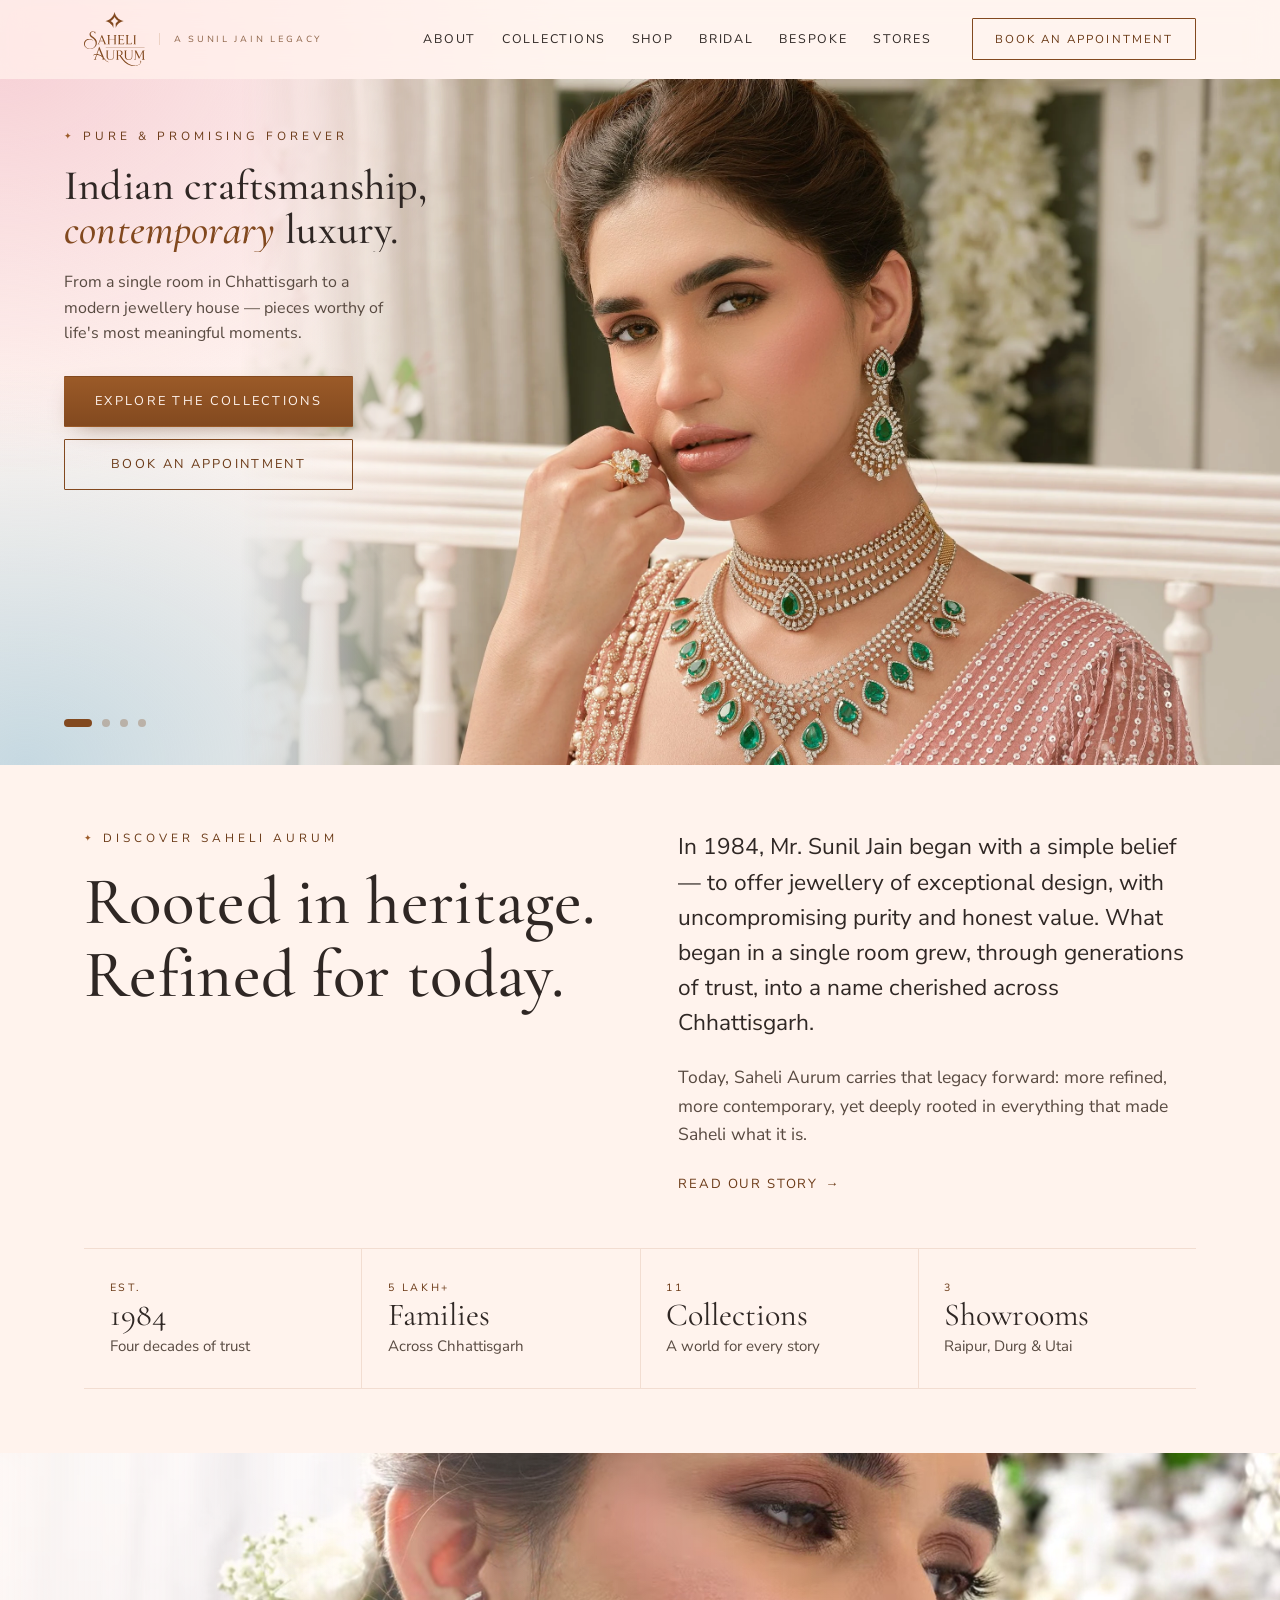
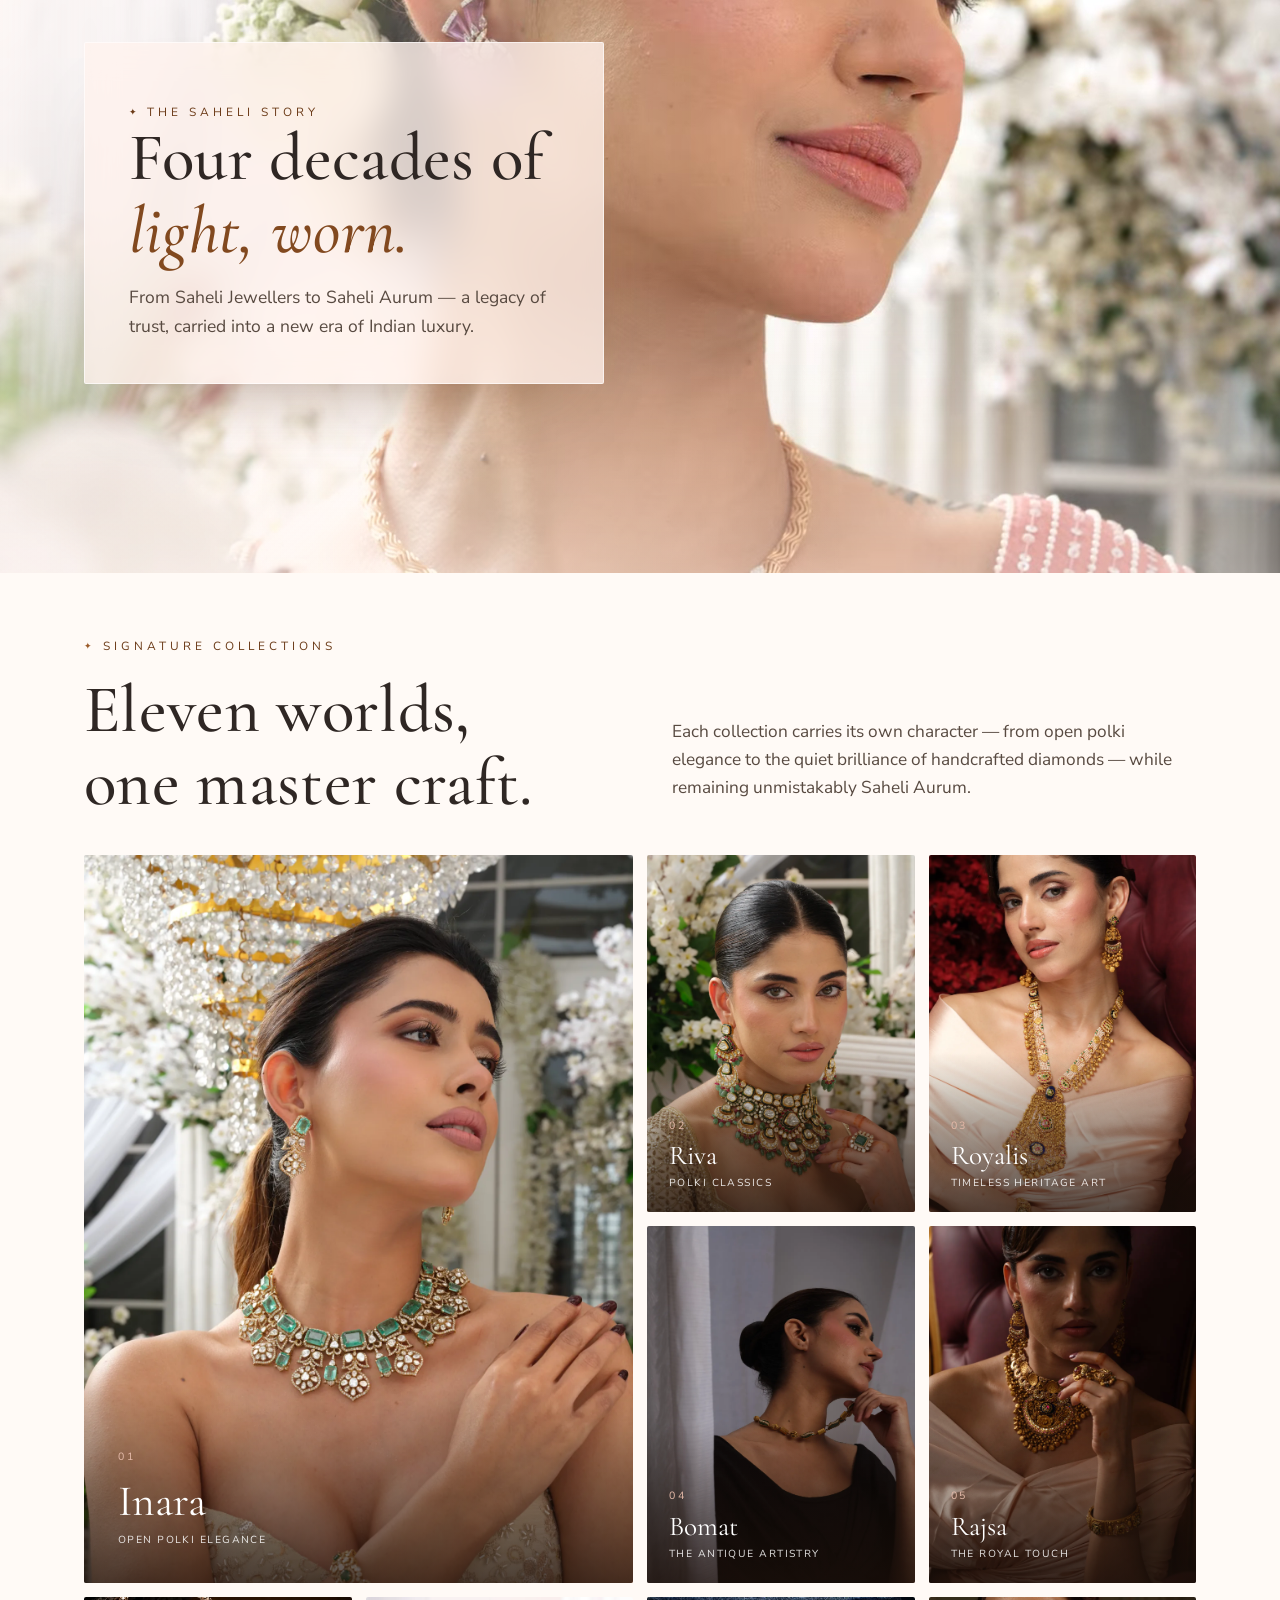
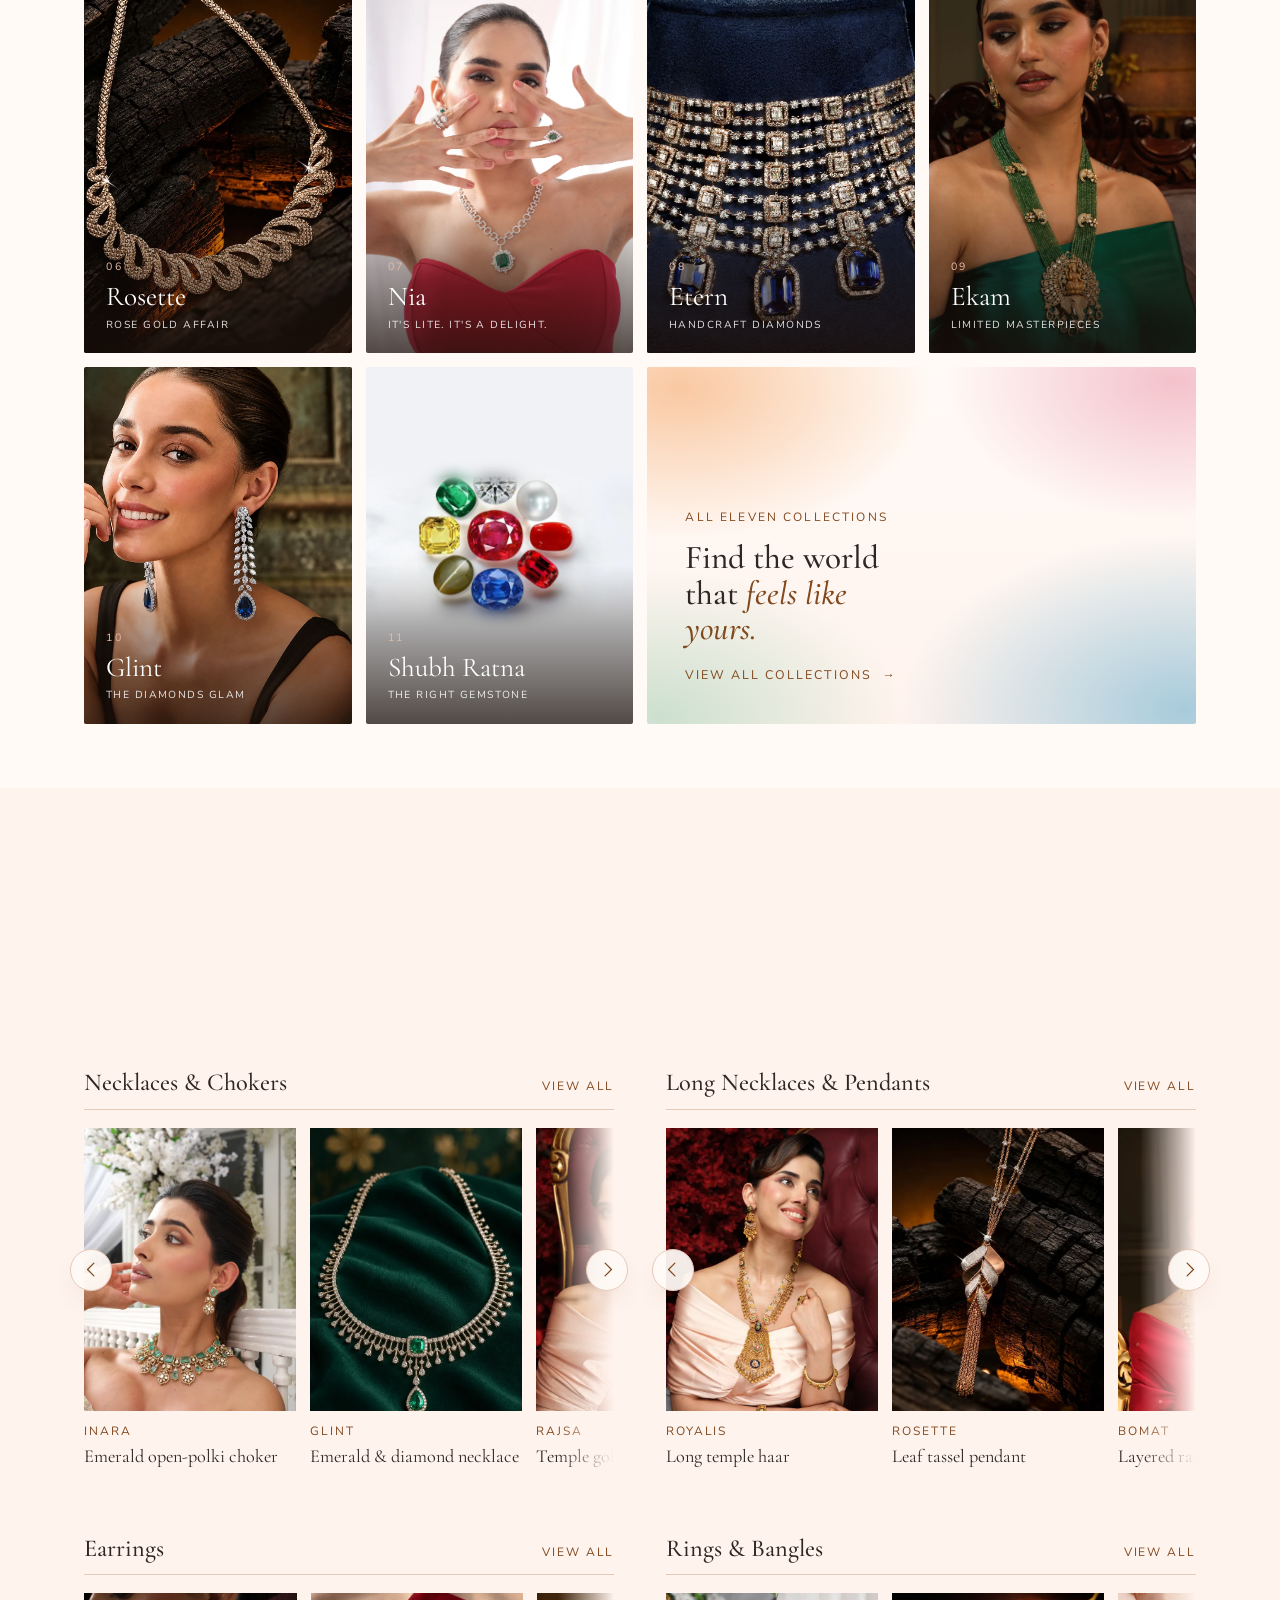
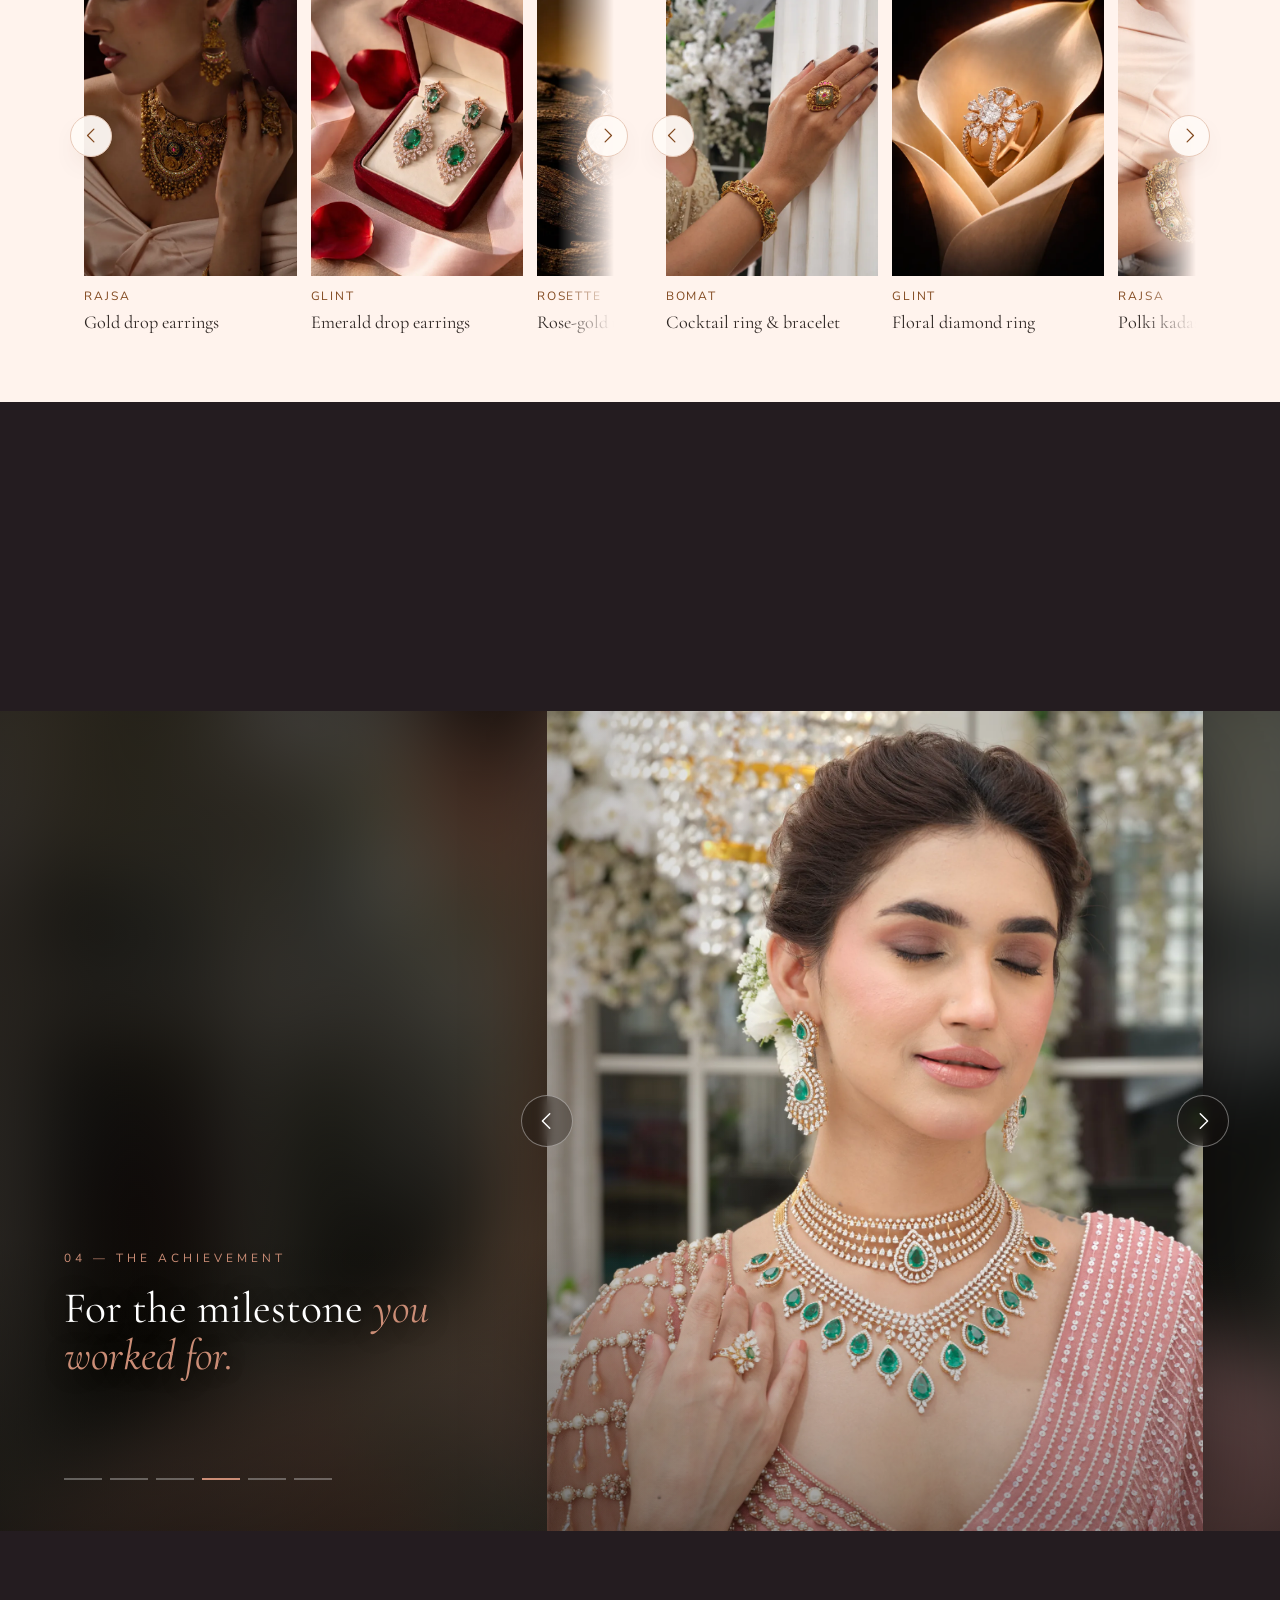
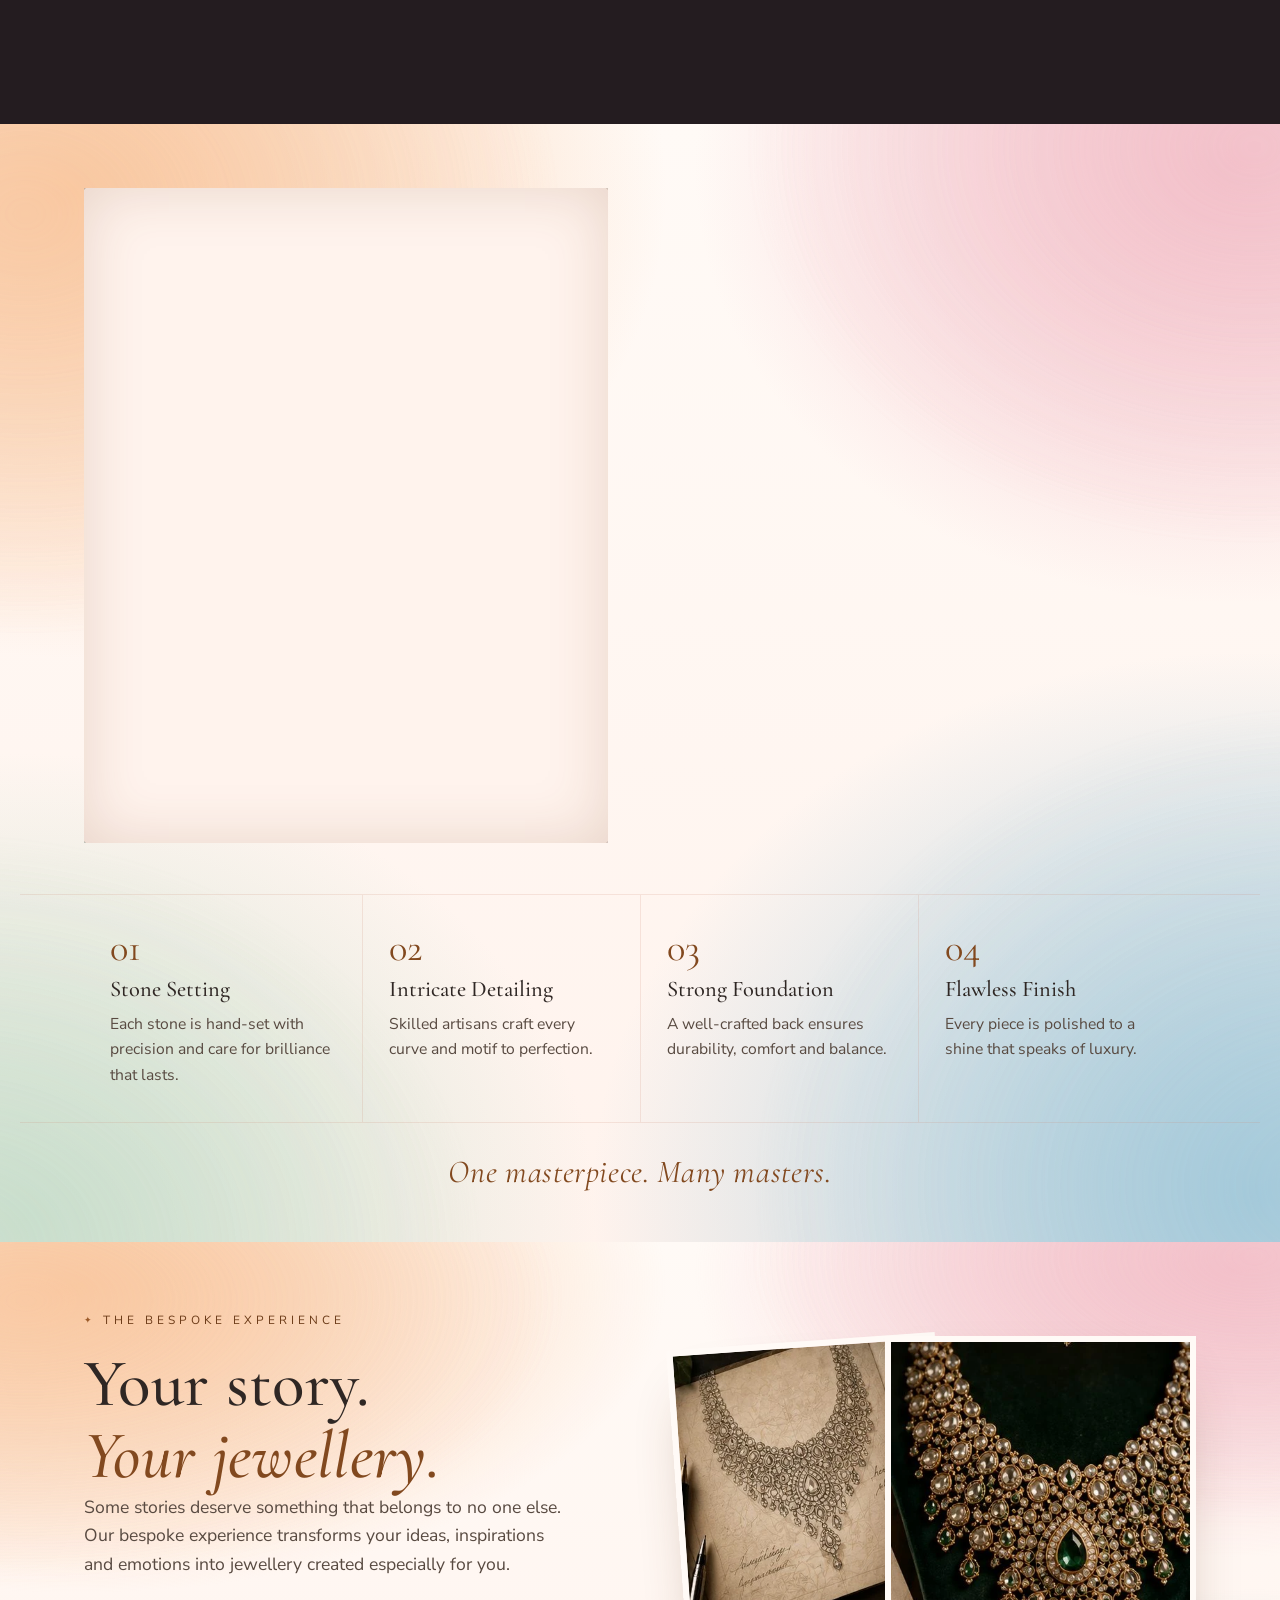
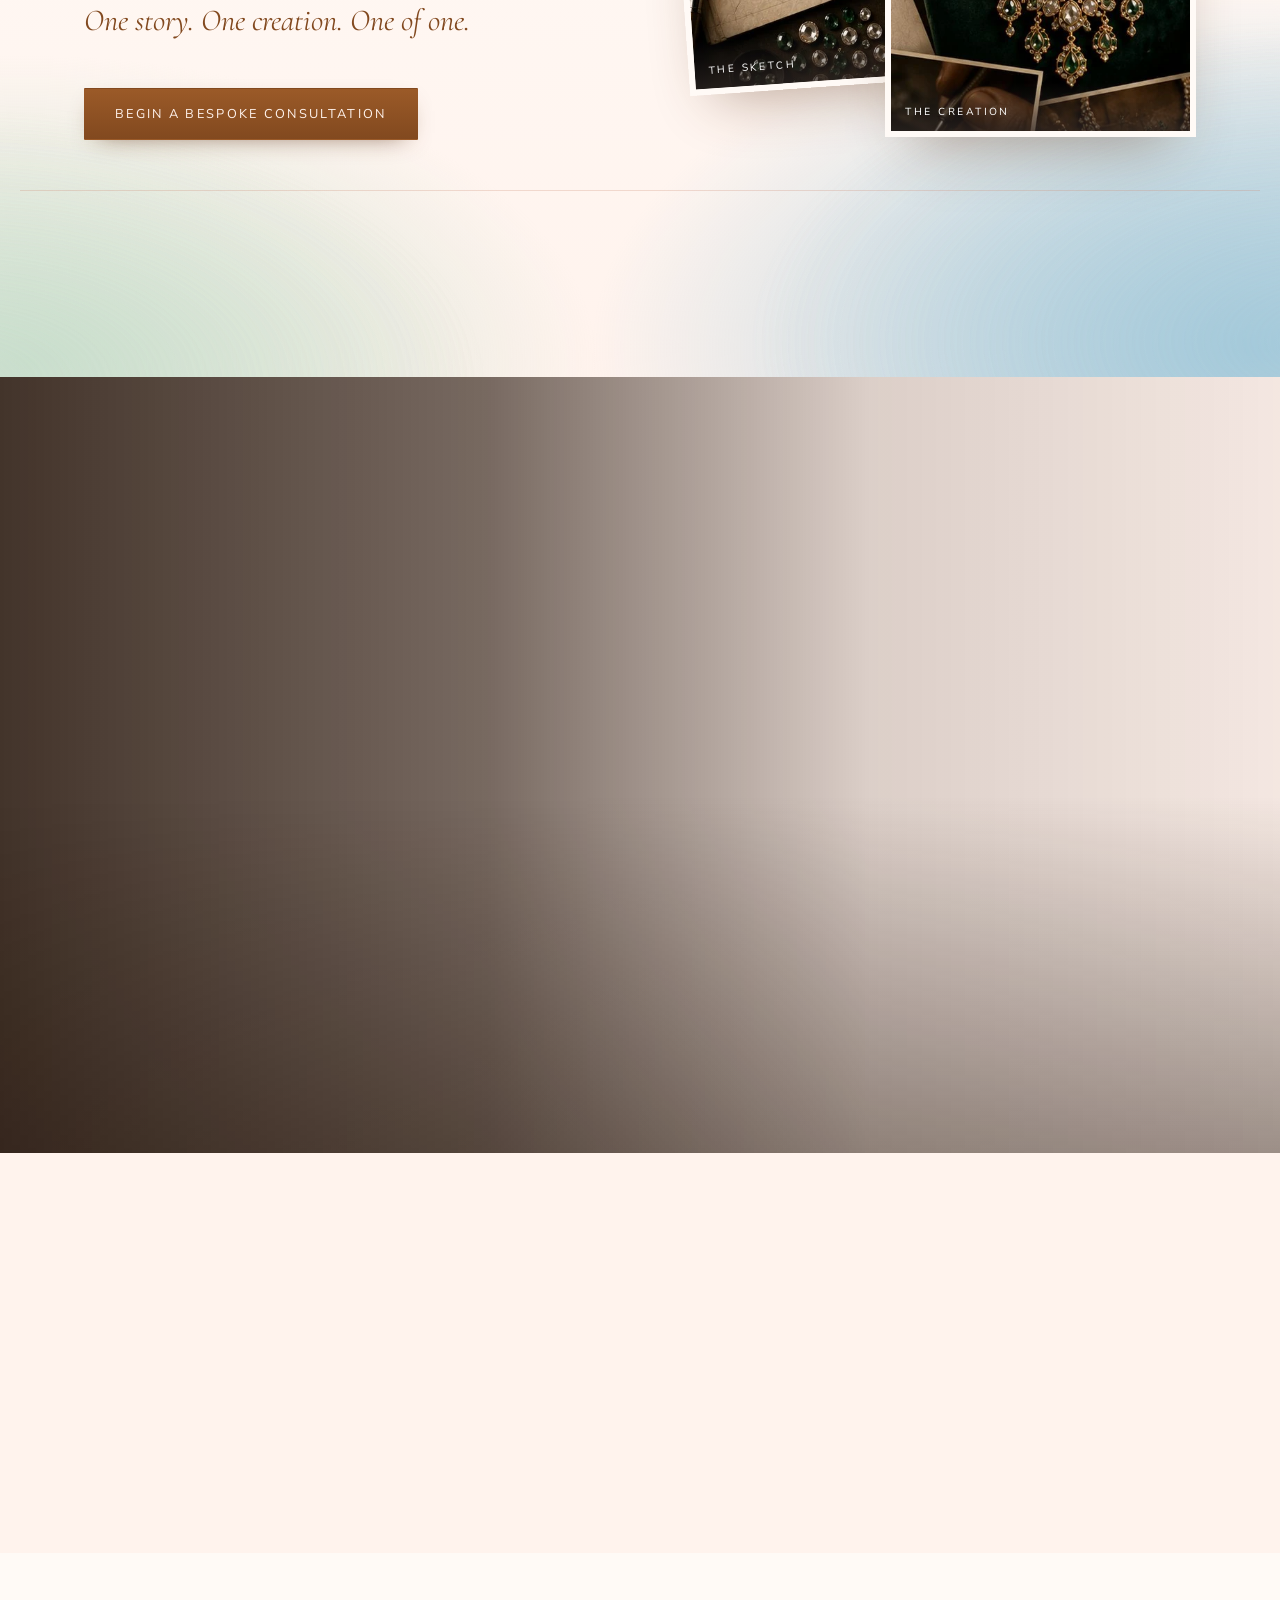
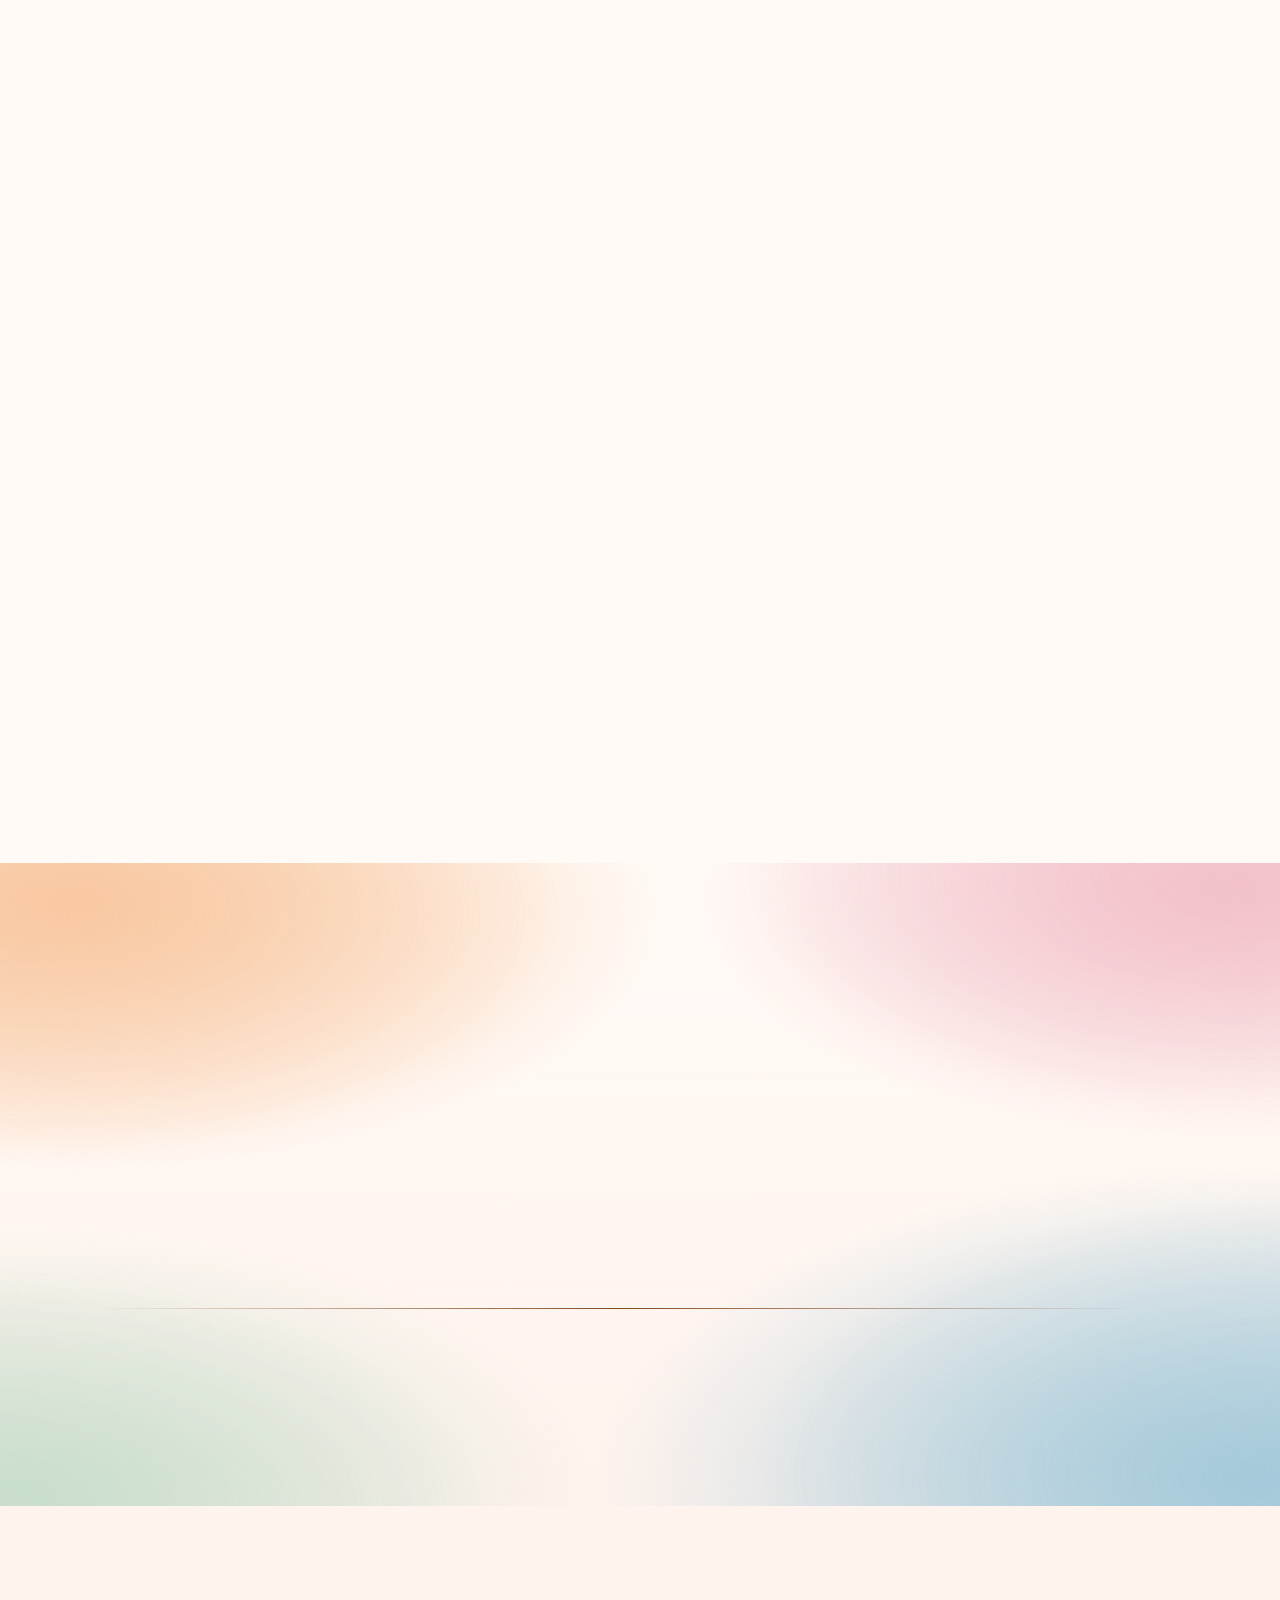
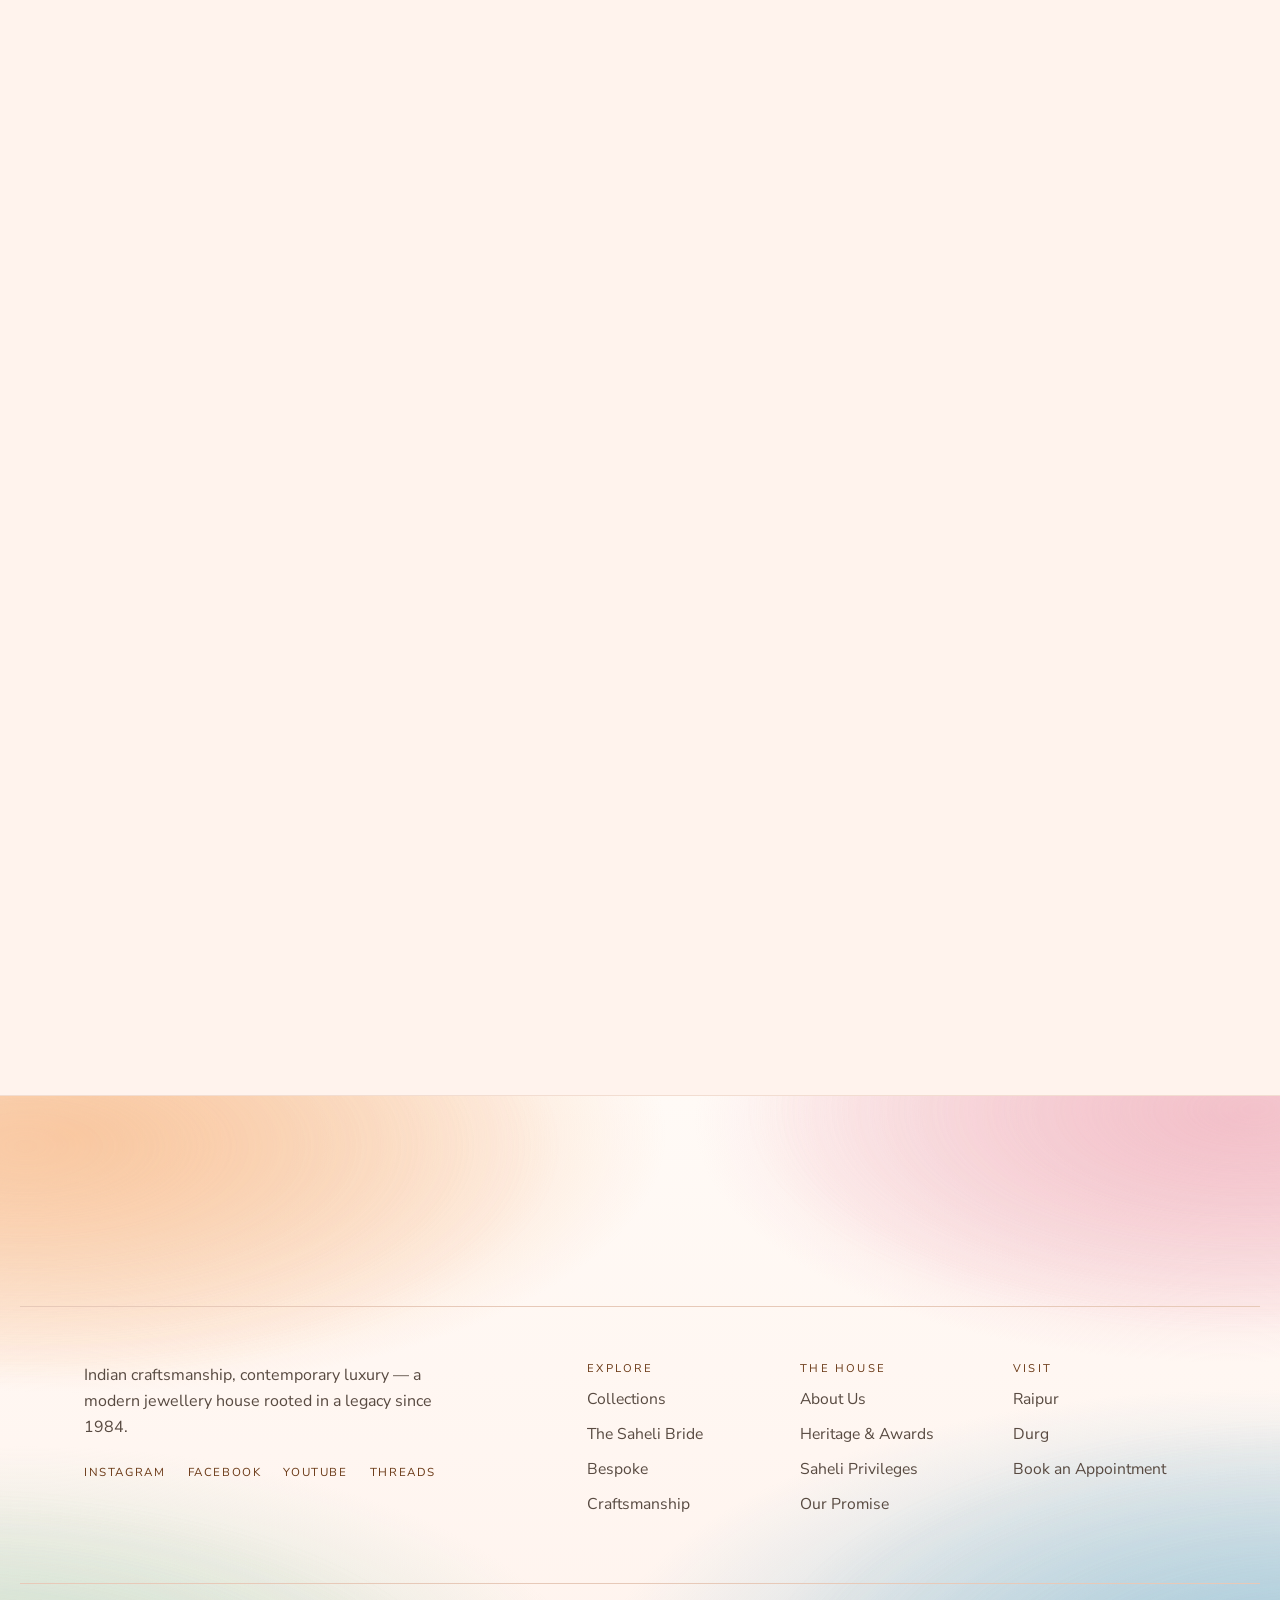
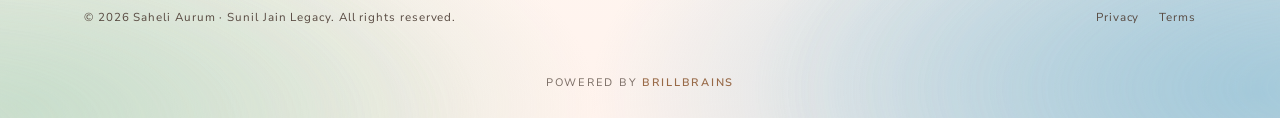
<file: index.html>
<!DOCTYPE html>
<html lang="en">
<head>
<meta charset="UTF-8" />
<meta name="viewport" content="width=device-width, initial-scale=1.0" />
<title>Saheli Aurum — Pure &amp; Promising Forever</title>
<meta name="description" content="Saheli Aurum is a modern jewellery house rooted in a legacy since 1984 — where Indian craftsmanship meets contemporary luxury. Polki, diamond, gold, gemstone and bespoke jewellery. Raipur, Durg &amp; Utai." />
<link rel="icon" type="image/svg+xml" href="assets/img/favicon.svg?v=31" />
<meta name="theme-color" content="#fff3ed" />
<link rel="preconnect" href="https://fonts.googleapis.com" />
<link rel="preconnect" href="https://fonts.gstatic.com" crossorigin />
<link href="https://fonts.googleapis.com/css2?family=Cormorant+Garamond:ital,wght@0,400;0,500;0,600;1,400;1,500&family=Nunito+Sans:ital,opsz,wght@0,6..12,300;0,6..12,400;0,6..12,600;0,6..12,700;1,6..12,400&display=swap" rel="stylesheet" />
<link rel="preload" as="image" href="assets/img/hero_model.webp" fetchpriority="high" />
<link rel="stylesheet" href="assets/css/styles.css?v=31" />
<link rel="stylesheet" href="assets/css/atelier.css?v=31" />
<script src="assets/js/theme.js?v=31"></script>
</head>
<body>

<!-- TOP BAR (fixed) -->
<div class="topbar" id="topbar">
<!-- HEADER -->
<header class="site-header" id="siteHeader">
  <div class="wrap site-header__inner">
    <button class="nav-toggle" id="navToggle" aria-label="Open menu" aria-expanded="false">
      <span></span><span></span><span></span>
    </button>

    <a class="brand" href="/" aria-label="Saheli Aurum home">
      <img class="brand__logo" src="assets/img/logo-stack.svg?v=31" alt="Saheli Aurum" width="61" height="54" />
      <span class="brand__legacy">A&nbsp;Sunil&nbsp;Jain&nbsp;Legacy</span>
    </a>

    <nav class="nav" id="primaryNav" aria-label="Primary">
      <a href="about">About</a>
      <a href="collections">Collections</a>
      <a href="shop">Shop</a>
      <a href="bridal">Bridal</a>
      <a href="bespoke">Bespoke</a>
      <a href="stores">Stores</a>
    </nav>

    <div class="site-header__cta">
        <a class="btn btn--outline btn--sm" href="stores#appointment">Book an Appointment</a>
    </div>
  </div>
</header>
</div><!-- /topbar -->

<main id="top">

  <!-- HERO: a four-slide show, each slide a whole landscape photograph with its own story -->
  <section class="hero" id="hero" data-hero-slider aria-roledescription="carousel" aria-label="Saheli Aurum highlights">
    <div class="hero__slides" aria-live="off">

      <div class="hero__slide is-active" role="group" aria-roledescription="slide" aria-label="1 of 4: Diamonds and emeralds">
        <div class="hero__copy">
          <p class="eyebrow hero__eyebrow reveal">Pure &amp; Promising Forever</p>
          <h1 class="hero__title lines">
            <span class="ln"><span>Indian craftsmanship,</span></span>
            <span class="ln"><span><em>contemporary</em> luxury.</span></span>
          </h1>
          <p class="hero__lede reveal">From a single room in Chhattisgarh to a modern jewellery house — pieces worthy of life's most meaningful moments.</p>
          <div class="hero__actions reveal">
            <a class="btn btn--gold" href="collections">Explore the Collections</a>
            <a class="btn btn--outline" href="stores#appointment">Book an Appointment</a>
          </div>
        </div>
        <div class="hero__media">
          <img src="assets/img/hero_model.webp" alt="A Saheli Aurum model wearing a diamond and emerald bridal necklace set" fetchpriority="high" width="2400" height="1584" />
        </div>
      </div>

      <div class="hero__slide" role="group" aria-roledescription="slide" aria-label="2 of 4: The Saheli Bride">
        <div class="hero__copy">
          <p class="eyebrow hero__eyebrow reveal">The Saheli Bride · Riva</p>
          <h2 class="hero__title lines">
            <span class="ln"><span>Uncut polki,</span></span>
            <span class="ln"><span><em>made for vows.</em></span></span>
          </h2>
          <p class="hero__lede reveal">Layered polki chokers and chandbalis from Riva — bridal classics, styled for every ceremony from roka to reception.</p>
          <div class="hero__actions reveal">
            <a class="btn btn--gold" href="bridal">Enter the Bridal World</a>
            <a class="btn btn--outline" href="stores#appointment">Book an Appointment</a>
          </div>
        </div>
        <div class="hero__media">
          <img data-src="assets/img/hero-riva.webp" data-srcset="assets/img/hero-riva-1200.webp 1200w, assets/img/hero-riva.webp 2400w" sizes="(max-width: 1023px) 100vw, 84vw" alt="A bride in Riva's layered polki choker, chandbali earrings and emerald ring, her dupatta drawn over her hair" width="2400" height="1584" decoding="async" />
        </div>
      </div>

      <div class="hero__slide" role="group" aria-roledescription="slide" aria-label="3 of 4: Saheli means friend">
        <div class="hero__copy">
          <p class="eyebrow hero__eyebrow reveal">Saheli Means Friend</p>
          <h2 class="hero__title lines">
            <span class="ln"><span>For the one who</span></span>
            <span class="ln"><span><em>stands beside you.</em></span></span>
          </h2>
          <p class="hero__lede reveal">A house named for the people who celebrate with you. Find a piece for your saheli — or come in and choose side by side.</p>
          <div class="hero__actions reveal">
            <a class="btn btn--gold" href="#pieces">Find a Gift</a>
            <a class="btn btn--outline" href="stores#appointment">Book an Appointment</a>
          </div>
        </div>
        <div class="hero__media">
          <img data-src="assets/img/hero-saheli.webp" data-srcset="assets/img/hero-saheli-1200.webp 1200w, assets/img/hero-saheli.webp 2400w" sizes="(max-width: 1023px) 100vw, 84vw" alt="Two friends laughing together, one in a diamond and emerald necklace, the other in a polki bridal choker" width="2400" height="1584" decoding="async" />
        </div>
      </div>

      <div class="hero__slide hero__slide--deep" role="group" aria-roledescription="slide" aria-label="4 of 4: Heritage gold">
        <div class="hero__copy">
          <p class="eyebrow hero__eyebrow reveal">Heritage Gold · Rajsa</p>
          <h2 class="hero__title lines">
            <span class="ln"><span>Temple gold,</span></span>
            <span class="ln"><span><em>worn like a crown.</em></span></span>
          </h2>
          <p class="hero__lede reveal">Hand-finished temple work in warm antique gold — made for the celebrations that fill a whole house.</p>
          <div class="hero__actions reveal">
            <a class="btn btn--gold" href="collections#rajsa">Discover Rajsa</a>
            <a class="btn btn--outline" href="stores#appointment">Book an Appointment</a>
          </div>
        </div>
        <div class="hero__media">
          <img data-src="assets/img/hero-rajsa.webp" data-srcset="assets/img/hero-rajsa-1200.webp 1200w, assets/img/hero-rajsa.webp 2400w" sizes="(max-width: 1023px) 100vw, 84vw" alt="A model in Rajsa's temple gold necklace and gold chandbali earrings against a tufted rose-coloured chair" width="2400" height="1584" decoding="async" />
        </div>
      </div>
    </div>

    <div class="hero__dots" role="group" aria-label="Choose a slide">
      <button type="button" aria-label="Slide 1: Diamonds and emeralds" aria-current="true"></button>
      <button type="button" aria-label="Slide 2: The Saheli Bride"></button>
      <button type="button" aria-label="Slide 3: Saheli means friend"></button>
      <button type="button" aria-label="Slide 4: Heritage gold"></button>
    </div>
  </section>

  <!-- DISCOVER / BRAND ESSENCE -->
  <section class="discover section" id="discover">
    <div class="wrap discover__grid">
      <div class="discover__intro reveal reveal--left">
        <p class="eyebrow">Discover Saheli Aurum</p>
        <h2 class="display">Rooted in heritage.<br />Refined for today.</h2>
      </div>
      <div class="discover__body reveal reveal--right">
        <p class="lede">In 1984, Mr. Sunil Jain began with a simple belief — to offer jewellery of exceptional design, with uncompromising purity and honest value. What began in a single room grew, through generations of trust, into a name cherished across Chhattisgarh.</p>
        <p>Today, Saheli Aurum carries that legacy forward: more refined, more contemporary, yet deeply rooted in everything that made Saheli what it is.</p>
        <a class="link-arrow" href="about">Read our story <span aria-hidden="true">→</span></a>
      </div>
    </div>
    <div class="wrap">
      <ul class="essence stagger">
        <li><span class="essence__k">Est.</span><span class="essence__v">1984</span><span class="essence__l">Four decades of trust</span></li>
        <li><span class="essence__k">5 Lakh+</span><span class="essence__v">Families</span><span class="essence__l">Across Chhattisgarh</span></li>
        <li><span class="essence__k">11</span><span class="essence__v">Collections</span><span class="essence__l">A world for every story</span></li>
        <li><span class="essence__k">3</span><span class="essence__v">Showrooms</span><span class="essence__l">Raipur, Durg &amp; Utai</span></li>
      </ul>
    </div>
  </section>

  <!-- BRAND FILM -->
  <section class="filmband" id="film" aria-label="The Saheli story in motion">
    <div class="filmband__media">
      <video autoplay muted loop playsinline preload="metadata" poster="assets/video/brand-film-poster.webp?v=31">
        <source src="assets/video/brand-film.webm?v=31" type="video/webm" />
        <source src="assets/video/brand-film.mp4?v=31" type="video/mp4" />
      </video>
      <div class="filmband__stills" aria-hidden="true"><img data-src="assets/img/film/f1.webp" alt="" /><img data-src="assets/img/film/f2.webp" alt="" /><img data-src="assets/img/film/f3.webp" alt="" /><img data-src="assets/img/film/f4.webp" alt="" /><img data-src="assets/img/film/f5.webp" alt="" /><img data-src="assets/img/film/f6.webp" alt="" /><img data-src="assets/img/film/f7.webp" alt="" /><img data-src="assets/img/film/f8.webp" alt="" /></div>
      <div class="filmband__scrim"></div>
    </div>
    <div class="filmband__inner">
      <div class="filmband__plate reveal reveal--left">
        <p class="eyebrow">The Saheli Story</p>
        <h2 class="display">Four decades of<br /><em>light, worn.</em></h2>
        <p>From Saheli Jewellers to Saheli Aurum — a legacy of trust, carried into a new era of Indian luxury.</p>
      </div>
    </div>
  </section>

  <!-- COLLECTIONS -->
  <section class="collections section section--tint" id="collections">
    <div class="wrap collections__head">
      <div class="reveal">
        <p class="eyebrow">Signature Collections</p>
        <h2 class="display">Eleven worlds,<br />one master craft.</h2>
      </div>
      <p class="collections__sub reveal">Each collection carries its own character — from open polki elegance to the quiet brilliance of handcrafted diamonds — while remaining unmistakably Saheli Aurum.</p>
    </div>

    <div class="wrap colgrid stagger">
      <a class="colgrid__item colgrid__item--feature sheen" href="collections#inara">
        <img src="assets/img/collections/inara-hero.webp" alt="Inara open polki jewellery" loading="lazy" />
        <span class="colgrid__cap"><span class="colgrid__no">01</span><span class="colgrid__name">Inara</span><span class="colgrid__tag">Open Polki Elegance</span></span>
      </a>
      <a class="colgrid__item sheen" href="collections#riva">
        <img src="assets/img/collections/riva-hero.webp" alt="Riva polki classics" loading="lazy" />
        <span class="colgrid__cap"><span class="colgrid__no">02</span><span class="colgrid__name">Riva</span><span class="colgrid__tag">Polki Classics</span></span>
      </a>
      <a class="colgrid__item sheen" href="collections#royalis">
        <img src="assets/img/collections/royalis-hero.webp" alt="Royalis heritage gold" loading="lazy" />
        <span class="colgrid__cap"><span class="colgrid__no">03</span><span class="colgrid__name">Royalis</span><span class="colgrid__tag">Timeless Heritage Art</span></span>
      </a>
      <a class="colgrid__item sheen" href="collections#bomat">
        <img src="assets/img/collections/bomat-hero.webp" alt="Bomat antique artistry" loading="lazy" />
        <span class="colgrid__cap"><span class="colgrid__no">04</span><span class="colgrid__name">Bomat</span><span class="colgrid__tag">The Antique Artistry</span></span>
      </a>
      <a class="colgrid__item sheen" href="collections#rajsa">
        <img src="assets/img/collections/rajasa-hero.webp" alt="Rajsa royal gold" loading="lazy" />
        <span class="colgrid__cap"><span class="colgrid__no">05</span><span class="colgrid__name">Rajsa</span><span class="colgrid__tag">The Royal Touch</span></span>
      </a>
      <a class="colgrid__item sheen" href="collections#rosette">
        <img src="assets/img/collections/rosette-hero.webp" alt="Rosette rose gold" loading="lazy" />
        <span class="colgrid__cap"><span class="colgrid__no">06</span><span class="colgrid__name">Rosette</span><span class="colgrid__tag">Rose Gold Affair</span></span>
      </a>
      <a class="colgrid__item sheen" href="collections#nia">
        <img src="assets/img/collections/nia-hero.webp" alt="Nia light diamonds" loading="lazy" />
        <span class="colgrid__cap"><span class="colgrid__no">07</span><span class="colgrid__name">Nia</span><span class="colgrid__tag">It's Lite. It's a Delight.</span></span>
      </a>
      <a class="colgrid__item sheen" href="collections#etern">
        <img src="assets/img/collections/etern-hero.webp" alt="Etern handcrafted diamonds" loading="lazy" />
        <span class="colgrid__cap"><span class="colgrid__no">08</span><span class="colgrid__name">Etern</span><span class="colgrid__tag">Handcraft Diamonds</span></span>
      </a>
      <a class="colgrid__item sheen" href="collections#ekam">
        <img src="assets/img/collections/ekam-hero.webp" alt="Ekam limited masterpieces" loading="lazy" />
        <span class="colgrid__cap"><span class="colgrid__no">09</span><span class="colgrid__name">Ekam</span><span class="colgrid__tag">Limited Masterpieces</span></span>
      </a>
      <a class="colgrid__item sheen" href="collections#glint">
        <img src="assets/img/collections/glint-hero.webp" alt="Glint diamond glam" loading="lazy" />
        <span class="colgrid__cap"><span class="colgrid__no">10</span><span class="colgrid__name">Glint</span><span class="colgrid__tag">The Diamonds Glam</span></span>
      </a>
      <a class="colgrid__item sheen" href="collections#shubh-ratna">
        <img src="assets/img/shubh_ratna.webp" alt="Shubh Ratna gemstone jewellery" loading="lazy" />
        <span class="colgrid__cap"><span class="colgrid__no">11</span><span class="colgrid__name">Shubh Ratna</span><span class="colgrid__tag">The Right Gemstone</span></span>
      </a>
      <!-- closes the last row, so the grid ends square at every width -->
      <a class="colgrid__more" href="collections">
        <span class="colgrid__more-k">All eleven collections</span>
        <span class="colgrid__more-t">Find the world that <em>feels like yours.</em></span>
        <span class="colgrid__more-cta">View all collections <span aria-hidden="true">→</span></span>
      </a>
    </div>
  </section>

  <!-- SHOP BY PIECE: four self-running sliders, one per kind of piece, pieces drawn from across the collections -->
  <section class="pieces section" id="pieces" aria-labelledby="piecesTitle">
    <div class="wrap collections__head">
      <div class="reveal">
        <p class="eyebrow">Shop by Piece</p>
        <h2 class="display" id="piecesTitle">Find it by<br /><em>what you'll wear.</em></h2>
      </div>
      <div class="reveal">
        <p class="collections__sub">Necklaces, haars, earrings, rings and bangles — gold, polki and diamond pieces from across the house, each slider moving at its own pace.</p>
      </div>
    </div>

    <div class="wrap pieces__grid">
      <div class="prail" data-prail data-dir="1" role="region" aria-roledescription="carousel" aria-label="Necklaces and chokers">
        <div class="prail__head"><h3 class="prail__title">Necklaces &amp; Chokers</h3><a class="prail__all" href="shop#jewellery">View all</a></div>
        <div class="prail__view">
          <button class="gnav gnav--prev" type="button" aria-label="Previous necklaces"><svg viewBox="0 0 24 24" aria-hidden="true"><path d="M15 4l-8 8 8 8" fill="none" stroke="currentColor" stroke-width="1.6" stroke-linecap="round" stroke-linejoin="round"/></svg></button>
          <ul class="prail__track">
            <li class="pcard"><a href="collections#inara"><span class="pcard__img"><img src="assets/img/pieces/neck-inara.webp" alt="Emerald open-polki choker from the Inara collection" loading="lazy" width="600" height="800" /></span><span class="pcard__meta"><span class="pcard__col">Inara</span><span class="pcard__name">Emerald open-polki choker</span></span></a></li>
            <li class="pcard"><a href="collections#glint"><span class="pcard__img"><img src="assets/img/pieces/neck-glint-velvet.webp" alt="Emerald and diamond necklace from the Glint collection" loading="lazy" width="600" height="800" /></span><span class="pcard__meta"><span class="pcard__col">Glint</span><span class="pcard__name">Emerald &amp; diamond necklace</span></span></a></li>
            <li class="pcard"><a href="collections#rajsa"><span class="pcard__img"><img src="assets/img/pieces/neck-rajsa-choker.webp" alt="Temple gold choker from the Rajsa collection" loading="lazy" width="600" height="800" /></span><span class="pcard__meta"><span class="pcard__col">Rajsa</span><span class="pcard__name">Temple gold choker</span></span></a></li>
            <li class="pcard"><a href="collections#glint"><span class="pcard__img"><img src="assets/img/pieces/neck-glint-layered.webp" alt="Layered diamond necklace from the Glint collection" loading="lazy" width="600" height="800" /></span><span class="pcard__meta"><span class="pcard__col">Glint</span><span class="pcard__name">Layered diamond necklace</span></span></a></li>
            <li class="pcard"><a href="collections#riva"><span class="pcard__img"><img src="assets/img/pieces/neck-riva.webp" alt="Polki bridal choker from the Riva collection" loading="lazy" width="600" height="800" /></span><span class="pcard__meta"><span class="pcard__col">Riva</span><span class="pcard__name">Polki bridal choker</span></span></a></li>
            <li class="pcard"><a href="shop#jewellery"><span class="pcard__img"><img src="assets/img/pieces/neck-yellow.webp" alt="Filigree yellow gold necklace" loading="lazy" width="600" height="800" /></span><span class="pcard__meta"><span class="pcard__col">Yellow Gold</span><span class="pcard__name">Filigree necklace</span></span></a></li>
            <li class="pcard"><a href="collections#bomat"><span class="pcard__img"><img src="assets/img/pieces/neck-bomat.webp" alt="Gemstone antique gold necklace from the Bomat collection" loading="lazy" width="600" height="800" /></span><span class="pcard__meta"><span class="pcard__col">Bomat</span><span class="pcard__name">Gemstone antique necklace</span></span></a></li>
            <li class="pcard"><a href="collections#rajsa"><span class="pcard__img"><img src="assets/img/pieces/neck-rajsa-bridal.webp" alt="Bridal gold necklace from the Rajsa collection" loading="lazy" width="600" height="800" /></span><span class="pcard__meta"><span class="pcard__col">Rajsa</span><span class="pcard__name">Bridal gold necklace</span></span></a></li>
          </ul>
          <button class="gnav gnav--next" type="button" aria-label="Next necklaces"><svg viewBox="0 0 24 24" aria-hidden="true"><path d="M9 4l8 8-8 8" fill="none" stroke="currentColor" stroke-width="1.6" stroke-linecap="round" stroke-linejoin="round"/></svg></button>
        </div>
      </div>

      <div class="prail" data-prail data-dir="-1" role="region" aria-roledescription="carousel" aria-label="Long necklaces and pendants">
        <div class="prail__head"><h3 class="prail__title">Long Necklaces &amp; Pendants</h3><a class="prail__all" href="shop#jewellery">View all</a></div>
        <div class="prail__view">
          <button class="gnav gnav--prev" type="button" aria-label="Previous long necklaces"><svg viewBox="0 0 24 24" aria-hidden="true"><path d="M15 4l-8 8 8 8" fill="none" stroke="currentColor" stroke-width="1.6" stroke-linecap="round" stroke-linejoin="round"/></svg></button>
          <ul class="prail__track">
            <li class="pcard"><a href="collections#royalis"><span class="pcard__img"><img src="assets/img/pieces/long-royalis-haar.webp" alt="Long temple gold haar from the Royalis collection" loading="lazy" width="600" height="800" /></span><span class="pcard__meta"><span class="pcard__col">Royalis</span><span class="pcard__name">Long temple haar</span></span></a></li>
            <li class="pcard"><a href="collections#rosette"><span class="pcard__img"><img src="assets/img/pieces/long-rosette-tassel.webp" alt="Rose gold leaf tassel pendant from the Rosette collection" loading="lazy" width="600" height="800" /></span><span class="pcard__meta"><span class="pcard__col">Rosette</span><span class="pcard__name">Leaf tassel pendant</span></span></a></li>
            <li class="pcard"><a href="collections#bomat"><span class="pcard__img"><img src="assets/img/pieces/long-bomat-rani.webp" alt="Layered gold rani haar from the Bomat collection" loading="lazy" width="600" height="800" /></span><span class="pcard__meta"><span class="pcard__col">Bomat</span><span class="pcard__name">Layered rani haar</span></span></a></li>
            <li class="pcard"><a href="collections#ekam"><span class="pcard__img"><img src="assets/img/pieces/long-ekam-peacock.webp" alt="Pink stone pendant necklace from the Ekam collection" loading="lazy" width="600" height="800" /></span><span class="pcard__meta"><span class="pcard__col">Ekam</span><span class="pcard__name">Pink stone pendant</span></span></a></li>
            <li class="pcard"><a href="collections#royalis"><span class="pcard__img"><img src="assets/img/pieces/long-royalis-temple.webp" alt="Temple pendant haar from the Royalis collection" loading="lazy" width="600" height="800" /></span><span class="pcard__meta"><span class="pcard__col">Royalis</span><span class="pcard__name">Temple pendant haar</span></span></a></li>
            <li class="pcard"><a href="collections#rosette"><span class="pcard__img"><img src="assets/img/pieces/long-rosette-knot.webp" alt="Rose gold knot pendant from the Rosette collection" loading="lazy" width="600" height="800" /></span><span class="pcard__meta"><span class="pcard__col">Rosette</span><span class="pcard__name">Knot pendant</span></span></a></li>
            <li class="pcard"><a href="collections#ekam"><span class="pcard__img"><img src="assets/img/pieces/long-ekam-haar.webp" alt="Emerald bead haar from the Ekam collection" loading="lazy" width="600" height="800" /></span><span class="pcard__meta"><span class="pcard__col">Ekam</span><span class="pcard__name">Emerald bead haar</span></span></a></li>
            <li class="pcard"><a href="collections#bomat"><span class="pcard__img"><img src="assets/img/pieces/long-bomat-chain.webp" alt="Beaded antique gold chain from the Bomat collection" loading="lazy" width="600" height="800" /></span><span class="pcard__meta"><span class="pcard__col">Bomat</span><span class="pcard__name">Beaded gold chain</span></span></a></li>
          </ul>
          <button class="gnav gnav--next" type="button" aria-label="Next long necklaces"><svg viewBox="0 0 24 24" aria-hidden="true"><path d="M9 4l8 8-8 8" fill="none" stroke="currentColor" stroke-width="1.6" stroke-linecap="round" stroke-linejoin="round"/></svg></button>
        </div>
      </div>

      <div class="prail" data-prail data-dir="-1" role="region" aria-roledescription="carousel" aria-label="Earrings">
        <div class="prail__head"><h3 class="prail__title">Earrings</h3><a class="prail__all" href="shop#jewellery">View all</a></div>
        <div class="prail__view">
          <button class="gnav gnav--prev" type="button" aria-label="Previous earrings"><svg viewBox="0 0 24 24" aria-hidden="true"><path d="M15 4l-8 8 8 8" fill="none" stroke="currentColor" stroke-width="1.6" stroke-linecap="round" stroke-linejoin="round"/></svg></button>
          <ul class="prail__track">
            <li class="pcard"><a href="collections#rajsa"><span class="pcard__img"><img src="assets/img/pieces/ear-rajsa.webp" alt="Gold drop earrings from the Rajsa collection" loading="lazy" width="600" height="800" /></span><span class="pcard__meta"><span class="pcard__col">Rajsa</span><span class="pcard__name">Gold drop earrings</span></span></a></li>
            <li class="pcard"><a href="collections#glint"><span class="pcard__img"><img src="assets/img/pieces/ear-glint-box.webp" alt="Emerald drop earrings from the Glint collection" loading="lazy" width="600" height="800" /></span><span class="pcard__meta"><span class="pcard__col">Glint</span><span class="pcard__name">Emerald drop earrings</span></span></a></li>
            <li class="pcard"><a href="collections#rosette"><span class="pcard__img"><img src="assets/img/pieces/ear-rosette-drop.webp" alt="Rose gold teardrop earrings from the Rosette collection" loading="lazy" width="600" height="800" /></span><span class="pcard__meta"><span class="pcard__col">Rosette</span><span class="pcard__name">Rose-gold teardrops</span></span></a></li>
            <li class="pcard"><a href="collections#inara"><span class="pcard__img"><img src="assets/img/pieces/ear-inara.webp" alt="Open-polki drop earrings from the Inara collection" loading="lazy" width="600" height="800" /></span><span class="pcard__meta"><span class="pcard__col">Inara</span><span class="pcard__name">Open-polki drops</span></span></a></li>
            <li class="pcard"><a href="collections#glint"><span class="pcard__img"><img src="assets/img/pieces/ear-glint-baguette.webp" alt="Emerald baguette earrings from the Glint collection" loading="lazy" width="600" height="800" /></span><span class="pcard__meta"><span class="pcard__col">Glint</span><span class="pcard__name">Emerald baguette earrings</span></span></a></li>
            <li class="pcard"><a href="collections#bomat"><span class="pcard__img"><img src="assets/img/pieces/ear-bomat.webp" alt="Gemstone antique gold earrings from the Bomat collection" loading="lazy" width="600" height="800" /></span><span class="pcard__meta"><span class="pcard__col">Bomat</span><span class="pcard__name">Gemstone antique earrings</span></span></a></li>
            <li class="pcard"><a href="collections#rosette"><span class="pcard__img"><img src="assets/img/pieces/ear-rosette-leaf.webp" alt="Rose gold leaf tassel earrings from the Rosette collection" loading="lazy" width="600" height="800" /></span><span class="pcard__meta"><span class="pcard__col">Rosette</span><span class="pcard__name">Leaf tassel earrings</span></span></a></li>
            <li class="pcard"><a href="collections#glint"><span class="pcard__img"><img src="assets/img/pieces/ear-glint-pear.webp" alt="Emerald pear earrings from the Glint collection" loading="lazy" width="600" height="800" /></span><span class="pcard__meta"><span class="pcard__col">Glint</span><span class="pcard__name">Emerald pear earrings</span></span></a></li>
            <li class="pcard"><a href="shop#jewellery"><span class="pcard__img"><img src="assets/img/pieces/ear-yellow.webp" alt="Filigree yellow gold earrings" loading="lazy" width="600" height="800" /></span><span class="pcard__meta"><span class="pcard__col">Yellow Gold</span><span class="pcard__name">Filigree earrings</span></span></a></li>
          </ul>
          <button class="gnav gnav--next" type="button" aria-label="Next earrings"><svg viewBox="0 0 24 24" aria-hidden="true"><path d="M9 4l8 8-8 8" fill="none" stroke="currentColor" stroke-width="1.6" stroke-linecap="round" stroke-linejoin="round"/></svg></button>
        </div>
      </div>

      <div class="prail" data-prail data-dir="1" role="region" aria-roledescription="carousel" aria-label="Rings and bangles">
        <div class="prail__head"><h3 class="prail__title">Rings &amp; Bangles</h3><a class="prail__all" href="shop#jewellery">View all</a></div>
        <div class="prail__view">
          <button class="gnav gnav--prev" type="button" aria-label="Previous rings and bangles"><svg viewBox="0 0 24 24" aria-hidden="true"><path d="M15 4l-8 8 8 8" fill="none" stroke="currentColor" stroke-width="1.6" stroke-linecap="round" stroke-linejoin="round"/></svg></button>
          <ul class="prail__track">
            <li class="pcard"><a href="collections#bomat"><span class="pcard__img"><img src="assets/img/pieces/hand-bomat-ring.webp" alt="Cocktail ring and bracelet from the Bomat collection" loading="lazy" width="600" height="800" /></span><span class="pcard__meta"><span class="pcard__col">Bomat</span><span class="pcard__name">Cocktail ring &amp; bracelet</span></span></a></li>
            <li class="pcard"><a href="collections#glint"><span class="pcard__img"><img src="assets/img/pieces/hand-glint-lily.webp" alt="Floral diamond ring from the Glint collection" loading="lazy" width="600" height="800" /></span><span class="pcard__meta"><span class="pcard__col">Glint</span><span class="pcard__name">Floral diamond ring</span></span></a></li>
            <li class="pcard"><a href="collections#rajsa"><span class="pcard__img"><img src="assets/img/pieces/hand-rajsa-kada.webp" alt="Polki kadas from the Rajsa collection" loading="lazy" width="600" height="800" /></span><span class="pcard__meta"><span class="pcard__col">Rajsa</span><span class="pcard__name">Polki kadas</span></span></a></li>
            <li class="pcard"><a href="collections#glint"><span class="pcard__img"><img src="assets/img/pieces/hand-glint-bangle.webp" alt="Emerald eternity bangle from the Glint collection" loading="lazy" width="600" height="800" /></span><span class="pcard__meta"><span class="pcard__col">Glint</span><span class="pcard__name">Emerald eternity bangle</span></span></a></li>
            <li class="pcard"><a href="collections#riva"><span class="pcard__img"><img src="assets/img/pieces/hand-riva-bangles.webp" alt="Polki bangles from the Riva collection" loading="lazy" width="600" height="800" /></span><span class="pcard__meta"><span class="pcard__col">Riva</span><span class="pcard__name">Polki bangles</span></span></a></li>
            <li class="pcard"><a href="collections#glint"><span class="pcard__img"><img src="assets/img/pieces/hand-glint-solitaire.webp" alt="Solitaire diamond ring from the Glint collection" loading="lazy" width="600" height="800" /></span><span class="pcard__meta"><span class="pcard__col">Glint</span><span class="pcard__name">Solitaire ring</span></span></a></li>
            <li class="pcard"><a href="shop#jewellery"><span class="pcard__img"><img src="assets/img/pieces/hand-yellow-ring.webp" alt="Filigree yellow gold ring" loading="lazy" width="600" height="800" /></span><span class="pcard__meta"><span class="pcard__col">Yellow Gold</span><span class="pcard__name">Filigree ring</span></span></a></li>
            <li class="pcard"><a href="collections#glint"><span class="pcard__img"><img src="assets/img/pieces/hand-glint-cocktail.webp" alt="Diamond cocktail ring from the Glint collection" loading="lazy" width="600" height="800" /></span><span class="pcard__meta"><span class="pcard__col">Glint</span><span class="pcard__name">Diamond cocktail ring</span></span></a></li>
          </ul>
          <button class="gnav gnav--next" type="button" aria-label="Next rings and bangles"><svg viewBox="0 0 24 24" aria-hidden="true"><path d="M9 4l8 8-8 8" fill="none" stroke="currentColor" stroke-width="1.6" stroke-linecap="round" stroke-linejoin="round"/></svg></button>
        </div>
      </div>
    </div>
  </section>

  <!-- JEWELLERY FOR EVERY MOMENT (cinematic sticky sequence) -->
  <section class="moments" id="moments" aria-label="Jewellery for every moment">
    <div class="moments__intro section">
      <div class="wrap center">
        <p class="eyebrow eyebrow--light reveal">Jewellery for Every Moment</p>
        <h2 class="display display--light reveal">Because every story<br />has its jewel.</h2>
      </div>
    </div>

    <div class="moments__carousel" id="momentCarousel" role="region" aria-roledescription="carousel" aria-label="Jewellery for every moment" tabindex="0">
      <div class="moments__stage">
          <article class="mscene is-active" role="group" aria-roledescription="slide" aria-label="1 of 6: The Bride">
            <div class="mscene__media" style="--m:url('/assets/img/moment_bride_riva.webp')"></div>
            <div class="mscene__vin"></div>
            <div class="mscene__copy"><span class="mscene__no">01 — The Bride</span><p>For the day that <em>changes everything.</em></p></div>
          </article>
          <article class="mscene" role="group" aria-roledescription="slide" aria-label="2 of 6: The Engagement" aria-hidden="true">
            <div class="mscene__media" style="--m:url('/assets/img/moment_couple.webp')"></div>
            <div class="mscene__vin"></div>
            <div class="mscene__copy"><span class="mscene__no">02 — The Engagement</span><p>For the “yes” that <em>begins forever.</em></p></div>
          </article>
          <article class="mscene" role="group" aria-roledescription="slide" aria-label="3 of 6: Family &amp; Festival" aria-hidden="true">
            <div class="mscene__media" style="--m:url('/assets/img/moment_family_saheli.webp')"></div>
            <div class="mscene__vin"></div>
            <div class="mscene__copy"><span class="mscene__no">03 — Family &amp; Festival</span><p>For the moments that <em>bring everyone home.</em></p></div>
          </article>
          <article class="mscene" role="group" aria-roledescription="slide" aria-label="4 of 6: The Achievement" aria-hidden="true">
            <div class="mscene__media" style="--m:url('/assets/img/moment_achieve.webp')"></div>
            <div class="mscene__vin"></div>
            <div class="mscene__copy"><span class="mscene__no">04 — The Achievement</span><p>For the milestone <em>you worked for.</em></p></div>
          </article>
          <article class="mscene" role="group" aria-roledescription="slide" aria-label="5 of 6: Gifting" aria-hidden="true">
            <div class="mscene__media" style="--m:url('/assets/img/moment_gift.webp')"></div>
            <div class="mscene__vin"></div>
            <div class="mscene__copy"><span class="mscene__no">05 — Gifting</span><p>For what words <em>cannot say.</em></p></div>
          </article>
          <article class="mscene" role="group" aria-roledescription="slide" aria-label="6 of 6: For Yourself" aria-hidden="true">
            <div class="mscene__media" style="--m:url('/assets/img/moment_self.webp')"></div>
            <div class="mscene__vin"></div>
            <div class="mscene__copy"><span class="mscene__no">06 — For Yourself</span><p>And sometimes, <em>just because you want to.</em></p></div>
          </article>
      </div>
      <button class="mnav mnav--prev" type="button" aria-label="Previous moment"><svg viewBox="0 0 24 24" aria-hidden="true"><path d="M15 4l-8 8 8 8" fill="none" stroke="currentColor" stroke-width="1.6" stroke-linecap="round" stroke-linejoin="round"/></svg></button>
      <button class="mnav mnav--next" type="button" aria-label="Next moment"><svg viewBox="0 0 24 24" aria-hidden="true"><path d="M9 4l8 8-8 8" fill="none" stroke="currentColor" stroke-width="1.6" stroke-linecap="round" stroke-linejoin="round"/></svg></button>
      <div class="moments__controls">
        <ol class="moments__dots"><li><button type="button" aria-label="The Bride" aria-current="true"><span></span></button></li><li><button type="button" aria-label="The Engagement"><span></span></button></li><li><button type="button" aria-label="Family &amp; Festival"><span></span></button></li><li><button type="button" aria-label="The Achievement"><span></span></button></li><li><button type="button" aria-label="Gifting"><span></span></button></li><li><button type="button" aria-label="For Yourself"><span></span></button></li></ol>
      </div>
    </div>

    <div class="moments__outro section">
      <div class="wrap center">
        <p class="lede reveal">Grand celebration or quiet victory — there is always a reason to wear something meaningful.</p>
      </div>
    </div>
  </section>

  <!-- CRAFTSMANSHIP -->
  <section class="craft section--dark" id="craft">
    <div class="wrap craft__grid">
      <div class="craft__media unveil">
        <img src="assets/img/craft_necklace.webp" alt="Close detail of a hand-crafted Saheli Aurum necklace" loading="lazy" />
      </div>
      <div class="craft__intro reveal reveal--right">
        <p class="eyebrow">Our Craft</p>
        <h2 class="display">Before it reaches your hands, it passes through <em>the finest ones.</em></h2>
        <p class="craft__lede">Behind every Saheli Aurum creation are skilled hands, trained eyes and countless considered details. Traditional artistry meets modern technique — from the first sketch to the final polish, every detail has a purpose.</p>
      </div>
    </div>

    <div class="wrap craft__steps stagger">
      <article class="cstep"><span class="cstep__no">01</span><h3>Stone Setting</h3><p>Each stone is hand-set with precision and care for brilliance that lasts.</p></article>
      <article class="cstep"><span class="cstep__no">02</span><h3>Intricate Detailing</h3><p>Skilled artisans craft every curve and motif to perfection.</p></article>
      <article class="cstep"><span class="cstep__no">03</span><h3>Strong Foundation</h3><p>A well-crafted back ensures durability, comfort and balance.</p></article>
      <article class="cstep"><span class="cstep__no">04</span><h3>Flawless Finish</h3><p>Every piece is polished to a shine that speaks of luxury.</p></article>
    </div>
    <div class="wrap center">
      <p class="craft__sign reveal">One masterpiece. Many masters.</p>
    </div>
  </section>

  <!-- BESPOKE -->
  <section class="bespoke section--emerald" id="bespoke">
    <div class="wrap bespoke__grid">
      <div class="bespoke__intro reveal reveal--left">
        <p class="eyebrow">The Bespoke Experience</p>
        <h2 class="display">Your story.<br /><em>Your jewellery.</em></h2>
        <p class="bespoke__lede">Some stories deserve something that belongs to no one else. Our bespoke experience transforms your ideas, inspirations and emotions into jewellery created especially for you.</p>
        <p class="bespoke__oneofone">One story. One creation. One of one.</p>
        <a class="btn btn--gold" href="bespoke#consultation">Begin a Bespoke Consultation</a>
      </div>
      <div class="bespoke__visual reveal reveal--scale">
        <figure class="bespoke__img bespoke__img--sketch"><img src="assets/img/bespoke_sketch.webp" alt="Hand-drawn design sketch of a necklace" loading="lazy" /><figcaption>The sketch</figcaption></figure>
        <figure class="bespoke__img bespoke__img--final"><img src="assets/img/bespoke_creation.webp" alt="The finished bespoke necklace" loading="lazy" /><figcaption>The creation</figcaption></figure>
      </div>
    </div>
    <ol class="wrap bespoke__steps stagger">
      <li><span>1</span>You Imagine</li>
      <li><span>2</span>We Listen</li>
      <li><span>3</span>We Sketch</li>
      <li><span>4</span>We Craft</li>
      <li><span>5</span>You Make It Yours</li>
    </ol>
  </section>

  <!-- THE SAHELI BRIDE -->
  <section class="bride" id="bride">
    <div class="bride__media" data-parallax>
      <img src="assets/img/bride_wide.webp" alt="A Saheli Aurum bride in a gold polki bridal set" loading="lazy" decoding="async" />
      <div class="bride__scrim"></div>
    </div>
    <div class="wrap bride__inner">
      <p class="eyebrow eyebrow--light reveal">The Saheli Bride</p>
      <h2 class="display display--light reveal">An heirloom for the<br />day you'll never forget.</h2>
      <p class="bride__lede reveal">From the first roka to the wedding day, our bridal atelier is a consultative experience — curated masterpieces across gold, polki, diamond and heritage, styled ceremony by ceremony.</p>
      <ul class="bride__worlds stagger">
        <li>Gold</li><li>Polki</li><li>Diamond</li><li>Heritage</li>
      </ul>
      <div class="bride__ceremonies stagger">
        <span>Roka</span><span>Engagement</span><span>Haldi</span><span>Mehendi</span><span>Sangeet</span><span>Wedding</span><span>Reception</span>
      </div>
      <div class="hero__actions reveal">
        <a class="btn btn--gold" href="bridal">Enter the Bridal World</a>
        <a class="btn btn--outline-light" href="stores#appointment">Book a Bridal Consultation</a>
      </div>
    </div>
  </section>

  <!-- TRUST / PROMISE -->
  <section class="promise section" id="promise">
    <div class="wrap center">
      <p class="eyebrow reveal">Our Promise</p>
      <h2 class="display reveal">Trust, worn every day since 1984.</h2>
    </div>
    <ul class="wrap promise__list stagger">
      <li>
        <svg viewBox="0 0 24 24" aria-hidden="true"><path d="M12 3l2.2 4.6L19 8.3l-3.5 3.4.9 4.9L12 14.3 7.6 16.6l.9-4.9L5 8.3l4.8-.7z"/></svg>
        <h3>Purity</h3><p>Hallmarked metal and honest value on every creation.</p>
      </li>
      <li>
        <svg viewBox="0 0 24 24" aria-hidden="true"><path d="M12 2l7 3v6c0 5-3 8-7 11-4-3-7-6-7-11V5z"/></svg>
        <h3>Authenticity</h3><p>Genuine stones, transparently sourced and disclosed.</p>
      </li>
      <li>
        <svg viewBox="0 0 24 24" aria-hidden="true"><path d="M12 2a10 10 0 100 20 10 10 0 000-20zm-1 14l-4-4 1.4-1.4L11 13.2l5.6-5.6L18 9z"/></svg>
        <h3>Certified Quality</h3><p>Independently certified diamonds and gemstones.</p>
      </li>
      <li>
        <svg viewBox="0 0 24 24" aria-hidden="true"><path d="M4 5h16v3H4zm0 5h16v3H4zm0 5h10v3H4z"/></svg>
        <h3>Transparent Practices</h3><p>Clear pricing, clear paperwork, no surprises.</p>
      </li>
      <li>
        <svg viewBox="0 0 24 24" aria-hidden="true"><path d="M12 3c1.5 3 4 4 7 4-1 6-4 9-7 11-3-2-6-5-7-11 3 0 5.5-1 7-4z"/></svg>
        <h3>Exceptional Craftsmanship</h3><p>Finished by hand, checked at every stage.</p>
      </li>
    </ul>
  </section>

  <!-- SAHELI PRIVILEGES / SAVING SCHEMES -->
  <section class="privileges section section--tint" id="privileges">
    <div class="wrap privileges__head">
      <div class="reveal">
        <p class="eyebrow">Saheli Privileges</p>
        <h2 class="display">Plan your jewellery.</h2>
      </div>
      <p class="privileges__sub reveal">Thoughtful saving schemes that let every contribution bring you closer to something precious. Save today, shine tomorrow.</p>
    </div>
    <div class="wrap privileges__grid stagger">
      <article class="scheme">
        <div class="scheme__media"><img src="assets/img/scheme_gold.webp" alt="Swarn Sanchay gold saving scheme" loading="lazy" /></div>
        <div class="scheme__body">
          <span class="scheme__no">01</span>
          <h3>Swarn Sanchay</h3>
          <p class="scheme__tag">Small Steps. Golden Dreams.</p>
          <p>A convenient monthly plan to build your jewellery purchase with ease.</p>
          <span class="scheme__flow">Plan · Save · Celebrate</span>
        </div>
      </article>
      <article class="scheme">
        <div class="scheme__media"><img src="assets/img/scheme_golden_club.webp" alt="Saheli Golden Club scheme: a heritage gold temple necklace" loading="lazy" /></div>
        <div class="scheme__body">
          <span class="scheme__no">02</span>
          <h3>Saheli Golden Club</h3>
          <p class="scheme__tag">Your Golden Plans, Made Easier.</p>
          <p>A thoughtfully designed gold saving plan with added benefits for a brighter tomorrow.</p>
          <span class="scheme__flow">Save · Benefit · Choose</span>
        </div>
      </article>
      <article class="scheme">
        <div class="scheme__media"><img src="assets/img/scheme_diamond.webp" alt="Saheli Elite Diamond Club scheme" loading="lazy" /></div>
        <div class="scheme__body">
          <span class="scheme__no">03</span>
          <h3>Saheli Elite Diamond Club</h3>
          <p class="scheme__tag">Plan Today. Sparkle Tomorrow.</p>
          <p>An exclusive saving journey for those who dream in diamonds.</p>
          <span class="scheme__flow">Your Plan · Your Diamonds · Your Moment</span>
        </div>
      </article>
    </div>
    <div class="wrap center">
      <a class="btn btn--outline reveal" href="stores#appointment">Speak to a jewellery expert</a>
    </div>
  </section>

  <!-- LEGACY / RECOGNITION -->
  <section class="legacy section--dark" id="legacy">
    <div class="wrap center legacy__head">
      <p class="eyebrow reveal">Heritage &amp; Recognition</p>
      <h2 class="display reveal">Past, progression,<br />refinement — <em>Saheli Aurum.</em></h2>
      <p class="legacy__lede reveal">For over four decades, the pursuit of excellence has earned honours that celebrate the journey — and inspire where we go next.</p>
    </div>
    <ol class="wrap timeline stagger">
      <li class="tl tl--origin">
        <span class="tl__year">1984</span>
        <span class="tl__title">The Legacy Begins</span>
        <span class="tl__note">A single room. One uncompromising belief.</span>
      </li>
      <li class="tl">
        <span class="tl__year">2017–18</span>
        <span class="tl__title">Most Preferred Jewellers of India</span>
        <span class="tl__note">A recognition of trust.</span>
      </li>
      <li class="tl">
        <span class="tl__year">2023</span>
        <span class="tl__title">Bridal Gemstone Jewellery of the Year</span>
        <span class="tl__note">A recognition of craftsmanship.</span>
      </li>
      <li class="tl">
        <span class="tl__year">2025</span>
        <span class="tl__title">Zee News Conclave — Emerging Chhattisgarh</span>
        <span class="tl__note">A recognition of progress.</span>
      </li>
      <li class="tl tl--now">
        <span class="tl__year">2026</span>
        <span class="tl__title">Saheli Aurum</span>
        <span class="tl__note">The legacy, refined for today.</span>
      </li>
    </ol>
  </section>

  <!-- VISIT / STORES & APPOINTMENTS -->
  <section class="visit section" id="visit">
    <div class="wrap visit__head">
      <div class="reveal">
        <p class="eyebrow">Visit Saheli Aurum</p>
        <h2 class="display">Closer to every<br />celebration.</h2>
      </div>
      <p class="visit__sub reveal">Reserve time at our showrooms in Raipur, Durg and Utai — an unhurried, personal experience, guided by our jewellery experts.</p>
    </div>

    <div class="wrap visit__grid">
      <div class="visit__stores stagger">
        <article class="store">
          <h3>Raipur</h3>
          <p class="store__addr">Sadar Bazaar, Raipur, Chhattisgarh</p>
          <p class="store__row"><span>Hours</span> 11:00 AM – 8:30 PM · Daily</p>
          <p class="store__row"><span>Call</span> <a href="tel:+919584411144">+91 958 441 1144</a></p>
          <div class="store__actions">
            <a class="btn btn--sm btn--gold" href="https://wa.me/919584411144" target="_blank" rel="noopener">WhatsApp</a>
            <a class="btn btn--sm btn--outline" href="https://maps.google.com/?q=Saheli+Jewellers+Sadar+Bazar+Raipur" target="_blank" rel="noopener">Directions</a>
          </div>
        </article>
        <article class="store">
          <h3>Durg</h3>
          <p class="store__addr">Shree Shivam Mall, Durg, Chhattisgarh</p>
          <p class="store__row"><span>Hours</span> 11:00 AM – 8:30 PM · Daily</p>
          <p class="store__row"><span>Call</span> <a href="tel:+919244509870">+91 924 450 9870</a></p>
          <div class="store__actions">
            <a class="btn btn--sm btn--gold" href="https://wa.me/919244509870" target="_blank" rel="noopener">WhatsApp</a>
            <a class="btn btn--sm btn--outline" href="https://maps.google.com/?q=Saheli+Jewellers+Shree+Shivam+Mall+Durg" target="_blank" rel="noopener">Directions</a>
          </div>
        </article>
        <article class="store">
          <h3>Utai</h3>
          <p class="store__addr">Bazar Chowk, Utai, Chhattisgarh</p>
          <p class="store__row"><span>Hours</span> 11:00 AM – 8:30 PM · Daily</p>
          <p class="store__row"><span>Call</span> <a href="tel:+917647072145">+91 764 707 2145</a></p>
          <div class="store__actions">
            <a class="btn btn--sm btn--gold" href="https://wa.me/917647072145" target="_blank" rel="noopener">WhatsApp</a>
            <a class="btn btn--sm btn--outline" href="https://maps.google.com/?q=Saheli+Jewellers+Bazar+Chowk+Utai" target="_blank" rel="noopener">Directions</a>
          </div>
        </article>
      </div>

      <form class="appt reveal reveal--right" id="apptForm" novalidate>
        <h3>Book an Appointment</h3>
        <p class="appt__note">Tell us a little about your visit and we'll be in touch to confirm.</p>
        <div class="field"><label for="a-name">Name</label><input id="a-name" name="name" type="text" autocomplete="name" required /></div>
        <div class="field field--row">
          <div><label for="a-phone">Phone</label><input id="a-phone" name="phone" type="tel" autocomplete="tel" required /></div>
          <div>
            <label for="a-store">Store</label>
            <select id="a-store" name="store"><option>Raipur</option><option>Durg</option><option>Utai</option></select>
          </div>
        </div>
        <div class="field">
          <label for="a-type">Type of consultation</label>
          <select id="a-type" name="type">
            <option>General Jewellery Consultation</option>
            <option>Bridal Consultation</option>
            <option>Bespoke Consultation</option>
            <option>Private Viewing</option>
          </select>
        </div>
        <div class="field"><label for="a-note">Anything we should know? <span class="opt">(optional)</span></label><textarea id="a-note" name="note" rows="2"></textarea></div>
        <button class="btn btn--gold btn--block" type="submit">Request Appointment</button>
        <p class="appt__ok" id="apptOk" hidden>Almost there — <a id="apptWa" href="https://wa.me/919584411144" target="_blank" rel="noopener noreferrer">send your request on WhatsApp</a> and we’ll confirm right away.</p>
      </form>
    </div>
  </section>

</main>

<!-- FOOTER -->
<footer class="site-footer">
  <div class="wrap site-footer__addresses stagger">
    <div class="faddr">
      <h4>Sadar Bazaar, Raipur</h4>
      <p><a href="tel:+919584411144">+91 958 441 1144</a></p>
      <p><a href="https://wa.me/919584411144" target="_blank" rel="noopener noreferrer">WhatsApp</a></p>
    </div>
    <div class="faddr">
      <h4>Shree Shivam Mall, Durg</h4>
      <p><a href="tel:+919244509870">+91 924 450 9870</a></p>
      <p><a href="https://wa.me/919244509870" target="_blank" rel="noopener noreferrer">WhatsApp</a></p>
    </div>
    <div class="faddr">
      <h4>Bazar Chowk, Utai</h4>
      <p><a href="tel:+917647072145">+91 764 707 2145</a></p>
      <p><a href="https://wa.me/917647072145" target="_blank" rel="noopener noreferrer">WhatsApp</a></p>
    </div>
  </div>

  <div class="wrap site-footer__top">
    <div class="site-footer__brand">
      <p class="site-footer__tag">Indian craftsmanship, contemporary luxury — a modern jewellery house rooted in a legacy since 1984.</p>
      <div class="social" aria-label="Social links">
        <a href="https://www.instagram.com/sahelijewellers" target="_blank" rel="noopener noreferrer" aria-label="Saheli Jewellers on Instagram">Instagram</a>
        <a href="https://www.facebook.com/people/Saheli-Jewellers/61592481073613/" target="_blank" rel="noopener noreferrer" aria-label="Saheli Jewellers on Facebook">Facebook</a>
        <a href="https://www.youtube.com/@sahelijewellerschattisgarh" target="_blank" rel="noopener noreferrer" aria-label="Saheli Jewellers on YouTube">YouTube</a>
        <a href="https://www.threads.com/@sahelijewellers" target="_blank" rel="noopener noreferrer" aria-label="Saheli Jewellers on Threads">Threads</a>
      </div>
    </div>

    <nav class="site-footer__nav" aria-label="Footer">
      <div>
        <h4>Explore</h4>
      <a href="collections">Collections</a>
      <a href="bridal">The Saheli Bride</a>
      <a href="bespoke">Bespoke</a>
      <a href="/#craft">Craftsmanship</a>
      </div>
      <div>
        <h4>The House</h4>
      <a href="about">About Us</a>
      <a href="about#recognition">Heritage &amp; Awards</a>
        <a href="#privileges">Saheli Privileges</a>
        <a href="#promise">Our Promise</a>
      </div>
      <div>
        <h4>Visit</h4>
      <a href="stores#raipur">Raipur</a>
      <a href="stores#durg">Durg</a>
      <a href="stores#appointment">Book an Appointment</a>
      </div>
    </nav>
  </div>
  <div class="wrap site-footer__base">
    <span>© <span id="year">2026</span> Saheli Aurum · Sunil Jain Legacy. All rights reserved.</span>
    <span class="site-footer__legal"><a href="#">Privacy</a><a href="#">Terms</a></span>
  </div>
  <div class="site-footer__credit"><a href="https://brillbrainsconsultants.com/" target="_blank" rel="noopener">Powered by <strong>BrillBrains</strong></a></div>
</footer>

<script src="assets/js/main.js?v=31"></script>
</body>
</html>
</file>
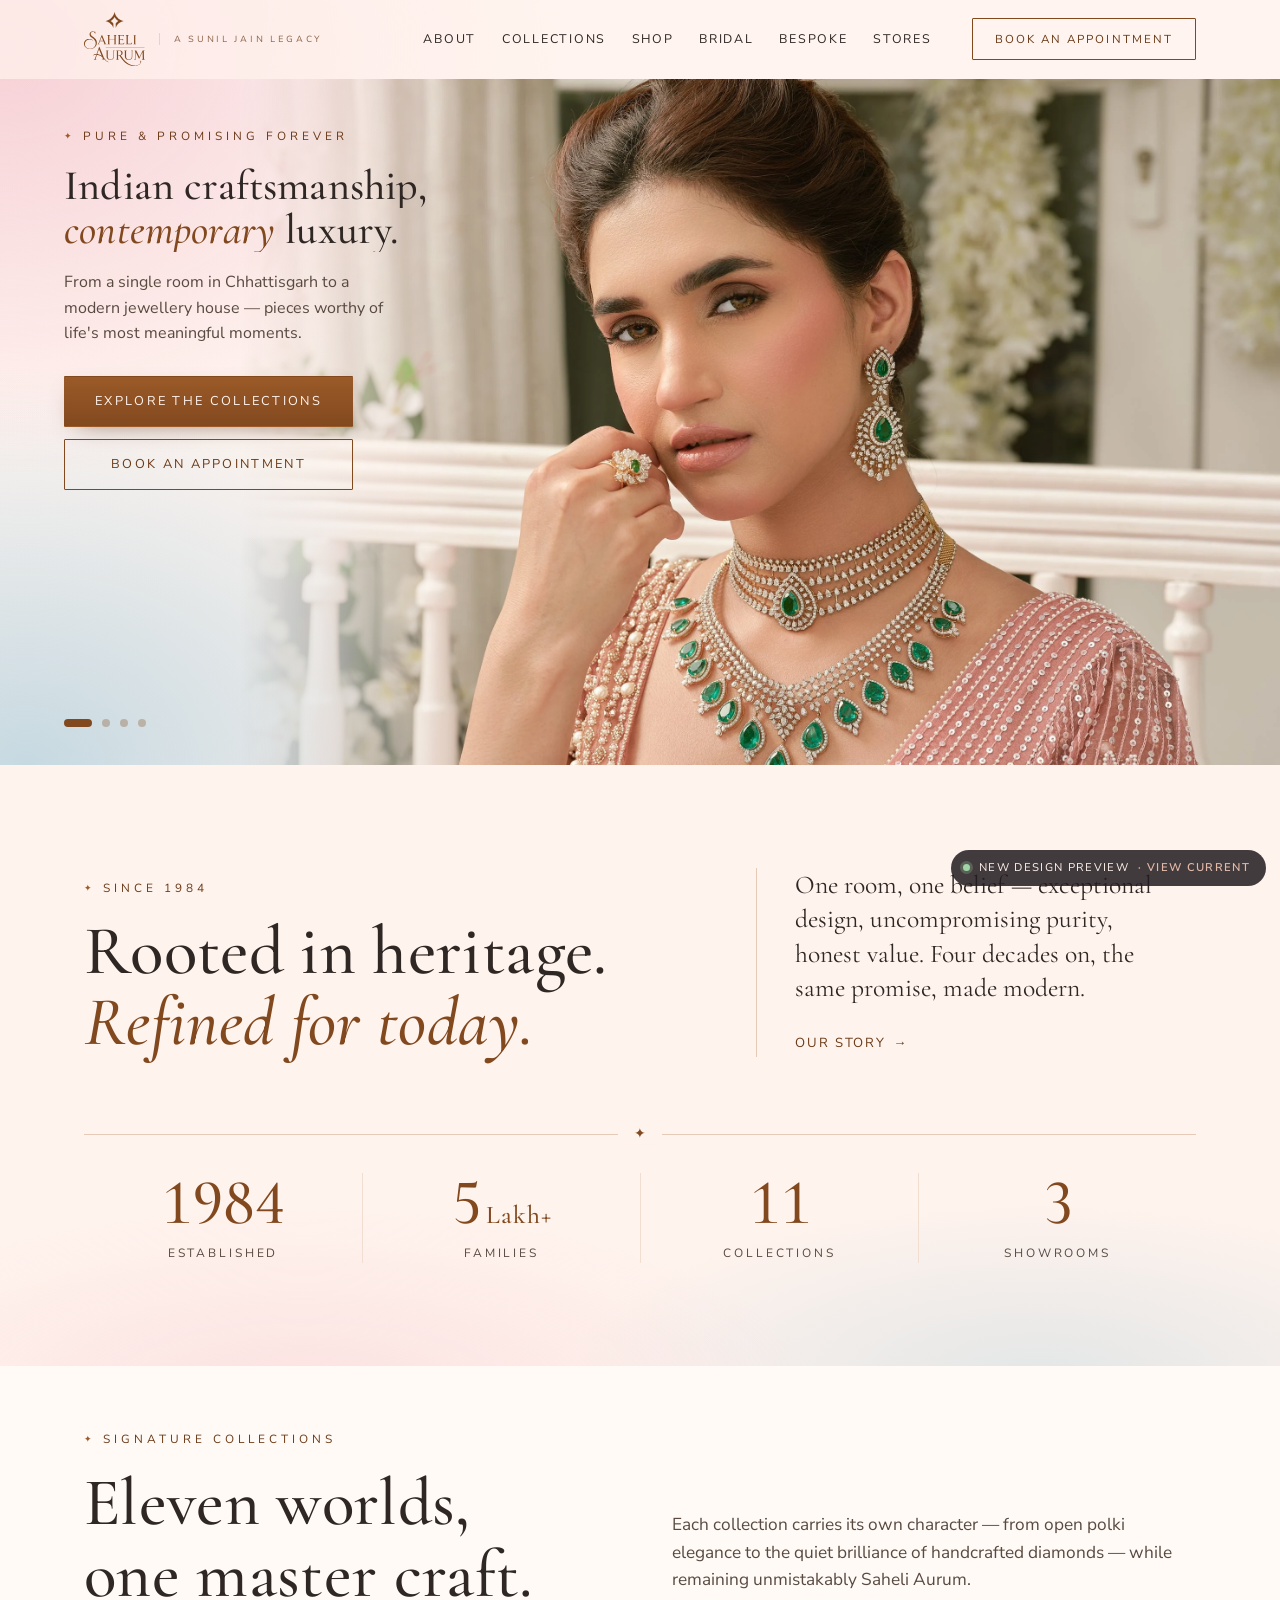
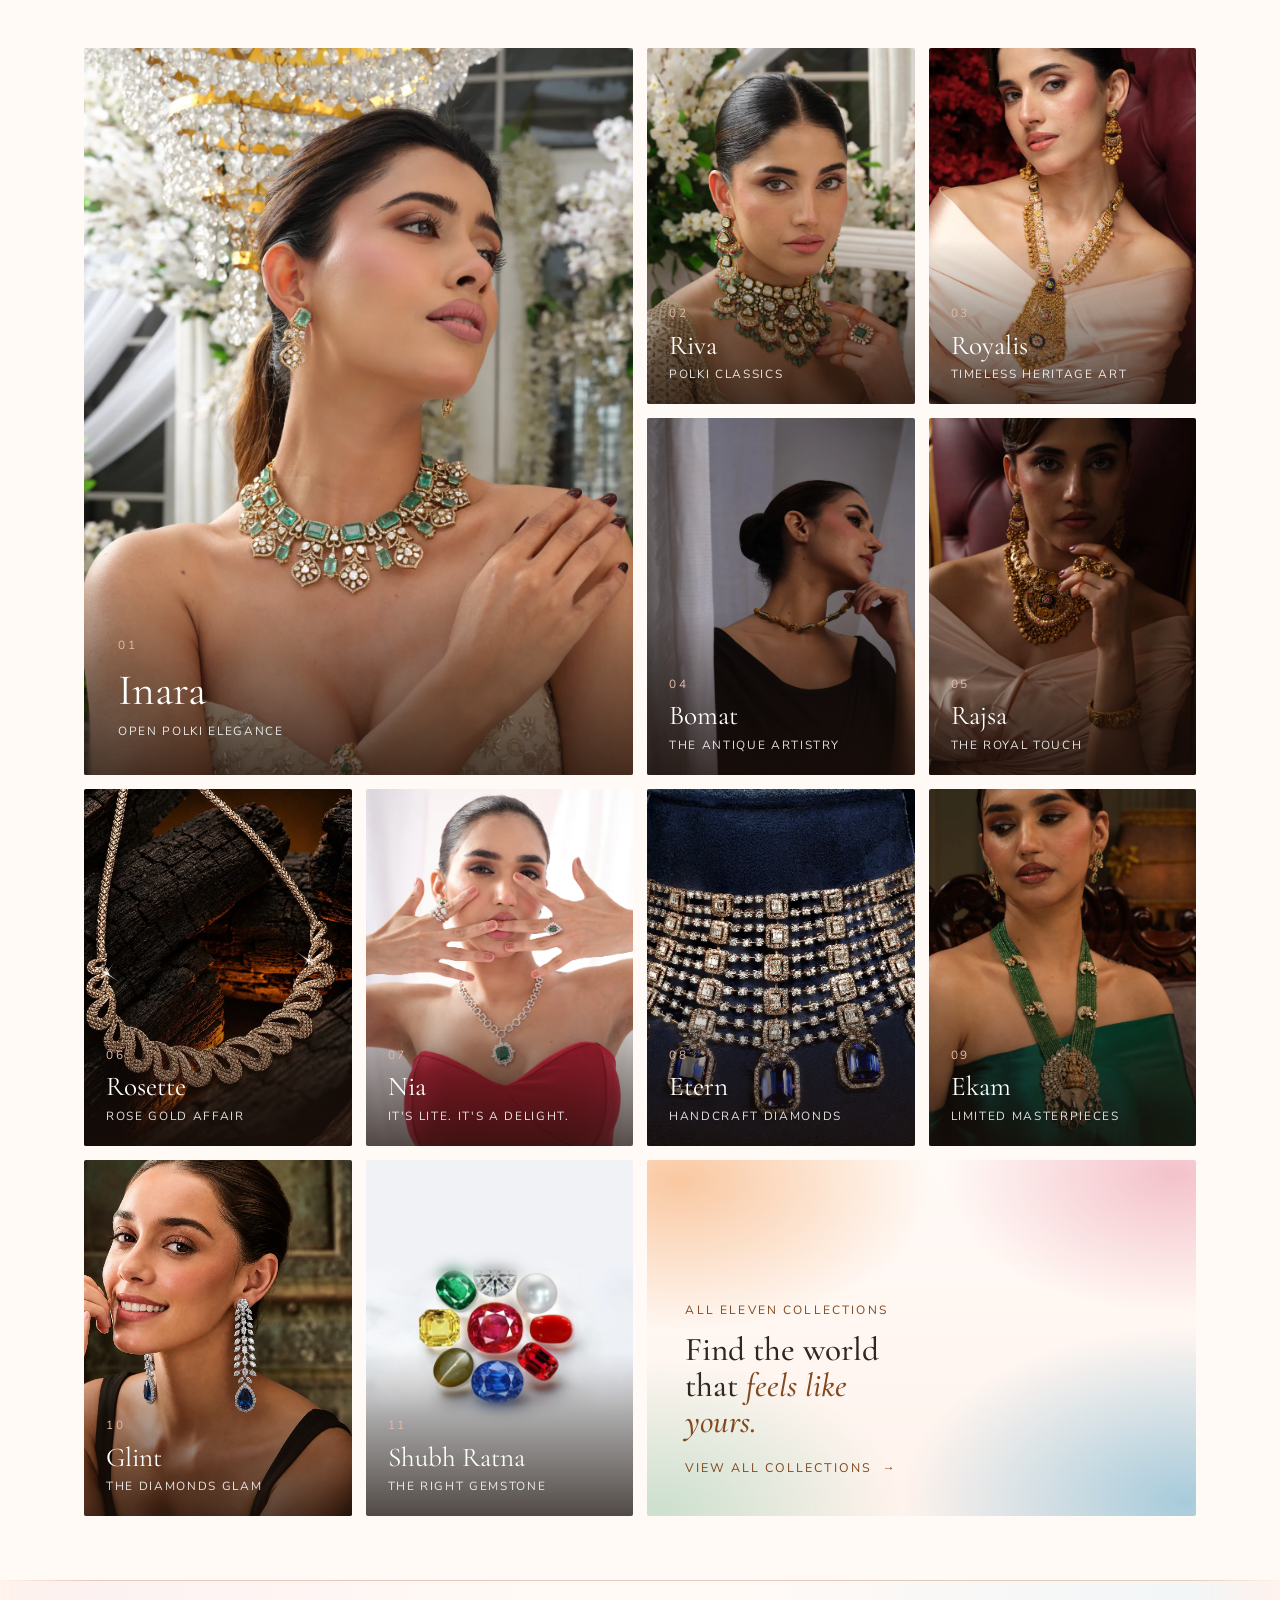
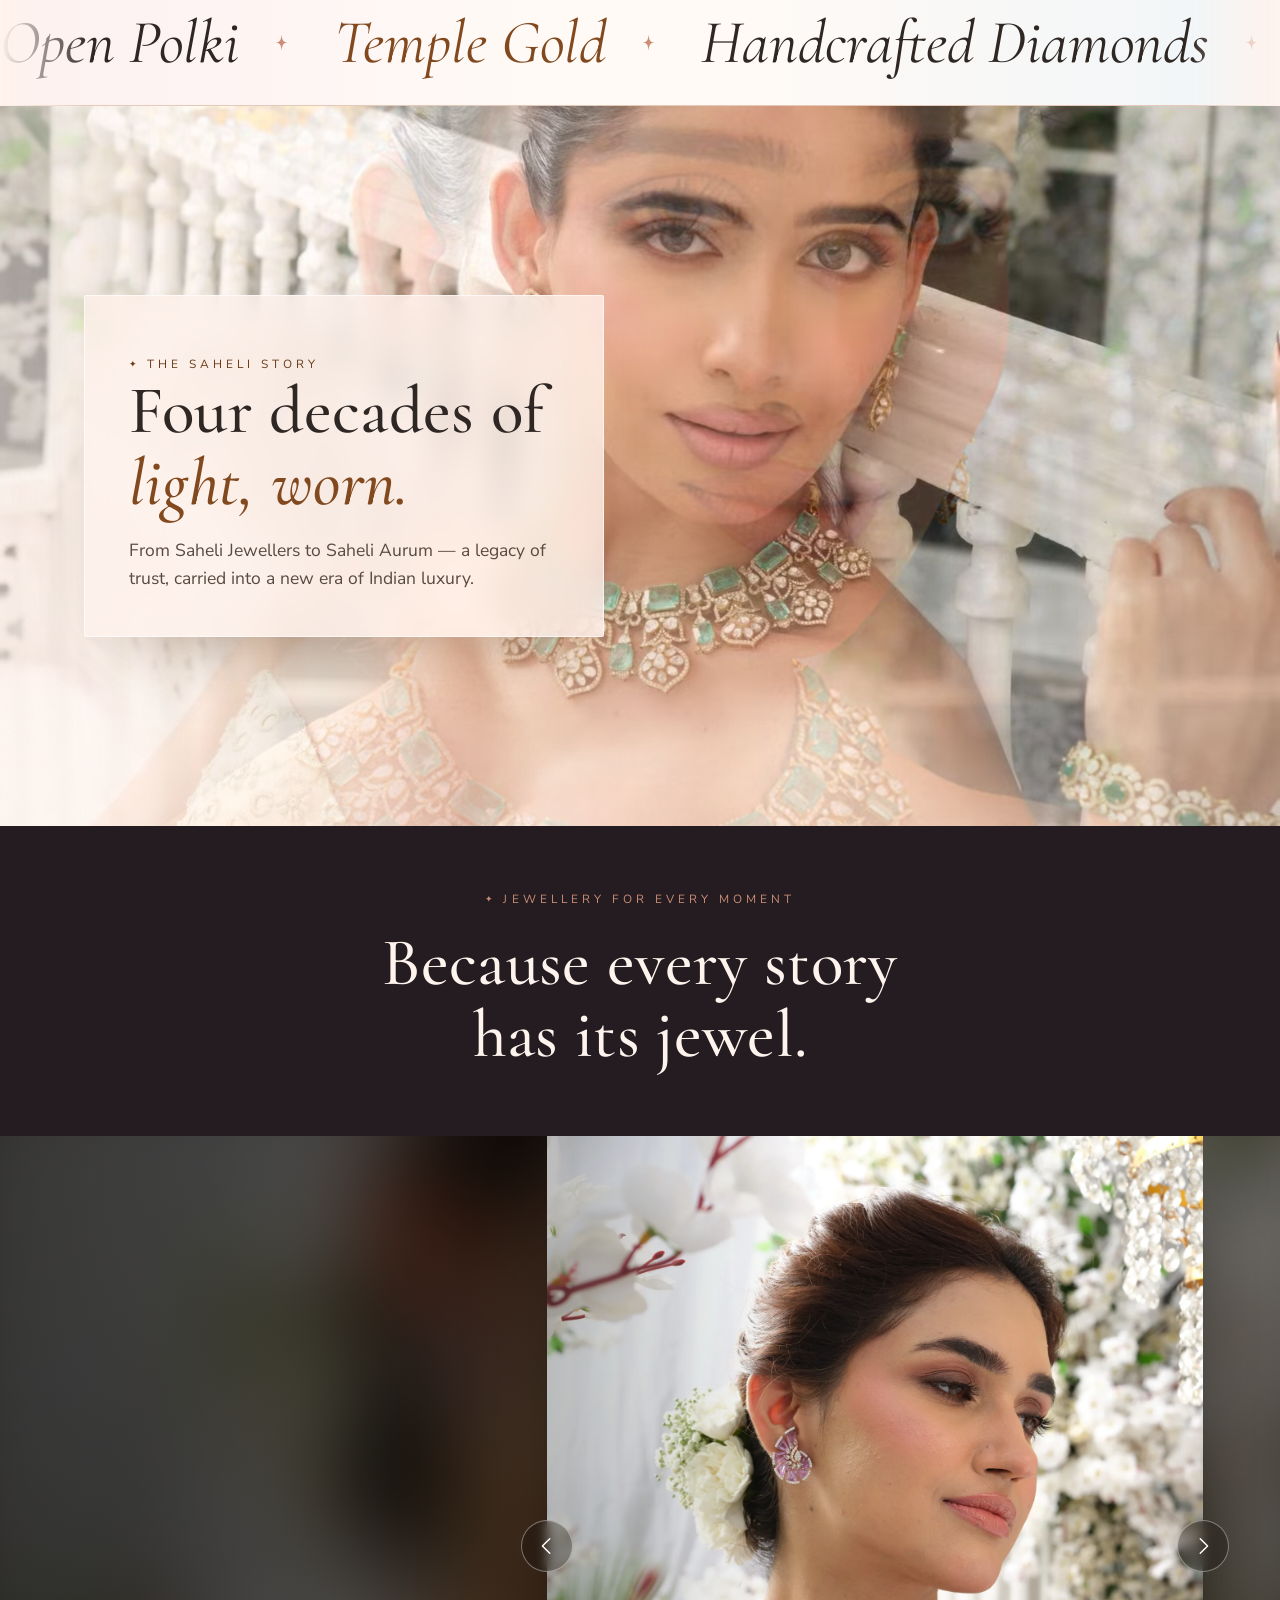
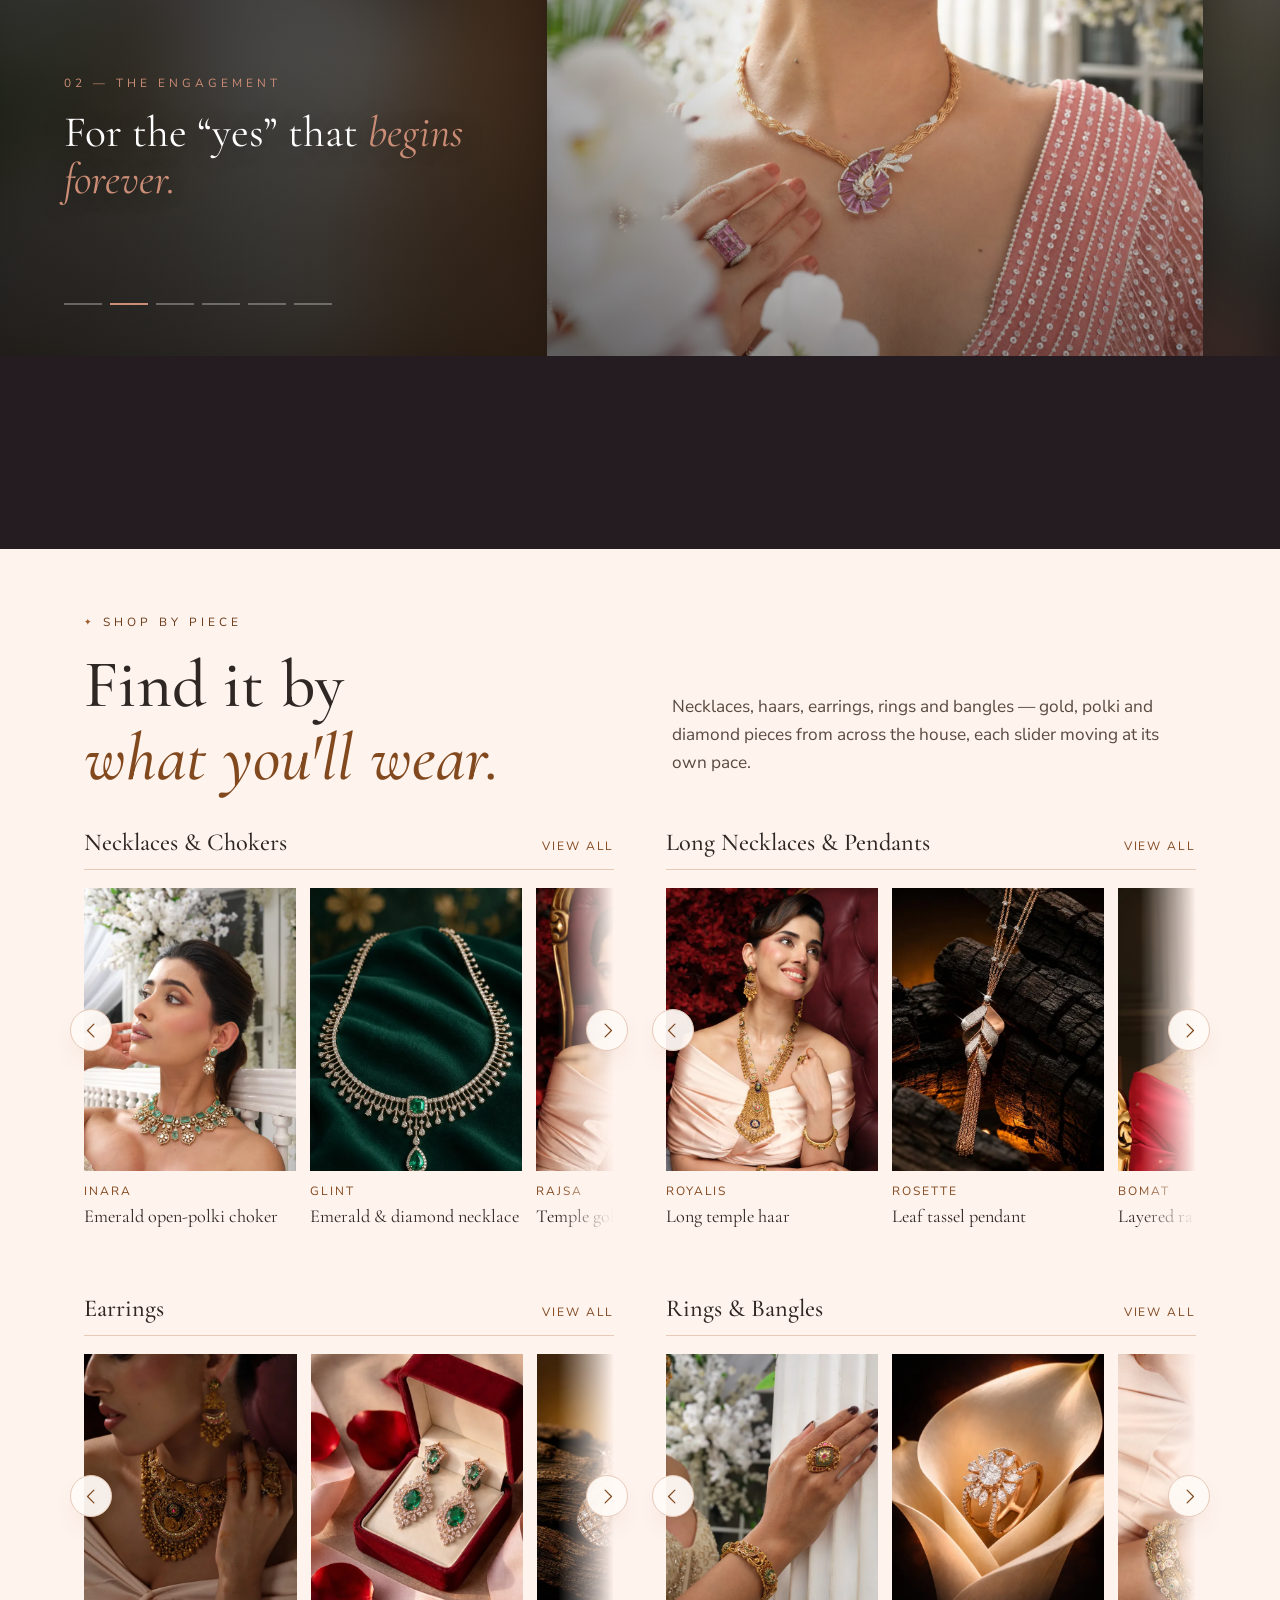
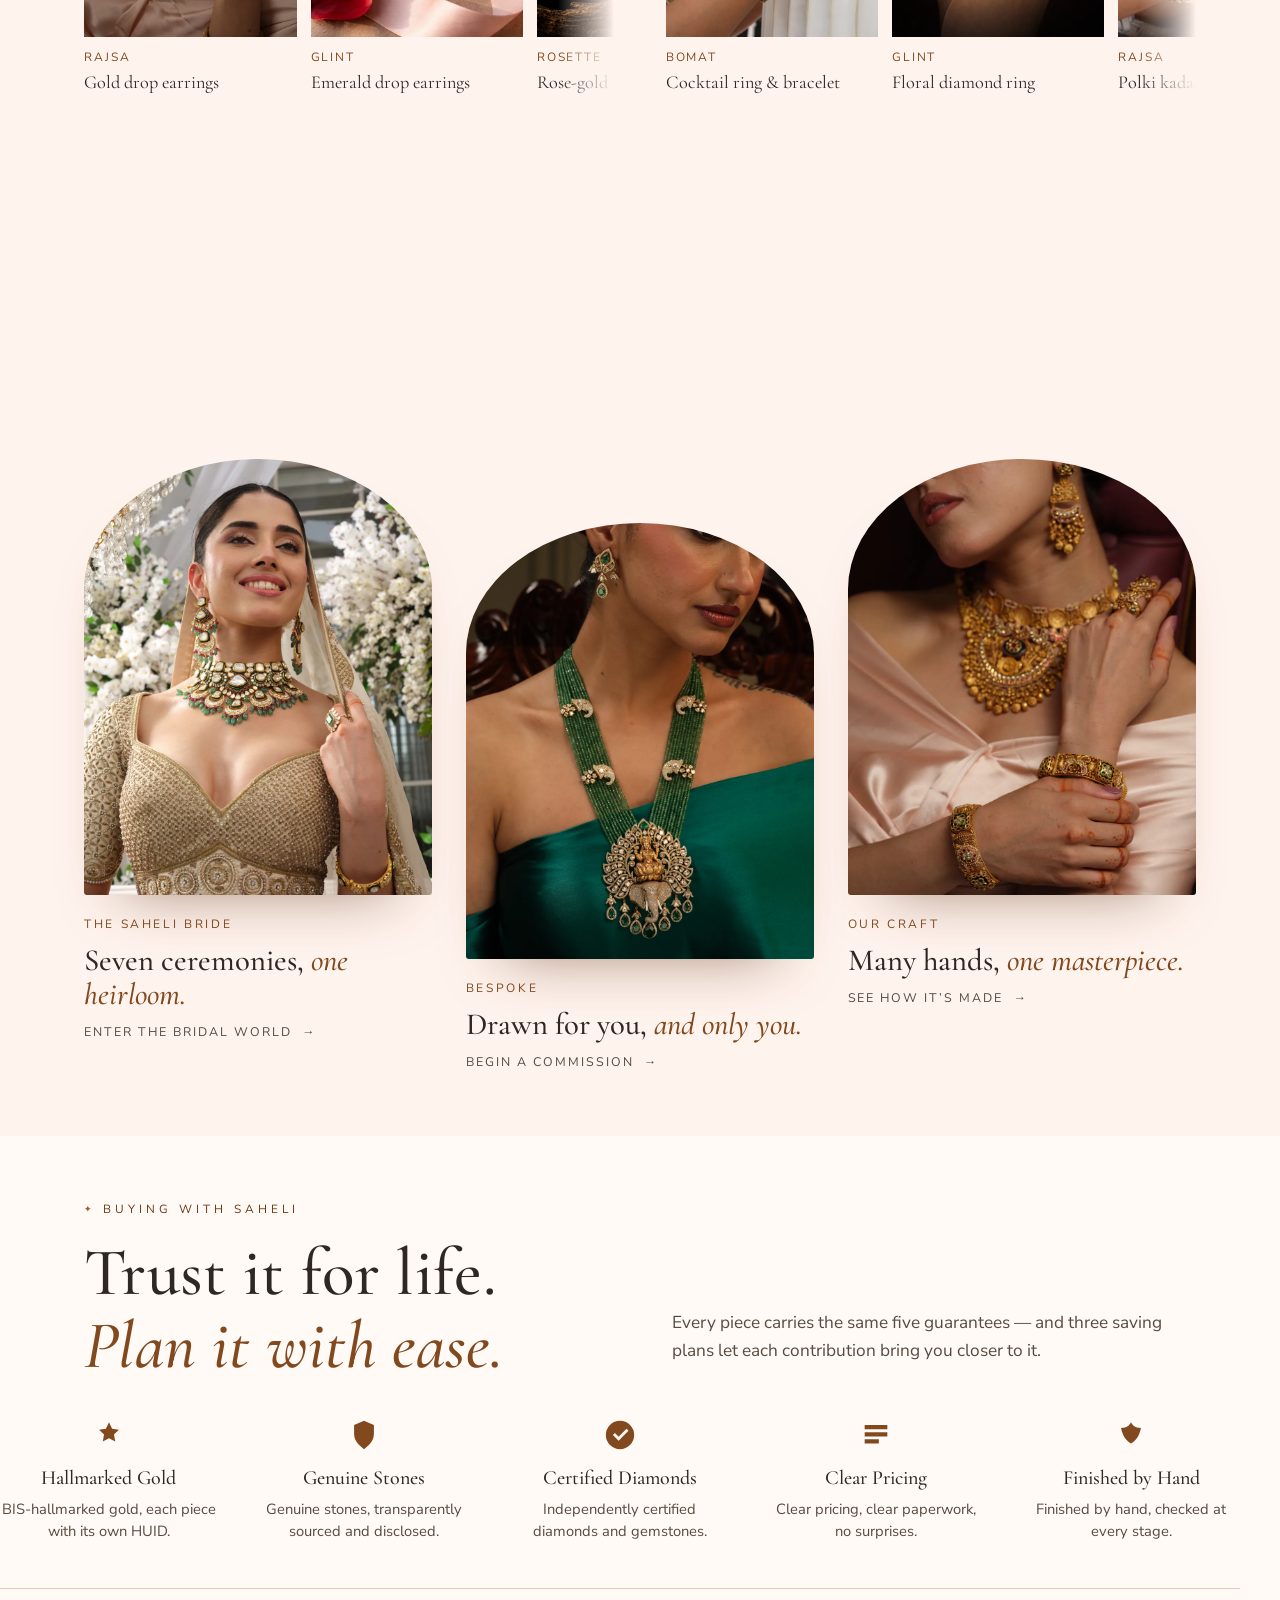
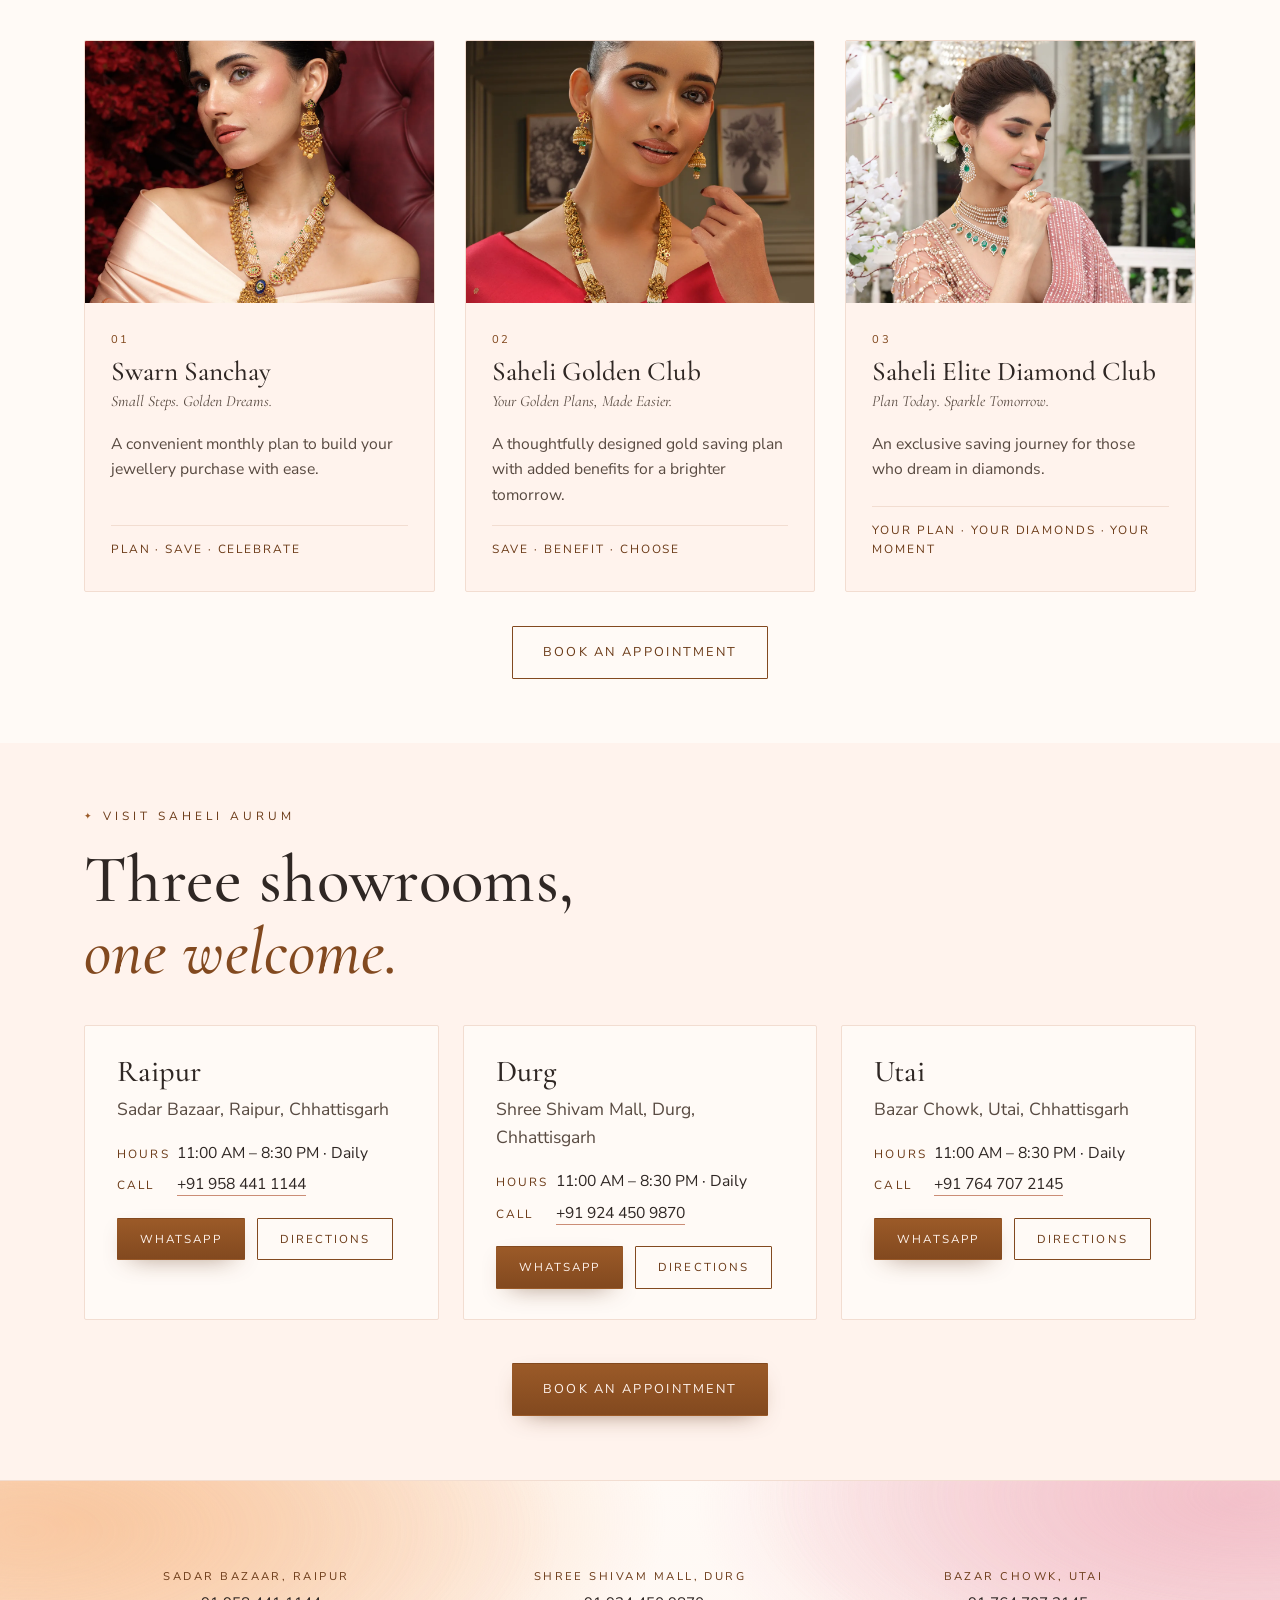
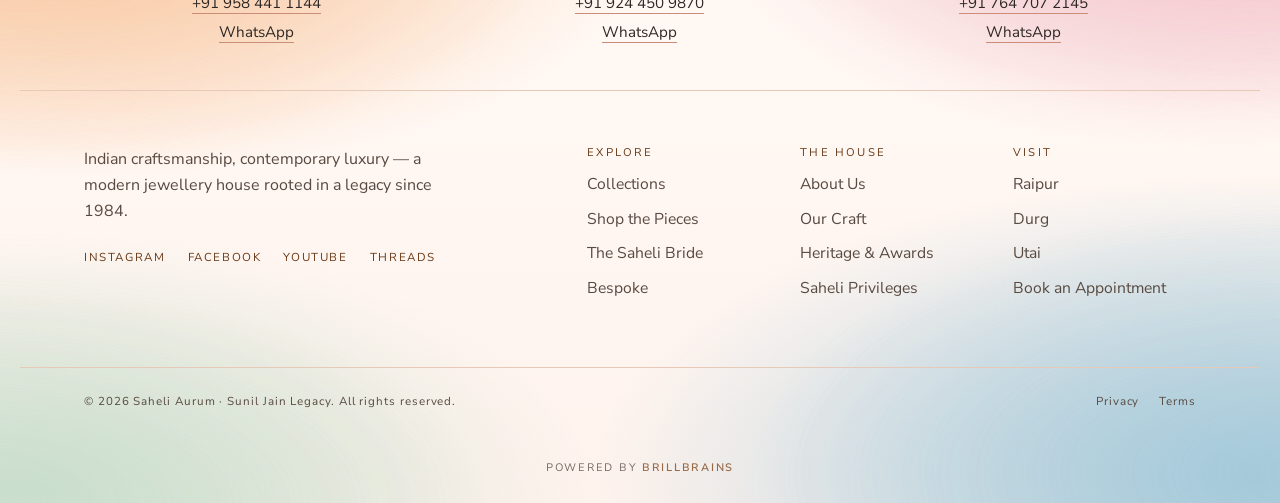
<file: new/index.html>
<!DOCTYPE html>
<html lang="en">
<head>
<meta charset="UTF-8" />
<meta name="viewport" content="width=device-width, initial-scale=1.0" />
<title>Saheli Aurum — Pure &amp; Promising Forever (new design preview)</title>
<meta name="description" content="Saheli Aurum — a modern jewellery house rooted in a legacy since 1984. Polki, diamond, gold and gemstone jewellery at Raipur, Durg and Utai." />
<meta name="robots" content="noindex, nofollow" />
<link rel="icon" type="image/svg+xml" href="/assets/img/favicon.svg?v=31" />
<meta name="theme-color" content="#fff3ed" />
<link rel="preconnect" href="https://fonts.googleapis.com" />
<link rel="preconnect" href="https://fonts.gstatic.com" crossorigin />
<link href="https://fonts.googleapis.com/css2?family=Cormorant+Garamond:ital,wght@0,400;0,500;0,600;1,400;1,500&family=Nunito+Sans:ital,opsz,wght@0,6..12,300;0,6..12,400;0,6..12,600;0,6..12,700;1,6..12,400&display=swap" rel="stylesheet" />
<link rel="preload" as="image" href="/assets/img/hero_model.webp" fetchpriority="high" />
<link rel="stylesheet" href="/assets/css/styles.css?v=31" />
<link rel="stylesheet" href="/assets/css/pages.css?v=31" />
<link rel="stylesheet" href="/new/assets/new.css?v=3" />
</head>
<body data-page="home" class="np np-home">
<div class="topbar" id="topbar"><header class="site-header" id="siteHeader"><div class="wrap site-header__inner"><button class="nav-toggle" id="navToggle" aria-label="Open menu" aria-expanded="false"><span></span><span></span><span></span></button><a class="brand" href="/new" aria-label="Saheli Aurum home"><img class="brand__logo" src="/assets/img/logo-stack.svg?v=31" alt="Saheli Aurum" width="61" height="54" /><span class="brand__legacy">A&nbsp;Sunil&nbsp;Jain&nbsp;Legacy</span></a><nav class="nav" id="primaryNav" aria-label="Primary"><a href="/new/about" data-nav="about">About</a><a href="/new/collections" data-nav="collections">Collections</a><a href="/new/shop" data-nav="shop">Shop</a><a href="/new/bridal" data-nav="bridal">Bridal</a><a href="/new/bespoke" data-nav="bespoke">Bespoke</a><a href="/new/stores" data-nav="stores">Stores</a></nav><div class="site-header__cta"><a class="btn btn--outline btn--sm" href="/new/stores#appointment">Book an Appointment</a></div></div></header></div>
<main id="top">

<!-- HERO: a four-slide show, each slide a whole landscape photograph with its own story -->
  <section class="hero" id="hero" data-hero-slider aria-roledescription="carousel" aria-label="Saheli Aurum highlights">
    <div class="hero__slides" aria-live="off">

      <div class="hero__slide is-active" role="group" aria-roledescription="slide" aria-label="1 of 4: Diamonds and emeralds">
        <div class="hero__copy">
          <p class="eyebrow hero__eyebrow reveal">Pure &amp; Promising Forever</p>
          <h1 class="hero__title lines">
            <span class="ln"><span>Indian craftsmanship,</span></span>
            <span class="ln"><span><em>contemporary</em> luxury.</span></span>
          </h1>
          <p class="hero__lede reveal">From a single room in Chhattisgarh to a modern jewellery house — pieces worthy of life's most meaningful moments.</p>
          <div class="hero__actions reveal">
            <a class="btn btn--gold" href="/new/collections">Explore the Collections</a>
            <a class="btn btn--outline" href="/new/stores#appointment">Book an Appointment</a>
          </div>
        </div>
        <div class="hero__media">
          <img src="/assets/img/hero_model.webp" alt="A Saheli Aurum model wearing a diamond and emerald bridal necklace set" fetchpriority="high" width="2400" height="1584" />
        </div>
      </div>

      <div class="hero__slide" role="group" aria-roledescription="slide" aria-label="2 of 4: The Saheli Bride">
        <div class="hero__copy">
          <p class="eyebrow hero__eyebrow reveal">The Saheli Bride · Riva</p>
          <h2 class="hero__title lines">
            <span class="ln"><span>Uncut polki,</span></span>
            <span class="ln"><span><em>made for vows.</em></span></span>
          </h2>
          <p class="hero__lede reveal">Layered polki chokers and chandbalis from Riva — bridal classics, styled for every ceremony from roka to reception.</p>
          <div class="hero__actions reveal">
            <a class="btn btn--gold" href="/new/bridal">Enter the Bridal World</a>
            <a class="btn btn--outline" href="/new/stores#appointment">Book an Appointment</a>
          </div>
        </div>
        <div class="hero__media">
          <img data-src="/assets/img/hero-riva.webp" data-srcset="/assets/img/hero-riva-1200.webp 1200w, /assets/img/hero-riva.webp 2400w" sizes="(max-width: 1023px) 100vw, 84vw" alt="A bride in Riva's layered polki choker, chandbali earrings and emerald ring, her dupatta drawn over her hair" width="2400" height="1584" decoding="async" />
        </div>
      </div>

      <div class="hero__slide" role="group" aria-roledescription="slide" aria-label="3 of 4: Saheli means friend">
        <div class="hero__copy">
          <p class="eyebrow hero__eyebrow reveal">Saheli Means Friend</p>
          <h2 class="hero__title lines">
            <span class="ln"><span>For the one who</span></span>
            <span class="ln"><span><em>stands beside you.</em></span></span>
          </h2>
          <p class="hero__lede reveal">A house named for the people who celebrate with you. Find a piece for your saheli — or come in and choose side by side.</p>
          <div class="hero__actions reveal">
            <a class="btn btn--gold" href="#pieces">Find a Gift</a>
            <a class="btn btn--outline" href="/new/stores#appointment">Book an Appointment</a>
          </div>
        </div>
        <div class="hero__media">
          <img data-src="/assets/img/hero-saheli.webp" data-srcset="/assets/img/hero-saheli-1200.webp 1200w, /assets/img/hero-saheli.webp 2400w" sizes="(max-width: 1023px) 100vw, 84vw" alt="Two friends laughing together, one in a diamond and emerald necklace, the other in a polki bridal choker" width="2400" height="1584" decoding="async" />
        </div>
      </div>

      <div class="hero__slide hero__slide--deep" role="group" aria-roledescription="slide" aria-label="4 of 4: Heritage gold">
        <div class="hero__copy">
          <p class="eyebrow hero__eyebrow reveal">Heritage Gold · Rajsa</p>
          <h2 class="hero__title lines">
            <span class="ln"><span>Temple gold,</span></span>
            <span class="ln"><span><em>worn like a crown.</em></span></span>
          </h2>
          <p class="hero__lede reveal">Hand-finished temple work in warm antique gold — made for the celebrations that fill a whole house.</p>
          <div class="hero__actions reveal">
            <a class="btn btn--gold" href="/new/collections#rajsa">Discover Rajsa</a>
            <a class="btn btn--outline" href="/new/stores#appointment">Book an Appointment</a>
          </div>
        </div>
        <div class="hero__media">
          <img data-src="/assets/img/hero-rajsa.webp" data-srcset="/assets/img/hero-rajsa-1200.webp 1200w, /assets/img/hero-rajsa.webp 2400w" sizes="(max-width: 1023px) 100vw, 84vw" alt="A model in Rajsa's temple gold necklace and gold chandbali earrings against a tufted rose-coloured chair" width="2400" height="1584" decoding="async" />
        </div>
      </div>
    </div>

    <div class="hero__dots" role="group" aria-label="Choose a slide">
      <button type="button" aria-label="Slide 1: Diamonds and emeralds" aria-current="true"></button>
      <button type="button" aria-label="Slide 2: The Saheli Bride"></button>
      <button type="button" aria-label="Slide 3: Saheli means friend"></button>
      <button type="button" aria-label="Slide 4: Heritage gold"></button>
    </div>
  </section>

    <!-- HERITAGE: one line of story, four figures that count up -->
  <section class="hx" id="discover">
    <div class="wrap hx__grid">
      <div class="reveal reveal--left">
        <p class="eyebrow">Since 1984</p>
        <h2 class="display hx__title">Rooted in heritage.<br /><em>Refined for today.</em></h2>
      </div>
      <div class="hx__body reveal reveal--right">
        <p class="hx__lede">One room, one belief — exceptional design, uncompromising purity, honest value. Four decades on, the same promise, made modern.</p>
        <a class="link-arrow" href="/new/about">Our story <span aria-hidden="true">→</span></a>
      </div>
    </div>
    <div class="wrap">
      <ul class="hx__figs stagger">
        <li><span class="hx__n"><span data-count="1984" data-from="1900">1984</span></span><span class="hx__l">Established</span></li>
        <li><span class="hx__n"><span data-count="5">5</span><small>Lakh+</small></span><span class="hx__l">Families</span></li>
        <li><span class="hx__n"><span data-count="11">11</span></span><span class="hx__l">Collections</span></li>
        <li><span class="hx__n"><span data-count="3">3</span></span><span class="hx__l">Showrooms</span></li>
      </ul>
    </div>
  </section>

<!-- COLLECTIONS -->
  <section class="collections section section--tint" id="collections">
    <div class="wrap collections__head">
      <div class="reveal">
        <p class="eyebrow">Signature Collections</p>
        <h2 class="display">Eleven worlds,<br />one master craft.</h2>
      </div>
      <p class="collections__sub reveal">Each collection carries its own character — from open polki elegance to the quiet brilliance of handcrafted diamonds — while remaining unmistakably Saheli Aurum.</p>
    </div>

    <div class="wrap colgrid stagger">
      <a class="colgrid__item colgrid__item--feature sheen" href="/new/collections#inara">
        <img src="/assets/img/collections/inara-hero.webp" alt="Inara open polki jewellery" loading="lazy" />
        <span class="colgrid__cap"><span class="colgrid__no">01</span><span class="colgrid__name">Inara</span><span class="colgrid__tag">Open Polki Elegance</span></span>
      </a>
      <a class="colgrid__item sheen" href="/new/collections#riva">
        <img src="/assets/img/collections/riva-hero.webp" alt="Riva polki classics" loading="lazy" />
        <span class="colgrid__cap"><span class="colgrid__no">02</span><span class="colgrid__name">Riva</span><span class="colgrid__tag">Polki Classics</span></span>
      </a>
      <a class="colgrid__item sheen" href="/new/collections#royalis">
        <img src="/assets/img/collections/royalis-hero.webp" alt="Royalis heritage gold" loading="lazy" />
        <span class="colgrid__cap"><span class="colgrid__no">03</span><span class="colgrid__name">Royalis</span><span class="colgrid__tag">Timeless Heritage Art</span></span>
      </a>
      <a class="colgrid__item sheen" href="/new/collections#bomat">
        <img src="/assets/img/collections/bomat-hero.webp" alt="Bomat antique artistry" loading="lazy" />
        <span class="colgrid__cap"><span class="colgrid__no">04</span><span class="colgrid__name">Bomat</span><span class="colgrid__tag">The Antique Artistry</span></span>
      </a>
      <a class="colgrid__item sheen" href="/new/collections#rajsa">
        <img src="/assets/img/collections/rajasa-hero.webp" alt="Rajsa royal gold" loading="lazy" />
        <span class="colgrid__cap"><span class="colgrid__no">05</span><span class="colgrid__name">Rajsa</span><span class="colgrid__tag">The Royal Touch</span></span>
      </a>
      <a class="colgrid__item sheen" href="/new/collections#rosette">
        <img src="/assets/img/collections/rosette-hero.webp" alt="Rosette rose gold" loading="lazy" />
        <span class="colgrid__cap"><span class="colgrid__no">06</span><span class="colgrid__name">Rosette</span><span class="colgrid__tag">Rose Gold Affair</span></span>
      </a>
      <a class="colgrid__item sheen" href="/new/collections#nia">
        <img src="/assets/img/collections/nia-hero.webp" alt="Nia light diamonds" loading="lazy" />
        <span class="colgrid__cap"><span class="colgrid__no">07</span><span class="colgrid__name">Nia</span><span class="colgrid__tag">It's Lite. It's a Delight.</span></span>
      </a>
      <a class="colgrid__item sheen" href="/new/collections#etern">
        <img src="/assets/img/collections/etern-hero.webp" alt="Etern handcrafted diamonds" loading="lazy" />
        <span class="colgrid__cap"><span class="colgrid__no">08</span><span class="colgrid__name">Etern</span><span class="colgrid__tag">Handcraft Diamonds</span></span>
      </a>
      <a class="colgrid__item sheen" href="/new/collections#ekam">
        <img src="/assets/img/collections/ekam-hero.webp" alt="Ekam limited masterpieces" loading="lazy" />
        <span class="colgrid__cap"><span class="colgrid__no">09</span><span class="colgrid__name">Ekam</span><span class="colgrid__tag">Limited Masterpieces</span></span>
      </a>
      <a class="colgrid__item sheen" href="/new/collections#glint">
        <img src="/assets/img/collections/glint-hero.webp" alt="Glint diamond glam" loading="lazy" />
        <span class="colgrid__cap"><span class="colgrid__no">10</span><span class="colgrid__name">Glint</span><span class="colgrid__tag">The Diamonds Glam</span></span>
      </a>
      <a class="colgrid__item sheen" href="/new/collections#shubh-ratna">
        <img src="/assets/img/shubh_ratna.webp" alt="Shubh Ratna gemstone jewellery" loading="lazy" />
        <span class="colgrid__cap"><span class="colgrid__no">11</span><span class="colgrid__name">Shubh Ratna</span><span class="colgrid__tag">The Right Gemstone</span></span>
      </a>
      <!-- closes the last row, so the grid ends square at every width -->
      <a class="colgrid__more" href="/new/collections">
        <span class="colgrid__more-k">All eleven collections</span>
        <span class="colgrid__more-t">Find the world that <em>feels like yours.</em></span>
        <span class="colgrid__more-cta">View all collections <span aria-hidden="true">→</span></span>
      </a>
    </div>
  </section>

    <!-- a slow band of the house's materials -->
  <div class="wordband marquee" aria-hidden="true"><div class="marquee__track"><span class="marquee__item">Open Polki <span class="aurum-star" aria-hidden="true"><svg viewBox="0 0 24 24"><path d="M12 .8C12.6 6.7 13.5 10.6 17.3 11.5C19 11.9 21.2 12 23.2 12C21.2 12 19 12.1 17.3 12.5C13.5 13.4 12.6 17.3 12 23.2C11.4 17.3 10.5 13.4 6.7 12.5C5 12.1 2.8 12 .8 12C2.8 12 5 11.9 6.7 11.5C10.5 10.6 11.4 6.7 12 .8Z" fill="currentColor"/></svg></span></span><span class="marquee__item">Temple Gold <span class="aurum-star" aria-hidden="true"><svg viewBox="0 0 24 24"><path d="M12 .8C12.6 6.7 13.5 10.6 17.3 11.5C19 11.9 21.2 12 23.2 12C21.2 12 19 12.1 17.3 12.5C13.5 13.4 12.6 17.3 12 23.2C11.4 17.3 10.5 13.4 6.7 12.5C5 12.1 2.8 12 .8 12C2.8 12 5 11.9 6.7 11.5C10.5 10.6 11.4 6.7 12 .8Z" fill="currentColor"/></svg></span></span><span class="marquee__item">Handcrafted Diamonds <span class="aurum-star" aria-hidden="true"><svg viewBox="0 0 24 24"><path d="M12 .8C12.6 6.7 13.5 10.6 17.3 11.5C19 11.9 21.2 12 23.2 12C21.2 12 19 12.1 17.3 12.5C13.5 13.4 12.6 17.3 12 23.2C11.4 17.3 10.5 13.4 6.7 12.5C5 12.1 2.8 12 .8 12C2.8 12 5 11.9 6.7 11.5C10.5 10.6 11.4 6.7 12 .8Z" fill="currentColor"/></svg></span></span><span class="marquee__item">Rose Gold <span class="aurum-star" aria-hidden="true"><svg viewBox="0 0 24 24"><path d="M12 .8C12.6 6.7 13.5 10.6 17.3 11.5C19 11.9 21.2 12 23.2 12C21.2 12 19 12.1 17.3 12.5C13.5 13.4 12.6 17.3 12 23.2C11.4 17.3 10.5 13.4 6.7 12.5C5 12.1 2.8 12 .8 12C2.8 12 5 11.9 6.7 11.5C10.5 10.6 11.4 6.7 12 .8Z" fill="currentColor"/></svg></span></span><span class="marquee__item">Nine Ratnas <span class="aurum-star" aria-hidden="true"><svg viewBox="0 0 24 24"><path d="M12 .8C12.6 6.7 13.5 10.6 17.3 11.5C19 11.9 21.2 12 23.2 12C21.2 12 19 12.1 17.3 12.5C13.5 13.4 12.6 17.3 12 23.2C11.4 17.3 10.5 13.4 6.7 12.5C5 12.1 2.8 12 .8 12C2.8 12 5 11.9 6.7 11.5C10.5 10.6 11.4 6.7 12 .8Z" fill="currentColor"/></svg></span></span><span class="marquee__item">Antique Nakashi <span class="aurum-star" aria-hidden="true"><svg viewBox="0 0 24 24"><path d="M12 .8C12.6 6.7 13.5 10.6 17.3 11.5C19 11.9 21.2 12 23.2 12C21.2 12 19 12.1 17.3 12.5C13.5 13.4 12.6 17.3 12 23.2C11.4 17.3 10.5 13.4 6.7 12.5C5 12.1 2.8 12 .8 12C2.8 12 5 11.9 6.7 11.5C10.5 10.6 11.4 6.7 12 .8Z" fill="currentColor"/></svg></span></span></div></div>

<!-- BRAND FILM -->
  <section class="filmband" id="film" aria-label="The Saheli story in motion">
    <div class="filmband__media">
      <video autoplay muted loop playsinline preload="metadata" poster="/assets/video/brand-film-poster.webp?v=31">
        <source src="/assets/video/brand-film.webm?v=31" type="video/webm" />
        <source src="/assets/video/brand-film.mp4?v=31" type="video/mp4" />
      </video>
      <div class="filmband__stills" aria-hidden="true"><img data-src="/assets/img/film/f1.webp" alt="" /><img data-src="/assets/img/film/f2.webp" alt="" /><img data-src="/assets/img/film/f3.webp" alt="" /><img data-src="/assets/img/film/f4.webp" alt="" /><img data-src="/assets/img/film/f5.webp" alt="" /><img data-src="/assets/img/film/f6.webp" alt="" /><img data-src="/assets/img/film/f7.webp" alt="" /><img data-src="/assets/img/film/f8.webp" alt="" /></div>
      <div class="filmband__scrim"></div>
    </div>
    <div class="filmband__inner">
      <div class="filmband__plate reveal reveal--left">
        <p class="eyebrow">The Saheli Story</p>
        <h2 class="display">Four decades of<br /><em>light, worn.</em></h2>
        <p>From Saheli Jewellers to Saheli Aurum — a legacy of trust, carried into a new era of Indian luxury.</p>
      </div>
    </div>
  </section>

  <!-- JEWELLERY FOR EVERY MOMENT (cinematic sticky sequence) -->
  <section class="moments" id="moments" aria-label="Jewellery for every moment">
    <div class="moments__intro section">
      <div class="wrap center">
        <p class="eyebrow eyebrow--light reveal">Jewellery for Every Moment</p>
        <h2 class="display display--light reveal">Because every story<br />has its jewel.</h2>
      </div>
    </div>

    <div class="moments__carousel" id="momentCarousel" role="region" aria-roledescription="carousel" aria-label="Jewellery for every moment" tabindex="0">
      <div class="moments__stage">
          <article class="mscene is-active" role="group" aria-roledescription="slide" aria-label="1 of 6: The Bride">
            <div class="mscene__media" style="--m:url('/assets/img/moment_bride_riva.webp')"></div>
            <div class="mscene__vin"></div>
            <div class="mscene__copy"><span class="mscene__no">01 — The Bride</span><p>For the day that <em>changes everything.</em></p></div>
          </article>
          <article class="mscene" role="group" aria-roledescription="slide" aria-label="2 of 6: The Engagement" aria-hidden="true">
            <div class="mscene__media" style="--m:url('/assets/img/moment_couple.webp')"></div>
            <div class="mscene__vin"></div>
            <div class="mscene__copy"><span class="mscene__no">02 — The Engagement</span><p>For the “yes” that <em>begins forever.</em></p></div>
          </article>
          <article class="mscene" role="group" aria-roledescription="slide" aria-label="3 of 6: Family &amp; Festival" aria-hidden="true">
            <div class="mscene__media" style="--m:url('/assets/img/moment_family_saheli.webp')"></div>
            <div class="mscene__vin"></div>
            <div class="mscene__copy"><span class="mscene__no">03 — Family &amp; Festival</span><p>For the moments that <em>bring everyone home.</em></p></div>
          </article>
          <article class="mscene" role="group" aria-roledescription="slide" aria-label="4 of 6: The Achievement" aria-hidden="true">
            <div class="mscene__media" style="--m:url('/assets/img/moment_achieve.webp')"></div>
            <div class="mscene__vin"></div>
            <div class="mscene__copy"><span class="mscene__no">04 — The Achievement</span><p>For the milestone <em>you worked for.</em></p></div>
          </article>
          <article class="mscene" role="group" aria-roledescription="slide" aria-label="5 of 6: Gifting" aria-hidden="true">
            <div class="mscene__media" style="--m:url('/assets/img/moment_gift.webp')"></div>
            <div class="mscene__vin"></div>
            <div class="mscene__copy"><span class="mscene__no">05 — Gifting</span><p>For what words <em>cannot say.</em></p></div>
          </article>
          <article class="mscene" role="group" aria-roledescription="slide" aria-label="6 of 6: For Yourself" aria-hidden="true">
            <div class="mscene__media" style="--m:url('/assets/img/moment_self.webp')"></div>
            <div class="mscene__vin"></div>
            <div class="mscene__copy"><span class="mscene__no">06 — For Yourself</span><p>And sometimes, <em>just because you want to.</em></p></div>
          </article>
      </div>
      <button class="mnav mnav--prev" type="button" aria-label="Previous moment"><svg viewBox="0 0 24 24" aria-hidden="true"><path d="M15 4l-8 8 8 8" fill="none" stroke="currentColor" stroke-width="1.6" stroke-linecap="round" stroke-linejoin="round"/></svg></button>
      <button class="mnav mnav--next" type="button" aria-label="Next moment"><svg viewBox="0 0 24 24" aria-hidden="true"><path d="M9 4l8 8-8 8" fill="none" stroke="currentColor" stroke-width="1.6" stroke-linecap="round" stroke-linejoin="round"/></svg></button>
      <div class="moments__controls">
        <ol class="moments__dots"><li><button type="button" aria-label="The Bride" aria-current="true"><span></span></button></li><li><button type="button" aria-label="The Engagement"><span></span></button></li><li><button type="button" aria-label="Family &amp; Festival"><span></span></button></li><li><button type="button" aria-label="The Achievement"><span></span></button></li><li><button type="button" aria-label="Gifting"><span></span></button></li><li><button type="button" aria-label="For Yourself"><span></span></button></li></ol>
      </div>
    </div>

    <div class="moments__outro section">
      <div class="wrap center">
        <p class="lede reveal">Grand celebration or quiet victory — there is always a reason to wear something meaningful.</p>
      </div>
    </div>
  </section>

  <!-- SHOP BY PIECE: four self-running sliders, one per kind of piece, pieces drawn from across the collections -->
  <section class="pieces section" id="pieces" aria-labelledby="piecesTitle">
    <div class="wrap collections__head">
      <div class="reveal">
        <p class="eyebrow">Shop by Piece</p>
        <h2 class="display" id="piecesTitle">Find it by<br /><em>what you'll wear.</em></h2>
      </div>
      <div class="reveal">
        <p class="collections__sub">Necklaces, haars, earrings, rings and bangles — gold, polki and diamond pieces from across the house, each slider moving at its own pace.</p>
      </div>
    </div>

    <div class="wrap pieces__grid">
      <div class="prail" data-prail data-dir="1" role="region" aria-roledescription="carousel" aria-label="Necklaces and chokers">
        <div class="prail__head"><h3 class="prail__title">Necklaces &amp; Chokers</h3><a class="prail__all" href="/new/shop?cat=neck#lookbook">View all</a></div>
        <div class="prail__view">
          <button class="gnav gnav--prev" type="button" aria-label="Previous necklaces"><svg viewBox="0 0 24 24" aria-hidden="true"><path d="M15 4l-8 8 8 8" fill="none" stroke="currentColor" stroke-width="1.6" stroke-linecap="round" stroke-linejoin="round"/></svg></button>
          <ul class="prail__track">
            <li class="pcard"><a href="/new/collections#inara"><span class="pcard__img"><img src="/assets/img/pieces/neck-inara.webp" alt="Emerald open-polki choker from the Inara collection" loading="lazy" width="600" height="800" /></span><span class="pcard__meta"><span class="pcard__col">Inara</span><span class="pcard__name">Emerald open-polki choker</span></span></a></li>
            <li class="pcard"><a href="/new/collections#glint"><span class="pcard__img"><img src="/assets/img/pieces/neck-glint-velvet.webp" alt="Emerald and diamond necklace from the Glint collection" loading="lazy" width="600" height="800" /></span><span class="pcard__meta"><span class="pcard__col">Glint</span><span class="pcard__name">Emerald &amp; diamond necklace</span></span></a></li>
            <li class="pcard"><a href="/new/collections#rajsa"><span class="pcard__img"><img src="/assets/img/pieces/neck-rajsa-choker.webp" alt="Temple gold choker from the Rajsa collection" loading="lazy" width="600" height="800" /></span><span class="pcard__meta"><span class="pcard__col">Rajsa</span><span class="pcard__name">Temple gold choker</span></span></a></li>
            <li class="pcard"><a href="/new/collections#glint"><span class="pcard__img"><img src="/assets/img/pieces/neck-glint-layered.webp" alt="Layered diamond necklace from the Glint collection" loading="lazy" width="600" height="800" /></span><span class="pcard__meta"><span class="pcard__col">Glint</span><span class="pcard__name">Layered diamond necklace</span></span></a></li>
            <li class="pcard"><a href="/new/collections#riva"><span class="pcard__img"><img src="/assets/img/pieces/neck-riva.webp" alt="Polki bridal choker from the Riva collection" loading="lazy" width="600" height="800" /></span><span class="pcard__meta"><span class="pcard__col">Riva</span><span class="pcard__name">Polki bridal choker</span></span></a></li>
            <li class="pcard"><a href="/new/shop#lookbook"><span class="pcard__img"><img src="/assets/img/pieces/neck-yellow.webp" alt="Filigree yellow gold necklace" loading="lazy" width="600" height="800" /></span><span class="pcard__meta"><span class="pcard__col">Yellow Gold</span><span class="pcard__name">Filigree necklace</span></span></a></li>
            <li class="pcard"><a href="/new/collections#bomat"><span class="pcard__img"><img src="/assets/img/pieces/neck-bomat.webp" alt="Gemstone antique gold necklace from the Bomat collection" loading="lazy" width="600" height="800" /></span><span class="pcard__meta"><span class="pcard__col">Bomat</span><span class="pcard__name">Gemstone antique necklace</span></span></a></li>
            <li class="pcard"><a href="/new/collections#rajsa"><span class="pcard__img"><img src="/assets/img/pieces/neck-rajsa-bridal.webp" alt="Bridal gold necklace from the Rajsa collection" loading="lazy" width="600" height="800" /></span><span class="pcard__meta"><span class="pcard__col">Rajsa</span><span class="pcard__name">Bridal gold necklace</span></span></a></li>
          </ul>
          <button class="gnav gnav--next" type="button" aria-label="Next necklaces"><svg viewBox="0 0 24 24" aria-hidden="true"><path d="M9 4l8 8-8 8" fill="none" stroke="currentColor" stroke-width="1.6" stroke-linecap="round" stroke-linejoin="round"/></svg></button>
        </div>
      </div>

      <div class="prail" data-prail data-dir="-1" role="region" aria-roledescription="carousel" aria-label="Long necklaces and pendants">
        <div class="prail__head"><h3 class="prail__title">Long Necklaces &amp; Pendants</h3><a class="prail__all" href="/new/shop?cat=long#lookbook">View all</a></div>
        <div class="prail__view">
          <button class="gnav gnav--prev" type="button" aria-label="Previous long necklaces"><svg viewBox="0 0 24 24" aria-hidden="true"><path d="M15 4l-8 8 8 8" fill="none" stroke="currentColor" stroke-width="1.6" stroke-linecap="round" stroke-linejoin="round"/></svg></button>
          <ul class="prail__track">
            <li class="pcard"><a href="/new/collections#royalis"><span class="pcard__img"><img src="/assets/img/pieces/long-royalis-haar.webp" alt="Long temple gold haar from the Royalis collection" loading="lazy" width="600" height="800" /></span><span class="pcard__meta"><span class="pcard__col">Royalis</span><span class="pcard__name">Long temple haar</span></span></a></li>
            <li class="pcard"><a href="/new/collections#rosette"><span class="pcard__img"><img src="/assets/img/pieces/long-rosette-tassel.webp" alt="Rose gold leaf tassel pendant from the Rosette collection" loading="lazy" width="600" height="800" /></span><span class="pcard__meta"><span class="pcard__col">Rosette</span><span class="pcard__name">Leaf tassel pendant</span></span></a></li>
            <li class="pcard"><a href="/new/collections#bomat"><span class="pcard__img"><img src="/assets/img/pieces/long-bomat-rani.webp" alt="Layered gold rani haar from the Bomat collection" loading="lazy" width="600" height="800" /></span><span class="pcard__meta"><span class="pcard__col">Bomat</span><span class="pcard__name">Layered rani haar</span></span></a></li>
            <li class="pcard"><a href="/new/collections#ekam"><span class="pcard__img"><img src="/assets/img/pieces/long-ekam-peacock.webp" alt="Pink stone pendant necklace from the Ekam collection" loading="lazy" width="600" height="800" /></span><span class="pcard__meta"><span class="pcard__col">Ekam</span><span class="pcard__name">Pink stone pendant</span></span></a></li>
            <li class="pcard"><a href="/new/collections#royalis"><span class="pcard__img"><img src="/assets/img/pieces/long-royalis-temple.webp" alt="Temple pendant haar from the Royalis collection" loading="lazy" width="600" height="800" /></span><span class="pcard__meta"><span class="pcard__col">Royalis</span><span class="pcard__name">Temple pendant haar</span></span></a></li>
            <li class="pcard"><a href="/new/collections#rosette"><span class="pcard__img"><img src="/assets/img/pieces/long-rosette-knot.webp" alt="Rose gold knot pendant from the Rosette collection" loading="lazy" width="600" height="800" /></span><span class="pcard__meta"><span class="pcard__col">Rosette</span><span class="pcard__name">Knot pendant</span></span></a></li>
            <li class="pcard"><a href="/new/collections#ekam"><span class="pcard__img"><img src="/assets/img/pieces/long-ekam-haar.webp" alt="Emerald bead haar from the Ekam collection" loading="lazy" width="600" height="800" /></span><span class="pcard__meta"><span class="pcard__col">Ekam</span><span class="pcard__name">Emerald bead haar</span></span></a></li>
            <li class="pcard"><a href="/new/collections#bomat"><span class="pcard__img"><img src="/assets/img/pieces/long-bomat-chain.webp" alt="Beaded antique gold chain from the Bomat collection" loading="lazy" width="600" height="800" /></span><span class="pcard__meta"><span class="pcard__col">Bomat</span><span class="pcard__name">Beaded gold chain</span></span></a></li>
          </ul>
          <button class="gnav gnav--next" type="button" aria-label="Next long necklaces"><svg viewBox="0 0 24 24" aria-hidden="true"><path d="M9 4l8 8-8 8" fill="none" stroke="currentColor" stroke-width="1.6" stroke-linecap="round" stroke-linejoin="round"/></svg></button>
        </div>
      </div>

      <div class="prail" data-prail data-dir="-1" role="region" aria-roledescription="carousel" aria-label="Earrings">
        <div class="prail__head"><h3 class="prail__title">Earrings</h3><a class="prail__all" href="/new/shop?cat=ear#lookbook">View all</a></div>
        <div class="prail__view">
          <button class="gnav gnav--prev" type="button" aria-label="Previous earrings"><svg viewBox="0 0 24 24" aria-hidden="true"><path d="M15 4l-8 8 8 8" fill="none" stroke="currentColor" stroke-width="1.6" stroke-linecap="round" stroke-linejoin="round"/></svg></button>
          <ul class="prail__track">
            <li class="pcard"><a href="/new/collections#rajsa"><span class="pcard__img"><img src="/assets/img/pieces/ear-rajsa.webp" alt="Gold drop earrings from the Rajsa collection" loading="lazy" width="600" height="800" /></span><span class="pcard__meta"><span class="pcard__col">Rajsa</span><span class="pcard__name">Gold drop earrings</span></span></a></li>
            <li class="pcard"><a href="/new/collections#glint"><span class="pcard__img"><img src="/assets/img/pieces/ear-glint-box.webp" alt="Emerald drop earrings from the Glint collection" loading="lazy" width="600" height="800" /></span><span class="pcard__meta"><span class="pcard__col">Glint</span><span class="pcard__name">Emerald drop earrings</span></span></a></li>
            <li class="pcard"><a href="/new/collections#rosette"><span class="pcard__img"><img src="/assets/img/pieces/ear-rosette-drop.webp" alt="Rose gold teardrop earrings from the Rosette collection" loading="lazy" width="600" height="800" /></span><span class="pcard__meta"><span class="pcard__col">Rosette</span><span class="pcard__name">Rose-gold teardrops</span></span></a></li>
            <li class="pcard"><a href="/new/collections#inara"><span class="pcard__img"><img src="/assets/img/pieces/ear-inara.webp" alt="Open-polki drop earrings from the Inara collection" loading="lazy" width="600" height="800" /></span><span class="pcard__meta"><span class="pcard__col">Inara</span><span class="pcard__name">Open-polki drops</span></span></a></li>
            <li class="pcard"><a href="/new/collections#glint"><span class="pcard__img"><img src="/assets/img/pieces/ear-glint-baguette.webp" alt="Emerald baguette earrings from the Glint collection" loading="lazy" width="600" height="800" /></span><span class="pcard__meta"><span class="pcard__col">Glint</span><span class="pcard__name">Emerald baguette earrings</span></span></a></li>
            <li class="pcard"><a href="/new/collections#bomat"><span class="pcard__img"><img src="/assets/img/pieces/ear-bomat.webp" alt="Gemstone antique gold earrings from the Bomat collection" loading="lazy" width="600" height="800" /></span><span class="pcard__meta"><span class="pcard__col">Bomat</span><span class="pcard__name">Gemstone antique earrings</span></span></a></li>
            <li class="pcard"><a href="/new/collections#rosette"><span class="pcard__img"><img src="/assets/img/pieces/ear-rosette-leaf.webp" alt="Rose gold leaf tassel earrings from the Rosette collection" loading="lazy" width="600" height="800" /></span><span class="pcard__meta"><span class="pcard__col">Rosette</span><span class="pcard__name">Leaf tassel earrings</span></span></a></li>
            <li class="pcard"><a href="/new/collections#glint"><span class="pcard__img"><img src="/assets/img/pieces/ear-glint-pear.webp" alt="Emerald pear earrings from the Glint collection" loading="lazy" width="600" height="800" /></span><span class="pcard__meta"><span class="pcard__col">Glint</span><span class="pcard__name">Emerald pear earrings</span></span></a></li>
            <li class="pcard"><a href="/new/shop#lookbook"><span class="pcard__img"><img src="/assets/img/pieces/ear-yellow.webp" alt="Filigree yellow gold earrings" loading="lazy" width="600" height="800" /></span><span class="pcard__meta"><span class="pcard__col">Yellow Gold</span><span class="pcard__name">Filigree earrings</span></span></a></li>
          </ul>
          <button class="gnav gnav--next" type="button" aria-label="Next earrings"><svg viewBox="0 0 24 24" aria-hidden="true"><path d="M9 4l8 8-8 8" fill="none" stroke="currentColor" stroke-width="1.6" stroke-linecap="round" stroke-linejoin="round"/></svg></button>
        </div>
      </div>

      <div class="prail" data-prail data-dir="1" role="region" aria-roledescription="carousel" aria-label="Rings and bangles">
        <div class="prail__head"><h3 class="prail__title">Rings &amp; Bangles</h3><a class="prail__all" href="/new/shop?cat=hand#lookbook">View all</a></div>
        <div class="prail__view">
          <button class="gnav gnav--prev" type="button" aria-label="Previous rings and bangles"><svg viewBox="0 0 24 24" aria-hidden="true"><path d="M15 4l-8 8 8 8" fill="none" stroke="currentColor" stroke-width="1.6" stroke-linecap="round" stroke-linejoin="round"/></svg></button>
          <ul class="prail__track">
            <li class="pcard"><a href="/new/collections#bomat"><span class="pcard__img"><img src="/assets/img/pieces/hand-bomat-ring.webp" alt="Cocktail ring and bracelet from the Bomat collection" loading="lazy" width="600" height="800" /></span><span class="pcard__meta"><span class="pcard__col">Bomat</span><span class="pcard__name">Cocktail ring &amp; bracelet</span></span></a></li>
            <li class="pcard"><a href="/new/collections#glint"><span class="pcard__img"><img src="/assets/img/pieces/hand-glint-lily.webp" alt="Floral diamond ring from the Glint collection" loading="lazy" width="600" height="800" /></span><span class="pcard__meta"><span class="pcard__col">Glint</span><span class="pcard__name">Floral diamond ring</span></span></a></li>
            <li class="pcard"><a href="/new/collections#rajsa"><span class="pcard__img"><img src="/assets/img/pieces/hand-rajsa-kada.webp" alt="Polki kadas from the Rajsa collection" loading="lazy" width="600" height="800" /></span><span class="pcard__meta"><span class="pcard__col">Rajsa</span><span class="pcard__name">Polki kadas</span></span></a></li>
            <li class="pcard"><a href="/new/collections#glint"><span class="pcard__img"><img src="/assets/img/pieces/hand-glint-bangle.webp" alt="Emerald eternity bangle from the Glint collection" loading="lazy" width="600" height="800" /></span><span class="pcard__meta"><span class="pcard__col">Glint</span><span class="pcard__name">Emerald eternity bangle</span></span></a></li>
            <li class="pcard"><a href="/new/collections#riva"><span class="pcard__img"><img src="/assets/img/pieces/hand-riva-bangles.webp" alt="Polki bangles from the Riva collection" loading="lazy" width="600" height="800" /></span><span class="pcard__meta"><span class="pcard__col">Riva</span><span class="pcard__name">Polki bangles</span></span></a></li>
            <li class="pcard"><a href="/new/collections#glint"><span class="pcard__img"><img src="/assets/img/pieces/hand-glint-solitaire.webp" alt="Solitaire diamond ring from the Glint collection" loading="lazy" width="600" height="800" /></span><span class="pcard__meta"><span class="pcard__col">Glint</span><span class="pcard__name">Solitaire ring</span></span></a></li>
            <li class="pcard"><a href="/new/shop#lookbook"><span class="pcard__img"><img src="/assets/img/pieces/hand-yellow-ring.webp" alt="Filigree yellow gold ring" loading="lazy" width="600" height="800" /></span><span class="pcard__meta"><span class="pcard__col">Yellow Gold</span><span class="pcard__name">Filigree ring</span></span></a></li>
            <li class="pcard"><a href="/new/collections#glint"><span class="pcard__img"><img src="/assets/img/pieces/hand-glint-cocktail.webp" alt="Diamond cocktail ring from the Glint collection" loading="lazy" width="600" height="800" /></span><span class="pcard__meta"><span class="pcard__col">Glint</span><span class="pcard__name">Diamond cocktail ring</span></span></a></li>
          </ul>
          <button class="gnav gnav--next" type="button" aria-label="Next rings and bangles"><svg viewBox="0 0 24 24" aria-hidden="true"><path d="M9 4l8 8-8 8" fill="none" stroke="currentColor" stroke-width="1.6" stroke-linecap="round" stroke-linejoin="round"/></svg></button>
        </div>
      </div>
    </div>
  </section>

    <!-- THREE WAYS IN: bridal, bespoke and craft - the full stories live on their own pages -->
  <section class="doors section" id="doors">
    <div class="wrap doors__head">
      <p class="eyebrow reveal">Step Inside</p>
      <h2 class="display reveal">Three ways into <em>the house.</em></h2>
    </div>
    <div class="wrap doors__grid stagger">
      <a class="door" href="/new/bridal"><span class="door__img"><img src="/assets/img/new/door-bridal.webp" alt="A Saheli Aurum bride laughing in a polki bridal choker" loading="lazy" width="1000" height="1250" /></span><span class="door__k">The Saheli Bride</span><span class="door__t">Seven ceremonies, <em>one heirloom.</em></span><span class="door__cta">Enter the bridal world <span aria-hidden="true">→</span></span></a>
      <a class="door" href="/new/bespoke"><span class="door__img"><img src="/assets/img/new/door-bespoke.webp" alt="An emerald bead haar with a handcrafted pendant, worn with an emerald drape" loading="lazy" width="1000" height="1250" /></span><span class="door__k">Bespoke</span><span class="door__t">Drawn for you, <em>and only you.</em></span><span class="door__cta">Begin a commission <span aria-hidden="true">→</span></span></a>
      <a class="door" href="/new/about#craft"><span class="door__img"><img src="/assets/img/new/door-craft.webp" alt="Hands wearing hand-finished gold rings and bangles beneath a temple gold necklace" loading="lazy" width="1000" height="1250" /></span><span class="door__k">Our Craft</span><span class="door__t">Many hands, <em>one masterpiece.</em></span><span class="door__cta">See how it’s made <span aria-hidden="true">→</span></span></a>
    </div>
  </section>

  <!-- BUYING WITH SAHELI: what every piece is guaranteed, and how to plan for it -->
  <section class="privileges buy section section--tint" id="privileges">
    <div class="wrap privileges__head">
      <div class="reveal"><p class="eyebrow">Buying with Saheli</p><h2 class="display">Trust it for life.<br /><em>Plan it with ease.</em></h2></div>
      <p class="privileges__sub reveal">Every piece carries the same five guarantees — and three saving plans let each contribution bring you closer to it.</p>
    </div>
    <ul class="wrap promise__list stagger" id="promise">
      <li>
        <svg viewBox="0 0 24 24" aria-hidden="true"><path d="M12 3l2.2 4.6L19 8.3l-3.5 3.4.9 4.9L12 14.3 7.6 16.6l.9-4.9L5 8.3l4.8-.7z"/></svg>
        <h3>Hallmarked Gold</h3><p>BIS-hallmarked gold, each piece with its own HUID.</p>
      </li>
      <li>
        <svg viewBox="0 0 24 24" aria-hidden="true"><path d="M12 2l7 3v6c0 5-3 8-7 11-4-3-7-6-7-11V5z"/></svg>
        <h3>Genuine Stones</h3><p>Genuine stones, transparently sourced and disclosed.</p>
      </li>
      <li>
        <svg viewBox="0 0 24 24" aria-hidden="true"><path d="M12 2a10 10 0 100 20 10 10 0 000-20zm-1 14l-4-4 1.4-1.4L11 13.2l5.6-5.6L18 9z"/></svg>
        <h3>Certified Diamonds</h3><p>Independently certified diamonds and gemstones.</p>
      </li>
      <li>
        <svg viewBox="0 0 24 24" aria-hidden="true"><path d="M4 5h16v3H4zm0 5h16v3H4zm0 5h10v3H4z"/></svg>
        <h3>Clear Pricing</h3><p>Clear pricing, clear paperwork, no surprises.</p>
      </li>
      <li>
        <svg viewBox="0 0 24 24" aria-hidden="true"><path d="M12 3c1.5 3 4 4 7 4-1 6-4 9-7 11-3-2-6-5-7-11 3 0 5.5-1 7-4z"/></svg>
        <h3>Finished by Hand</h3><p>Finished by hand, checked at every stage.</p>
      </li>
    </ul>
    <div class="wrap privileges__grid stagger"><article class="scheme">
        <div class="scheme__media"><img src="/assets/img/scheme_gold.webp" alt="Swarn Sanchay gold saving scheme" loading="lazy" /></div>
        <div class="scheme__body">
          <span class="scheme__no">01</span>
          <h3>Swarn Sanchay</h3>
          <p class="scheme__tag">Small Steps. Golden Dreams.</p>
          <p>A convenient monthly plan to build your jewellery purchase with ease.</p>
          <span class="scheme__flow">Plan · Save · Celebrate</span>
        </div>
      </article><article class="scheme">
        <div class="scheme__media"><img src="/assets/img/scheme_golden_club.webp" alt="Saheli Golden Club scheme: a heritage gold temple necklace" loading="lazy" /></div>
        <div class="scheme__body">
          <span class="scheme__no">02</span>
          <h3>Saheli Golden Club</h3>
          <p class="scheme__tag">Your Golden Plans, Made Easier.</p>
          <p>A thoughtfully designed gold saving plan with added benefits for a brighter tomorrow.</p>
          <span class="scheme__flow">Save · Benefit · Choose</span>
        </div>
      </article><article class="scheme">
        <div class="scheme__media"><img src="/assets/img/scheme_diamond.webp" alt="Saheli Elite Diamond Club scheme" loading="lazy" /></div>
        <div class="scheme__body">
          <span class="scheme__no">03</span>
          <h3>Saheli Elite Diamond Club</h3>
          <p class="scheme__tag">Plan Today. Sparkle Tomorrow.</p>
          <p>An exclusive saving journey for those who dream in diamonds.</p>
          <span class="scheme__flow">Your Plan · Your Diamonds · Your Moment</span>
        </div>
      </article></div>
    <div class="wrap center"><a class="btn btn--outline reveal" href="/new/stores?type=general#appointment">Book an Appointment</a></div>
  </section>

  <!-- VISIT: three showrooms; the booking form lives on the Stores page -->
  <section class="visit section" id="visit">
    <div class="wrap visit__head">
      <div class="reveal"><p class="eyebrow">Visit Saheli Aurum</p><h2 class="display">Three showrooms,<br /><em>one welcome.</em></h2></div>
      <p class="visit__sub reveal">Raipur, Durg and Utai — an unhurried, personal visit, guided by our jewellery experts.</p>
    </div>
    <div class="wrap visit__stores visit__stores--row stagger"><article class="store">
          <h3>Raipur</h3>
          <p class="store__addr">Sadar Bazaar, Raipur, Chhattisgarh</p>
          <p class="store__row"><span>Hours</span> 11:00 AM – 8:30 PM · Daily</p>
          <p class="store__row"><span>Call</span> <a href="tel:+919584411144">+91 958 441 1144</a></p>
          <div class="store__actions">
            <a class="btn btn--sm btn--gold" href="https://wa.me/919584411144" target="_blank" rel="noopener">WhatsApp</a>
            <a class="btn btn--sm btn--outline" href="https://maps.google.com/?q=Saheli+Jewellers+Sadar+Bazar+Raipur" target="_blank" rel="noopener">Directions</a>
          </div>
        </article><article class="store">
          <h3>Durg</h3>
          <p class="store__addr">Shree Shivam Mall, Durg, Chhattisgarh</p>
          <p class="store__row"><span>Hours</span> 11:00 AM – 8:30 PM · Daily</p>
          <p class="store__row"><span>Call</span> <a href="tel:+919244509870">+91 924 450 9870</a></p>
          <div class="store__actions">
            <a class="btn btn--sm btn--gold" href="https://wa.me/919244509870" target="_blank" rel="noopener">WhatsApp</a>
            <a class="btn btn--sm btn--outline" href="https://maps.google.com/?q=Saheli+Jewellers+Shree+Shivam+Mall+Durg" target="_blank" rel="noopener">Directions</a>
          </div>
        </article><article class="store">
          <h3>Utai</h3>
          <p class="store__addr">Bazar Chowk, Utai, Chhattisgarh</p>
          <p class="store__row"><span>Hours</span> 11:00 AM – 8:30 PM · Daily</p>
          <p class="store__row"><span>Call</span> <a href="tel:+917647072145">+91 764 707 2145</a></p>
          <div class="store__actions">
            <a class="btn btn--sm btn--gold" href="https://wa.me/917647072145" target="_blank" rel="noopener">WhatsApp</a>
            <a class="btn btn--sm btn--outline" href="https://maps.google.com/?q=Saheli+Jewellers+Bazar+Chowk+Utai" target="_blank" rel="noopener">Directions</a>
          </div>
        </article></div>
    <div class="wrap center visit__cta"><a class="btn btn--gold reveal" href="/new/stores#appointment">Book an Appointment</a></div>
  </section>

</main>
<footer class="site-footer">
  <div class="wrap site-footer__addresses stagger"><div class="faddr"><h4>Sadar Bazaar, Raipur</h4><p><a href="tel:+919584411144">+91 958 441 1144</a></p><p><a href="https://wa.me/919584411144" target="_blank" rel="noopener noreferrer">WhatsApp</a></p></div><div class="faddr"><h4>Shree Shivam Mall, Durg</h4><p><a href="tel:+919244509870">+91 924 450 9870</a></p><p><a href="https://wa.me/919244509870" target="_blank" rel="noopener noreferrer">WhatsApp</a></p></div><div class="faddr"><h4>Bazar Chowk, Utai</h4><p><a href="tel:+917647072145">+91 764 707 2145</a></p><p><a href="https://wa.me/917647072145" target="_blank" rel="noopener noreferrer">WhatsApp</a></p></div></div><div class="wrap site-footer__top"><div class="site-footer__brand"><p class="site-footer__tag">Indian craftsmanship, contemporary luxury — a modern jewellery house rooted in a legacy since 1984.</p><div class="social" aria-label="Social links"><a href="https://www.instagram.com/sahelijewellers" target="_blank" rel="noopener noreferrer" aria-label="Saheli Jewellers on Instagram">Instagram</a><a href="https://www.facebook.com/people/Saheli-Jewellers/61592481073613/" target="_blank" rel="noopener noreferrer" aria-label="Saheli Jewellers on Facebook">Facebook</a><a href="https://www.youtube.com/@sahelijewellerschattisgarh" target="_blank" rel="noopener noreferrer" aria-label="Saheli Jewellers on YouTube">YouTube</a><a href="https://www.threads.com/@sahelijewellers" target="_blank" rel="noopener noreferrer" aria-label="Saheli Jewellers on Threads">Threads</a></div></div><nav class="site-footer__nav" aria-label="Footer"><div><h4>Explore</h4><a href="/new/collections">Collections</a><a href="/new/shop">Shop the Pieces</a><a href="/new/bridal">The Saheli Bride</a><a href="/new/bespoke">Bespoke</a></div><div><h4>The House</h4><a href="/new/about">About Us</a><a href="/new/about#craft">Our Craft</a><a href="/new/about#recognition">Heritage &amp; Awards</a><a href="/new#privileges">Saheli Privileges</a></div><div><h4>Visit</h4><a href="/new/stores#raipur">Raipur</a><a href="/new/stores#durg">Durg</a><a href="/new/stores#utai">Utai</a><a href="/new/stores#appointment">Book an Appointment</a></div></nav></div><div class="wrap site-footer__base"><span>© <span id="year">2026</span> Saheli Aurum · Sunil Jain Legacy. All rights reserved.</span><span class="site-footer__legal"><a href="#">Privacy</a><a href="#">Terms</a></span></div><div class="site-footer__credit"><a href="https://brillbrainsconsultants.com/" target="_blank" rel="noopener">Powered by <strong>BrillBrains</strong></a></div></footer>
<a class="np-compare" href="/">New design preview <b>· View current</b></a>
<script src="/assets/js/main.js?v=31"></script>
<script src="/new/assets/new.js?v=3"></script>
</body>
</html>
</file>
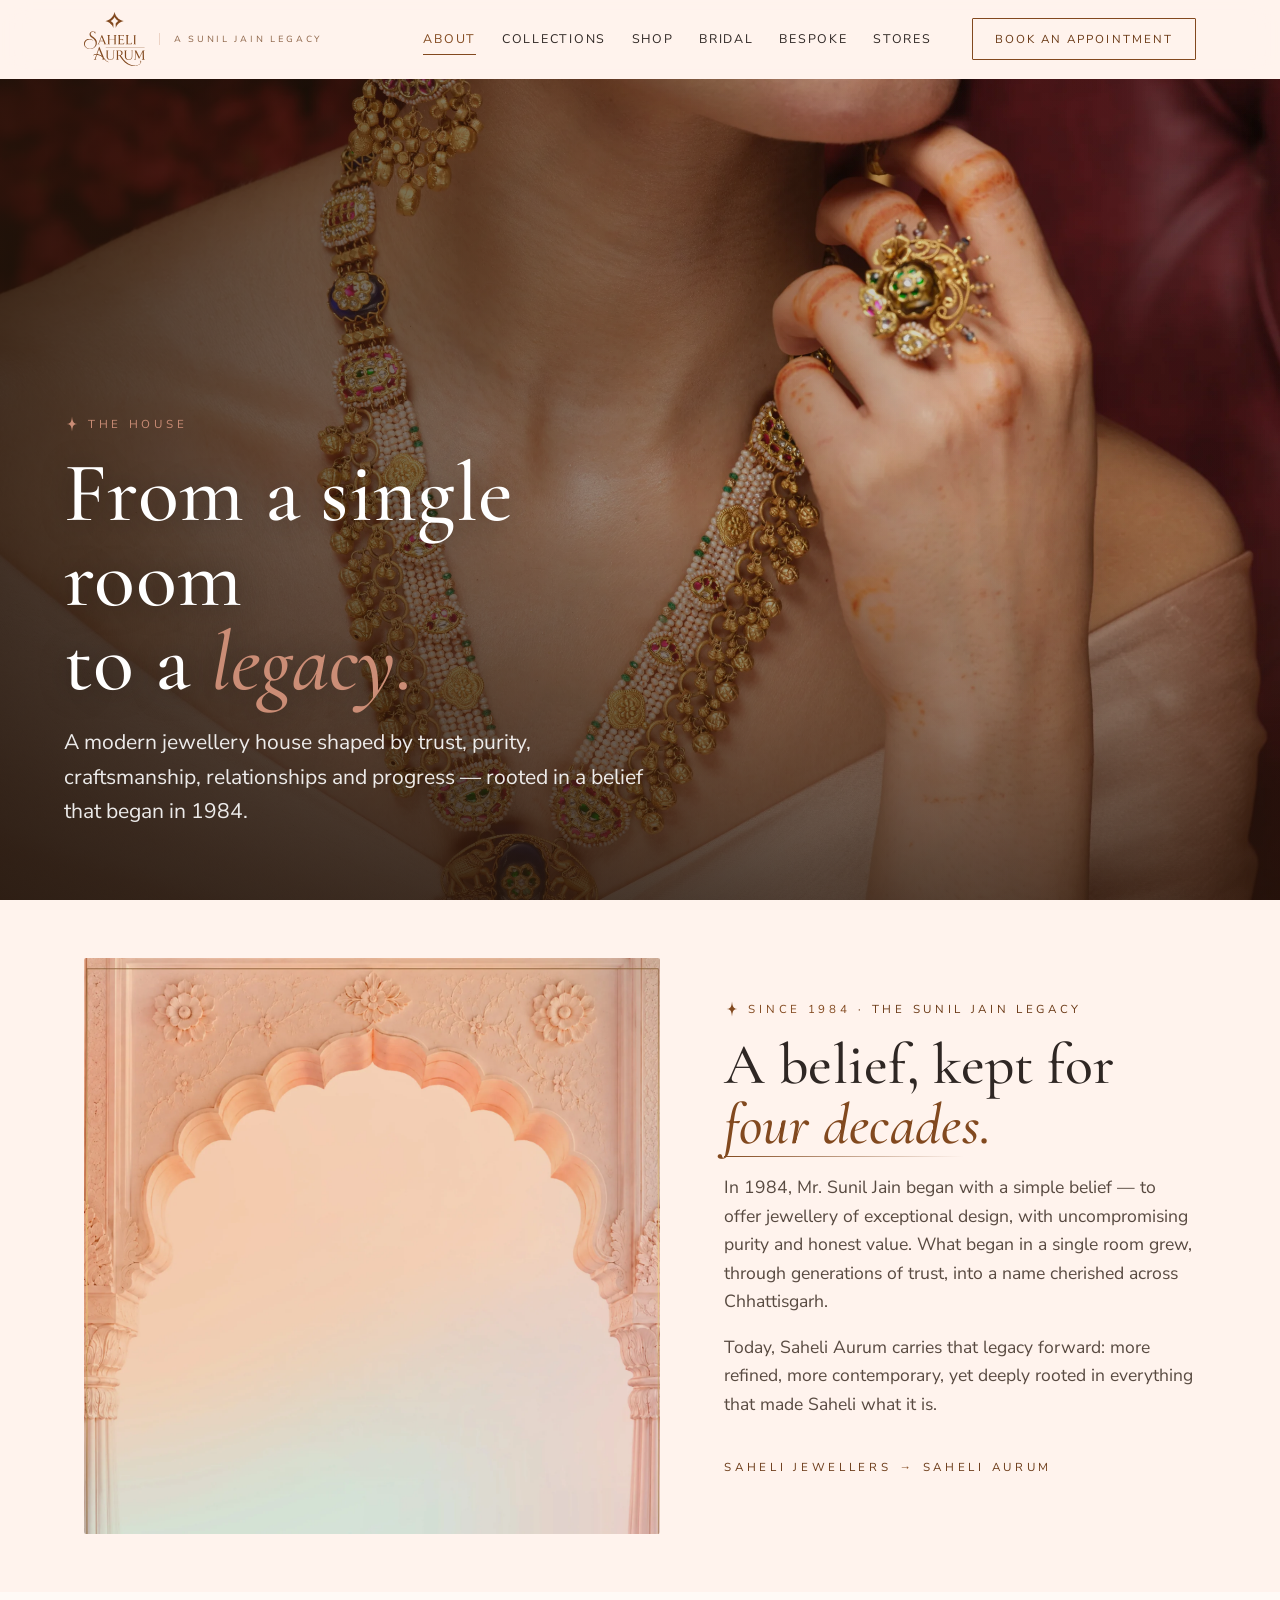
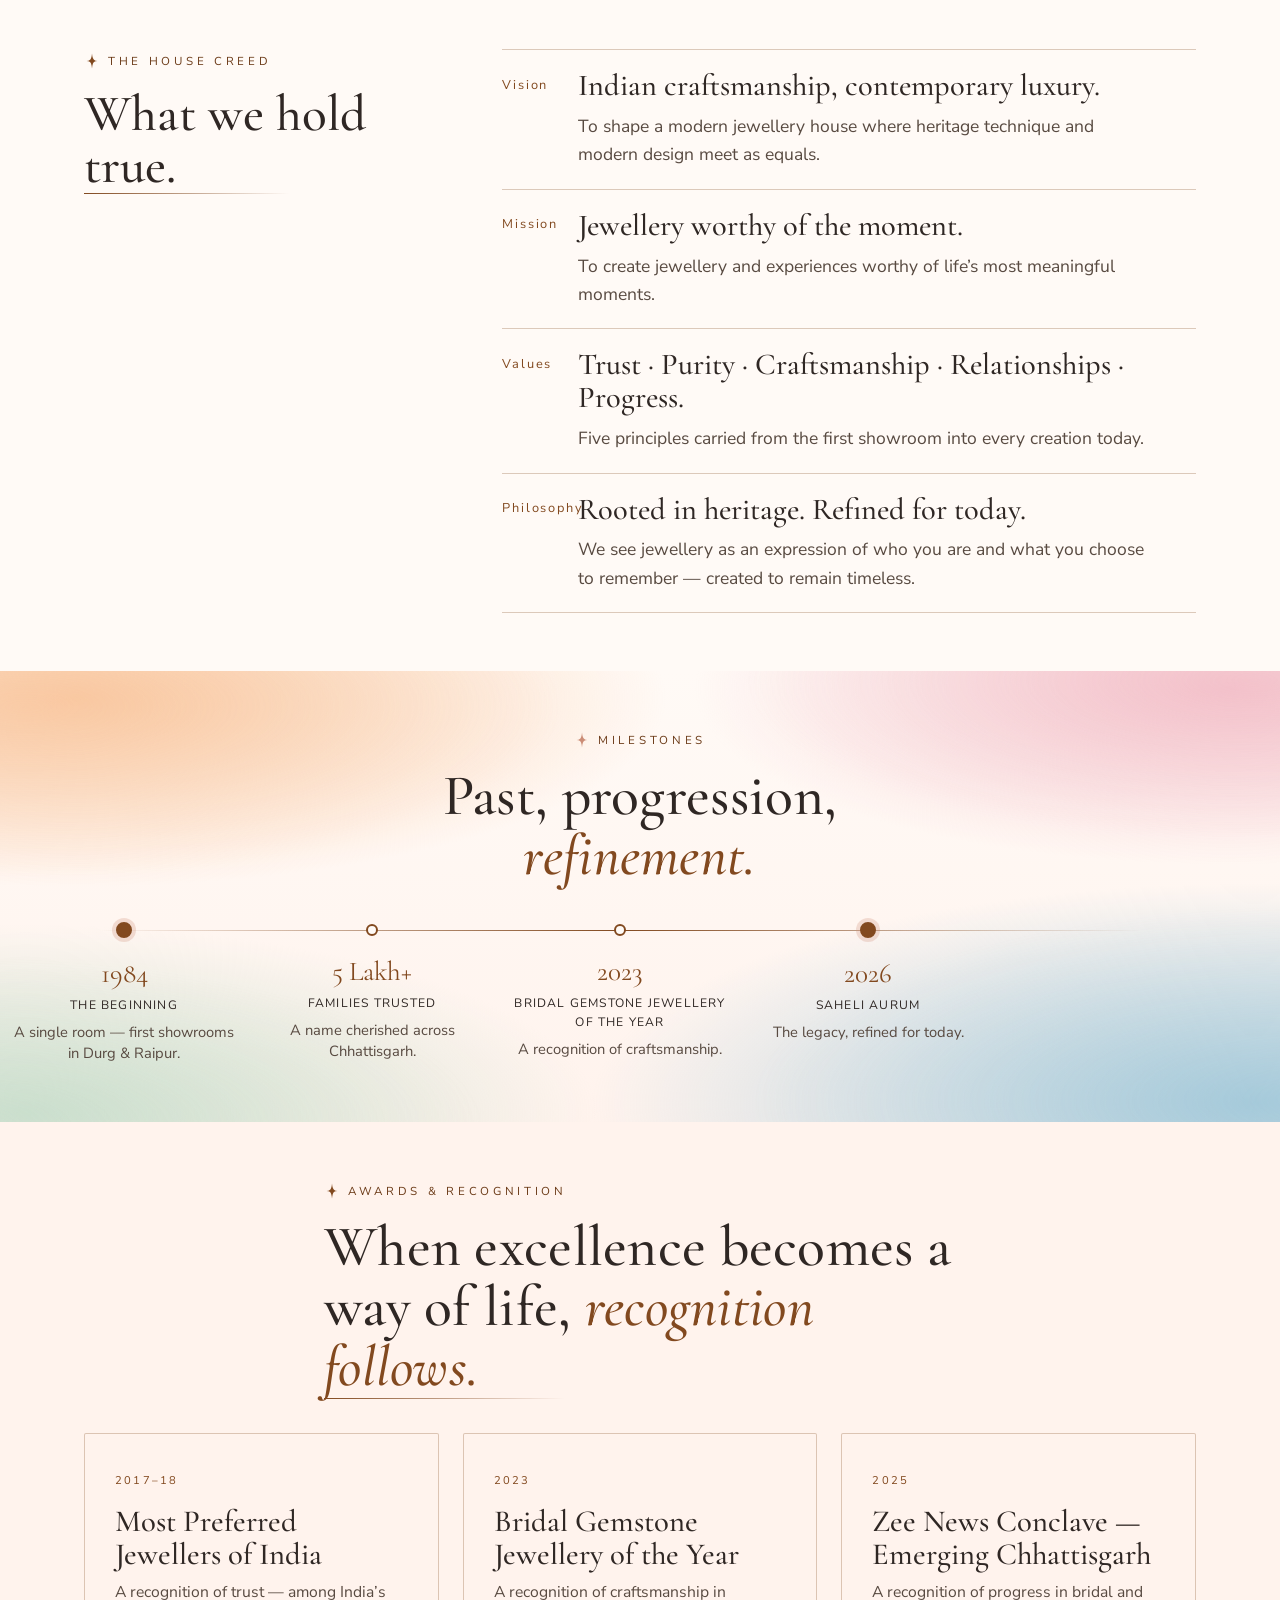
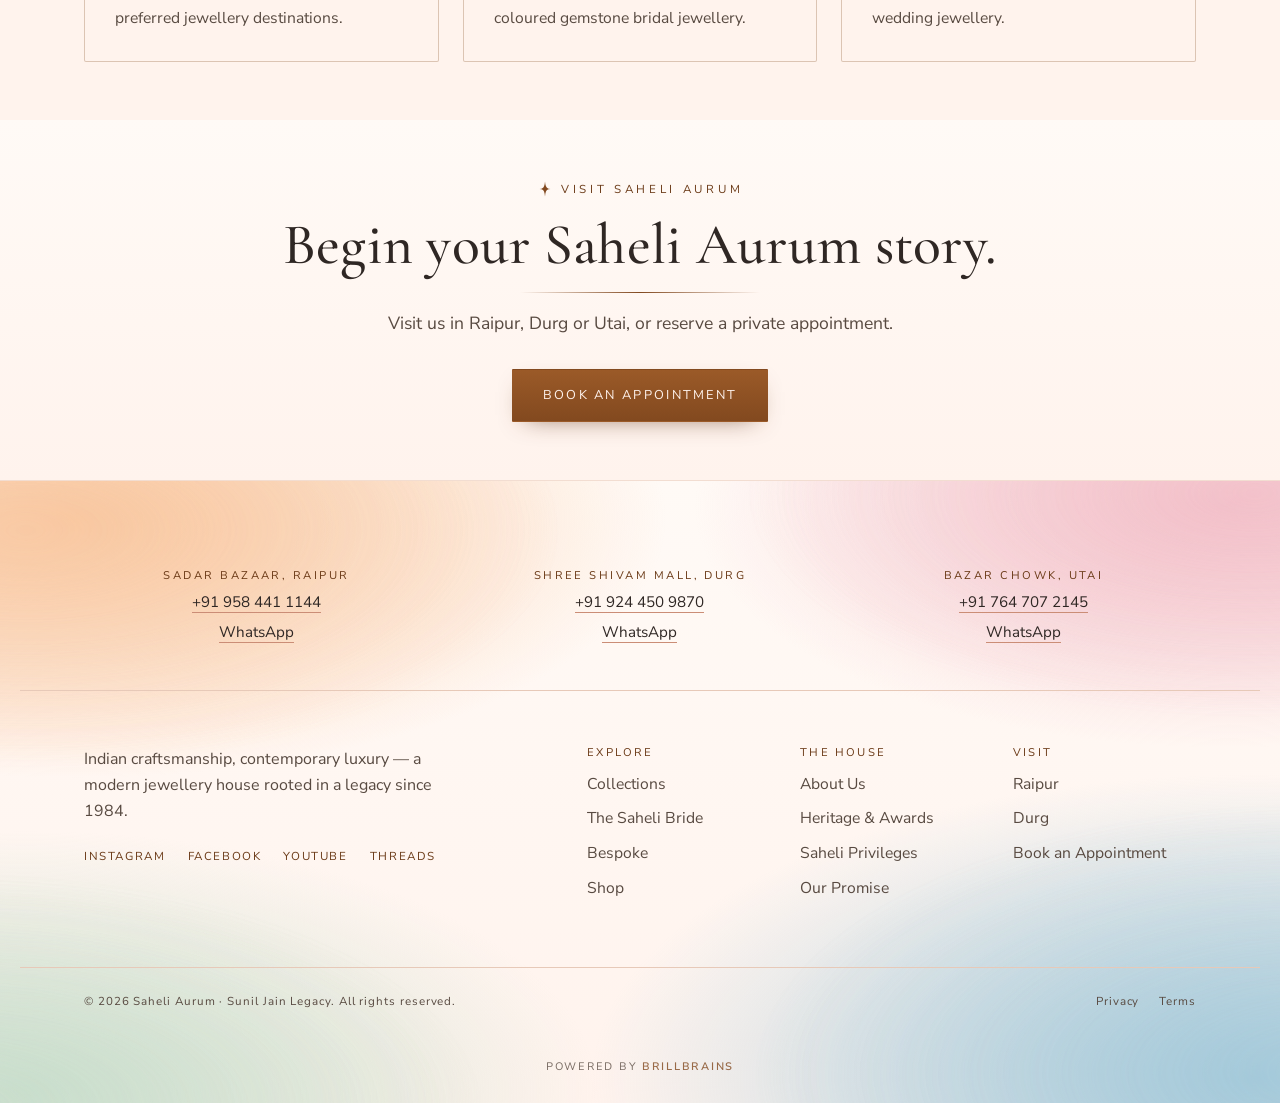
<file: about.html>
<!DOCTYPE html>
<html lang="en">
<head>
<meta charset="UTF-8" />
<meta name="viewport" content="width=device-width, initial-scale=1.0" />
<title>About Saheli Aurum — Sunil Jain Legacy</title>
<meta name="description" content="Discover Saheli Aurum: since 1984, the Sunil Jain legacy of trust, purity and craftsmanship, our vision, values, milestones and awards." />
<link rel="icon" type="image/svg+xml" href="assets/img/favicon.svg?v=31" />
<meta name="theme-color" content="#fff3ed" />
<link rel="preconnect" href="https://fonts.googleapis.com" />
<link rel="preconnect" href="https://fonts.gstatic.com" crossorigin />
<link href="https://fonts.googleapis.com/css2?family=Cormorant+Garamond:ital,wght@0,400;0,500;0,600;1,400;1,500&family=Nunito+Sans:ital,opsz,wght@0,6..12,300;0,6..12,400;0,6..12,600;0,6..12,700;1,6..12,400&display=swap" rel="stylesheet" />
<link rel="stylesheet" href="assets/css/styles.css?v=31" />
<link rel="stylesheet" href="assets/css/pages.css?v=31" />
<link rel="stylesheet" href="assets/css/atelier.css?v=31" />
<link rel="preload" as="image" href="assets/img/heroes/about.webp?v=31" fetchpriority="high" />
<script src="assets/js/theme.js?v=31"></script>
</head>
<body data-page="about">
<div class="topbar" id="topbar"><header class="site-header" id="siteHeader"><div class="wrap site-header__inner"><button class="nav-toggle" id="navToggle" aria-label="Open menu" aria-expanded="false"><span></span><span></span><span></span></button><a class="brand" href="/" aria-label="Saheli Aurum home"><img class="brand__logo" src="assets/img/logo-stack.svg?v=31" alt="Saheli Aurum" width="61" height="54" /><span class="brand__legacy">A&nbsp;Sunil&nbsp;Jain&nbsp;Legacy</span></a><nav class="nav" id="primaryNav" aria-label="Primary"><a href="about" data-nav="about">About</a><a href="collections" data-nav="collections">Collections</a><a href="shop" data-nav="shop">Shop</a><a href="bridal" data-nav="bridal">Bridal</a><a href="bespoke" data-nav="bespoke">Bespoke</a><a href="stores" data-nav="stores">Stores</a></nav><div class="site-header__cta"><a class="btn btn--outline btn--sm" href="stores#appointment">Book an Appointment</a></div></div></header></div>
<main>
  <section class="leaf">
    <div class="leaf__media" style="--src:url('/assets/img/heroes/about.webp')"><img src="assets/img/heroes/about.webp?v=31" alt="A Saheli Aurum heritage gold necklace worn with a blush silk drape" fetchpriority="high" width="2400" height="1600" /></div>
    <div class="leaf__scrim"></div>
    <div class="wrap leaf__inner">
      <p class="hallmark hallmark--light reveal"><span class="aurum-star" aria-hidden="true"><svg viewBox="0 0 24 24"><path d="M12 .8C12.6 6.7 13.5 10.6 17.3 11.5C19 11.9 21.2 12 23.2 12C21.2 12 19 12.1 17.3 12.5C13.5 13.4 12.6 17.3 12 23.2C11.4 17.3 10.5 13.4 6.7 12.5C5 12.1 2.8 12 .8 12C2.8 12 5 11.9 6.7 11.5C10.5 10.6 11.4 6.7 12 .8Z" fill="currentColor"/></svg></span>The House</p>
      <h1 class="leaf__title reveal">From a single room<br />to a <em>legacy.</em></h1>
      <p class="leaf__lede reveal">A modern jewellery house shaped by trust, purity, craftsmanship, relationships and progress — rooted in a belief that began in 1984.</p>
    </div>
  </section>
  <section class="ledger">
    <div class="wrap split split--wide-img">
      <figure class="split__media split__media--arch reveal"><img src="assets/img/fort_arch.webp?v=31" alt="A carved pink sandstone arch, the Saheli Aurum heritage motif" loading="lazy" width="1600" height="1600" /></figure>
      <div class="reveal">
        <p class="hallmark"><span class="aurum-star" aria-hidden="true"><svg viewBox="0 0 24 24"><path d="M12 .8C12.6 6.7 13.5 10.6 17.3 11.5C19 11.9 21.2 12 23.2 12C21.2 12 19 12.1 17.3 12.5C13.5 13.4 12.6 17.3 12 23.2C11.4 17.3 10.5 13.4 6.7 12.5C5 12.1 2.8 12 .8 12C2.8 12 5 11.9 6.7 11.5C10.5 10.6 11.4 6.7 12 .8Z" fill="currentColor"/></svg></span><span class="num">Since 1984</span> · The Sunil Jain Legacy</p>
        <h2 class="ledger__title">A belief, kept for <em>four decades.</em></h2>
        <span class="scribe"></span>
        <p class="ledger__intro">In 1984, Mr. Sunil Jain began with a simple belief — to offer jewellery of exceptional design, with uncompromising purity and honest value. What began in a single room grew, through generations of trust, into a name cherished across Chhattisgarh.</p>
        <p style="color:var(--ink-soft);max-width:52ch">Today, Saheli Aurum carries that legacy forward: more refined, more contemporary, yet deeply rooted in everything that made Saheli what it is.</p>
        <p class="hallmark" style="margin-top:1.4rem">Saheli Jewellers <span class="num">→</span> Saheli Aurum</p>
      </div>
    </div>
  </section>
  <section class="ledger ledger--tint">
    <div class="wrap reg reveal">
      <div class="reg__aside"><p class="hallmark"><span class="aurum-star" aria-hidden="true"><svg viewBox="0 0 24 24"><path d="M12 .8C12.6 6.7 13.5 10.6 17.3 11.5C19 11.9 21.2 12 23.2 12C21.2 12 19 12.1 17.3 12.5C13.5 13.4 12.6 17.3 12 23.2C11.4 17.3 10.5 13.4 6.7 12.5C5 12.1 2.8 12 .8 12C2.8 12 5 11.9 6.7 11.5C10.5 10.6 11.4 6.7 12 .8Z" fill="currentColor"/></svg></span>The House Creed</p><h2 class="reg__title">What we hold true.</h2><span class="scribe"></span></div>
      <div class="reg__rows stagger">
        <div class="reg__row"><span class="num">Vision</span><div><h3>Indian craftsmanship, contemporary luxury.</h3><p>To shape a modern jewellery house where heritage technique and modern design meet as equals.</p></div></div>
        <div class="reg__row"><span class="num">Mission</span><div><h3>Jewellery worthy of the moment.</h3><p>To create jewellery and experiences worthy of life’s most meaningful moments.</p></div></div>
        <div class="reg__row"><span class="num">Values</span><div><h3>Trust · Purity · Craftsmanship · Relationships · Progress.</h3><p>Five principles carried from the first showroom into every creation today.</p></div></div>
        <div class="reg__row"><span class="num">Philosophy</span><div><h3>Rooted in heritage. Refined for today.</h3><p>We see jewellery as an expression of who you are and what you choose to remember — created to remain timeless.</p></div></div>
      </div>
    </div>
  </section>
  <section class="ledger ledger--dark" id="milestones">
    <div class="wrap ledger__head ledger__head--center reveal">
      <p class="hallmark hallmark--light"><span class="aurum-star" aria-hidden="true"><svg viewBox="0 0 24 24"><path d="M12 .8C12.6 6.7 13.5 10.6 17.3 11.5C19 11.9 21.2 12 23.2 12C21.2 12 19 12.1 17.3 12.5C13.5 13.4 12.6 17.3 12 23.2C11.4 17.3 10.5 13.4 6.7 12.5C5 12.1 2.8 12 .8 12C2.8 12 5 11.9 6.7 11.5C10.5 10.6 11.4 6.7 12 .8Z" fill="currentColor"/></svg></span>Milestones</p><h2 class="ledger__title">Past, progression, <em>refinement.</em></h2></div>
    <ol class="wrap timeline reveal">
      <li class="tl tl--origin"><span class="tl__year">1984</span><span class="tl__title">The Beginning</span><span class="tl__note">A single room — first showrooms in Durg &amp; Raipur.</span></li>
      <li class="tl"><span class="tl__year">5 Lakh+</span><span class="tl__title">Families Trusted</span><span class="tl__note">A name cherished across Chhattisgarh.</span></li>
      <li class="tl"><span class="tl__year">2023</span><span class="tl__title">Bridal Gemstone Jewellery of the Year</span><span class="tl__note">A recognition of craftsmanship.</span></li>
      <li class="tl tl--now"><span class="tl__year">2026</span><span class="tl__title">Saheli Aurum</span><span class="tl__note">The legacy, refined for today.</span></li>
    </ol>
  </section>
  <section class="ledger" id="recognition">
    <div class="wrap ledger__head reveal"><p class="hallmark"><span class="aurum-star" aria-hidden="true"><svg viewBox="0 0 24 24"><path d="M12 .8C12.6 6.7 13.5 10.6 17.3 11.5C19 11.9 21.2 12 23.2 12C21.2 12 19 12.1 17.3 12.5C13.5 13.4 12.6 17.3 12 23.2C11.4 17.3 10.5 13.4 6.7 12.5C5 12.1 2.8 12 .8 12C2.8 12 5 11.9 6.7 11.5C10.5 10.6 11.4 6.7 12 .8Z" fill="currentColor"/></svg></span>Awards &amp; Recognition</p><h2 class="ledger__title">When excellence becomes a way of life, <em>recognition follows.</em></h2><span class="scribe"></span></div>
    <div class="wrap plate-grid plate-grid--3 stagger reveal">
      <article class="plate"><span class="plate__no">2017–18</span><h3>Most Preferred Jewellers of India</h3><p>A recognition of trust — among India’s preferred jewellery destinations.</p></article>
      <article class="plate"><span class="plate__no">2023</span><h3>Bridal Gemstone Jewellery of the Year</h3><p>A recognition of craftsmanship in coloured gemstone bridal jewellery.</p></article>
      <article class="plate"><span class="plate__no">2025</span><h3>Zee News Conclave — Emerging Chhattisgarh</h3><p>A recognition of progress in bridal and wedding jewellery.</p></article>
    </div>
  </section>
  <section class="ledger ledger--paper cta-leaf">
    <div class="wrap reveal">
      <p class="hallmark" style="justify-content:center"><span class="aurum-star" aria-hidden="true"><svg viewBox="0 0 24 24"><path d="M12 .8C12.6 6.7 13.5 10.6 17.3 11.5C19 11.9 21.2 12 23.2 12C21.2 12 19 12.1 17.3 12.5C13.5 13.4 12.6 17.3 12 23.2C11.4 17.3 10.5 13.4 6.7 12.5C5 12.1 2.8 12 .8 12C2.8 12 5 11.9 6.7 11.5C10.5 10.6 11.4 6.7 12 .8Z" fill="currentColor"/></svg></span>Visit Saheli Aurum</p>
      <h2 class="ledger__title">Begin your Saheli Aurum story.</h2>
      <span class="scribe scribe--center"></span>
      <p class="ledger__intro" style="margin:1rem auto 2rem;text-align:center">Visit us in Raipur, Durg or Utai, or reserve a private appointment.</p>
      <a class="btn btn--gold" href="stores#appointment">Book an Appointment</a>
    </div>
  </section>
</main>
<footer class="site-footer">
  <div class="wrap site-footer__addresses stagger"><div class="faddr"><h4>Sadar Bazaar, Raipur</h4><p><a href="tel:+919584411144">+91 958 441 1144</a></p><p><a href="https://wa.me/919584411144" target="_blank" rel="noopener noreferrer">WhatsApp</a></p></div><div class="faddr"><h4>Shree Shivam Mall, Durg</h4><p><a href="tel:+919244509870">+91 924 450 9870</a></p><p><a href="https://wa.me/919244509870" target="_blank" rel="noopener noreferrer">WhatsApp</a></p></div><div class="faddr"><h4>Bazar Chowk, Utai</h4><p><a href="tel:+917647072145">+91 764 707 2145</a></p><p><a href="https://wa.me/917647072145" target="_blank" rel="noopener noreferrer">WhatsApp</a></p></div></div><div class="wrap site-footer__top"><div class="site-footer__brand"><p class="site-footer__tag">Indian craftsmanship, contemporary luxury — a modern jewellery house rooted in a legacy since 1984.</p><div class="social" aria-label="Social links"><a href="https://www.instagram.com/sahelijewellers" target="_blank" rel="noopener noreferrer" aria-label="Saheli Jewellers on Instagram">Instagram</a><a href="https://www.facebook.com/people/Saheli-Jewellers/61592481073613/" target="_blank" rel="noopener noreferrer" aria-label="Saheli Jewellers on Facebook">Facebook</a><a href="https://www.youtube.com/@sahelijewellerschattisgarh" target="_blank" rel="noopener noreferrer" aria-label="Saheli Jewellers on YouTube">YouTube</a><a href="https://www.threads.com/@sahelijewellers" target="_blank" rel="noopener noreferrer" aria-label="Saheli Jewellers on Threads">Threads</a></div></div><nav class="site-footer__nav" aria-label="Footer"><div><h4>Explore</h4><a href="collections">Collections</a><a href="bridal">The Saheli Bride</a><a href="bespoke">Bespoke</a><a href="shop">Shop</a></div><div><h4>The House</h4><a href="about">About Us</a><a href="about#recognition">Heritage &amp; Awards</a><a href="/#privileges">Saheli Privileges</a><a href="/#promise">Our Promise</a></div><div><h4>Visit</h4><a href="stores#raipur">Raipur</a><a href="stores#durg">Durg</a><a href="stores#appointment">Book an Appointment</a></div></nav></div><div class="wrap site-footer__base"><span>© <span id="year">2026</span> Saheli Aurum · Sunil Jain Legacy. All rights reserved.</span><span class="site-footer__legal"><a href="#">Privacy</a><a href="#">Terms</a></span></div><div class="site-footer__credit"><a href="https://brillbrainsconsultants.com/" target="_blank" rel="noopener">Powered by <strong>BrillBrains</strong></a></div></footer>
<script src="assets/js/main.js?v=31"></script>
</body>
</html>
</file>
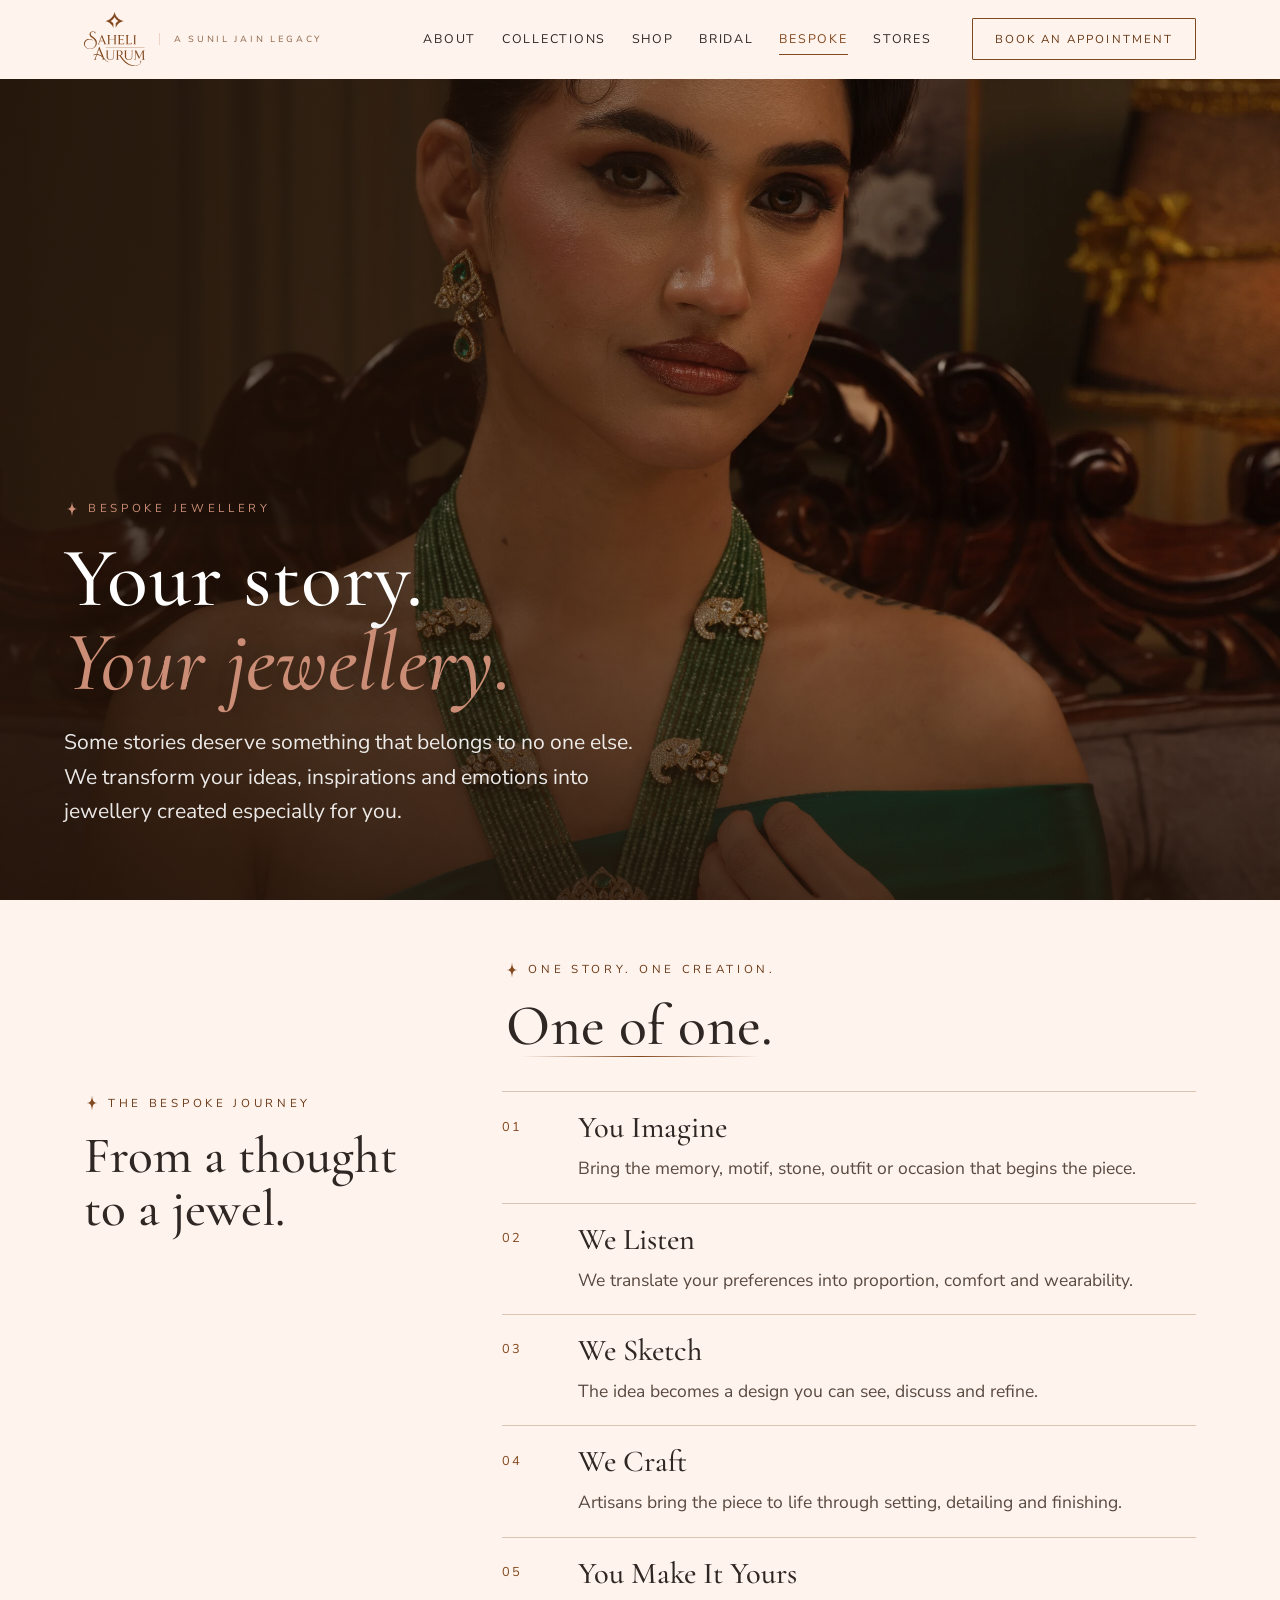
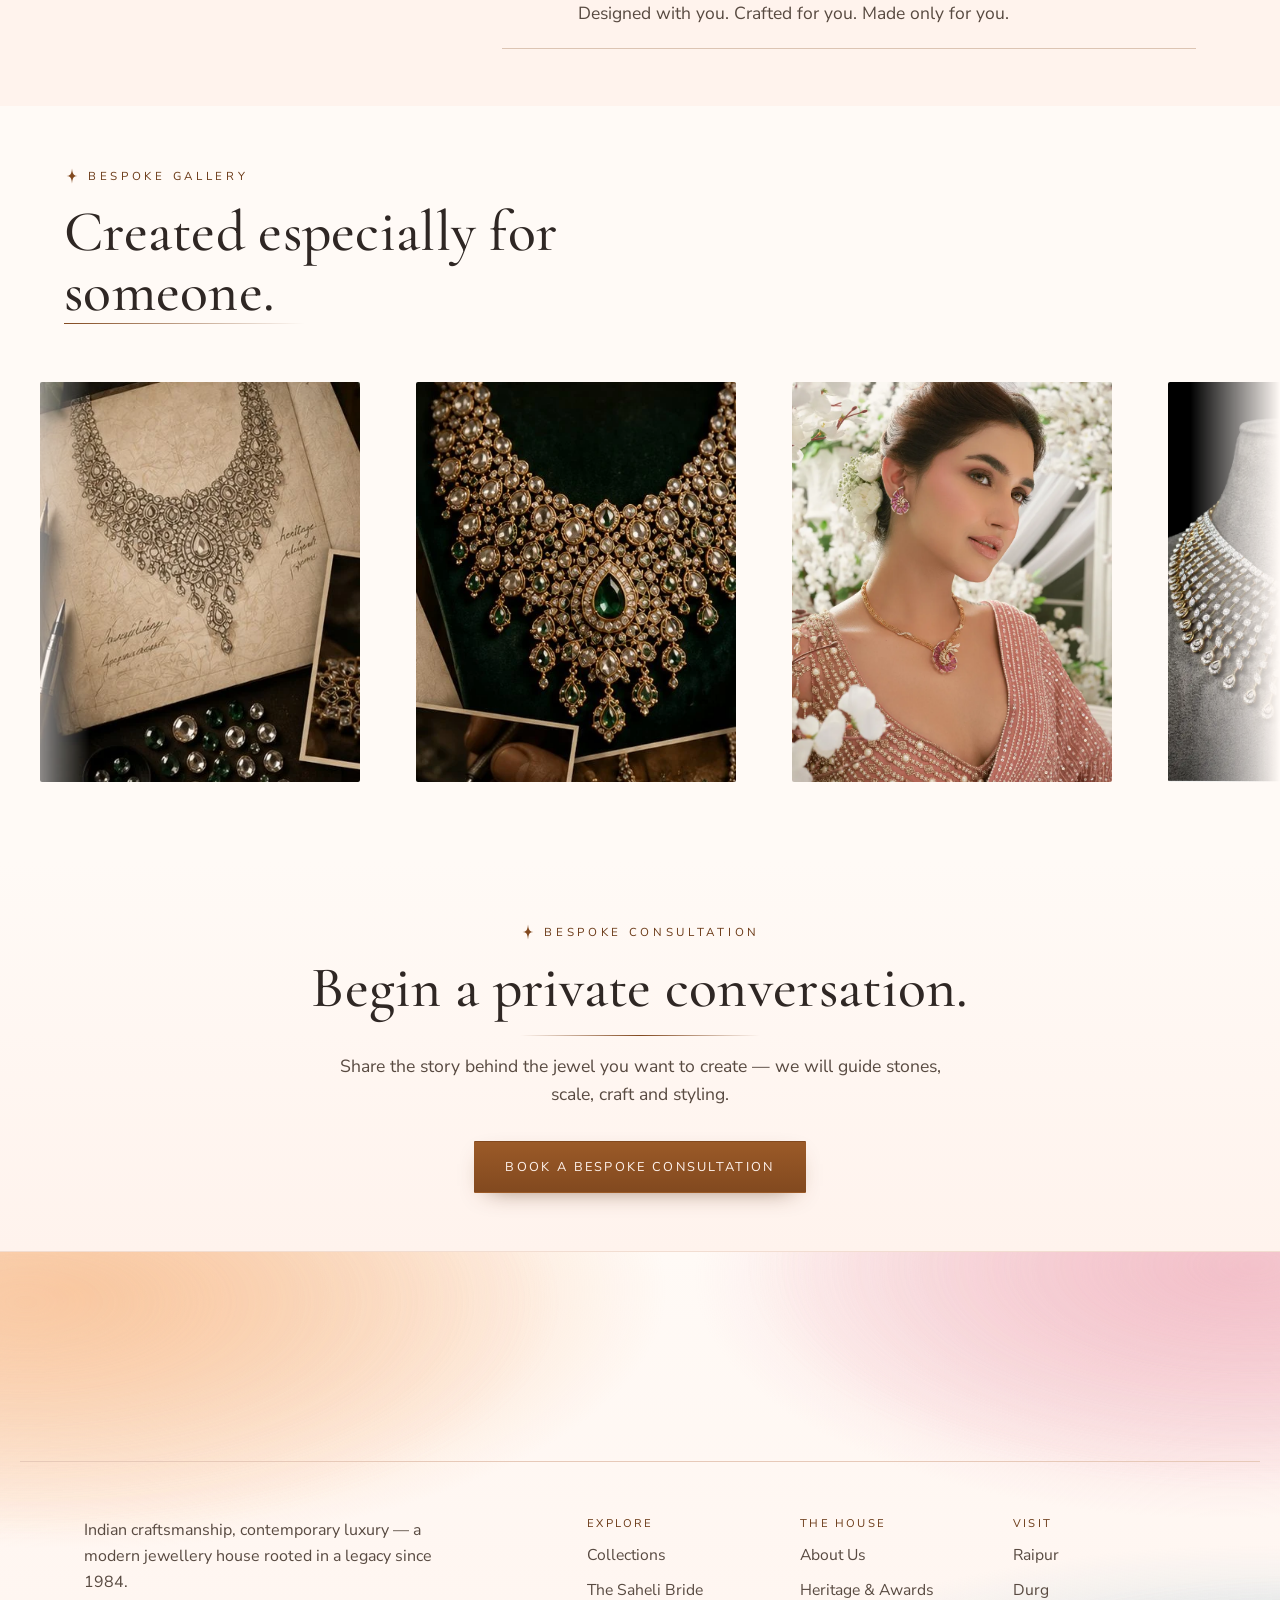
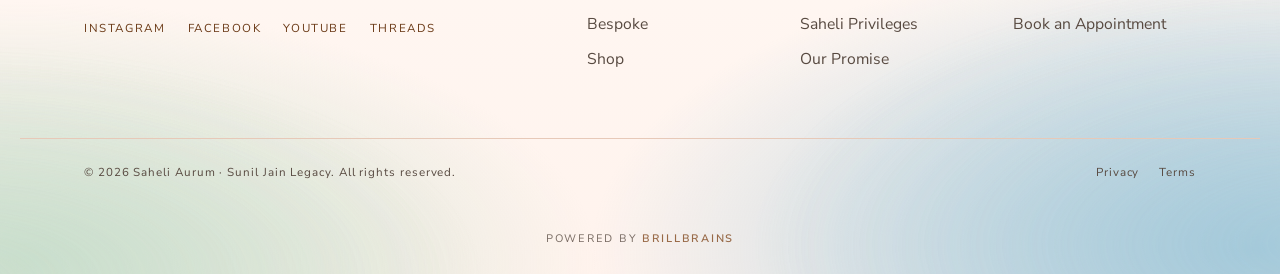
<file: bespoke.html>
<!DOCTYPE html>
<html lang="en">
<head>
<meta charset="UTF-8" />
<meta name="viewport" content="width=device-width, initial-scale=1.0" />
<title>Bespoke Jewellery — Saheli Aurum</title>
<meta name="description" content="One story. One creation. One of one. The Saheli Aurum bespoke journey from imagination to hand-crafted jewellery, and the bespoke gallery." />
<link rel="icon" type="image/svg+xml" href="assets/img/favicon.svg?v=31" />
<meta name="theme-color" content="#fff3ed" />
<link rel="preconnect" href="https://fonts.googleapis.com" />
<link rel="preconnect" href="https://fonts.gstatic.com" crossorigin />
<link href="https://fonts.googleapis.com/css2?family=Cormorant+Garamond:ital,wght@0,400;0,500;0,600;1,400;1,500&family=Nunito+Sans:ital,opsz,wght@0,6..12,300;0,6..12,400;0,6..12,600;0,6..12,700;1,6..12,400&display=swap" rel="stylesheet" />
<link rel="stylesheet" href="assets/css/styles.css?v=31" />
<link rel="stylesheet" href="assets/css/pages.css?v=31" />
<link rel="stylesheet" href="assets/css/atelier.css?v=31" />
<link rel="preload" as="image" href="assets/img/heroes/bespoke.webp?v=31" fetchpriority="high" />
<script src="assets/js/theme.js?v=31"></script>
</head>
<body data-page="bespoke">
<div class="topbar" id="topbar"><header class="site-header" id="siteHeader"><div class="wrap site-header__inner"><button class="nav-toggle" id="navToggle" aria-label="Open menu" aria-expanded="false"><span></span><span></span><span></span></button><a class="brand" href="/" aria-label="Saheli Aurum home"><img class="brand__logo" src="assets/img/logo-stack.svg?v=31" alt="Saheli Aurum" width="61" height="54" /><span class="brand__legacy">A&nbsp;Sunil&nbsp;Jain&nbsp;Legacy</span></a><nav class="nav" id="primaryNav" aria-label="Primary"><a href="about" data-nav="about">About</a><a href="collections" data-nav="collections">Collections</a><a href="shop" data-nav="shop">Shop</a><a href="bridal" data-nav="bridal">Bridal</a><a href="bespoke" data-nav="bespoke">Bespoke</a><a href="stores" data-nav="stores">Stores</a></nav><div class="site-header__cta"><a class="btn btn--outline btn--sm" href="stores#appointment">Book an Appointment</a></div></div></header></div>
<main>
  <section class="leaf">
    <div class="leaf__media" style="--src:url('/assets/img/heroes/bespoke.webp')"><img src="assets/img/heroes/bespoke.webp?v=31" alt="A Saheli Aurum emerald bead haar with a handcrafted gold pendant" fetchpriority="high" width="2400" height="1600" /></div>
    <div class="leaf__scrim"></div>
    <div class="wrap leaf__inner">
      <p class="hallmark hallmark--light reveal"><span class="aurum-star" aria-hidden="true"><svg viewBox="0 0 24 24"><path d="M12 .8C12.6 6.7 13.5 10.6 17.3 11.5C19 11.9 21.2 12 23.2 12C21.2 12 19 12.1 17.3 12.5C13.5 13.4 12.6 17.3 12 23.2C11.4 17.3 10.5 13.4 6.7 12.5C5 12.1 2.8 12 .8 12C2.8 12 5 11.9 6.7 11.5C10.5 10.6 11.4 6.7 12 .8Z" fill="currentColor"/></svg></span>Bespoke Jewellery</p>
      <h1 class="leaf__title reveal">Your story.<br /><em>Your jewellery.</em></h1>
      <p class="leaf__lede reveal">Some stories deserve something that belongs to no one else. We transform your ideas, inspirations and emotions into jewellery created especially for you.</p>
    </div>
  </section>
  <section class="ledger">
    <div class="wrap ledger__head ledger__head--center reveal"><p class="hallmark" style="justify-content:center"><span class="aurum-star" aria-hidden="true"><svg viewBox="0 0 24 24"><path d="M12 .8C12.6 6.7 13.5 10.6 17.3 11.5C19 11.9 21.2 12 23.2 12C21.2 12 19 12.1 17.3 12.5C13.5 13.4 12.6 17.3 12 23.2C11.4 17.3 10.5 13.4 6.7 12.5C5 12.1 2.8 12 .8 12C2.8 12 5 11.9 6.7 11.5C10.5 10.6 11.4 6.7 12 .8Z" fill="currentColor"/></svg></span>One Story. One Creation.</p><h2 class="ledger__title">One of one.</h2><span class="scribe scribe--center"></span></div>
    <div class="wrap reg reveal" style="margin-top:1rem">
      <div class="reg__aside"><p class="hallmark"><span class="aurum-star" aria-hidden="true"><svg viewBox="0 0 24 24"><path d="M12 .8C12.6 6.7 13.5 10.6 17.3 11.5C19 11.9 21.2 12 23.2 12C21.2 12 19 12.1 17.3 12.5C13.5 13.4 12.6 17.3 12 23.2C11.4 17.3 10.5 13.4 6.7 12.5C5 12.1 2.8 12 .8 12C2.8 12 5 11.9 6.7 11.5C10.5 10.6 11.4 6.7 12 .8Z" fill="currentColor"/></svg></span>The Bespoke Journey</p><h2 class="reg__title">From a thought to a jewel.</h2></div>
      <div class="reg__rows stagger">
        <div class="reg__row"><span class="num">01</span><div><h3>You Imagine</h3><p>Bring the memory, motif, stone, outfit or occasion that begins the piece.</p></div></div>
        <div class="reg__row"><span class="num">02</span><div><h3>We Listen</h3><p>We translate your preferences into proportion, comfort and wearability.</p></div></div>
        <div class="reg__row"><span class="num">03</span><div><h3>We Sketch</h3><p>The idea becomes a design you can see, discuss and refine.</p></div></div>
        <div class="reg__row"><span class="num">04</span><div><h3>We Craft</h3><p>Artisans bring the piece to life through setting, detailing and finishing.</p></div></div>
        <div class="reg__row"><span class="num">05</span><div><h3>You Make It Yours</h3><p>Designed with you. Crafted for you. Made only for you.</p></div></div>
      </div>
    </div>
  </section>
  <section class="ledger ledger--tint" id="gallery">
    <div class="wrap ledger__head reveal" style="margin-inline:0"><p class="hallmark"><span class="aurum-star" aria-hidden="true"><svg viewBox="0 0 24 24"><path d="M12 .8C12.6 6.7 13.5 10.6 17.3 11.5C19 11.9 21.2 12 23.2 12C21.2 12 19 12.1 17.3 12.5C13.5 13.4 12.6 17.3 12 23.2C11.4 17.3 10.5 13.4 6.7 12.5C5 12.1 2.8 12 .8 12C2.8 12 5 11.9 6.7 11.5C10.5 10.6 11.4 6.7 12 .8Z" fill="currentColor"/></svg></span>Bespoke Gallery</p><h2 class="ledger__title">Created especially for someone.</h2><span class="scribe"></span></div>
    <div class="marquee marquee--gallery reveal" style="--mq-gap:16px"><div class="marquee__track"><figure class="marquee__item"><img src="assets/img/bespoke_sketch.webp" alt="Bespoke jewellery" loading="lazy" /></figure><figure class="marquee__item"><img src="assets/img/bespoke_creation.webp" alt="Bespoke jewellery" loading="lazy" /></figure><figure class="marquee__item"><img src="assets/img/collections/ekam-2.webp" alt="Bespoke jewellery" loading="lazy" /></figure><figure class="marquee__item"><img src="assets/img/collections/etern-2.webp" alt="Bespoke jewellery" loading="lazy" /></figure><figure class="marquee__item"><img src="assets/img/collections/riva-1.webp" alt="Bespoke jewellery" loading="lazy" /></figure><figure class="marquee__item"><img src="assets/img/collections/royalis-3.webp" alt="Bespoke jewellery" loading="lazy" /></figure><figure class="marquee__item"><img src="assets/img/collections/glint-3.webp" alt="Bespoke jewellery" loading="lazy" /></figure><figure class="marquee__item"><img src="assets/img/collections/rosette-1.webp" alt="Bespoke jewellery" loading="lazy" /></figure></div></div>
  </section>
  <section class="ledger ledger--paper cta-leaf" id="consultation">
    <div class="wrap reveal">
      <p class="hallmark" style="justify-content:center"><span class="aurum-star" aria-hidden="true"><svg viewBox="0 0 24 24"><path d="M12 .8C12.6 6.7 13.5 10.6 17.3 11.5C19 11.9 21.2 12 23.2 12C21.2 12 19 12.1 17.3 12.5C13.5 13.4 12.6 17.3 12 23.2C11.4 17.3 10.5 13.4 6.7 12.5C5 12.1 2.8 12 .8 12C2.8 12 5 11.9 6.7 11.5C10.5 10.6 11.4 6.7 12 .8Z" fill="currentColor"/></svg></span>Bespoke Consultation</p>
      <h2 class="ledger__title">Begin a private conversation.</h2>
      <span class="scribe scribe--center"></span>
      <p class="ledger__intro" style="margin:1rem auto 2rem;text-align:center">Share the story behind the jewel you want to create — we will guide stones, scale, craft and styling.</p>
      <a class="btn btn--gold" href="stores#appointment">Book a Bespoke Consultation</a>
    </div>
  </section>
</main>
<footer class="site-footer">
  <div class="wrap site-footer__addresses stagger"><div class="faddr"><h4>Sadar Bazaar, Raipur</h4><p><a href="tel:+919584411144">+91 958 441 1144</a></p><p><a href="https://wa.me/919584411144" target="_blank" rel="noopener noreferrer">WhatsApp</a></p></div><div class="faddr"><h4>Shree Shivam Mall, Durg</h4><p><a href="tel:+919244509870">+91 924 450 9870</a></p><p><a href="https://wa.me/919244509870" target="_blank" rel="noopener noreferrer">WhatsApp</a></p></div><div class="faddr"><h4>Bazar Chowk, Utai</h4><p><a href="tel:+917647072145">+91 764 707 2145</a></p><p><a href="https://wa.me/917647072145" target="_blank" rel="noopener noreferrer">WhatsApp</a></p></div></div><div class="wrap site-footer__top"><div class="site-footer__brand"><p class="site-footer__tag">Indian craftsmanship, contemporary luxury — a modern jewellery house rooted in a legacy since 1984.</p><div class="social" aria-label="Social links"><a href="https://www.instagram.com/sahelijewellers" target="_blank" rel="noopener noreferrer" aria-label="Saheli Jewellers on Instagram">Instagram</a><a href="https://www.facebook.com/people/Saheli-Jewellers/61592481073613/" target="_blank" rel="noopener noreferrer" aria-label="Saheli Jewellers on Facebook">Facebook</a><a href="https://www.youtube.com/@sahelijewellerschattisgarh" target="_blank" rel="noopener noreferrer" aria-label="Saheli Jewellers on YouTube">YouTube</a><a href="https://www.threads.com/@sahelijewellers" target="_blank" rel="noopener noreferrer" aria-label="Saheli Jewellers on Threads">Threads</a></div></div><nav class="site-footer__nav" aria-label="Footer"><div><h4>Explore</h4><a href="collections">Collections</a><a href="bridal">The Saheli Bride</a><a href="bespoke">Bespoke</a><a href="shop">Shop</a></div><div><h4>The House</h4><a href="about">About Us</a><a href="about#recognition">Heritage &amp; Awards</a><a href="/#privileges">Saheli Privileges</a><a href="/#promise">Our Promise</a></div><div><h4>Visit</h4><a href="stores#raipur">Raipur</a><a href="stores#durg">Durg</a><a href="stores#appointment">Book an Appointment</a></div></nav></div><div class="wrap site-footer__base"><span>© <span id="year">2026</span> Saheli Aurum · Sunil Jain Legacy. All rights reserved.</span><span class="site-footer__legal"><a href="#">Privacy</a><a href="#">Terms</a></span></div><div class="site-footer__credit"><a href="https://brillbrainsconsultants.com/" target="_blank" rel="noopener">Powered by <strong>BrillBrains</strong></a></div></footer>
<script src="assets/js/main.js?v=31"></script>
</body>
</html>
</file>
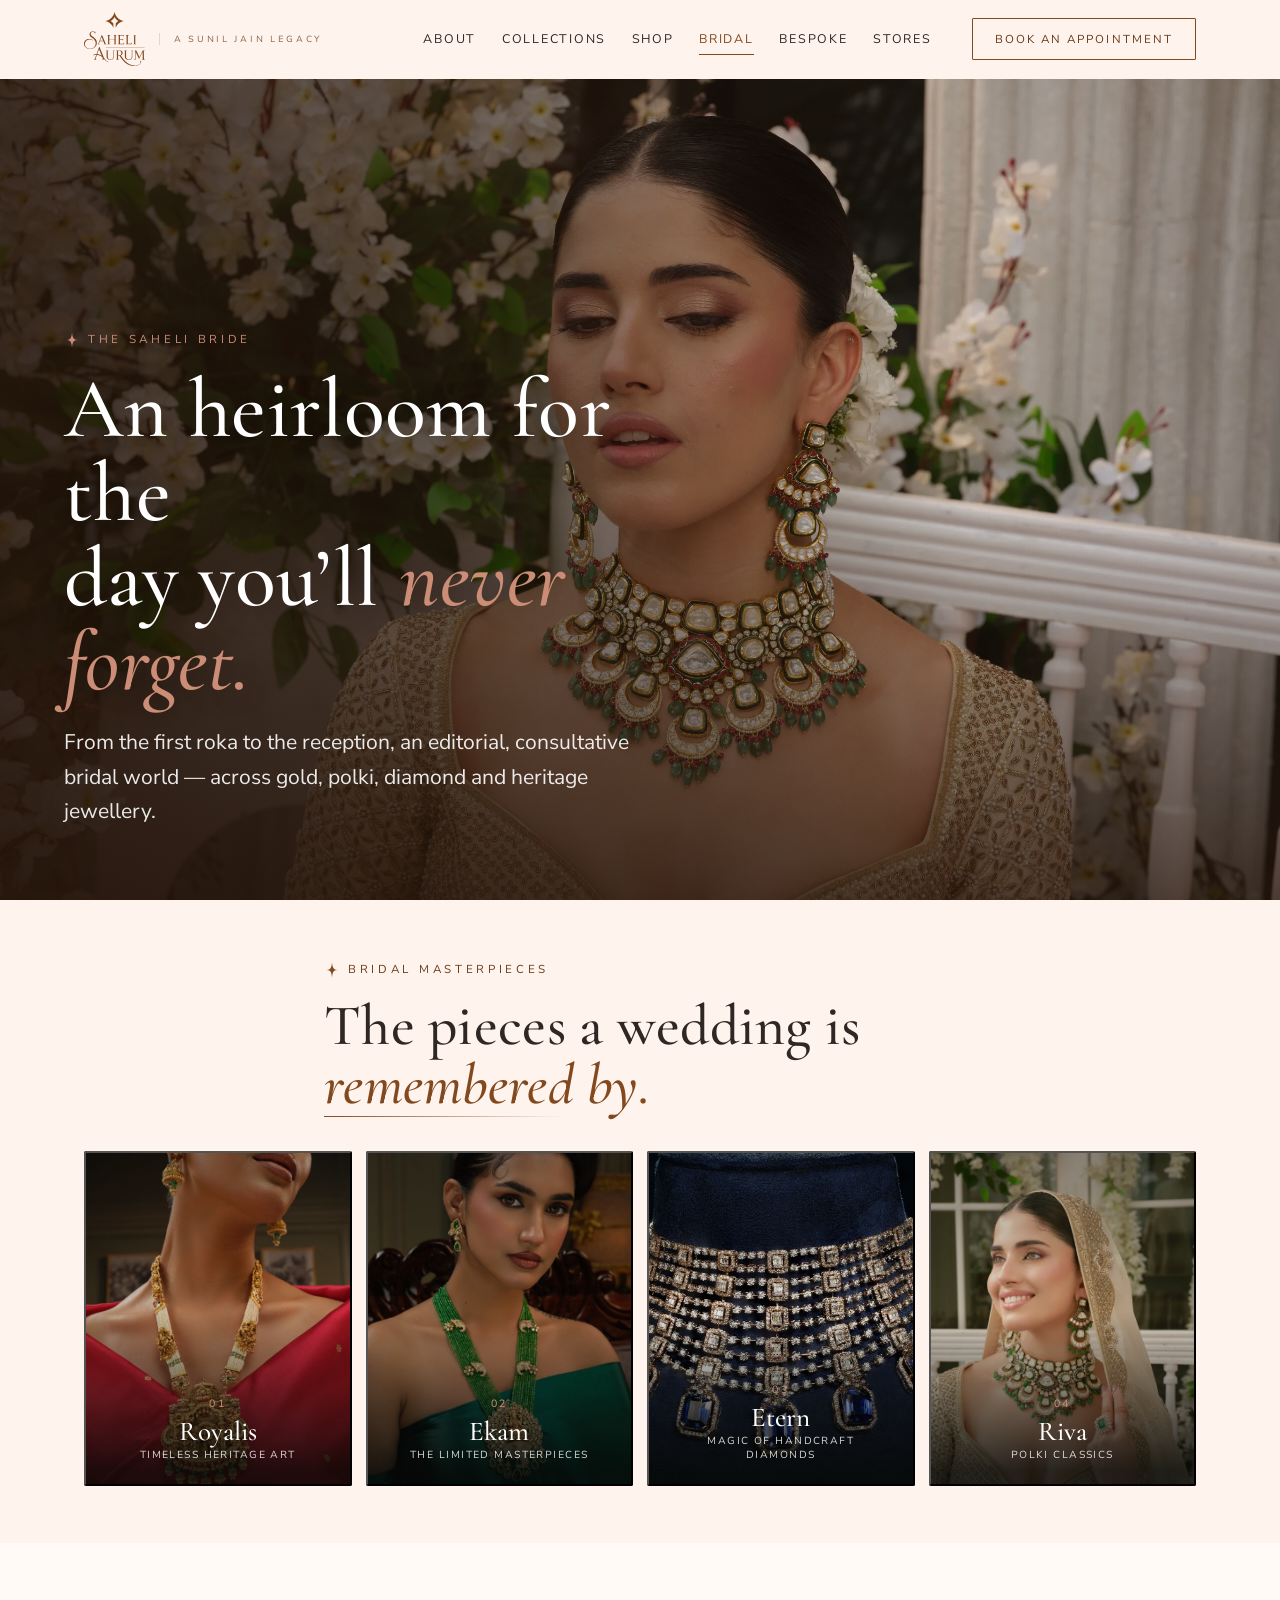
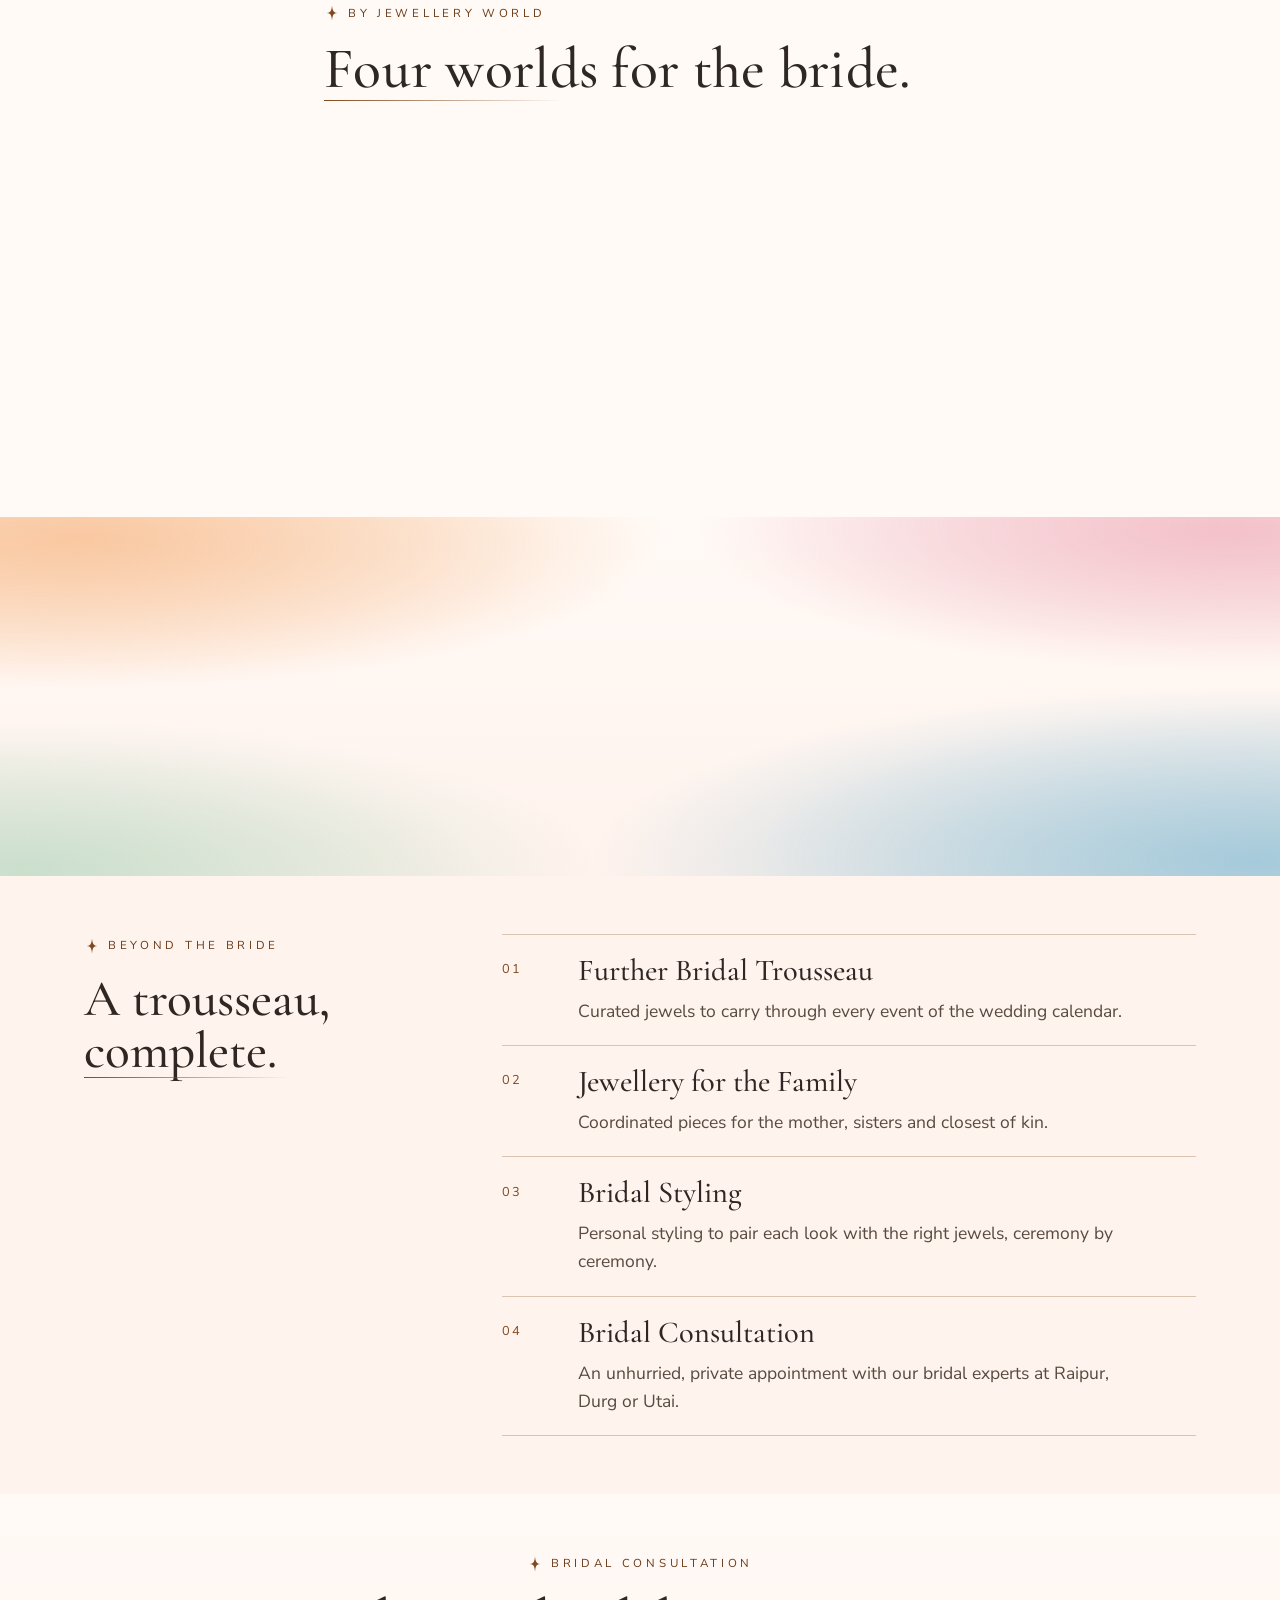
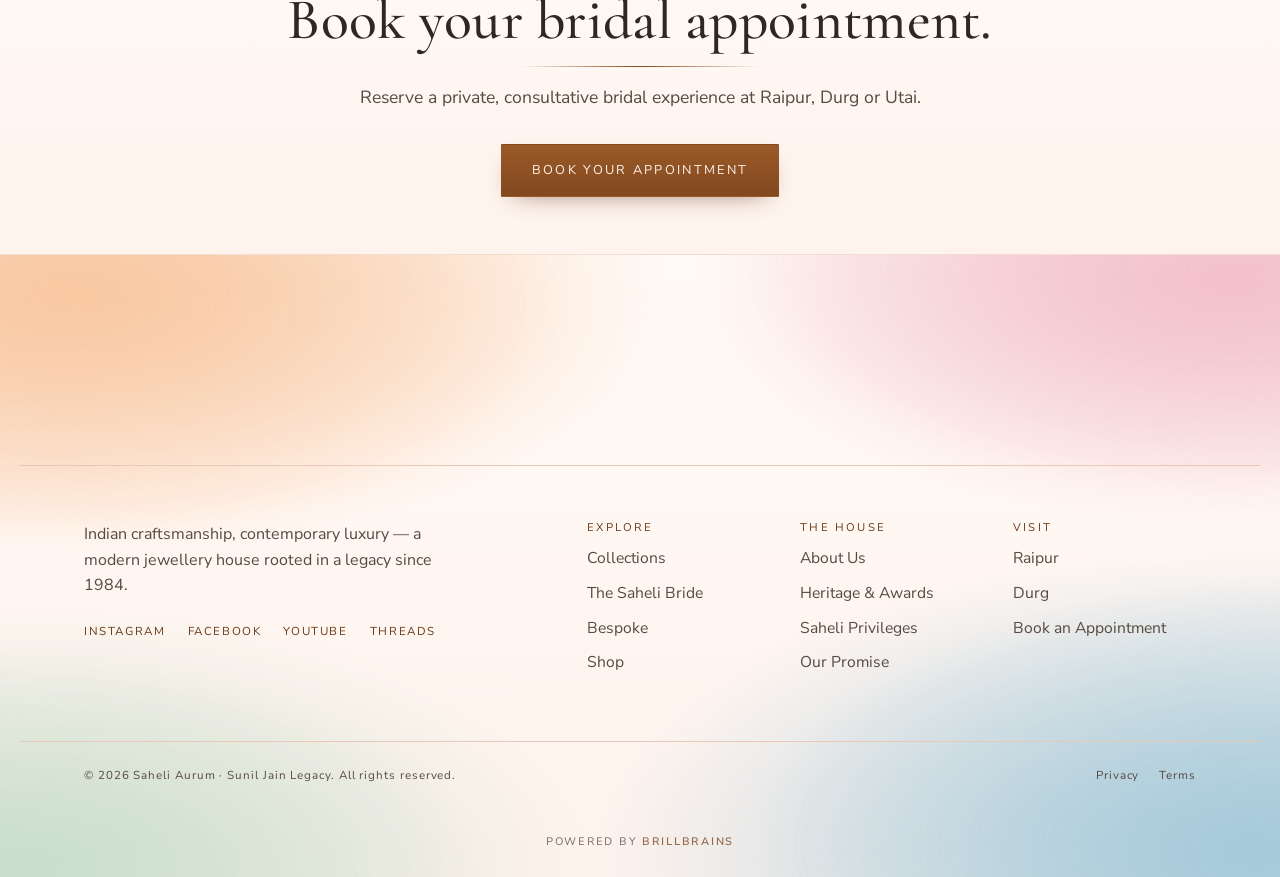
<file: bridal.html>
<!DOCTYPE html>
<html lang="en">
<head>
<meta charset="UTF-8" />
<meta name="viewport" content="width=device-width, initial-scale=1.0" />
<title>The Saheli Bride — Saheli Aurum</title>
<meta name="description" content="Bridal masterpieces across gold, polki, diamond and heritage jewellery; jewels for every ceremony, trousseau, styling and bridal consultation." />
<link rel="icon" type="image/svg+xml" href="assets/img/favicon.svg?v=31" />
<meta name="theme-color" content="#fff3ed" />
<link rel="preconnect" href="https://fonts.googleapis.com" />
<link rel="preconnect" href="https://fonts.gstatic.com" crossorigin />
<link href="https://fonts.googleapis.com/css2?family=Cormorant+Garamond:ital,wght@0,400;0,500;0,600;1,400;1,500&family=Nunito+Sans:ital,opsz,wght@0,6..12,300;0,6..12,400;0,6..12,600;0,6..12,700;1,6..12,400&display=swap" rel="stylesheet" />
<link rel="stylesheet" href="assets/css/styles.css?v=31" />
<link rel="stylesheet" href="assets/css/pages.css?v=31" />
<link rel="stylesheet" href="assets/css/atelier.css?v=31" />
<link rel="preload" as="image" href="assets/img/heroes/bridal.webp?v=31" fetchpriority="high" />
<script src="assets/js/theme.js?v=31"></script>
</head>
<body data-page="bridal">
<div class="topbar" id="topbar"><header class="site-header" id="siteHeader"><div class="wrap site-header__inner"><button class="nav-toggle" id="navToggle" aria-label="Open menu" aria-expanded="false"><span></span><span></span><span></span></button><a class="brand" href="/" aria-label="Saheli Aurum home"><img class="brand__logo" src="assets/img/logo-stack.svg?v=31" alt="Saheli Aurum" width="61" height="54" /><span class="brand__legacy">A&nbsp;Sunil&nbsp;Jain&nbsp;Legacy</span></a><nav class="nav" id="primaryNav" aria-label="Primary"><a href="about" data-nav="about">About</a><a href="collections" data-nav="collections">Collections</a><a href="shop" data-nav="shop">Shop</a><a href="bridal" data-nav="bridal">Bridal</a><a href="bespoke" data-nav="bespoke">Bespoke</a><a href="stores" data-nav="stores">Stores</a></nav><div class="site-header__cta"><a class="btn btn--outline btn--sm" href="stores#appointment">Book an Appointment</a></div></div></header></div>
<main>
  <section class="leaf">
    <div class="leaf__media" style="--src:url('/assets/img/heroes/bridal.webp')"><img src="assets/img/heroes/bridal.webp?v=31" alt="A Saheli Aurum bride in a gold and emerald polki bridal set" fetchpriority="high" width="2400" height="1600" /></div>
    <div class="leaf__scrim"></div>
    <div class="wrap leaf__inner">
      <p class="hallmark hallmark--light reveal"><span class="aurum-star" aria-hidden="true"><svg viewBox="0 0 24 24"><path d="M12 .8C12.6 6.7 13.5 10.6 17.3 11.5C19 11.9 21.2 12 23.2 12C21.2 12 19 12.1 17.3 12.5C13.5 13.4 12.6 17.3 12 23.2C11.4 17.3 10.5 13.4 6.7 12.5C5 12.1 2.8 12 .8 12C2.8 12 5 11.9 6.7 11.5C10.5 10.6 11.4 6.7 12 .8Z" fill="currentColor"/></svg></span>The Saheli Bride</p>
      <h1 class="leaf__title reveal">An heirloom for the<br />day you’ll <em>never forget.</em></h1>
      <p class="leaf__lede reveal">From the first roka to the reception, an editorial, consultative bridal world — across gold, polki, diamond and heritage jewellery.</p>
    </div>
  </section>
  <section class="ledger" id="masterpieces">
    <div class="wrap ledger__head reveal"><p class="hallmark"><span class="aurum-star" aria-hidden="true"><svg viewBox="0 0 24 24"><path d="M12 .8C12.6 6.7 13.5 10.6 17.3 11.5C19 11.9 21.2 12 23.2 12C21.2 12 19 12.1 17.3 12.5C13.5 13.4 12.6 17.3 12 23.2C11.4 17.3 10.5 13.4 6.7 12.5C5 12.1 2.8 12 .8 12C2.8 12 5 11.9 6.7 11.5C10.5 10.6 11.4 6.7 12 .8Z" fill="currentColor"/></svg></span>Bridal Masterpieces</p><h2 class="ledger__title">The pieces a wedding is <em>remembered by.</em></h2><span class="scribe"></span></div>
    <div class="wrap colgrid reveal" data-lightbox id="bridal-masterpieces">
<button data-src="assets/img/bridal/masterpiece-royalis.webp" class="world zoomable" aria-label="Royalis"><img src="assets/img/bridal/masterpiece-royalis.webp" alt="Royalis Timeless Heritage Art" loading="lazy" /><span class="world__cap"><span class="num">01</span><h3>Royalis</h3><p>Timeless Heritage Art</p></span></button><button data-src="assets/img/bridal/masterpiece-ekam.webp" class="world zoomable" aria-label="Ekam"><img src="assets/img/bridal/masterpiece-ekam.webp" alt="Ekam The Limited Masterpieces" loading="lazy" /><span class="world__cap"><span class="num">02</span><h3>Ekam</h3><p>The Limited Masterpieces</p></span></button><button data-src="assets/img/collections/etern-hero.webp" class="world zoomable" aria-label="Etern"><img src="assets/img/collections/etern-hero.webp" alt="Etern Magic of Handcraft Diamonds" loading="lazy" /><span class="world__cap"><span class="num">03</span><h3>Etern</h3><p>Magic of Handcraft Diamonds</p></span></button><button data-src="assets/img/bridal/masterpiece-riva.webp" class="world zoomable" aria-label="Riva"><img src="assets/img/bridal/masterpiece-riva.webp" alt="Riva Polki Classics" loading="lazy" /><span class="world__cap"><span class="num">04</span><h3>Riva</h3><p>Polki Classics</p></span></button>
    </div>
  </section>
  <section class="ledger ledger--tint" id="worlds">
    <div class="wrap ledger__head reveal"><p class="hallmark"><span class="aurum-star" aria-hidden="true"><svg viewBox="0 0 24 24"><path d="M12 .8C12.6 6.7 13.5 10.6 17.3 11.5C19 11.9 21.2 12 23.2 12C21.2 12 19 12.1 17.3 12.5C13.5 13.4 12.6 17.3 12 23.2C11.4 17.3 10.5 13.4 6.7 12.5C5 12.1 2.8 12 .8 12C2.8 12 5 11.9 6.7 11.5C10.5 10.6 11.4 6.7 12 .8Z" fill="currentColor"/></svg></span>By Jewellery World</p><h2 class="ledger__title">Four worlds for the bride.</h2><span class="scribe"></span></div>
    <div class="wrap plate-grid plate-grid--4 stagger reveal">
<a href="collections#royalis" class="world"><img src="assets/img/bridal/world-gold.webp" alt="Gold bridal jewellery" loading="lazy" /><span class="world__cap"><span class="num">Gold</span><h3>Gold</h3><p>Warm ceremonial radiance</p></span></a><a href="collections#riva" class="world"><img src="assets/img/bridal/world-polki.webp" alt="Polki bridal jewellery" loading="lazy" /><span class="world__cap"><span class="num">Polki</span><h3>Polki</h3><p>Regal uncut brilliance</p></span></a><a href="collections#glint" class="world"><img src="assets/img/bridal/world-diamond.webp" alt="Diamond bridal jewellery" loading="lazy" /><span class="world__cap"><span class="num">Diamond</span><h3>Diamond</h3><p>Modern bridal sparkle</p></span></a><a href="collections#bomat" class="world"><img src="assets/img/bridal/world-heritage.webp" alt="Heritage bridal jewellery" loading="lazy" /><span class="world__cap"><span class="num">Heritage</span><h3>Heritage</h3><p>Heirlooms with presence</p></span></a>
    </div>
  </section>
  <section class="ledger ledger--garnet" id="ceremonies">
    <div class="wrap ledger__head ledger__head--center reveal"><p class="hallmark hallmark--light"><span class="aurum-star" aria-hidden="true"><svg viewBox="0 0 24 24"><path d="M12 .8C12.6 6.7 13.5 10.6 17.3 11.5C19 11.9 21.2 12 23.2 12C21.2 12 19 12.1 17.3 12.5C13.5 13.4 12.6 17.3 12 23.2C11.4 17.3 10.5 13.4 6.7 12.5C5 12.1 2.8 12 .8 12C2.8 12 5 11.9 6.7 11.5C10.5 10.6 11.4 6.7 12 .8Z" fill="currentColor"/></svg></span>Jewels for Every Ceremony</p><h2 class="ledger__title">From roka to reception.</h2></div>
    <div class="wrap"><div class="ceremonies reveal">
<div class="ceremony"><span class="num">01</span><h4>Roka</h4></div><div class="ceremony"><span class="num">02</span><h4>Engagement</h4></div><div class="ceremony"><span class="num">03</span><h4>Haldi</h4></div><div class="ceremony"><span class="num">04</span><h4>Mehendi</h4></div><div class="ceremony"><span class="num">05</span><h4>Sangeet</h4></div><div class="ceremony"><span class="num">06</span><h4>Wedding</h4></div><div class="ceremony"><span class="num">07</span><h4>Reception</h4></div>
    </div></div>
  </section>
  <section class="ledger" id="beyond">
    <div class="wrap reg reveal">
      <div class="reg__aside"><p class="hallmark"><span class="aurum-star" aria-hidden="true"><svg viewBox="0 0 24 24"><path d="M12 .8C12.6 6.7 13.5 10.6 17.3 11.5C19 11.9 21.2 12 23.2 12C21.2 12 19 12.1 17.3 12.5C13.5 13.4 12.6 17.3 12 23.2C11.4 17.3 10.5 13.4 6.7 12.5C5 12.1 2.8 12 .8 12C2.8 12 5 11.9 6.7 11.5C10.5 10.6 11.4 6.7 12 .8Z" fill="currentColor"/></svg></span>Beyond the Bride</p><h2 class="reg__title">A trousseau, complete.</h2><span class="scribe"></span></div>
      <div class="reg__rows stagger">
        <div class="reg__row"><span class="num">01</span><div><h3>Further Bridal Trousseau</h3><p>Curated jewels to carry through every event of the wedding calendar.</p></div></div>
        <div class="reg__row"><span class="num">02</span><div><h3>Jewellery for the Family</h3><p>Coordinated pieces for the mother, sisters and closest of kin.</p></div></div>
        <div class="reg__row"><span class="num">03</span><div><h3>Bridal Styling</h3><p>Personal styling to pair each look with the right jewels, ceremony by ceremony.</p></div></div>
        <div class="reg__row"><span class="num">04</span><div><h3>Bridal Consultation</h3><p>An unhurried, private appointment with our bridal experts at Raipur, Durg or Utai.</p></div></div>
      </div>
    </div>
  </section>
  <section class="ledger ledger--paper cta-leaf">
    <div class="wrap reveal">
      <p class="hallmark" style="justify-content:center"><span class="aurum-star" aria-hidden="true"><svg viewBox="0 0 24 24"><path d="M12 .8C12.6 6.7 13.5 10.6 17.3 11.5C19 11.9 21.2 12 23.2 12C21.2 12 19 12.1 17.3 12.5C13.5 13.4 12.6 17.3 12 23.2C11.4 17.3 10.5 13.4 6.7 12.5C5 12.1 2.8 12 .8 12C2.8 12 5 11.9 6.7 11.5C10.5 10.6 11.4 6.7 12 .8Z" fill="currentColor"/></svg></span>Bridal Consultation</p>
      <h2 class="ledger__title">Book your bridal appointment.</h2>
      <span class="scribe scribe--center"></span>
      <p class="ledger__intro" style="margin:1rem auto 2rem;text-align:center">Reserve a private, consultative bridal experience at Raipur, Durg or Utai.</p>
      <a class="btn btn--gold" href="stores#appointment">Book Your Appointment</a>
    </div>
  </section>
</main>
<div class="lightbox" id="lightbox" aria-hidden="true" role="dialog" aria-modal="true" aria-label="Image viewer"><button class="lightbox__close" id="lbClose" aria-label="Close">×</button><button class="lightbox__nav lightbox__prev" id="lbPrev" aria-label="Previous">‹</button><img class="lightbox__img" id="lbImg" alt="" /><button class="lightbox__nav lightbox__next" id="lbNext" aria-label="Next">›</button><p class="lightbox__cap" id="lbCap"></p></div>
<footer class="site-footer">
  <div class="wrap site-footer__addresses stagger"><div class="faddr"><h4>Sadar Bazaar, Raipur</h4><p><a href="tel:+919584411144">+91 958 441 1144</a></p><p><a href="https://wa.me/919584411144" target="_blank" rel="noopener noreferrer">WhatsApp</a></p></div><div class="faddr"><h4>Shree Shivam Mall, Durg</h4><p><a href="tel:+919244509870">+91 924 450 9870</a></p><p><a href="https://wa.me/919244509870" target="_blank" rel="noopener noreferrer">WhatsApp</a></p></div><div class="faddr"><h4>Bazar Chowk, Utai</h4><p><a href="tel:+917647072145">+91 764 707 2145</a></p><p><a href="https://wa.me/917647072145" target="_blank" rel="noopener noreferrer">WhatsApp</a></p></div></div><div class="wrap site-footer__top"><div class="site-footer__brand"><p class="site-footer__tag">Indian craftsmanship, contemporary luxury — a modern jewellery house rooted in a legacy since 1984.</p><div class="social" aria-label="Social links"><a href="https://www.instagram.com/sahelijewellers" target="_blank" rel="noopener noreferrer" aria-label="Saheli Jewellers on Instagram">Instagram</a><a href="https://www.facebook.com/people/Saheli-Jewellers/61592481073613/" target="_blank" rel="noopener noreferrer" aria-label="Saheli Jewellers on Facebook">Facebook</a><a href="https://www.youtube.com/@sahelijewellerschattisgarh" target="_blank" rel="noopener noreferrer" aria-label="Saheli Jewellers on YouTube">YouTube</a><a href="https://www.threads.com/@sahelijewellers" target="_blank" rel="noopener noreferrer" aria-label="Saheli Jewellers on Threads">Threads</a></div></div><nav class="site-footer__nav" aria-label="Footer"><div><h4>Explore</h4><a href="collections">Collections</a><a href="bridal">The Saheli Bride</a><a href="bespoke">Bespoke</a><a href="shop">Shop</a></div><div><h4>The House</h4><a href="about">About Us</a><a href="about#recognition">Heritage &amp; Awards</a><a href="/#privileges">Saheli Privileges</a><a href="/#promise">Our Promise</a></div><div><h4>Visit</h4><a href="stores#raipur">Raipur</a><a href="stores#durg">Durg</a><a href="stores#appointment">Book an Appointment</a></div></nav></div><div class="wrap site-footer__base"><span>© <span id="year">2026</span> Saheli Aurum · Sunil Jain Legacy. All rights reserved.</span><span class="site-footer__legal"><a href="#">Privacy</a><a href="#">Terms</a></span></div><div class="site-footer__credit"><a href="https://brillbrainsconsultants.com/" target="_blank" rel="noopener">Powered by <strong>BrillBrains</strong></a></div></footer>
<script src="assets/js/main.js?v=31"></script>
</body>
</html>
</file>
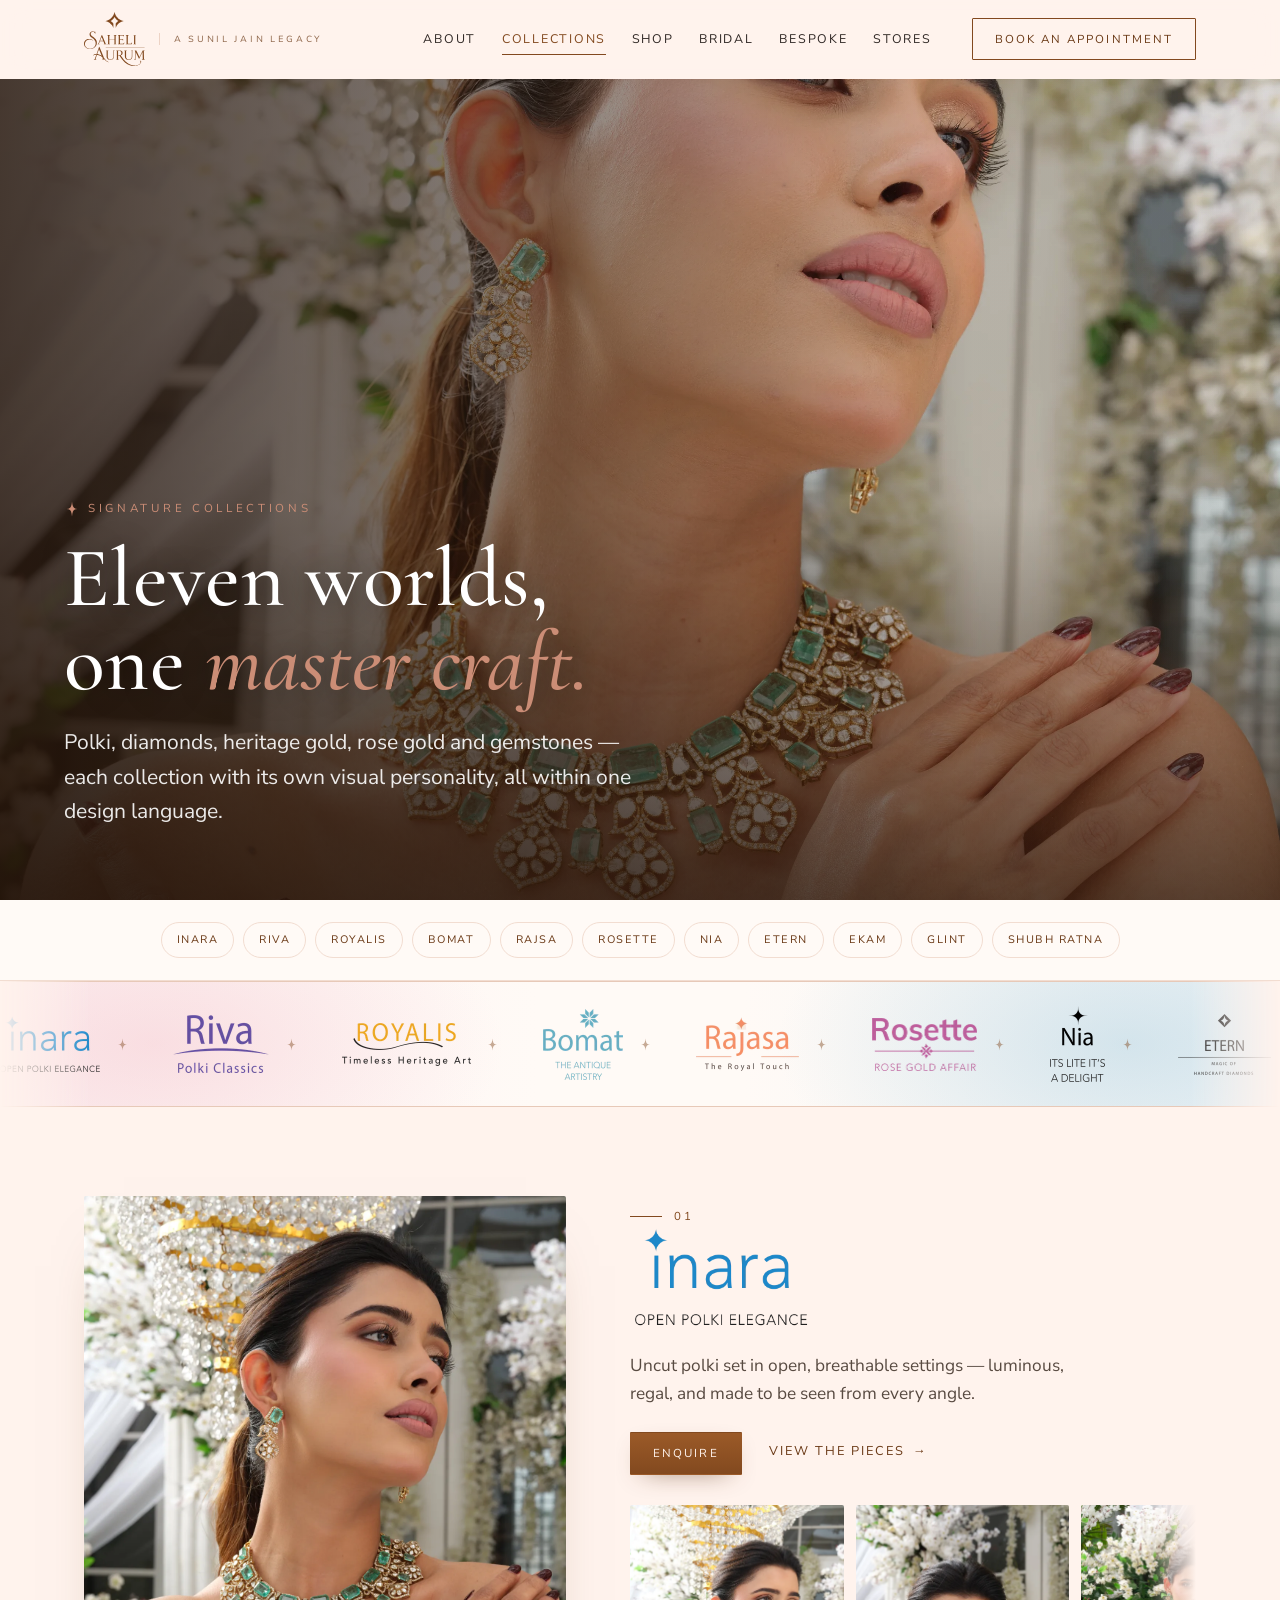
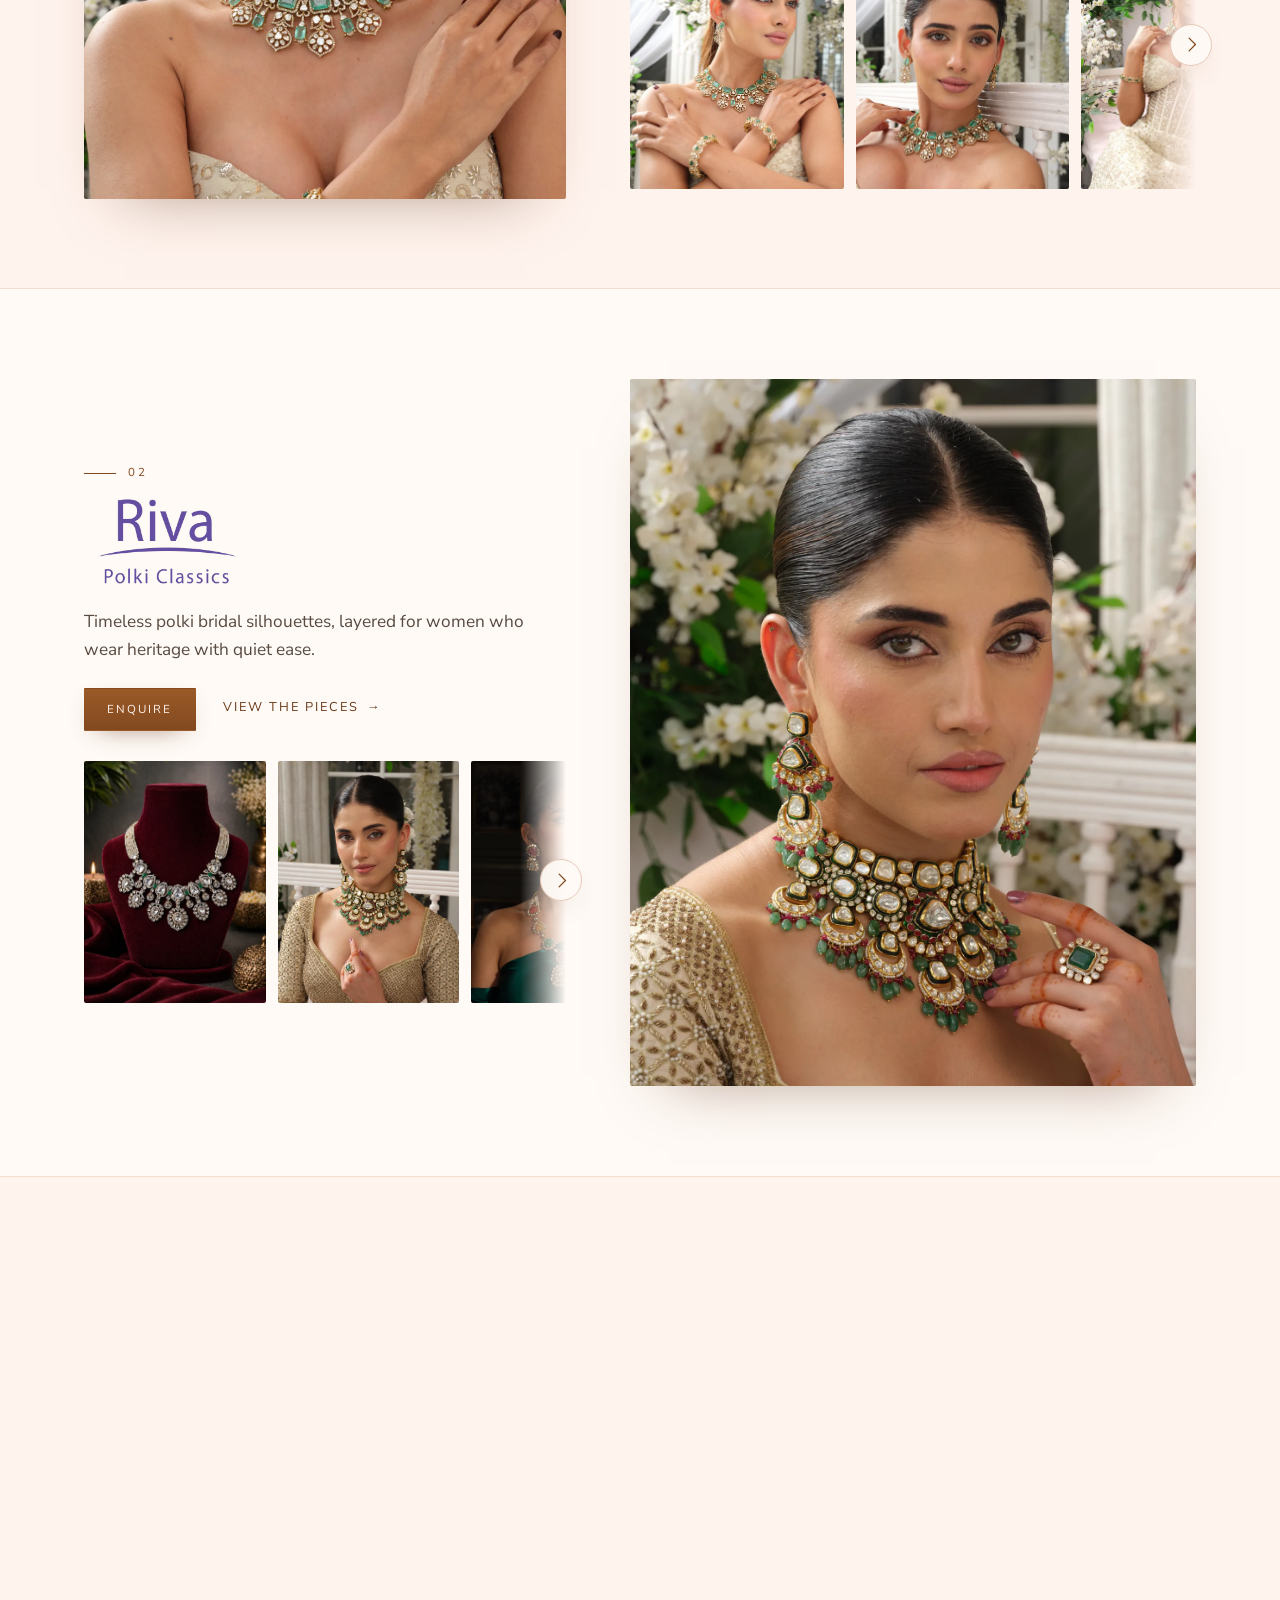
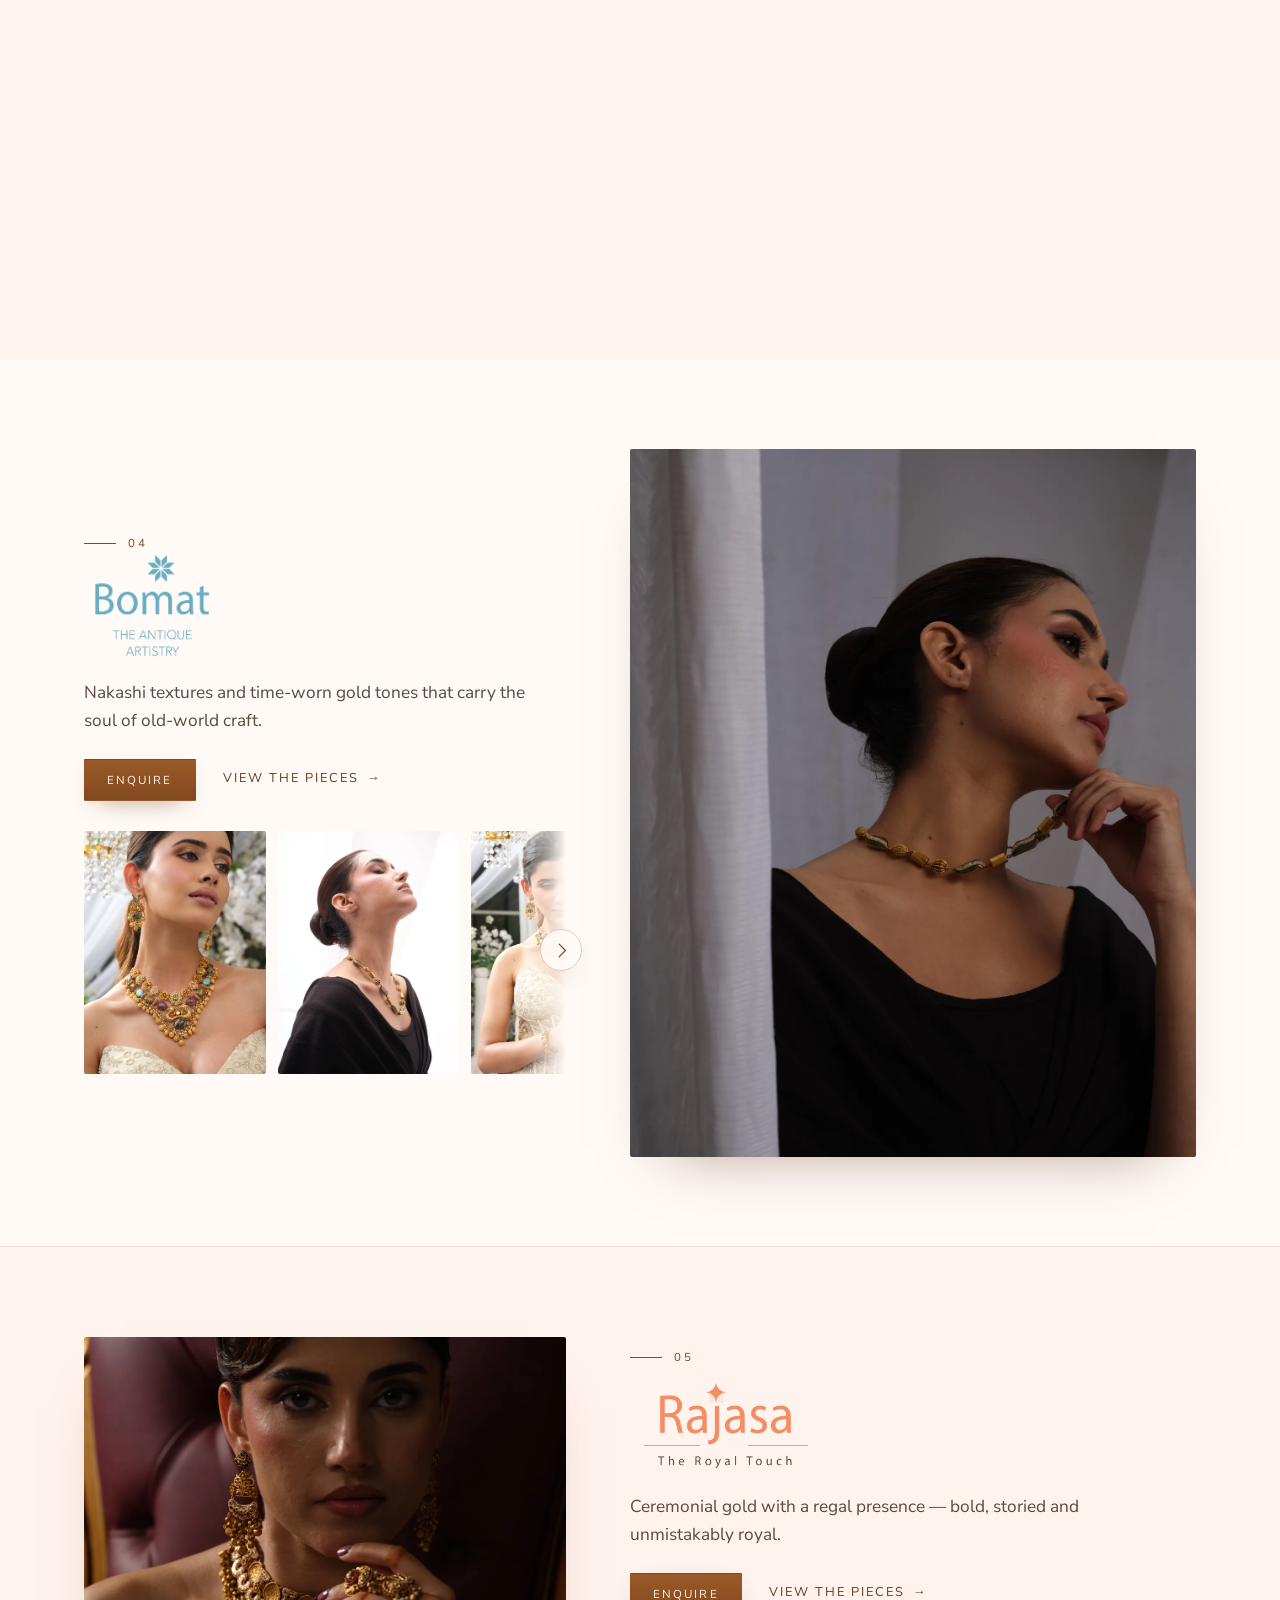
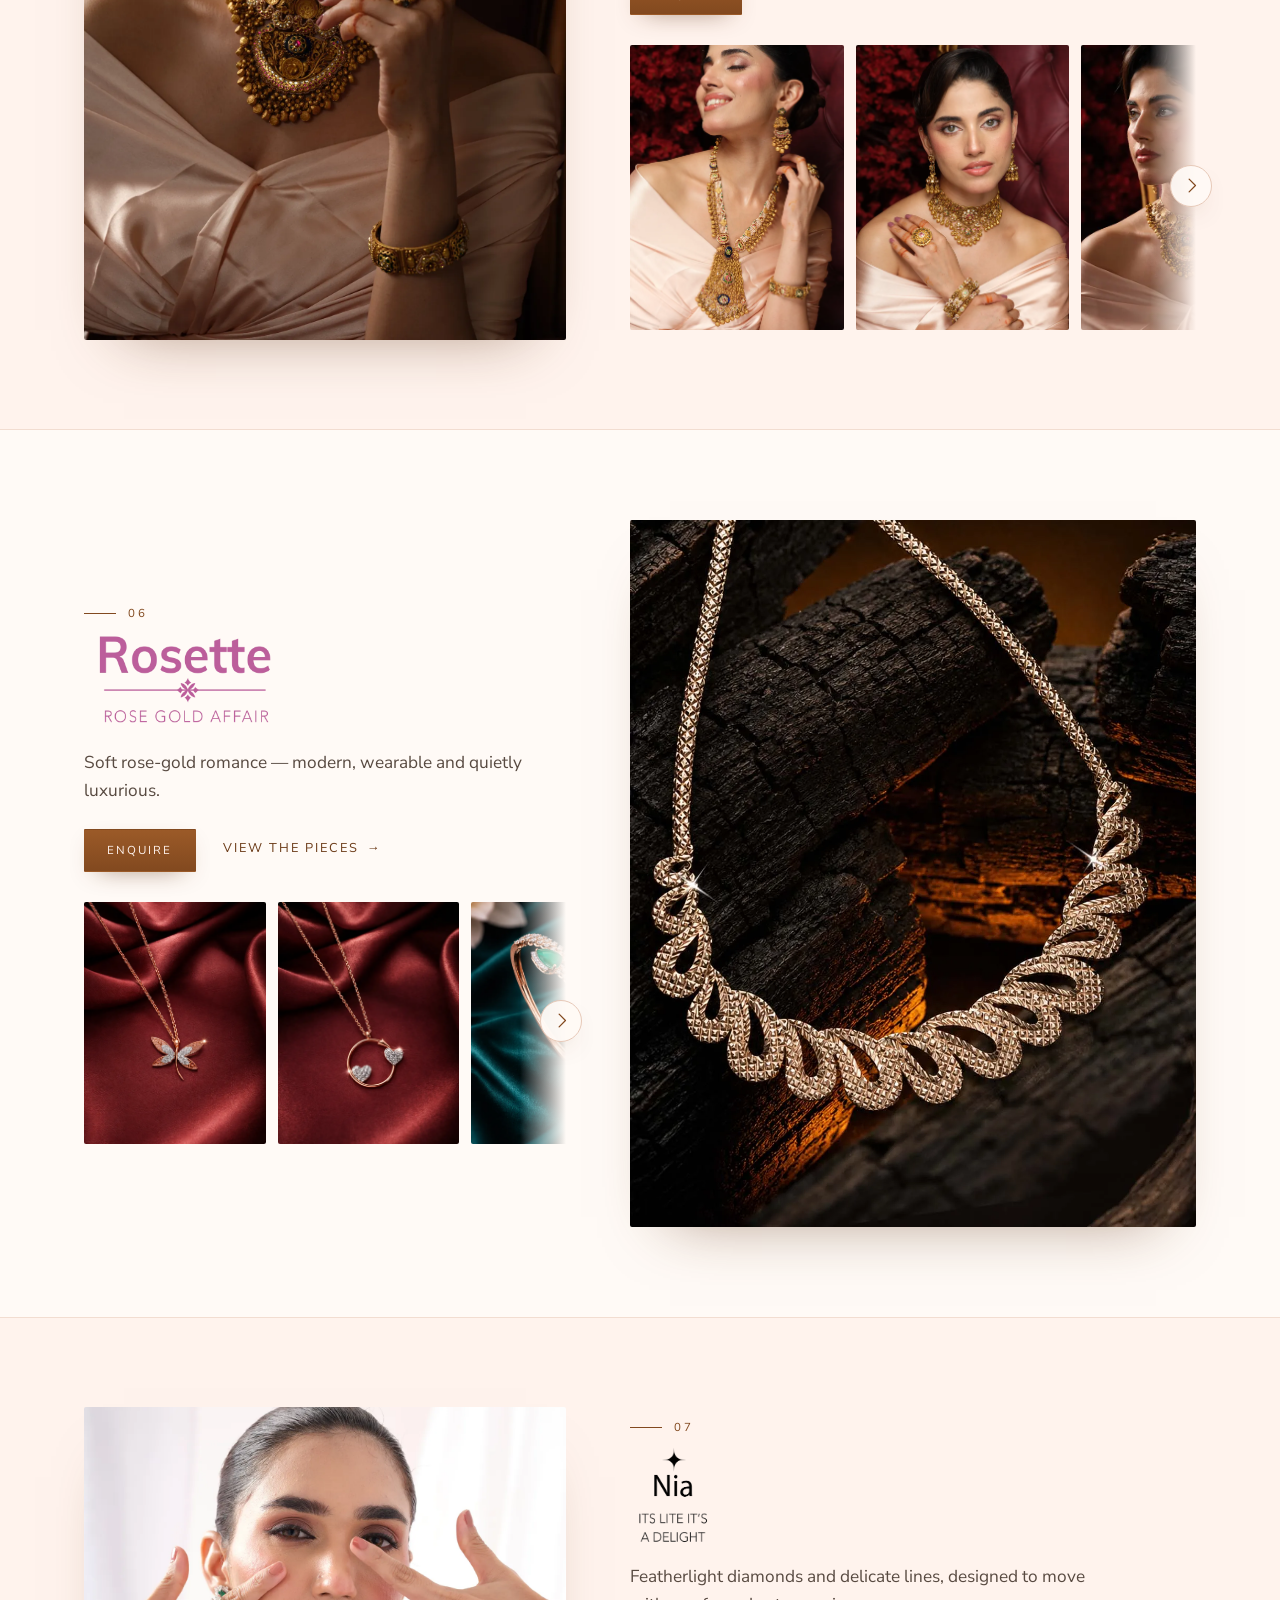
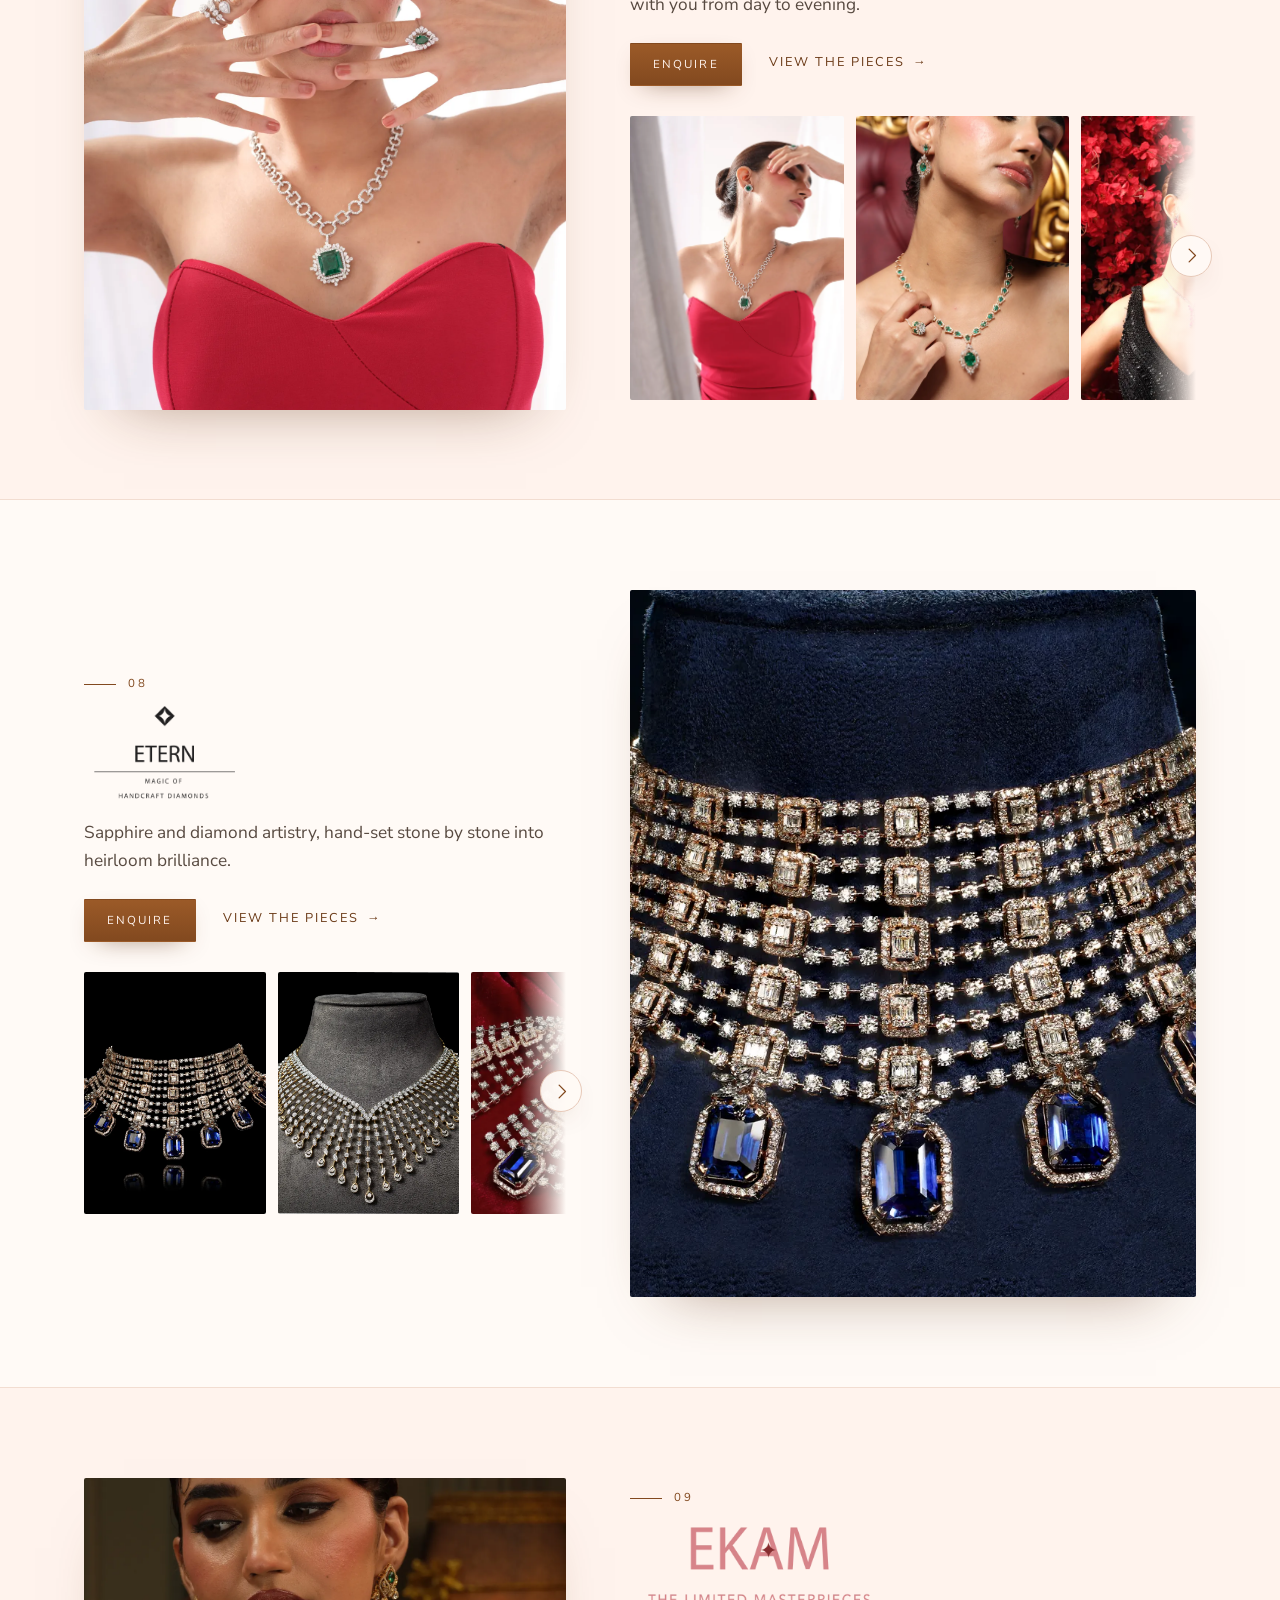
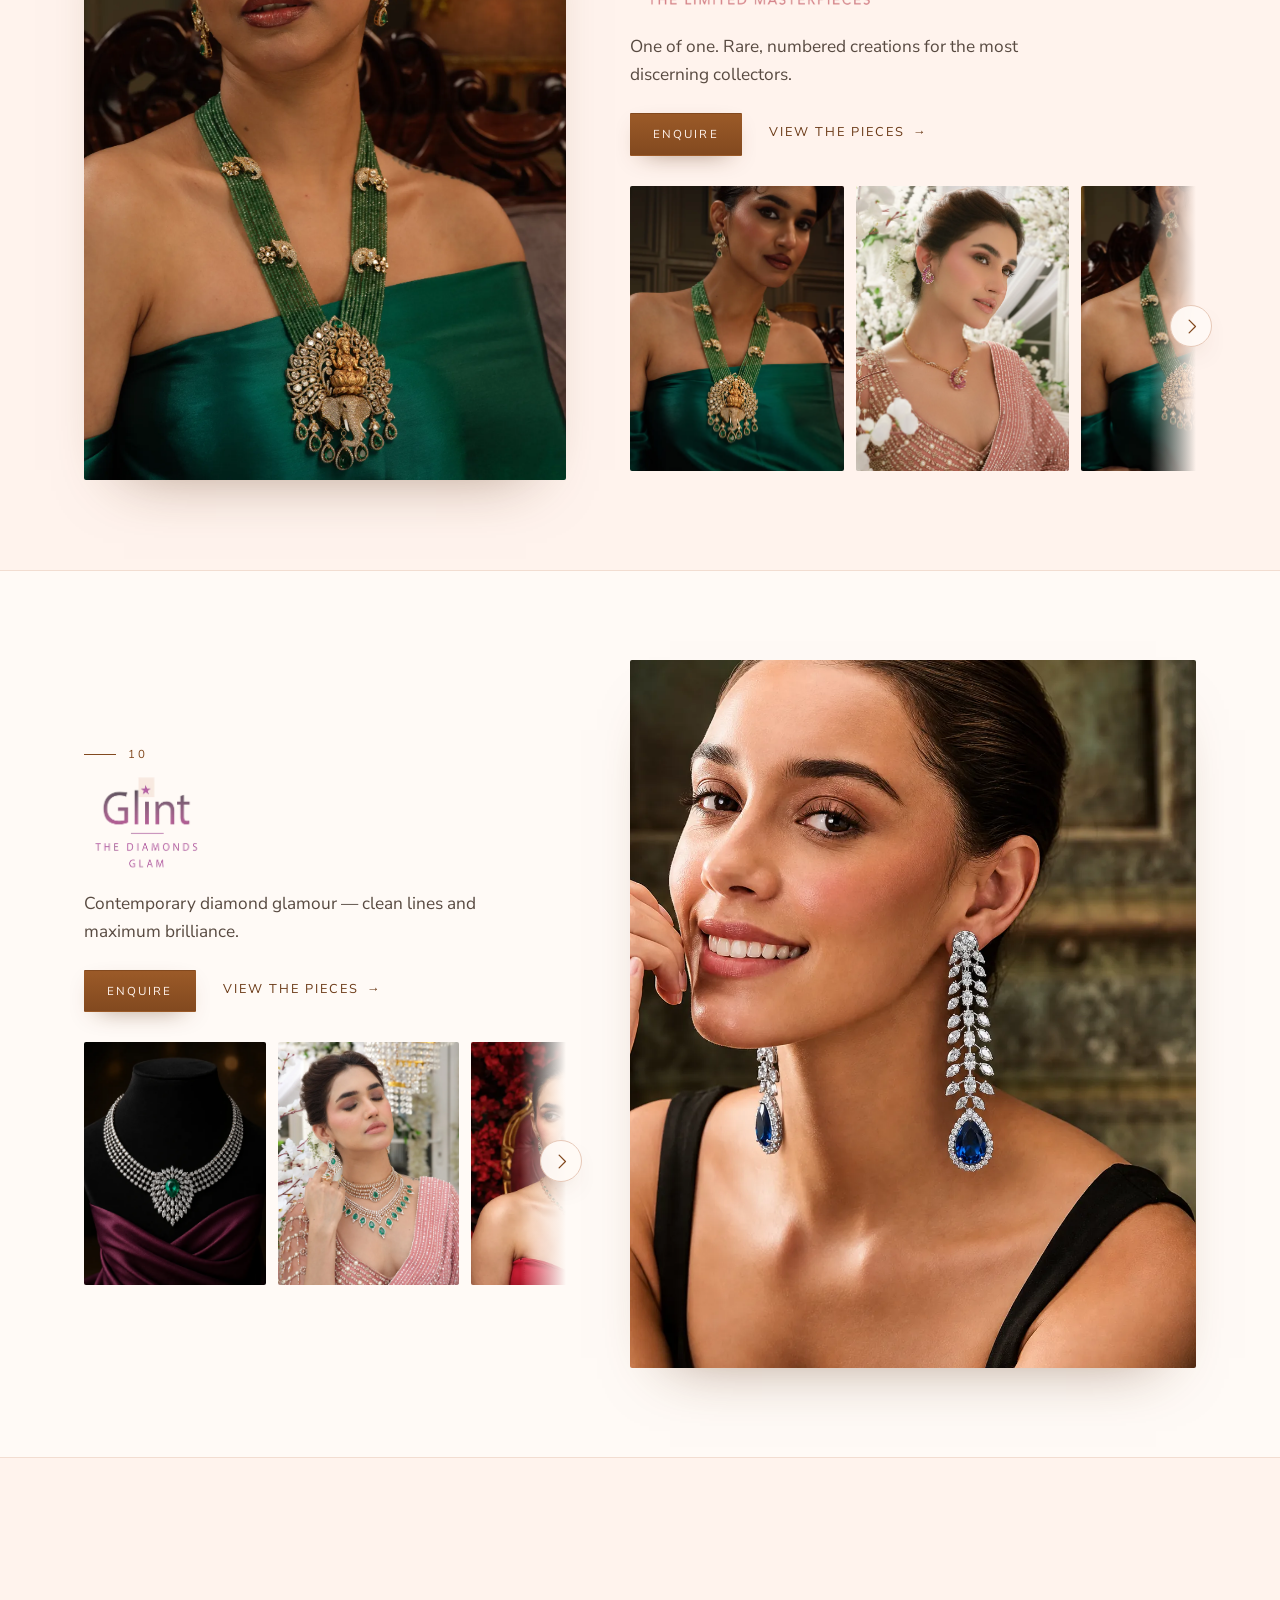
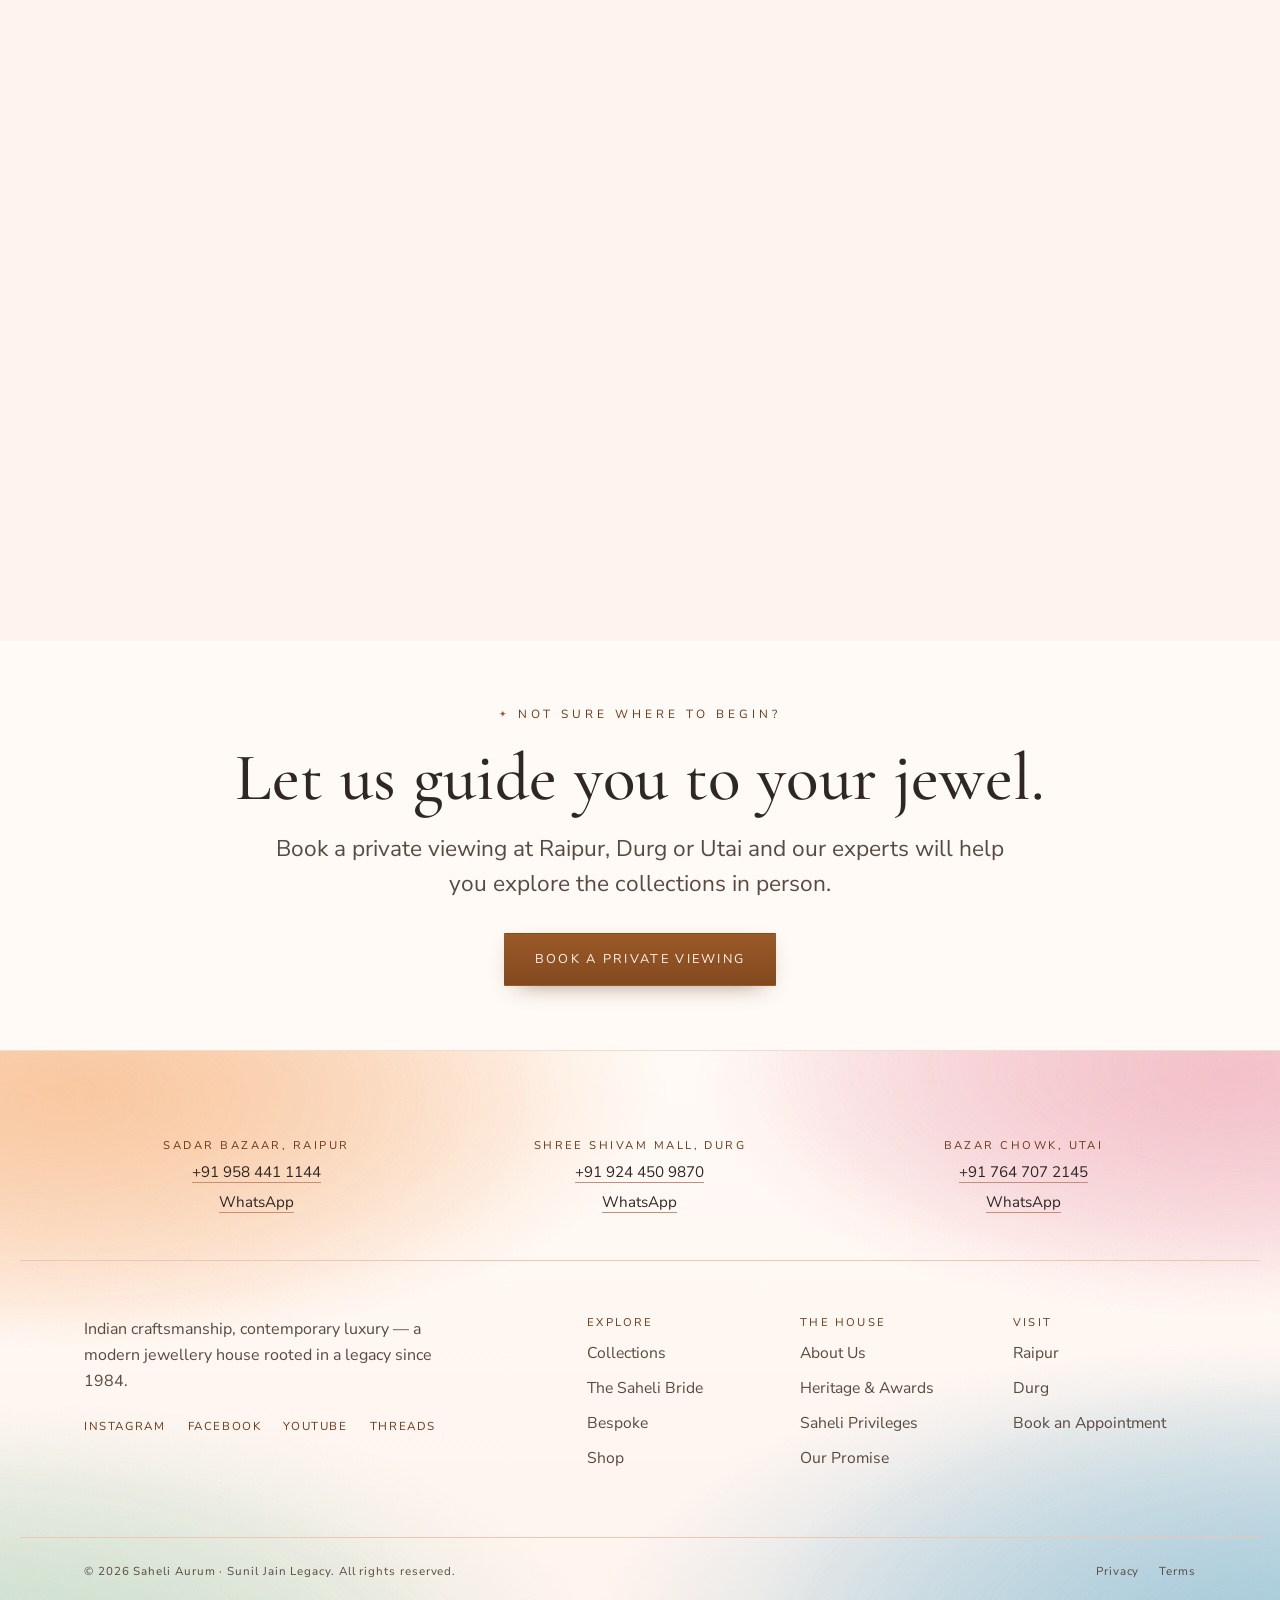
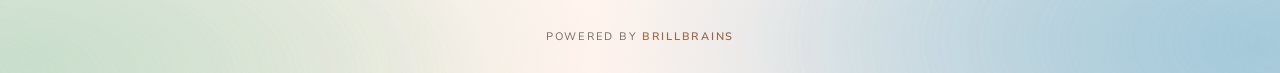
<file: collections.html>
<!DOCTYPE html>
<html lang="en">
<head>
<meta charset="UTF-8" />
<meta name="viewport" content="width=device-width, initial-scale=1.0" />
<title>Collections — Saheli Aurum</title>
<meta name="description" content="Explore Saheli Aurum's eleven signature collections — open polki, polki classics, heritage gold, antique artistry, diamonds, rose gold and gemstones." />
<link rel="icon" type="image/svg+xml" href="assets/img/favicon.svg?v=31" />
<meta name="theme-color" content="#fff3ed" />
<link rel="preconnect" href="https://fonts.googleapis.com" />
<link rel="preconnect" href="https://fonts.gstatic.com" crossorigin />
<link href="https://fonts.googleapis.com/css2?family=Cormorant+Garamond:ital,wght@0,400;0,500;0,600;1,400;1,500&family=Nunito+Sans:ital,opsz,wght@0,6..12,300;0,6..12,400;0,6..12,600;0,6..12,700;1,6..12,400&display=swap" rel="stylesheet" />
<link rel="stylesheet" href="assets/css/styles.css?v=31" />
<link rel="stylesheet" href="assets/css/pages.css?v=31" />
<link rel="stylesheet" href="assets/css/atelier.css?v=31" />
<script src="assets/js/theme.js?v=31"></script>
</head>
<body data-page="collections">
<div class="topbar" id="topbar"><header class="site-header" id="siteHeader"><div class="wrap site-header__inner"><button class="nav-toggle" id="navToggle" aria-label="Open menu" aria-expanded="false"><span></span><span></span><span></span></button><a class="brand" href="/" aria-label="Saheli Aurum home"><img class="brand__logo" src="assets/img/logo-stack.svg?v=31" alt="Saheli Aurum" width="61" height="54" /><span class="brand__legacy">A&nbsp;Sunil&nbsp;Jain&nbsp;Legacy</span></a><nav class="nav" id="primaryNav" aria-label="Primary"><a href="about" data-nav="about">About</a><a href="collections" data-nav="collections">Collections</a><a href="shop" data-nav="shop">Shop</a><a href="bridal" data-nav="bridal">Bridal</a><a href="bespoke" data-nav="bespoke">Bespoke</a><a href="stores" data-nav="stores">Stores</a></nav><div class="site-header__cta"><a class="btn btn--outline btn--sm" href="stores#appointment">Book an Appointment</a></div></div></header></div>
<main>
  <section class="leaf">
    <div class="leaf__media" style="--src:url('/assets/img/heroes/collections.webp')"><img src="assets/img/heroes/collections.webp?v=31" alt="A Saheli Aurum emerald and polki choker" fetchpriority="high" width="2400" height="1600" /></div>
    <div class="leaf__scrim"></div>
    <div class="wrap leaf__inner">
      <p class="hallmark hallmark--light reveal"><span class="aurum-star" aria-hidden="true"><svg viewBox="0 0 24 24"><path d="M12 .8C12.6 6.7 13.5 10.6 17.3 11.5C19 11.9 21.2 12 23.2 12C21.2 12 19 12.1 17.3 12.5C13.5 13.4 12.6 17.3 12 23.2C11.4 17.3 10.5 13.4 6.7 12.5C5 12.1 2.8 12 .8 12C2.8 12 5 11.9 6.7 11.5C10.5 10.6 11.4 6.7 12 .8Z" fill="currentColor"/></svg></span>Signature Collections</p>
      <h1 class="leaf__title reveal">Eleven worlds,<br />one <em>master craft.</em></h1>
      <p class="leaf__lede reveal">Polki, diamonds, heritage gold, rose gold and gemstones — each collection with its own visual personality, all within one design language.</p>
    </div>
  </section>

  <nav class="col-index reveal" aria-label="Jump to collection">
    <div class="wrap col-index__inner"><a href="#inara">Inara</a><a href="#riva">Riva</a><a href="#royalis">Royalis</a><a href="#bomat">Bomat</a><a href="#rajsa">Rajsa</a><a href="#rosette">Rosette</a><a href="#nia">Nia</a><a href="#etern">Etern</a><a href="#ekam">Ekam</a><a href="#glint">Glint</a><a href="#shubh-ratna">Shubh Ratna</a></div>
  </nav>

  <div class="ribbon marquee" aria-hidden="true"><div class="marquee__track"><span class="marquee__item"><img class="ribbon__logo" src="assets/img/collections/logos/band/inara.webp" alt="Inara" width="100" height="56" style="--h:56px" /> <span class="aurum-star" aria-hidden="true"><svg viewBox="0 0 24 24"><path d="M12 .8C12.6 6.7 13.5 10.6 17.3 11.5C19 11.9 21.2 12 23.2 12C21.2 12 19 12.1 17.3 12.5C13.5 13.4 12.6 17.3 12 23.2C11.4 17.3 10.5 13.4 6.7 12.5C5 12.1 2.8 12 .8 12C2.8 12 5 11.9 6.7 11.5C10.5 10.6 11.4 6.7 12 .8Z" fill="currentColor"/></svg></span></span><span class="marquee__item"><img class="ribbon__logo" src="assets/img/collections/logos/band/riva.webp" alt="Riva" width="96" height="58" style="--h:58px" /> <span class="aurum-star" aria-hidden="true"><svg viewBox="0 0 24 24"><path d="M12 .8C12.6 6.7 13.5 10.6 17.3 11.5C19 11.9 21.2 12 23.2 12C21.2 12 19 12.1 17.3 12.5C13.5 13.4 12.6 17.3 12 23.2C11.4 17.3 10.5 13.4 6.7 12.5C5 12.1 2.8 12 .8 12C2.8 12 5 11.9 6.7 11.5C10.5 10.6 11.4 6.7 12 .8Z" fill="currentColor"/></svg></span></span><span class="marquee__item"><img class="ribbon__logo" src="assets/img/collections/logos/band/royalis.webp" alt="Royalis" width="129" height="43" style="--h:43px" /> <span class="aurum-star" aria-hidden="true"><svg viewBox="0 0 24 24"><path d="M12 .8C12.6 6.7 13.5 10.6 17.3 11.5C19 11.9 21.2 12 23.2 12C21.2 12 19 12.1 17.3 12.5C13.5 13.4 12.6 17.3 12 23.2C11.4 17.3 10.5 13.4 6.7 12.5C5 12.1 2.8 12 .8 12C2.8 12 5 11.9 6.7 11.5C10.5 10.6 11.4 6.7 12 .8Z" fill="currentColor"/></svg></span></span><span class="marquee__item"><img class="ribbon__logo" src="assets/img/collections/logos/band/bomat.webp" alt="Bomat" width="80" height="71" style="--h:71px" /> <span class="aurum-star" aria-hidden="true"><svg viewBox="0 0 24 24"><path d="M12 .8C12.6 6.7 13.5 10.6 17.3 11.5C19 11.9 21.2 12 23.2 12C21.2 12 19 12.1 17.3 12.5C13.5 13.4 12.6 17.3 12 23.2C11.4 17.3 10.5 13.4 6.7 12.5C5 12.1 2.8 12 .8 12C2.8 12 5 11.9 6.7 11.5C10.5 10.6 11.4 6.7 12 .8Z" fill="currentColor"/></svg></span></span><span class="marquee__item"><img class="ribbon__logo" src="assets/img/collections/logos/band/rajasa.webp" alt="Rajsa" width="103" height="54" style="--h:54px" /> <span class="aurum-star" aria-hidden="true"><svg viewBox="0 0 24 24"><path d="M12 .8C12.6 6.7 13.5 10.6 17.3 11.5C19 11.9 21.2 12 23.2 12C21.2 12 19 12.1 17.3 12.5C13.5 13.4 12.6 17.3 12 23.2C11.4 17.3 10.5 13.4 6.7 12.5C5 12.1 2.8 12 .8 12C2.8 12 5 11.9 6.7 11.5C10.5 10.6 11.4 6.7 12 .8Z" fill="currentColor"/></svg></span></span><span class="marquee__item"><img class="ribbon__logo" src="assets/img/collections/logos/band/rosette.webp" alt="Rosette" width="105" height="53" style="--h:53px" /> <span class="aurum-star" aria-hidden="true"><svg viewBox="0 0 24 24"><path d="M12 .8C12.6 6.7 13.5 10.6 17.3 11.5C19 11.9 21.2 12 23.2 12C21.2 12 19 12.1 17.3 12.5C13.5 13.4 12.6 17.3 12 23.2C11.4 17.3 10.5 13.4 6.7 12.5C5 12.1 2.8 12 .8 12C2.8 12 5 11.9 6.7 11.5C10.5 10.6 11.4 6.7 12 .8Z" fill="currentColor"/></svg></span></span><span class="marquee__item"><img class="ribbon__logo" src="assets/img/collections/logos/band/nia.webp" alt="Nia" width="55" height="76" style="--h:76px" /> <span class="aurum-star" aria-hidden="true"><svg viewBox="0 0 24 24"><path d="M12 .8C12.6 6.7 13.5 10.6 17.3 11.5C19 11.9 21.2 12 23.2 12C21.2 12 19 12.1 17.3 12.5C13.5 13.4 12.6 17.3 12 23.2C11.4 17.3 10.5 13.4 6.7 12.5C5 12.1 2.8 12 .8 12C2.8 12 5 11.9 6.7 11.5C10.5 10.6 11.4 6.7 12 .8Z" fill="currentColor"/></svg></span></span><span class="marquee__item"><img class="ribbon__logo" src="assets/img/collections/logos/band/etern.webp" alt="Etern" width="93" height="61" style="--h:61px" /> <span class="aurum-star" aria-hidden="true"><svg viewBox="0 0 24 24"><path d="M12 .8C12.6 6.7 13.5 10.6 17.3 11.5C19 11.9 21.2 12 23.2 12C21.2 12 19 12.1 17.3 12.5C13.5 13.4 12.6 17.3 12 23.2C11.4 17.3 10.5 13.4 6.7 12.5C5 12.1 2.8 12 .8 12C2.8 12 5 11.9 6.7 11.5C10.5 10.6 11.4 6.7 12 .8Z" fill="currentColor"/></svg></span></span><span class="marquee__item"><img class="ribbon__logo" src="assets/img/collections/logos/band/ekam.webp" alt="Ekam" width="126" height="44" style="--h:44px" /> <span class="aurum-star" aria-hidden="true"><svg viewBox="0 0 24 24"><path d="M12 .8C12.6 6.7 13.5 10.6 17.3 11.5C19 11.9 21.2 12 23.2 12C21.2 12 19 12.1 17.3 12.5C13.5 13.4 12.6 17.3 12 23.2C11.4 17.3 10.5 13.4 6.7 12.5C5 12.1 2.8 12 .8 12C2.8 12 5 11.9 6.7 11.5C10.5 10.6 11.4 6.7 12 .8Z" fill="currentColor"/></svg></span></span><span class="marquee__item"><img class="ribbon__logo" src="assets/img/collections/logos/band/glint.webp" alt="Glint" width="81" height="71" style="--h:71px" /> <span class="aurum-star" aria-hidden="true"><svg viewBox="0 0 24 24"><path d="M12 .8C12.6 6.7 13.5 10.6 17.3 11.5C19 11.9 21.2 12 23.2 12C21.2 12 19 12.1 17.3 12.5C13.5 13.4 12.6 17.3 12 23.2C11.4 17.3 10.5 13.4 6.7 12.5C5 12.1 2.8 12 .8 12C2.8 12 5 11.9 6.7 11.5C10.5 10.6 11.4 6.7 12 .8Z" fill="currentColor"/></svg></span></span><span class="marquee__item"><img class="ribbon__logo" src="assets/img/collections/logos/band/shubh-ratna.webp" alt="Shubh Ratna" width="107" height="53" style="--h:53px" /> <span class="aurum-star" aria-hidden="true"><svg viewBox="0 0 24 24"><path d="M12 .8C12.6 6.7 13.5 10.6 17.3 11.5C19 11.9 21.2 12 23.2 12C21.2 12 19 12.1 17.3 12.5C13.5 13.4 12.6 17.3 12 23.2C11.4 17.3 10.5 13.4 6.7 12.5C5 12.1 2.8 12 .8 12C2.8 12 5 11.9 6.7 11.5C10.5 10.6 11.4 6.7 12 .8Z" fill="currentColor"/></svg></span></span></div></div>

  <div class="collections-rich">
    <section class="col-band reveal" id="inara" style="--accent:#82491f" data-lightbox>
      <div class="wrap col-band__inner">
        <figure class="col-band__feature">
          <button class="zoomable col-band__featbtn" data-src="assets/img/collections/inara-hero.webp" aria-label="View Inara">
            <img src="assets/img/collections/inara-hero.webp" alt="Inara — Open Polki Elegance" loading="lazy" />
          </button>
        </figure>
        <div class="col-band__body">
          <span class="col-band__no">01</span><h2 class="col-band__name col-band__name--logo"><img class="col-logo" src="assets/img/collections/logos/inara.webp?v=31" alt="Inara — Open Polki Elegance" width="152" height="88" loading="lazy" /></h2>
          <p class="col-band__desc">Uncut polki set in open, breathable settings — luminous, regal, and made to be seen from every angle.</p>
          <div class="col-band__actions">
            <a class="btn btn--sm btn--gold" href="stores#appointment">Enquire</a>
            <button class="link-arrow" data-open-gallery type="button">View the pieces <span aria-hidden="true">→</span></button>
          </div>
          <div class="gslider" data-gslider><div class="gslider__track"><button class="gitem zoomable" data-src="assets/img/collections/inara-1.webp" aria-label="Inara piece 1"><img src="assets/img/collections/inara-1.webp" alt="Inara Open Polki Elegance — 1" loading="lazy" /></button><button class="gitem zoomable" data-src="assets/img/collections/inara-2.webp" aria-label="Inara piece 2"><img src="assets/img/collections/inara-2.webp" alt="Inara Open Polki Elegance — 2" loading="lazy" /></button><button class="gitem zoomable" data-src="assets/img/collections/inara-3.webp" aria-label="Inara piece 3"><img src="assets/img/collections/inara-3.webp" alt="Inara Open Polki Elegance — 3" loading="lazy" /></button><button class="gitem zoomable" data-src="assets/img/collections/inara-4.webp" aria-label="Inara piece 4"><img src="assets/img/collections/inara-4.webp" alt="Inara Open Polki Elegance — 4" loading="lazy" /></button><button class="gitem zoomable" data-src="assets/img/collections/inara-5.webp" aria-label="Inara piece 5"><img src="assets/img/collections/inara-5.webp" alt="Inara Open Polki Elegance — 5" loading="lazy" /></button><button class="gitem zoomable" data-src="assets/img/collections/inara-6.webp" aria-label="Inara piece 6"><img src="assets/img/collections/inara-6.webp" alt="Inara Open Polki Elegance — 6" loading="lazy" /></button><button class="gitem zoomable" data-src="assets/img/collections/inara-7.webp" aria-label="Inara piece 7"><img src="assets/img/collections/inara-7.webp" alt="Inara Open Polki Elegance — 7" loading="lazy" /></button></div><button class="gnav gnav--prev" type="button" aria-label="Previous pieces"><svg viewBox="0 0 24 24" aria-hidden="true"><path d="M15 4l-8 8 8 8" fill="none" stroke="currentColor" stroke-width="1.6" stroke-linecap="round" stroke-linejoin="round"/></svg></button><button class="gnav gnav--next" type="button" aria-label="Next pieces"><svg viewBox="0 0 24 24" aria-hidden="true"><path d="M9 4l8 8-8 8" fill="none" stroke="currentColor" stroke-width="1.6" stroke-linecap="round" stroke-linejoin="round"/></svg></button></div>
        </div>
      </div>
    </section>
    <section class="col-band reveal" id="riva" style="--accent:#82491f" data-lightbox>
      <div class="wrap col-band__inner">
        <figure class="col-band__feature">
          <button class="zoomable col-band__featbtn" data-src="assets/img/collections/riva-hero.webp" aria-label="View Riva">
            <img src="assets/img/collections/riva-hero.webp" alt="Riva — Polki Classics" loading="lazy" />
          </button>
        </figure>
        <div class="col-band__body">
          <span class="col-band__no">02</span><h2 class="col-band__name col-band__name--logo"><img class="col-logo" src="assets/img/collections/logos/riva.webp?v=31" alt="Riva — Polki Classics" width="140" height="95" loading="lazy" /></h2>
          <p class="col-band__desc">Timeless polki bridal silhouettes, layered for women who wear heritage with quiet ease.</p>
          <div class="col-band__actions">
            <a class="btn btn--sm btn--gold" href="stores#appointment">Enquire</a>
            <button class="link-arrow" data-open-gallery type="button">View the pieces <span aria-hidden="true">→</span></button>
          </div>
          <div class="gslider" data-gslider><div class="gslider__track"><button class="gitem zoomable" data-src="assets/img/collections/riva-1.webp" aria-label="Riva piece 1"><img src="assets/img/collections/riva-1.webp" alt="Riva Polki Classics — 1" loading="lazy" /></button><button class="gitem zoomable" data-src="assets/img/collections/riva-2.webp" aria-label="Riva piece 2"><img src="assets/img/collections/riva-2.webp" alt="Riva Polki Classics — 2" loading="lazy" /></button><button class="gitem zoomable" data-src="assets/img/collections/riva-3.webp" aria-label="Riva piece 3"><img src="assets/img/collections/riva-3.webp" alt="Riva Polki Classics — 3" loading="lazy" /></button><button class="gitem zoomable" data-src="assets/img/collections/riva-4.webp" aria-label="Riva piece 4"><img src="assets/img/collections/riva-4.webp" alt="Riva Polki Classics — 4" loading="lazy" /></button><button class="gitem zoomable" data-src="assets/img/collections/riva-5.webp" aria-label="Riva piece 5"><img src="assets/img/collections/riva-5.webp" alt="Riva Polki Classics — 5" loading="lazy" /></button><button class="gitem zoomable" data-src="assets/img/collections/riva-6.webp" aria-label="Riva piece 6"><img src="assets/img/collections/riva-6.webp" alt="Riva Polki Classics — 6" loading="lazy" /></button><button class="gitem zoomable" data-src="assets/img/collections/riva-7.webp" aria-label="Riva piece 7"><img src="assets/img/collections/riva-7.webp" alt="Riva Polki Classics — 7" loading="lazy" /></button></div><button class="gnav gnav--prev" type="button" aria-label="Previous pieces"><svg viewBox="0 0 24 24" aria-hidden="true"><path d="M15 4l-8 8 8 8" fill="none" stroke="currentColor" stroke-width="1.6" stroke-linecap="round" stroke-linejoin="round"/></svg></button><button class="gnav gnav--next" type="button" aria-label="Next pieces"><svg viewBox="0 0 24 24" aria-hidden="true"><path d="M9 4l8 8-8 8" fill="none" stroke="currentColor" stroke-width="1.6" stroke-linecap="round" stroke-linejoin="round"/></svg></button></div>
        </div>
      </div>
    </section>
    <section class="col-band reveal" id="royalis" style="--accent:#82491f" data-lightbox>
      <div class="wrap col-band__inner">
        <figure class="col-band__feature">
          <button class="zoomable col-band__featbtn" data-src="assets/img/collections/royalis-hero.webp" aria-label="View Royalis">
            <img src="assets/img/collections/royalis-hero.webp" alt="Royalis — Timeless Heritage Art" loading="lazy" />
          </button>
        </figure>
        <div class="col-band__body">
          <span class="col-band__no">03</span><h2 class="col-band__name col-band__name--logo"><img class="col-logo" src="assets/img/collections/logos/royalis.webp?v=31" alt="Royalis — Timeless Heritage Art" width="156" height="72" loading="lazy" /></h2>
          <p class="col-band__desc">Temple-inspired gold, reimagined — the grandeur of Indian royalty, crafted for the present.</p>
          <div class="col-band__actions">
            <a class="btn btn--sm btn--gold" href="stores#appointment">Enquire</a>
            <button class="link-arrow" data-open-gallery type="button">View the pieces <span aria-hidden="true">→</span></button>
          </div>
          <div class="gslider" data-gslider><div class="gslider__track"><button class="gitem zoomable" data-src="assets/img/collections/royalis-1.webp" aria-label="Royalis piece 1"><img src="assets/img/collections/royalis-1.webp" alt="Royalis Timeless Heritage Art — 1" loading="lazy" /></button><button class="gitem zoomable" data-src="assets/img/collections/royalis-2.webp" aria-label="Royalis piece 2"><img src="assets/img/collections/royalis-2.webp" alt="Royalis Timeless Heritage Art — 2" loading="lazy" /></button><button class="gitem zoomable" data-src="assets/img/collections/royalis-3.webp" aria-label="Royalis piece 3"><img src="assets/img/collections/royalis-3.webp" alt="Royalis Timeless Heritage Art — 3" loading="lazy" /></button><button class="gitem zoomable" data-src="assets/img/collections/royalis-4.webp" aria-label="Royalis piece 4"><img src="assets/img/collections/royalis-4.webp" alt="Royalis Timeless Heritage Art — 4" loading="lazy" /></button><button class="gitem zoomable" data-src="assets/img/collections/royalis-5.webp" aria-label="Royalis piece 5"><img src="assets/img/collections/royalis-5.webp" alt="Royalis Timeless Heritage Art — 5" loading="lazy" /></button><button class="gitem zoomable" data-src="assets/img/collections/royalis-6.webp" aria-label="Royalis piece 6"><img src="assets/img/collections/royalis-6.webp" alt="Royalis Timeless Heritage Art — 6" loading="lazy" /></button></div><button class="gnav gnav--prev" type="button" aria-label="Previous pieces"><svg viewBox="0 0 24 24" aria-hidden="true"><path d="M15 4l-8 8 8 8" fill="none" stroke="currentColor" stroke-width="1.6" stroke-linecap="round" stroke-linejoin="round"/></svg></button><button class="gnav gnav--next" type="button" aria-label="Next pieces"><svg viewBox="0 0 24 24" aria-hidden="true"><path d="M9 4l8 8-8 8" fill="none" stroke="currentColor" stroke-width="1.6" stroke-linecap="round" stroke-linejoin="round"/></svg></button></div>
        </div>
      </div>
    </section>
    <section class="col-band reveal" id="bomat" style="--accent:#82491f" data-lightbox>
      <div class="wrap col-band__inner">
        <figure class="col-band__feature">
          <button class="zoomable col-band__featbtn" data-src="assets/img/collections/bomat-hero.webp" aria-label="View Bomat">
            <img src="assets/img/collections/bomat-hero.webp" alt="Bomat — The Antique Artistry" loading="lazy" />
          </button>
        </figure>
        <div class="col-band__body">
          <span class="col-band__no">04</span><h2 class="col-band__name col-band__name--logo"><img class="col-logo" src="assets/img/collections/logos/bomat.webp?v=31" alt="Bomat — The Antique Artistry" width="144" height="118" loading="lazy" /></h2>
          <p class="col-band__desc">Nakashi textures and time-worn gold tones that carry the soul of old-world craft.</p>
          <div class="col-band__actions">
            <a class="btn btn--sm btn--gold" href="stores#appointment">Enquire</a>
            <button class="link-arrow" data-open-gallery type="button">View the pieces <span aria-hidden="true">→</span></button>
          </div>
          <div class="gslider" data-gslider><div class="gslider__track"><button class="gitem zoomable" data-src="assets/img/collections/bomat-1.webp" aria-label="Bomat piece 1"><img src="assets/img/collections/bomat-1.webp" alt="Bomat The Antique Artistry — 1" loading="lazy" /></button><button class="gitem zoomable" data-src="assets/img/collections/bomat-2.webp" aria-label="Bomat piece 2"><img src="assets/img/collections/bomat-2.webp" alt="Bomat The Antique Artistry — 2" loading="lazy" /></button><button class="gitem zoomable" data-src="assets/img/collections/bomat-3.webp" aria-label="Bomat piece 3"><img src="assets/img/collections/bomat-3.webp" alt="Bomat The Antique Artistry — 3" loading="lazy" /></button><button class="gitem zoomable" data-src="assets/img/collections/bomat-4.webp" aria-label="Bomat piece 4"><img src="assets/img/collections/bomat-4.webp" alt="Bomat The Antique Artistry — 4" loading="lazy" /></button><button class="gitem zoomable" data-src="assets/img/collections/bomat-5.webp" aria-label="Bomat piece 5"><img src="assets/img/collections/bomat-5.webp" alt="Bomat The Antique Artistry — 5" loading="lazy" /></button><button class="gitem zoomable" data-src="assets/img/collections/bomat-6.webp" aria-label="Bomat piece 6"><img src="assets/img/collections/bomat-6.webp" alt="Bomat The Antique Artistry — 6" loading="lazy" /></button><button class="gitem zoomable" data-src="assets/img/collections/bomat-7.webp" aria-label="Bomat piece 7"><img src="assets/img/collections/bomat-7.webp" alt="Bomat The Antique Artistry — 7" loading="lazy" /></button></div><button class="gnav gnav--prev" type="button" aria-label="Previous pieces"><svg viewBox="0 0 24 24" aria-hidden="true"><path d="M15 4l-8 8 8 8" fill="none" stroke="currentColor" stroke-width="1.6" stroke-linecap="round" stroke-linejoin="round"/></svg></button><button class="gnav gnav--next" type="button" aria-label="Next pieces"><svg viewBox="0 0 24 24" aria-hidden="true"><path d="M9 4l8 8-8 8" fill="none" stroke="currentColor" stroke-width="1.6" stroke-linecap="round" stroke-linejoin="round"/></svg></button></div>
        </div>
      </div>
    </section>
    <section class="col-band reveal" id="rajsa" style="--accent:#82491f" data-lightbox>
      <div class="wrap col-band__inner">
        <figure class="col-band__feature">
          <button class="zoomable col-band__featbtn" data-src="assets/img/collections/rajasa-hero.webp" aria-label="View Rajsa">
            <img src="assets/img/collections/rajasa-hero.webp" alt="Rajsa — The Royal Touch" loading="lazy" />
          </button>
        </figure>
        <div class="col-band__body">
          <span class="col-band__no">05</span><h2 class="col-band__name col-band__name--logo"><img class="col-logo" src="assets/img/collections/logos/rajasa.webp?v=31" alt="Rajsa — The Royal Touch" width="170" height="100" loading="lazy" /></h2>
          <p class="col-band__desc">Ceremonial gold with a regal presence — bold, storied and unmistakably royal.</p>
          <div class="col-band__actions">
            <a class="btn btn--sm btn--gold" href="stores#appointment">Enquire</a>
            <button class="link-arrow" data-open-gallery type="button">View the pieces <span aria-hidden="true">→</span></button>
          </div>
          <div class="gslider" data-gslider><div class="gslider__track"><button class="gitem zoomable" data-src="assets/img/collections/rajasa-1.webp" aria-label="Rajsa piece 1"><img src="assets/img/collections/rajasa-1.webp" alt="Rajsa The Royal Touch — 1" loading="lazy" /></button><button class="gitem zoomable" data-src="assets/img/collections/rajasa-2.webp" aria-label="Rajsa piece 2"><img src="assets/img/collections/rajasa-2.webp" alt="Rajsa The Royal Touch — 2" loading="lazy" /></button><button class="gitem zoomable" data-src="assets/img/collections/rajasa-3.webp" aria-label="Rajsa piece 3"><img src="assets/img/collections/rajasa-3.webp" alt="Rajsa The Royal Touch — 3" loading="lazy" /></button><button class="gitem zoomable" data-src="assets/img/collections/rajasa-4.webp" aria-label="Rajsa piece 4"><img src="assets/img/collections/rajasa-4.webp" alt="Rajsa The Royal Touch — 4" loading="lazy" /></button><button class="gitem zoomable" data-src="assets/img/collections/rajasa-5.webp" aria-label="Rajsa piece 5"><img src="assets/img/collections/rajasa-5.webp" alt="Rajsa The Royal Touch — 5" loading="lazy" /></button><button class="gitem zoomable" data-src="assets/img/collections/rajasa-6.webp" aria-label="Rajsa piece 6"><img src="assets/img/collections/rajasa-6.webp" alt="Rajsa The Royal Touch — 6" loading="lazy" /></button><button class="gitem zoomable" data-src="assets/img/collections/rajasa-7.webp" aria-label="Rajsa piece 7"><img src="assets/img/collections/rajasa-7.webp" alt="Rajsa The Royal Touch — 7" loading="lazy" /></button></div><button class="gnav gnav--prev" type="button" aria-label="Previous pieces"><svg viewBox="0 0 24 24" aria-hidden="true"><path d="M15 4l-8 8 8 8" fill="none" stroke="currentColor" stroke-width="1.6" stroke-linecap="round" stroke-linejoin="round"/></svg></button><button class="gnav gnav--next" type="button" aria-label="Next pieces"><svg viewBox="0 0 24 24" aria-hidden="true"><path d="M9 4l8 8-8 8" fill="none" stroke="currentColor" stroke-width="1.6" stroke-linecap="round" stroke-linejoin="round"/></svg></button></div>
        </div>
      </div>
    </section>
    <section class="col-band reveal" id="rosette" style="--accent:#82491f" data-lightbox>
      <div class="wrap col-band__inner">
        <figure class="col-band__feature">
          <button class="zoomable col-band__featbtn" data-src="assets/img/collections/rosette-hero.webp" aria-label="View Rosette">
            <img src="assets/img/collections/rosette-hero.webp" alt="Rosette — Rose Gold Affair" loading="lazy" />
          </button>
        </figure>
        <div class="col-band__body">
          <span class="col-band__no">06</span><h2 class="col-band__name col-band__name--logo"><img class="col-logo" src="assets/img/collections/logos/rosette.webp?v=31" alt="Rosette — Rose Gold Affair" width="158" height="88" loading="lazy" /></h2>
          <p class="col-band__desc">Soft rose-gold romance — modern, wearable and quietly luxurious.</p>
          <div class="col-band__actions">
            <a class="btn btn--sm btn--gold" href="stores#appointment">Enquire</a>
            <button class="link-arrow" data-open-gallery type="button">View the pieces <span aria-hidden="true">→</span></button>
          </div>
          <div class="gslider" data-gslider><div class="gslider__track"><button class="gitem zoomable" data-src="assets/img/collections/rosette-1.webp" aria-label="Rosette piece 1"><img src="assets/img/collections/rosette-1.webp" alt="Rosette Rose Gold Affair — 1" loading="lazy" /></button><button class="gitem zoomable" data-src="assets/img/collections/rosette-2.webp" aria-label="Rosette piece 2"><img src="assets/img/collections/rosette-2.webp" alt="Rosette Rose Gold Affair — 2" loading="lazy" /></button><button class="gitem zoomable" data-src="assets/img/collections/rosette-3.webp" aria-label="Rosette piece 3"><img src="assets/img/collections/rosette-3.webp" alt="Rosette Rose Gold Affair — 3" loading="lazy" /></button><button class="gitem zoomable" data-src="assets/img/collections/rosette-4.webp" aria-label="Rosette piece 4"><img src="assets/img/collections/rosette-4.webp" alt="Rosette Rose Gold Affair — 4" loading="lazy" /></button></div><button class="gnav gnav--prev" type="button" aria-label="Previous pieces"><svg viewBox="0 0 24 24" aria-hidden="true"><path d="M15 4l-8 8 8 8" fill="none" stroke="currentColor" stroke-width="1.6" stroke-linecap="round" stroke-linejoin="round"/></svg></button><button class="gnav gnav--next" type="button" aria-label="Next pieces"><svg viewBox="0 0 24 24" aria-hidden="true"><path d="M9 4l8 8-8 8" fill="none" stroke="currentColor" stroke-width="1.6" stroke-linecap="round" stroke-linejoin="round"/></svg></button></div>
        </div>
      </div>
    </section>
    <section class="col-band reveal" id="nia" style="--accent:#82491f" data-lightbox>
      <div class="wrap col-band__inner">
        <figure class="col-band__feature">
          <button class="zoomable col-band__featbtn" data-src="assets/img/collections/nia-hero.webp" aria-label="View Nia">
            <img src="assets/img/collections/nia-hero.webp" alt="Nia — It's Lite. It's a Delight." loading="lazy" />
          </button>
        </figure>
        <div class="col-band__body">
          <span class="col-band__no">07</span><h2 class="col-band__name col-band__name--logo"><img class="col-logo" src="assets/img/collections/logos/nia.webp?v=31" alt="Nia — It's Lite. It's a Delight." width="113" height="146" loading="lazy" /></h2>
          <p class="col-band__desc">Featherlight diamonds and delicate lines, designed to move with you from day to evening.</p>
          <div class="col-band__actions">
            <a class="btn btn--sm btn--gold" href="stores#appointment">Enquire</a>
            <button class="link-arrow" data-open-gallery type="button">View the pieces <span aria-hidden="true">→</span></button>
          </div>
          <div class="gslider" data-gslider><div class="gslider__track"><button class="gitem zoomable" data-src="assets/img/collections/nia-1.webp" aria-label="Nia piece 1"><img src="assets/img/collections/nia-1.webp" alt="Nia It's Lite. It's a Delight. — 1" loading="lazy" /></button><button class="gitem zoomable" data-src="assets/img/collections/nia-2.webp" aria-label="Nia piece 2"><img src="assets/img/collections/nia-2.webp" alt="Nia It's Lite. It's a Delight. — 2" loading="lazy" /></button><button class="gitem zoomable" data-src="assets/img/collections/nia-3.webp" aria-label="Nia piece 3"><img src="assets/img/collections/nia-3.webp" alt="Nia It's Lite. It's a Delight. — 3" loading="lazy" /></button><button class="gitem zoomable" data-src="assets/img/collections/nia-4.webp" aria-label="Nia piece 4"><img src="assets/img/collections/nia-4.webp" alt="Nia It's Lite. It's a Delight. — 4" loading="lazy" /></button></div><button class="gnav gnav--prev" type="button" aria-label="Previous pieces"><svg viewBox="0 0 24 24" aria-hidden="true"><path d="M15 4l-8 8 8 8" fill="none" stroke="currentColor" stroke-width="1.6" stroke-linecap="round" stroke-linejoin="round"/></svg></button><button class="gnav gnav--next" type="button" aria-label="Next pieces"><svg viewBox="0 0 24 24" aria-hidden="true"><path d="M9 4l8 8-8 8" fill="none" stroke="currentColor" stroke-width="1.6" stroke-linecap="round" stroke-linejoin="round"/></svg></button></div>
        </div>
      </div>
    </section>
    <section class="col-band reveal" id="etern" style="--accent:#82491f" data-lightbox>
      <div class="wrap col-band__inner">
        <figure class="col-band__feature">
          <button class="zoomable col-band__featbtn" data-src="assets/img/collections/etern-hero.webp" aria-label="View Etern">
            <img src="assets/img/collections/etern-hero.webp" alt="Etern — Magic of Handcraft Diamonds" loading="lazy" />
          </button>
        </figure>
        <div class="col-band__body">
          <span class="col-band__no">08</span><h2 class="col-band__name col-band__name--logo"><img class="col-logo" src="assets/img/collections/logos/etern.webp?v=31" alt="Etern — Magic of Handcraft Diamonds" width="179" height="133" loading="lazy" /></h2>
          <p class="col-band__desc">Sapphire and diamond artistry, hand-set stone by stone into heirloom brilliance.</p>
          <div class="col-band__actions">
            <a class="btn btn--sm btn--gold" href="stores#appointment">Enquire</a>
            <button class="link-arrow" data-open-gallery type="button">View the pieces <span aria-hidden="true">→</span></button>
          </div>
          <div class="gslider" data-gslider><div class="gslider__track"><button class="gitem zoomable" data-src="assets/img/collections/etern-1.webp" aria-label="Etern piece 1"><img src="assets/img/collections/etern-1.webp" alt="Etern Magic of Handcraft Diamonds — 1" loading="lazy" /></button><button class="gitem zoomable" data-src="assets/img/collections/etern-2.webp" aria-label="Etern piece 2"><img src="assets/img/collections/etern-2.webp" alt="Etern Magic of Handcraft Diamonds — 2" loading="lazy" /></button><button class="gitem zoomable" data-src="assets/img/collections/etern-3.webp" aria-label="Etern piece 3"><img src="assets/img/collections/etern-3.webp" alt="Etern Magic of Handcraft Diamonds — 3" loading="lazy" /></button></div><button class="gnav gnav--prev" type="button" aria-label="Previous pieces"><svg viewBox="0 0 24 24" aria-hidden="true"><path d="M15 4l-8 8 8 8" fill="none" stroke="currentColor" stroke-width="1.6" stroke-linecap="round" stroke-linejoin="round"/></svg></button><button class="gnav gnav--next" type="button" aria-label="Next pieces"><svg viewBox="0 0 24 24" aria-hidden="true"><path d="M9 4l8 8-8 8" fill="none" stroke="currentColor" stroke-width="1.6" stroke-linecap="round" stroke-linejoin="round"/></svg></button></div>
        </div>
      </div>
    </section>
    <section class="col-band reveal" id="ekam" style="--accent:#82491f" data-lightbox>
      <div class="wrap col-band__inner">
        <figure class="col-band__feature">
          <button class="zoomable col-band__featbtn" data-src="assets/img/collections/ekam-hero.webp" aria-label="View Ekam">
            <img src="assets/img/collections/ekam-hero.webp" alt="Ekam — The Limited Masterpieces" loading="lazy" />
          </button>
        </figure>
        <div class="col-band__body">
          <span class="col-band__no">09</span><h2 class="col-band__name col-band__name--logo"><img class="col-logo" src="assets/img/collections/logos/ekam.webp?v=31" alt="Ekam — The Limited Masterpieces" width="172" height="75" loading="lazy" /></h2>
          <p class="col-band__desc">One of one. Rare, numbered creations for the most discerning collectors.</p>
          <div class="col-band__actions">
            <a class="btn btn--sm btn--gold" href="stores#appointment">Enquire</a>
            <button class="link-arrow" data-open-gallery type="button">View the pieces <span aria-hidden="true">→</span></button>
          </div>
          <div class="gslider" data-gslider><div class="gslider__track"><button class="gitem zoomable" data-src="assets/img/collections/ekam-1.webp" aria-label="Ekam piece 1"><img src="assets/img/collections/ekam-1.webp" alt="Ekam The Limited Masterpieces — 1" loading="lazy" /></button><button class="gitem zoomable" data-src="assets/img/collections/ekam-2.webp" aria-label="Ekam piece 2"><img src="assets/img/collections/ekam-2.webp" alt="Ekam The Limited Masterpieces — 2" loading="lazy" /></button><button class="gitem zoomable" data-src="assets/img/collections/ekam-3.webp" aria-label="Ekam piece 3"><img src="assets/img/collections/ekam-3.webp" alt="Ekam The Limited Masterpieces — 3" loading="lazy" /></button><button class="gitem zoomable" data-src="assets/img/collections/ekam-4.webp" aria-label="Ekam piece 4"><img src="assets/img/collections/ekam-4.webp" alt="Ekam The Limited Masterpieces — 4" loading="lazy" /></button><button class="gitem zoomable" data-src="assets/img/collections/ekam-5.webp" aria-label="Ekam piece 5"><img src="assets/img/collections/ekam-5.webp" alt="Ekam The Limited Masterpieces — 5" loading="lazy" /></button></div><button class="gnav gnav--prev" type="button" aria-label="Previous pieces"><svg viewBox="0 0 24 24" aria-hidden="true"><path d="M15 4l-8 8 8 8" fill="none" stroke="currentColor" stroke-width="1.6" stroke-linecap="round" stroke-linejoin="round"/></svg></button><button class="gnav gnav--next" type="button" aria-label="Next pieces"><svg viewBox="0 0 24 24" aria-hidden="true"><path d="M9 4l8 8-8 8" fill="none" stroke="currentColor" stroke-width="1.6" stroke-linecap="round" stroke-linejoin="round"/></svg></button></div>
        </div>
      </div>
    </section>
    <section class="col-band reveal" id="glint" style="--accent:#82491f" data-lightbox>
      <div class="wrap col-band__inner">
        <figure class="col-band__feature">
          <button class="zoomable col-band__featbtn" data-src="assets/img/collections/glint-hero.webp" aria-label="View Glint">
            <img src="assets/img/collections/glint-hero.webp" alt="Glint — The Diamonds Glam" loading="lazy" />
          </button>
        </figure>
        <div class="col-band__body">
          <span class="col-band__no">10</span><h2 class="col-band__name col-band__name--logo"><img class="col-logo" src="assets/img/collections/logos/glint.webp?v=31" alt="Glint — The Diamonds Glam" width="132" height="118" loading="lazy" /></h2>
          <p class="col-band__desc">Contemporary diamond glamour — clean lines and maximum brilliance.</p>
          <div class="col-band__actions">
            <a class="btn btn--sm btn--gold" href="stores#appointment">Enquire</a>
            <button class="link-arrow" data-open-gallery type="button">View the pieces <span aria-hidden="true">→</span></button>
          </div>
          <div class="gslider" data-gslider><div class="gslider__track"><button class="gitem zoomable" data-src="assets/img/collections/glint-1.webp" aria-label="Glint piece 1"><img src="assets/img/collections/glint-1.webp" alt="Glint The Diamonds Glam — 1" loading="lazy" /></button><button class="gitem zoomable" data-src="assets/img/collections/glint-2.webp" aria-label="Glint piece 2"><img src="assets/img/collections/glint-2.webp" alt="Glint The Diamonds Glam — 2" loading="lazy" /></button><button class="gitem zoomable" data-src="assets/img/collections/glint-3.webp" aria-label="Glint piece 3"><img src="assets/img/collections/glint-3.webp" alt="Glint The Diamonds Glam — 3" loading="lazy" /></button><button class="gitem zoomable" data-src="assets/img/collections/glint-4.webp" aria-label="Glint piece 4"><img src="assets/img/collections/glint-4.webp" alt="Glint The Diamonds Glam — 4" loading="lazy" /></button></div><button class="gnav gnav--prev" type="button" aria-label="Previous pieces"><svg viewBox="0 0 24 24" aria-hidden="true"><path d="M15 4l-8 8 8 8" fill="none" stroke="currentColor" stroke-width="1.6" stroke-linecap="round" stroke-linejoin="round"/></svg></button><button class="gnav gnav--next" type="button" aria-label="Next pieces"><svg viewBox="0 0 24 24" aria-hidden="true"><path d="M9 4l8 8-8 8" fill="none" stroke="currentColor" stroke-width="1.6" stroke-linecap="round" stroke-linejoin="round"/></svg></button></div>
        </div>
      </div>
    </section>
    <section class="col-band reveal" id="shubh-ratna" style="--accent:#82491f" data-lightbox>
      <div class="wrap col-band__inner">
        <figure class="col-band__feature">
          <button class="zoomable col-band__featbtn" data-src="assets/img/shubh_ratna.webp" aria-label="View Shubh Ratna">
            <img src="assets/img/shubh_ratna.webp" alt="Shubh Ratna — The Right Gemstone" loading="lazy" />
          </button>
        </figure>
        <div class="col-band__body">
          <span class="col-band__no">11</span><h2 class="col-band__name col-band__name--logo"><img class="col-logo" src="assets/img/collections/logos/shubh-ratna.webp?v=31" alt="Shubh Ratna — The Right Gemstone" width="214" height="112" loading="lazy" /></h2>
          <p class="col-band__desc">Coloured gemstones chosen for meaning as much as beauty — set to be treasured and worn.</p>
          <div class="col-band__actions">
            <a class="btn btn--sm btn--gold" href="stores#appointment">Enquire</a>
            <button class="link-arrow" data-open-gallery type="button">View the pieces <span aria-hidden="true">→</span></button>
          </div>
          
        </div>
      </div>
    </section>
  </div>

  <section class="section section--tint center">
    <div class="wrap reveal">
      <p class="eyebrow">Not sure where to begin?</p>
      <h2 class="display">Let us guide you to your jewel.</h2>
      <p class="lede" style="max-width:52ch;margin:1rem auto 2rem;color:var(--ink-soft)">Book a private viewing at Raipur, Durg or Utai and our experts will help you explore the collections in person.</p>
      <a class="btn btn--gold" href="stores#appointment">Book a Private Viewing</a>
    </div>
  </section>
</main>
<footer class="site-footer">
  <div class="wrap site-footer__addresses stagger"><div class="faddr"><h4>Sadar Bazaar, Raipur</h4><p><a href="tel:+919584411144">+91 958 441 1144</a></p><p><a href="https://wa.me/919584411144" target="_blank" rel="noopener noreferrer">WhatsApp</a></p></div><div class="faddr"><h4>Shree Shivam Mall, Durg</h4><p><a href="tel:+919244509870">+91 924 450 9870</a></p><p><a href="https://wa.me/919244509870" target="_blank" rel="noopener noreferrer">WhatsApp</a></p></div><div class="faddr"><h4>Bazar Chowk, Utai</h4><p><a href="tel:+917647072145">+91 764 707 2145</a></p><p><a href="https://wa.me/917647072145" target="_blank" rel="noopener noreferrer">WhatsApp</a></p></div></div><div class="wrap site-footer__top"><div class="site-footer__brand"><p class="site-footer__tag">Indian craftsmanship, contemporary luxury — a modern jewellery house rooted in a legacy since 1984.</p><div class="social" aria-label="Social links"><a href="https://www.instagram.com/sahelijewellers" target="_blank" rel="noopener noreferrer" aria-label="Saheli Jewellers on Instagram">Instagram</a><a href="https://www.facebook.com/people/Saheli-Jewellers/61592481073613/" target="_blank" rel="noopener noreferrer" aria-label="Saheli Jewellers on Facebook">Facebook</a><a href="https://www.youtube.com/@sahelijewellerschattisgarh" target="_blank" rel="noopener noreferrer" aria-label="Saheli Jewellers on YouTube">YouTube</a><a href="https://www.threads.com/@sahelijewellers" target="_blank" rel="noopener noreferrer" aria-label="Saheli Jewellers on Threads">Threads</a></div></div><nav class="site-footer__nav" aria-label="Footer"><div><h4>Explore</h4><a href="collections">Collections</a><a href="bridal">The Saheli Bride</a><a href="bespoke">Bespoke</a><a href="shop">Shop</a></div><div><h4>The House</h4><a href="about">About Us</a><a href="about#recognition">Heritage &amp; Awards</a><a href="/#privileges">Saheli Privileges</a><a href="/#promise">Our Promise</a></div><div><h4>Visit</h4><a href="stores#raipur">Raipur</a><a href="stores#durg">Durg</a><a href="stores#appointment">Book an Appointment</a></div></nav></div><div class="wrap site-footer__base"><span>© <span id="year">2026</span> Saheli Aurum · Sunil Jain Legacy. All rights reserved.</span><span class="site-footer__legal"><a href="#">Privacy</a><a href="#">Terms</a></span></div><div class="site-footer__credit"><a href="https://brillbrainsconsultants.com/" target="_blank" rel="noopener">Powered by <strong>BrillBrains</strong></a></div></footer>

<div class="lightbox" id="lightbox" aria-hidden="true" role="dialog" aria-modal="true" aria-label="Image viewer">
  <button class="lightbox__close" id="lbClose" aria-label="Close">×</button>
  <button class="lightbox__nav lightbox__prev" id="lbPrev" aria-label="Previous">‹</button>
  <img class="lightbox__img" id="lbImg" alt="" />
  <button class="lightbox__nav lightbox__next" id="lbNext" aria-label="Next">›</button>
  <p class="lightbox__cap" id="lbCap"></p>
</div>

<script src="assets/js/main.js?v=31"></script>
</body>
</html>
</file>
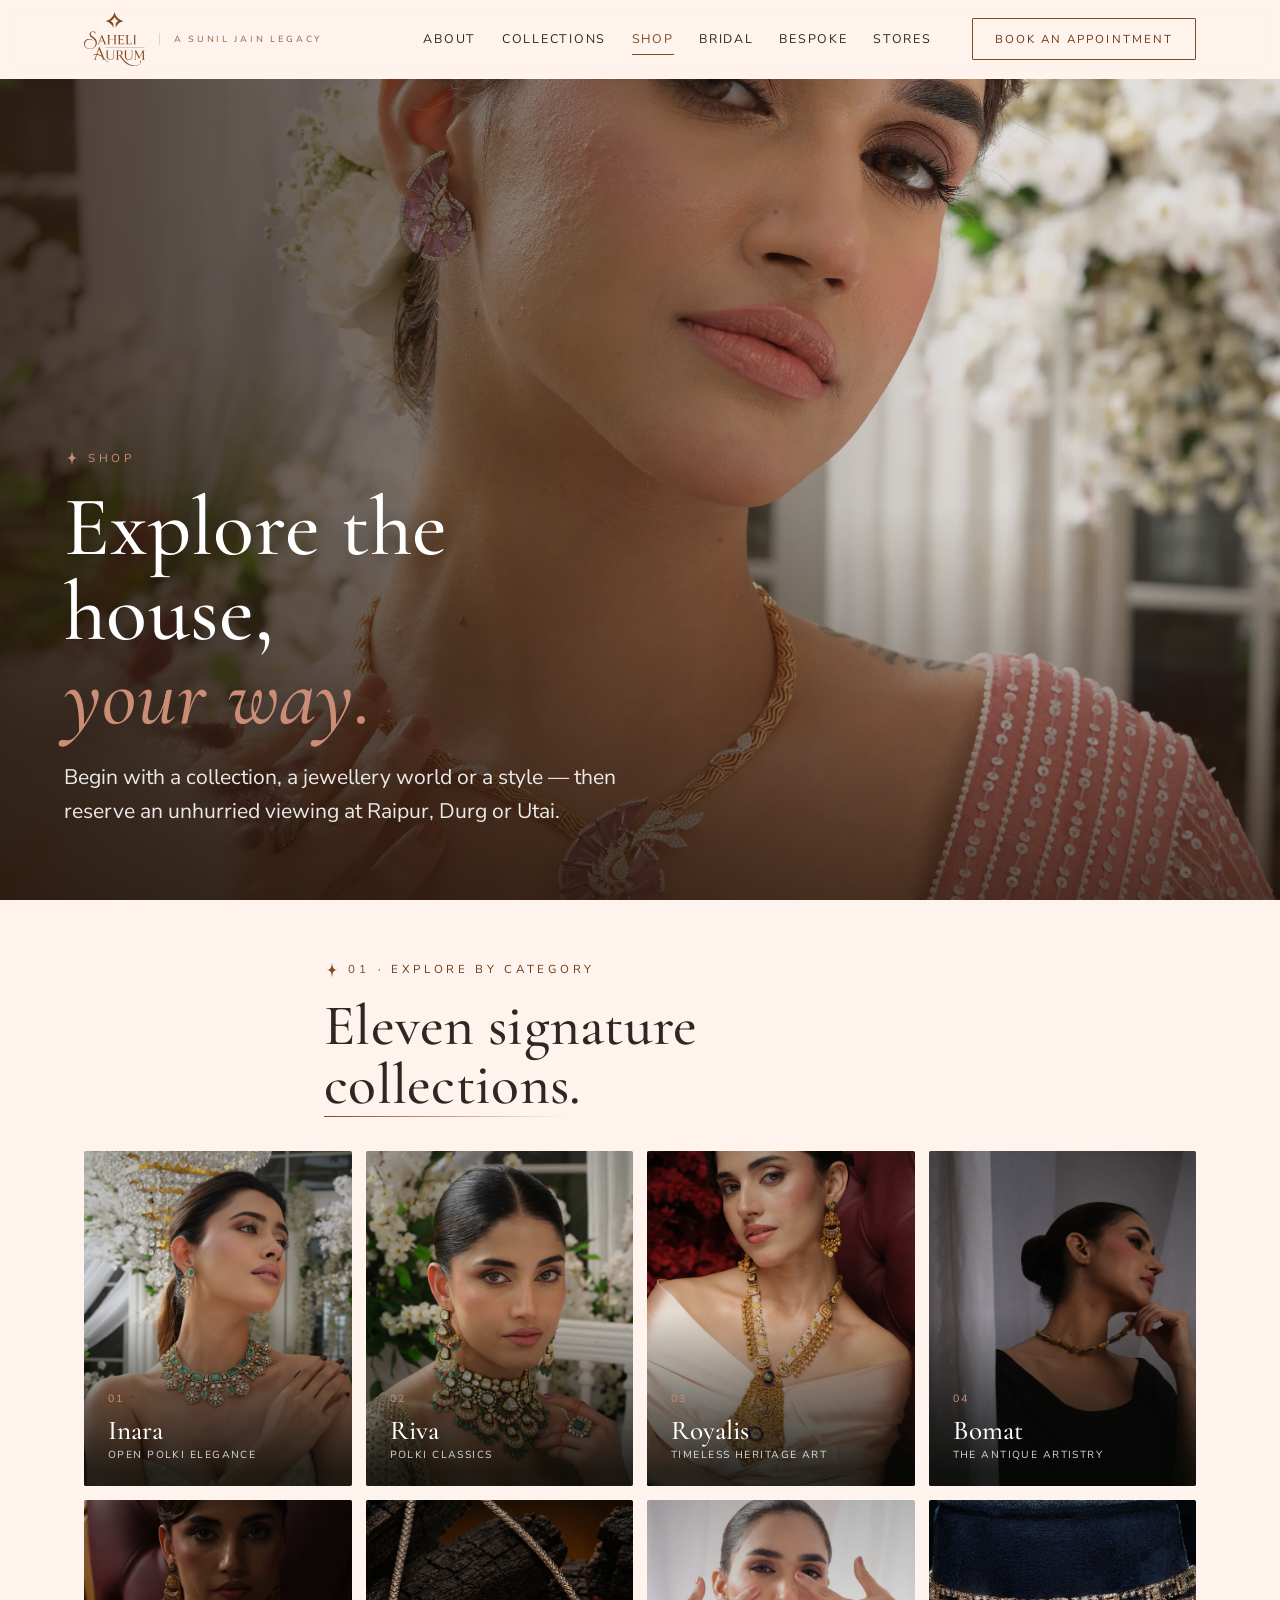
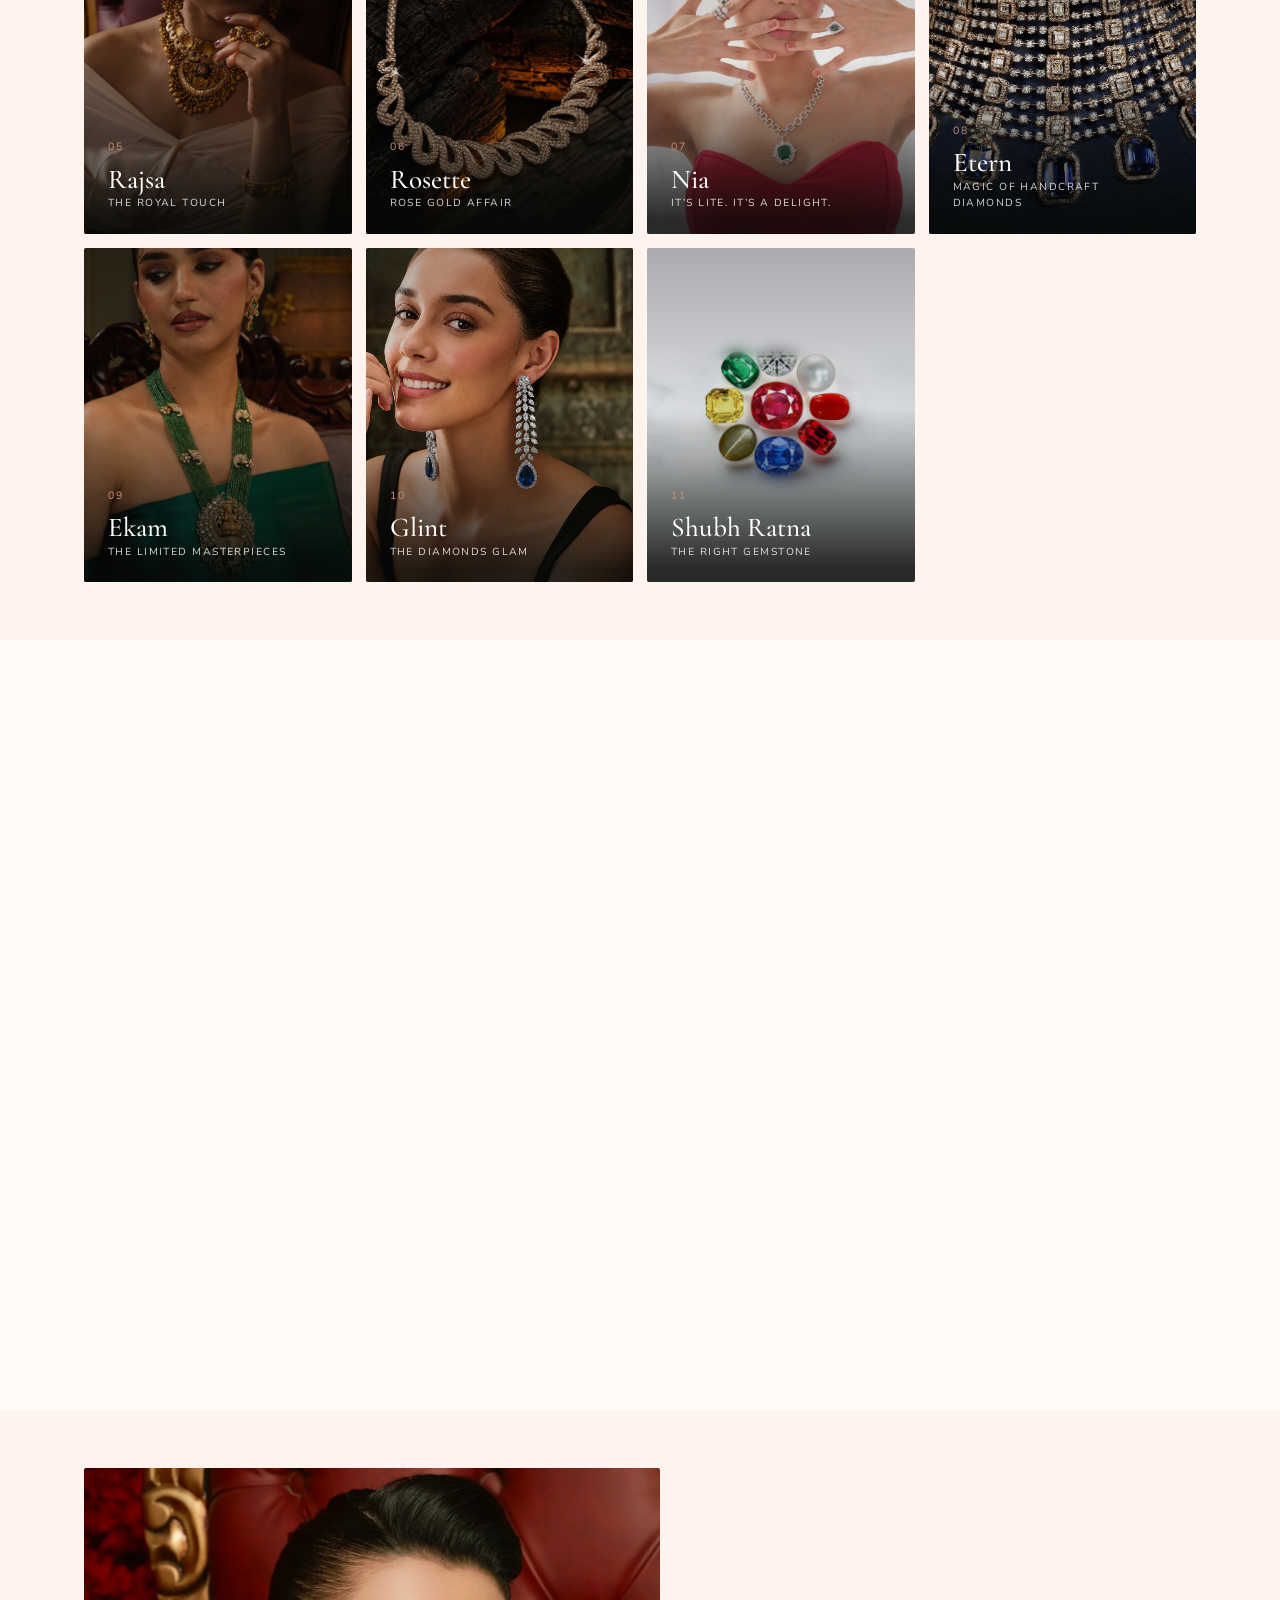
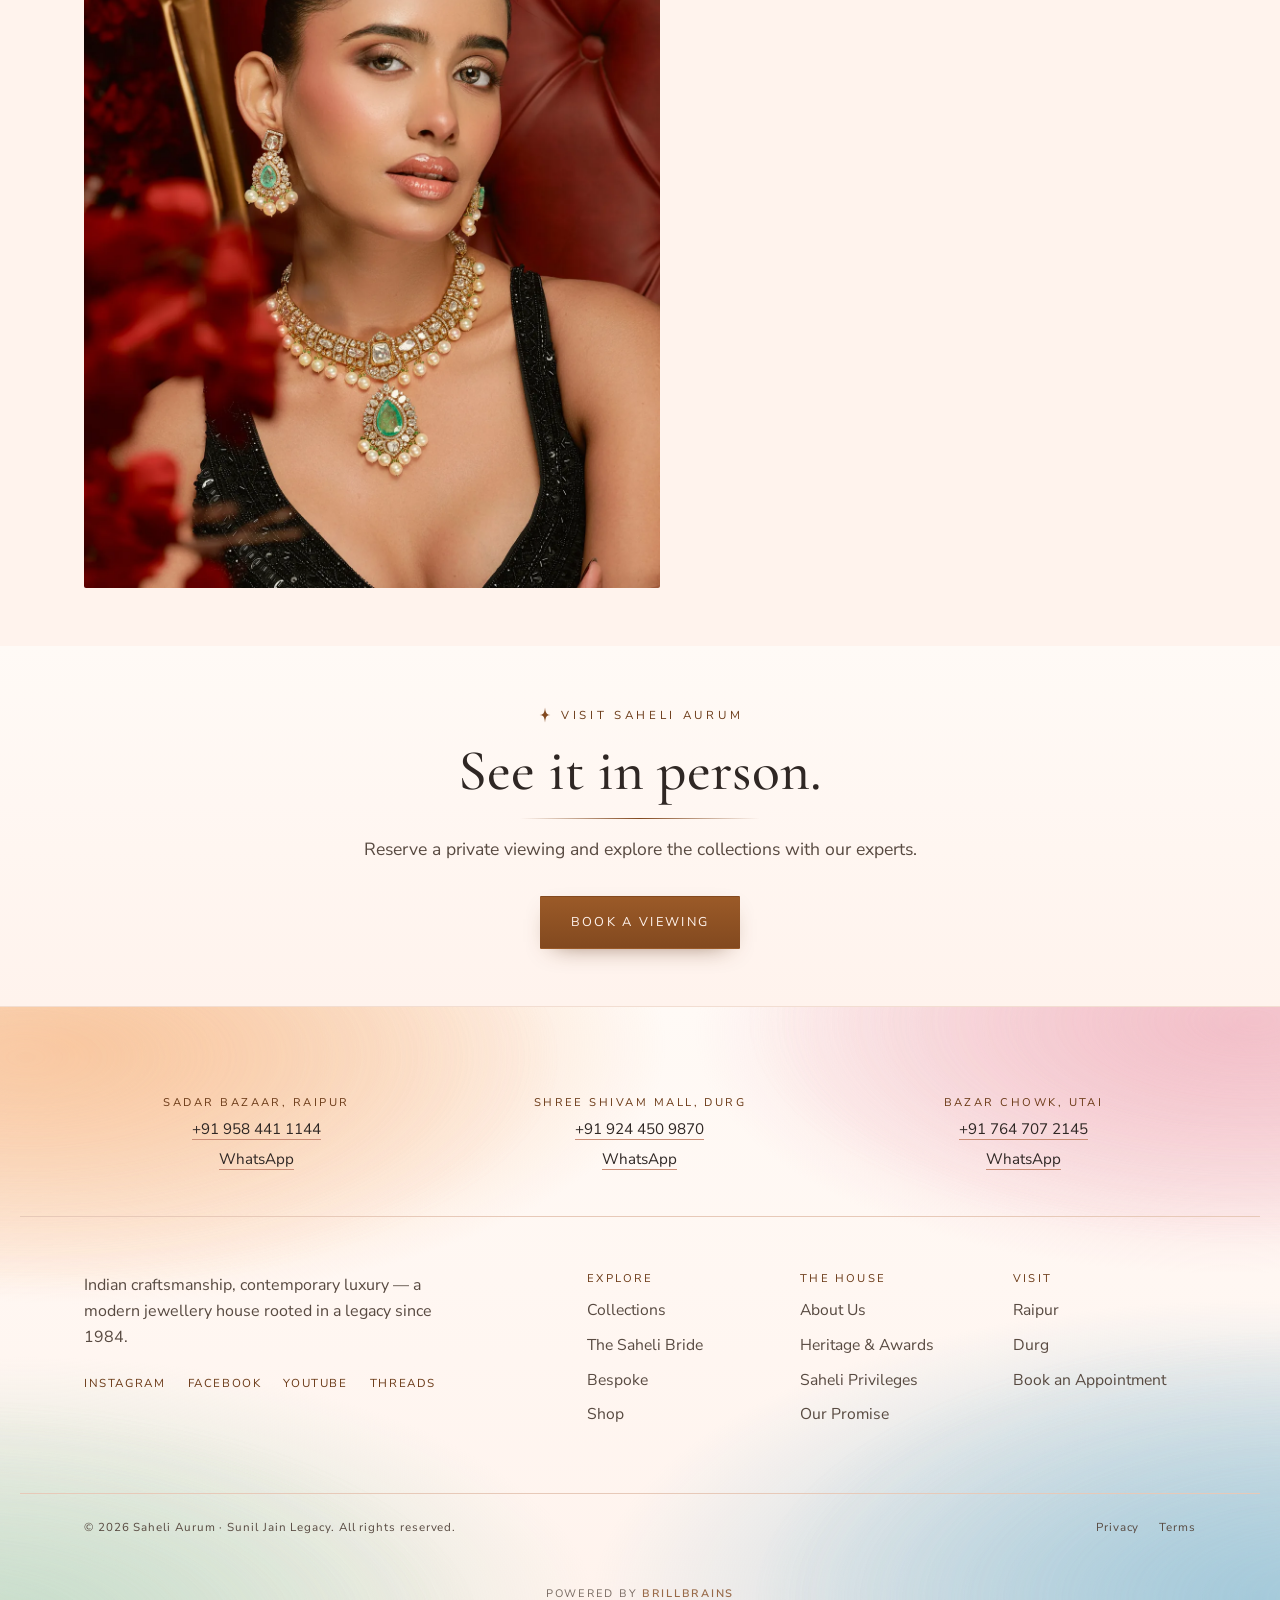
<file: shop.html>
<!DOCTYPE html>
<html lang="en">
<head>
<meta charset="UTF-8" />
<meta name="viewport" content="width=device-width, initial-scale=1.0" />
<title>Shop — Saheli Aurum</title>
<meta name="description" content="Explore Saheli Aurum by category, by jewellery and by style — eleven signature collections, then reserve a private viewing at Raipur, Durg or Utai." />
<link rel="icon" type="image/svg+xml" href="assets/img/favicon.svg?v=31" />
<meta name="theme-color" content="#fff3ed" />
<link rel="preconnect" href="https://fonts.googleapis.com" />
<link rel="preconnect" href="https://fonts.gstatic.com" crossorigin />
<link href="https://fonts.googleapis.com/css2?family=Cormorant+Garamond:ital,wght@0,400;0,500;0,600;1,400;1,500&family=Nunito+Sans:ital,opsz,wght@0,6..12,300;0,6..12,400;0,6..12,600;0,6..12,700;1,6..12,400&display=swap" rel="stylesheet" />
<link rel="stylesheet" href="assets/css/styles.css?v=31" />
<link rel="stylesheet" href="assets/css/pages.css?v=31" />
<link rel="stylesheet" href="assets/css/atelier.css?v=31" />
<link rel="preload" as="image" href="assets/img/heroes/shop.webp?v=31" fetchpriority="high" />
<script src="assets/js/theme.js?v=31"></script>
</head>
<body data-page="shop">
<div class="topbar" id="topbar"><header class="site-header" id="siteHeader"><div class="wrap site-header__inner"><button class="nav-toggle" id="navToggle" aria-label="Open menu" aria-expanded="false"><span></span><span></span><span></span></button><a class="brand" href="/" aria-label="Saheli Aurum home"><img class="brand__logo" src="assets/img/logo-stack.svg?v=31" alt="Saheli Aurum" width="61" height="54" /><span class="brand__legacy">A&nbsp;Sunil&nbsp;Jain&nbsp;Legacy</span></a><nav class="nav" id="primaryNav" aria-label="Primary"><a href="about" data-nav="about">About</a><a href="collections" data-nav="collections">Collections</a><a href="shop" data-nav="shop">Shop</a><a href="bridal" data-nav="bridal">Bridal</a><a href="bespoke" data-nav="bespoke">Bespoke</a><a href="stores" data-nav="stores">Stores</a></nav><div class="site-header__cta"><a class="btn btn--outline btn--sm" href="stores#appointment">Book an Appointment</a></div></div></header></div>
<main>
  <section class="leaf">
    <div class="leaf__media" style="--src:url('/assets/img/heroes/shop.webp?v=31');--ar:6/5;--leaf-fade:14%"><img src="assets/img/heroes/shop.webp?v=31" alt="A Saheli Aurum amethyst pendant, earrings and ring worn with a rose lehenga" fetchpriority="high" width="2400" height="2000" /></div>
    <div class="leaf__scrim"></div>
    <div class="wrap leaf__inner">
      <p class="hallmark hallmark--light reveal"><span class="aurum-star" aria-hidden="true"><svg viewBox="0 0 24 24"><path d="M12 .8C12.6 6.7 13.5 10.6 17.3 11.5C19 11.9 21.2 12 23.2 12C21.2 12 19 12.1 17.3 12.5C13.5 13.4 12.6 17.3 12 23.2C11.4 17.3 10.5 13.4 6.7 12.5C5 12.1 2.8 12 .8 12C2.8 12 5 11.9 6.7 11.5C10.5 10.6 11.4 6.7 12 .8Z" fill="currentColor"/></svg></span>Shop</p>
      <h1 class="leaf__title reveal">Explore the house,<br /><em>your way.</em></h1>
      <p class="leaf__lede reveal">Begin with a collection, a jewellery world or a style — then reserve an unhurried viewing at Raipur, Durg or Utai.</p>
    </div>
  </section>
  <section class="ledger" id="category">
    <div class="wrap ledger__head reveal"><p class="hallmark"><span class="aurum-star" aria-hidden="true"><svg viewBox="0 0 24 24"><path d="M12 .8C12.6 6.7 13.5 10.6 17.3 11.5C19 11.9 21.2 12 23.2 12C21.2 12 19 12.1 17.3 12.5C13.5 13.4 12.6 17.3 12 23.2C11.4 17.3 10.5 13.4 6.7 12.5C5 12.1 2.8 12 .8 12C2.8 12 5 11.9 6.7 11.5C10.5 10.6 11.4 6.7 12 .8Z" fill="currentColor"/></svg></span><span class="num">01</span> · Explore By Category</p><h2 class="ledger__title">Eleven signature collections.</h2><span class="scribe"></span></div>
    <div class="wrap colgrid reveal">
<a href="collections#inara" class="world"><img src="assets/img/collections/inara-hero.webp" alt="Inara Open Polki Elegance" loading="lazy" /><span class="world__cap"><span class="num">01</span><h3>Inara</h3><p>Open Polki Elegance</p></span></a><a href="collections#riva" class="world"><img src="assets/img/collections/riva-hero.webp" alt="Riva Polki Classics" loading="lazy" /><span class="world__cap"><span class="num">02</span><h3>Riva</h3><p>Polki Classics</p></span></a><a href="collections#royalis" class="world"><img src="assets/img/collections/royalis-hero.webp" alt="Royalis Timeless Heritage Art" loading="lazy" /><span class="world__cap"><span class="num">03</span><h3>Royalis</h3><p>Timeless Heritage Art</p></span></a><a href="collections#bomat" class="world"><img src="assets/img/collections/bomat-hero.webp" alt="Bomat The Antique Artistry" loading="lazy" /><span class="world__cap"><span class="num">04</span><h3>Bomat</h3><p>The Antique Artistry</p></span></a><a href="collections#rajsa" class="world"><img src="assets/img/collections/rajasa-hero.webp" alt="Rajsa The Royal Touch" loading="lazy" /><span class="world__cap"><span class="num">05</span><h3>Rajsa</h3><p>The Royal Touch</p></span></a><a href="collections#rosette" class="world"><img src="assets/img/collections/rosette-hero.webp" alt="Rosette Rose Gold Affair" loading="lazy" /><span class="world__cap"><span class="num">06</span><h3>Rosette</h3><p>Rose Gold Affair</p></span></a><a href="collections#nia" class="world"><img src="assets/img/collections/nia-hero.webp" alt="Nia It’s Lite. It’s a Delight." loading="lazy" /><span class="world__cap"><span class="num">07</span><h3>Nia</h3><p>It’s Lite. It’s a Delight.</p></span></a><a href="collections#etern" class="world"><img src="assets/img/collections/etern-hero.webp" alt="Etern Magic of Handcraft Diamonds" loading="lazy" /><span class="world__cap"><span class="num">08</span><h3>Etern</h3><p>Magic of Handcraft Diamonds</p></span></a><a href="collections#ekam" class="world"><img src="assets/img/collections/ekam-hero.webp" alt="Ekam The Limited Masterpieces" loading="lazy" /><span class="world__cap"><span class="num">09</span><h3>Ekam</h3><p>The Limited Masterpieces</p></span></a><a href="collections#glint" class="world"><img src="assets/img/collections/glint-hero.webp" alt="Glint The Diamonds Glam" loading="lazy" /><span class="world__cap"><span class="num">10</span><h3>Glint</h3><p>The Diamonds Glam</p></span></a><a href="collections#shubh-ratna" class="world"><img src="assets/img/shubh_ratna.webp" alt="Shubh Ratna The Right Gemstone" loading="lazy" /><span class="world__cap"><span class="num">11</span><h3>Shubh Ratna</h3><p>The Right Gemstone</p></span></a>
    </div>
  </section>
  <section class="ledger ledger--tint" id="jewellery">
    <div class="wrap split">
      <div class="reveal"><p class="hallmark"><span class="aurum-star" aria-hidden="true"><svg viewBox="0 0 24 24"><path d="M12 .8C12.6 6.7 13.5 10.6 17.3 11.5C19 11.9 21.2 12 23.2 12C21.2 12 19 12.1 17.3 12.5C13.5 13.4 12.6 17.3 12 23.2C11.4 17.3 10.5 13.4 6.7 12.5C5 12.1 2.8 12 .8 12C2.8 12 5 11.9 6.7 11.5C10.5 10.6 11.4 6.7 12 .8Z" fill="currentColor"/></svg></span><span class="num">02</span> · Explore By Jewellery</p><h2 class="ledger__title">By what it’s made of.</h2><span class="scribe"></span><p class="ledger__intro">Every Saheli Aurum piece belongs to a jewellery world — choose the material that speaks to you and step into the collections that live there.</p><div class="chips"><a class="chip" href="collections#inara">Open Polki</a><a class="chip" href="collections#riva">Polki</a><a class="chip" href="collections#etern">Handcraft Diamonds</a><a class="chip" href="collections#glint">Diamonds</a><a class="chip" href="collections#royalis">Heritage Gold</a><a class="chip" href="collections#rosette">Rose Gold</a><a class="chip" href="collections#shubh-ratna">Gemstone</a></div></div>
      <figure class="split__media reveal"><img src="assets/img/shop/materials.webp" alt="A kundan bangle worn with a heritage gold choker" loading="lazy" /></figure>
    </div>
  </section>
  <section class="ledger" id="style">
    <div class="wrap split split--wide-img">
      <figure class="split__media reveal"><img src="assets/img/shop/mood.webp" alt="An evening look: a polki and emerald necklace with a black ensemble" loading="lazy" /></figure>
      <div class="reveal"><p class="hallmark"><span class="aurum-star" aria-hidden="true"><svg viewBox="0 0 24 24"><path d="M12 .8C12.6 6.7 13.5 10.6 17.3 11.5C19 11.9 21.2 12 23.2 12C21.2 12 19 12.1 17.3 12.5C13.5 13.4 12.6 17.3 12 23.2C11.4 17.3 10.5 13.4 6.7 12.5C5 12.1 2.8 12 .8 12C2.8 12 5 11.9 6.7 11.5C10.5 10.6 11.4 6.7 12 .8Z" fill="currentColor"/></svg></span><span class="num">03</span> · Explore By Style</p><h2 class="ledger__title">By the mood you wear.</h2><span class="scribe"></span><p class="ledger__intro">From timeless heritage to featherlight everyday delight — find the collections that match your moment.</p><div class="chips"><a class="chip" href="collections#royalis">Heritage</a><a class="chip" href="collections#bomat">Antique</a><a class="chip" href="collections#rajsa">Royal</a><a class="chip" href="collections#nia">Everyday Lite</a><a class="chip" href="collections#glint">Diamond Glam</a><a class="chip" href="collections#ekam">Limited Masterpieces</a></div></div>
    </div>
  </section>
  <section class="ledger ledger--paper cta-leaf">
    <div class="wrap reveal">
      <p class="hallmark" style="justify-content:center"><span class="aurum-star" aria-hidden="true"><svg viewBox="0 0 24 24"><path d="M12 .8C12.6 6.7 13.5 10.6 17.3 11.5C19 11.9 21.2 12 23.2 12C21.2 12 19 12.1 17.3 12.5C13.5 13.4 12.6 17.3 12 23.2C11.4 17.3 10.5 13.4 6.7 12.5C5 12.1 2.8 12 .8 12C2.8 12 5 11.9 6.7 11.5C10.5 10.6 11.4 6.7 12 .8Z" fill="currentColor"/></svg></span>Visit Saheli Aurum</p>
      <h2 class="ledger__title">See it in person.</h2>
      <span class="scribe scribe--center"></span>
      <p class="ledger__intro" style="margin:1rem auto 2rem;text-align:center">Reserve a private viewing and explore the collections with our experts.</p>
      <a class="btn btn--gold" href="stores#appointment">Book a Viewing</a>
    </div>
  </section>
</main>
<footer class="site-footer">
  <div class="wrap site-footer__addresses stagger"><div class="faddr"><h4>Sadar Bazaar, Raipur</h4><p><a href="tel:+919584411144">+91 958 441 1144</a></p><p><a href="https://wa.me/919584411144" target="_blank" rel="noopener noreferrer">WhatsApp</a></p></div><div class="faddr"><h4>Shree Shivam Mall, Durg</h4><p><a href="tel:+919244509870">+91 924 450 9870</a></p><p><a href="https://wa.me/919244509870" target="_blank" rel="noopener noreferrer">WhatsApp</a></p></div><div class="faddr"><h4>Bazar Chowk, Utai</h4><p><a href="tel:+917647072145">+91 764 707 2145</a></p><p><a href="https://wa.me/917647072145" target="_blank" rel="noopener noreferrer">WhatsApp</a></p></div></div><div class="wrap site-footer__top"><div class="site-footer__brand"><p class="site-footer__tag">Indian craftsmanship, contemporary luxury — a modern jewellery house rooted in a legacy since 1984.</p><div class="social" aria-label="Social links"><a href="https://www.instagram.com/sahelijewellers" target="_blank" rel="noopener noreferrer" aria-label="Saheli Jewellers on Instagram">Instagram</a><a href="https://www.facebook.com/people/Saheli-Jewellers/61592481073613/" target="_blank" rel="noopener noreferrer" aria-label="Saheli Jewellers on Facebook">Facebook</a><a href="https://www.youtube.com/@sahelijewellerschattisgarh" target="_blank" rel="noopener noreferrer" aria-label="Saheli Jewellers on YouTube">YouTube</a><a href="https://www.threads.com/@sahelijewellers" target="_blank" rel="noopener noreferrer" aria-label="Saheli Jewellers on Threads">Threads</a></div></div><nav class="site-footer__nav" aria-label="Footer"><div><h4>Explore</h4><a href="collections">Collections</a><a href="bridal">The Saheli Bride</a><a href="bespoke">Bespoke</a><a href="shop">Shop</a></div><div><h4>The House</h4><a href="about">About Us</a><a href="about#recognition">Heritage &amp; Awards</a><a href="/#privileges">Saheli Privileges</a><a href="/#promise">Our Promise</a></div><div><h4>Visit</h4><a href="stores#raipur">Raipur</a><a href="stores#durg">Durg</a><a href="stores#appointment">Book an Appointment</a></div></nav></div><div class="wrap site-footer__base"><span>© <span id="year">2026</span> Saheli Aurum · Sunil Jain Legacy. All rights reserved.</span><span class="site-footer__legal"><a href="#">Privacy</a><a href="#">Terms</a></span></div><div class="site-footer__credit"><a href="https://brillbrainsconsultants.com/" target="_blank" rel="noopener">Powered by <strong>BrillBrains</strong></a></div></footer>
<script src="assets/js/main.js?v=31"></script>
</body>
</html>
</file>
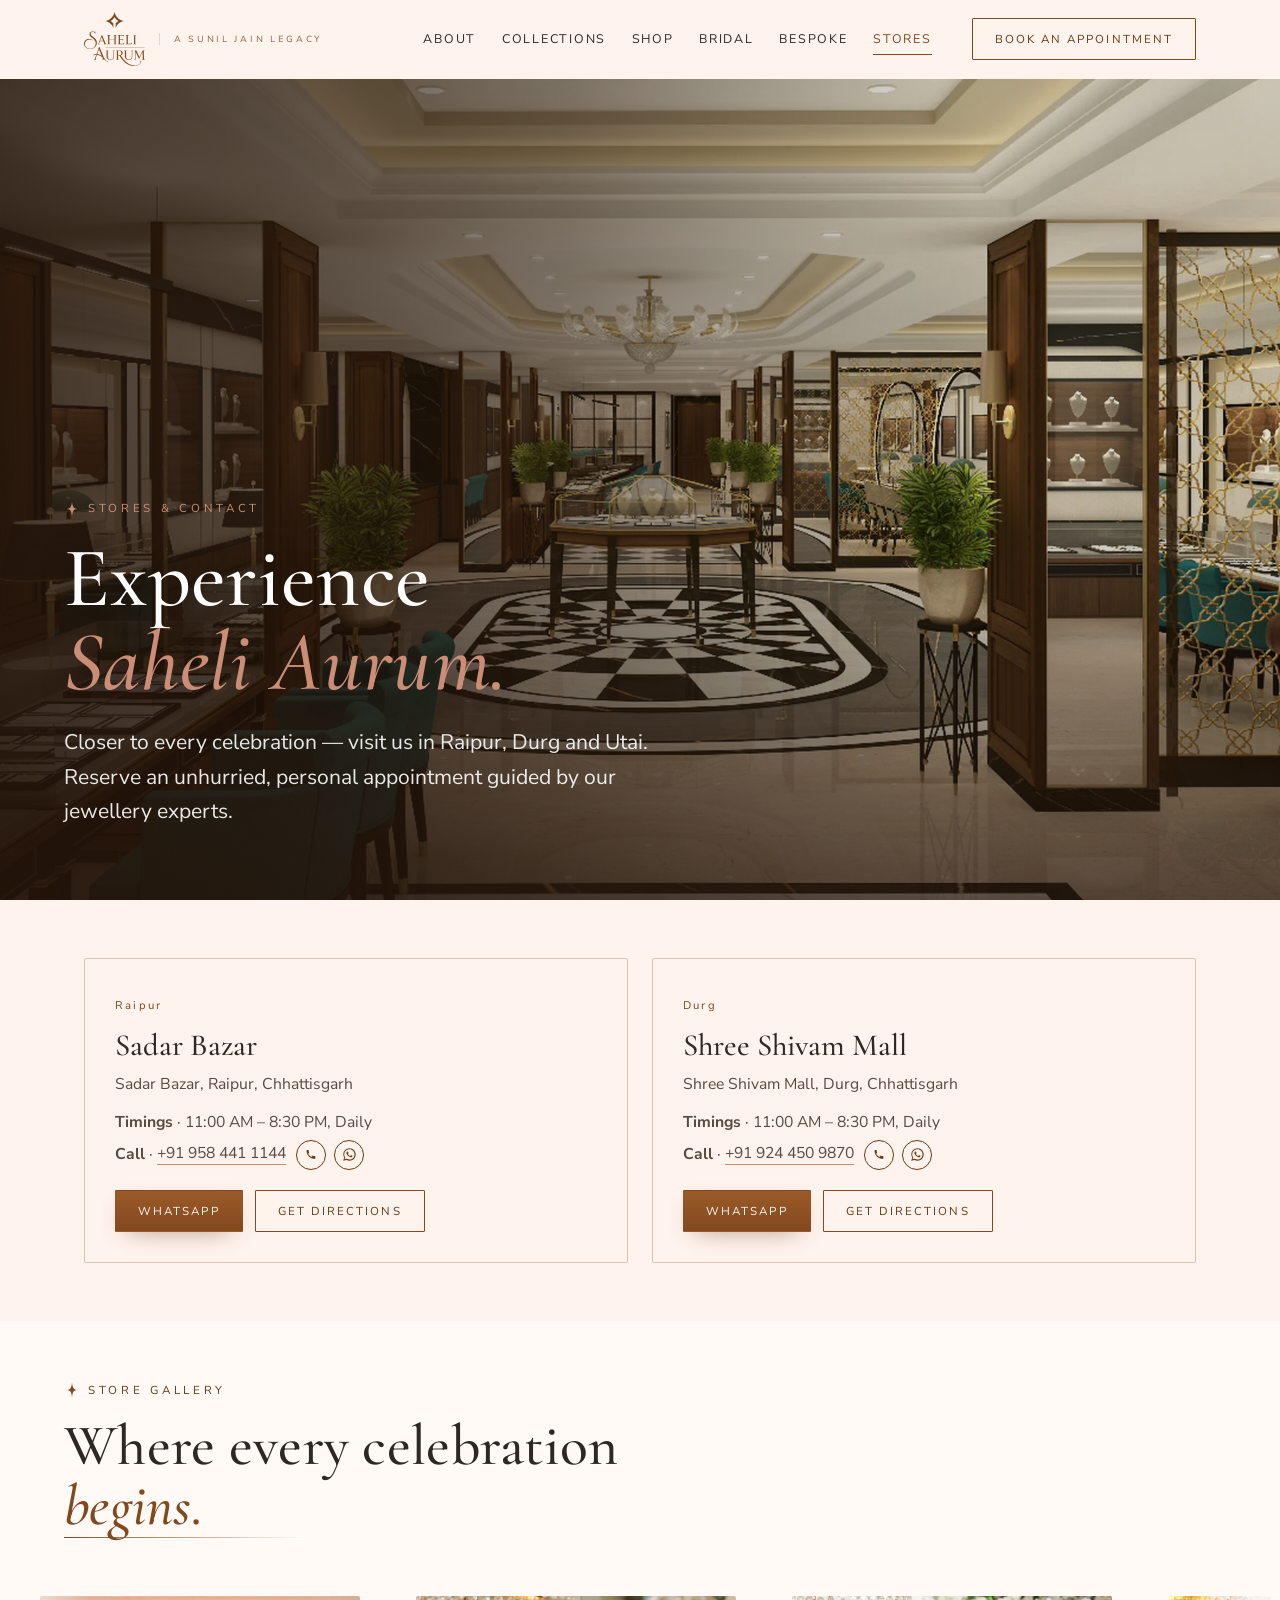
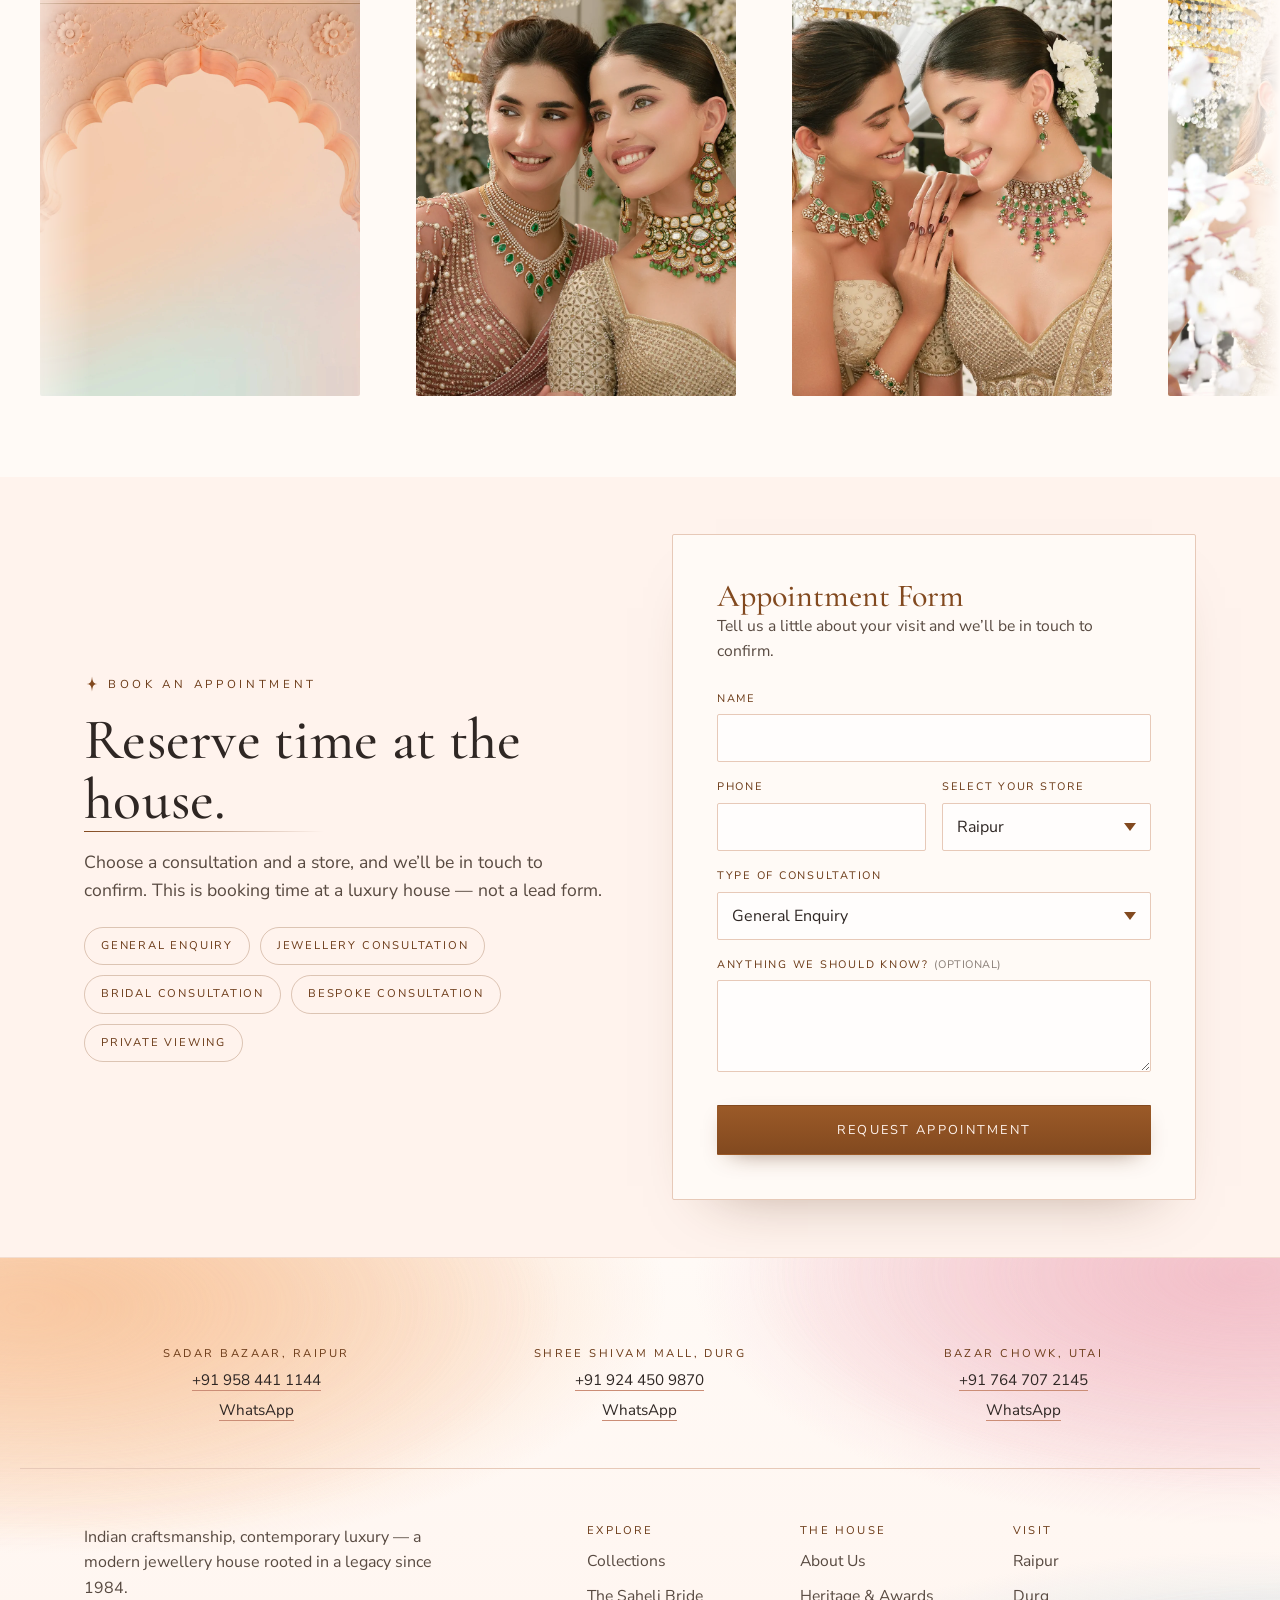
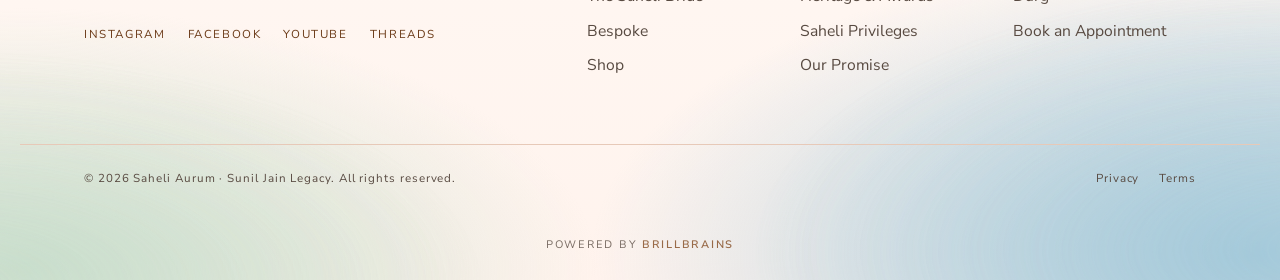
<file: stores.html>
<!DOCTYPE html>
<html lang="en">
<head>
<meta charset="UTF-8" />
<meta name="viewport" content="width=device-width, initial-scale=1.0" />
<title>Stores &amp; Contact — Saheli Aurum</title>
<meta name="description" content="Visit Saheli Aurum in Raipur, Durg and Utai — store gallery, timings, directions, call, WhatsApp and the appointment form for every consultation." />
<link rel="icon" type="image/svg+xml" href="assets/img/favicon.svg?v=31" />
<meta name="theme-color" content="#fff3ed" />
<link rel="preconnect" href="https://fonts.googleapis.com" />
<link rel="preconnect" href="https://fonts.gstatic.com" crossorigin />
<link href="https://fonts.googleapis.com/css2?family=Cormorant+Garamond:ital,wght@0,400;0,500;0,600;1,400;1,500&family=Nunito+Sans:ital,opsz,wght@0,6..12,300;0,6..12,400;0,6..12,600;0,6..12,700;1,6..12,400&display=swap" rel="stylesheet" />
<link rel="stylesheet" href="assets/css/styles.css?v=31" />
<link rel="stylesheet" href="assets/css/pages.css?v=31" />
<link rel="stylesheet" href="assets/css/atelier.css?v=31" />
<link rel="preload" as="image" href="assets/img/heroes/stores.webp?v=31" fetchpriority="high" />
<script src="assets/js/theme.js?v=31"></script>
</head>
<body data-page="stores">
<div class="topbar" id="topbar"><header class="site-header" id="siteHeader"><div class="wrap site-header__inner"><button class="nav-toggle" id="navToggle" aria-label="Open menu" aria-expanded="false"><span></span><span></span><span></span></button><a class="brand" href="/" aria-label="Saheli Aurum home"><img class="brand__logo" src="assets/img/logo-stack.svg?v=31" alt="Saheli Aurum" width="61" height="54" /><span class="brand__legacy">A&nbsp;Sunil&nbsp;Jain&nbsp;Legacy</span></a><nav class="nav" id="primaryNav" aria-label="Primary"><a href="about" data-nav="about">About</a><a href="collections" data-nav="collections">Collections</a><a href="shop" data-nav="shop">Shop</a><a href="bridal" data-nav="bridal">Bridal</a><a href="bespoke" data-nav="bespoke">Bespoke</a><a href="stores" data-nav="stores">Stores</a></nav><div class="site-header__cta"><a class="btn btn--outline btn--sm" href="stores#appointment">Book an Appointment</a></div></div></header></div>
<main>
  <section class="leaf">
    <div class="leaf__media" style="--src:url('/assets/img/heroes/stores.webp')"><img src="assets/img/heroes/stores.webp?v=31" alt="The Saheli Aurum showroom interior" fetchpriority="high" width="2400" height="1600" /></div>
    <div class="leaf__scrim"></div>
    <div class="wrap leaf__inner">
      <p class="hallmark hallmark--light reveal"><span class="aurum-star" aria-hidden="true"><svg viewBox="0 0 24 24"><path d="M12 .8C12.6 6.7 13.5 10.6 17.3 11.5C19 11.9 21.2 12 23.2 12C21.2 12 19 12.1 17.3 12.5C13.5 13.4 12.6 17.3 12 23.2C11.4 17.3 10.5 13.4 6.7 12.5C5 12.1 2.8 12 .8 12C2.8 12 5 11.9 6.7 11.5C10.5 10.6 11.4 6.7 12 .8Z" fill="currentColor"/></svg></span>Stores &amp; Contact</p>
      <h1 class="leaf__title reveal">Experience<br /><em>Saheli Aurum.</em></h1>
      <p class="leaf__lede reveal">Closer to every celebration — visit us in Raipur, Durg and Utai. Reserve an unhurried, personal appointment guided by our jewellery experts.</p>
    </div>
  </section>
  <section class="ledger" id="visit">
    <div class="wrap plate-grid plate-grid--2 stagger reveal">
      <article class="plate" id="raipur"><span class="plate__no">Raipur</span><h3>Sadar Bazar</h3><p style="margin-bottom:.8em">Sadar Bazar, Raipur, Chhattisgarh</p><p style="margin:0 0 .3em"><strong>Timings</strong> · 11:00 AM – 8:30 PM, Daily</p><p style="margin:0 0 1.1em"><strong>Call</strong> · <a href="tel:+919584411144" style="border-bottom:1px solid var(--gold-3)">+91 958 441 1144</a><span class="contact-icons"><a class="icon-btn" href="tel:+919584411144" aria-label="Call Saheli Aurum Raipur on +91 958 441 1144"><svg viewBox="0 0 24 24" aria-hidden="true"><path fill="currentColor" d="M6.6 10.8c1.1 2.2 2.9 4 5.1 5.1l1.7-1.7c.21-.21.52-.28.79-.19 1 .33 2.06.51 3.15.51.49 0 .88.39.88.88V18c0 .49-.39.88-.88.88-7.35 0-13.31-5.96-13.31-13.31 0-.49.4-.88.88-.88H6.7c.49 0 .88.39.88.88 0 1.1.18 2.15.51 3.15.09.27.03.58-.19.79l-1.3 1.29z"/></svg></a><a class="icon-btn" href="https://wa.me/919584411144" target="_blank" rel="noopener noreferrer" aria-label="Message Saheli Aurum Raipur on WhatsApp"><svg viewBox="0 0 24 24" aria-hidden="true"><path fill="currentColor" d="M12.04 2.02c-5.46 0-9.91 4.45-9.91 9.91 0 1.75.46 3.45 1.32 4.95L2 22.02l5.32-1.39c1.45.79 3.08 1.21 4.72 1.21 5.46 0 9.91-4.45 9.91-9.91s-4.45-9.91-9.91-9.91zm0 18.13c-1.53 0-3.03-.41-4.34-1.19l-.31-.18-3.2.84.85-3.12-.2-.32a8.2 8.2 0 0 1-1.26-4.38c0-4.54 3.7-8.23 8.24-8.23s8.23 3.69 8.23 8.23-3.69 8.24-8.23 8.24zm4.52-6.16c-.25-.12-1.47-.72-1.7-.81-.23-.08-.39-.12-.56.13-.16.25-.64.81-.79.97-.14.17-.29.19-.54.06-.25-.12-1.05-.39-2-1.24-.74-.66-1.24-1.48-1.38-1.73-.15-.25-.02-.39.11-.51.11-.11.25-.29.37-.44.12-.15.16-.25.25-.42.08-.17.04-.31-.02-.44-.06-.12-.56-1.34-.76-1.83-.2-.48-.4-.41-.55-.42h-.47c-.16 0-.41.06-.63.31-.21.25-.83.81-.83 1.98s.85 2.3.97 2.46c.12.17 1.68 2.68 4.07 3.65.57.25 1.02.4 1.37.51.57.18 1.09.16 1.5.1.46-.07 1.4-.57 1.6-1.13.2-.56.2-1.03.14-1.13-.06-.1-.22-.16-.47-.28z"/></svg></a></span></p><div class="store__actions"><a class="btn btn--sm btn--gold" href="https://wa.me/919584411144" target="_blank" rel="noopener">WhatsApp</a><a class="btn btn--sm btn--outline" href="https://maps.google.com/?q=Saheli+Jewellers+Sadar+Bazar+Raipur" target="_blank" rel="noopener">Get Directions</a></div></article>
      <article class="plate" id="durg"><span class="plate__no">Durg</span><h3>Shree Shivam Mall</h3><p style="margin-bottom:.8em">Shree Shivam Mall, Durg, Chhattisgarh</p><p style="margin:0 0 .3em"><strong>Timings</strong> · 11:00 AM – 8:30 PM, Daily</p><p style="margin:0 0 1.1em"><strong>Call</strong> · <a href="tel:+919244509870" style="border-bottom:1px solid var(--gold-3)">+91 924 450 9870</a><span class="contact-icons"><a class="icon-btn" href="tel:+919244509870" aria-label="Call Saheli Aurum Durg on +91 924 450 9870"><svg viewBox="0 0 24 24" aria-hidden="true"><path fill="currentColor" d="M6.6 10.8c1.1 2.2 2.9 4 5.1 5.1l1.7-1.7c.21-.21.52-.28.79-.19 1 .33 2.06.51 3.15.51.49 0 .88.39.88.88V18c0 .49-.39.88-.88.88-7.35 0-13.31-5.96-13.31-13.31 0-.49.4-.88.88-.88H6.7c.49 0 .88.39.88.88 0 1.1.18 2.15.51 3.15.09.27.03.58-.19.79l-1.3 1.29z"/></svg></a><a class="icon-btn" href="https://wa.me/919244509870" target="_blank" rel="noopener noreferrer" aria-label="Message Saheli Aurum Durg on WhatsApp"><svg viewBox="0 0 24 24" aria-hidden="true"><path fill="currentColor" d="M12.04 2.02c-5.46 0-9.91 4.45-9.91 9.91 0 1.75.46 3.45 1.32 4.95L2 22.02l5.32-1.39c1.45.79 3.08 1.21 4.72 1.21 5.46 0 9.91-4.45 9.91-9.91s-4.45-9.91-9.91-9.91zm0 18.13c-1.53 0-3.03-.41-4.34-1.19l-.31-.18-3.2.84.85-3.12-.2-.32a8.2 8.2 0 0 1-1.26-4.38c0-4.54 3.7-8.23 8.24-8.23s8.23 3.69 8.23 8.23-3.69 8.24-8.23 8.24zm4.52-6.16c-.25-.12-1.47-.72-1.7-.81-.23-.08-.39-.12-.56.13-.16.25-.64.81-.79.97-.14.17-.29.19-.54.06-.25-.12-1.05-.39-2-1.24-.74-.66-1.24-1.48-1.38-1.73-.15-.25-.02-.39.11-.51.11-.11.25-.29.37-.44.12-.15.16-.25.25-.42.08-.17.04-.31-.02-.44-.06-.12-.56-1.34-.76-1.83-.2-.48-.4-.41-.55-.42h-.47c-.16 0-.41.06-.63.31-.21.25-.83.81-.83 1.98s.85 2.3.97 2.46c.12.17 1.68 2.68 4.07 3.65.57.25 1.02.4 1.37.51.57.18 1.09.16 1.5.1.46-.07 1.4-.57 1.6-1.13.2-.56.2-1.03.14-1.13-.06-.1-.22-.16-.47-.28z"/></svg></a></span></p><div class="store__actions"><a class="btn btn--sm btn--gold" href="https://wa.me/919244509870" target="_blank" rel="noopener">WhatsApp</a><a class="btn btn--sm btn--outline" href="https://maps.google.com/?q=Saheli+Jewellers+Shree+Shivam+Mall+Durg" target="_blank" rel="noopener">Get Directions</a></div></article>
    </div>
  </section>
  <section class="ledger ledger--tint" id="gallery">
    <div class="wrap ledger__head reveal" style="margin-inline:0"><p class="hallmark"><span class="aurum-star" aria-hidden="true"><svg viewBox="0 0 24 24"><path d="M12 .8C12.6 6.7 13.5 10.6 17.3 11.5C19 11.9 21.2 12 23.2 12C21.2 12 19 12.1 17.3 12.5C13.5 13.4 12.6 17.3 12 23.2C11.4 17.3 10.5 13.4 6.7 12.5C5 12.1 2.8 12 .8 12C2.8 12 5 11.9 6.7 11.5C10.5 10.6 11.4 6.7 12 .8Z" fill="currentColor"/></svg></span>Store Gallery</p><h2 class="ledger__title">Where every celebration <em>begins.</em></h2><span class="scribe"></span></div>
    <div class="marquee marquee--gallery reveal" style="--mq-gap:16px"><div class="marquee__track"><figure class="marquee__item"><img src="assets/img/fort_arch.webp?v=31" alt="A carved pink sandstone arch, the Saheli Aurum heritage motif" loading="lazy" /></figure><figure class="marquee__item"><img src="assets/img/stores/saheli-1.webp" alt="Two friends in Saheli Aurum polki and emerald jewellery" loading="lazy" /></figure><figure class="marquee__item"><img src="assets/img/stores/saheli-2.webp" alt="Two friends sharing a laugh in Saheli Aurum polki sets" loading="lazy" /></figure><figure class="marquee__item"><img src="assets/img/stores/saheli-3.webp" alt="Friends in ivory, wearing Saheli Aurum emerald chokers" loading="lazy" /></figure><figure class="marquee__item"><img src="assets/img/stores/saheli-4.webp" alt="Two brides-to-be in full-length ivory lehengas" loading="lazy" /></figure><figure class="marquee__item"><img src="assets/img/stores/saheli-5.webp" alt="Friends in ivory corsets with Saheli Aurum polki jewellery" loading="lazy" /></figure></div></div>
  </section>
  <section class="ledger" id="appointment">
    <div class="wrap split">
      <div class="reveal"><p class="hallmark"><span class="aurum-star" aria-hidden="true"><svg viewBox="0 0 24 24"><path d="M12 .8C12.6 6.7 13.5 10.6 17.3 11.5C19 11.9 21.2 12 23.2 12C21.2 12 19 12.1 17.3 12.5C13.5 13.4 12.6 17.3 12 23.2C11.4 17.3 10.5 13.4 6.7 12.5C5 12.1 2.8 12 .8 12C2.8 12 5 11.9 6.7 11.5C10.5 10.6 11.4 6.7 12 .8Z" fill="currentColor"/></svg></span>Book an Appointment</p><h2 class="ledger__title">Reserve time at the house.</h2><span class="scribe"></span><p class="ledger__intro">Choose a consultation and a store, and we’ll be in touch to confirm. This is booking time at a luxury house — not a lead form.</p><div class="chips"><span class="chip">General Enquiry</span><span class="chip">Jewellery Consultation</span><span class="chip">Bridal Consultation</span><span class="chip">Bespoke Consultation</span><span class="chip">Private Viewing</span></div></div>
      <form class="appt reveal" id="apptForm" novalidate><h3>Appointment Form</h3><p class="appt__note">Tell us a little about your visit and we’ll be in touch to confirm.</p><div class="field"><label for="a-name">Name</label><input id="a-name" name="name" type="text" autocomplete="name" required /></div><div class="field field--row"><div><label for="a-phone">Phone</label><input id="a-phone" name="phone" type="tel" autocomplete="tel" required /></div><div><label for="a-store">Select Your Store</label><select id="a-store" name="store"><option>Raipur</option><option>Durg</option></select></div></div><div class="field"><label for="a-type">Type of consultation</label><select id="a-type" name="type"><option>General Enquiry</option><option>Jewellery Consultation</option><option>Bridal Consultation</option><option>Bespoke Consultation</option><option>Private Viewing</option></select></div><div class="field"><label for="a-note">Anything we should know? <span class="opt">(optional)</span></label><textarea id="a-note" name="note" rows="3"></textarea></div><button class="btn btn--gold btn--block" type="submit">Request Appointment</button><p class="appt__ok" id="apptOk" hidden>Almost there — <a id="apptWa" href="https://wa.me/919584411144" target="_blank" rel="noopener noreferrer">send your request on WhatsApp</a> and we’ll confirm right away.</p></form>
    </div>
  </section>
</main>
<footer class="site-footer">
  <div class="wrap site-footer__addresses stagger"><div class="faddr"><h4>Sadar Bazaar, Raipur</h4><p><a href="tel:+919584411144">+91 958 441 1144</a></p><p><a href="https://wa.me/919584411144" target="_blank" rel="noopener noreferrer">WhatsApp</a></p></div><div class="faddr"><h4>Shree Shivam Mall, Durg</h4><p><a href="tel:+919244509870">+91 924 450 9870</a></p><p><a href="https://wa.me/919244509870" target="_blank" rel="noopener noreferrer">WhatsApp</a></p></div><div class="faddr"><h4>Bazar Chowk, Utai</h4><p><a href="tel:+917647072145">+91 764 707 2145</a></p><p><a href="https://wa.me/917647072145" target="_blank" rel="noopener noreferrer">WhatsApp</a></p></div></div><div class="wrap site-footer__top"><div class="site-footer__brand"><p class="site-footer__tag">Indian craftsmanship, contemporary luxury — a modern jewellery house rooted in a legacy since 1984.</p><div class="social" aria-label="Social links"><a href="https://www.instagram.com/sahelijewellers" target="_blank" rel="noopener noreferrer" aria-label="Saheli Jewellers on Instagram">Instagram</a><a href="https://www.facebook.com/people/Saheli-Jewellers/61592481073613/" target="_blank" rel="noopener noreferrer" aria-label="Saheli Jewellers on Facebook">Facebook</a><a href="https://www.youtube.com/@sahelijewellerschattisgarh" target="_blank" rel="noopener noreferrer" aria-label="Saheli Jewellers on YouTube">YouTube</a><a href="https://www.threads.com/@sahelijewellers" target="_blank" rel="noopener noreferrer" aria-label="Saheli Jewellers on Threads">Threads</a></div></div><nav class="site-footer__nav" aria-label="Footer"><div><h4>Explore</h4><a href="collections">Collections</a><a href="bridal">The Saheli Bride</a><a href="bespoke">Bespoke</a><a href="shop">Shop</a></div><div><h4>The House</h4><a href="about">About Us</a><a href="about#recognition">Heritage &amp; Awards</a><a href="/#privileges">Saheli Privileges</a><a href="/#promise">Our Promise</a></div><div><h4>Visit</h4><a href="stores#raipur">Raipur</a><a href="stores#durg">Durg</a><a href="stores#appointment">Book an Appointment</a></div></nav></div><div class="wrap site-footer__base"><span>© <span id="year">2026</span> Saheli Aurum · Sunil Jain Legacy. All rights reserved.</span><span class="site-footer__legal"><a href="#">Privacy</a><a href="#">Terms</a></span></div><div class="site-footer__credit"><a href="https://brillbrainsconsultants.com/" target="_blank" rel="noopener">Powered by <strong>BrillBrains</strong></a></div></footer>
<script src="assets/js/main.js?v=31"></script>
</body>
</html>
</file>
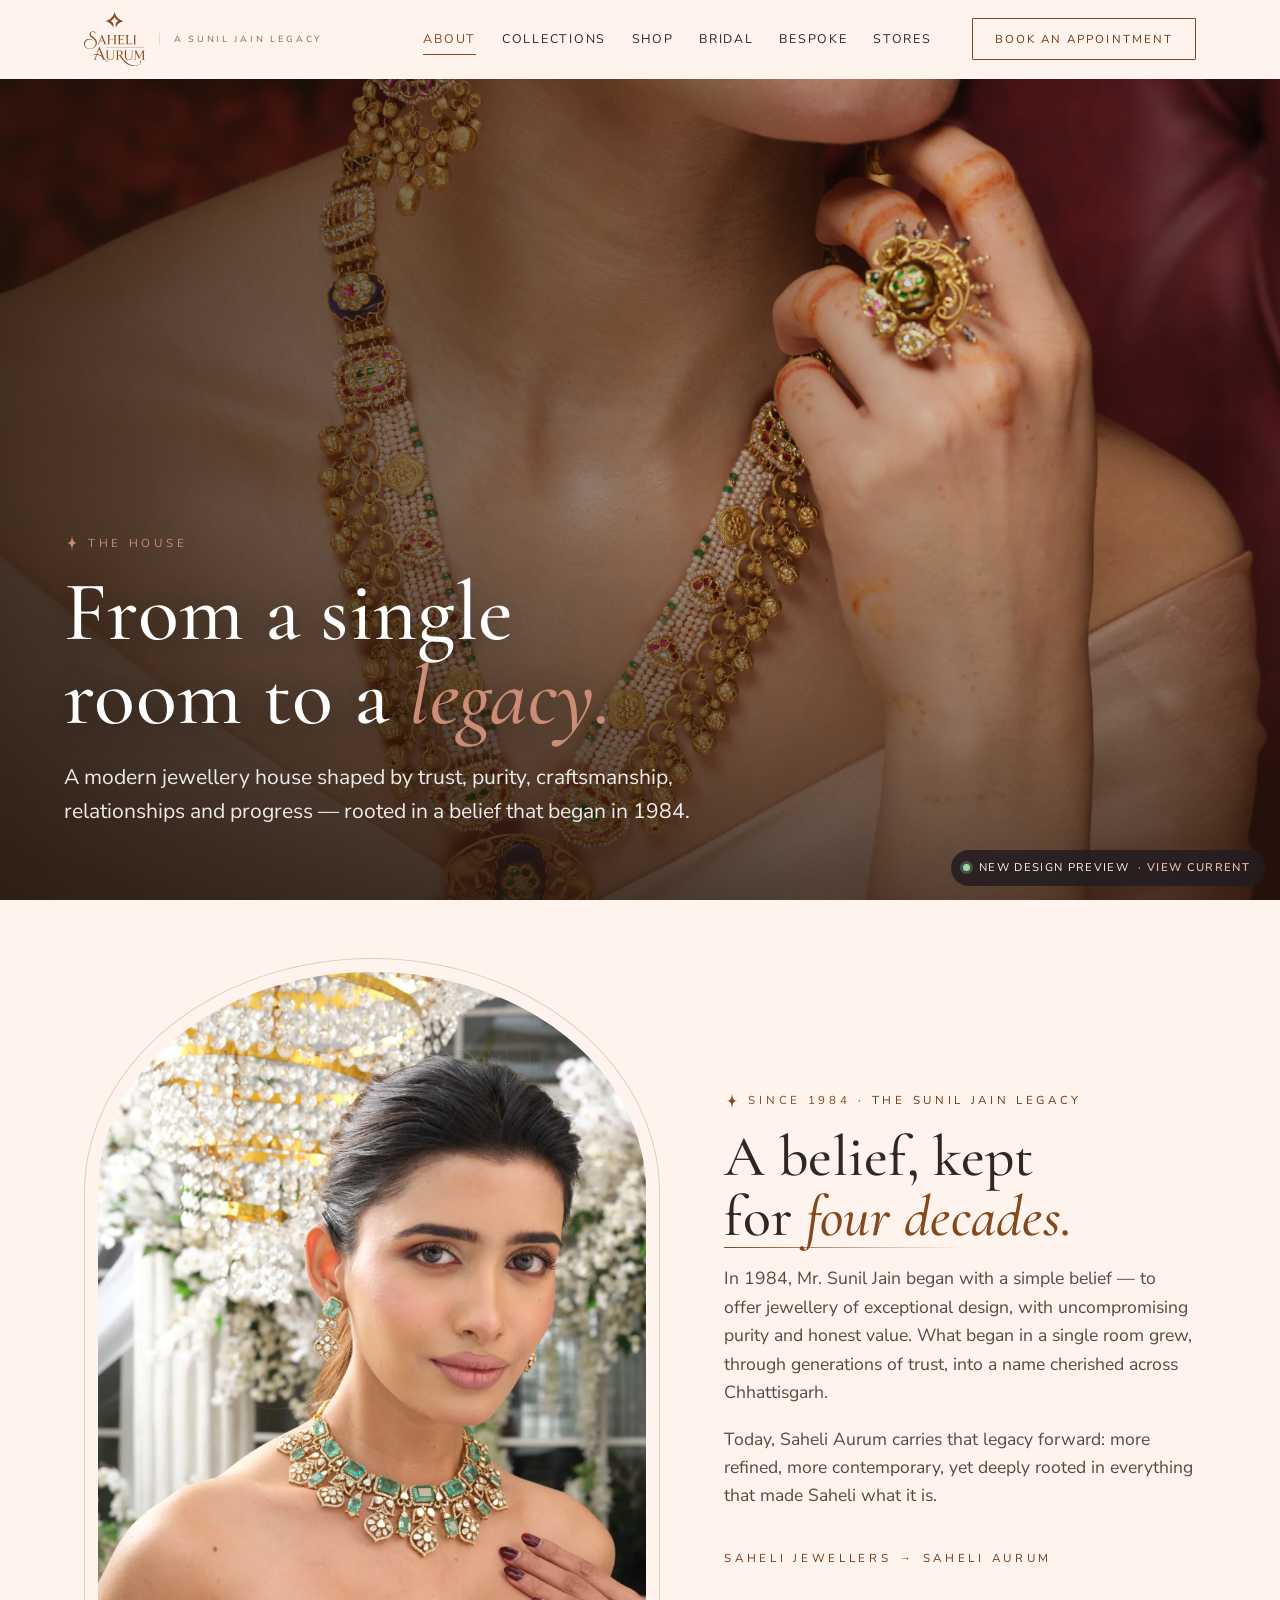
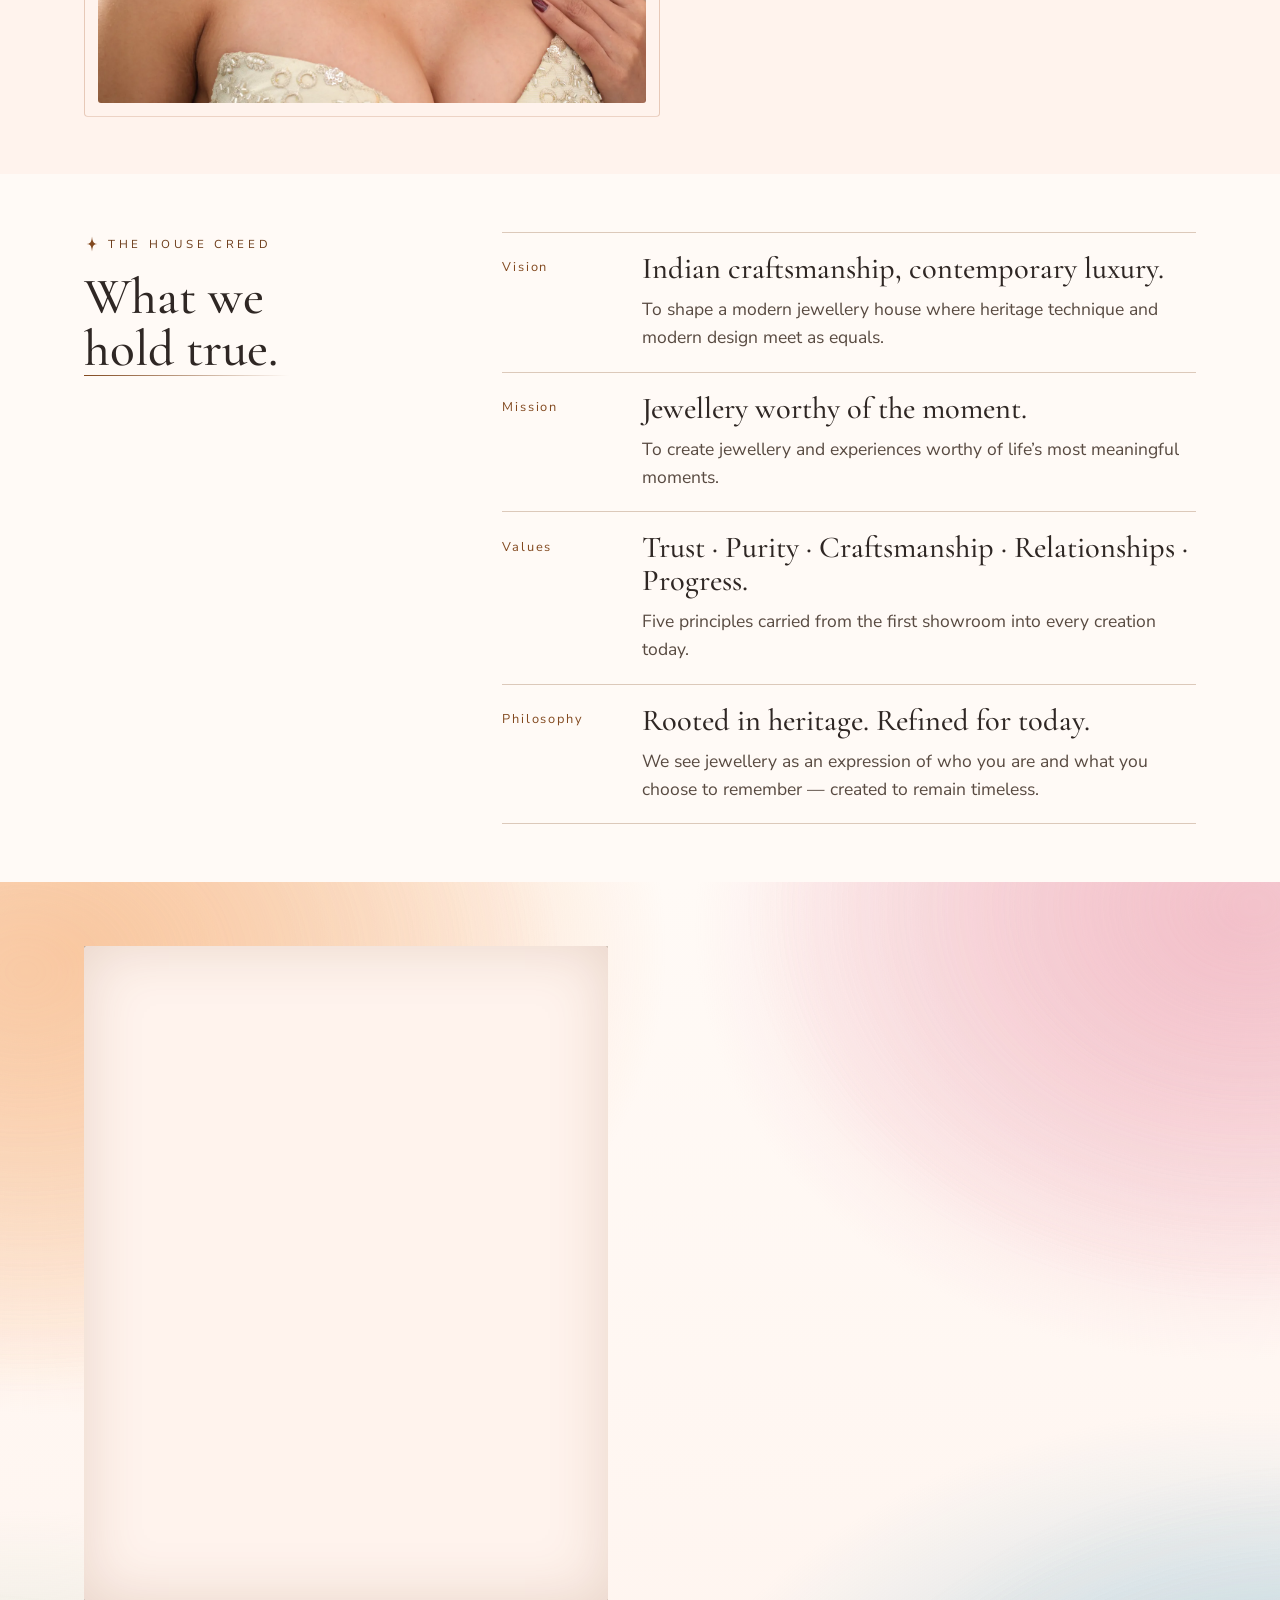
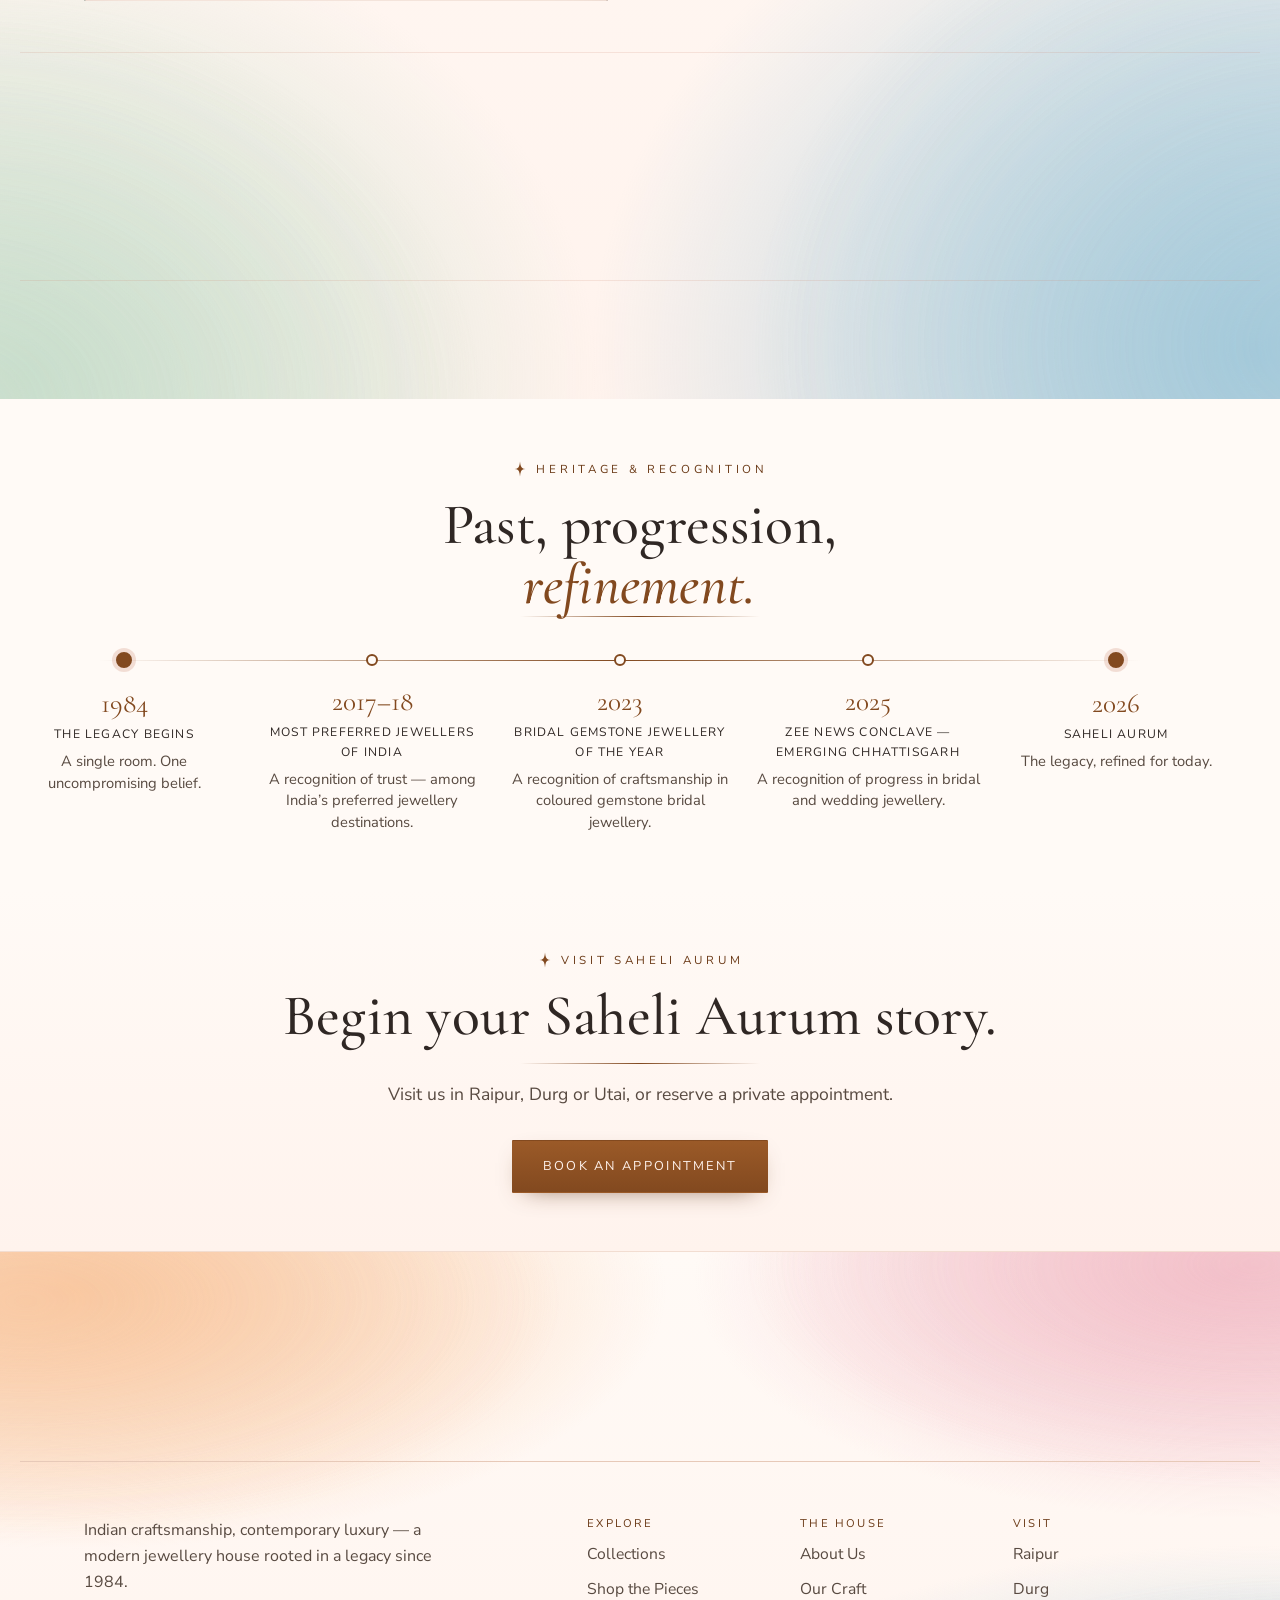
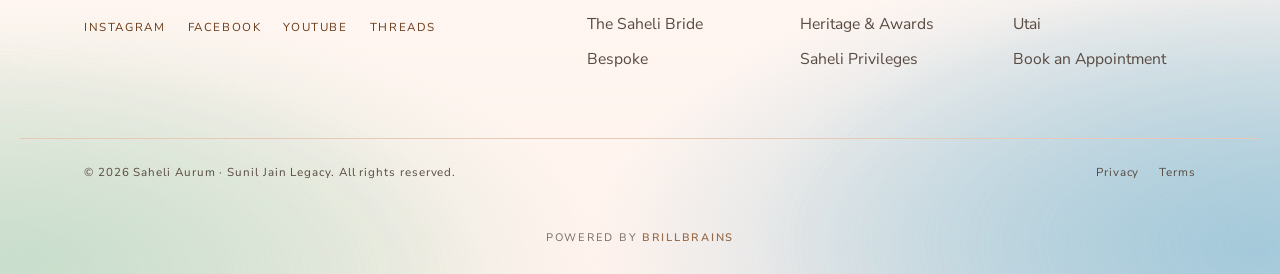
<file: new/about.html>
<!DOCTYPE html>
<html lang="en">
<head>
<meta charset="UTF-8" />
<meta name="viewport" content="width=device-width, initial-scale=1.0" />
<title>About Saheli Aurum — Sunil Jain Legacy (new design preview)</title>
<meta name="description" content="Since 1984, the Sunil Jain legacy of trust, purity and craftsmanship — our story, creed, craft and milestones." />
<meta name="robots" content="noindex, nofollow" />
<link rel="icon" type="image/svg+xml" href="/assets/img/favicon.svg?v=31" />
<meta name="theme-color" content="#fff3ed" />
<link rel="preconnect" href="https://fonts.googleapis.com" />
<link rel="preconnect" href="https://fonts.gstatic.com" crossorigin />
<link href="https://fonts.googleapis.com/css2?family=Cormorant+Garamond:ital,wght@0,400;0,500;0,600;1,400;1,500&family=Nunito+Sans:ital,opsz,wght@0,6..12,300;0,6..12,400;0,6..12,600;0,6..12,700;1,6..12,400&display=swap" rel="stylesheet" />
<link rel="preload" as="image" href="/assets/img/heroes/about.webp" fetchpriority="high" />
<link rel="stylesheet" href="/assets/css/styles.css?v=31" />
<link rel="stylesheet" href="/assets/css/pages.css?v=31" />
<link rel="stylesheet" href="/new/assets/new.css?v=3" />
</head>
<body data-page="about" class="np np-about">
<div class="topbar" id="topbar"><header class="site-header" id="siteHeader"><div class="wrap site-header__inner"><button class="nav-toggle" id="navToggle" aria-label="Open menu" aria-expanded="false"><span></span><span></span><span></span></button><a class="brand" href="/new" aria-label="Saheli Aurum home"><img class="brand__logo" src="/assets/img/logo-stack.svg?v=31" alt="Saheli Aurum" width="61" height="54" /><span class="brand__legacy">A&nbsp;Sunil&nbsp;Jain&nbsp;Legacy</span></a><nav class="nav" id="primaryNav" aria-label="Primary"><a href="/new/about" data-nav="about">About</a><a href="/new/collections" data-nav="collections">Collections</a><a href="/new/shop" data-nav="shop">Shop</a><a href="/new/bridal" data-nav="bridal">Bridal</a><a href="/new/bespoke" data-nav="bespoke">Bespoke</a><a href="/new/stores" data-nav="stores">Stores</a></nav><div class="site-header__cta"><a class="btn btn--outline btn--sm" href="/new/stores#appointment">Book an Appointment</a></div></div></header></div>
<main>
  <section class="leaf">
    <div class="leaf__media" style="--src:url('/assets/img/heroes/about.webp')"><img src="/assets/img/heroes/about.webp" alt="A Saheli Aurum heritage gold necklace worn with a blush silk drape" fetchpriority="high" width="2400" height="1600" /></div>
    <div class="leaf__scrim"></div>
    <div class="wrap leaf__inner">
      <p class="hallmark hallmark--light reveal"><span class="aurum-star" aria-hidden="true"><svg viewBox="0 0 24 24"><path d="M12 .8C12.6 6.7 13.5 10.6 17.3 11.5C19 11.9 21.2 12 23.2 12C21.2 12 19 12.1 17.3 12.5C13.5 13.4 12.6 17.3 12 23.2C11.4 17.3 10.5 13.4 6.7 12.5C5 12.1 2.8 12 .8 12C2.8 12 5 11.9 6.7 11.5C10.5 10.6 11.4 6.7 12 .8Z" fill="currentColor"/></svg></span>The House</p>
      <h1 class="leaf__title reveal">From a single room to a <em>legacy.</em></h1>
      <p class="leaf__lede reveal">A modern jewellery house shaped by trust, purity, craftsmanship, relationships and progress — rooted in a belief that began in 1984.</p>
    </div>
  </section>
  <section class="ledger">
    <div class="wrap split split--wide-img">
      <figure class="arch-frame reveal np-rise"><img src="/assets/img/new/about-inara.webp" alt="A Saheli Aurum model in the Inara emerald open-polki choker" loading="lazy" width="1500" height="2000" /></figure>
      <div class="reveal">
        <p class="hallmark"><span class="aurum-star" aria-hidden="true"><svg viewBox="0 0 24 24"><path d="M12 .8C12.6 6.7 13.5 10.6 17.3 11.5C19 11.9 21.2 12 23.2 12C21.2 12 19 12.1 17.3 12.5C13.5 13.4 12.6 17.3 12 23.2C11.4 17.3 10.5 13.4 6.7 12.5C5 12.1 2.8 12 .8 12C2.8 12 5 11.9 6.7 11.5C10.5 10.6 11.4 6.7 12 .8Z" fill="currentColor"/></svg></span><span class="num">Since 1984</span> · The Sunil Jain Legacy</p>
        <h2 class="ledger__title">A belief, kept for <em>four decades.</em></h2>
        <span class="scribe"></span>
        <p class="ledger__intro">In 1984, Mr. Sunil Jain began with a simple belief — to offer jewellery of exceptional design, with uncompromising purity and honest value. What began in a single room grew, through generations of trust, into a name cherished across Chhattisgarh.</p>
        <p style="color:var(--ink-soft);max-width:52ch">Today, Saheli Aurum carries that legacy forward: more refined, more contemporary, yet deeply rooted in everything that made Saheli what it is.</p>
        <p class="hallmark" style="margin-top:1.4rem">Saheli Jewellers <span class="num">→</span> Saheli Aurum</p>
      </div>
    </div>
  </section>
  <section class="ledger ledger--tint">
    <div class="wrap reg reg--labels reveal">
      <div class="reg__aside"><p class="hallmark"><span class="aurum-star" aria-hidden="true"><svg viewBox="0 0 24 24"><path d="M12 .8C12.6 6.7 13.5 10.6 17.3 11.5C19 11.9 21.2 12 23.2 12C21.2 12 19 12.1 17.3 12.5C13.5 13.4 12.6 17.3 12 23.2C11.4 17.3 10.5 13.4 6.7 12.5C5 12.1 2.8 12 .8 12C2.8 12 5 11.9 6.7 11.5C10.5 10.6 11.4 6.7 12 .8Z" fill="currentColor"/></svg></span>The House Creed</p><h2 class="reg__title">What we hold true.</h2><span class="scribe"></span></div>
      <div class="reg__rows stagger">
        <div class="reg__row"><span class="num">Vision</span><div><h3>Indian craftsmanship, contemporary luxury.</h3><p>To shape a modern jewellery house where heritage technique and modern design meet as equals.</p></div></div>
        <div class="reg__row"><span class="num">Mission</span><div><h3>Jewellery worthy of the moment.</h3><p>To create jewellery and experiences worthy of life’s most meaningful moments.</p></div></div>
        <div class="reg__row"><span class="num">Values</span><div><h3>Trust · Purity · Craftsmanship · Relationships · Progress.</h3><p>Five principles carried from the first showroom into every creation today.</p></div></div>
        <div class="reg__row"><span class="num">Philosophy</span><div><h3>Rooted in heritage. Refined for today.</h3><p>We see jewellery as an expression of who you are and what you choose to remember — created to remain timeless.</p></div></div>
      </div>
    </div>
  </section>
  <!-- CRAFTSMANSHIP -->
  <section class="craft section--dark" id="craft">
    <div class="wrap craft__grid">
      <div class="craft__media unveil">
        <img src="/assets/img/craft_necklace.webp" alt="Close detail of a hand-crafted Saheli Aurum necklace" loading="lazy" />
      </div>
      <div class="craft__intro reveal reveal--right">
        <p class="eyebrow">Our Craft</p>
        <h2 class="display">Before it reaches your hands, it passes through <em>the finest ones.</em></h2>
        <p class="craft__lede">Behind every Saheli Aurum creation are skilled hands, trained eyes and countless considered details. Traditional artistry meets modern technique — from the first sketch to the final polish, every detail has a purpose.</p>
      </div>
    </div>

    <div class="wrap craft__steps stagger">
      <article class="cstep"><span class="cstep__no">01</span><h3>Stone Setting</h3><p>Each stone is hand-set with precision and care for brilliance that lasts.</p></article>
      <article class="cstep"><span class="cstep__no">02</span><h3>Intricate Detailing</h3><p>Skilled artisans craft every curve and motif to perfection.</p></article>
      <article class="cstep"><span class="cstep__no">03</span><h3>Strong Foundation</h3><p>A well-crafted back ensures durability, comfort and balance.</p></article>
      <article class="cstep"><span class="cstep__no">04</span><h3>Flawless Finish</h3><p>Every piece is polished to a shine that speaks of luxury.</p></article>
    </div>
    <div class="wrap center">
      <p class="craft__sign reveal">One masterpiece. Many masters.</p>
    </div>
  </section>
  <section class="ledger ledger--tint" id="recognition">
    <div class="wrap ledger__head ledger__head--center reveal"><p class="hallmark" style="justify-content:center"><span class="aurum-star" aria-hidden="true"><svg viewBox="0 0 24 24"><path d="M12 .8C12.6 6.7 13.5 10.6 17.3 11.5C19 11.9 21.2 12 23.2 12C21.2 12 19 12.1 17.3 12.5C13.5 13.4 12.6 17.3 12 23.2C11.4 17.3 10.5 13.4 6.7 12.5C5 12.1 2.8 12 .8 12C2.8 12 5 11.9 6.7 11.5C10.5 10.6 11.4 6.7 12 .8Z" fill="currentColor"/></svg></span>Heritage &amp; Recognition</p><h2 class="ledger__title">Past, progression, <em>refinement.</em></h2><span class="scribe scribe--center"></span></div>
    <ol class="wrap timeline stagger np-timeline">
      <li class="tl tl--origin">
        <span class="tl__year">1984</span>
        <span class="tl__title">The Legacy Begins</span>
        <span class="tl__note">A single room. One uncompromising belief.</span>
      </li>
      <li class="tl">
        <span class="tl__year">2017–18</span>
        <span class="tl__title">Most Preferred Jewellers of India</span>
        <span class="tl__note">A recognition of trust — among India’s preferred jewellery destinations.</span>
      </li>
      <li class="tl">
        <span class="tl__year">2023</span>
        <span class="tl__title">Bridal Gemstone Jewellery of the Year</span>
        <span class="tl__note">A recognition of craftsmanship in coloured gemstone bridal jewellery.</span>
      </li>
      <li class="tl">
        <span class="tl__year">2025</span>
        <span class="tl__title">Zee News Conclave — Emerging Chhattisgarh</span>
        <span class="tl__note">A recognition of progress in bridal and wedding jewellery.</span>
      </li>
      <li class="tl tl--now">
        <span class="tl__year">2026</span>
        <span class="tl__title">Saheli Aurum</span>
        <span class="tl__note">The legacy, refined for today.</span>
      </li>
    </ol>
  </section>
  <section class="ledger ledger--paper cta-leaf">
    <div class="wrap reveal">
      <p class="hallmark" style="justify-content:center"><span class="aurum-star" aria-hidden="true"><svg viewBox="0 0 24 24"><path d="M12 .8C12.6 6.7 13.5 10.6 17.3 11.5C19 11.9 21.2 12 23.2 12C21.2 12 19 12.1 17.3 12.5C13.5 13.4 12.6 17.3 12 23.2C11.4 17.3 10.5 13.4 6.7 12.5C5 12.1 2.8 12 .8 12C2.8 12 5 11.9 6.7 11.5C10.5 10.6 11.4 6.7 12 .8Z" fill="currentColor"/></svg></span>Visit Saheli Aurum</p>
      <h2 class="ledger__title">Begin your Saheli Aurum story.</h2>
      <span class="scribe scribe--center"></span>
      <p class="ledger__intro" style="margin:1rem auto 2rem;text-align:center">Visit us in Raipur, Durg or Utai, or reserve a private appointment.</p>
      <a class="btn btn--gold" href="/new/stores#appointment">Book an Appointment</a>
    </div>
  </section>
</main>
<footer class="site-footer">
  <div class="wrap site-footer__addresses stagger"><div class="faddr"><h4>Sadar Bazaar, Raipur</h4><p><a href="tel:+919584411144">+91 958 441 1144</a></p><p><a href="https://wa.me/919584411144" target="_blank" rel="noopener noreferrer">WhatsApp</a></p></div><div class="faddr"><h4>Shree Shivam Mall, Durg</h4><p><a href="tel:+919244509870">+91 924 450 9870</a></p><p><a href="https://wa.me/919244509870" target="_blank" rel="noopener noreferrer">WhatsApp</a></p></div><div class="faddr"><h4>Bazar Chowk, Utai</h4><p><a href="tel:+917647072145">+91 764 707 2145</a></p><p><a href="https://wa.me/917647072145" target="_blank" rel="noopener noreferrer">WhatsApp</a></p></div></div><div class="wrap site-footer__top"><div class="site-footer__brand"><p class="site-footer__tag">Indian craftsmanship, contemporary luxury — a modern jewellery house rooted in a legacy since 1984.</p><div class="social" aria-label="Social links"><a href="https://www.instagram.com/sahelijewellers" target="_blank" rel="noopener noreferrer" aria-label="Saheli Jewellers on Instagram">Instagram</a><a href="https://www.facebook.com/people/Saheli-Jewellers/61592481073613/" target="_blank" rel="noopener noreferrer" aria-label="Saheli Jewellers on Facebook">Facebook</a><a href="https://www.youtube.com/@sahelijewellerschattisgarh" target="_blank" rel="noopener noreferrer" aria-label="Saheli Jewellers on YouTube">YouTube</a><a href="https://www.threads.com/@sahelijewellers" target="_blank" rel="noopener noreferrer" aria-label="Saheli Jewellers on Threads">Threads</a></div></div><nav class="site-footer__nav" aria-label="Footer"><div><h4>Explore</h4><a href="/new/collections">Collections</a><a href="/new/shop">Shop the Pieces</a><a href="/new/bridal">The Saheli Bride</a><a href="/new/bespoke">Bespoke</a></div><div><h4>The House</h4><a href="/new/about">About Us</a><a href="/new/about#craft">Our Craft</a><a href="/new/about#recognition">Heritage &amp; Awards</a><a href="/new#privileges">Saheli Privileges</a></div><div><h4>Visit</h4><a href="/new/stores#raipur">Raipur</a><a href="/new/stores#durg">Durg</a><a href="/new/stores#utai">Utai</a><a href="/new/stores#appointment">Book an Appointment</a></div></nav></div><div class="wrap site-footer__base"><span>© <span id="year">2026</span> Saheli Aurum · Sunil Jain Legacy. All rights reserved.</span><span class="site-footer__legal"><a href="#">Privacy</a><a href="#">Terms</a></span></div><div class="site-footer__credit"><a href="https://brillbrainsconsultants.com/" target="_blank" rel="noopener">Powered by <strong>BrillBrains</strong></a></div></footer>
<a class="np-compare" href="/about">New design preview <b>· View current</b></a>
<script src="/assets/js/main.js?v=31"></script>
<script src="/new/assets/new.js?v=3"></script>
</body>
</html>
</file>
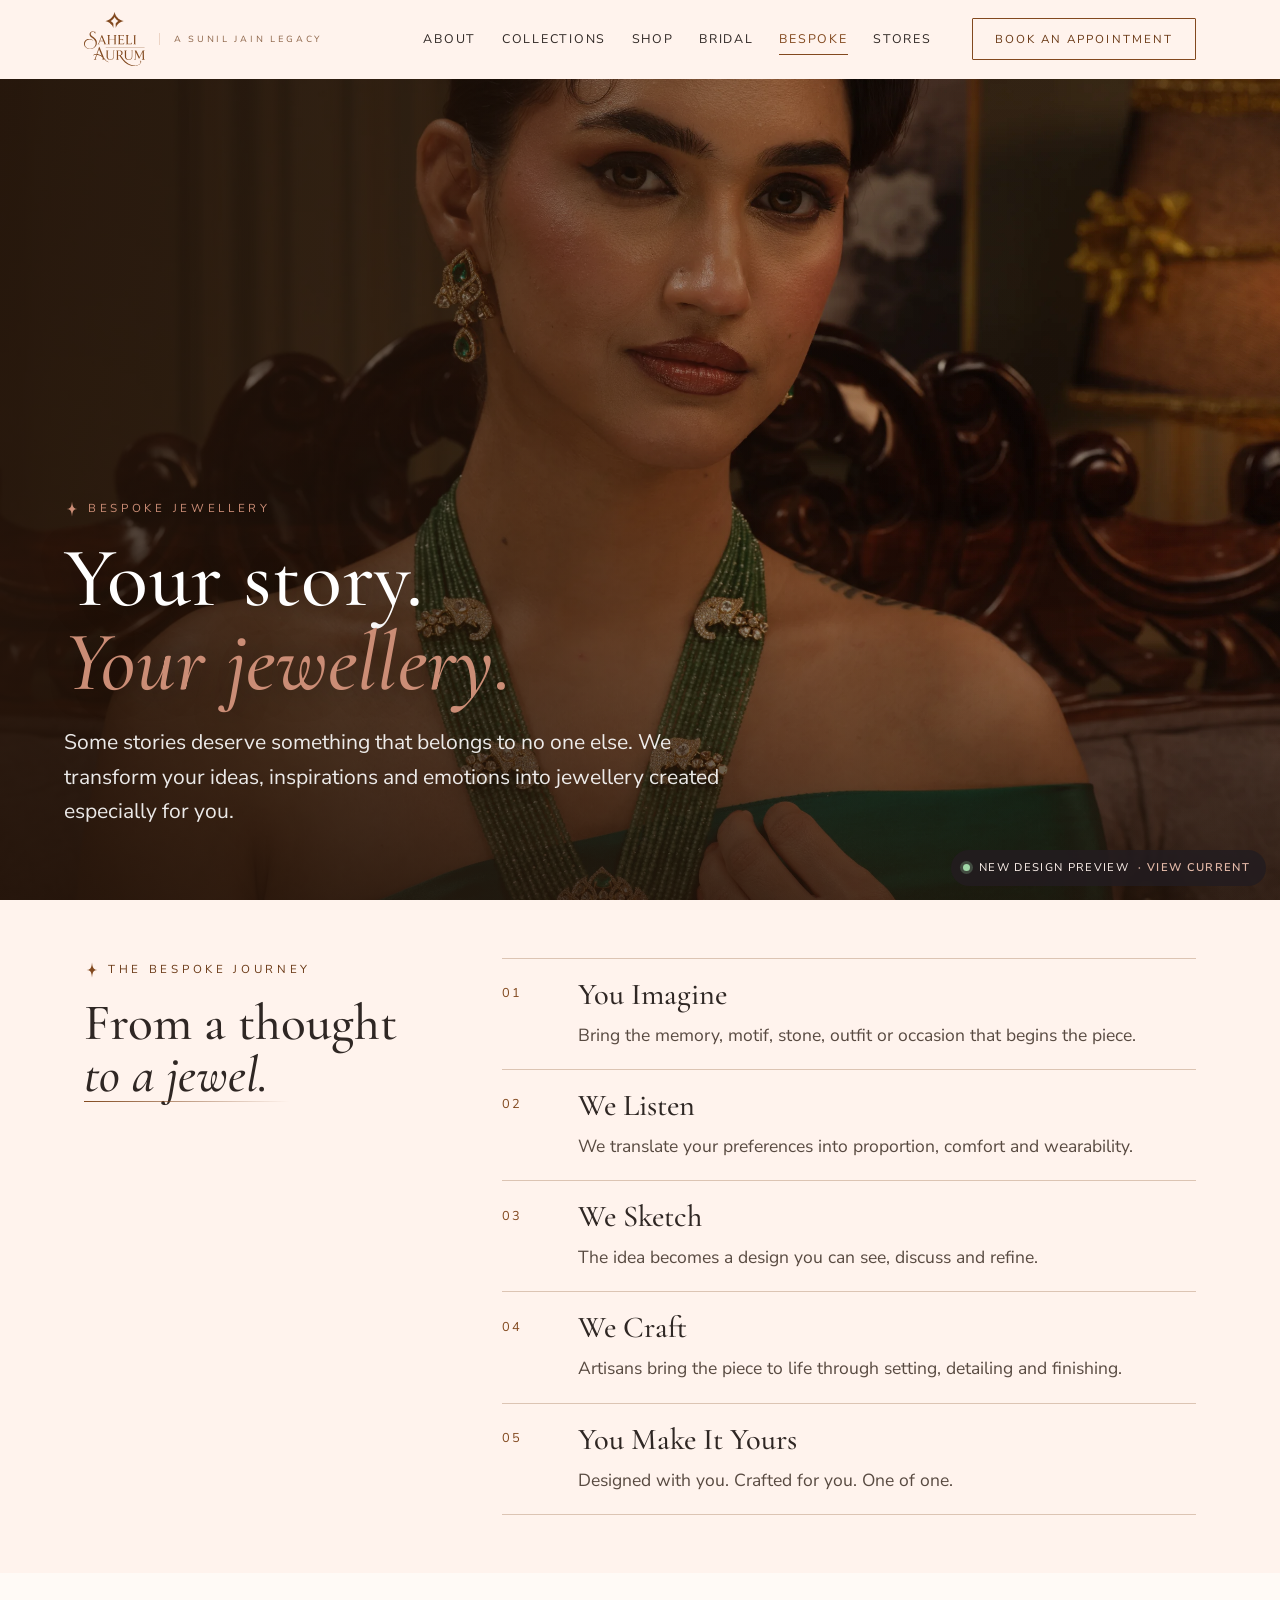
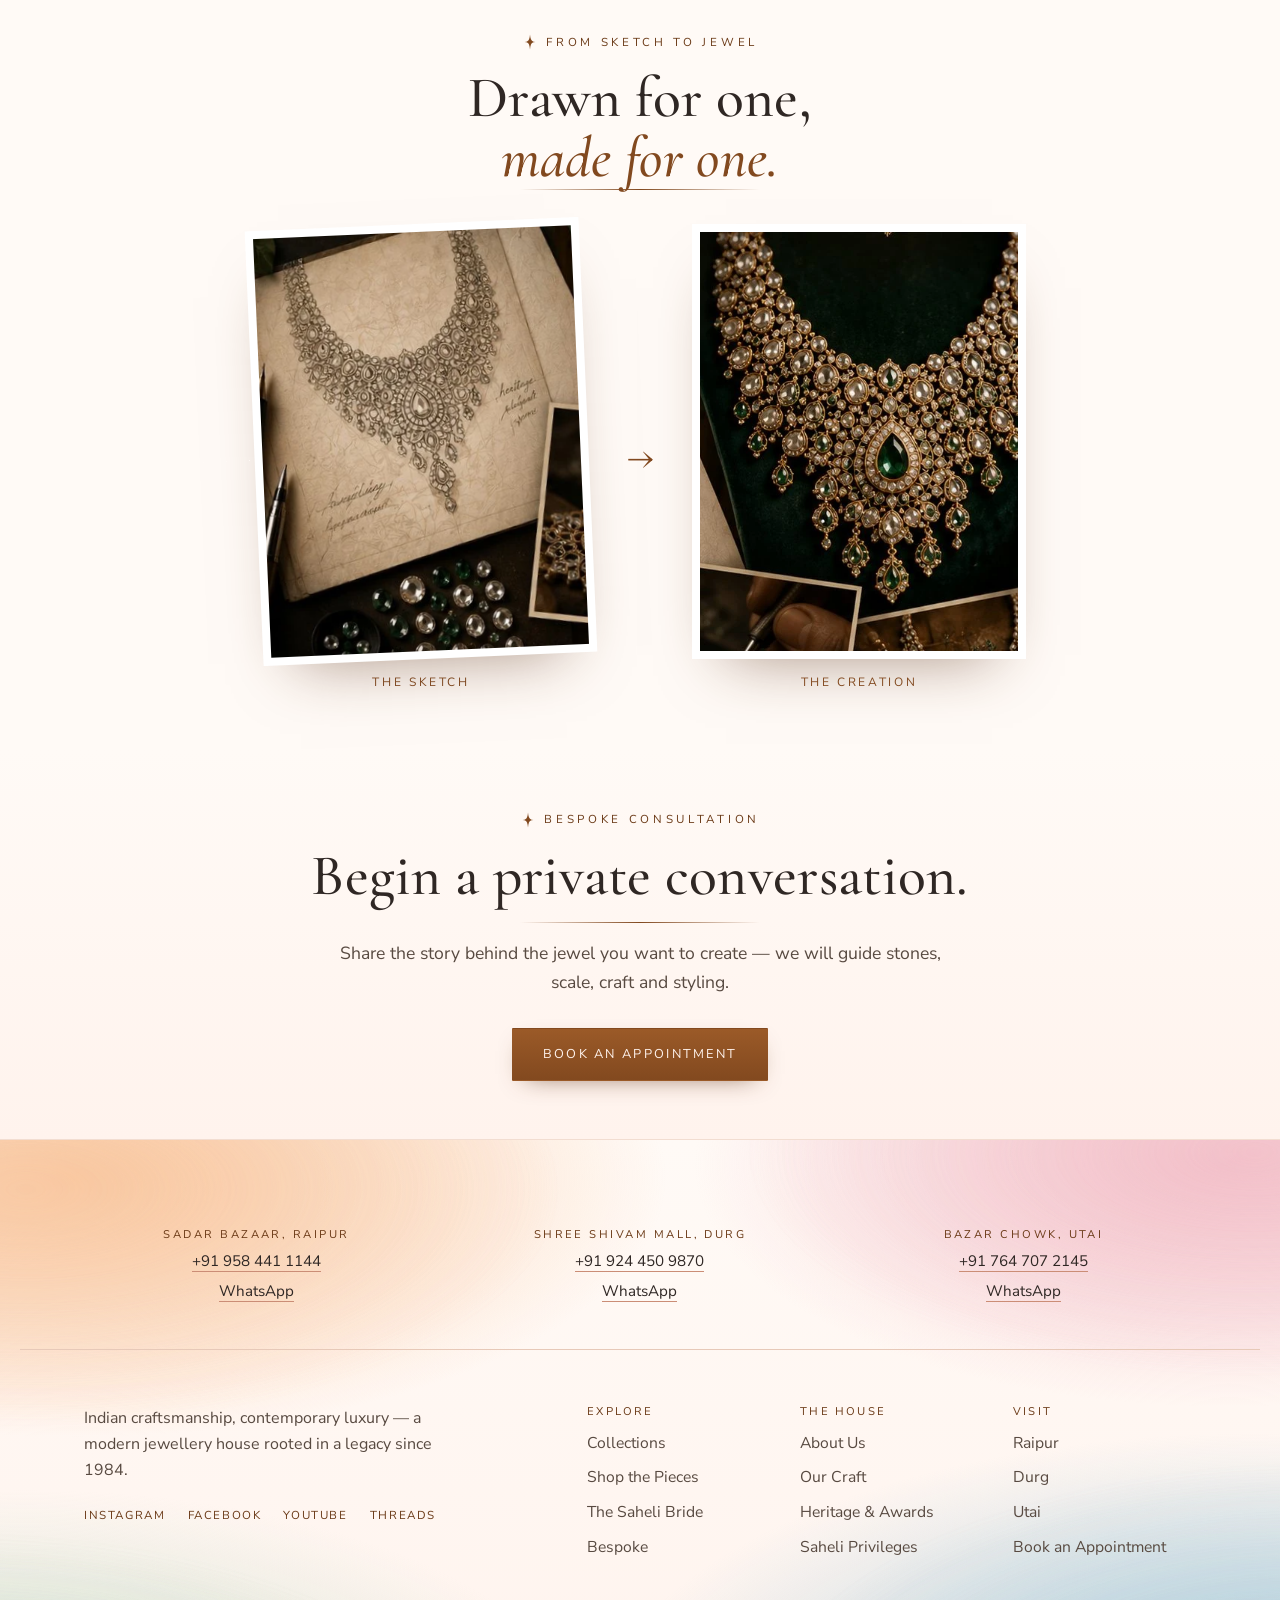
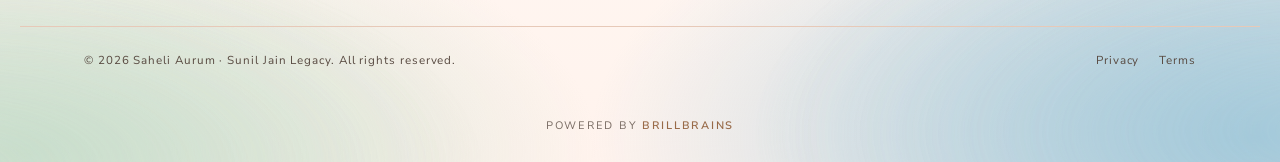
<file: new/bespoke.html>
<!DOCTYPE html>
<html lang="en">
<head>
<meta charset="UTF-8" />
<meta name="viewport" content="width=device-width, initial-scale=1.0" />
<title>Bespoke Jewellery — Saheli Aurum (new design preview)</title>
<meta name="description" content="One story. One creation. One of one. The Saheli Aurum bespoke journey, from a thought to a jewel." />
<meta name="robots" content="noindex, nofollow" />
<link rel="icon" type="image/svg+xml" href="/assets/img/favicon.svg?v=31" />
<meta name="theme-color" content="#fff3ed" />
<link rel="preconnect" href="https://fonts.googleapis.com" />
<link rel="preconnect" href="https://fonts.gstatic.com" crossorigin />
<link href="https://fonts.googleapis.com/css2?family=Cormorant+Garamond:ital,wght@0,400;0,500;0,600;1,400;1,500&family=Nunito+Sans:ital,opsz,wght@0,6..12,300;0,6..12,400;0,6..12,600;0,6..12,700;1,6..12,400&display=swap" rel="stylesheet" />
<link rel="preload" as="image" href="/assets/img/heroes/bespoke.webp" fetchpriority="high" />
<link rel="stylesheet" href="/assets/css/styles.css?v=31" />
<link rel="stylesheet" href="/assets/css/pages.css?v=31" />
<link rel="stylesheet" href="/new/assets/new.css?v=3" />
</head>
<body data-page="bespoke" class="np np-bespoke">
<div class="topbar" id="topbar"><header class="site-header" id="siteHeader"><div class="wrap site-header__inner"><button class="nav-toggle" id="navToggle" aria-label="Open menu" aria-expanded="false"><span></span><span></span><span></span></button><a class="brand" href="/new" aria-label="Saheli Aurum home"><img class="brand__logo" src="/assets/img/logo-stack.svg?v=31" alt="Saheli Aurum" width="61" height="54" /><span class="brand__legacy">A&nbsp;Sunil&nbsp;Jain&nbsp;Legacy</span></a><nav class="nav" id="primaryNav" aria-label="Primary"><a href="/new/about" data-nav="about">About</a><a href="/new/collections" data-nav="collections">Collections</a><a href="/new/shop" data-nav="shop">Shop</a><a href="/new/bridal" data-nav="bridal">Bridal</a><a href="/new/bespoke" data-nav="bespoke">Bespoke</a><a href="/new/stores" data-nav="stores">Stores</a></nav><div class="site-header__cta"><a class="btn btn--outline btn--sm" href="/new/stores#appointment">Book an Appointment</a></div></div></header></div>
<main>
  <section class="leaf">
    <div class="leaf__media" style="--src:url('/assets/img/heroes/bespoke.webp')"><img src="/assets/img/heroes/bespoke.webp?v=31" alt="A Saheli Aurum emerald bead haar with a handcrafted gold pendant" fetchpriority="high" width="2400" height="1600" /></div>
    <div class="leaf__scrim"></div>
    <div class="wrap leaf__inner">
      <p class="hallmark hallmark--light reveal"><span class="aurum-star" aria-hidden="true"><svg viewBox="0 0 24 24"><path d="M12 .8C12.6 6.7 13.5 10.6 17.3 11.5C19 11.9 21.2 12 23.2 12C21.2 12 19 12.1 17.3 12.5C13.5 13.4 12.6 17.3 12 23.2C11.4 17.3 10.5 13.4 6.7 12.5C5 12.1 2.8 12 .8 12C2.8 12 5 11.9 6.7 11.5C10.5 10.6 11.4 6.7 12 .8Z" fill="currentColor"/></svg></span>Bespoke Jewellery</p>
      <h1 class="leaf__title reveal">Your story.<br /><em>Your jewellery.</em></h1>
      <p class="leaf__lede reveal">Some stories deserve something that belongs to no one else. We transform your ideas, inspirations and emotions into jewellery created especially for you.</p>
    </div>
  </section>
  <section class="ledger">
    <div class="wrap reg reveal">
      <div class="reg__aside"><p class="hallmark"><span class="aurum-star" aria-hidden="true"><svg viewBox="0 0 24 24"><path d="M12 .8C12.6 6.7 13.5 10.6 17.3 11.5C19 11.9 21.2 12 23.2 12C21.2 12 19 12.1 17.3 12.5C13.5 13.4 12.6 17.3 12 23.2C11.4 17.3 10.5 13.4 6.7 12.5C5 12.1 2.8 12 .8 12C2.8 12 5 11.9 6.7 11.5C10.5 10.6 11.4 6.7 12 .8Z" fill="currentColor"/></svg></span>The Bespoke Journey</p><h2 class="reg__title">From a thought <em>to a jewel.</em></h2><span class="scribe"></span></div>
      <div class="reg__rows stagger">
        <div class="reg__row"><span class="num">01</span><div><h3>You Imagine</h3><p>Bring the memory, motif, stone, outfit or occasion that begins the piece.</p></div></div>
        <div class="reg__row"><span class="num">02</span><div><h3>We Listen</h3><p>We translate your preferences into proportion, comfort and wearability.</p></div></div>
        <div class="reg__row"><span class="num">03</span><div><h3>We Sketch</h3><p>The idea becomes a design you can see, discuss and refine.</p></div></div>
        <div class="reg__row"><span class="num">04</span><div><h3>We Craft</h3><p>Artisans bring the piece to life through setting, detailing and finishing.</p></div></div>
        <div class="reg__row"><span class="num">05</span><div><h3>You Make It Yours</h3><p>Designed with you. Crafted for you. One of one.</p></div></div>
      </div>
    </div>
  </section>
  <section class="ledger ledger--tint" id="gallery">
    <div class="wrap ledger__head ledger__head--center reveal"><p class="hallmark" style="justify-content:center"><span class="aurum-star" aria-hidden="true"><svg viewBox="0 0 24 24"><path d="M12 .8C12.6 6.7 13.5 10.6 17.3 11.5C19 11.9 21.2 12 23.2 12C21.2 12 19 12.1 17.3 12.5C13.5 13.4 12.6 17.3 12 23.2C11.4 17.3 10.5 13.4 6.7 12.5C5 12.1 2.8 12 .8 12C2.8 12 5 11.9 6.7 11.5C10.5 10.6 11.4 6.7 12 .8Z" fill="currentColor"/></svg></span>From Sketch to Jewel</p><h2 class="ledger__title">Drawn for one, <em>made for one.</em></h2><span class="scribe scribe--center"></span></div>
    <div class="wrap bs-pair stagger">
      <figure><img src="/assets/img/bespoke_sketch.webp" alt="The hand-drawn design sketch for a bespoke necklace" loading="lazy" width="400" height="520" /><figcaption>The sketch</figcaption></figure>
      <span class="bs-pair__arrow" aria-hidden="true">→</span>
      <figure><img src="/assets/img/bespoke_creation.webp" alt="The finished bespoke necklace, made from that sketch" loading="lazy" width="430" height="560" /><figcaption>The creation</figcaption></figure>
    </div>
  </section>
  <section class="ledger ledger--paper cta-leaf">
    <div class="wrap reveal">
      <p class="hallmark" style="justify-content:center"><span class="aurum-star" aria-hidden="true"><svg viewBox="0 0 24 24"><path d="M12 .8C12.6 6.7 13.5 10.6 17.3 11.5C19 11.9 21.2 12 23.2 12C21.2 12 19 12.1 17.3 12.5C13.5 13.4 12.6 17.3 12 23.2C11.4 17.3 10.5 13.4 6.7 12.5C5 12.1 2.8 12 .8 12C2.8 12 5 11.9 6.7 11.5C10.5 10.6 11.4 6.7 12 .8Z" fill="currentColor"/></svg></span>Bespoke Consultation</p>
      <h2 class="ledger__title">Begin a private conversation.</h2>
      <span class="scribe scribe--center"></span>
      <p class="ledger__intro" style="margin:1rem auto 2rem;text-align:center">Share the story behind the jewel you want to create — we will guide stones, scale, craft and styling.</p>
      <a class="btn btn--gold" href="/new/stores?type=bespoke#appointment">Book an Appointment</a>
    </div>
  </section>
</main>
<footer class="site-footer">
  <div class="wrap site-footer__addresses stagger"><div class="faddr"><h4>Sadar Bazaar, Raipur</h4><p><a href="tel:+919584411144">+91 958 441 1144</a></p><p><a href="https://wa.me/919584411144" target="_blank" rel="noopener noreferrer">WhatsApp</a></p></div><div class="faddr"><h4>Shree Shivam Mall, Durg</h4><p><a href="tel:+919244509870">+91 924 450 9870</a></p><p><a href="https://wa.me/919244509870" target="_blank" rel="noopener noreferrer">WhatsApp</a></p></div><div class="faddr"><h4>Bazar Chowk, Utai</h4><p><a href="tel:+917647072145">+91 764 707 2145</a></p><p><a href="https://wa.me/917647072145" target="_blank" rel="noopener noreferrer">WhatsApp</a></p></div></div><div class="wrap site-footer__top"><div class="site-footer__brand"><p class="site-footer__tag">Indian craftsmanship, contemporary luxury — a modern jewellery house rooted in a legacy since 1984.</p><div class="social" aria-label="Social links"><a href="https://www.instagram.com/sahelijewellers" target="_blank" rel="noopener noreferrer" aria-label="Saheli Jewellers on Instagram">Instagram</a><a href="https://www.facebook.com/people/Saheli-Jewellers/61592481073613/" target="_blank" rel="noopener noreferrer" aria-label="Saheli Jewellers on Facebook">Facebook</a><a href="https://www.youtube.com/@sahelijewellerschattisgarh" target="_blank" rel="noopener noreferrer" aria-label="Saheli Jewellers on YouTube">YouTube</a><a href="https://www.threads.com/@sahelijewellers" target="_blank" rel="noopener noreferrer" aria-label="Saheli Jewellers on Threads">Threads</a></div></div><nav class="site-footer__nav" aria-label="Footer"><div><h4>Explore</h4><a href="/new/collections">Collections</a><a href="/new/shop">Shop the Pieces</a><a href="/new/bridal">The Saheli Bride</a><a href="/new/bespoke">Bespoke</a></div><div><h4>The House</h4><a href="/new/about">About Us</a><a href="/new/about#craft">Our Craft</a><a href="/new/about#recognition">Heritage &amp; Awards</a><a href="/new#privileges">Saheli Privileges</a></div><div><h4>Visit</h4><a href="/new/stores#raipur">Raipur</a><a href="/new/stores#durg">Durg</a><a href="/new/stores#utai">Utai</a><a href="/new/stores#appointment">Book an Appointment</a></div></nav></div><div class="wrap site-footer__base"><span>© <span id="year">2026</span> Saheli Aurum · Sunil Jain Legacy. All rights reserved.</span><span class="site-footer__legal"><a href="#">Privacy</a><a href="#">Terms</a></span></div><div class="site-footer__credit"><a href="https://brillbrainsconsultants.com/" target="_blank" rel="noopener">Powered by <strong>BrillBrains</strong></a></div></footer>
<a class="np-compare" href="/bespoke">New design preview <b>· View current</b></a>
<script src="/assets/js/main.js?v=31"></script>
<script src="/new/assets/new.js?v=3"></script>
</body>
</html>
</file>
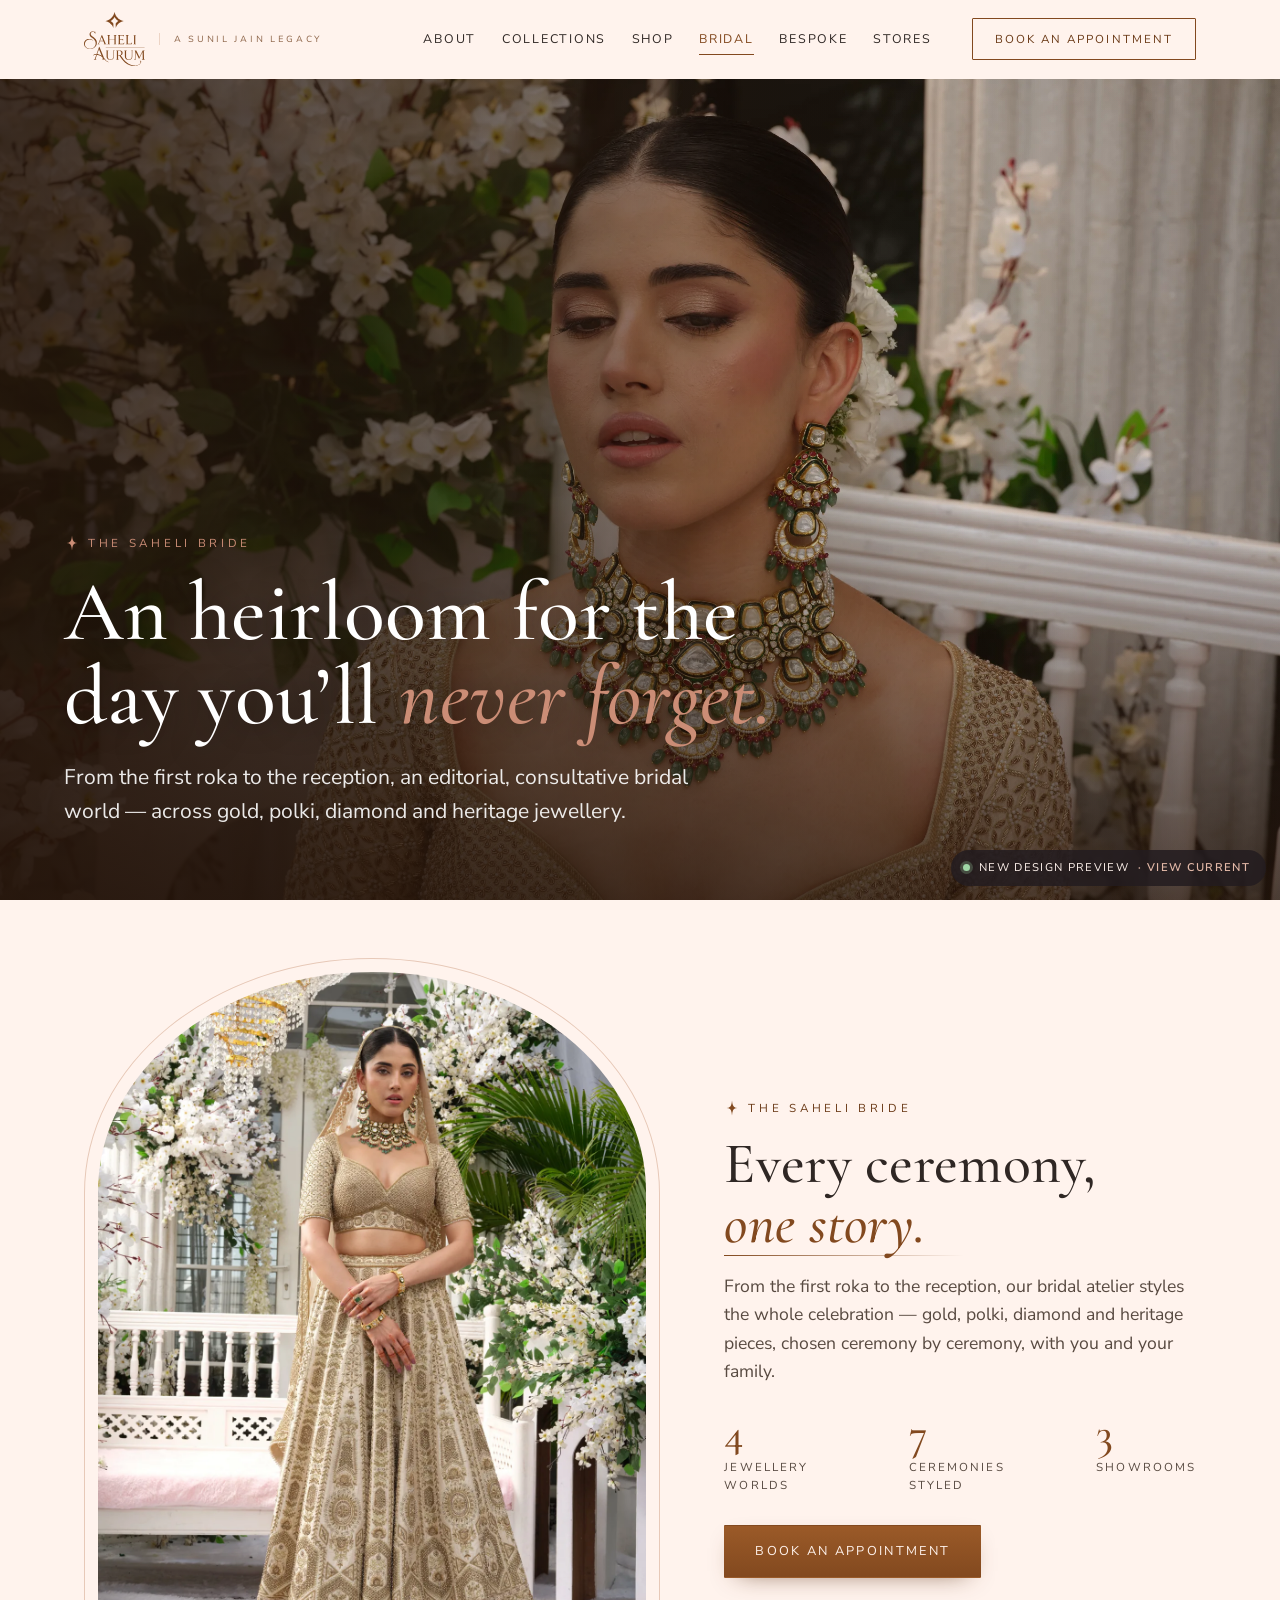
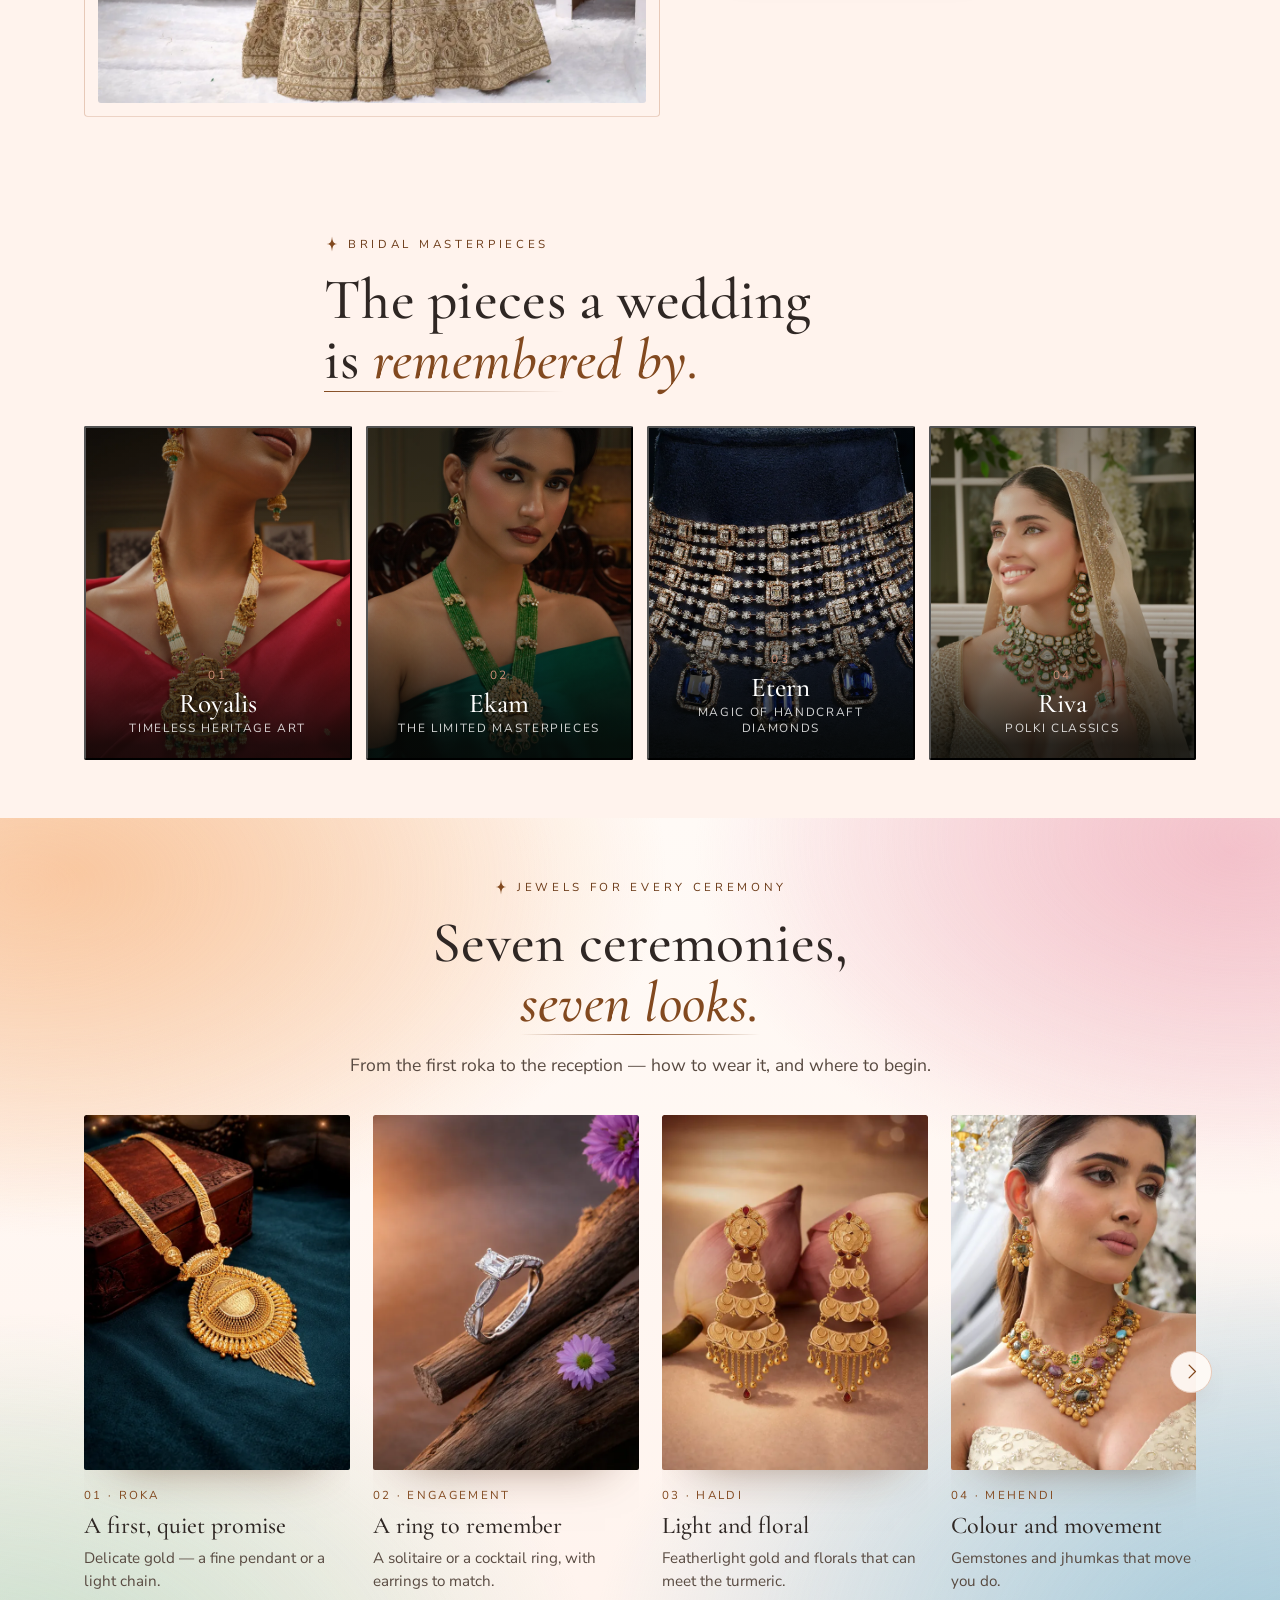
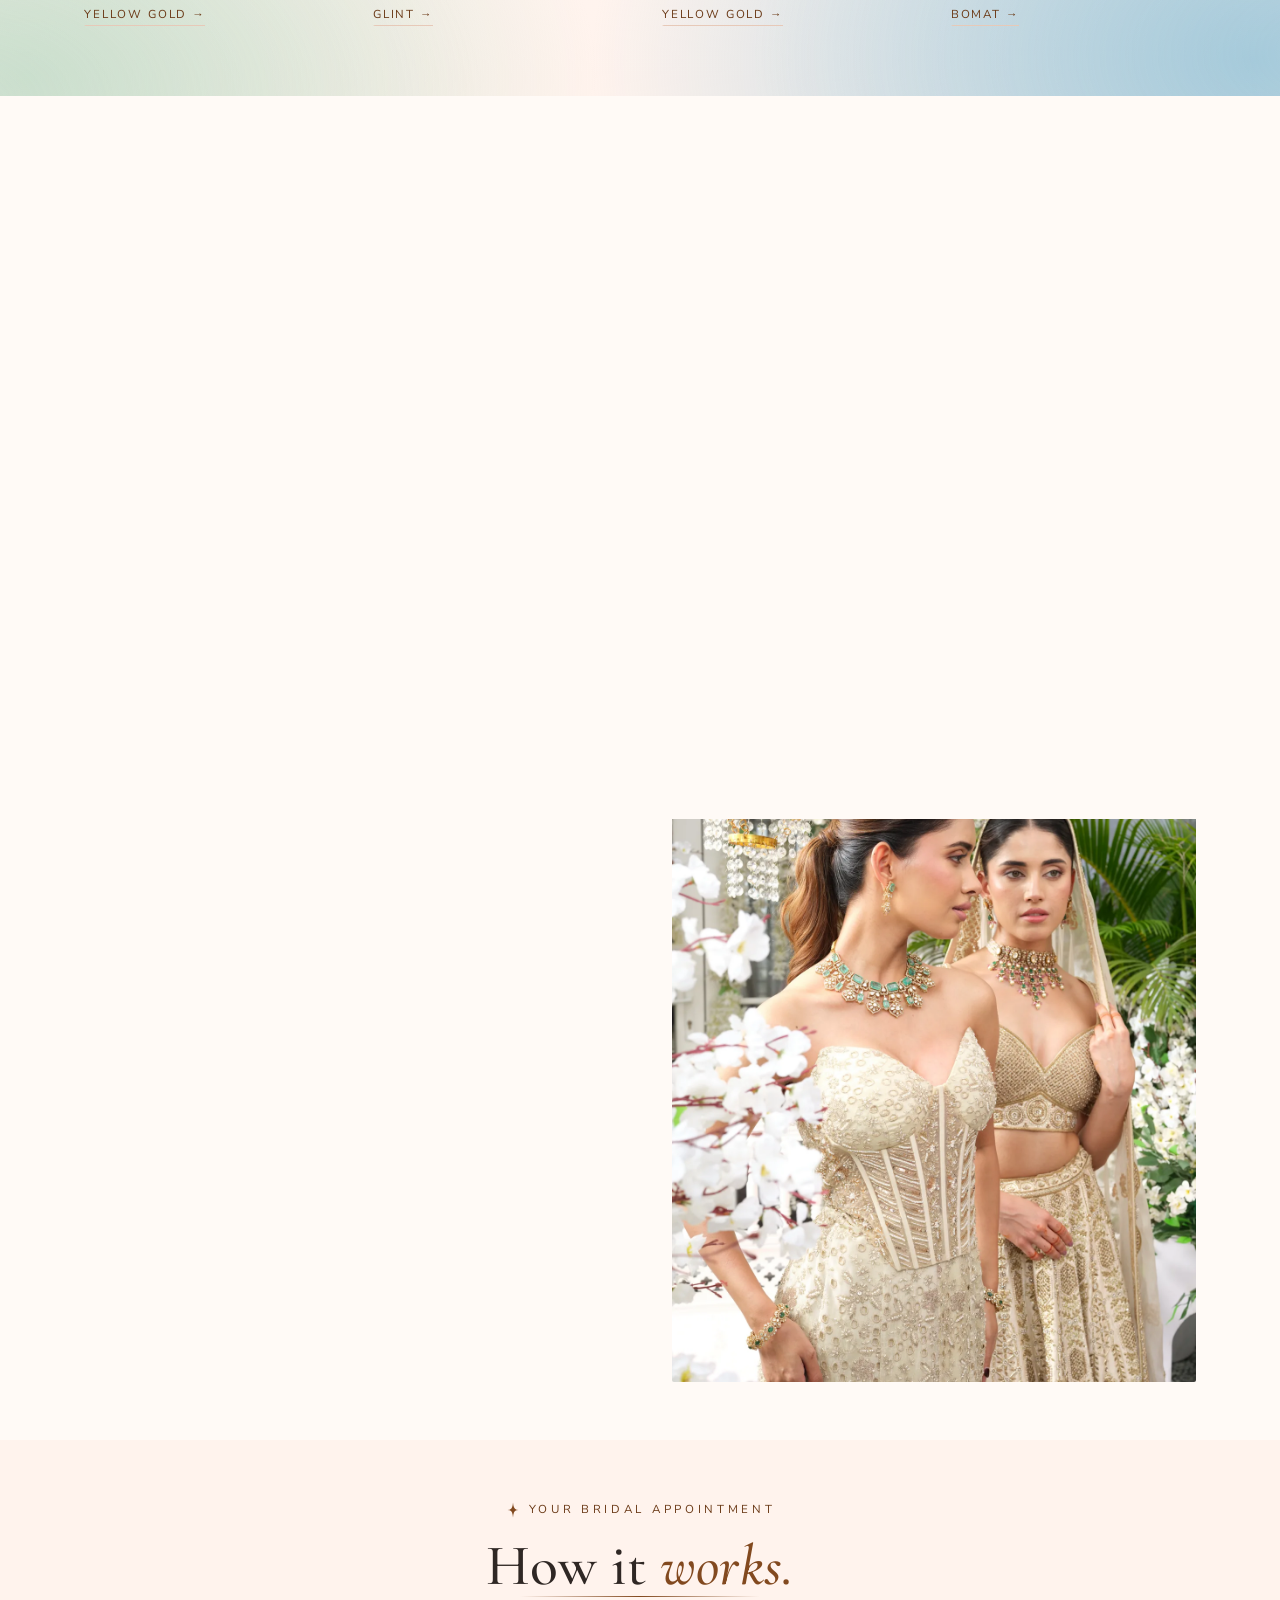
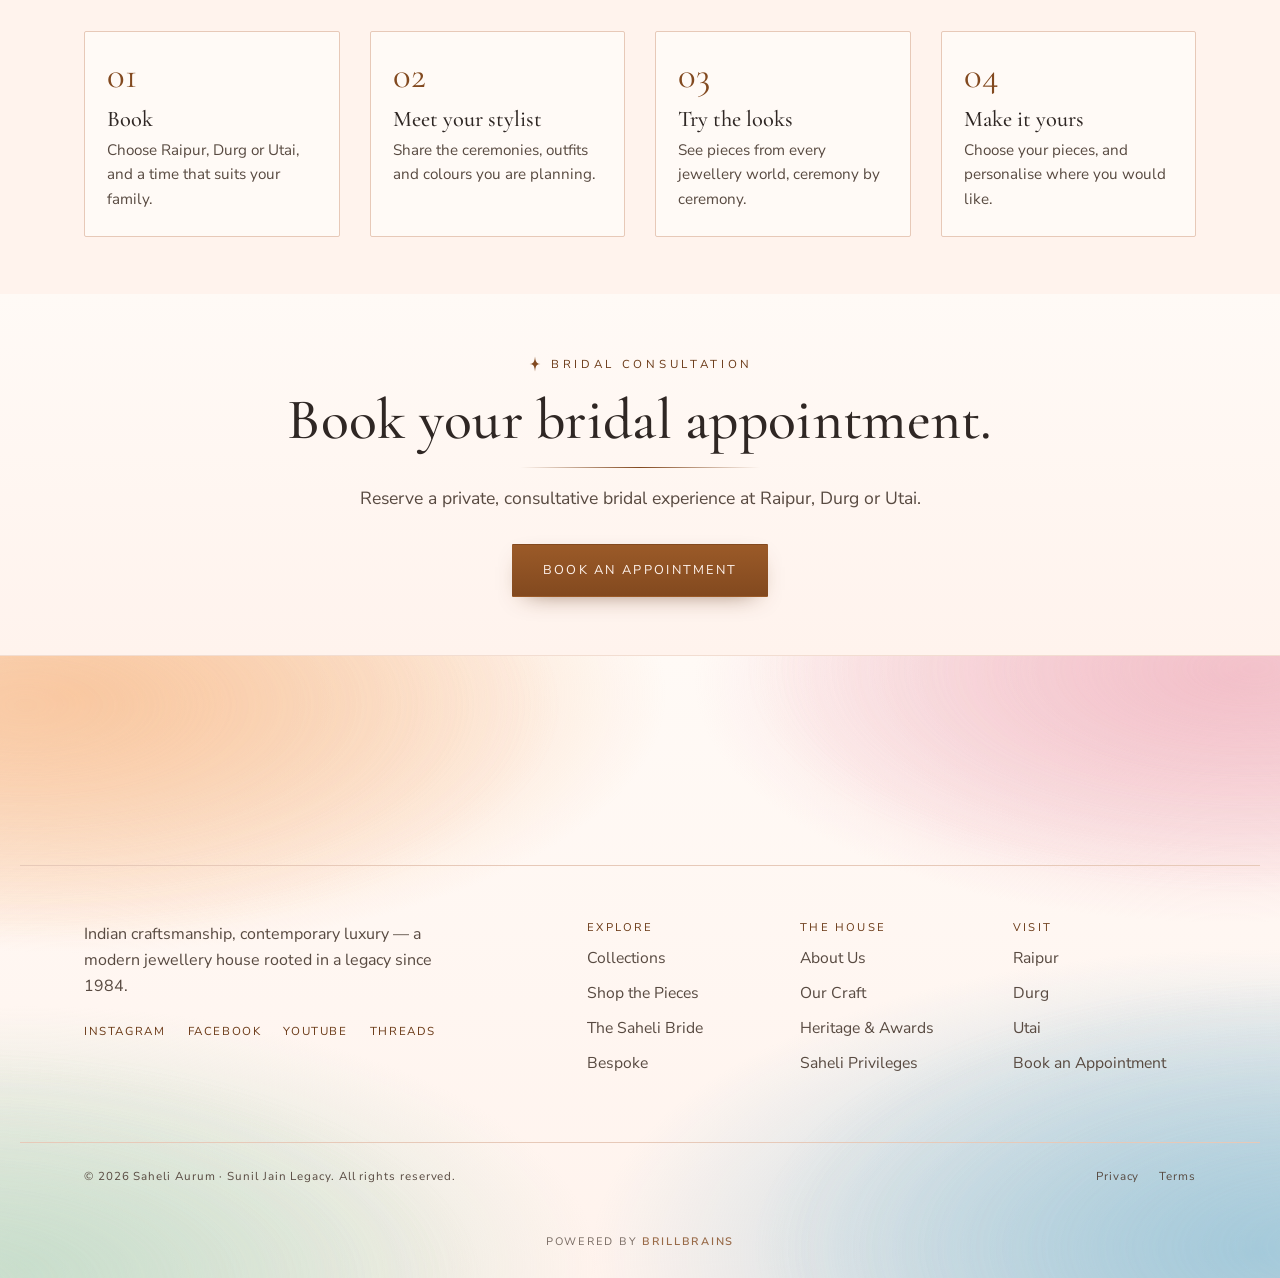
<file: new/bridal.html>
<!DOCTYPE html>
<html lang="en">
<head>
<meta charset="UTF-8" />
<meta name="viewport" content="width=device-width, initial-scale=1.0" />
<title>The Saheli Bride — Saheli Aurum (new design preview)</title>
<meta name="description" content="Bridal masterpieces across gold, polki, diamond and heritage; seven ceremonies, seven looks, and a private bridal appointment." />
<meta name="robots" content="noindex, nofollow" />
<link rel="icon" type="image/svg+xml" href="/assets/img/favicon.svg?v=31" />
<meta name="theme-color" content="#fff3ed" />
<link rel="preconnect" href="https://fonts.googleapis.com" />
<link rel="preconnect" href="https://fonts.gstatic.com" crossorigin />
<link href="https://fonts.googleapis.com/css2?family=Cormorant+Garamond:ital,wght@0,400;0,500;0,600;1,400;1,500&family=Nunito+Sans:ital,opsz,wght@0,6..12,300;0,6..12,400;0,6..12,600;0,6..12,700;1,6..12,400&display=swap" rel="stylesheet" />
<link rel="preload" as="image" href="/assets/img/heroes/bridal.webp" fetchpriority="high" />
<link rel="stylesheet" href="/assets/css/styles.css?v=31" />
<link rel="stylesheet" href="/assets/css/pages.css?v=31" />
<link rel="stylesheet" href="/new/assets/new.css?v=3" />
</head>
<body data-page="bridal" class="np np-bridal">
<div class="topbar" id="topbar"><header class="site-header" id="siteHeader"><div class="wrap site-header__inner"><button class="nav-toggle" id="navToggle" aria-label="Open menu" aria-expanded="false"><span></span><span></span><span></span></button><a class="brand" href="/new" aria-label="Saheli Aurum home"><img class="brand__logo" src="/assets/img/logo-stack.svg?v=31" alt="Saheli Aurum" width="61" height="54" /><span class="brand__legacy">A&nbsp;Sunil&nbsp;Jain&nbsp;Legacy</span></a><nav class="nav" id="primaryNav" aria-label="Primary"><a href="/new/about" data-nav="about">About</a><a href="/new/collections" data-nav="collections">Collections</a><a href="/new/shop" data-nav="shop">Shop</a><a href="/new/bridal" data-nav="bridal">Bridal</a><a href="/new/bespoke" data-nav="bespoke">Bespoke</a><a href="/new/stores" data-nav="stores">Stores</a></nav><div class="site-header__cta"><a class="btn btn--outline btn--sm" href="/new/stores#appointment">Book an Appointment</a></div></div></header></div>
<main>
  <section class="leaf">
    <div class="leaf__media" style="--src:url('/assets/img/heroes/bridal.webp')"><img src="/assets/img/heroes/bridal.webp?v=31" alt="A Saheli Aurum bride in a gold and emerald polki bridal set" fetchpriority="high" width="2400" height="1600" /></div>
    <div class="leaf__scrim"></div>
    <div class="wrap leaf__inner">
      <p class="hallmark hallmark--light reveal"><span class="aurum-star" aria-hidden="true"><svg viewBox="0 0 24 24"><path d="M12 .8C12.6 6.7 13.5 10.6 17.3 11.5C19 11.9 21.2 12 23.2 12C21.2 12 19 12.1 17.3 12.5C13.5 13.4 12.6 17.3 12 23.2C11.4 17.3 10.5 13.4 6.7 12.5C5 12.1 2.8 12 .8 12C2.8 12 5 11.9 6.7 11.5C10.5 10.6 11.4 6.7 12 .8Z" fill="currentColor"/></svg></span>The Saheli Bride</p>
      <h1 class="leaf__title reveal">An heirloom for the day you’ll <em>never forget.</em></h1>
      <p class="leaf__lede reveal">From the first roka to the reception, an editorial, consultative bridal world — across gold, polki, diamond and heritage jewellery.</p>
    </div>
  </section>
  <section class="ledger" id="bride-intro">
    <div class="wrap split split--wide-img">
      <figure class="arch-frame reveal np-rise"><img src="/assets/img/new/bride-full.webp" alt="A Saheli Aurum bride in a full-length gold lehenga and polki bridal set" loading="lazy" width="1200" height="1600" /></figure>
      <div class="reveal">
        <p class="hallmark"><span class="aurum-star" aria-hidden="true"><svg viewBox="0 0 24 24"><path d="M12 .8C12.6 6.7 13.5 10.6 17.3 11.5C19 11.9 21.2 12 23.2 12C21.2 12 19 12.1 17.3 12.5C13.5 13.4 12.6 17.3 12 23.2C11.4 17.3 10.5 13.4 6.7 12.5C5 12.1 2.8 12 .8 12C2.8 12 5 11.9 6.7 11.5C10.5 10.6 11.4 6.7 12 .8Z" fill="currentColor"/></svg></span>The Saheli Bride</p>
        <h2 class="ledger__title">Every ceremony, <em>one story.</em></h2>
        <span class="scribe"></span>
        <p class="ledger__intro">From the first roka to the reception, our bridal atelier styles the whole celebration — gold, polki, diamond and heritage pieces, chosen ceremony by ceremony, with you and your family.</p>
        <ul class="bride-facts"><li><b>4</b><span>Jewellery worlds</span></li><li><b>7</b><span>Ceremonies styled</span></li><li><b>3</b><span>Showrooms</span></li></ul>
        <a class="btn btn--gold" href="/new/stores?type=bridal#appointment">Book an Appointment</a>
      </div>
    </div>
  </section>
  <section class="ledger" id="masterpieces">
    <div class="wrap ledger__head reveal"><p class="hallmark"><span class="aurum-star" aria-hidden="true"><svg viewBox="0 0 24 24"><path d="M12 .8C12.6 6.7 13.5 10.6 17.3 11.5C19 11.9 21.2 12 23.2 12C21.2 12 19 12.1 17.3 12.5C13.5 13.4 12.6 17.3 12 23.2C11.4 17.3 10.5 13.4 6.7 12.5C5 12.1 2.8 12 .8 12C2.8 12 5 11.9 6.7 11.5C10.5 10.6 11.4 6.7 12 .8Z" fill="currentColor"/></svg></span>Bridal Masterpieces</p><h2 class="ledger__title">The pieces a wedding is <em>remembered by.</em></h2><span class="scribe"></span></div>
    <div class="wrap colgrid reveal" data-lightbox id="bridal-masterpieces">
<button data-src="/assets/img/bridal/masterpiece-royalis.webp" class="world zoomable" aria-label="Royalis"><img src="/assets/img/bridal/masterpiece-royalis.webp" alt="Royalis Timeless Heritage Art" loading="lazy" /><span class="world__cap"><span class="num">01</span><h3>Royalis</h3><p>Timeless Heritage Art</p></span></button><button data-src="/assets/img/bridal/masterpiece-ekam.webp" class="world zoomable" aria-label="Ekam"><img src="/assets/img/bridal/masterpiece-ekam.webp" alt="Ekam The Limited Masterpieces" loading="lazy" /><span class="world__cap"><span class="num">02</span><h3>Ekam</h3><p>The Limited Masterpieces</p></span></button><button data-src="/assets/img/collections/etern-hero.webp" class="world zoomable" aria-label="Etern"><img src="/assets/img/collections/etern-hero.webp" alt="Etern Magic of Handcraft Diamonds" loading="lazy" /><span class="world__cap"><span class="num">03</span><h3>Etern</h3><p>Magic of Handcraft Diamonds</p></span></button><button data-src="/assets/img/bridal/masterpiece-riva.webp" class="world zoomable" aria-label="Riva"><img src="/assets/img/bridal/masterpiece-riva.webp" alt="Riva Polki Classics" loading="lazy" /><span class="world__cap"><span class="num">04</span><h3>Riva</h3><p>Polki Classics</p></span></button>
    </div>
  </section>
  <section class="ledger ledger--garnet" id="ceremonies">
    <div class="wrap ledger__head ledger__head--center reveal"><p class="hallmark" style="justify-content:center"><span class="aurum-star" aria-hidden="true"><svg viewBox="0 0 24 24"><path d="M12 .8C12.6 6.7 13.5 10.6 17.3 11.5C19 11.9 21.2 12 23.2 12C21.2 12 19 12.1 17.3 12.5C13.5 13.4 12.6 17.3 12 23.2C11.4 17.3 10.5 13.4 6.7 12.5C5 12.1 2.8 12 .8 12C2.8 12 5 11.9 6.7 11.5C10.5 10.6 11.4 6.7 12 .8Z" fill="currentColor"/></svg></span>Jewels for Every Ceremony</p><h2 class="ledger__title">Seven ceremonies, <em>seven looks.</em></h2><span class="scribe scribe--center"></span>
      <p class="ledger__intro" style="margin-inline:auto">From the first roka to the reception — how to wear it, and where to begin.</p></div>
    <div class="wrap"><div class="gslider cer-slider" data-gslider><div class="gslider__track"><article class="gitem cer-card"><span class="cer-card__img"><img src="/assets/img/pieces/long-yellow-pendant.webp" alt="A first, quiet promise — jewellery for the Roka" loading="lazy" width="600" height="800" /></span><span class="cer-card__no">01 · Roka</span><h3>A first, quiet promise</h3><p>Delicate gold — a fine pendant or a light chain.</p><a href="/new/shop?mat=gold#lookbook">Yellow Gold <span aria-hidden="true">→</span></a></article><article class="gitem cer-card"><span class="cer-card__img"><img src="/assets/img/pieces/hand-glint-solitaire.webp" alt="A ring to remember — jewellery for the Engagement" loading="lazy" width="600" height="800" /></span><span class="cer-card__no">02 · Engagement</span><h3>A ring to remember</h3><p>A solitaire or a cocktail ring, with earrings to match.</p><a href="/new/collections#glint">Glint <span aria-hidden="true">→</span></a></article><article class="gitem cer-card"><span class="cer-card__img"><img src="/assets/img/pieces/ear-yellow-lotus.webp" alt="Light and floral — jewellery for the Haldi" loading="lazy" width="600" height="800" /></span><span class="cer-card__no">03 · Haldi</span><h3>Light and floral</h3><p>Featherlight gold and florals that can meet the turmeric.</p><a href="/new/shop?mat=gold#lookbook">Yellow Gold <span aria-hidden="true">→</span></a></article><article class="gitem cer-card"><span class="cer-card__img"><img src="/assets/img/pieces/neck-bomat.webp" alt="Colour and movement — jewellery for the Mehendi" loading="lazy" width="600" height="800" /></span><span class="cer-card__no">04 · Mehendi</span><h3>Colour and movement</h3><p>Gemstones and jhumkas that move as you do.</p><a href="/new/collections#bomat">Bomat <span aria-hidden="true">→</span></a></article><article class="gitem cer-card"><span class="cer-card__img"><img src="/assets/img/pieces/neck-glint-navy.webp" alt="Made to catch the light — jewellery for the Sangeet" loading="lazy" width="600" height="800" /></span><span class="cer-card__no">05 · Sangeet</span><h3>Made to catch the light</h3><p>Diamonds that sparkle as you dance.</p><a href="/new/collections#glint">Glint <span aria-hidden="true">→</span></a></article><article class="gitem cer-card"><span class="cer-card__img"><img src="/assets/img/new/cer-wedding.webp" alt="The heirloom set — jewellery for the Wedding" loading="lazy" width="600" height="800" /></span><span class="cer-card__no">06 · Wedding</span><h3>The heirloom set</h3><p>Polki or temple gold, layered — the pieces a wedding is remembered by.</p><a href="/new/collections#riva">Riva <span aria-hidden="true">→</span></a></article><article class="gitem cer-card"><span class="cer-card__img"><img src="/assets/img/pieces/neck-glint-saree.webp" alt="Evening glamour — jewellery for the Reception" loading="lazy" width="600" height="800" /></span><span class="cer-card__no">07 · Reception</span><h3>Evening glamour</h3><p>Evening diamonds and one statement necklace.</p><a href="/new/collections#glint">Glint <span aria-hidden="true">→</span></a></article></div><button class="gnav gnav--prev" type="button" aria-label="Previous ceremony"><svg viewBox="0 0 24 24" aria-hidden="true"><path d="M15 4l-8 8 8 8" fill="none" stroke="currentColor" stroke-width="1.6" stroke-linecap="round" stroke-linejoin="round"/></svg></button><button class="gnav gnav--next" type="button" aria-label="Next ceremony"><svg viewBox="0 0 24 24" aria-hidden="true"><path d="M9 4l8 8-8 8" fill="none" stroke="currentColor" stroke-width="1.6" stroke-linecap="round" stroke-linejoin="round"/></svg></button></div></div>
  </section>
  <section class="ledger ledger--tint" id="worlds">
    <div class="wrap ledger__head reveal"><p class="hallmark"><span class="aurum-star" aria-hidden="true"><svg viewBox="0 0 24 24"><path d="M12 .8C12.6 6.7 13.5 10.6 17.3 11.5C19 11.9 21.2 12 23.2 12C21.2 12 19 12.1 17.3 12.5C13.5 13.4 12.6 17.3 12 23.2C11.4 17.3 10.5 13.4 6.7 12.5C5 12.1 2.8 12 .8 12C2.8 12 5 11.9 6.7 11.5C10.5 10.6 11.4 6.7 12 .8Z" fill="currentColor"/></svg></span>By Jewellery World</p><h2 class="ledger__title">Four worlds for the bride.</h2><span class="scribe"></span></div>
    <div class="wrap plate-grid plate-grid--4 stagger reveal">
<a href="/new/collections#royalis" class="world"><img src="/assets/img/bridal/world-gold.webp" alt="Gold bridal jewellery" loading="lazy" /><span class="world__cap"><h3>Gold</h3><p>Warm ceremonial radiance</p></span></a><a href="/new/collections#riva" class="world"><img src="/assets/img/bridal/world-polki.webp" alt="Polki bridal jewellery" loading="lazy" /><span class="world__cap"><h3>Polki</h3><p>Regal uncut brilliance</p></span></a><a href="/new/collections#glint" class="world"><img src="/assets/img/bridal/world-diamond.webp" alt="Diamond bridal jewellery" loading="lazy" /><span class="world__cap"><h3>Diamond</h3><p>Modern bridal sparkle</p></span></a><a href="/new/collections#bomat" class="world"><img src="/assets/img/bridal/world-heritage.webp" alt="Heritage bridal jewellery" loading="lazy" /><span class="world__cap"><h3>Heritage</h3><p>Heirlooms with presence</p></span></a>
    </div>
  </section>
  <section class="ledger ledger--tint" id="beyond">
    <div class="wrap split">
      <div class="reveal">
        <p class="hallmark"><span class="aurum-star" aria-hidden="true"><svg viewBox="0 0 24 24"><path d="M12 .8C12.6 6.7 13.5 10.6 17.3 11.5C19 11.9 21.2 12 23.2 12C21.2 12 19 12.1 17.3 12.5C13.5 13.4 12.6 17.3 12 23.2C11.4 17.3 10.5 13.4 6.7 12.5C5 12.1 2.8 12 .8 12C2.8 12 5 11.9 6.7 11.5C10.5 10.6 11.4 6.7 12 .8Z" fill="currentColor"/></svg></span>Beyond the Bride</p>
        <h2 class="ledger__title">A trousseau, <em>complete.</em></h2>
        <span class="scribe"></span>
        <ul class="bride-list">
          <li><h3>Further Bridal Trousseau</h3><p>Curated jewels to carry through every event of the wedding calendar.</p></li>
          <li><h3>Jewellery for the Family</h3><p>Coordinated pieces for the mother, sisters and closest of kin.</p></li>
          <li><h3>Bridal Styling</h3><p>Personal styling to pair each look with the right jewels, ceremony by ceremony.</p></li>
          <li><h3>Bridal Consultation</h3><p>An unhurried, private appointment with our bridal experts at Raipur, Durg or Utai.</p></li>
        </ul>
      </div>
      <figure class="split__media reveal np-rise"><img src="/assets/img/new/bride-sisters.webp" alt="Two brides-to-be in ivory, wearing Saheli Aurum polki and emerald jewellery" loading="lazy" width="1200" height="1500" /></figure>
    </div>
  </section>
  <section class="ledger" id="how">
    <div class="wrap ledger__head ledger__head--center reveal"><p class="hallmark" style="justify-content:center"><span class="aurum-star" aria-hidden="true"><svg viewBox="0 0 24 24"><path d="M12 .8C12.6 6.7 13.5 10.6 17.3 11.5C19 11.9 21.2 12 23.2 12C21.2 12 19 12.1 17.3 12.5C13.5 13.4 12.6 17.3 12 23.2C11.4 17.3 10.5 13.4 6.7 12.5C5 12.1 2.8 12 .8 12C2.8 12 5 11.9 6.7 11.5C10.5 10.6 11.4 6.7 12 .8Z" fill="currentColor"/></svg></span>Your Bridal Appointment</p><h2 class="ledger__title">How it <em>works.</em></h2><span class="scribe scribe--center"></span></div>
    <ol class="wrap bride-steps stagger">
      <li><span>01</span><h3>Book</h3><p>Choose Raipur, Durg or Utai, and a time that suits your family.</p></li>
      <li><span>02</span><h3>Meet your stylist</h3><p>Share the ceremonies, outfits and colours you are planning.</p></li>
      <li><span>03</span><h3>Try the looks</h3><p>See pieces from every jewellery world, ceremony by ceremony.</p></li>
      <li><span>04</span><h3>Make it yours</h3><p>Choose your pieces, and personalise where you would like.</p></li>
    </ol>
  </section>
  <section class="ledger ledger--paper cta-leaf">
    <div class="wrap reveal">
      <p class="hallmark" style="justify-content:center"><span class="aurum-star" aria-hidden="true"><svg viewBox="0 0 24 24"><path d="M12 .8C12.6 6.7 13.5 10.6 17.3 11.5C19 11.9 21.2 12 23.2 12C21.2 12 19 12.1 17.3 12.5C13.5 13.4 12.6 17.3 12 23.2C11.4 17.3 10.5 13.4 6.7 12.5C5 12.1 2.8 12 .8 12C2.8 12 5 11.9 6.7 11.5C10.5 10.6 11.4 6.7 12 .8Z" fill="currentColor"/></svg></span>Bridal Consultation</p>
      <h2 class="ledger__title">Book your bridal appointment.</h2>
      <span class="scribe scribe--center"></span>
      <p class="ledger__intro" style="margin:1rem auto 2rem;text-align:center">Reserve a private, consultative bridal experience at Raipur, Durg or Utai.</p>
      <a class="btn btn--gold" href="/new/stores?type=bridal#appointment">Book an Appointment</a>
    </div>
  </section>
</main>
<div class="lightbox" id="lightbox" aria-hidden="true" role="dialog" aria-modal="true" aria-label="Image viewer"><button class="lightbox__close" id="lbClose" aria-label="Close">×</button><button class="lightbox__nav lightbox__prev" id="lbPrev" aria-label="Previous">‹</button><img class="lightbox__img" id="lbImg" alt="" /><button class="lightbox__nav lightbox__next" id="lbNext" aria-label="Next">›</button><p class="lightbox__cap" id="lbCap"></p></div>
<footer class="site-footer">
  <div class="wrap site-footer__addresses stagger"><div class="faddr"><h4>Sadar Bazaar, Raipur</h4><p><a href="tel:+919584411144">+91 958 441 1144</a></p><p><a href="https://wa.me/919584411144" target="_blank" rel="noopener noreferrer">WhatsApp</a></p></div><div class="faddr"><h4>Shree Shivam Mall, Durg</h4><p><a href="tel:+919244509870">+91 924 450 9870</a></p><p><a href="https://wa.me/919244509870" target="_blank" rel="noopener noreferrer">WhatsApp</a></p></div><div class="faddr"><h4>Bazar Chowk, Utai</h4><p><a href="tel:+917647072145">+91 764 707 2145</a></p><p><a href="https://wa.me/917647072145" target="_blank" rel="noopener noreferrer">WhatsApp</a></p></div></div><div class="wrap site-footer__top"><div class="site-footer__brand"><p class="site-footer__tag">Indian craftsmanship, contemporary luxury — a modern jewellery house rooted in a legacy since 1984.</p><div class="social" aria-label="Social links"><a href="https://www.instagram.com/sahelijewellers" target="_blank" rel="noopener noreferrer" aria-label="Saheli Jewellers on Instagram">Instagram</a><a href="https://www.facebook.com/people/Saheli-Jewellers/61592481073613/" target="_blank" rel="noopener noreferrer" aria-label="Saheli Jewellers on Facebook">Facebook</a><a href="https://www.youtube.com/@sahelijewellerschattisgarh" target="_blank" rel="noopener noreferrer" aria-label="Saheli Jewellers on YouTube">YouTube</a><a href="https://www.threads.com/@sahelijewellers" target="_blank" rel="noopener noreferrer" aria-label="Saheli Jewellers on Threads">Threads</a></div></div><nav class="site-footer__nav" aria-label="Footer"><div><h4>Explore</h4><a href="/new/collections">Collections</a><a href="/new/shop">Shop the Pieces</a><a href="/new/bridal">The Saheli Bride</a><a href="/new/bespoke">Bespoke</a></div><div><h4>The House</h4><a href="/new/about">About Us</a><a href="/new/about#craft">Our Craft</a><a href="/new/about#recognition">Heritage &amp; Awards</a><a href="/new#privileges">Saheli Privileges</a></div><div><h4>Visit</h4><a href="/new/stores#raipur">Raipur</a><a href="/new/stores#durg">Durg</a><a href="/new/stores#utai">Utai</a><a href="/new/stores#appointment">Book an Appointment</a></div></nav></div><div class="wrap site-footer__base"><span>© <span id="year">2026</span> Saheli Aurum · Sunil Jain Legacy. All rights reserved.</span><span class="site-footer__legal"><a href="#">Privacy</a><a href="#">Terms</a></span></div><div class="site-footer__credit"><a href="https://brillbrainsconsultants.com/" target="_blank" rel="noopener">Powered by <strong>BrillBrains</strong></a></div></footer>
<a class="np-compare" href="/bridal">New design preview <b>· View current</b></a>
<script src="/assets/js/main.js?v=31"></script>
<script src="/new/assets/new.js?v=3"></script>
</body>
</html>
</file>
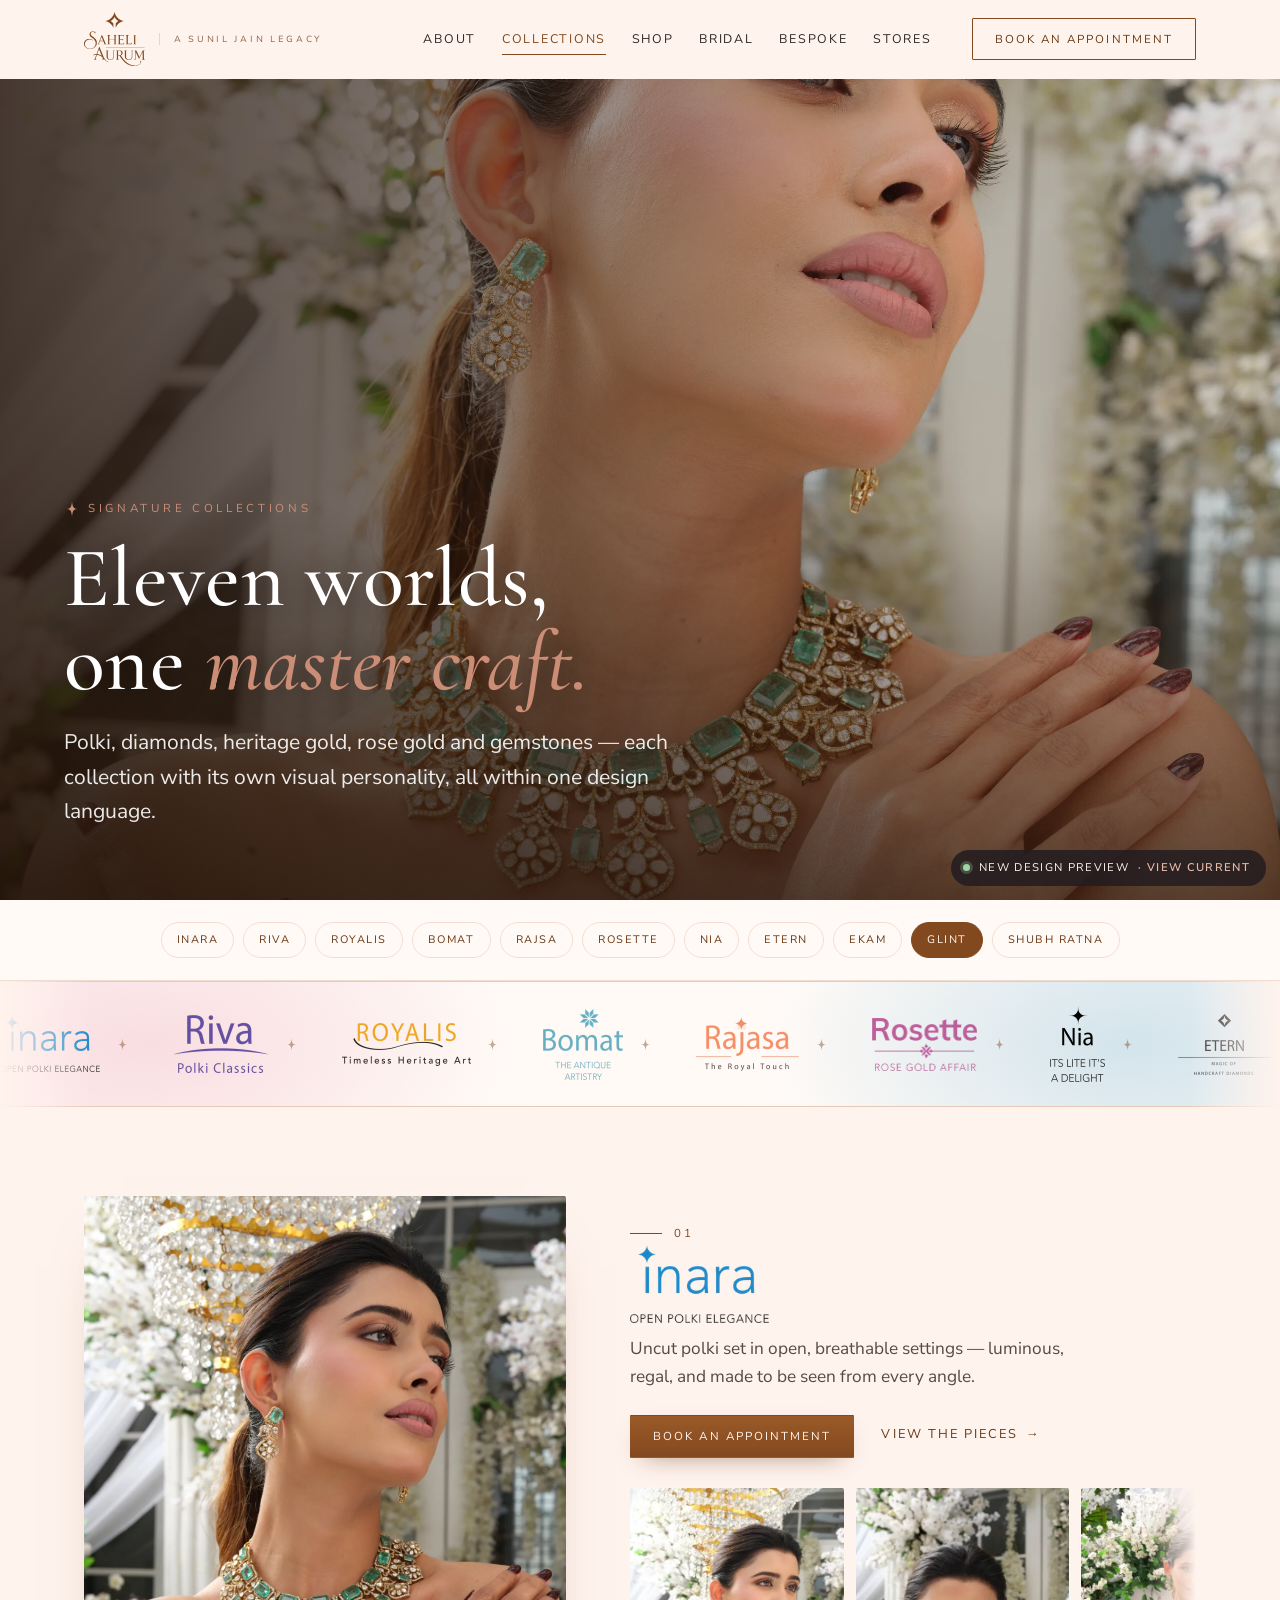
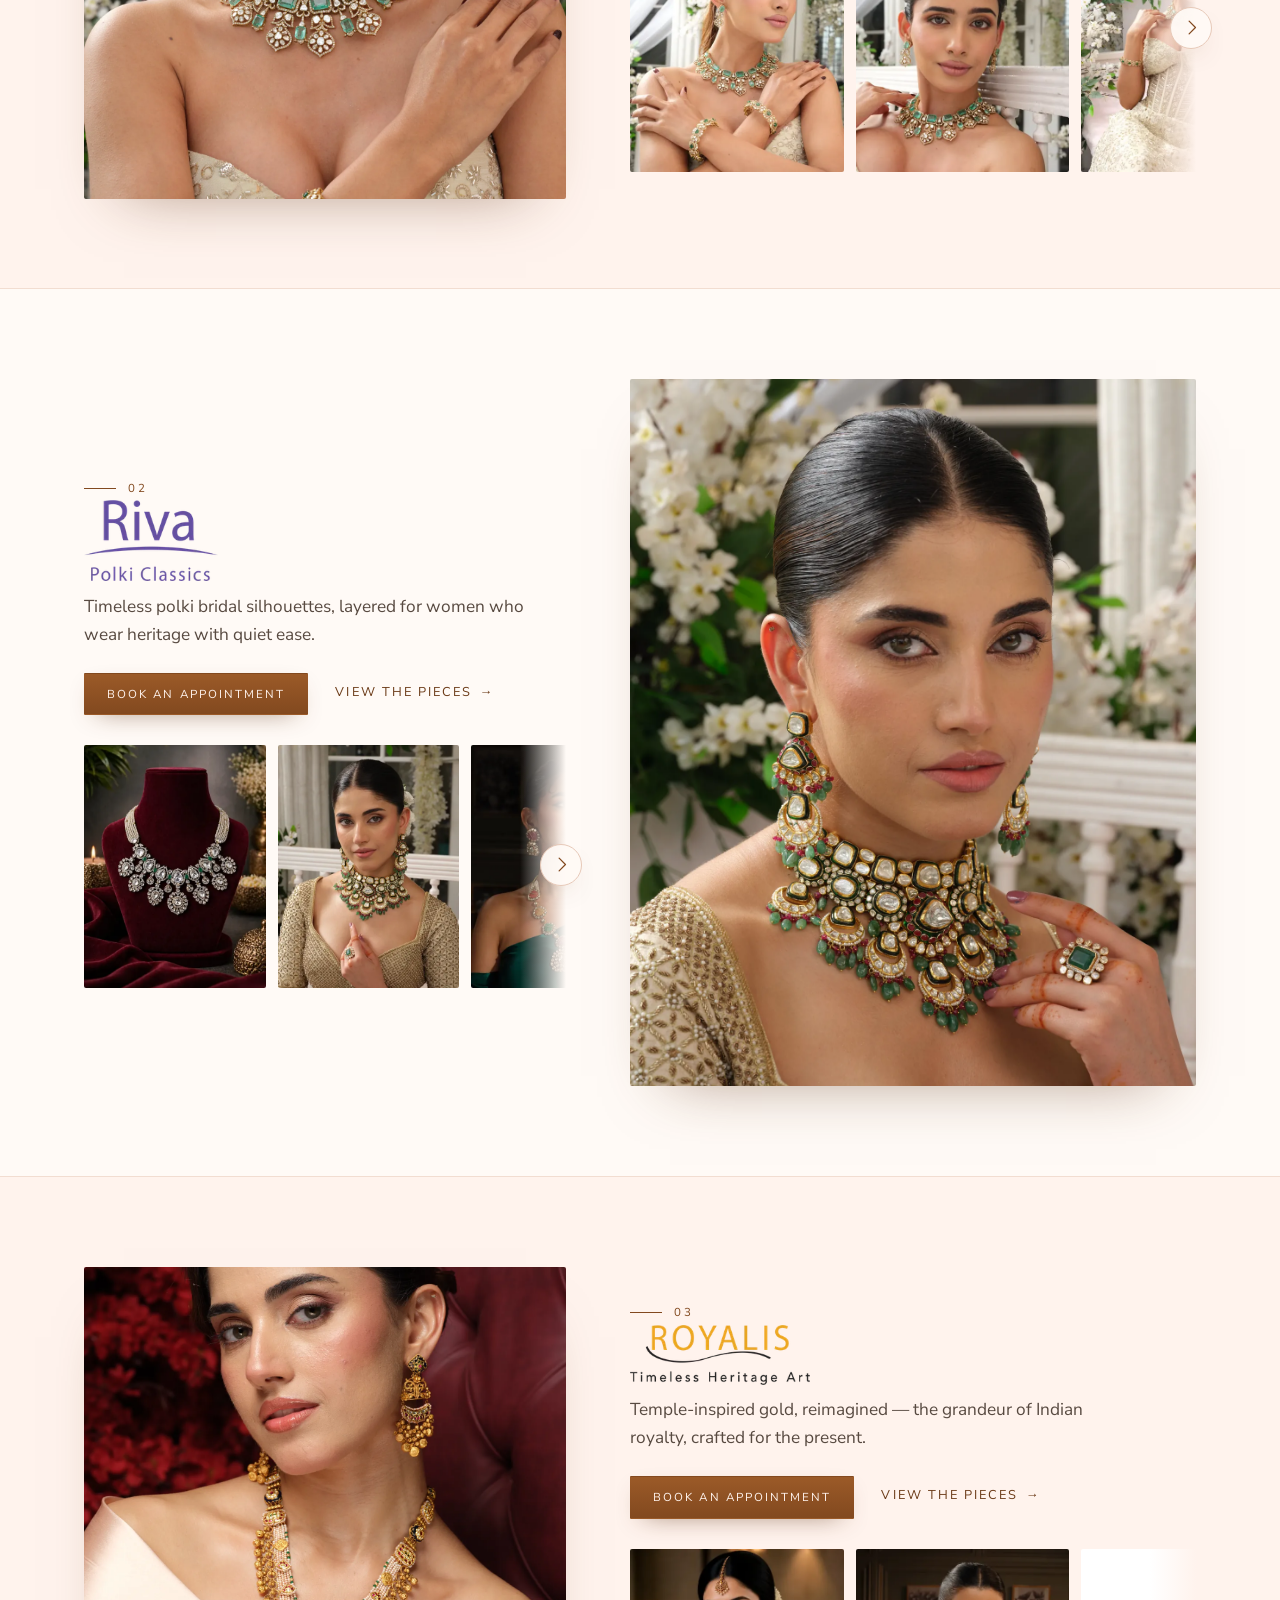
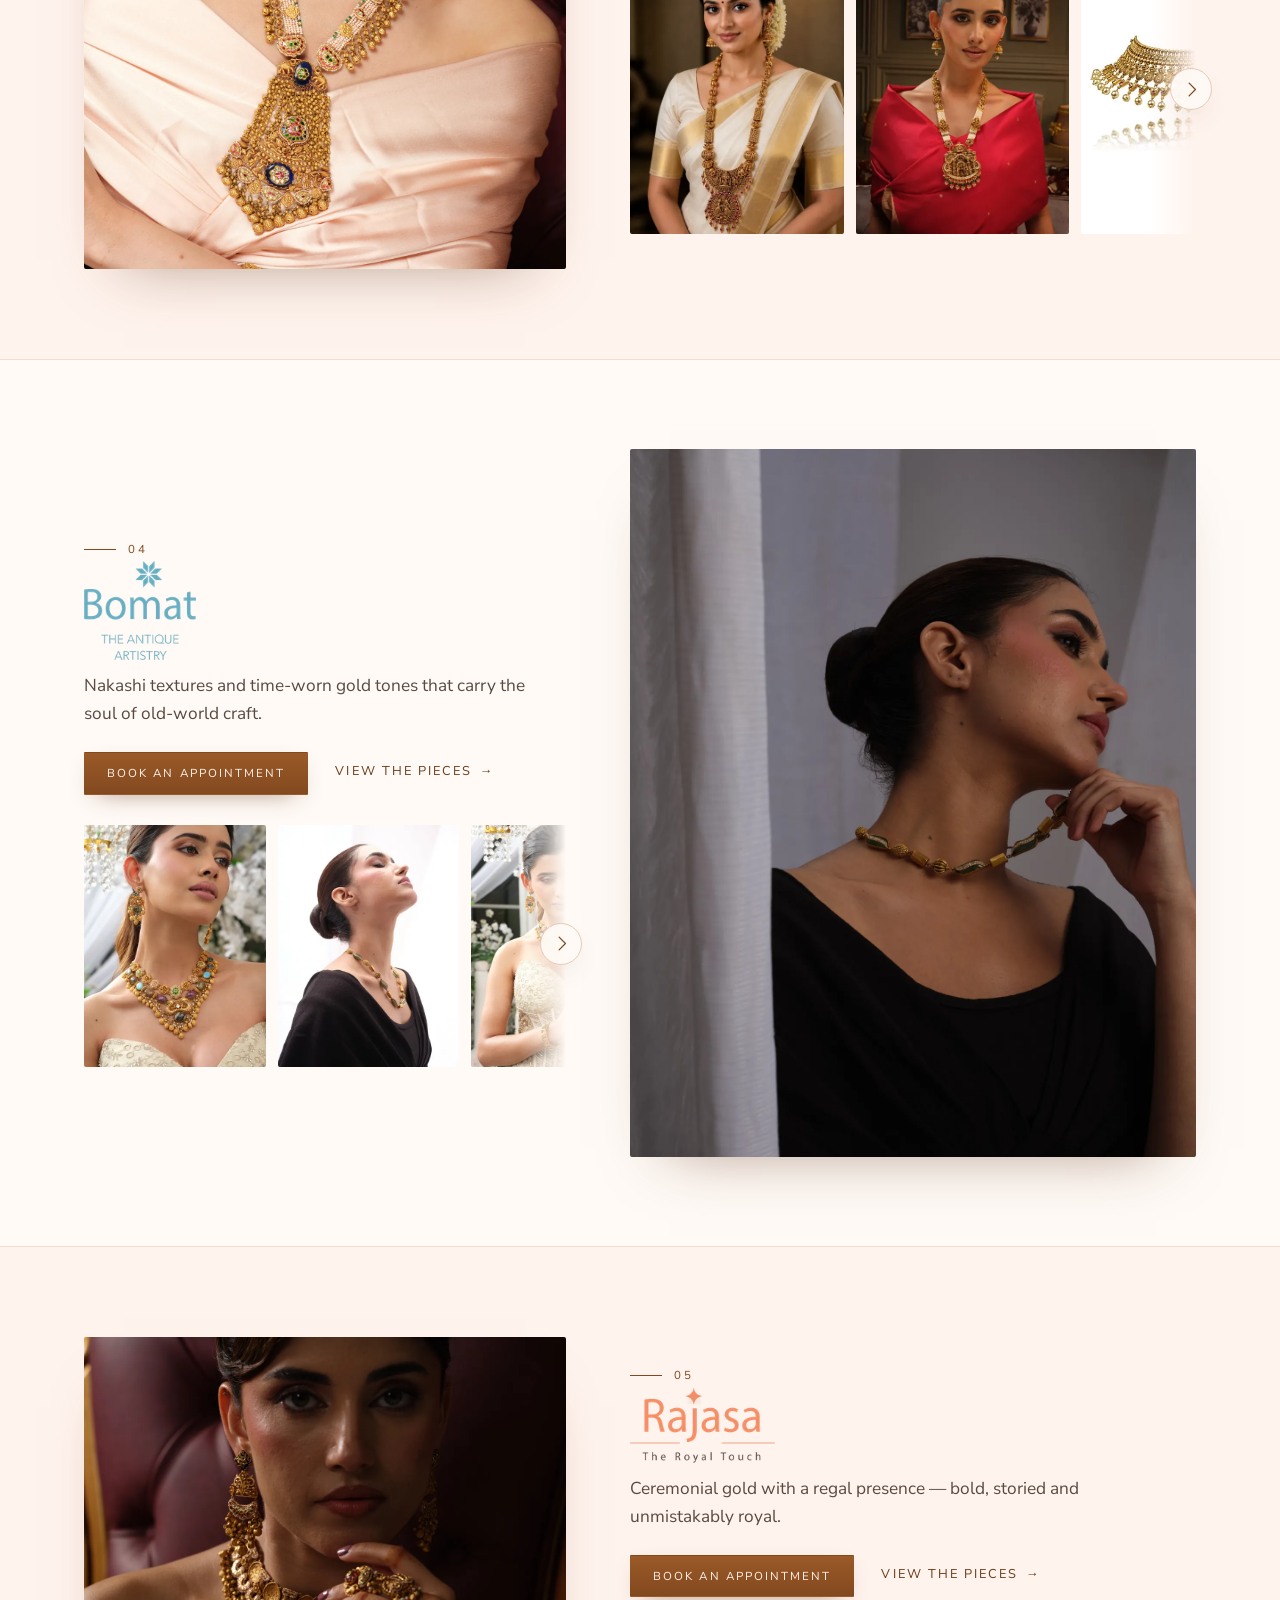
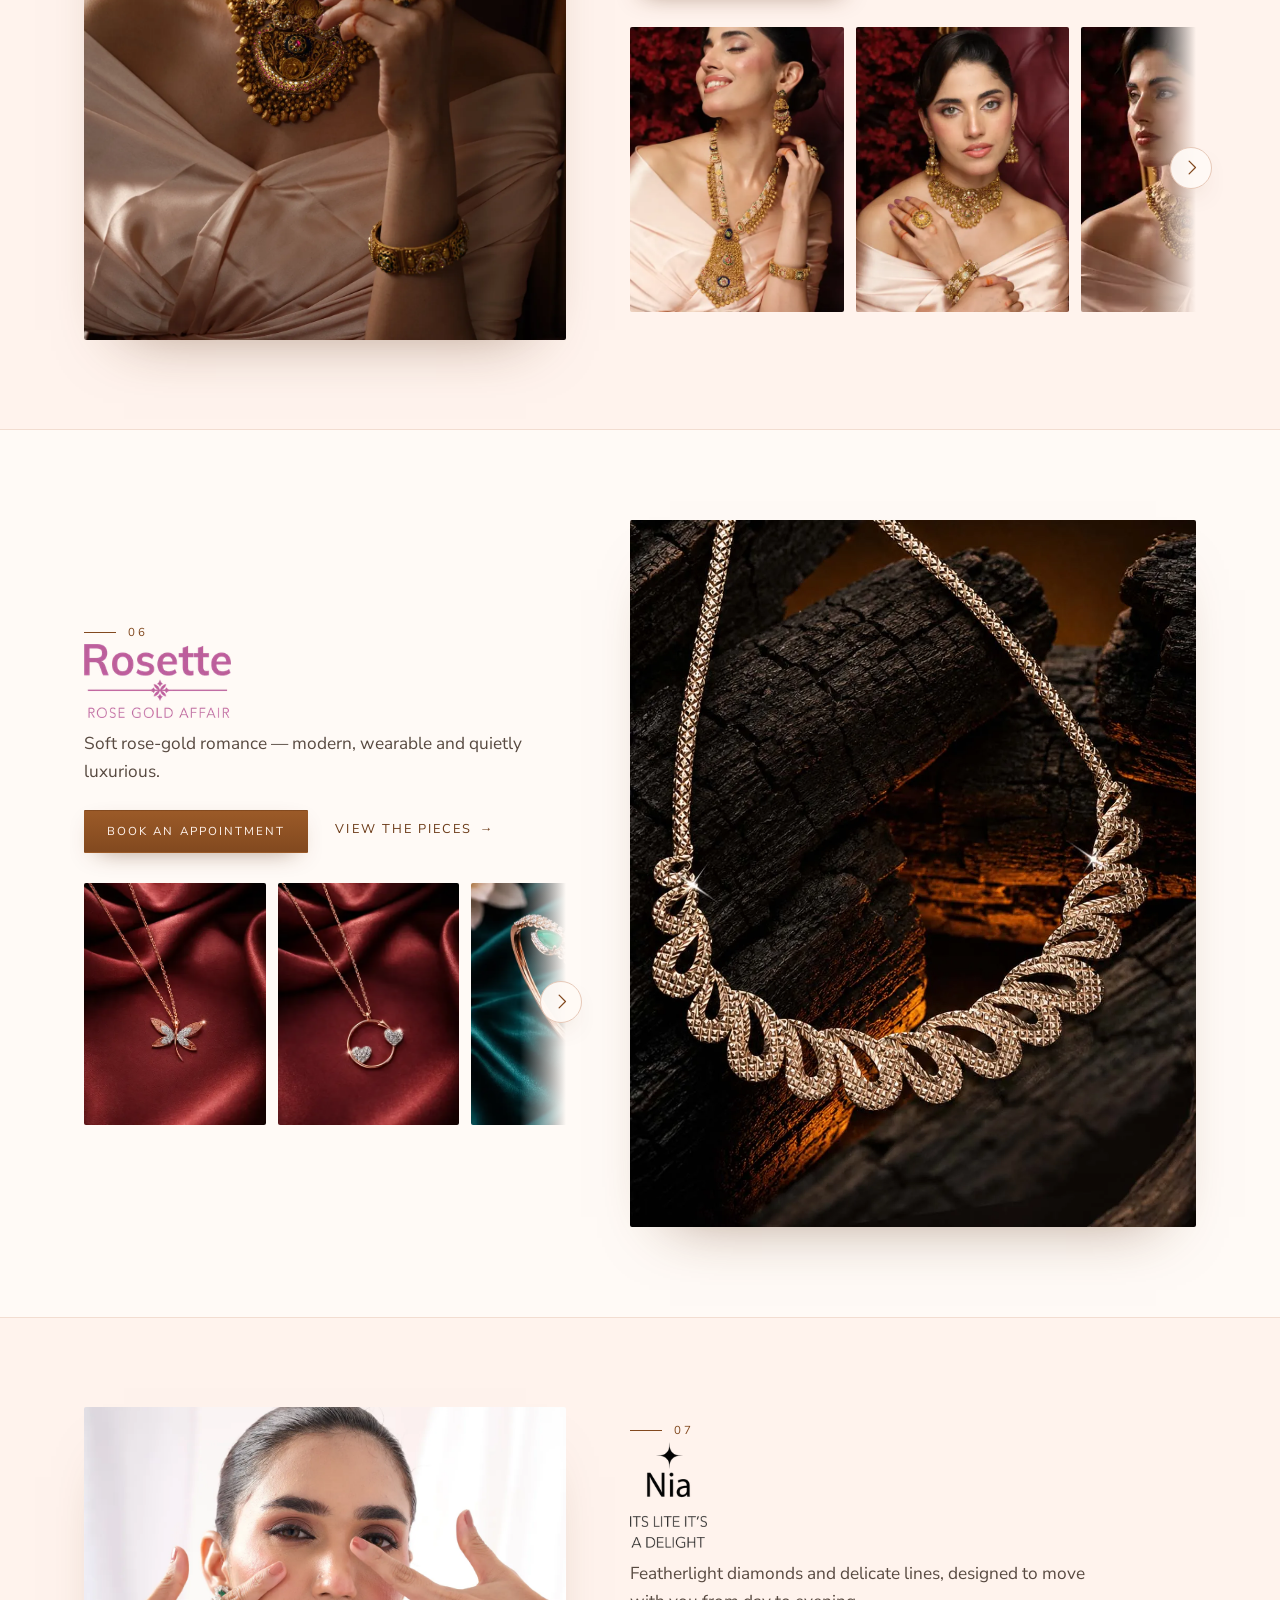
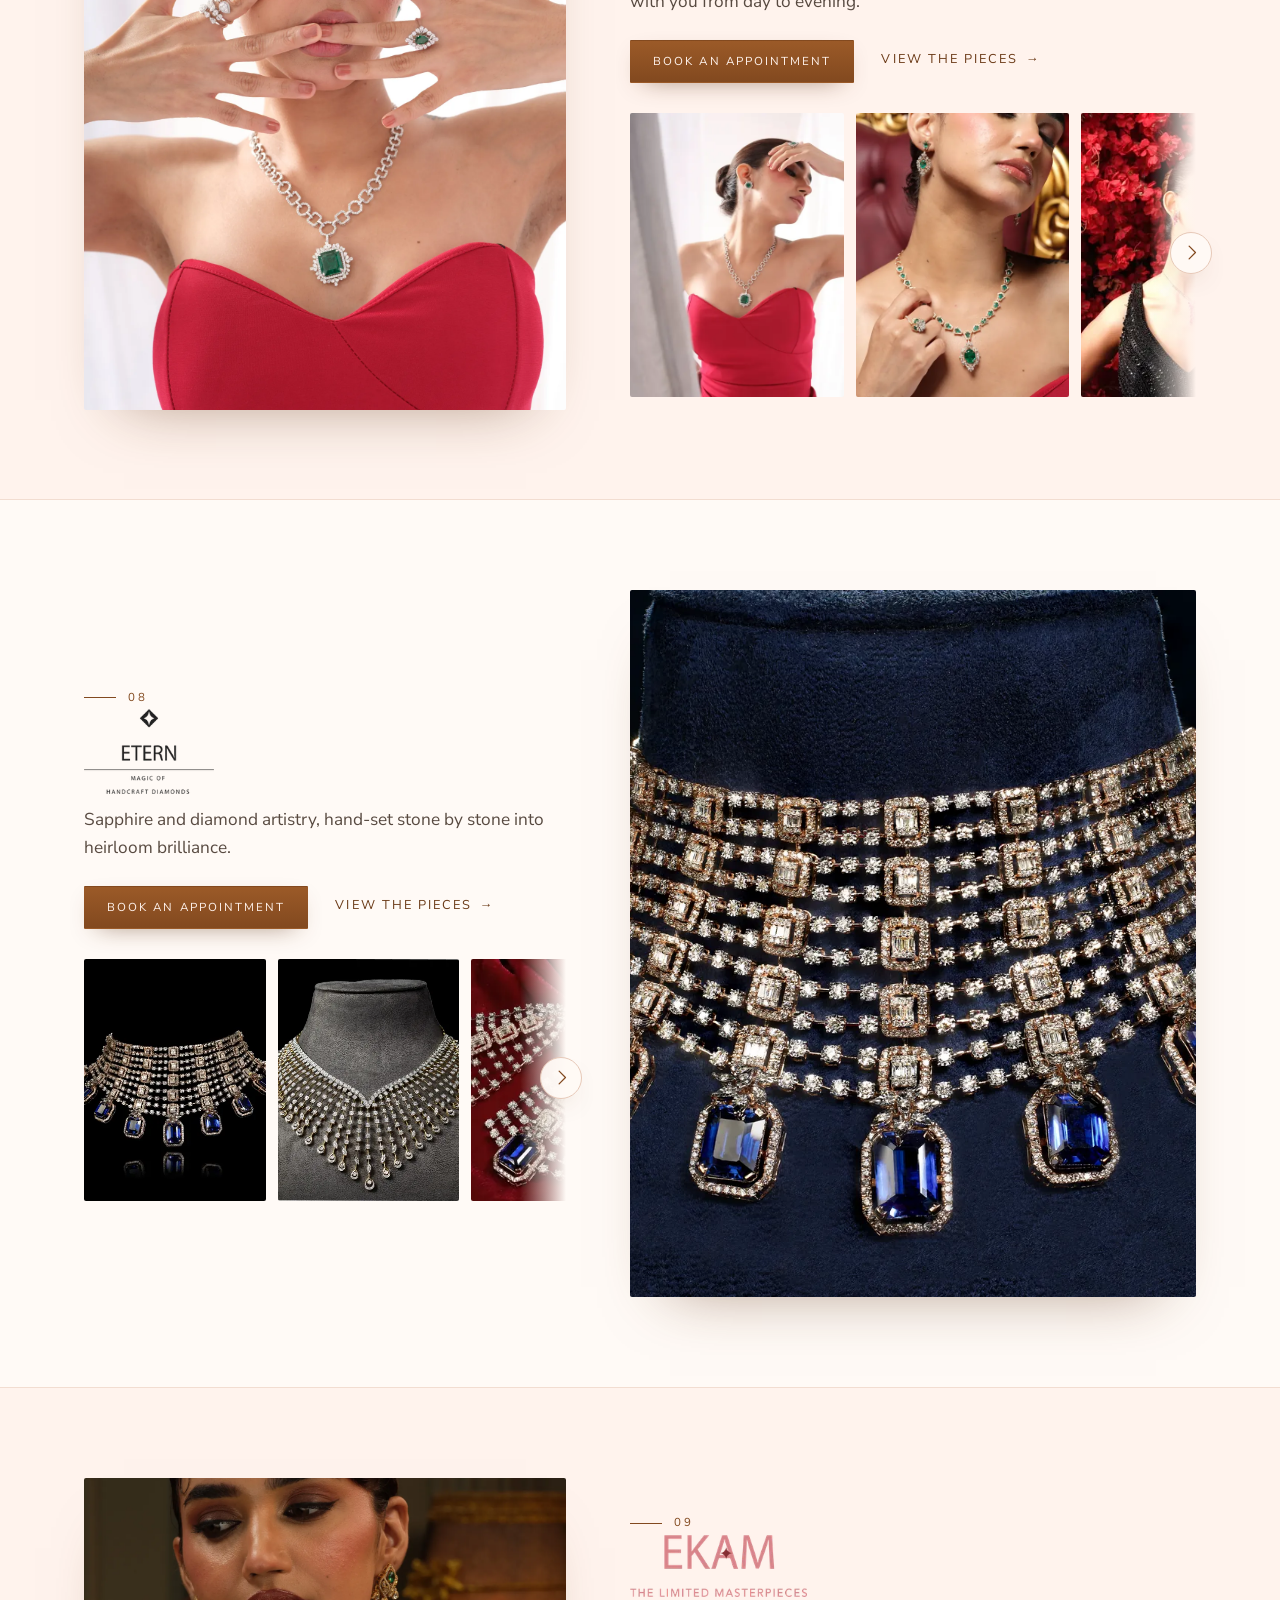
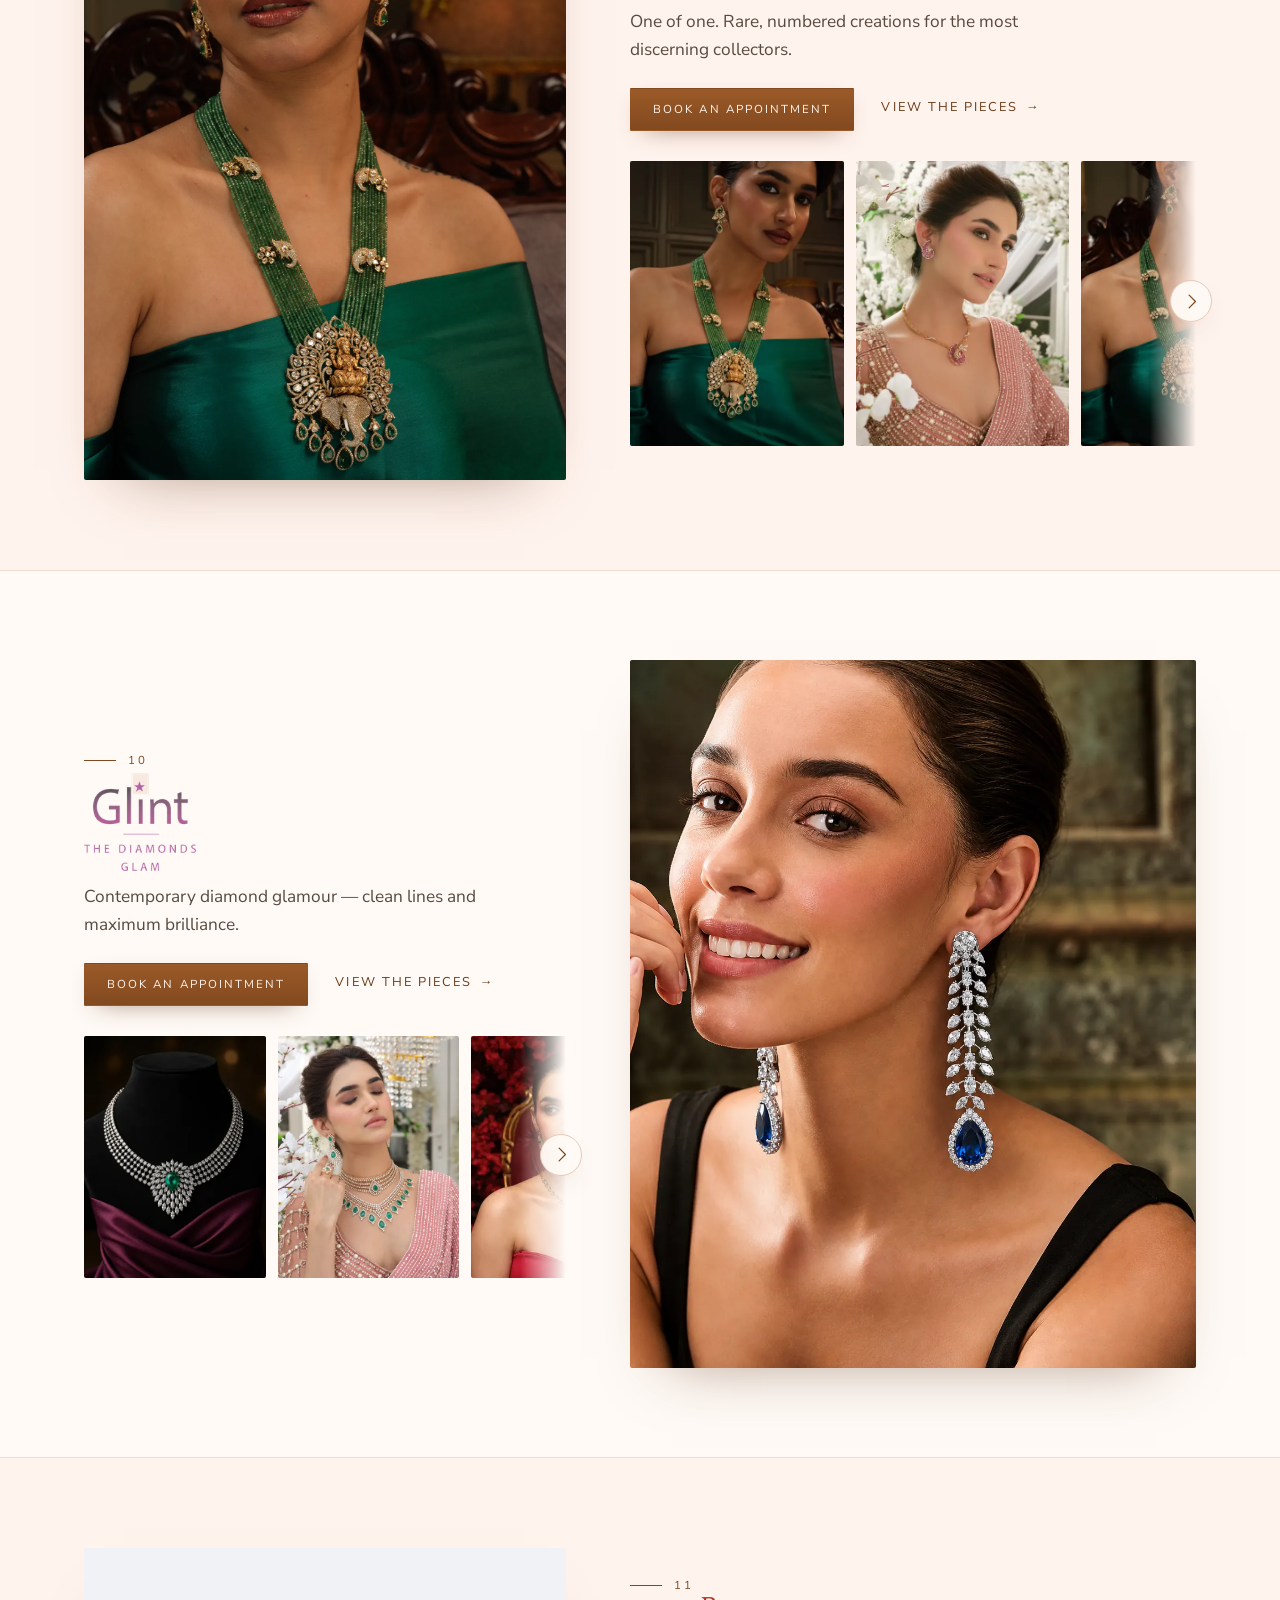
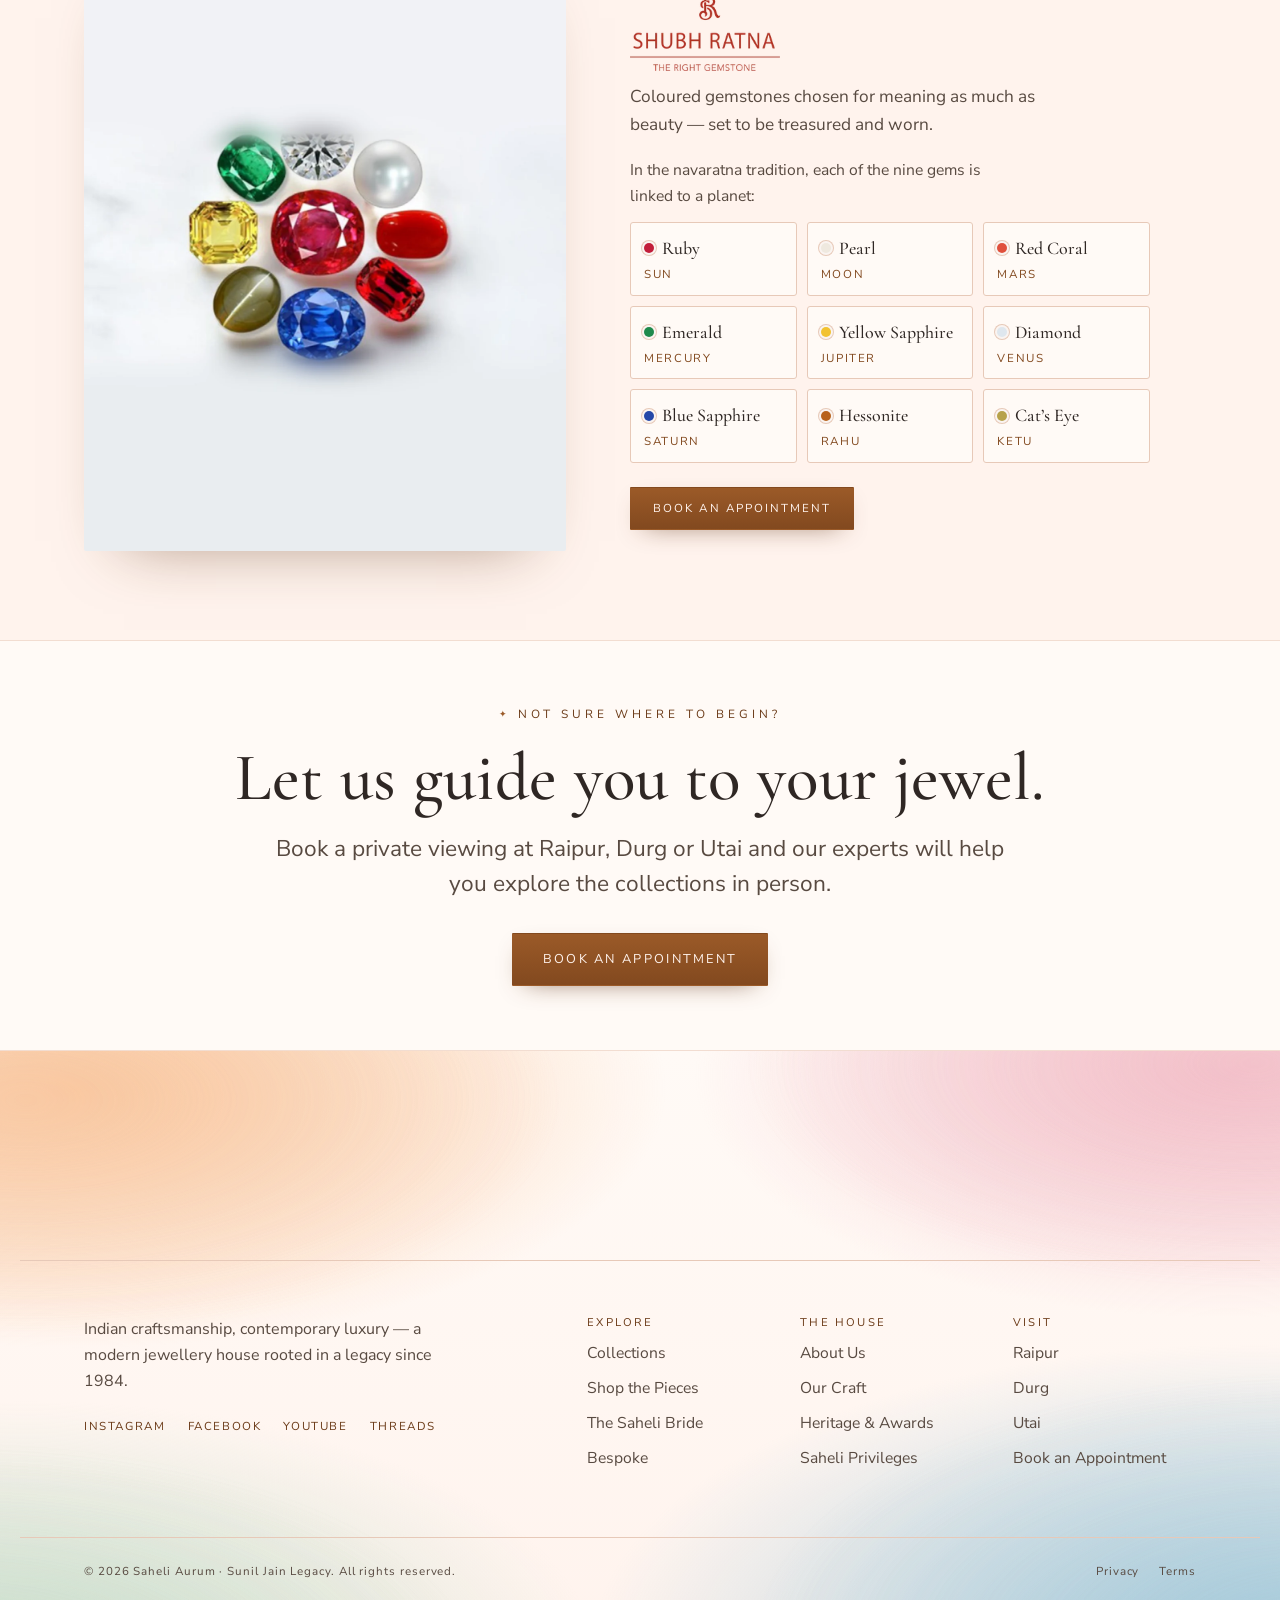
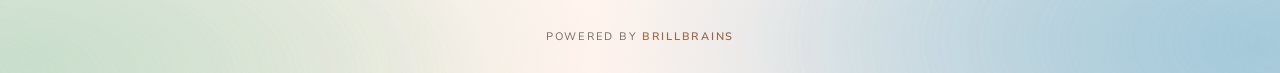
<file: new/collections.html>
<!DOCTYPE html>
<html lang="en">
<head>
<meta charset="UTF-8" />
<meta name="viewport" content="width=device-width, initial-scale=1.0" />
<title>Collections — Saheli Aurum (new design preview)</title>
<meta name="description" content="Eleven signature collections — open polki, polki classics, heritage and temple gold, antique nakashi, diamonds, rose gold and gemstones." />
<meta name="robots" content="noindex, nofollow" />
<link rel="icon" type="image/svg+xml" href="/assets/img/favicon.svg?v=31" />
<meta name="theme-color" content="#fff3ed" />
<link rel="preconnect" href="https://fonts.googleapis.com" />
<link rel="preconnect" href="https://fonts.gstatic.com" crossorigin />
<link href="https://fonts.googleapis.com/css2?family=Cormorant+Garamond:ital,wght@0,400;0,500;0,600;1,400;1,500&family=Nunito+Sans:ital,opsz,wght@0,6..12,300;0,6..12,400;0,6..12,600;0,6..12,700;1,6..12,400&display=swap" rel="stylesheet" />
<link rel="stylesheet" href="/assets/css/styles.css?v=31" />
<link rel="stylesheet" href="/assets/css/pages.css?v=31" />
<link rel="stylesheet" href="/new/assets/new.css?v=3" />
</head>
<body data-page="collections" class="np np-collections">
<div class="topbar" id="topbar"><header class="site-header" id="siteHeader"><div class="wrap site-header__inner"><button class="nav-toggle" id="navToggle" aria-label="Open menu" aria-expanded="false"><span></span><span></span><span></span></button><a class="brand" href="/new" aria-label="Saheli Aurum home"><img class="brand__logo" src="/assets/img/logo-stack.svg?v=31" alt="Saheli Aurum" width="61" height="54" /><span class="brand__legacy">A&nbsp;Sunil&nbsp;Jain&nbsp;Legacy</span></a><nav class="nav" id="primaryNav" aria-label="Primary"><a href="/new/about" data-nav="about">About</a><a href="/new/collections" data-nav="collections">Collections</a><a href="/new/shop" data-nav="shop">Shop</a><a href="/new/bridal" data-nav="bridal">Bridal</a><a href="/new/bespoke" data-nav="bespoke">Bespoke</a><a href="/new/stores" data-nav="stores">Stores</a></nav><div class="site-header__cta"><a class="btn btn--outline btn--sm" href="/new/stores#appointment">Book an Appointment</a></div></div></header></div>
<main>
  <section class="leaf">
    <div class="leaf__media" style="--src:url('/assets/img/heroes/collections.webp')"><img src="/assets/img/heroes/collections.webp?v=31" alt="A Saheli Aurum emerald and polki choker" fetchpriority="high" width="2400" height="1600" /></div>
    <div class="leaf__scrim"></div>
    <div class="wrap leaf__inner">
      <p class="hallmark hallmark--light reveal"><span class="aurum-star" aria-hidden="true"><svg viewBox="0 0 24 24"><path d="M12 .8C12.6 6.7 13.5 10.6 17.3 11.5C19 11.9 21.2 12 23.2 12C21.2 12 19 12.1 17.3 12.5C13.5 13.4 12.6 17.3 12 23.2C11.4 17.3 10.5 13.4 6.7 12.5C5 12.1 2.8 12 .8 12C2.8 12 5 11.9 6.7 11.5C10.5 10.6 11.4 6.7 12 .8Z" fill="currentColor"/></svg></span>Signature Collections</p>
      <h1 class="leaf__title reveal">Eleven worlds,<br />one <em>master craft.</em></h1>
      <p class="leaf__lede reveal">Polki, diamonds, heritage gold, rose gold and gemstones — each collection with its own visual personality, all within one design language.</p>
    </div>
  </section>
  <nav class="col-index np-sticky" aria-label="Jump to collection">
    <div class="wrap col-index__inner"><a href="#inara">Inara</a><a href="#riva">Riva</a><a href="#royalis">Royalis</a><a href="#bomat">Bomat</a><a href="#rajsa">Rajsa</a><a href="#rosette">Rosette</a><a href="#nia">Nia</a><a href="#etern">Etern</a><a href="#ekam">Ekam</a><a href="#glint">Glint</a><a href="#shubh-ratna">Shubh Ratna</a></div>
  </nav>
  <div class="ribbon marquee" aria-hidden="true"><div class="marquee__track"><span class="marquee__item"><img class="ribbon__logo" src="/assets/img/collections/logos/band/inara.webp" alt="Inara" width="100" height="56" style="--h:56px" /> <span class="aurum-star" aria-hidden="true"><svg viewBox="0 0 24 24"><path d="M12 .8C12.6 6.7 13.5 10.6 17.3 11.5C19 11.9 21.2 12 23.2 12C21.2 12 19 12.1 17.3 12.5C13.5 13.4 12.6 17.3 12 23.2C11.4 17.3 10.5 13.4 6.7 12.5C5 12.1 2.8 12 .8 12C2.8 12 5 11.9 6.7 11.5C10.5 10.6 11.4 6.7 12 .8Z" fill="currentColor"/></svg></span></span><span class="marquee__item"><img class="ribbon__logo" src="/assets/img/collections/logos/band/riva.webp" alt="Riva" width="96" height="58" style="--h:58px" /> <span class="aurum-star" aria-hidden="true"><svg viewBox="0 0 24 24"><path d="M12 .8C12.6 6.7 13.5 10.6 17.3 11.5C19 11.9 21.2 12 23.2 12C21.2 12 19 12.1 17.3 12.5C13.5 13.4 12.6 17.3 12 23.2C11.4 17.3 10.5 13.4 6.7 12.5C5 12.1 2.8 12 .8 12C2.8 12 5 11.9 6.7 11.5C10.5 10.6 11.4 6.7 12 .8Z" fill="currentColor"/></svg></span></span><span class="marquee__item"><img class="ribbon__logo" src="/assets/img/collections/logos/band/royalis.webp" alt="Royalis" width="129" height="43" style="--h:43px" /> <span class="aurum-star" aria-hidden="true"><svg viewBox="0 0 24 24"><path d="M12 .8C12.6 6.7 13.5 10.6 17.3 11.5C19 11.9 21.2 12 23.2 12C21.2 12 19 12.1 17.3 12.5C13.5 13.4 12.6 17.3 12 23.2C11.4 17.3 10.5 13.4 6.7 12.5C5 12.1 2.8 12 .8 12C2.8 12 5 11.9 6.7 11.5C10.5 10.6 11.4 6.7 12 .8Z" fill="currentColor"/></svg></span></span><span class="marquee__item"><img class="ribbon__logo" src="/assets/img/collections/logos/band/bomat.webp" alt="Bomat" width="80" height="71" style="--h:71px" /> <span class="aurum-star" aria-hidden="true"><svg viewBox="0 0 24 24"><path d="M12 .8C12.6 6.7 13.5 10.6 17.3 11.5C19 11.9 21.2 12 23.2 12C21.2 12 19 12.1 17.3 12.5C13.5 13.4 12.6 17.3 12 23.2C11.4 17.3 10.5 13.4 6.7 12.5C5 12.1 2.8 12 .8 12C2.8 12 5 11.9 6.7 11.5C10.5 10.6 11.4 6.7 12 .8Z" fill="currentColor"/></svg></span></span><span class="marquee__item"><img class="ribbon__logo" src="/assets/img/collections/logos/band/rajasa.webp" alt="Rajsa" width="103" height="54" style="--h:54px" /> <span class="aurum-star" aria-hidden="true"><svg viewBox="0 0 24 24"><path d="M12 .8C12.6 6.7 13.5 10.6 17.3 11.5C19 11.9 21.2 12 23.2 12C21.2 12 19 12.1 17.3 12.5C13.5 13.4 12.6 17.3 12 23.2C11.4 17.3 10.5 13.4 6.7 12.5C5 12.1 2.8 12 .8 12C2.8 12 5 11.9 6.7 11.5C10.5 10.6 11.4 6.7 12 .8Z" fill="currentColor"/></svg></span></span><span class="marquee__item"><img class="ribbon__logo" src="/assets/img/collections/logos/band/rosette.webp" alt="Rosette" width="105" height="53" style="--h:53px" /> <span class="aurum-star" aria-hidden="true"><svg viewBox="0 0 24 24"><path d="M12 .8C12.6 6.7 13.5 10.6 17.3 11.5C19 11.9 21.2 12 23.2 12C21.2 12 19 12.1 17.3 12.5C13.5 13.4 12.6 17.3 12 23.2C11.4 17.3 10.5 13.4 6.7 12.5C5 12.1 2.8 12 .8 12C2.8 12 5 11.9 6.7 11.5C10.5 10.6 11.4 6.7 12 .8Z" fill="currentColor"/></svg></span></span><span class="marquee__item"><img class="ribbon__logo" src="/assets/img/collections/logos/band/nia.webp" alt="Nia" width="55" height="76" style="--h:76px" /> <span class="aurum-star" aria-hidden="true"><svg viewBox="0 0 24 24"><path d="M12 .8C12.6 6.7 13.5 10.6 17.3 11.5C19 11.9 21.2 12 23.2 12C21.2 12 19 12.1 17.3 12.5C13.5 13.4 12.6 17.3 12 23.2C11.4 17.3 10.5 13.4 6.7 12.5C5 12.1 2.8 12 .8 12C2.8 12 5 11.9 6.7 11.5C10.5 10.6 11.4 6.7 12 .8Z" fill="currentColor"/></svg></span></span><span class="marquee__item"><img class="ribbon__logo" src="/assets/img/collections/logos/band/etern.webp" alt="Etern" width="93" height="61" style="--h:61px" /> <span class="aurum-star" aria-hidden="true"><svg viewBox="0 0 24 24"><path d="M12 .8C12.6 6.7 13.5 10.6 17.3 11.5C19 11.9 21.2 12 23.2 12C21.2 12 19 12.1 17.3 12.5C13.5 13.4 12.6 17.3 12 23.2C11.4 17.3 10.5 13.4 6.7 12.5C5 12.1 2.8 12 .8 12C2.8 12 5 11.9 6.7 11.5C10.5 10.6 11.4 6.7 12 .8Z" fill="currentColor"/></svg></span></span><span class="marquee__item"><img class="ribbon__logo" src="/assets/img/collections/logos/band/ekam.webp" alt="Ekam" width="126" height="44" style="--h:44px" /> <span class="aurum-star" aria-hidden="true"><svg viewBox="0 0 24 24"><path d="M12 .8C12.6 6.7 13.5 10.6 17.3 11.5C19 11.9 21.2 12 23.2 12C21.2 12 19 12.1 17.3 12.5C13.5 13.4 12.6 17.3 12 23.2C11.4 17.3 10.5 13.4 6.7 12.5C5 12.1 2.8 12 .8 12C2.8 12 5 11.9 6.7 11.5C10.5 10.6 11.4 6.7 12 .8Z" fill="currentColor"/></svg></span></span><span class="marquee__item"><img class="ribbon__logo" src="/assets/img/collections/logos/band/glint.webp" alt="Glint" width="81" height="71" style="--h:71px" /> <span class="aurum-star" aria-hidden="true"><svg viewBox="0 0 24 24"><path d="M12 .8C12.6 6.7 13.5 10.6 17.3 11.5C19 11.9 21.2 12 23.2 12C21.2 12 19 12.1 17.3 12.5C13.5 13.4 12.6 17.3 12 23.2C11.4 17.3 10.5 13.4 6.7 12.5C5 12.1 2.8 12 .8 12C2.8 12 5 11.9 6.7 11.5C10.5 10.6 11.4 6.7 12 .8Z" fill="currentColor"/></svg></span></span><span class="marquee__item"><img class="ribbon__logo" src="/assets/img/collections/logos/band/shubh-ratna.webp" alt="Shubh Ratna" width="107" height="53" style="--h:53px" /> <span class="aurum-star" aria-hidden="true"><svg viewBox="0 0 24 24"><path d="M12 .8C12.6 6.7 13.5 10.6 17.3 11.5C19 11.9 21.2 12 23.2 12C21.2 12 19 12.1 17.3 12.5C13.5 13.4 12.6 17.3 12 23.2C11.4 17.3 10.5 13.4 6.7 12.5C5 12.1 2.8 12 .8 12C2.8 12 5 11.9 6.7 11.5C10.5 10.6 11.4 6.7 12 .8Z" fill="currentColor"/></svg></span></span></div></div>
  <div class="col-bands">
    <section class="col-band reveal" id="inara" style="--accent:#82491f" data-lightbox>
      <div class="wrap col-band__inner">
        <figure class="col-band__feature">
          <button class="zoomable col-band__featbtn" data-src="/assets/img/collections/inara-hero.webp" aria-label="View Inara"><img src="/assets/img/collections/inara-hero.webp" alt="Inara — Open Polki Elegance" loading="lazy" /></button>
        </figure>
        <div class="col-band__body">
          <span class="col-band__no">01</span><h2 class="col-band__name col-band__name--logo"><img class="col-logo col-logo--even" src="/assets/img/collections/logos/band/inara.webp?v=31" alt="Inara — Open Polki Elegance" width="140" height="78" style="--h:78px" loading="lazy" /></h2>
          <p class="col-band__desc">Uncut polki set in open, breathable settings — luminous, regal, and made to be seen from every angle.</p>
          <div class="col-band__actions">
            <a class="btn btn--sm btn--gold" href="/new/stores?collection=Inara#appointment">Book an Appointment</a>
            <button class="link-arrow" data-open-gallery type="button">View the pieces <span aria-hidden="true">→</span></button>
          </div>
          <div class="gslider" data-gslider><div class="gslider__track"><button class="gitem zoomable" data-src="/assets/img/collections/inara-1.webp" aria-label="Inara piece 1"><img src="/assets/img/collections/thumbs/inara-1.webp" alt="Inara — Open Polki Elegance — 1" loading="lazy" /></button><button class="gitem zoomable" data-src="/assets/img/collections/inara-2.webp" aria-label="Inara piece 2"><img src="/assets/img/collections/thumbs/inara-2.webp" alt="Inara — Open Polki Elegance — 2" loading="lazy" /></button><button class="gitem zoomable" data-src="/assets/img/collections/inara-3.webp" aria-label="Inara piece 3"><img src="/assets/img/collections/thumbs/inara-3.webp" alt="Inara — Open Polki Elegance — 3" loading="lazy" /></button><button class="gitem zoomable" data-src="/assets/img/collections/inara-4.webp" aria-label="Inara piece 4"><img src="/assets/img/collections/thumbs/inara-4.webp" alt="Inara — Open Polki Elegance — 4" loading="lazy" /></button><button class="gitem zoomable" data-src="/assets/img/collections/inara-5.webp" aria-label="Inara piece 5"><img src="/assets/img/collections/thumbs/inara-5.webp" alt="Inara — Open Polki Elegance — 5" loading="lazy" /></button><button class="gitem zoomable" data-src="/assets/img/collections/inara-6.webp" aria-label="Inara piece 6"><img src="/assets/img/collections/thumbs/inara-6.webp" alt="Inara — Open Polki Elegance — 6" loading="lazy" /></button><button class="gitem zoomable" data-src="/assets/img/collections/inara-7.webp" aria-label="Inara piece 7"><img src="/assets/img/collections/thumbs/inara-7.webp" alt="Inara — Open Polki Elegance — 7" loading="lazy" /></button></div><button class="gnav gnav--prev" type="button" aria-label="Previous pieces"><svg viewBox="0 0 24 24" aria-hidden="true"><path d="M15 4l-8 8 8 8" fill="none" stroke="currentColor" stroke-width="1.6" stroke-linecap="round" stroke-linejoin="round"/></svg></button><button class="gnav gnav--next" type="button" aria-label="Next pieces"><svg viewBox="0 0 24 24" aria-hidden="true"><path d="M9 4l8 8-8 8" fill="none" stroke="currentColor" stroke-width="1.6" stroke-linecap="round" stroke-linejoin="round"/></svg></button></div>
        </div>
      </div>
    </section>
    <section class="col-band reveal" id="riva" style="--accent:#82491f" data-lightbox>
      <div class="wrap col-band__inner">
        <figure class="col-band__feature">
          <button class="zoomable col-band__featbtn" data-src="/assets/img/collections/riva-hero.webp" aria-label="View Riva"><img src="/assets/img/collections/riva-hero.webp" alt="Riva — Polki Classics" loading="lazy" /></button>
        </figure>
        <div class="col-band__body">
          <span class="col-band__no">02</span><h2 class="col-band__name col-band__name--logo"><img class="col-logo col-logo--even" src="/assets/img/collections/logos/band/riva.webp?v=31" alt="Riva — Polki Classics" width="134" height="81" style="--h:81px" loading="lazy" /></h2>
          <p class="col-band__desc">Timeless polki bridal silhouettes, layered for women who wear heritage with quiet ease.</p>
          <div class="col-band__actions">
            <a class="btn btn--sm btn--gold" href="/new/stores?collection=Riva#appointment">Book an Appointment</a>
            <button class="link-arrow" data-open-gallery type="button">View the pieces <span aria-hidden="true">→</span></button>
          </div>
          <div class="gslider" data-gslider><div class="gslider__track"><button class="gitem zoomable" data-src="/assets/img/collections/riva-1.webp" aria-label="Riva piece 1"><img src="/assets/img/collections/thumbs/riva-1.webp" alt="Riva — Polki Classics — 1" loading="lazy" /></button><button class="gitem zoomable" data-src="/assets/img/collections/riva-2.webp" aria-label="Riva piece 2"><img src="/assets/img/collections/thumbs/riva-2.webp" alt="Riva — Polki Classics — 2" loading="lazy" /></button><button class="gitem zoomable" data-src="/assets/img/collections/riva-3.webp" aria-label="Riva piece 3"><img src="/assets/img/collections/thumbs/riva-3.webp" alt="Riva — Polki Classics — 3" loading="lazy" /></button><button class="gitem zoomable" data-src="/assets/img/collections/riva-4.webp" aria-label="Riva piece 4"><img src="/assets/img/collections/thumbs/riva-4.webp" alt="Riva — Polki Classics — 4" loading="lazy" /></button><button class="gitem zoomable" data-src="/assets/img/collections/riva-5.webp" aria-label="Riva piece 5"><img src="/assets/img/collections/thumbs/riva-5.webp" alt="Riva — Polki Classics — 5" loading="lazy" /></button><button class="gitem zoomable" data-src="/assets/img/collections/riva-6.webp" aria-label="Riva piece 6"><img src="/assets/img/collections/thumbs/riva-6.webp" alt="Riva — Polki Classics — 6" loading="lazy" /></button><button class="gitem zoomable" data-src="/assets/img/collections/riva-7.webp" aria-label="Riva piece 7"><img src="/assets/img/collections/thumbs/riva-7.webp" alt="Riva — Polki Classics — 7" loading="lazy" /></button></div><button class="gnav gnav--prev" type="button" aria-label="Previous pieces"><svg viewBox="0 0 24 24" aria-hidden="true"><path d="M15 4l-8 8 8 8" fill="none" stroke="currentColor" stroke-width="1.6" stroke-linecap="round" stroke-linejoin="round"/></svg></button><button class="gnav gnav--next" type="button" aria-label="Next pieces"><svg viewBox="0 0 24 24" aria-hidden="true"><path d="M9 4l8 8-8 8" fill="none" stroke="currentColor" stroke-width="1.6" stroke-linecap="round" stroke-linejoin="round"/></svg></button></div>
        </div>
      </div>
    </section>
    <section class="col-band reveal" id="royalis" style="--accent:#82491f" data-lightbox>
      <div class="wrap col-band__inner">
        <figure class="col-band__feature">
          <button class="zoomable col-band__featbtn" data-src="/assets/img/collections/royalis-hero.webp" aria-label="View Royalis"><img src="/assets/img/collections/royalis-hero.webp" alt="Royalis — Timeless Heritage Art" loading="lazy" /></button>
        </figure>
        <div class="col-band__body">
          <span class="col-band__no">03</span><h2 class="col-band__name col-band__name--logo"><img class="col-logo col-logo--even" src="/assets/img/collections/logos/band/royalis.webp?v=31" alt="Royalis — Timeless Heritage Art" width="181" height="60" style="--h:60px" loading="lazy" /></h2>
          <p class="col-band__desc">Temple-inspired gold, reimagined — the grandeur of Indian royalty, crafted for the present.</p>
          <div class="col-band__actions">
            <a class="btn btn--sm btn--gold" href="/new/stores?collection=Royalis#appointment">Book an Appointment</a>
            <button class="link-arrow" data-open-gallery type="button">View the pieces <span aria-hidden="true">→</span></button>
          </div>
          <div class="gslider" data-gslider><div class="gslider__track"><button class="gitem zoomable" data-src="/assets/img/collections/royalis-1.webp" aria-label="Royalis piece 1"><img src="/assets/img/collections/thumbs/royalis-1.webp" alt="Royalis — Timeless Heritage Art — 1" loading="lazy" /></button><button class="gitem zoomable" data-src="/assets/img/collections/royalis-2.webp" aria-label="Royalis piece 2"><img src="/assets/img/collections/thumbs/royalis-2.webp" alt="Royalis — Timeless Heritage Art — 2" loading="lazy" /></button><button class="gitem zoomable" data-src="/assets/img/collections/royalis-3.webp" aria-label="Royalis piece 3"><img src="/assets/img/collections/thumbs/royalis-3.webp" alt="Royalis — Timeless Heritage Art — 3" loading="lazy" /></button><button class="gitem zoomable" data-src="/assets/img/collections/royalis-4.webp" aria-label="Royalis piece 4"><img src="/assets/img/collections/thumbs/royalis-4.webp" alt="Royalis — Timeless Heritage Art — 4" loading="lazy" /></button><button class="gitem zoomable" data-src="/assets/img/collections/royalis-5.webp" aria-label="Royalis piece 5"><img src="/assets/img/collections/thumbs/royalis-5.webp" alt="Royalis — Timeless Heritage Art — 5" loading="lazy" /></button><button class="gitem zoomable" data-src="/assets/img/collections/royalis-6.webp" aria-label="Royalis piece 6"><img src="/assets/img/collections/thumbs/royalis-6.webp" alt="Royalis — Timeless Heritage Art — 6" loading="lazy" /></button></div><button class="gnav gnav--prev" type="button" aria-label="Previous pieces"><svg viewBox="0 0 24 24" aria-hidden="true"><path d="M15 4l-8 8 8 8" fill="none" stroke="currentColor" stroke-width="1.6" stroke-linecap="round" stroke-linejoin="round"/></svg></button><button class="gnav gnav--next" type="button" aria-label="Next pieces"><svg viewBox="0 0 24 24" aria-hidden="true"><path d="M9 4l8 8-8 8" fill="none" stroke="currentColor" stroke-width="1.6" stroke-linecap="round" stroke-linejoin="round"/></svg></button></div>
        </div>
      </div>
    </section>
    <section class="col-band reveal" id="bomat" style="--accent:#82491f" data-lightbox>
      <div class="wrap col-band__inner">
        <figure class="col-band__feature">
          <button class="zoomable col-band__featbtn" data-src="/assets/img/collections/bomat-hero.webp" aria-label="View Bomat"><img src="/assets/img/collections/bomat-hero.webp" alt="Bomat — The Antique Artistry" loading="lazy" /></button>
        </figure>
        <div class="col-band__body">
          <span class="col-band__no">04</span><h2 class="col-band__name col-band__name--logo"><img class="col-logo col-logo--even" src="/assets/img/collections/logos/band/bomat.webp?v=31" alt="Bomat — The Antique Artistry" width="112" height="99" style="--h:99px" loading="lazy" /></h2>
          <p class="col-band__desc">Nakashi textures and time-worn gold tones that carry the soul of old-world craft.</p>
          <div class="col-band__actions">
            <a class="btn btn--sm btn--gold" href="/new/stores?collection=Bomat#appointment">Book an Appointment</a>
            <button class="link-arrow" data-open-gallery type="button">View the pieces <span aria-hidden="true">→</span></button>
          </div>
          <div class="gslider" data-gslider><div class="gslider__track"><button class="gitem zoomable" data-src="/assets/img/collections/bomat-1.webp" aria-label="Bomat piece 1"><img src="/assets/img/collections/thumbs/bomat-1.webp" alt="Bomat — The Antique Artistry — 1" loading="lazy" /></button><button class="gitem zoomable" data-src="/assets/img/collections/bomat-2.webp" aria-label="Bomat piece 2"><img src="/assets/img/collections/thumbs/bomat-2.webp" alt="Bomat — The Antique Artistry — 2" loading="lazy" /></button><button class="gitem zoomable" data-src="/assets/img/collections/bomat-3.webp" aria-label="Bomat piece 3"><img src="/assets/img/collections/thumbs/bomat-3.webp" alt="Bomat — The Antique Artistry — 3" loading="lazy" /></button><button class="gitem zoomable" data-src="/assets/img/collections/bomat-4.webp" aria-label="Bomat piece 4"><img src="/assets/img/collections/thumbs/bomat-4.webp" alt="Bomat — The Antique Artistry — 4" loading="lazy" /></button><button class="gitem zoomable" data-src="/assets/img/collections/bomat-5.webp" aria-label="Bomat piece 5"><img src="/assets/img/collections/thumbs/bomat-5.webp" alt="Bomat — The Antique Artistry — 5" loading="lazy" /></button><button class="gitem zoomable" data-src="/assets/img/collections/bomat-6.webp" aria-label="Bomat piece 6"><img src="/assets/img/collections/thumbs/bomat-6.webp" alt="Bomat — The Antique Artistry — 6" loading="lazy" /></button><button class="gitem zoomable" data-src="/assets/img/collections/bomat-7.webp" aria-label="Bomat piece 7"><img src="/assets/img/collections/thumbs/bomat-7.webp" alt="Bomat — The Antique Artistry — 7" loading="lazy" /></button></div><button class="gnav gnav--prev" type="button" aria-label="Previous pieces"><svg viewBox="0 0 24 24" aria-hidden="true"><path d="M15 4l-8 8 8 8" fill="none" stroke="currentColor" stroke-width="1.6" stroke-linecap="round" stroke-linejoin="round"/></svg></button><button class="gnav gnav--next" type="button" aria-label="Next pieces"><svg viewBox="0 0 24 24" aria-hidden="true"><path d="M9 4l8 8-8 8" fill="none" stroke="currentColor" stroke-width="1.6" stroke-linecap="round" stroke-linejoin="round"/></svg></button></div>
        </div>
      </div>
    </section>
    <section class="col-band reveal" id="rajsa" style="--accent:#82491f" data-lightbox>
      <div class="wrap col-band__inner">
        <figure class="col-band__feature">
          <button class="zoomable col-band__featbtn" data-src="/assets/img/collections/rajasa-hero.webp" aria-label="View Rajsa"><img src="/assets/img/collections/rajasa-hero.webp" alt="Rajsa — The Royal Touch" loading="lazy" /></button>
        </figure>
        <div class="col-band__body">
          <span class="col-band__no">05</span><h2 class="col-band__name col-band__name--logo"><img class="col-logo col-logo--even" src="/assets/img/collections/logos/band/rajasa.webp?v=31" alt="Rajsa — The Royal Touch" width="144" height="76" style="--h:76px" loading="lazy" /></h2>
          <p class="col-band__desc">Ceremonial gold with a regal presence — bold, storied and unmistakably royal.</p>
          <div class="col-band__actions">
            <a class="btn btn--sm btn--gold" href="/new/stores?collection=Rajsa#appointment">Book an Appointment</a>
            <button class="link-arrow" data-open-gallery type="button">View the pieces <span aria-hidden="true">→</span></button>
          </div>
          <div class="gslider" data-gslider><div class="gslider__track"><button class="gitem zoomable" data-src="/assets/img/collections/rajasa-1.webp" aria-label="Rajsa piece 1"><img src="/assets/img/collections/thumbs/rajasa-1.webp" alt="Rajsa — The Royal Touch — 1" loading="lazy" /></button><button class="gitem zoomable" data-src="/assets/img/collections/rajasa-2.webp" aria-label="Rajsa piece 2"><img src="/assets/img/collections/thumbs/rajasa-2.webp" alt="Rajsa — The Royal Touch — 2" loading="lazy" /></button><button class="gitem zoomable" data-src="/assets/img/collections/rajasa-3.webp" aria-label="Rajsa piece 3"><img src="/assets/img/collections/thumbs/rajasa-3.webp" alt="Rajsa — The Royal Touch — 3" loading="lazy" /></button><button class="gitem zoomable" data-src="/assets/img/collections/rajasa-4.webp" aria-label="Rajsa piece 4"><img src="/assets/img/collections/thumbs/rajasa-4.webp" alt="Rajsa — The Royal Touch — 4" loading="lazy" /></button><button class="gitem zoomable" data-src="/assets/img/collections/rajasa-5.webp" aria-label="Rajsa piece 5"><img src="/assets/img/collections/thumbs/rajasa-5.webp" alt="Rajsa — The Royal Touch — 5" loading="lazy" /></button><button class="gitem zoomable" data-src="/assets/img/collections/rajasa-6.webp" aria-label="Rajsa piece 6"><img src="/assets/img/collections/thumbs/rajasa-6.webp" alt="Rajsa — The Royal Touch — 6" loading="lazy" /></button><button class="gitem zoomable" data-src="/assets/img/collections/rajasa-7.webp" aria-label="Rajsa piece 7"><img src="/assets/img/collections/thumbs/rajasa-7.webp" alt="Rajsa — The Royal Touch — 7" loading="lazy" /></button></div><button class="gnav gnav--prev" type="button" aria-label="Previous pieces"><svg viewBox="0 0 24 24" aria-hidden="true"><path d="M15 4l-8 8 8 8" fill="none" stroke="currentColor" stroke-width="1.6" stroke-linecap="round" stroke-linejoin="round"/></svg></button><button class="gnav gnav--next" type="button" aria-label="Next pieces"><svg viewBox="0 0 24 24" aria-hidden="true"><path d="M9 4l8 8-8 8" fill="none" stroke="currentColor" stroke-width="1.6" stroke-linecap="round" stroke-linejoin="round"/></svg></button></div>
        </div>
      </div>
    </section>
    <section class="col-band reveal" id="rosette" style="--accent:#82491f" data-lightbox>
      <div class="wrap col-band__inner">
        <figure class="col-band__feature">
          <button class="zoomable col-band__featbtn" data-src="/assets/img/collections/rosette-hero.webp" aria-label="View Rosette"><img src="/assets/img/collections/rosette-hero.webp" alt="Rosette — Rose Gold Affair" loading="lazy" /></button>
        </figure>
        <div class="col-band__body">
          <span class="col-band__no">06</span><h2 class="col-band__name col-band__name--logo"><img class="col-logo col-logo--even" src="/assets/img/collections/logos/band/rosette.webp?v=31" alt="Rosette — Rose Gold Affair" width="147" height="74" style="--h:74px" loading="lazy" /></h2>
          <p class="col-band__desc">Soft rose-gold romance — modern, wearable and quietly luxurious.</p>
          <div class="col-band__actions">
            <a class="btn btn--sm btn--gold" href="/new/stores?collection=Rosette#appointment">Book an Appointment</a>
            <button class="link-arrow" data-open-gallery type="button">View the pieces <span aria-hidden="true">→</span></button>
          </div>
          <div class="gslider" data-gslider><div class="gslider__track"><button class="gitem zoomable" data-src="/assets/img/collections/rosette-1.webp" aria-label="Rosette piece 1"><img src="/assets/img/collections/thumbs/rosette-1.webp" alt="Rosette — Rose Gold Affair — 1" loading="lazy" /></button><button class="gitem zoomable" data-src="/assets/img/collections/rosette-2.webp" aria-label="Rosette piece 2"><img src="/assets/img/collections/thumbs/rosette-2.webp" alt="Rosette — Rose Gold Affair — 2" loading="lazy" /></button><button class="gitem zoomable" data-src="/assets/img/collections/rosette-3.webp" aria-label="Rosette piece 3"><img src="/assets/img/collections/thumbs/rosette-3.webp" alt="Rosette — Rose Gold Affair — 3" loading="lazy" /></button><button class="gitem zoomable" data-src="/assets/img/collections/rosette-4.webp" aria-label="Rosette piece 4"><img src="/assets/img/collections/thumbs/rosette-4.webp" alt="Rosette — Rose Gold Affair — 4" loading="lazy" /></button></div><button class="gnav gnav--prev" type="button" aria-label="Previous pieces"><svg viewBox="0 0 24 24" aria-hidden="true"><path d="M15 4l-8 8 8 8" fill="none" stroke="currentColor" stroke-width="1.6" stroke-linecap="round" stroke-linejoin="round"/></svg></button><button class="gnav gnav--next" type="button" aria-label="Next pieces"><svg viewBox="0 0 24 24" aria-hidden="true"><path d="M9 4l8 8-8 8" fill="none" stroke="currentColor" stroke-width="1.6" stroke-linecap="round" stroke-linejoin="round"/></svg></button></div>
        </div>
      </div>
    </section>
    <section class="col-band reveal" id="nia" style="--accent:#82491f" data-lightbox>
      <div class="wrap col-band__inner">
        <figure class="col-band__feature">
          <button class="zoomable col-band__featbtn" data-src="/assets/img/collections/nia-hero.webp" aria-label="View Nia"><img src="/assets/img/collections/nia-hero.webp" alt="Nia — It's Lite. It's a Delight." loading="lazy" /></button>
        </figure>
        <div class="col-band__body">
          <span class="col-band__no">07</span><h2 class="col-band__name col-band__name--logo"><img class="col-logo col-logo--even" src="/assets/img/collections/logos/band/nia.webp?v=31" alt="Nia — It's Lite. It's a Delight." width="77" height="106" style="--h:106px" loading="lazy" /></h2>
          <p class="col-band__desc">Featherlight diamonds and delicate lines, designed to move with you from day to evening.</p>
          <div class="col-band__actions">
            <a class="btn btn--sm btn--gold" href="/new/stores?collection=Nia#appointment">Book an Appointment</a>
            <button class="link-arrow" data-open-gallery type="button">View the pieces <span aria-hidden="true">→</span></button>
          </div>
          <div class="gslider" data-gslider><div class="gslider__track"><button class="gitem zoomable" data-src="/assets/img/collections/nia-1.webp" aria-label="Nia piece 1"><img src="/assets/img/collections/thumbs/nia-1.webp" alt="Nia — It's Lite. It's a Delight. — 1" loading="lazy" /></button><button class="gitem zoomable" data-src="/assets/img/collections/nia-2.webp" aria-label="Nia piece 2"><img src="/assets/img/collections/thumbs/nia-2.webp" alt="Nia — It's Lite. It's a Delight. — 2" loading="lazy" /></button><button class="gitem zoomable" data-src="/assets/img/collections/nia-3.webp" aria-label="Nia piece 3"><img src="/assets/img/collections/thumbs/nia-3.webp" alt="Nia — It's Lite. It's a Delight. — 3" loading="lazy" /></button><button class="gitem zoomable" data-src="/assets/img/collections/nia-4.webp" aria-label="Nia piece 4"><img src="/assets/img/collections/thumbs/nia-4.webp" alt="Nia — It's Lite. It's a Delight. — 4" loading="lazy" /></button></div><button class="gnav gnav--prev" type="button" aria-label="Previous pieces"><svg viewBox="0 0 24 24" aria-hidden="true"><path d="M15 4l-8 8 8 8" fill="none" stroke="currentColor" stroke-width="1.6" stroke-linecap="round" stroke-linejoin="round"/></svg></button><button class="gnav gnav--next" type="button" aria-label="Next pieces"><svg viewBox="0 0 24 24" aria-hidden="true"><path d="M9 4l8 8-8 8" fill="none" stroke="currentColor" stroke-width="1.6" stroke-linecap="round" stroke-linejoin="round"/></svg></button></div>
        </div>
      </div>
    </section>
    <section class="col-band reveal" id="etern" style="--accent:#82491f" data-lightbox>
      <div class="wrap col-band__inner">
        <figure class="col-band__feature">
          <button class="zoomable col-band__featbtn" data-src="/assets/img/collections/etern-hero.webp" aria-label="View Etern"><img src="/assets/img/collections/etern-hero.webp" alt="Etern — Magic of Handcraft Diamonds" loading="lazy" /></button>
        </figure>
        <div class="col-band__body">
          <span class="col-band__no">08</span><h2 class="col-band__name col-band__name--logo"><img class="col-logo col-logo--even" src="/assets/img/collections/logos/band/etern.webp?v=31" alt="Etern — Magic of Handcraft Diamonds" width="130" height="85" style="--h:85px" loading="lazy" /></h2>
          <p class="col-band__desc">Sapphire and diamond artistry, hand-set stone by stone into heirloom brilliance.</p>
          <div class="col-band__actions">
            <a class="btn btn--sm btn--gold" href="/new/stores?collection=Etern#appointment">Book an Appointment</a>
            <button class="link-arrow" data-open-gallery type="button">View the pieces <span aria-hidden="true">→</span></button>
          </div>
          <div class="gslider" data-gslider><div class="gslider__track"><button class="gitem zoomable" data-src="/assets/img/collections/etern-1.webp" aria-label="Etern piece 1"><img src="/assets/img/collections/thumbs/etern-1.webp" alt="Etern — Magic of Handcraft Diamonds — 1" loading="lazy" /></button><button class="gitem zoomable" data-src="/assets/img/collections/etern-2.webp" aria-label="Etern piece 2"><img src="/assets/img/collections/thumbs/etern-2.webp" alt="Etern — Magic of Handcraft Diamonds — 2" loading="lazy" /></button><button class="gitem zoomable" data-src="/assets/img/collections/etern-3.webp" aria-label="Etern piece 3"><img src="/assets/img/collections/thumbs/etern-3.webp" alt="Etern — Magic of Handcraft Diamonds — 3" loading="lazy" /></button></div><button class="gnav gnav--prev" type="button" aria-label="Previous pieces"><svg viewBox="0 0 24 24" aria-hidden="true"><path d="M15 4l-8 8 8 8" fill="none" stroke="currentColor" stroke-width="1.6" stroke-linecap="round" stroke-linejoin="round"/></svg></button><button class="gnav gnav--next" type="button" aria-label="Next pieces"><svg viewBox="0 0 24 24" aria-hidden="true"><path d="M9 4l8 8-8 8" fill="none" stroke="currentColor" stroke-width="1.6" stroke-linecap="round" stroke-linejoin="round"/></svg></button></div>
        </div>
      </div>
    </section>
    <section class="col-band reveal" id="ekam" style="--accent:#82491f" data-lightbox>
      <div class="wrap col-band__inner">
        <figure class="col-band__feature">
          <button class="zoomable col-band__featbtn" data-src="/assets/img/collections/ekam-hero.webp" aria-label="View Ekam"><img src="/assets/img/collections/ekam-hero.webp" alt="Ekam — The Limited Masterpieces" loading="lazy" /></button>
        </figure>
        <div class="col-band__body">
          <span class="col-band__no">09</span><h2 class="col-band__name col-band__name--logo"><img class="col-logo col-logo--even" src="/assets/img/collections/logos/band/ekam.webp?v=31" alt="Ekam — The Limited Masterpieces" width="176" height="62" style="--h:62px" loading="lazy" /></h2>
          <p class="col-band__desc">One of one. Rare, numbered creations for the most discerning collectors.</p>
          <div class="col-band__actions">
            <a class="btn btn--sm btn--gold" href="/new/stores?collection=Ekam#appointment">Book an Appointment</a>
            <button class="link-arrow" data-open-gallery type="button">View the pieces <span aria-hidden="true">→</span></button>
          </div>
          <div class="gslider" data-gslider><div class="gslider__track"><button class="gitem zoomable" data-src="/assets/img/collections/ekam-1.webp" aria-label="Ekam piece 1"><img src="/assets/img/collections/thumbs/ekam-1.webp" alt="Ekam — The Limited Masterpieces — 1" loading="lazy" /></button><button class="gitem zoomable" data-src="/assets/img/collections/ekam-2.webp" aria-label="Ekam piece 2"><img src="/assets/img/collections/thumbs/ekam-2.webp" alt="Ekam — The Limited Masterpieces — 2" loading="lazy" /></button><button class="gitem zoomable" data-src="/assets/img/collections/ekam-3.webp" aria-label="Ekam piece 3"><img src="/assets/img/collections/thumbs/ekam-3.webp" alt="Ekam — The Limited Masterpieces — 3" loading="lazy" /></button><button class="gitem zoomable" data-src="/assets/img/collections/ekam-4.webp" aria-label="Ekam piece 4"><img src="/assets/img/collections/thumbs/ekam-4.webp" alt="Ekam — The Limited Masterpieces — 4" loading="lazy" /></button><button class="gitem zoomable" data-src="/assets/img/collections/ekam-5.webp" aria-label="Ekam piece 5"><img src="/assets/img/collections/thumbs/ekam-5.webp" alt="Ekam — The Limited Masterpieces — 5" loading="lazy" /></button></div><button class="gnav gnav--prev" type="button" aria-label="Previous pieces"><svg viewBox="0 0 24 24" aria-hidden="true"><path d="M15 4l-8 8 8 8" fill="none" stroke="currentColor" stroke-width="1.6" stroke-linecap="round" stroke-linejoin="round"/></svg></button><button class="gnav gnav--next" type="button" aria-label="Next pieces"><svg viewBox="0 0 24 24" aria-hidden="true"><path d="M9 4l8 8-8 8" fill="none" stroke="currentColor" stroke-width="1.6" stroke-linecap="round" stroke-linejoin="round"/></svg></button></div>
        </div>
      </div>
    </section>
    <section class="col-band reveal" id="glint" style="--accent:#82491f" data-lightbox>
      <div class="wrap col-band__inner">
        <figure class="col-band__feature">
          <button class="zoomable col-band__featbtn" data-src="/assets/img/collections/glint-hero.webp" aria-label="View Glint"><img src="/assets/img/collections/glint-hero.webp" alt="Glint — The Diamonds Glam" loading="lazy" /></button>
        </figure>
        <div class="col-band__body">
          <span class="col-band__no">10</span><h2 class="col-band__name col-band__name--logo"><img class="col-logo col-logo--even" src="/assets/img/collections/logos/band/glint.webp?v=31" alt="Glint — The Diamonds Glam" width="113" height="99" style="--h:99px" loading="lazy" /></h2>
          <p class="col-band__desc">Contemporary diamond glamour — clean lines and maximum brilliance.</p>
          <div class="col-band__actions">
            <a class="btn btn--sm btn--gold" href="/new/stores?collection=Glint#appointment">Book an Appointment</a>
            <button class="link-arrow" data-open-gallery type="button">View the pieces <span aria-hidden="true">→</span></button>
          </div>
          <div class="gslider" data-gslider><div class="gslider__track"><button class="gitem zoomable" data-src="/assets/img/collections/glint-1.webp" aria-label="Glint piece 1"><img src="/assets/img/collections/thumbs/glint-1.webp" alt="Glint — The Diamonds Glam — 1" loading="lazy" /></button><button class="gitem zoomable" data-src="/assets/img/collections/glint-2.webp" aria-label="Glint piece 2"><img src="/assets/img/collections/thumbs/glint-2.webp" alt="Glint — The Diamonds Glam — 2" loading="lazy" /></button><button class="gitem zoomable" data-src="/assets/img/collections/glint-3.webp" aria-label="Glint piece 3"><img src="/assets/img/collections/thumbs/glint-3.webp" alt="Glint — The Diamonds Glam — 3" loading="lazy" /></button><button class="gitem zoomable" data-src="/assets/img/collections/glint-4.webp" aria-label="Glint piece 4"><img src="/assets/img/collections/thumbs/glint-4.webp" alt="Glint — The Diamonds Glam — 4" loading="lazy" /></button></div><button class="gnav gnav--prev" type="button" aria-label="Previous pieces"><svg viewBox="0 0 24 24" aria-hidden="true"><path d="M15 4l-8 8 8 8" fill="none" stroke="currentColor" stroke-width="1.6" stroke-linecap="round" stroke-linejoin="round"/></svg></button><button class="gnav gnav--next" type="button" aria-label="Next pieces"><svg viewBox="0 0 24 24" aria-hidden="true"><path d="M9 4l8 8-8 8" fill="none" stroke="currentColor" stroke-width="1.6" stroke-linecap="round" stroke-linejoin="round"/></svg></button></div>
        </div>
      </div>
    </section>
    <section class="col-band reveal" id="shubh-ratna" style="--accent:#82491f" data-lightbox>
      <div class="wrap col-band__inner">
        <figure class="col-band__feature">
          <button class="zoomable col-band__featbtn" data-src="/assets/img/shubh_ratna.webp" aria-label="View Shubh Ratna"><img src="/assets/img/shubh_ratna.webp" alt="Shubh Ratna — The Right Gemstone" loading="lazy" /></button>
        </figure>
        <div class="col-band__body">
          <span class="col-band__no">11</span><h2 class="col-band__name col-band__name--logo"><img class="col-logo col-logo--even" src="/assets/img/collections/logos/band/shubh-ratna.webp?v=31" alt="Shubh Ratna — The Right Gemstone" width="150" height="74" style="--h:74px" loading="lazy" /></h2>
          <p class="col-band__desc">Coloured gemstones chosen for meaning as much as beauty — set to be treasured and worn.</p>
          <p class="ratnas__intro">In the navaratna tradition, each of the nine gems is linked to a planet:</p>
          <ul class="ratnas"><li><b><i style="--c:#c21e3a"></i>Ruby</b><span>Sun</span></li><li><b><i style="--c:#efe9df"></i>Pearl</b><span>Moon</span></li><li><b><i style="--c:#e0503c"></i>Red Coral</b><span>Mars</span></li><li><b><i style="--c:#1f8a4c"></i>Emerald</b><span>Mercury</span></li><li><b><i style="--c:#f2c230"></i>Yellow Sapphire</b><span>Jupiter</span></li><li><b><i style="--c:#dfe7ee"></i>Diamond</b><span>Venus</span></li><li><b><i style="--c:#2447a8"></i>Blue Sapphire</b><span>Saturn</span></li><li><b><i style="--c:#b8621b"></i>Hessonite</b><span>Rahu</span></li><li><b><i style="--c:#b7a24a"></i>Cat’s Eye</b><span>Ketu</span></li></ul>
          <div class="col-band__actions">
            <a class="btn btn--sm btn--gold" href="/new/stores?collection=Shubh%20Ratna#appointment">Book an Appointment</a>
          </div>
        </div>
      </div>
    </section>
  </div>
  <section class="section section--tint center">
    <div class="wrap reveal">
      <p class="eyebrow">Not sure where to begin?</p>
      <h2 class="display">Let us guide you to your jewel.</h2>
      <p class="lede" style="max-width:52ch;margin:1rem auto 2rem;color:var(--ink-soft)">Book a private viewing at Raipur, Durg or Utai and our experts will help you explore the collections in person.</p>
      <a class="btn btn--gold" href="/new/stores?type=viewing#appointment">Book an Appointment</a>
    </div>
  </section>
</main>
<div class="lightbox" id="lightbox" aria-hidden="true" role="dialog" aria-modal="true" aria-label="Image viewer">
  <button class="lightbox__close" id="lbClose" aria-label="Close">×</button>
  <button class="lightbox__nav lightbox__prev" id="lbPrev" aria-label="Previous">‹</button>
  <img class="lightbox__img" id="lbImg" alt="" />
  <button class="lightbox__nav lightbox__next" id="lbNext" aria-label="Next">›</button>
  <p class="lightbox__cap" id="lbCap"></p>
</div>
<footer class="site-footer">
  <div class="wrap site-footer__addresses stagger"><div class="faddr"><h4>Sadar Bazaar, Raipur</h4><p><a href="tel:+919584411144">+91 958 441 1144</a></p><p><a href="https://wa.me/919584411144" target="_blank" rel="noopener noreferrer">WhatsApp</a></p></div><div class="faddr"><h4>Shree Shivam Mall, Durg</h4><p><a href="tel:+919244509870">+91 924 450 9870</a></p><p><a href="https://wa.me/919244509870" target="_blank" rel="noopener noreferrer">WhatsApp</a></p></div><div class="faddr"><h4>Bazar Chowk, Utai</h4><p><a href="tel:+917647072145">+91 764 707 2145</a></p><p><a href="https://wa.me/917647072145" target="_blank" rel="noopener noreferrer">WhatsApp</a></p></div></div><div class="wrap site-footer__top"><div class="site-footer__brand"><p class="site-footer__tag">Indian craftsmanship, contemporary luxury — a modern jewellery house rooted in a legacy since 1984.</p><div class="social" aria-label="Social links"><a href="https://www.instagram.com/sahelijewellers" target="_blank" rel="noopener noreferrer" aria-label="Saheli Jewellers on Instagram">Instagram</a><a href="https://www.facebook.com/people/Saheli-Jewellers/61592481073613/" target="_blank" rel="noopener noreferrer" aria-label="Saheli Jewellers on Facebook">Facebook</a><a href="https://www.youtube.com/@sahelijewellerschattisgarh" target="_blank" rel="noopener noreferrer" aria-label="Saheli Jewellers on YouTube">YouTube</a><a href="https://www.threads.com/@sahelijewellers" target="_blank" rel="noopener noreferrer" aria-label="Saheli Jewellers on Threads">Threads</a></div></div><nav class="site-footer__nav" aria-label="Footer"><div><h4>Explore</h4><a href="/new/collections">Collections</a><a href="/new/shop">Shop the Pieces</a><a href="/new/bridal">The Saheli Bride</a><a href="/new/bespoke">Bespoke</a></div><div><h4>The House</h4><a href="/new/about">About Us</a><a href="/new/about#craft">Our Craft</a><a href="/new/about#recognition">Heritage &amp; Awards</a><a href="/new#privileges">Saheli Privileges</a></div><div><h4>Visit</h4><a href="/new/stores#raipur">Raipur</a><a href="/new/stores#durg">Durg</a><a href="/new/stores#utai">Utai</a><a href="/new/stores#appointment">Book an Appointment</a></div></nav></div><div class="wrap site-footer__base"><span>© <span id="year">2026</span> Saheli Aurum · Sunil Jain Legacy. All rights reserved.</span><span class="site-footer__legal"><a href="#">Privacy</a><a href="#">Terms</a></span></div><div class="site-footer__credit"><a href="https://brillbrainsconsultants.com/" target="_blank" rel="noopener">Powered by <strong>BrillBrains</strong></a></div></footer>
<a class="np-compare" href="/collections">New design preview <b>· View current</b></a>
<script src="/assets/js/main.js?v=31"></script>
<script src="/new/assets/new.js?v=3"></script>
</body>
</html>
</file>
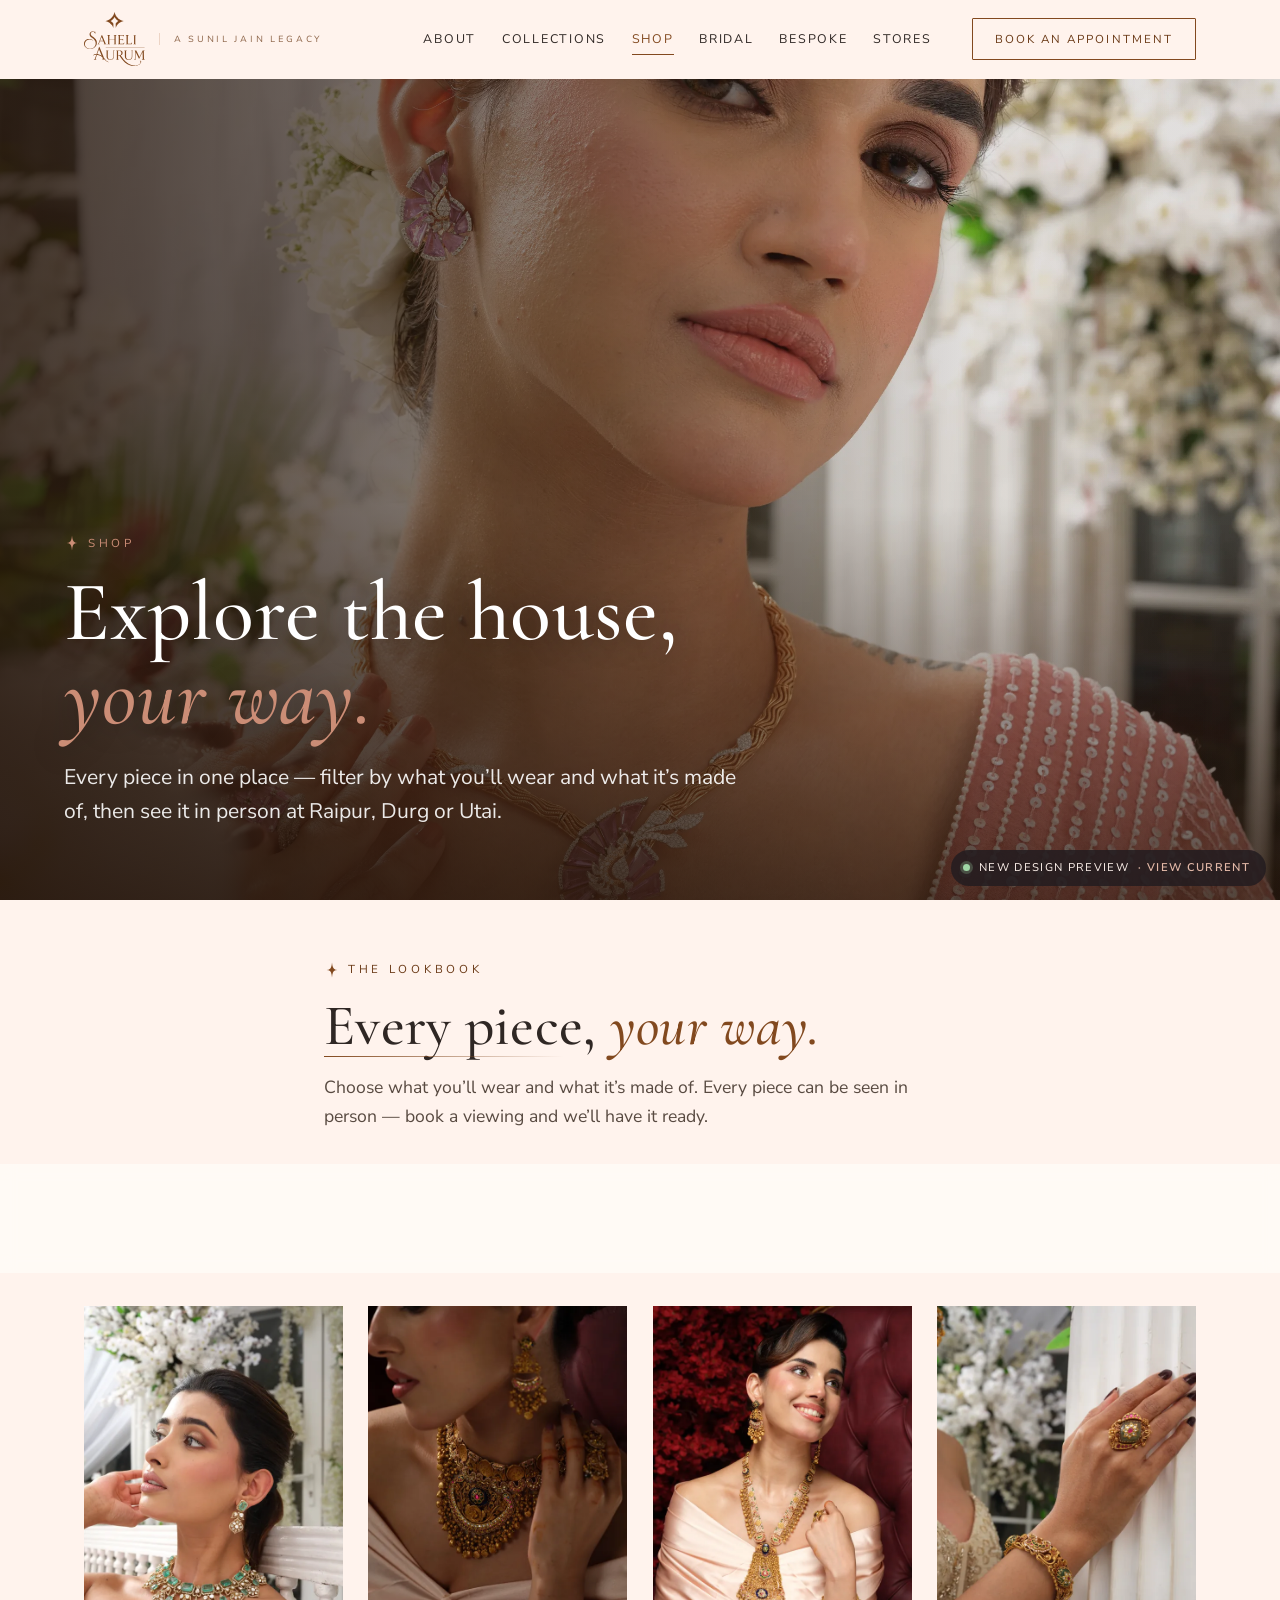
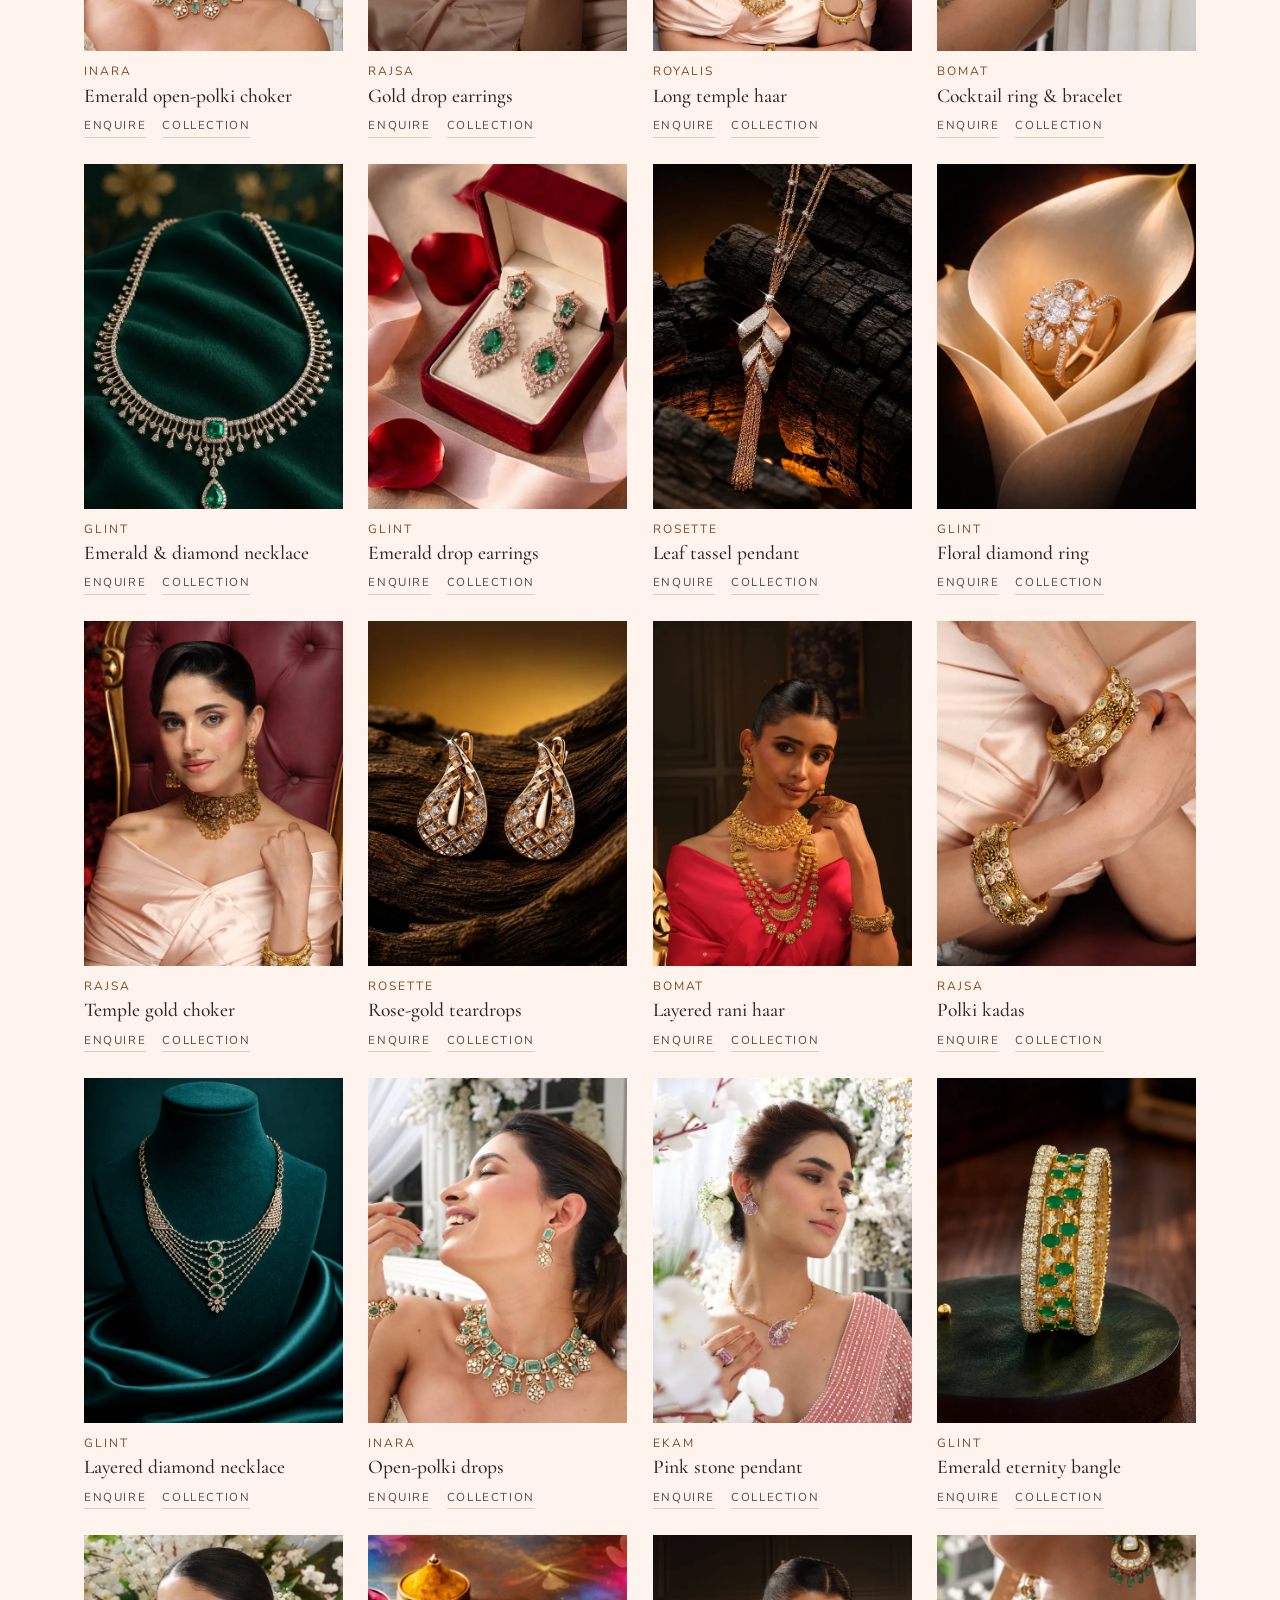
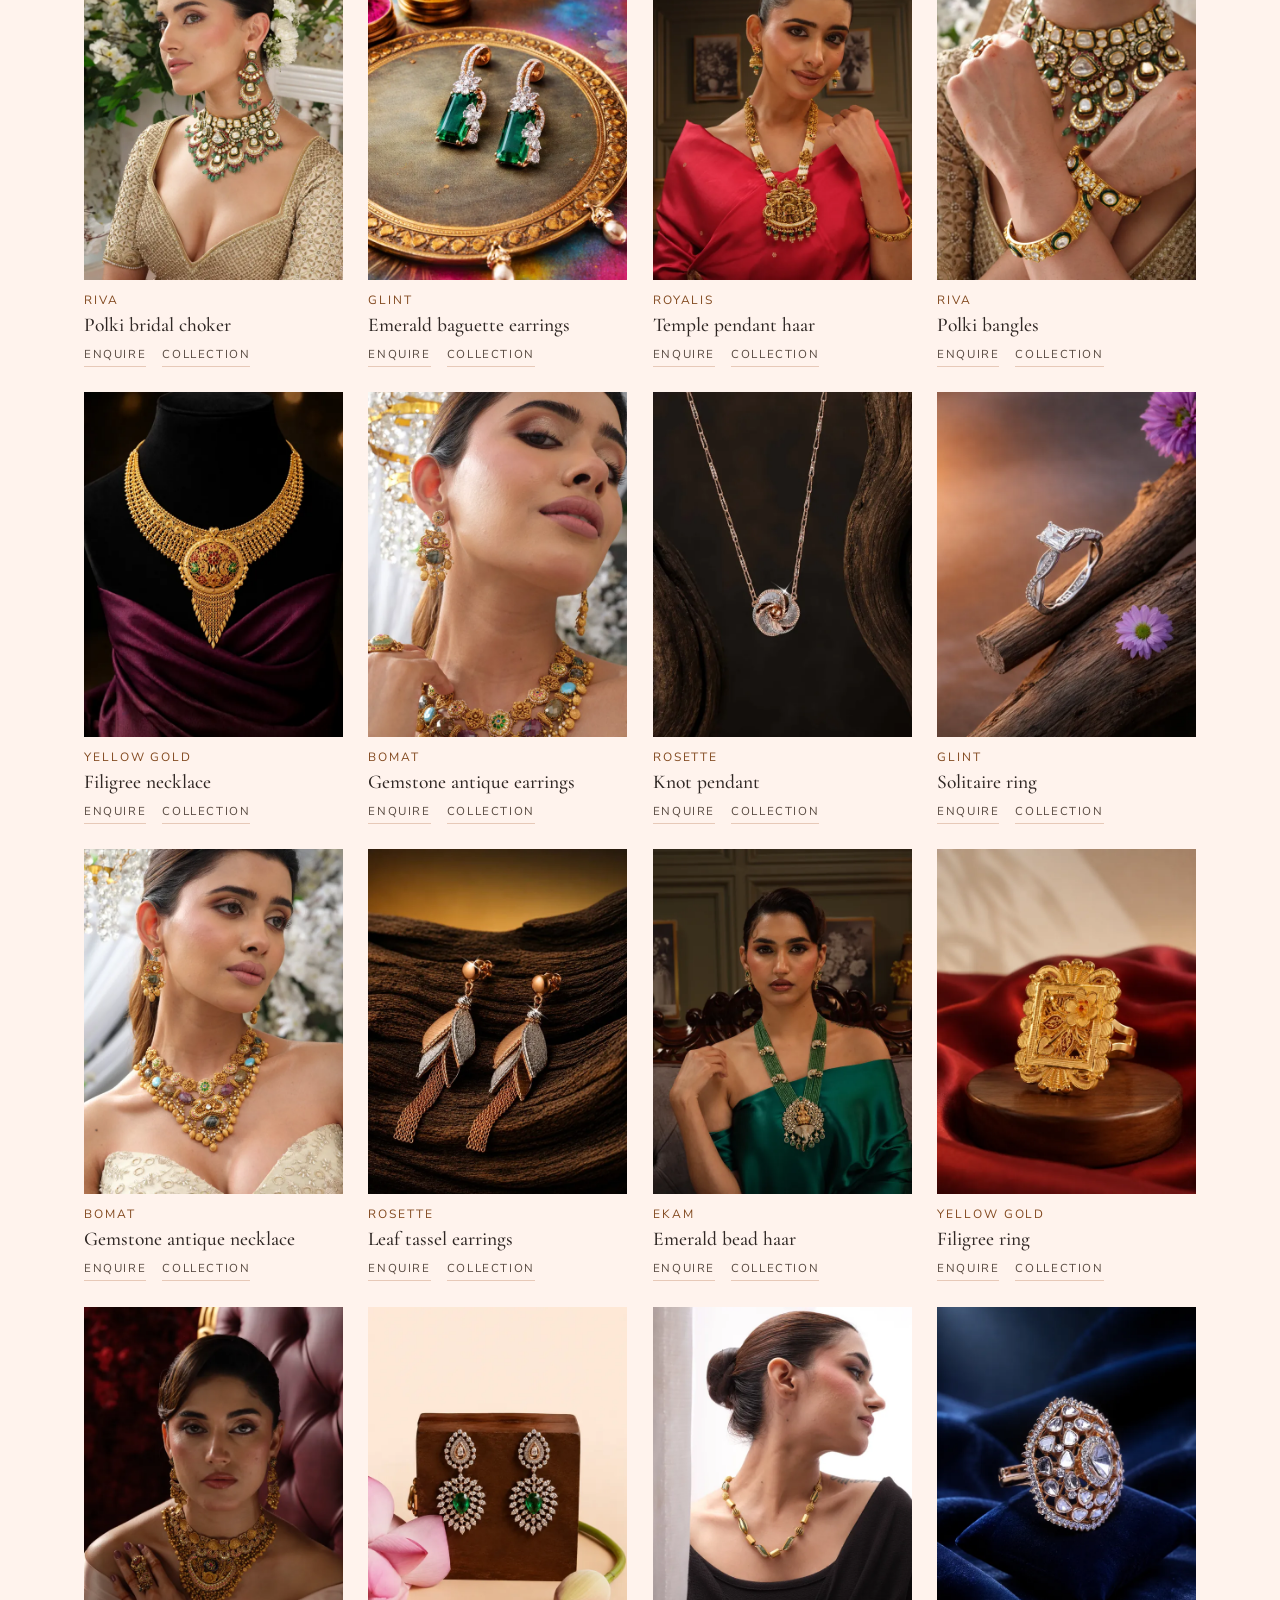
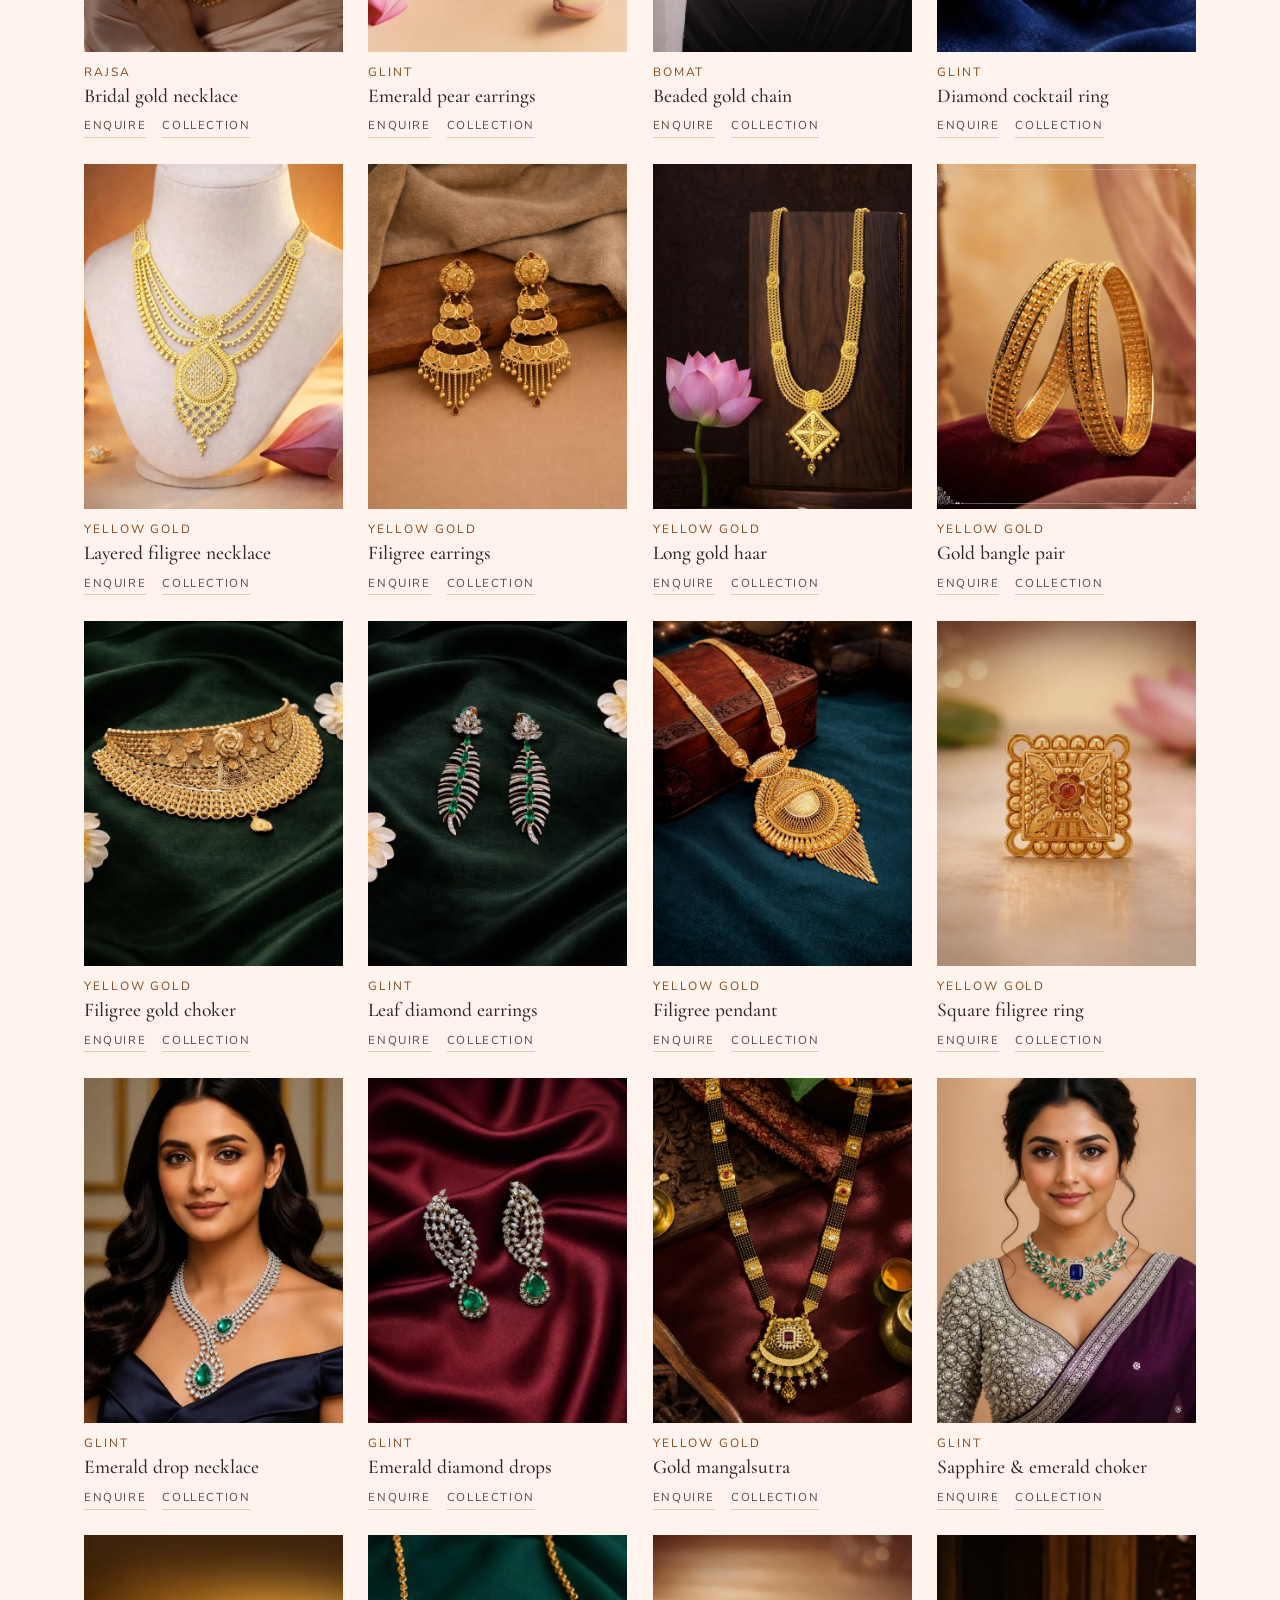
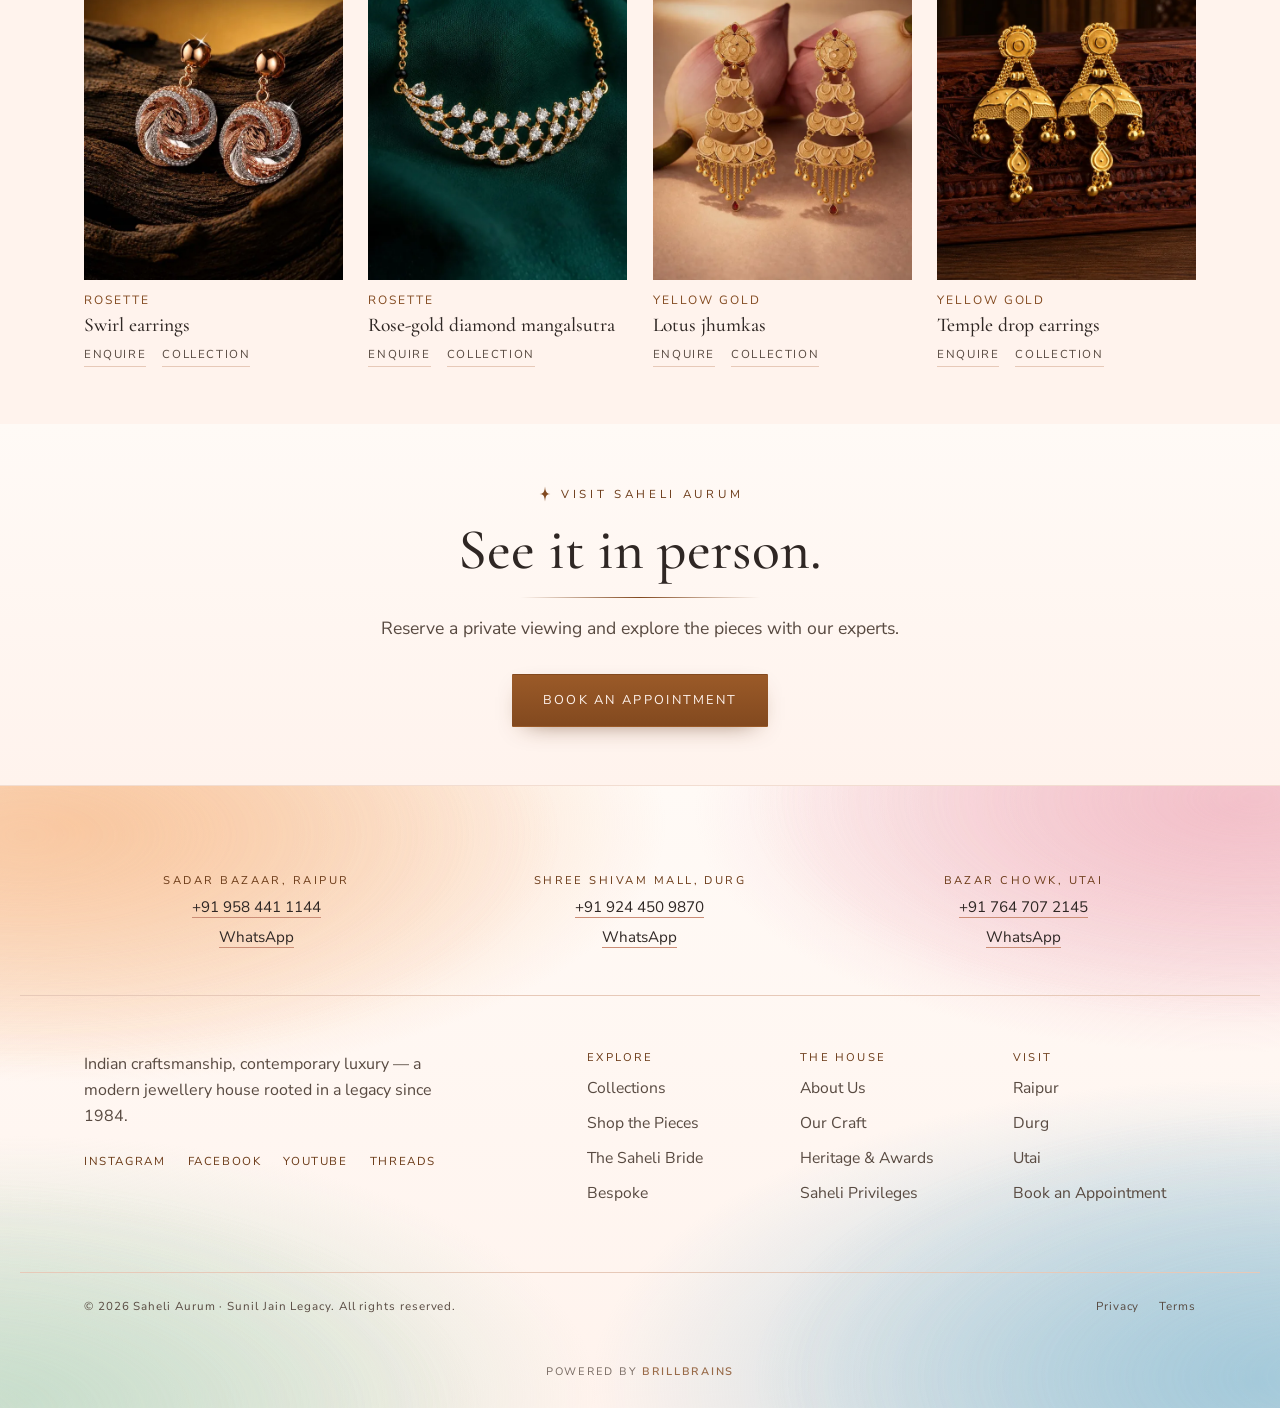
<file: new/shop.html>
<!DOCTYPE html>
<html lang="en">
<head>
<meta charset="UTF-8" />
<meta name="viewport" content="width=device-width, initial-scale=1.0" />
<title>Shop the Pieces — Saheli Aurum (new design preview)</title>
<meta name="description" content="Browse Saheli Aurum pieces by necklace, earring, ring or bangle, and by polki, gold, diamond, rose gold or gemstone." />
<meta name="robots" content="noindex, nofollow" />
<link rel="icon" type="image/svg+xml" href="/assets/img/favicon.svg?v=31" />
<meta name="theme-color" content="#fff3ed" />
<link rel="preconnect" href="https://fonts.googleapis.com" />
<link rel="preconnect" href="https://fonts.gstatic.com" crossorigin />
<link href="https://fonts.googleapis.com/css2?family=Cormorant+Garamond:ital,wght@0,400;0,500;0,600;1,400;1,500&family=Nunito+Sans:ital,opsz,wght@0,6..12,300;0,6..12,400;0,6..12,600;0,6..12,700;1,6..12,400&display=swap" rel="stylesheet" />
<link rel="preload" as="image" href="/assets/img/heroes/shop.webp?v=31" fetchpriority="high" />
<link rel="stylesheet" href="/assets/css/styles.css?v=31" />
<link rel="stylesheet" href="/assets/css/pages.css?v=31" />
<link rel="stylesheet" href="/new/assets/new.css?v=3" />
</head>
<body data-page="shop" class="np np-shop">
<div class="topbar" id="topbar"><header class="site-header" id="siteHeader"><div class="wrap site-header__inner"><button class="nav-toggle" id="navToggle" aria-label="Open menu" aria-expanded="false"><span></span><span></span><span></span></button><a class="brand" href="/new" aria-label="Saheli Aurum home"><img class="brand__logo" src="/assets/img/logo-stack.svg?v=31" alt="Saheli Aurum" width="61" height="54" /><span class="brand__legacy">A&nbsp;Sunil&nbsp;Jain&nbsp;Legacy</span></a><nav class="nav" id="primaryNav" aria-label="Primary"><a href="/new/about" data-nav="about">About</a><a href="/new/collections" data-nav="collections">Collections</a><a href="/new/shop" data-nav="shop">Shop</a><a href="/new/bridal" data-nav="bridal">Bridal</a><a href="/new/bespoke" data-nav="bespoke">Bespoke</a><a href="/new/stores" data-nav="stores">Stores</a></nav><div class="site-header__cta"><a class="btn btn--outline btn--sm" href="/new/stores#appointment">Book an Appointment</a></div></div></header></div>
<main>
  <section class="leaf">
    <div class="leaf__media" style="--src:url('/assets/img/heroes/shop.webp?v=31');--ar:6/5;--leaf-fade:14%"><img src="/assets/img/heroes/shop.webp?v=31" alt="A Saheli Aurum amethyst pendant, earrings and ring worn with a rose lehenga" fetchpriority="high" width="2400" height="2000" /></div>
    <div class="leaf__scrim"></div>
    <div class="wrap leaf__inner">
      <p class="hallmark hallmark--light reveal"><span class="aurum-star" aria-hidden="true"><svg viewBox="0 0 24 24"><path d="M12 .8C12.6 6.7 13.5 10.6 17.3 11.5C19 11.9 21.2 12 23.2 12C21.2 12 19 12.1 17.3 12.5C13.5 13.4 12.6 17.3 12 23.2C11.4 17.3 10.5 13.4 6.7 12.5C5 12.1 2.8 12 .8 12C2.8 12 5 11.9 6.7 11.5C10.5 10.6 11.4 6.7 12 .8Z" fill="currentColor"/></svg></span>Shop</p>
      <h1 class="leaf__title reveal">Explore the house,<br /><em>your way.</em></h1>
      <p class="leaf__lede reveal">Every piece in one place — filter by what you’ll wear and what it’s made of, then see it in person at Raipur, Durg or Utai.</p>
    </div>
  </section>
  <section class="ledger" id="lookbook">
    <div class="wrap ledger__head reveal"><p class="hallmark"><span class="aurum-star" aria-hidden="true"><svg viewBox="0 0 24 24"><path d="M12 .8C12.6 6.7 13.5 10.6 17.3 11.5C19 11.9 21.2 12 23.2 12C21.2 12 19 12.1 17.3 12.5C13.5 13.4 12.6 17.3 12 23.2C11.4 17.3 10.5 13.4 6.7 12.5C5 12.1 2.8 12 .8 12C2.8 12 5 11.9 6.7 11.5C10.5 10.6 11.4 6.7 12 .8Z" fill="currentColor"/></svg></span>The Lookbook</p><h2 class="ledger__title">Every piece, <em>your way.</em></h2><span class="scribe"></span>
      <p class="ledger__intro">Choose what you’ll wear and what it’s made of. Every piece can be seen in person — book a viewing and we’ll have it ready.</p></div>
    <div class="lb-bar np-sticky"><div class="wrap">
      <div class="lb-row" data-lb-group="cat" role="group" aria-label="Filter by piece"><span class="lb-row__k">Piece</span><button class="lb-chip" type="button" data-value="all" aria-pressed="true">All</button><button class="lb-chip" type="button" data-value="neck" aria-pressed="false">Necklaces &amp; Chokers</button><button class="lb-chip" type="button" data-value="long" aria-pressed="false">Long &amp; Pendants</button><button class="lb-chip" type="button" data-value="ear" aria-pressed="false">Earrings</button><button class="lb-chip" type="button" data-value="hand" aria-pressed="false">Rings &amp; Bangles</button></div>
      <div class="lb-row" data-lb-group="mat" role="group" aria-label="Filter by material"><span class="lb-row__k">Made of</span><button class="lb-chip" type="button" data-value="all" aria-pressed="true">All</button><button class="lb-chip" type="button" data-value="polki" aria-pressed="false">Polki</button><button class="lb-chip" type="button" data-value="gold" aria-pressed="false">Heritage Gold</button><button class="lb-chip" type="button" data-value="diamond" aria-pressed="false">Diamond</button><button class="lb-chip" type="button" data-value="rose" aria-pressed="false">Rose Gold</button><button class="lb-chip" type="button" data-value="gem" aria-pressed="false">Gemstone</button><span class="lb-count" data-lb-count aria-live="polite">48 pieces</span></div>
    </div></div>
    <div class="wrap"><div class="lb-grid" data-lookbook>
<article class="lb-card" data-cat="neck" data-mat="polki"><a class="lb-card__img" href="/new/collections#inara"><img src="/assets/img/pieces/neck-inara.webp" alt="Emerald open-polki choker from the Inara collection" loading="lazy" width="600" height="800" /></a><div class="lb-card__meta"><span class="lb-card__col">Inara</span><h3 class="lb-card__name">Emerald open-polki choker</h3><div class="lb-card__act"><a href="/new/stores?collection=Inara#appointment">Enquire</a><a href="/new/collections#inara">Collection</a></div></div></article>
<article class="lb-card" data-cat="ear" data-mat="gold"><a class="lb-card__img" href="/new/collections#rajsa"><img src="/assets/img/pieces/ear-rajsa.webp" alt="Gold drop earrings from the Rajsa collection" loading="lazy" width="600" height="800" /></a><div class="lb-card__meta"><span class="lb-card__col">Rajsa</span><h3 class="lb-card__name">Gold drop earrings</h3><div class="lb-card__act"><a href="/new/stores?collection=Rajsa#appointment">Enquire</a><a href="/new/collections#rajsa">Collection</a></div></div></article>
<article class="lb-card" data-cat="long" data-mat="gold"><a class="lb-card__img" href="/new/collections#royalis"><img src="/assets/img/pieces/long-royalis-haar.webp" alt="Long temple gold haar from the Royalis collection" loading="lazy" width="600" height="800" /></a><div class="lb-card__meta"><span class="lb-card__col">Royalis</span><h3 class="lb-card__name">Long temple haar</h3><div class="lb-card__act"><a href="/new/stores?collection=Royalis#appointment">Enquire</a><a href="/new/collections#royalis">Collection</a></div></div></article>
<article class="lb-card" data-cat="hand" data-mat="gold"><a class="lb-card__img" href="/new/collections#bomat"><img src="/assets/img/pieces/hand-bomat-ring.webp" alt="Cocktail ring and bracelet from the Bomat collection" loading="lazy" width="600" height="800" /></a><div class="lb-card__meta"><span class="lb-card__col">Bomat</span><h3 class="lb-card__name">Cocktail ring &amp; bracelet</h3><div class="lb-card__act"><a href="/new/stores?collection=Bomat#appointment">Enquire</a><a href="/new/collections#bomat">Collection</a></div></div></article>
<article class="lb-card" data-cat="neck" data-mat="diamond"><a class="lb-card__img" href="/new/collections#glint"><img src="/assets/img/pieces/neck-glint-velvet.webp" alt="Emerald and diamond necklace from the Glint collection" loading="lazy" width="600" height="800" /></a><div class="lb-card__meta"><span class="lb-card__col">Glint</span><h3 class="lb-card__name">Emerald &amp; diamond necklace</h3><div class="lb-card__act"><a href="/new/stores?collection=Glint#appointment">Enquire</a><a href="/new/collections#glint">Collection</a></div></div></article>
<article class="lb-card" data-cat="ear" data-mat="diamond"><a class="lb-card__img" href="/new/collections#glint"><img src="/assets/img/pieces/ear-glint-box.webp" alt="Emerald drop earrings from the Glint collection" loading="lazy" width="600" height="800" /></a><div class="lb-card__meta"><span class="lb-card__col">Glint</span><h3 class="lb-card__name">Emerald drop earrings</h3><div class="lb-card__act"><a href="/new/stores?collection=Glint#appointment">Enquire</a><a href="/new/collections#glint">Collection</a></div></div></article>
<article class="lb-card" data-cat="long" data-mat="rose"><a class="lb-card__img" href="/new/collections#rosette"><img src="/assets/img/pieces/long-rosette-tassel.webp" alt="Rose gold leaf tassel pendant from the Rosette collection" loading="lazy" width="600" height="800" /></a><div class="lb-card__meta"><span class="lb-card__col">Rosette</span><h3 class="lb-card__name">Leaf tassel pendant</h3><div class="lb-card__act"><a href="/new/stores?collection=Rosette#appointment">Enquire</a><a href="/new/collections#rosette">Collection</a></div></div></article>
<article class="lb-card" data-cat="hand" data-mat="diamond"><a class="lb-card__img" href="/new/collections#glint"><img src="/assets/img/pieces/hand-glint-lily.webp" alt="Floral diamond ring from the Glint collection" loading="lazy" width="600" height="800" /></a><div class="lb-card__meta"><span class="lb-card__col">Glint</span><h3 class="lb-card__name">Floral diamond ring</h3><div class="lb-card__act"><a href="/new/stores?collection=Glint#appointment">Enquire</a><a href="/new/collections#glint">Collection</a></div></div></article>
<article class="lb-card" data-cat="neck" data-mat="gold"><a class="lb-card__img" href="/new/collections#rajsa"><img src="/assets/img/pieces/neck-rajsa-choker.webp" alt="Temple gold choker from the Rajsa collection" loading="lazy" width="600" height="800" /></a><div class="lb-card__meta"><span class="lb-card__col">Rajsa</span><h3 class="lb-card__name">Temple gold choker</h3><div class="lb-card__act"><a href="/new/stores?collection=Rajsa#appointment">Enquire</a><a href="/new/collections#rajsa">Collection</a></div></div></article>
<article class="lb-card" data-cat="ear" data-mat="rose"><a class="lb-card__img" href="/new/collections#rosette"><img src="/assets/img/pieces/ear-rosette-drop.webp" alt="Rose gold teardrop earrings from the Rosette collection" loading="lazy" width="600" height="800" /></a><div class="lb-card__meta"><span class="lb-card__col">Rosette</span><h3 class="lb-card__name">Rose-gold teardrops</h3><div class="lb-card__act"><a href="/new/stores?collection=Rosette#appointment">Enquire</a><a href="/new/collections#rosette">Collection</a></div></div></article>
<article class="lb-card" data-cat="long" data-mat="gold"><a class="lb-card__img" href="/new/collections#bomat"><img src="/assets/img/pieces/long-bomat-rani.webp" alt="Layered gold rani haar from the Bomat collection" loading="lazy" width="600" height="800" /></a><div class="lb-card__meta"><span class="lb-card__col">Bomat</span><h3 class="lb-card__name">Layered rani haar</h3><div class="lb-card__act"><a href="/new/stores?collection=Bomat#appointment">Enquire</a><a href="/new/collections#bomat">Collection</a></div></div></article>
<article class="lb-card" data-cat="hand" data-mat="gold"><a class="lb-card__img" href="/new/collections#rajsa"><img src="/assets/img/pieces/hand-rajsa-kada.webp" alt="Polki kadas from the Rajsa collection" loading="lazy" width="600" height="800" /></a><div class="lb-card__meta"><span class="lb-card__col">Rajsa</span><h3 class="lb-card__name">Polki kadas</h3><div class="lb-card__act"><a href="/new/stores?collection=Rajsa#appointment">Enquire</a><a href="/new/collections#rajsa">Collection</a></div></div></article>
<article class="lb-card" data-cat="neck" data-mat="diamond"><a class="lb-card__img" href="/new/collections#glint"><img src="/assets/img/pieces/neck-glint-layered.webp" alt="Layered diamond necklace from the Glint collection" loading="lazy" width="600" height="800" /></a><div class="lb-card__meta"><span class="lb-card__col">Glint</span><h3 class="lb-card__name">Layered diamond necklace</h3><div class="lb-card__act"><a href="/new/stores?collection=Glint#appointment">Enquire</a><a href="/new/collections#glint">Collection</a></div></div></article>
<article class="lb-card" data-cat="ear" data-mat="polki"><a class="lb-card__img" href="/new/collections#inara"><img src="/assets/img/pieces/ear-inara.webp" alt="Open-polki drop earrings from the Inara collection" loading="lazy" width="600" height="800" /></a><div class="lb-card__meta"><span class="lb-card__col">Inara</span><h3 class="lb-card__name">Open-polki drops</h3><div class="lb-card__act"><a href="/new/stores?collection=Inara#appointment">Enquire</a><a href="/new/collections#inara">Collection</a></div></div></article>
<article class="lb-card" data-cat="long" data-mat="gem"><a class="lb-card__img" href="/new/collections#ekam"><img src="/assets/img/pieces/long-ekam-peacock.webp" alt="Pink stone pendant necklace from the Ekam collection" loading="lazy" width="600" height="800" /></a><div class="lb-card__meta"><span class="lb-card__col">Ekam</span><h3 class="lb-card__name">Pink stone pendant</h3><div class="lb-card__act"><a href="/new/stores?collection=Ekam#appointment">Enquire</a><a href="/new/collections#ekam">Collection</a></div></div></article>
<article class="lb-card" data-cat="hand" data-mat="diamond"><a class="lb-card__img" href="/new/collections#glint"><img src="/assets/img/pieces/hand-glint-bangle.webp" alt="Emerald eternity bangle from the Glint collection" loading="lazy" width="600" height="800" /></a><div class="lb-card__meta"><span class="lb-card__col">Glint</span><h3 class="lb-card__name">Emerald eternity bangle</h3><div class="lb-card__act"><a href="/new/stores?collection=Glint#appointment">Enquire</a><a href="/new/collections#glint">Collection</a></div></div></article>
<article class="lb-card" data-cat="neck" data-mat="polki"><a class="lb-card__img" href="/new/collections#riva"><img src="/assets/img/pieces/neck-riva.webp" alt="Polki bridal choker from the Riva collection" loading="lazy" width="600" height="800" /></a><div class="lb-card__meta"><span class="lb-card__col">Riva</span><h3 class="lb-card__name">Polki bridal choker</h3><div class="lb-card__act"><a href="/new/stores?collection=Riva#appointment">Enquire</a><a href="/new/collections#riva">Collection</a></div></div></article>
<article class="lb-card" data-cat="ear" data-mat="diamond"><a class="lb-card__img" href="/new/collections#glint"><img src="/assets/img/pieces/ear-glint-baguette.webp" alt="Emerald baguette earrings from the Glint collection" loading="lazy" width="600" height="800" /></a><div class="lb-card__meta"><span class="lb-card__col">Glint</span><h3 class="lb-card__name">Emerald baguette earrings</h3><div class="lb-card__act"><a href="/new/stores?collection=Glint#appointment">Enquire</a><a href="/new/collections#glint">Collection</a></div></div></article>
<article class="lb-card" data-cat="long" data-mat="gold"><a class="lb-card__img" href="/new/collections#royalis"><img src="/assets/img/pieces/long-royalis-temple.webp" alt="Temple pendant haar from the Royalis collection" loading="lazy" width="600" height="800" /></a><div class="lb-card__meta"><span class="lb-card__col">Royalis</span><h3 class="lb-card__name">Temple pendant haar</h3><div class="lb-card__act"><a href="/new/stores?collection=Royalis#appointment">Enquire</a><a href="/new/collections#royalis">Collection</a></div></div></article>
<article class="lb-card" data-cat="hand" data-mat="polki"><a class="lb-card__img" href="/new/collections#riva"><img src="/assets/img/pieces/hand-riva-bangles.webp" alt="Polki bangles from the Riva collection" loading="lazy" width="600" height="800" /></a><div class="lb-card__meta"><span class="lb-card__col">Riva</span><h3 class="lb-card__name">Polki bangles</h3><div class="lb-card__act"><a href="/new/stores?collection=Riva#appointment">Enquire</a><a href="/new/collections#riva">Collection</a></div></div></article>
<article class="lb-card" data-cat="neck" data-mat="gold"><a class="lb-card__img" href="/new/collections"><img src="/assets/img/pieces/neck-yellow.webp" alt="Filigree yellow gold necklace" loading="lazy" width="600" height="800" /></a><div class="lb-card__meta"><span class="lb-card__col">Yellow Gold</span><h3 class="lb-card__name">Filigree necklace</h3><div class="lb-card__act"><a href="/new/stores?collection=Yellow%20Gold#appointment">Enquire</a><a href="/new/collections">Collection</a></div></div></article>
<article class="lb-card" data-cat="ear" data-mat="gold"><a class="lb-card__img" href="/new/collections#bomat"><img src="/assets/img/pieces/ear-bomat.webp" alt="Gemstone antique gold earrings from the Bomat collection" loading="lazy" width="600" height="800" /></a><div class="lb-card__meta"><span class="lb-card__col">Bomat</span><h3 class="lb-card__name">Gemstone antique earrings</h3><div class="lb-card__act"><a href="/new/stores?collection=Bomat#appointment">Enquire</a><a href="/new/collections#bomat">Collection</a></div></div></article>
<article class="lb-card" data-cat="long" data-mat="rose"><a class="lb-card__img" href="/new/collections#rosette"><img src="/assets/img/pieces/long-rosette-knot.webp" alt="Rose gold knot pendant from the Rosette collection" loading="lazy" width="600" height="800" /></a><div class="lb-card__meta"><span class="lb-card__col">Rosette</span><h3 class="lb-card__name">Knot pendant</h3><div class="lb-card__act"><a href="/new/stores?collection=Rosette#appointment">Enquire</a><a href="/new/collections#rosette">Collection</a></div></div></article>
<article class="lb-card" data-cat="hand" data-mat="diamond"><a class="lb-card__img" href="/new/collections#glint"><img src="/assets/img/pieces/hand-glint-solitaire.webp" alt="Solitaire diamond ring from the Glint collection" loading="lazy" width="600" height="800" /></a><div class="lb-card__meta"><span class="lb-card__col">Glint</span><h3 class="lb-card__name">Solitaire ring</h3><div class="lb-card__act"><a href="/new/stores?collection=Glint#appointment">Enquire</a><a href="/new/collections#glint">Collection</a></div></div></article>
<article class="lb-card" data-cat="neck" data-mat="gold"><a class="lb-card__img" href="/new/collections#bomat"><img src="/assets/img/pieces/neck-bomat.webp" alt="Gemstone antique gold necklace from the Bomat collection" loading="lazy" width="600" height="800" /></a><div class="lb-card__meta"><span class="lb-card__col">Bomat</span><h3 class="lb-card__name">Gemstone antique necklace</h3><div class="lb-card__act"><a href="/new/stores?collection=Bomat#appointment">Enquire</a><a href="/new/collections#bomat">Collection</a></div></div></article>
<article class="lb-card" data-cat="ear" data-mat="rose"><a class="lb-card__img" href="/new/collections#rosette"><img src="/assets/img/pieces/ear-rosette-leaf.webp" alt="Rose gold leaf tassel earrings from the Rosette collection" loading="lazy" width="600" height="800" /></a><div class="lb-card__meta"><span class="lb-card__col">Rosette</span><h3 class="lb-card__name">Leaf tassel earrings</h3><div class="lb-card__act"><a href="/new/stores?collection=Rosette#appointment">Enquire</a><a href="/new/collections#rosette">Collection</a></div></div></article>
<article class="lb-card" data-cat="long" data-mat="gem"><a class="lb-card__img" href="/new/collections#ekam"><img src="/assets/img/pieces/long-ekam-haar.webp" alt="Emerald bead haar from the Ekam collection" loading="lazy" width="600" height="800" /></a><div class="lb-card__meta"><span class="lb-card__col">Ekam</span><h3 class="lb-card__name">Emerald bead haar</h3><div class="lb-card__act"><a href="/new/stores?collection=Ekam#appointment">Enquire</a><a href="/new/collections#ekam">Collection</a></div></div></article>
<article class="lb-card" data-cat="hand" data-mat="gold"><a class="lb-card__img" href="/new/collections"><img src="/assets/img/pieces/hand-yellow-ring.webp" alt="Filigree yellow gold ring" loading="lazy" width="600" height="800" /></a><div class="lb-card__meta"><span class="lb-card__col">Yellow Gold</span><h3 class="lb-card__name">Filigree ring</h3><div class="lb-card__act"><a href="/new/stores?collection=Yellow%20Gold#appointment">Enquire</a><a href="/new/collections">Collection</a></div></div></article>
<article class="lb-card" data-cat="neck" data-mat="gold"><a class="lb-card__img" href="/new/collections#rajsa"><img src="/assets/img/pieces/neck-rajsa-bridal.webp" alt="Bridal gold necklace from the Rajsa collection" loading="lazy" width="600" height="800" /></a><div class="lb-card__meta"><span class="lb-card__col">Rajsa</span><h3 class="lb-card__name">Bridal gold necklace</h3><div class="lb-card__act"><a href="/new/stores?collection=Rajsa#appointment">Enquire</a><a href="/new/collections#rajsa">Collection</a></div></div></article>
<article class="lb-card" data-cat="ear" data-mat="diamond"><a class="lb-card__img" href="/new/collections#glint"><img src="/assets/img/pieces/ear-glint-pear.webp" alt="Emerald pear earrings from the Glint collection" loading="lazy" width="600" height="800" /></a><div class="lb-card__meta"><span class="lb-card__col">Glint</span><h3 class="lb-card__name">Emerald pear earrings</h3><div class="lb-card__act"><a href="/new/stores?collection=Glint#appointment">Enquire</a><a href="/new/collections#glint">Collection</a></div></div></article>
<article class="lb-card" data-cat="long" data-mat="gold"><a class="lb-card__img" href="/new/collections#bomat"><img src="/assets/img/pieces/long-bomat-chain.webp" alt="Beaded antique gold chain from the Bomat collection" loading="lazy" width="600" height="800" /></a><div class="lb-card__meta"><span class="lb-card__col">Bomat</span><h3 class="lb-card__name">Beaded gold chain</h3><div class="lb-card__act"><a href="/new/stores?collection=Bomat#appointment">Enquire</a><a href="/new/collections#bomat">Collection</a></div></div></article>
<article class="lb-card" data-cat="hand" data-mat="diamond"><a class="lb-card__img" href="/new/collections#glint"><img src="/assets/img/pieces/hand-glint-cocktail.webp" alt="Diamond cocktail ring from the Glint collection" loading="lazy" width="600" height="800" /></a><div class="lb-card__meta"><span class="lb-card__col">Glint</span><h3 class="lb-card__name">Diamond cocktail ring</h3><div class="lb-card__act"><a href="/new/stores?collection=Glint#appointment">Enquire</a><a href="/new/collections#glint">Collection</a></div></div></article>
<article class="lb-card" data-cat="neck" data-mat="gold"><a class="lb-card__img" href="/new/collections"><img src="/assets/img/pieces/neck-yellow-layered.webp" alt="Layered filigree necklace — Yellow Gold" loading="lazy" width="600" height="800" /></a><div class="lb-card__meta"><span class="lb-card__col">Yellow Gold</span><h3 class="lb-card__name">Layered filigree necklace</h3><div class="lb-card__act"><a href="/new/stores?collection=Yellow%20Gold#appointment">Enquire</a><a href="/new/collections">Collection</a></div></div></article>
<article class="lb-card" data-cat="ear" data-mat="gold"><a class="lb-card__img" href="/new/collections"><img src="/assets/img/pieces/ear-yellow.webp" alt="Filigree yellow gold earrings" loading="lazy" width="600" height="800" /></a><div class="lb-card__meta"><span class="lb-card__col">Yellow Gold</span><h3 class="lb-card__name">Filigree earrings</h3><div class="lb-card__act"><a href="/new/stores?collection=Yellow%20Gold#appointment">Enquire</a><a href="/new/collections">Collection</a></div></div></article>
<article class="lb-card" data-cat="long" data-mat="gold"><a class="lb-card__img" href="/new/collections"><img src="/assets/img/pieces/long-yellow-haar.webp" alt="Long gold haar — Yellow Gold" loading="lazy" width="600" height="800" /></a><div class="lb-card__meta"><span class="lb-card__col">Yellow Gold</span><h3 class="lb-card__name">Long gold haar</h3><div class="lb-card__act"><a href="/new/stores?collection=Yellow%20Gold#appointment">Enquire</a><a href="/new/collections">Collection</a></div></div></article>
<article class="lb-card" data-cat="hand" data-mat="gold"><a class="lb-card__img" href="/new/collections"><img src="/assets/img/pieces/hand-yellow-bangles.webp" alt="Gold bangle pair — Yellow Gold" loading="lazy" width="600" height="800" /></a><div class="lb-card__meta"><span class="lb-card__col">Yellow Gold</span><h3 class="lb-card__name">Gold bangle pair</h3><div class="lb-card__act"><a href="/new/stores?collection=Yellow%20Gold#appointment">Enquire</a><a href="/new/collections">Collection</a></div></div></article>
<article class="lb-card" data-cat="neck" data-mat="gold"><a class="lb-card__img" href="/new/collections"><img src="/assets/img/pieces/neck-yellow-choker.webp" alt="Filigree gold choker — Yellow Gold" loading="lazy" width="600" height="800" /></a><div class="lb-card__meta"><span class="lb-card__col">Yellow Gold</span><h3 class="lb-card__name">Filigree gold choker</h3><div class="lb-card__act"><a href="/new/stores?collection=Yellow%20Gold#appointment">Enquire</a><a href="/new/collections">Collection</a></div></div></article>
<article class="lb-card" data-cat="ear" data-mat="diamond"><a class="lb-card__img" href="/new/collections#glint"><img src="/assets/img/pieces/ear-glint-leaf.webp" alt="Leaf diamond earrings — Glint" loading="lazy" width="600" height="800" /></a><div class="lb-card__meta"><span class="lb-card__col">Glint</span><h3 class="lb-card__name">Leaf diamond earrings</h3><div class="lb-card__act"><a href="/new/stores?collection=Glint#appointment">Enquire</a><a href="/new/collections#glint">Collection</a></div></div></article>
<article class="lb-card" data-cat="long" data-mat="gold"><a class="lb-card__img" href="/new/collections"><img src="/assets/img/pieces/long-yellow-pendant.webp" alt="Filigree pendant — Yellow Gold" loading="lazy" width="600" height="800" /></a><div class="lb-card__meta"><span class="lb-card__col">Yellow Gold</span><h3 class="lb-card__name">Filigree pendant</h3><div class="lb-card__act"><a href="/new/stores?collection=Yellow%20Gold#appointment">Enquire</a><a href="/new/collections">Collection</a></div></div></article>
<article class="lb-card" data-cat="hand" data-mat="gold"><a class="lb-card__img" href="/new/collections"><img src="/assets/img/pieces/hand-yellow-square.webp" alt="Square filigree ring — Yellow Gold" loading="lazy" width="600" height="800" /></a><div class="lb-card__meta"><span class="lb-card__col">Yellow Gold</span><h3 class="lb-card__name">Square filigree ring</h3><div class="lb-card__act"><a href="/new/stores?collection=Yellow%20Gold#appointment">Enquire</a><a href="/new/collections">Collection</a></div></div></article>
<article class="lb-card" data-cat="neck" data-mat="diamond"><a class="lb-card__img" href="/new/collections#glint"><img src="/assets/img/pieces/neck-glint-navy.webp" alt="Emerald drop necklace — Glint" loading="lazy" width="600" height="800" /></a><div class="lb-card__meta"><span class="lb-card__col">Glint</span><h3 class="lb-card__name">Emerald drop necklace</h3><div class="lb-card__act"><a href="/new/stores?collection=Glint#appointment">Enquire</a><a href="/new/collections#glint">Collection</a></div></div></article>
<article class="lb-card" data-cat="ear" data-mat="diamond"><a class="lb-card__img" href="/new/collections#glint"><img src="/assets/img/pieces/ear-glint-satin.webp" alt="Emerald diamond drops — Glint" loading="lazy" width="600" height="800" /></a><div class="lb-card__meta"><span class="lb-card__col">Glint</span><h3 class="lb-card__name">Emerald diamond drops</h3><div class="lb-card__act"><a href="/new/stores?collection=Glint#appointment">Enquire</a><a href="/new/collections#glint">Collection</a></div></div></article>
<article class="lb-card" data-cat="long" data-mat="gold"><a class="lb-card__img" href="/new/collections"><img src="/assets/img/pieces/long-yellow-mangalsutra.webp" alt="Gold mangalsutra — Yellow Gold" loading="lazy" width="600" height="800" /></a><div class="lb-card__meta"><span class="lb-card__col">Yellow Gold</span><h3 class="lb-card__name">Gold mangalsutra</h3><div class="lb-card__act"><a href="/new/stores?collection=Yellow%20Gold#appointment">Enquire</a><a href="/new/collections">Collection</a></div></div></article>
<article class="lb-card" data-cat="neck" data-mat="diamond"><a class="lb-card__img" href="/new/collections#glint"><img src="/assets/img/pieces/neck-glint-saree.webp" alt="Sapphire and emerald choker — Glint" loading="lazy" width="600" height="800" /></a><div class="lb-card__meta"><span class="lb-card__col">Glint</span><h3 class="lb-card__name">Sapphire &amp; emerald choker</h3><div class="lb-card__act"><a href="/new/stores?collection=Glint#appointment">Enquire</a><a href="/new/collections#glint">Collection</a></div></div></article>
<article class="lb-card" data-cat="ear" data-mat="rose"><a class="lb-card__img" href="/new/collections#rosette"><img src="/assets/img/pieces/ear-rosette-swirl.webp" alt="Swirl earrings — Rosette" loading="lazy" width="600" height="800" /></a><div class="lb-card__meta"><span class="lb-card__col">Rosette</span><h3 class="lb-card__name">Swirl earrings</h3><div class="lb-card__act"><a href="/new/stores?collection=Rosette#appointment">Enquire</a><a href="/new/collections#rosette">Collection</a></div></div></article>
<article class="lb-card" data-cat="neck" data-mat="rose"><a class="lb-card__img" href="/new/collections#rosette"><img src="/assets/img/pieces/neck-rosette-green.webp" alt="Rose-gold diamond mangalsutra — Rosette" loading="lazy" width="600" height="800" /></a><div class="lb-card__meta"><span class="lb-card__col">Rosette</span><h3 class="lb-card__name">Rose-gold diamond mangalsutra</h3><div class="lb-card__act"><a href="/new/stores?collection=Rosette#appointment">Enquire</a><a href="/new/collections#rosette">Collection</a></div></div></article>
<article class="lb-card" data-cat="ear" data-mat="gold"><a class="lb-card__img" href="/new/collections"><img src="/assets/img/pieces/ear-yellow-lotus.webp" alt="Lotus jhumkas — Yellow Gold" loading="lazy" width="600" height="800" /></a><div class="lb-card__meta"><span class="lb-card__col">Yellow Gold</span><h3 class="lb-card__name">Lotus jhumkas</h3><div class="lb-card__act"><a href="/new/stores?collection=Yellow%20Gold#appointment">Enquire</a><a href="/new/collections">Collection</a></div></div></article>
<article class="lb-card" data-cat="ear" data-mat="gold"><a class="lb-card__img" href="/new/collections"><img src="/assets/img/pieces/ear-yellow-carved.webp" alt="Temple drop earrings — Yellow Gold" loading="lazy" width="600" height="800" /></a><div class="lb-card__meta"><span class="lb-card__col">Yellow Gold</span><h3 class="lb-card__name">Temple drop earrings</h3><div class="lb-card__act"><a href="/new/stores?collection=Yellow%20Gold#appointment">Enquire</a><a href="/new/collections">Collection</a></div></div></article>
    </div><p class="lb-empty" data-lb-empty hidden>No pieces match both filters yet — try another combination.</p></div>
  </section>
  <section class="ledger ledger--paper cta-leaf">
    <div class="wrap reveal">
      <p class="hallmark" style="justify-content:center"><span class="aurum-star" aria-hidden="true"><svg viewBox="0 0 24 24"><path d="M12 .8C12.6 6.7 13.5 10.6 17.3 11.5C19 11.9 21.2 12 23.2 12C21.2 12 19 12.1 17.3 12.5C13.5 13.4 12.6 17.3 12 23.2C11.4 17.3 10.5 13.4 6.7 12.5C5 12.1 2.8 12 .8 12C2.8 12 5 11.9 6.7 11.5C10.5 10.6 11.4 6.7 12 .8Z" fill="currentColor"/></svg></span>Visit Saheli Aurum</p>
      <h2 class="ledger__title">See it in person.</h2>
      <span class="scribe scribe--center"></span>
      <p class="ledger__intro" style="margin:1rem auto 2rem;text-align:center">Reserve a private viewing and explore the pieces with our experts.</p>
      <a class="btn btn--gold" href="/new/stores?type=viewing#appointment">Book an Appointment</a>
    </div>
  </section>
</main>
<footer class="site-footer">
  <div class="wrap site-footer__addresses stagger"><div class="faddr"><h4>Sadar Bazaar, Raipur</h4><p><a href="tel:+919584411144">+91 958 441 1144</a></p><p><a href="https://wa.me/919584411144" target="_blank" rel="noopener noreferrer">WhatsApp</a></p></div><div class="faddr"><h4>Shree Shivam Mall, Durg</h4><p><a href="tel:+919244509870">+91 924 450 9870</a></p><p><a href="https://wa.me/919244509870" target="_blank" rel="noopener noreferrer">WhatsApp</a></p></div><div class="faddr"><h4>Bazar Chowk, Utai</h4><p><a href="tel:+917647072145">+91 764 707 2145</a></p><p><a href="https://wa.me/917647072145" target="_blank" rel="noopener noreferrer">WhatsApp</a></p></div></div><div class="wrap site-footer__top"><div class="site-footer__brand"><p class="site-footer__tag">Indian craftsmanship, contemporary luxury — a modern jewellery house rooted in a legacy since 1984.</p><div class="social" aria-label="Social links"><a href="https://www.instagram.com/sahelijewellers" target="_blank" rel="noopener noreferrer" aria-label="Saheli Jewellers on Instagram">Instagram</a><a href="https://www.facebook.com/people/Saheli-Jewellers/61592481073613/" target="_blank" rel="noopener noreferrer" aria-label="Saheli Jewellers on Facebook">Facebook</a><a href="https://www.youtube.com/@sahelijewellerschattisgarh" target="_blank" rel="noopener noreferrer" aria-label="Saheli Jewellers on YouTube">YouTube</a><a href="https://www.threads.com/@sahelijewellers" target="_blank" rel="noopener noreferrer" aria-label="Saheli Jewellers on Threads">Threads</a></div></div><nav class="site-footer__nav" aria-label="Footer"><div><h4>Explore</h4><a href="/new/collections">Collections</a><a href="/new/shop">Shop the Pieces</a><a href="/new/bridal">The Saheli Bride</a><a href="/new/bespoke">Bespoke</a></div><div><h4>The House</h4><a href="/new/about">About Us</a><a href="/new/about#craft">Our Craft</a><a href="/new/about#recognition">Heritage &amp; Awards</a><a href="/new#privileges">Saheli Privileges</a></div><div><h4>Visit</h4><a href="/new/stores#raipur">Raipur</a><a href="/new/stores#durg">Durg</a><a href="/new/stores#utai">Utai</a><a href="/new/stores#appointment">Book an Appointment</a></div></nav></div><div class="wrap site-footer__base"><span>© <span id="year">2026</span> Saheli Aurum · Sunil Jain Legacy. All rights reserved.</span><span class="site-footer__legal"><a href="#">Privacy</a><a href="#">Terms</a></span></div><div class="site-footer__credit"><a href="https://brillbrainsconsultants.com/" target="_blank" rel="noopener">Powered by <strong>BrillBrains</strong></a></div></footer>
<a class="np-compare" href="/shop">New design preview <b>· View current</b></a>
<script src="/assets/js/main.js?v=31"></script>
<script src="/new/assets/new.js?v=3"></script>
</body>
</html>
</file>
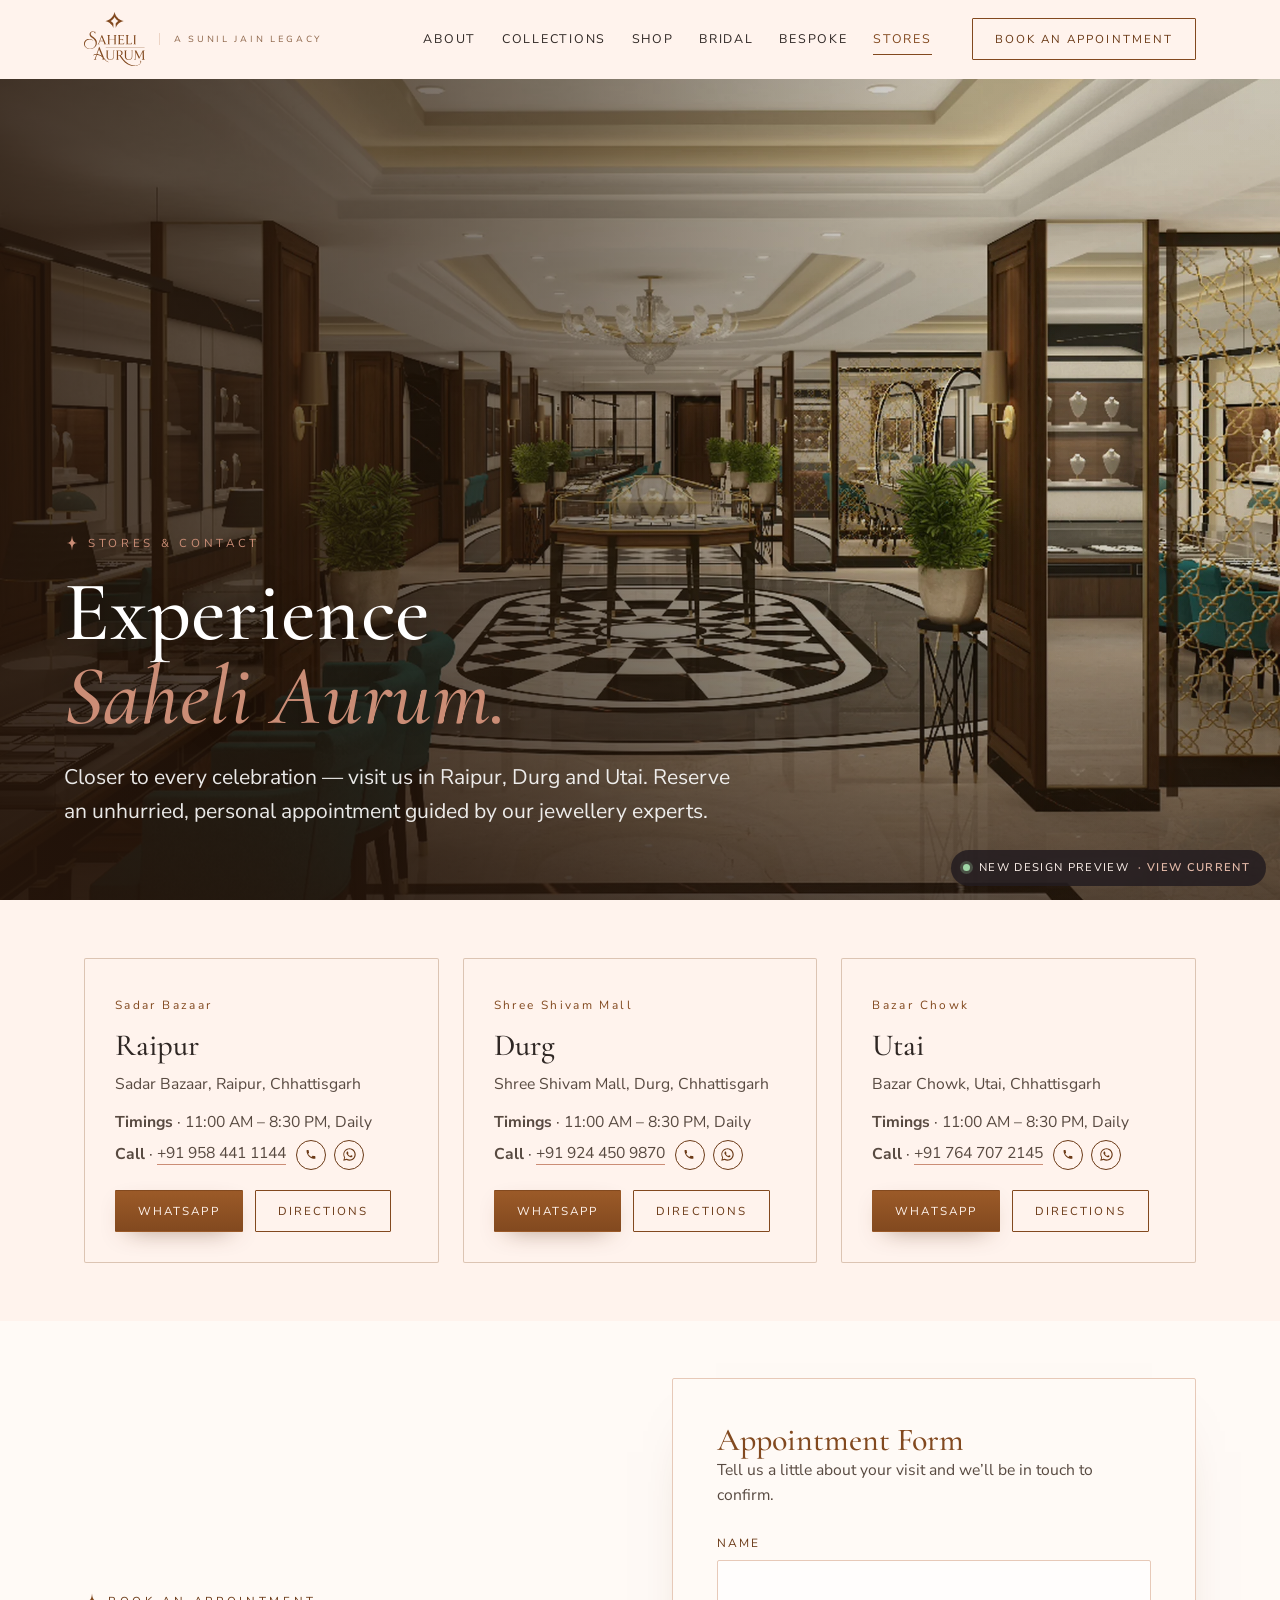
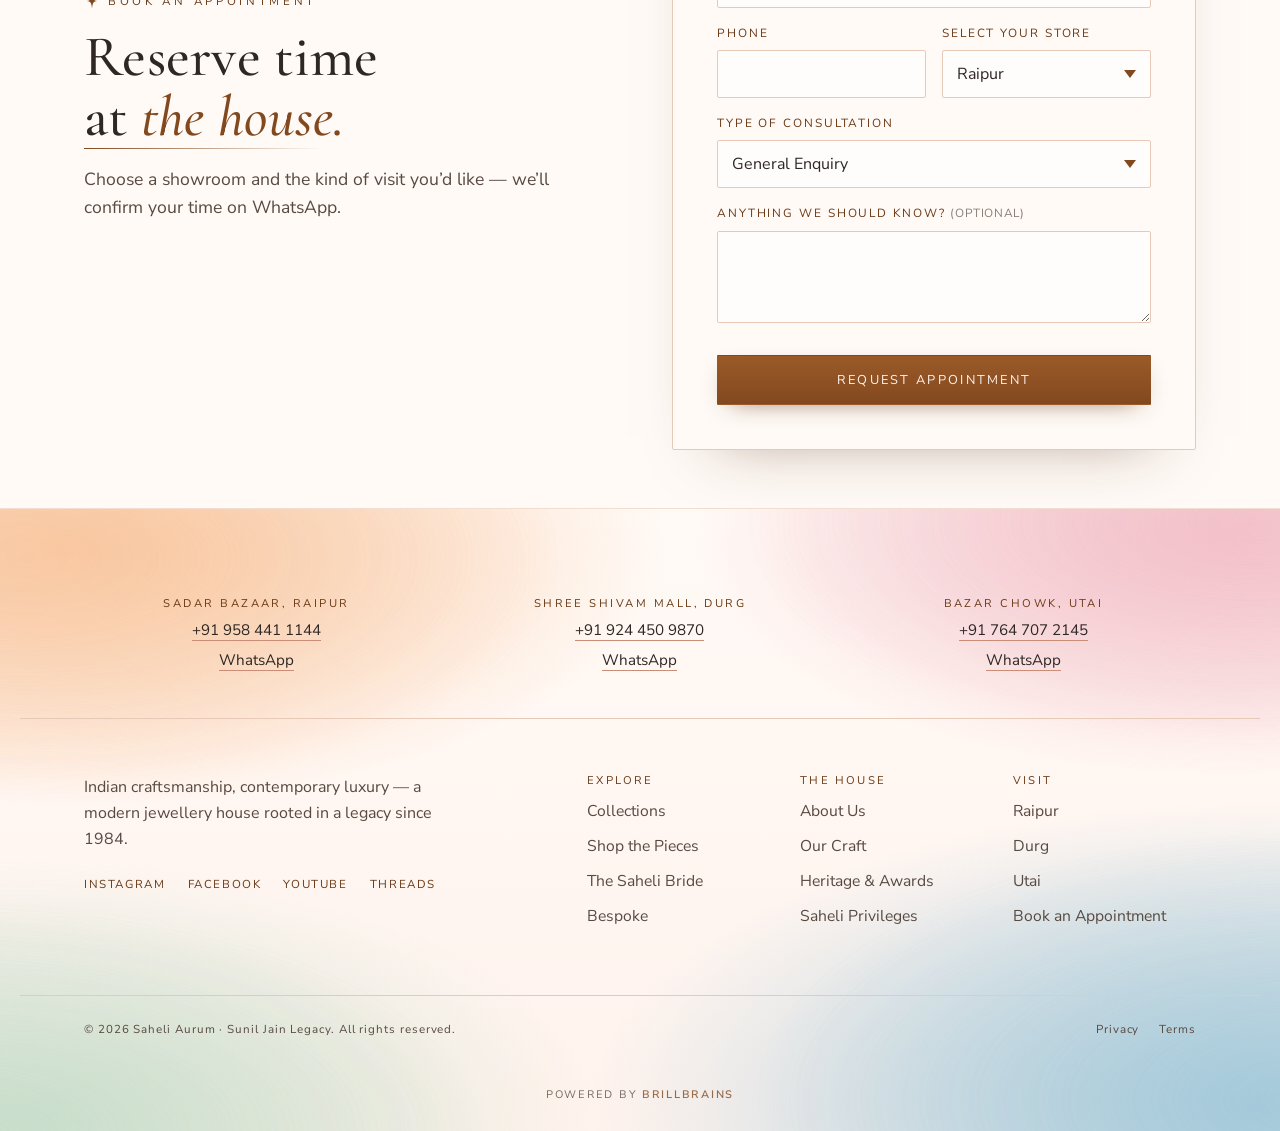
<file: new/stores.html>
<!DOCTYPE html>
<html lang="en">
<head>
<meta charset="UTF-8" />
<meta name="viewport" content="width=device-width, initial-scale=1.0" />
<title>Stores &amp; Contact — Saheli Aurum (new design preview)</title>
<meta name="description" content="Visit Saheli Aurum in Raipur, Durg and Utai — timings, directions, call, WhatsApp and appointments." />
<meta name="robots" content="noindex, nofollow" />
<link rel="icon" type="image/svg+xml" href="/assets/img/favicon.svg?v=31" />
<meta name="theme-color" content="#fff3ed" />
<link rel="preconnect" href="https://fonts.googleapis.com" />
<link rel="preconnect" href="https://fonts.gstatic.com" crossorigin />
<link href="https://fonts.googleapis.com/css2?family=Cormorant+Garamond:ital,wght@0,400;0,500;0,600;1,400;1,500&family=Nunito+Sans:ital,opsz,wght@0,6..12,300;0,6..12,400;0,6..12,600;0,6..12,700;1,6..12,400&display=swap" rel="stylesheet" />
<link rel="preload" as="image" href="/assets/img/heroes/stores.webp" fetchpriority="high" />
<link rel="stylesheet" href="/assets/css/styles.css?v=31" />
<link rel="stylesheet" href="/assets/css/pages.css?v=31" />
<link rel="stylesheet" href="/new/assets/new.css?v=3" />
</head>
<body data-page="stores" class="np np-stores">
<div class="topbar" id="topbar"><header class="site-header" id="siteHeader"><div class="wrap site-header__inner"><button class="nav-toggle" id="navToggle" aria-label="Open menu" aria-expanded="false"><span></span><span></span><span></span></button><a class="brand" href="/new" aria-label="Saheli Aurum home"><img class="brand__logo" src="/assets/img/logo-stack.svg?v=31" alt="Saheli Aurum" width="61" height="54" /><span class="brand__legacy">A&nbsp;Sunil&nbsp;Jain&nbsp;Legacy</span></a><nav class="nav" id="primaryNav" aria-label="Primary"><a href="/new/about" data-nav="about">About</a><a href="/new/collections" data-nav="collections">Collections</a><a href="/new/shop" data-nav="shop">Shop</a><a href="/new/bridal" data-nav="bridal">Bridal</a><a href="/new/bespoke" data-nav="bespoke">Bespoke</a><a href="/new/stores" data-nav="stores">Stores</a></nav><div class="site-header__cta"><a class="btn btn--outline btn--sm" href="/new/stores#appointment">Book an Appointment</a></div></div></header></div>
<main>
  <section class="leaf">
    <div class="leaf__media" style="--src:url('/assets/img/heroes/stores.webp')"><img src="/assets/img/heroes/stores.webp?v=31" alt="The Saheli Aurum showroom interior" fetchpriority="high" width="2400" height="1600" /></div>
    <div class="leaf__scrim"></div>
    <div class="wrap leaf__inner">
      <p class="hallmark hallmark--light reveal"><span class="aurum-star" aria-hidden="true"><svg viewBox="0 0 24 24"><path d="M12 .8C12.6 6.7 13.5 10.6 17.3 11.5C19 11.9 21.2 12 23.2 12C21.2 12 19 12.1 17.3 12.5C13.5 13.4 12.6 17.3 12 23.2C11.4 17.3 10.5 13.4 6.7 12.5C5 12.1 2.8 12 .8 12C2.8 12 5 11.9 6.7 11.5C10.5 10.6 11.4 6.7 12 .8Z" fill="currentColor"/></svg></span>Stores &amp; Contact</p>
      <h1 class="leaf__title reveal">Experience<br /><em>Saheli Aurum.</em></h1>
      <p class="leaf__lede reveal">Closer to every celebration — visit us in Raipur, Durg and Utai. Reserve an unhurried, personal appointment guided by our jewellery experts.</p>
    </div>
  </section>
  <section class="ledger" id="visit">
    <div class="wrap plate-grid plate-grid--3 stagger reveal"><article class="plate" id="raipur"><span class="plate__no">Sadar Bazaar</span><h3>Raipur</h3><p style="margin-bottom:.8em">Sadar Bazaar, Raipur, Chhattisgarh</p><p style="margin:0 0 .3em"><strong>Timings</strong> · 11:00 AM – 8:30 PM, Daily</p><p style="margin:0 0 1.1em"><strong>Call</strong> · <a href="tel:+919584411144" style="border-bottom:1px solid var(--gold-3)">+91 958 441 1144</a><span class="contact-icons"><a class="icon-btn" href="tel:+919584411144" aria-label="Call Saheli Aurum Raipur on +91 958 441 1144"><svg viewBox="0 0 24 24" aria-hidden="true"><path fill="currentColor" d="M6.6 10.8c1.1 2.2 2.9 4 5.1 5.1l1.7-1.7c.21-.21.52-.28.79-.19 1 .33 2.06.51 3.15.51.49 0 .88.39.88.88V18c0 .49-.39.88-.88.88-7.35 0-13.31-5.96-13.31-13.31 0-.49.4-.88.88-.88H6.7c.49 0 .88.39.88.88 0 1.1.18 2.15.51 3.15.09.27.03.58-.19.79l-1.3 1.29z"/></svg></a><a class="icon-btn" href="https://wa.me/919584411144" target="_blank" rel="noopener noreferrer" aria-label="Message Saheli Aurum Raipur on WhatsApp"><svg viewBox="0 0 24 24" aria-hidden="true"><path fill="currentColor" d="M12.04 2.02c-5.46 0-9.91 4.45-9.91 9.91 0 1.75.46 3.45 1.32 4.95L2 22.02l5.32-1.39c1.45.79 3.08 1.21 4.72 1.21 5.46 0 9.91-4.45 9.91-9.91s-4.45-9.91-9.91-9.91zm0 18.13c-1.53 0-3.03-.41-4.34-1.19l-.31-.18-3.2.84.85-3.12-.2-.32a8.2 8.2 0 0 1-1.26-4.38c0-4.54 3.7-8.23 8.24-8.23s8.23 3.69 8.23 8.23-3.69 8.24-8.23 8.24zm4.52-6.16c-.25-.12-1.47-.72-1.7-.81-.23-.08-.39-.12-.56.13-.16.25-.64.81-.79.97-.14.17-.29.19-.54.06-.25-.12-1.05-.39-2-1.24-.74-.66-1.24-1.48-1.38-1.73-.15-.25-.02-.39.11-.51.11-.11.25-.29.37-.44.12-.15.16-.25.25-.42.08-.17.04-.31-.02-.44-.06-.12-.56-1.34-.76-1.83-.2-.48-.4-.41-.55-.42h-.47c-.16 0-.41.06-.63.31-.21.25-.83.81-.83 1.98s.85 2.3.97 2.46c.12.17 1.68 2.68 4.07 3.65.57.25 1.02.4 1.37.51.57.18 1.09.16 1.5.1.46-.07 1.4-.57 1.6-1.13.2-.56.2-1.03.14-1.13-.06-.1-.22-.16-.47-.28z"/></svg></a></span></p><div class="store__actions"><a class="btn btn--sm btn--gold" href="https://wa.me/919584411144" target="_blank" rel="noopener">WhatsApp</a><a class="btn btn--sm btn--outline" href="https://maps.google.com/?q=Saheli+Jewellers+Sadar+Bazar+Raipur" target="_blank" rel="noopener">Directions</a></div></article><article class="plate" id="durg"><span class="plate__no">Shree Shivam Mall</span><h3>Durg</h3><p style="margin-bottom:.8em">Shree Shivam Mall, Durg, Chhattisgarh</p><p style="margin:0 0 .3em"><strong>Timings</strong> · 11:00 AM – 8:30 PM, Daily</p><p style="margin:0 0 1.1em"><strong>Call</strong> · <a href="tel:+919244509870" style="border-bottom:1px solid var(--gold-3)">+91 924 450 9870</a><span class="contact-icons"><a class="icon-btn" href="tel:+919244509870" aria-label="Call Saheli Aurum Durg on +91 924 450 9870"><svg viewBox="0 0 24 24" aria-hidden="true"><path fill="currentColor" d="M6.6 10.8c1.1 2.2 2.9 4 5.1 5.1l1.7-1.7c.21-.21.52-.28.79-.19 1 .33 2.06.51 3.15.51.49 0 .88.39.88.88V18c0 .49-.39.88-.88.88-7.35 0-13.31-5.96-13.31-13.31 0-.49.4-.88.88-.88H6.7c.49 0 .88.39.88.88 0 1.1.18 2.15.51 3.15.09.27.03.58-.19.79l-1.3 1.29z"/></svg></a><a class="icon-btn" href="https://wa.me/919244509870" target="_blank" rel="noopener noreferrer" aria-label="Message Saheli Aurum Durg on WhatsApp"><svg viewBox="0 0 24 24" aria-hidden="true"><path fill="currentColor" d="M12.04 2.02c-5.46 0-9.91 4.45-9.91 9.91 0 1.75.46 3.45 1.32 4.95L2 22.02l5.32-1.39c1.45.79 3.08 1.21 4.72 1.21 5.46 0 9.91-4.45 9.91-9.91s-4.45-9.91-9.91-9.91zm0 18.13c-1.53 0-3.03-.41-4.34-1.19l-.31-.18-3.2.84.85-3.12-.2-.32a8.2 8.2 0 0 1-1.26-4.38c0-4.54 3.7-8.23 8.24-8.23s8.23 3.69 8.23 8.23-3.69 8.24-8.23 8.24zm4.52-6.16c-.25-.12-1.47-.72-1.7-.81-.23-.08-.39-.12-.56.13-.16.25-.64.81-.79.97-.14.17-.29.19-.54.06-.25-.12-1.05-.39-2-1.24-.74-.66-1.24-1.48-1.38-1.73-.15-.25-.02-.39.11-.51.11-.11.25-.29.37-.44.12-.15.16-.25.25-.42.08-.17.04-.31-.02-.44-.06-.12-.56-1.34-.76-1.83-.2-.48-.4-.41-.55-.42h-.47c-.16 0-.41.06-.63.31-.21.25-.83.81-.83 1.98s.85 2.3.97 2.46c.12.17 1.68 2.68 4.07 3.65.57.25 1.02.4 1.37.51.57.18 1.09.16 1.5.1.46-.07 1.4-.57 1.6-1.13.2-.56.2-1.03.14-1.13-.06-.1-.22-.16-.47-.28z"/></svg></a></span></p><div class="store__actions"><a class="btn btn--sm btn--gold" href="https://wa.me/919244509870" target="_blank" rel="noopener">WhatsApp</a><a class="btn btn--sm btn--outline" href="https://maps.google.com/?q=Saheli+Jewellers+Shree+Shivam+Mall+Durg" target="_blank" rel="noopener">Directions</a></div></article><article class="plate" id="utai"><span class="plate__no">Bazar Chowk</span><h3>Utai</h3><p style="margin-bottom:.8em">Bazar Chowk, Utai, Chhattisgarh</p><p style="margin:0 0 .3em"><strong>Timings</strong> · 11:00 AM – 8:30 PM, Daily</p><p style="margin:0 0 1.1em"><strong>Call</strong> · <a href="tel:+917647072145" style="border-bottom:1px solid var(--gold-3)">+91 764 707 2145</a><span class="contact-icons"><a class="icon-btn" href="tel:+917647072145" aria-label="Call Saheli Aurum Utai on +91 764 707 2145"><svg viewBox="0 0 24 24" aria-hidden="true"><path fill="currentColor" d="M6.6 10.8c1.1 2.2 2.9 4 5.1 5.1l1.7-1.7c.21-.21.52-.28.79-.19 1 .33 2.06.51 3.15.51.49 0 .88.39.88.88V18c0 .49-.39.88-.88.88-7.35 0-13.31-5.96-13.31-13.31 0-.49.4-.88.88-.88H6.7c.49 0 .88.39.88.88 0 1.1.18 2.15.51 3.15.09.27.03.58-.19.79l-1.3 1.29z"/></svg></a><a class="icon-btn" href="https://wa.me/917647072145" target="_blank" rel="noopener noreferrer" aria-label="Message Saheli Aurum Utai on WhatsApp"><svg viewBox="0 0 24 24" aria-hidden="true"><path fill="currentColor" d="M12.04 2.02c-5.46 0-9.91 4.45-9.91 9.91 0 1.75.46 3.45 1.32 4.95L2 22.02l5.32-1.39c1.45.79 3.08 1.21 4.72 1.21 5.46 0 9.91-4.45 9.91-9.91s-4.45-9.91-9.91-9.91zm0 18.13c-1.53 0-3.03-.41-4.34-1.19l-.31-.18-3.2.84.85-3.12-.2-.32a8.2 8.2 0 0 1-1.26-4.38c0-4.54 3.7-8.23 8.24-8.23s8.23 3.69 8.23 8.23-3.69 8.24-8.23 8.24zm4.52-6.16c-.25-.12-1.47-.72-1.7-.81-.23-.08-.39-.12-.56.13-.16.25-.64.81-.79.97-.14.17-.29.19-.54.06-.25-.12-1.05-.39-2-1.24-.74-.66-1.24-1.48-1.38-1.73-.15-.25-.02-.39.11-.51.11-.11.25-.29.37-.44.12-.15.16-.25.25-.42.08-.17.04-.31-.02-.44-.06-.12-.56-1.34-.76-1.83-.2-.48-.4-.41-.55-.42h-.47c-.16 0-.41.06-.63.31-.21.25-.83.81-.83 1.98s.85 2.3.97 2.46c.12.17 1.68 2.68 4.07 3.65.57.25 1.02.4 1.37.51.57.18 1.09.16 1.5.1.46-.07 1.4-.57 1.6-1.13.2-.56.2-1.03.14-1.13-.06-.1-.22-.16-.47-.28z"/></svg></a></span></p><div class="store__actions"><a class="btn btn--sm btn--gold" href="https://wa.me/917647072145" target="_blank" rel="noopener">WhatsApp</a><a class="btn btn--sm btn--outline" href="https://maps.google.com/?q=Saheli+Jewellers+Bazar+Chowk+Utai" target="_blank" rel="noopener">Directions</a></div></article></div>
  </section>
  <section class="ledger ledger--tint" id="appointment">
    <div class="wrap split">
      <div class="reveal"><p class="hallmark"><span class="aurum-star" aria-hidden="true"><svg viewBox="0 0 24 24"><path d="M12 .8C12.6 6.7 13.5 10.6 17.3 11.5C19 11.9 21.2 12 23.2 12C21.2 12 19 12.1 17.3 12.5C13.5 13.4 12.6 17.3 12 23.2C11.4 17.3 10.5 13.4 6.7 12.5C5 12.1 2.8 12 .8 12C2.8 12 5 11.9 6.7 11.5C10.5 10.6 11.4 6.7 12 .8Z" fill="currentColor"/></svg></span>Book an Appointment</p><h2 class="ledger__title">Reserve time at <em>the house.</em></h2><span class="scribe"></span>
        <p class="ledger__intro">Choose a showroom and the kind of visit you’d like — we’ll confirm your time on WhatsApp.</p></div>
      <form class="appt reveal" id="apptForm" novalidate><h3>Appointment Form</h3><p class="appt__note">Tell us a little about your visit and we’ll be in touch to confirm.</p><div class="field"><label for="a-name">Name</label><input id="a-name" name="name" type="text" autocomplete="name" required /></div><div class="field field--row"><div><label for="a-phone">Phone</label><input id="a-phone" name="phone" type="tel" autocomplete="tel" required /></div><div><label for="a-store">Select Your Store</label><select id="a-store" name="store"><option>Raipur</option><option>Durg</option><option>Utai</option></select></div></div><div class="field"><label for="a-type">Type of consultation</label><select id="a-type" name="type"><option>General Enquiry</option><option>Jewellery Consultation</option><option>Bridal Consultation</option><option>Bespoke Consultation</option><option>Private Viewing</option></select></div><div class="field"><label for="a-note">Anything we should know? <span class="opt">(optional)</span></label><textarea id="a-note" name="note" rows="3"></textarea></div><div class="hp" aria-hidden="true"><label for="a-company">Company</label><input id="a-company" name="company" type="text" tabindex="-1" autocomplete="off" /></div><button class="btn btn--gold btn--block" type="submit">Request Appointment</button><p class="appt__ok" id="apptOk" hidden>Almost there — <a id="apptWa" href="https://wa.me/919584411144" target="_blank" rel="noopener noreferrer">send your request on WhatsApp</a> and we’ll confirm right away.</p></form>
    </div>
  </section>
</main>
<footer class="site-footer">
  <div class="wrap site-footer__addresses stagger"><div class="faddr"><h4>Sadar Bazaar, Raipur</h4><p><a href="tel:+919584411144">+91 958 441 1144</a></p><p><a href="https://wa.me/919584411144" target="_blank" rel="noopener noreferrer">WhatsApp</a></p></div><div class="faddr"><h4>Shree Shivam Mall, Durg</h4><p><a href="tel:+919244509870">+91 924 450 9870</a></p><p><a href="https://wa.me/919244509870" target="_blank" rel="noopener noreferrer">WhatsApp</a></p></div><div class="faddr"><h4>Bazar Chowk, Utai</h4><p><a href="tel:+917647072145">+91 764 707 2145</a></p><p><a href="https://wa.me/917647072145" target="_blank" rel="noopener noreferrer">WhatsApp</a></p></div></div><div class="wrap site-footer__top"><div class="site-footer__brand"><p class="site-footer__tag">Indian craftsmanship, contemporary luxury — a modern jewellery house rooted in a legacy since 1984.</p><div class="social" aria-label="Social links"><a href="https://www.instagram.com/sahelijewellers" target="_blank" rel="noopener noreferrer" aria-label="Saheli Jewellers on Instagram">Instagram</a><a href="https://www.facebook.com/people/Saheli-Jewellers/61592481073613/" target="_blank" rel="noopener noreferrer" aria-label="Saheli Jewellers on Facebook">Facebook</a><a href="https://www.youtube.com/@sahelijewellerschattisgarh" target="_blank" rel="noopener noreferrer" aria-label="Saheli Jewellers on YouTube">YouTube</a><a href="https://www.threads.com/@sahelijewellers" target="_blank" rel="noopener noreferrer" aria-label="Saheli Jewellers on Threads">Threads</a></div></div><nav class="site-footer__nav" aria-label="Footer"><div><h4>Explore</h4><a href="/new/collections">Collections</a><a href="/new/shop">Shop the Pieces</a><a href="/new/bridal">The Saheli Bride</a><a href="/new/bespoke">Bespoke</a></div><div><h4>The House</h4><a href="/new/about">About Us</a><a href="/new/about#craft">Our Craft</a><a href="/new/about#recognition">Heritage &amp; Awards</a><a href="/new#privileges">Saheli Privileges</a></div><div><h4>Visit</h4><a href="/new/stores#raipur">Raipur</a><a href="/new/stores#durg">Durg</a><a href="/new/stores#utai">Utai</a><a href="/new/stores#appointment">Book an Appointment</a></div></nav></div><div class="wrap site-footer__base"><span>© <span id="year">2026</span> Saheli Aurum · Sunil Jain Legacy. All rights reserved.</span><span class="site-footer__legal"><a href="#">Privacy</a><a href="#">Terms</a></span></div><div class="site-footer__credit"><a href="https://brillbrainsconsultants.com/" target="_blank" rel="noopener">Powered by <strong>BrillBrains</strong></a></div></footer>
<a class="np-compare" href="/stores">New design preview <b>· View current</b></a>
<script src="/assets/js/main.js?v=31"></script>
<script src="/new/assets/new.js?v=3"></script>
</body>
</html>
</file>
<file: assets/css/styles.css>
/* ============================================================
   SAHELI AURUM — Homepage
   Design system + components
   ============================================================ */

:root{
  /* ============================================================
     BRAND PALETTE — Saheli Aurum
     Mahogany is the signature, but it is an *ink*, not a ground:
     it belongs to the logo, headings and rules. The grounds are the
     opal spectrum sampled from the brand invitation suite — peach,
     blush, sky and mint drifting over blush white.
     #82491f mahogany · #fff3ed blush · #cb8d76 dusty rose
     ============================================================ */
  --mahogany:#82491f;
  --mahogany-2:#824a1e;
  --mahogany-deep:#5e3516;
  --mahogany-soft:#9b5a28;
  --blush:#fff3ed;
  --rose:#cb8d76;
  --rose-soft:#e3b9a8;

  /* opal spectrum — the blue/pink tinge of the brand cards */
  --opal-peach:#f9d6bb;
  --opal-blush:#f3d2d6;
  --opal-sky:#bed6de;
  --opal-mint:#d6e0d6;
  --opal-lilac:#e0d9e3;
  --opal-sky-deep:#9dbfcc;
  --opal-blush-deep:#e7b9bf;

  /* surfaces + text */
  --ivory:#fff3ed;
  --ivory-2:#fffaf6;
  --pearl:#fffaf6;
  --paper:#fdeee6;
  --ink:#2f2724;
  --ink-soft:#584a41;
  --line:#f2ddd1;
  --line-strong:#e7c9b8;
  --nocturne:#241c20;

  /* accent scale (legacy --gold-* names, mapped onto the brand inks) */
  --gold:#82491f;
  --gold-2:#9b5a28;
  --gold-3:#cb8d76;
  --gold-deep:#6b3a17;

  /* legacy "deep ground" names now resolve to opal tints, so any
     rule still referencing them reads light instead of brown */
  --emerald:#bed6de;
  --emerald-2:#d6e0d6;
  --charcoal:#241c20;
  --charcoal-2:#1a141a;
  --cream-on-dark:#fff3ed;

  --maxw:1240px;
  --gutter:clamp(20px,5vw,64px);

  /* Avenir Next ships with macOS/iOS, so Apple devices get the real brand
     face; Avenir LT/Book covers licensed desktop installs. Nunito Sans is
     the metric-friendly stand-in everywhere else. */
  --f-display:"Cormorant Garamond", Georgia, serif;
  --f-body:"Avenir Next","Avenir","Avenir LT Std","Nunito Sans","Segoe UI",Helvetica,Arial,sans-serif;
  --f-ui:"Avenir Next","Avenir","Avenir LT Std","Nunito Sans","Segoe UI",Helvetica,Arial,sans-serif;

  --ease:cubic-bezier(.22,.61,.36,1);
  --ease-out:cubic-bezier(.16,1,.3,1);

  /* The signature ground.
     --opal-ground is a FIXED composition painted on the element itself, so
     the peach/blush/sky/mint corners always land where they were designed
     to. --opal-field is the slow-drifting plate layered over it for life.
     Every stop fades to its OWN colour at zero alpha: fading to the
     `transparent` keyword interpolates through rgba(0,0,0,0), which greys
     the midtones and is what flattens a gradient like this. */
  --opal-ground:
    radial-gradient(64% 58% at 6% 6%,   rgba(249,196,154,.92) 0%, rgba(249,196,154,0) 72%),
    radial-gradient(58% 54% at 96% 4%,  rgba(242,186,197,.88) 0%, rgba(242,186,197,0) 72%),
    radial-gradient(70% 66% at 98% 96%, rgba(152,196,216,.85) 0%, rgba(152,196,216,0) 74%),
    radial-gradient(62% 58% at 2% 98%,  rgba(192,219,199,.80) 0%, rgba(192,219,199,0) 72%),
    linear-gradient(180deg, #fffaf6 0%, #fff3ed 100%);
  --opal-field:
    radial-gradient(40% 36% at 18% 22%, rgba(249,201,163,.75) 0%, rgba(249,201,163,0) 70%),
    radial-gradient(38% 34% at 82% 18%, rgba(243,193,202,.72) 0%, rgba(243,193,202,0) 70%),
    radial-gradient(42% 40% at 86% 80%, rgba(163,201,218,.70) 0%, rgba(163,201,218,0) 72%),
    radial-gradient(40% 36% at 14% 84%, rgba(198,221,203,.62) 0%, rgba(198,221,203,0) 70%);
}

*,*::before,*::after{box-sizing:border-box}
html{scroll-behavior:smooth}
@media (prefers-reduced-motion:reduce){html{scroll-behavior:auto}}
body{
  margin:0;
  background:var(--ivory);
  color:var(--ink);
  font-family:var(--f-body);
  font-size:17.5px;
  line-height:1.62;
  -webkit-font-smoothing:antialiased;
  overflow-x:hidden;
}
img{display:block;max-width:100%;height:auto}
a{color:inherit;text-decoration:none}
h1,h2,h3,h4{margin:0;font-family:var(--f-display);font-weight:500;line-height:1.08}
p{margin:0 0 1em}
em{font-style:italic}

.wrap{max-width:var(--maxw);margin-inline:auto;padding-inline:var(--gutter);width:100%}
.center{text-align:center}
.section{padding-block:clamp(40px,5vw,80px)}
.section--tint{background:var(--ivory-2)}

/* ---------- typography helpers ---------- */
.display{
  font-family:var(--f-display);
  font-weight:500;
  font-size:clamp(2.1rem,5.4vw,4.2rem);
  letter-spacing:.005em;
}
.display--light{color:var(--ivory)}
.display em{color:var(--gold);font-weight:500}
.display--light em{color:var(--gold-3)}
.lede{font-size:clamp(1.12rem,2vw,1.42rem);line-height:1.55;color:var(--ink)}
.eyebrow{
  font-family:var(--f-ui);
  font-size:.74rem;
  font-weight:400;
  letter-spacing:.34em;
  text-transform:uppercase;
  color:var(--gold-deep);
  margin:0 0 1.1rem;
}
.eyebrow::before{content:"✦";margin-right:.7em;color:var(--gold-2);font-size:.8em;vertical-align:1px}
.eyebrow--light{color:var(--gold-3)}
.eyebrow--light::before{color:var(--gold-3)}

.link-arrow{
  font-family:var(--f-ui);font-size:.82rem;letter-spacing:.14em;text-transform:uppercase;
  color:var(--gold-deep);display:inline-flex;gap:.55em;align-items:center;
  border-bottom:1px solid transparent;padding-bottom:2px;transition:gap .3s var(--ease),border-color .3s
}
.link-arrow span{transition:transform .3s var(--ease)}
.link-arrow:hover{border-color:currentColor}
.link-arrow:hover span{transform:translateX(4px)}
.link-arrow--light{color:var(--gold-3)}

/* ---------- buttons ---------- */
.btn{
  --pad:15px 30px;
  font-family:var(--f-ui);font-size:.8rem;font-weight:400;letter-spacing:.18em;text-transform:uppercase;
  display:inline-flex;align-items:center;justify-content:center;
  padding:var(--pad);border:1px solid transparent;cursor:pointer;
  transition:background .35s var(--ease),color .35s var(--ease),border-color .35s var(--ease),transform .35s var(--ease);
  border-radius:1px;
}
.btn--sm{--pad:11px 22px;font-size:.72rem}
.btn--block{width:100%}
.btn--gold{background:linear-gradient(180deg,var(--gold-2),var(--gold));color:#fff3ed;box-shadow:0 8px 26px -14px rgba(94,53,22,.8)}
.btn--gold:hover{background:linear-gradient(180deg,var(--mahogany-soft),var(--mahogany-deep));transform:translateY(-2px)}
.btn--outline{border-color:var(--gold);color:var(--gold-deep);background:transparent}
.btn--outline:hover{background:var(--gold);color:#fff3ed}
.btn--outline-light{border-color:rgba(255,255,255,.55);color:#fff;background:transparent}
.btn--outline-light:hover{background:rgba(255,255,255,.92);color:var(--ink)}
.btn--ghost{border-color:currentColor;color:inherit;background:transparent}
.btn--ghost:hover{background:var(--ink);color:var(--ivory);border-color:var(--ink)}

/* ============================================================
   THE OPAL GROUND
   A living mother-of-pearl field: two counter-rotating gradient
   plates. One composited layer each, so it animates on the GPU.
   ============================================================ */
.opal{position:relative;background:var(--opal-ground);isolation:isolate;overflow:hidden}
.opal>*{position:relative;z-index:1}
.opal::before,.opal::after{
  content:"";position:absolute;inset:-25%;z-index:0;pointer-events:none;
  background:var(--opal-field);
  will-change:transform;
}
.opal::before{opacity:.55;animation:opal-drift 44s linear infinite}
.opal::after{opacity:.6;filter:blur(8px);animation:opal-drift 68s linear infinite reverse}
@keyframes opal-drift{
  0%{transform:rotate(0deg) scale(1)}
  50%{transform:rotate(180deg) scale(1.08)}
  100%{transform:rotate(360deg) scale(1)}
}
/* a quieter wash for long reading sections */
.opal--soft::before{opacity:.5}
.opal--soft::after{opacity:.28}
.opal--veil::before{opacity:.72}
.opal--veil::after{opacity:.4}

/* pearl sheen that sweeps across a surface on hover/enter */
.sheen{position:relative;overflow:hidden}
.sheen::after{
  content:"";position:absolute;top:0;left:-60%;width:45%;height:100%;pointer-events:none;
  background:linear-gradient(100deg,transparent,rgba(255,255,255,.55),transparent);
  transform:skewX(-18deg);opacity:0;
}
.sheen:hover::after,.sheen.is-lit::after{animation:sheen-sweep 1.1s var(--ease-out) forwards}
@keyframes sheen-sweep{0%{left:-60%;opacity:0}12%{opacity:1}100%{left:120%;opacity:0}}

/* hairline rule in the brand's own idiom */
.rule{height:1px;border:0;margin:0;background:linear-gradient(90deg,transparent,var(--line-strong) 18%,var(--line-strong) 82%,transparent)}

/* ============================================================
   MOTION
   ============================================================ */
.reveal{opacity:0;transform:translateY(26px);transition:opacity .9s var(--ease-out),transform .9s var(--ease-out)}
.reveal.in{opacity:1;transform:none}

/* directional variants */
.reveal--left{transform:translateX(-34px)}
.reveal--right{transform:translateX(34px)}
.reveal--scale{transform:scale(.94)}
.reveal--blur{filter:blur(10px)}
.reveal--left.in,.reveal--right.in,.reveal--scale.in{transform:none}
.reveal--blur.in{filter:none}

/* children cascade in one after another */
.stagger>*{opacity:0;transform:translateY(22px);transition:opacity .8s var(--ease-out),transform .8s var(--ease-out)}
.stagger.in>*{opacity:1;transform:none}
.stagger.in>*:nth-child(1){transition-delay:.04s}
.stagger.in>*:nth-child(2){transition-delay:.12s}
.stagger.in>*:nth-child(3){transition-delay:.2s}
.stagger.in>*:nth-child(4){transition-delay:.28s}
.stagger.in>*:nth-child(5){transition-delay:.36s}
.stagger.in>*:nth-child(6){transition-delay:.44s}
.stagger.in>*:nth-child(7){transition-delay:.52s}
.stagger.in>*:nth-child(8){transition-delay:.6s}
.stagger.in>*:nth-child(9){transition-delay:.68s}
.stagger.in>*:nth-child(10){transition-delay:.76s}
.stagger.in>*:nth-child(n+11){transition-delay:.84s}

/* headline that rises line by line from behind a mask */
.lines{display:block}
.lines .ln{display:block;overflow:hidden}
.lines .ln>span{display:block;transform:translateY(105%);transition:transform 1.05s var(--ease-out)}
.lines.in .ln>span{transform:none}
.lines.in .ln:nth-child(2)>span{transition-delay:.1s}
.lines.in .ln:nth-child(3)>span{transition-delay:.2s}
.lines.in .ln:nth-child(4)>span{transition-delay:.3s}

/* image that uncovers itself behind a sliding blush curtain */
.unveil{position:relative;overflow:hidden}
.unveil>img{transform:scale(1.12);transition:transform 1.6s var(--ease-out)}
.unveil::after{content:"";position:absolute;inset:0;background:var(--blush);transform-origin:right;
  transition:transform 1.1s var(--ease-out)}
.unveil.in>img{transform:none}
.unveil.in::after{transform:scaleX(0)}

/* slow float for decorative marks */
@keyframes float-soft{0%,100%{transform:translateY(0)}50%{transform:translateY(-9px)}}
@keyframes twinkle{0%,100%{opacity:.25;transform:scale(.82)}50%{opacity:1;transform:scale(1)}}
@keyframes spin-slow{to{transform:rotate(360deg)}}

@media (prefers-reduced-motion:reduce){
  .reveal,.stagger>*,.lines .ln>span,.unveil>img{opacity:1;transform:none;filter:none;transition:none}
  .unveil::after{display:none}
  .opal::before,.opal::after{animation:none}
  .sheen::after{display:none}
}

/* ============================================================
   ANNOUNCEMENT + HEADER
   ============================================================ */
.topbar{position:fixed;top:0;left:0;right:0;z-index:60}

.site-header{
  z-index:2;
  transition:background .45s var(--ease),box-shadow .45s var(--ease),border-color .45s;
  background:rgba(255,243,237,.72);backdrop-filter:blur(14px) saturate(1.3);
  border-bottom:1px solid transparent;color:var(--ink);
}
section[id]{scroll-margin-top:104px}
.site-header__inner{display:flex;align-items:center;gap:1.5rem;padding-block:12px}
.site-header.scrolled{background:rgba(255,243,237,.94);
  border-bottom-color:var(--line);box-shadow:0 12px 34px -26px rgba(90,50,24,.5)}

/* ---------- the mark ---------- */
.brand{display:flex;align-items:center;gap:12px;flex-shrink:0;color:var(--mahogany)}
.brand__logo{height:54px;width:auto;display:block;transition:transform .5s var(--ease-out)}
.brand:hover .brand__logo{transform:translateY(-1px) scale(1.02)}
.site-header.scrolled .brand__logo{height:46px}
.brand__legacy{font-family:var(--f-ui);font-size:.56rem;letter-spacing:.3em;text-transform:uppercase;
  color:var(--gold-deep);opacity:.75;align-self:center;padding-left:14px;margin-left:2px;
  border-left:1px solid var(--line-strong);line-height:1.4;white-space:nowrap}
@media (max-width:1240px){.brand__legacy{display:none}}

.nav{display:flex;gap:clamp(14px,2vw,30px);margin-left:auto;font-family:var(--f-ui)}
.nav a{position:relative;font-size:.78rem;letter-spacing:.14em;text-transform:uppercase;padding-block:6px;white-space:nowrap}
.nav a::after{content:"";position:absolute;left:0;bottom:0;width:100%;height:1px;background:var(--mahogany);
  transform:scaleX(0);transform-origin:left;transition:transform .35s var(--ease)}
.nav a:hover::after{transform:scaleX(1)}
.nav a:hover{color:var(--mahogany)}
.nav a.is-current{color:var(--mahogany)}
.nav a.is-current::after{transform:scaleX(1)}
.site-header__cta{margin-left:1rem}

.nav-toggle{display:none;flex-direction:column;gap:5px;background:none;border:0;cursor:pointer;padding:6px;order:-1}
.nav-toggle span{width:26px;height:1.5px;background:currentColor;transition:.3s var(--ease)}
.nav-toggle[aria-expanded="true"] span:nth-child(1){transform:translateY(7px) rotate(45deg)}
.nav-toggle[aria-expanded="true"] span:nth-child(2){opacity:0}
.nav-toggle[aria-expanded="true"] span:nth-child(3){transform:translateY(-7px) rotate(-45deg)}

/* ============================================================
   HERO
   ============================================================ */
/* A slideshow of whole landscape photographs, never cropped. Each photo is
   anchored right and sized to fit on screen under the header (while always
   leaving a 240px panel); the copy sits on the left over a soft pink-and-blue
   tinge, and the photo's left edge fades into it - stopping before any piece.
   The slides share one grid cell and cross-fade. */
.hero{--hdr:79px;--hr:1.5152;position:relative;display:block;min-height:0;overflow:hidden;isolation:isolate;container-type:inline-size;
  background:
    radial-gradient(62% 78% at 0% 6%,rgba(243,193,202,.72) 0%,rgba(243,193,202,0) 72%),
    radial-gradient(58% 72% at 2% 100%,rgba(163,201,218,.62) 0%,rgba(163,201,218,0) 72%),
    linear-gradient(180deg,#fff8f4,var(--blush))}
.hero__slides{display:grid}
.hero__slide{grid-area:1/1;position:relative;min-width:0;
  --ih:min(calc(100svh - var(--hdr)),calc((100cqw - 240px) / var(--hr)));--iw:calc(var(--ih) * var(--hr));
  --fade:linear-gradient(90deg,transparent 0,rgba(0,0,0,.2) 7%,rgba(0,0,0,.58) 16%,rgba(0,0,0,.9) 23%,#000 28%);
  opacity:0;visibility:hidden;transition:opacity 1s var(--ease),visibility 0s linear 1s}
.hero__slide.is-active{opacity:1;visibility:visible;transition:opacity 1s var(--ease),visibility 0s}
/* one dot per slide - the current one stretches into a short bar */
.hero__dots{position:absolute;z-index:3;left:calc(var(--gutter) - 5px);bottom:clamp(16px,3.2vh,30px);display:flex;align-items:center}
.hero__dots button{padding:10px 5px;border:0;background:none;cursor:pointer;line-height:0}
.hero__dots button::before{content:"";display:block;width:8px;height:8px;border-radius:999px;background:rgba(130,73,31,.3);
  transition:width .5s var(--ease),background .5s var(--ease)}
.hero__dots button:hover::before{background:rgba(130,73,31,.6)}
.hero__dots button[aria-current="true"]::before{width:28px;background:var(--mahogany)}
.hero__dots button:focus-visible{outline:2px solid var(--mahogany);outline-offset:0;border-radius:999px}
@media (prefers-reduced-motion:reduce){.hero__dots button::before{transition:none}}
@media (max-width:1023px){
  /* stacked: the dots sit in the gap under the photograph */
  .hero__dots{bottom:auto;top:calc(var(--hdr) + 100cqw / var(--hr) + 6px)}
  .hero .hero__copy{padding-top:calc(clamp(18px,4vw,36px) + 22px)}
}
/* photographs cross-fade, words never do: the outgoing copy leaves quickly
   and the incoming copy waits for it, so two headlines never overlap */
.hero__slide .hero__copy{opacity:0;transition:opacity .3s var(--ease)}
.hero__slide.is-active .hero__copy{opacity:1;transition:opacity .6s var(--ease) .4s}
@media (prefers-reduced-motion:reduce){.hero__slide .hero__copy,.hero__slide.is-active .hero__copy{transition:none}}
/* a dark backdrop (the Rajsa roses) dissolves further, so the copy never sits on it */
.hero__slide--deep{--fade:linear-gradient(90deg,transparent 0,rgba(0,0,0,.06) 12%,rgba(0,0,0,.28) 24%,rgba(0,0,0,.75) 33%,#000 40%)}
.hero__media{position:relative;z-index:0;margin:var(--hdr) 0 0 auto;width:var(--iw);height:var(--ih)}
/* the photo's left edge dissolves into the tinge itself (no painted veil, so no seam) */
.hero__media img{display:block;width:100%;height:100%;object-fit:cover;-webkit-mask-image:var(--fade);mask-image:var(--fade)}
.hero__copy{position:absolute;z-index:2;left:var(--gutter);top:calc(var(--hdr) + var(--ih) * .07);
  width:clamp(300px,calc(100cqw - var(--iw) * .77 - var(--gutter) - 16px),560px);text-align:left}
.hero__eyebrow{margin-bottom:clamp(12px,2vh,22px)}
.hero__title{font-family:var(--f-display);font-weight:500;color:var(--ink);
  font-size:clamp(2.1rem,3.3vw,3.7rem);line-height:1.04;letter-spacing:.004em;margin:0}
.hero__title em{color:var(--mahogany);font-style:italic}
.hero__lede{font-size:clamp(1rem,1.2vw,1.12rem);max-width:34ch;margin:1.1rem 0 1.8rem;color:var(--ink-soft)}

/* the bride band shares this action row */
.hero__actions{display:flex;flex-wrap:wrap;gap:14px;max-width:640px}
.hero__actions>.btn{flex:1 1 300px;white-space:nowrap}
/* hero buttons: compact and equal - as wide as the longer label, not the whole column */
.hero .hero__actions{display:inline-grid;grid-auto-flow:row;gap:12px;max-width:none}
.hero .hero__actions>.btn{--pad:14px 30px}

@media (prefers-reduced-motion:reduce){.hero__slide,.hero__slide.is-active{transition:none}}

@media (max-width:1023px){
  .hero__slide{display:flex;flex-direction:column}
  .hero__media{order:-1;width:100%;height:auto;aspect-ratio:var(--hr);margin:var(--hdr) 0 0}
  .hero__media img{-webkit-mask-image:none;mask-image:none}
  .hero__copy{position:relative;left:auto;top:auto;width:auto;padding:clamp(18px,4vw,36px) var(--gutter) clamp(40px,7vw,64px)}
}
@media (min-width:600px) and (max-width:1023px){.hero .hero__actions{grid-auto-flow:column;grid-auto-columns:1fr}}
@media (max-width:900px){.topbar .site-header{background:rgba(255,243,237,.92)}}

/* ============================================================
   INNER PAGES
   ============================================================ */
.page-hero{
  position:relative;min-height:78vh;display:flex;align-items:flex-end;color:#fff;overflow:hidden;isolation:isolate;
  background:var(--charcoal)
}
.page-hero>img{position:absolute;inset:0;width:100%;height:100%;object-fit:cover;z-index:-2}
.page-hero--about>img{object-position:58% 28%}
.page-hero--collections>img{object-position:50% 52%}
.page-hero--shop>img{object-position:50% 42%}
.page-hero--bridal>img{object-position:50% 22%}
.page-hero--stores>img{object-position:50% 50%}
.page-hero__scrim{position:absolute;inset:0;z-index:-1;background:
  linear-gradient(90deg,rgba(14,10,5,.78),rgba(14,10,5,.5) 45%,rgba(14,10,5,.2)),
  linear-gradient(0deg,rgba(14,10,5,.72),rgba(14,10,5,.08) 48%,rgba(14,10,5,.35))}
.page-hero__inner{padding-block:150px clamp(70px,11vh,130px);max-width:min(880px,94%)}
.page-title{font-family:var(--f-display);font-size:clamp(2.7rem,7vw,5.8rem);font-weight:500;line-height:.98;letter-spacing:.004em;text-shadow:0 2px 30px rgba(0,0,0,.35)}
.page-hero__lede{font-size:clamp(1.08rem,1.8vw,1.34rem);max-width:50ch;color:rgba(255,255,255,.88);margin:1.35rem 0 0}

.split-story{display:grid;grid-template-columns:.9fr 1.1fr;gap:clamp(30px,7vw,92px);align-items:start}
.story-copy p:not(.lede){color:var(--ink-soft)}
.credo-grid{display:grid;grid-template-columns:repeat(4,1fr);gap:1px;background:var(--line);border:1px solid var(--line)}
.credo{min-height:260px;background:var(--ivory-2);padding:32px;display:flex;flex-direction:column;justify-content:flex-end}
.credo--wide{grid-column:span 2;background:linear-gradient(135deg,var(--opal-peach),var(--opal-blush) 45%,var(--opal-sky));color:var(--ink)}
.credo span,.shop-panel span,.world-card span{font-family:var(--f-ui);font-size:.7rem;letter-spacing:.22em;text-transform:uppercase;color:var(--gold-deep);margin-bottom:1rem}
.credo--wide span{color:var(--gold-deep)}
.shop-panel--image span{color:var(--gold-3)}
.credo h3{font-family:var(--f-display);font-size:clamp(2rem,4vw,3.6rem);line-height:1}
.credo p{margin:0;color:var(--ink-soft);font-size:1.05rem}
.credo--wide p,.credo--wide h3{color:var(--ink)}
.credo--wide h3{color:var(--mahogany)}

.collection-directory{display:grid;gap:1px;background:var(--line);border-block:1px solid var(--line)}
.collection-line{display:grid;grid-template-columns:70px 112px 1fr auto;gap:24px;align-items:center;background:var(--ivory-2);padding:18px clamp(18px,3vw,34px)}
.collection-line>span{font-family:var(--f-ui);font-size:.74rem;letter-spacing:.18em;color:var(--gold-deep)}
.collection-line img,.gem-swatch{width:112px;aspect-ratio:1;border-radius:2px;object-fit:cover}
.collection-line h2{font-family:var(--f-display);font-size:clamp(1.8rem,3vw,2.6rem)}
.collection-line p{font-family:var(--f-ui);font-size:.72rem;letter-spacing:.16em;text-transform:uppercase;color:var(--ink-soft);margin:4px 0 0}
.gem-swatch{background:var(--charcoal);border:1px solid rgba(130,73,31,.28);position:relative;overflow:hidden}
.gem-swatch::before{content:"";position:absolute;inset:22%;transform:rotate(45deg);border:1px solid rgba(255,255,255,.55);background:linear-gradient(135deg,rgba(255,255,255,.12),transparent)}
.swatch-heritage{background:#2a1709}.swatch-antique{background:#82491f}.swatch-ruby{background:#681c2d}.swatch-rose{background:#cb8d76}.swatch-ivory{background:#fff3ed}.swatch-charcoal{background:#1e1006}.swatch-glint{background:#dbe2e5}

.shop-board{display:grid;grid-template-columns:1.35fr 1fr 1fr;gap:1px;background:var(--line);border:1px solid var(--line)}
.shop-panel{background:var(--ivory-2);padding:clamp(26px,3vw,42px);min-height:420px;display:flex;flex-direction:column;justify-content:flex-end}
.shop-panel--image{position:relative;color:#fff;overflow:hidden}
.shop-panel--image img{position:absolute;inset:0;width:100%;height:100%;object-fit:cover;z-index:0}
.shop-panel--image::after{content:"";position:absolute;inset:0;background:linear-gradient(0deg,rgba(12,8,4,.82),rgba(12,8,4,.12));z-index:1}
.shop-panel--image div{position:relative;z-index:2}
.shop-panel h2{font-family:var(--f-display);font-size:clamp(2rem,4vw,3.2rem);line-height:1}
.shop-panel ul{list-style:none;margin:0;padding:0;display:grid;gap:14px}
.shop-panel li{font-family:var(--f-display);font-size:clamp(1.4rem,2vw,1.9rem);line-height:1.1}
.edit-grid{display:grid;grid-template-columns:1fr 1fr 1fr;gap:clamp(20px,3vw,34px);align-items:stretch}
.edit-card{background:var(--ivory);border:1px solid var(--line);padding:18px 18px 28px}
.edit-card img{width:100%;aspect-ratio:4/3;object-fit:cover;margin-bottom:20px}
.edit-card h3{font-family:var(--f-display);font-size:1.7rem;margin-bottom:.35em}
.edit-card p{color:var(--ink-soft);font-size:1rem;margin:0}

.bridal-worlds{display:grid;grid-template-columns:repeat(4,1fr);gap:1px;background:var(--line);border:1px solid var(--line)}
.world-card{background:var(--ivory-2);min-height:300px;padding:30px;display:flex;flex-direction:column;justify-content:flex-end}
.world-card:nth-child(1){background:#fff3ed}.world-card:nth-child(2){background:#82491f;color:var(--ivory)}.world-card:nth-child(3){background:#f7e2d8}.world-card:nth-child(4){background:#2a1709;color:var(--ivory)}
.world-card h2{font-family:var(--f-display);font-size:clamp(1.9rem,3.2vw,3rem);line-height:1}
.section--ruby{position:relative;isolation:isolate;background:var(--opal-ground);color:var(--ink);
  padding-block:clamp(40px,5vw,80px);overflow:hidden}
.section--ruby::before{content:"";position:absolute;inset:-25%;z-index:0;pointer-events:none;opacity:.5;
  background:var(--opal-field);will-change:transform;animation:opal-drift 64s linear infinite}
.section--ruby>*{position:relative;z-index:1}
.section--ruby .display,.section--ruby .display--light{color:var(--ink)}
.section--ruby .display em,.section--ruby .display--light em{color:var(--mahogany)}
.section--ruby .eyebrow--light,.section--ruby .eyebrow--light::before{color:var(--gold-deep)}
@media (prefers-reduced-motion:reduce){.section--ruby::before{animation:none}}
.ceremony-grid{display:grid;grid-template-columns:.95fr 1.05fr;gap:clamp(32px,7vw,90px);align-items:center}
.ceremony-list{list-style:none;margin:0;padding:0;display:grid;grid-template-columns:repeat(2,1fr);gap:1px;background:var(--line-strong);border:1px solid var(--line-strong)}
.ceremony-list li{background:rgba(255,250,246,.82);padding:26px;font-family:var(--f-display);font-size:clamp(1.5rem,3vw,2.3rem);color:var(--ink)}
.service-strip{display:flex;align-items:center;justify-content:space-between;gap:18px;flex-wrap:wrap;border-block:1px solid var(--line);padding-block:28px}
.service-strip span{font-family:var(--f-display);font-size:clamp(1.25rem,2.2vw,1.8rem);color:var(--ink)}

.bespoke-page-hero{padding-top:110px}
.bespoke-path{list-style:none;display:grid;grid-template-columns:repeat(5,1fr);gap:1px;background:var(--line);border:1px solid var(--line);margin-block:0;padding:0}
.bespoke-path li{background:var(--ivory-2);padding:30px 24px;min-height:300px;display:flex;flex-direction:column}
.bespoke-path span{font-family:var(--f-ui);font-size:.72rem;letter-spacing:.2em;color:var(--gold-deep);margin-bottom:auto}
.bespoke-path h2{font-family:var(--f-display);font-size:clamp(1.45rem,2.4vw,2rem);margin:.8em 0 .35em}
.bespoke-path p{color:var(--ink-soft);font-size:.98rem;line-height:1.5;margin:0}
.consultation-band{display:flex;justify-content:space-between;align-items:center;gap:30px;background:var(--ivory);border:1px solid var(--line);padding:clamp(28px,5vw,58px)}
.consultation-band p:last-child{max-width:48ch;color:var(--ink-soft)}
.social--stores{padding:16px 0}.social--stores a{color:var(--gold-deep)}

/* ============================================================
   DISCOVER
   ============================================================ */
.discover__grid{display:grid;grid-template-columns:1fr 1fr;gap:clamp(28px,6vw,80px);align-items:start}
.discover__intro .display{margin-top:.2em}
.discover__body>p{color:var(--ink-soft)}
.discover__body .lede{color:var(--ink);margin-bottom:1em}
.discover__body .link-arrow{margin-top:.6em}

.essence{list-style:none;margin:clamp(26px,4vw,50px) 0 0;padding:0;display:grid;grid-template-columns:repeat(4,1fr);
  gap:1px;background:var(--line);border-block:1px solid var(--line)}
.essence li{background:var(--ivory);padding:30px clamp(14px,2vw,28px);display:flex;flex-direction:column;gap:3px}
.section--tint .essence li{background:var(--ivory-2)}
.essence__k{font-family:var(--f-ui);font-size:.66rem;letter-spacing:.24em;text-transform:uppercase;color:var(--gold-deep)}
.essence__v{font-family:var(--f-display);font-size:2rem;color:var(--ink);line-height:1}
.essence__l{font-size:.94rem;color:var(--ink-soft)}

/* ============================================================
   COLLECTIONS
   ============================================================ */
.collections__head{display:grid;grid-template-columns:1fr 1fr;gap:clamp(20px,5vw,70px);align-items:end;margin-bottom:clamp(20px,3vw,36px)}
.collections__sub{color:var(--ink-soft);font-size:1.08rem}

.collections__grid{display:grid;grid-template-columns:repeat(6,1fr);gap:clamp(12px,1.4vw,20px);grid-auto-rows:220px}
.col-card{position:relative;overflow:hidden;border:1px solid var(--line);display:flex;flex-direction:column;
  justify-content:flex-end;padding:26px;border-radius:2px}
.col-card h3{font-family:var(--f-display);font-size:clamp(1.5rem,2.4vw,2.2rem);letter-spacing:.02em}
.col-card__no{font-family:var(--f-ui);font-size:.7rem;letter-spacing:.2em;color:var(--gold);margin-bottom:auto}
.col-card__tag{font-family:var(--f-ui);font-size:.72rem;letter-spacing:.16em;text-transform:uppercase;color:var(--gold-deep);margin:.4em 0 0}
.col-card__desc{font-size:.98rem;line-height:1.5;margin:.7em 0 0}

/* feature */
.col-card--feature{grid-column:span 3;grid-row:span 2;padding:0;border:none;color:#fff}
.col-card--feature .col-card__media{position:absolute;inset:0}
.col-card--feature .col-card__media img{width:100%;height:100%;object-fit:cover}
.col-card--feature .col-card__body{position:relative;z-index:2;margin-top:auto;padding:36px;
  background:linear-gradient(0deg,rgba(26,13,5,.92) 0%,rgba(26,13,5,.4) 55%,transparent 100%)}
.col-card--feature h3{font-size:clamp(2.2rem,3.6vw,3.2rem)}
.col-card--feature .col-card__tag{color:var(--gold-3)}
.col-card--feature .col-card__no{position:absolute;top:30px;left:36px;color:var(--gold-3)}
.col-card--feature .col-card__desc{color:rgba(255,255,255,.85);max-width:42ch}

/* image cards */
.col-card--image{grid-column:span 3;color:#fff;padding:0;border:none}
.col-card--image .col-card__media{position:absolute;inset:0}
.col-card--image .col-card__media img{width:100%;height:100%;object-fit:cover;transition:transform 1.2s var(--ease)}
.col-card--image:hover .col-card__media img{transform:scale(1.06)}
.col-card--image .col-card__overlay{position:relative;z-index:2;padding:26px;margin-top:auto;width:100%;
  background:linear-gradient(0deg,rgba(6,6,6,.85),transparent)}
.col-card--image .col-card__no{color:var(--gold-3)}
.col-card--image .col-card__tag{color:var(--gold-3)}

/* tone cards */
.col-card--tone{grid-column:span 2;background:var(--bg,#fff);color:var(--fg,var(--ink))}
.col-card--tone .col-card__tag{color:var(--accent)}
.col-card--tone .col-card__desc{color:inherit;opacity:.82}
.col-card--tone::before{content:"";position:absolute;top:0;left:0;width:100%;height:3px;background:var(--accent)}
.col-card--dark .col-card__badge{position:absolute;top:22px;right:24px;font-family:var(--f-ui);font-size:.6rem;
  letter-spacing:.2em;text-transform:uppercase;color:var(--gold-3);border:1px solid rgba(203,141,118,.4);padding:5px 10px;border-radius:20px}

.collections .center{margin-top:clamp(18px,3vw,34px)}

/* ============================================================
   MOMENTS — self-paced carousel
   ============================================================ */
.moments{background:var(--nocturne)}
.moments__intro,.moments__outro{background:var(--nocturne);color:var(--ivory)}
.moments__outro{padding-block:clamp(30px,3.4vw,52px)}
.moments__intro .display{color:var(--ivory);margin-top:.15em}
.moments__outro .lede{font-family:var(--f-display);color:var(--cream-on-dark);max-width:36ch;margin:0 auto;font-style:italic}

/* Once a 600vh scroll-jacked sequence that held the page until all six
   scenes had played. Now the page scrolls straight past it: the scenes
   advance on their own, and visitors can step, jump, swipe or pause. */
.moments__carousel{--stage:clamp(440px,calc(100svh - 80px),900px);position:relative;height:var(--stage);overflow:hidden;outline:none;touch-action:pan-y}
.moments__carousel:focus-visible{box-shadow:inset 0 0 0 2px var(--rose)}
.moments__stage{position:absolute;inset:0}
.mscene{position:absolute;inset:0;margin:0;opacity:0;visibility:hidden;pointer-events:none;
  transition:opacity 1s var(--ease),visibility 0s linear 1s}
.mscene.is-active{opacity:1;visibility:visible;pointer-events:auto;transition:opacity 1s var(--ease),visibility 0s}
/* The plates are 4:5, so on a landscape stage `cover` shows a band of them.
   Biasing the position upward keeps the face and the piece in frame; the
   copy occupies the lower third. */
/* --m is set inline per slide. It must be root-relative: a url() held in a custom
   property resolves against the stylesheet that reads it (/assets/css/), not the page. */
.mscene__media{position:absolute;inset:0;background-image:var(--m);background-size:cover;background-position:50% 24%;transform:scale(1.07);
  transition:transform 2s var(--ease)}
@media (max-aspect-ratio:1/1){.mscene__media{background-position:50% 30%}}
.mscene.is-active .mscene__media{transform:scale(1)}
.mscene__vin{position:absolute;inset:0;background:
  linear-gradient(0deg,rgba(8,6,3,.74) 0%,rgba(8,6,3,.08) 45%,rgba(8,6,3,.35) 100%),
  radial-gradient(120% 80% at 50% 40%,transparent 40%,rgba(8,6,3,.5) 100%)}
.mscene__copy{position:absolute;left:0;right:0;bottom:13vh;z-index:3;text-align:center;padding-inline:var(--gutter);
  transform:translateY(28px);transition:transform 1s var(--ease) .1s}
.mscene.is-active .mscene__copy{transform:none}
.mscene__no{display:block;font-family:var(--f-ui);font-size:.74rem;letter-spacing:.34em;text-transform:uppercase;color:var(--gold-3);margin-bottom:1rem}
.mscene__copy p{font-family:var(--f-display);font-size:clamp(2rem,5.5vw,4rem);color:#fff;line-height:1.08;margin:0;text-shadow:0 2px 24px rgba(0,0,0,.4)}
.mscene__copy em{color:var(--gold-3)}

.mnav{position:absolute;top:50%;transform:translateY(-50%);z-index:5;width:52px;height:52px;border-radius:50%;padding:0;
  cursor:pointer;display:grid;place-items:center;color:#fff;background:rgba(20,14,12,.3);
  border:1px solid rgba(255,255,255,.38);backdrop-filter:blur(6px);
  transition:background .3s var(--ease),color .3s var(--ease),border-color .3s var(--ease)}
.mnav svg{width:22px;height:22px}
.mnav--prev{left:clamp(12px,3vw,40px)}
.mnav--next{right:clamp(12px,3vw,40px)}
.mnav:hover,.mnav:focus-visible{background:rgba(255,243,237,.94);color:var(--mahogany);border-color:transparent;outline:none}
.moments__controls{position:absolute;left:0;right:0;bottom:clamp(16px,4.5vh,40px);z-index:5;
  display:flex;justify-content:center;align-items:center;gap:16px}
.moments__dots{display:flex;gap:8px;list-style:none;margin:0;padding:0}
.moments__dots button{display:block;width:38px;padding:11px 0;background:none;border:0;cursor:pointer}
.moments__dots span{display:block;height:2px;background:rgba(255,255,255,.3);position:relative;overflow:hidden}
.moments__dots span::after{content:"";position:absolute;inset:0;background:var(--gold-3);transform:scaleX(0);transform-origin:left}
.moments__dots button[aria-current="true"] span::after{transform:scaleX(1)}
.moments__dots button:hover span{background:rgba(255,255,255,.6)}
.moments__dots button:focus-visible{outline:1px solid var(--rose);outline-offset:3px}
/* the current dot fills over the dwell time; main.js advances on animationend,
   so pausing the animation pauses the carousel at exactly the same point */
.moments__carousel.is-auto .moments__dots button[aria-current="true"] span::after{animation:mfill 6.5s linear forwards}
/* must out-rank the rule above: its `animation` shorthand resets play-state to running */
.moments__carousel.is-auto.is-paused .moments__dots button[aria-current="true"] span::after{animation-play-state:paused}
@keyframes mfill{from{transform:scaleX(0)}to{transform:scaleX(1)}}
.moments__toggle{width:34px;height:34px;border-radius:50%;padding:0;cursor:pointer;display:grid;place-items:center;
  color:#fff;background:rgba(20,14,12,.3);border:1px solid rgba(255,255,255,.38)}
.moments__toggle:hover,.moments__toggle:focus-visible{background:rgba(255,243,237,.94);color:var(--mahogany);outline:none}
.moments__toggle svg{width:14px;height:14px}
.moments__toggle .i-play,.moments__toggle[aria-pressed="true"] .i-pause{display:none}
.moments__toggle[aria-pressed="true"] .i-play{display:block}
.moments__carousel:not(.is-auto) .moments__toggle{display:none}

/* ---- landscape screens: an editorial spread ----
   The plates are 4:5 portraits. Spread across a landscape stage with `cover`
   only a third of their height survived (the faces, never the jewellery). On
   any screen wider than it is tall, the whole plate now stands at full height
   on the right over a blurred, darkened extension of itself, and the copy and
   controls move into the open space on the left. */
@media (min-aspect-ratio:1/1){
  .moments__carousel{--plate:calc(var(--stage) * .8);--inset:clamp(20px,6vw,120px)}
  .mscene__media{background-image:none}
  .mscene__media::before{content:"";position:absolute;inset:-70px;background:var(--m) center/cover no-repeat;
    filter:blur(42px) brightness(.46) saturate(1.2)}
  .mscene__media::after{content:"";position:absolute;top:0;bottom:0;right:var(--inset);width:var(--plate);
    background:var(--m) 50% 40%/cover no-repeat;box-shadow:0 30px 80px -30px rgba(0,0,0,.75)}
  .mscene__vin{background:linear-gradient(90deg,rgba(8,6,3,.55) 0%,rgba(8,6,3,.28) 42%,rgba(8,6,3,0) 62%),
    linear-gradient(0deg,rgba(8,6,3,.42) 0%,rgba(8,6,3,0) 36%)}
  .mscene__copy{left:var(--gutter);right:auto;bottom:clamp(96px,17vh,170px);text-align:left;padding:0;
    width:calc(100% - var(--gutter) - var(--inset) - var(--plate) - 48px)}
  .mscene__copy p{font-size:clamp(1.8rem,3.4vw,3.6rem)}
  .moments__controls{left:var(--gutter);right:auto;justify-content:flex-start}
  /* the arrows sit on the plate's edges, clear of the copy */
  .mnav--prev{left:auto;right:calc(var(--inset) + var(--plate) - 26px)}
  .mnav--next{right:calc(var(--inset) - 26px)}
}

/* ============================================================
   CRAFT (dark)
   ============================================================ */
/* Once a brown ground — now the opal field, so the craft photography
   supplies the depth and the page stays luminous. */
/* overflow:hidden is load-bearing: the drifting plate is inset -25%, so an
   unclipped host widens the document and the page scrolls sideways. */
.section--dark{position:relative;isolation:isolate;overflow:hidden;background:var(--opal-ground);
  color:var(--ink);padding-block:clamp(40px,5vw,80px)}
.section--dark::before,.section--dark::after{
  content:"";position:absolute;inset:-25%;z-index:0;pointer-events:none;
  background:var(--opal-field);will-change:transform}
.section--dark::before{opacity:.5;animation:opal-drift 56s linear infinite}
.section--dark::after{opacity:.45;filter:blur(10px);animation:opal-drift 84s linear infinite reverse}
.section--dark>*{position:relative;z-index:1}
.section--dark .display{color:var(--ink)}
.section--dark .display em{color:var(--mahogany)}
.section--dark .eyebrow--light,.section--dark .eyebrow--light::before{color:var(--gold-deep)}
@media (prefers-reduced-motion:reduce){.section--dark::before,.section--dark::after{animation:none}}
.craft__grid{display:grid;grid-template-columns:1fr 1fr;gap:clamp(28px,5vw,70px);align-items:center}
.craft__media{position:relative;aspect-ratio:4/5;overflow:hidden;border-radius:2px}
.craft__media::after{content:"";position:absolute;inset:0;box-shadow:inset 0 0 60px rgba(130,73,31,.18)}
.craft__media img{width:100%;height:100%;object-fit:cover}
.craft__lede{color:var(--ink-soft);font-size:1.1rem;max-width:46ch;margin-top:1.3em}
.craft__intro .display{margin-top:.1em}
/* The grid also carries .wrap, so a container background would paint across
   its 64px gutter and show as a pale band outside the first/last cell.
   Dividers therefore live on the cells, not behind them. */
.craft__steps{display:grid;grid-template-columns:repeat(4,1fr);gap:0;background:transparent;
  margin-top:clamp(28px,4vw,52px);border-block:1px solid rgba(203,141,118,.18)}
.cstep{background:transparent;padding:34px clamp(16px,2vw,26px);
  border-left:1px solid rgba(203,141,118,.18)}
.cstep:first-child{border-left:0}
.cstep__no{font-family:var(--f-display);font-size:2.4rem;color:var(--gold-2);display:block;line-height:1}
.cstep h3{font-family:var(--f-display);font-size:1.4rem;color:var(--ink);margin:.4em 0 .5em}
.cstep p{font-size:.98rem;color:var(--ink-soft);margin:0}
.craft{padding-bottom:clamp(30px,3.4vw,52px)}
.craft__sign{margin:clamp(16px,1.8vw,26px) 0 0;font-family:var(--f-display);font-style:italic;font-size:clamp(1.3rem,3vw,2rem);color:var(--mahogany);letter-spacing:.02em}

/* ============================================================
   BESPOKE (emerald)
   ============================================================ */
.section--emerald{position:relative;isolation:isolate;background:var(--opal-ground);
  color:var(--ink);padding-block:clamp(40px,5vw,80px);overflow:hidden}
.section--emerald::before,.section--emerald::after{
  content:"";position:absolute;inset:-25%;z-index:0;pointer-events:none;
  background:var(--opal-field);will-change:transform}
.section--emerald::before{opacity:.5;animation:opal-drift 48s linear infinite reverse}
.section--emerald::after{opacity:.5;filter:blur(10px);animation:opal-drift 72s linear infinite}
.section--emerald>*{position:relative;z-index:1}
.section--emerald .display,.section--emerald .display--light{color:var(--ink)}
.section--emerald .display em,.section--emerald .display--light em{color:var(--mahogany)}
.section--emerald .eyebrow--light,.section--emerald .eyebrow--light::before{color:var(--gold-deep)}
@media (prefers-reduced-motion:reduce){.section--emerald::before,.section--emerald::after{animation:none}}

.bespoke__grid{display:grid;grid-template-columns:1fr 1fr;gap:clamp(30px,6vw,80px);align-items:center}
.bespoke__lede{color:var(--ink-soft);font-size:1.1rem;max-width:44ch}
.bespoke__oneofone{font-family:var(--f-display);font-style:italic;font-size:clamp(1.3rem,3vw,1.9rem);color:var(--mahogany);margin:.2em 0 1.4em}
.bespoke__visual{position:relative;min-height:440px}
.bespoke__img{margin:0;position:absolute;border:6px solid var(--pearl);box-shadow:0 30px 60px -28px rgba(90,50,24,.45);overflow:hidden}
.bespoke__img figcaption{position:absolute;bottom:0;left:0;right:0;font-family:var(--f-ui);font-size:.64rem;letter-spacing:.24em;
  text-transform:uppercase;color:#fff;padding:22px 14px 10px;background:linear-gradient(0deg,rgba(47,39,36,.72),transparent)}
.bespoke__img--sketch{width:52%;left:0;top:8%;z-index:1;transform:rotate(-4deg)}
.bespoke__img--final{width:60%;right:0;bottom:2%;z-index:2}
/* Five even columns space the steps better than space-between, and the
   explicit padding restores the .wrap gutter that `padding:0` wiped. */
.bespoke__steps{list-style:none;margin:clamp(26px,3.5vw,46px) auto 0;display:grid;
  grid-template-columns:repeat(5,1fr);gap:clamp(18px,2.2vw,32px);align-items:center;
  border-top:1px solid rgba(203,141,118,.28);
  padding:clamp(28px,4vw,44px) var(--gutter) 0}
.bespoke__steps li{font-family:var(--f-display);font-size:clamp(1.1rem,2vw,1.5rem);color:var(--ink);display:flex;align-items:center;gap:.55em}
.bespoke__steps span{font-family:var(--f-ui);font-size:.7rem;letter-spacing:.1em;color:var(--blush);background:var(--mahogany);
  width:30px;height:30px;border-radius:50%;display:grid;place-items:center;flex-shrink:0}

/* ============================================================
   BRIDE
   ============================================================ */
.bride{position:relative;color:#fff;overflow:hidden;isolation:isolate}
.bride__media{position:absolute;inset:0;z-index:0}
.bride__media img{width:100%;height:100%;object-fit:cover;object-position:62% 32%}
/* A mahogany-tinted veil rather than flat black: it darkens enough to carry
   the copy while keeping the warmth of the photograph. */
.bride__scrim{position:absolute;inset:0;background:
  linear-gradient(90deg,rgba(36,20,10,.86) 0%,rgba(36,20,10,.62) 38%,rgba(36,20,10,.16) 68%,rgba(36,20,10,.05) 100%),
  linear-gradient(0deg,rgba(36,20,10,.42),rgba(36,20,10,0) 46%)}
/* .wrap centres, so the old max-width:720px floated this copy 260px right of
   every other section. Keep the normal wrap width and cap the children. */
.bride__inner{position:relative;z-index:2;padding-block:clamp(80px,11vw,140px)}
.bride__inner>*{max-width:min(640px,100%)}
.bride__lede{font-size:1.15rem;color:rgba(255,255,255,.9);max-width:46ch;margin:1.2rem 0 1.8rem}
.bride__worlds{list-style:none;display:flex;flex-wrap:wrap;gap:10px;margin:0 0 1.2rem;padding:0}
.bride__worlds li{font-family:var(--f-ui);font-size:.72rem;letter-spacing:.2em;text-transform:uppercase;
  border:1px solid var(--gold-3);color:var(--gold-3);padding:8px 16px;border-radius:30px}
.bride__ceremonies{display:flex;flex-wrap:wrap;gap:.35em 1.2em;margin-bottom:2rem;font-family:var(--f-display);font-style:italic;
  font-size:clamp(1.05rem,2vw,1.4rem);color:rgba(255,255,255,.82)}
.bride__ceremonies span{position:relative}
.bride__ceremonies span:not(:last-child)::after{content:"·";position:absolute;right:-.75em;color:var(--gold-3)}

/* ============================================================
   PROMISE
   ============================================================ */
.promise .center{margin-bottom:clamp(22px,3vw,40px)}
.promise__list{list-style:none;margin:0;padding:0;display:grid;grid-template-columns:repeat(5,1fr);gap:clamp(18px,3vw,40px)}
.promise__list li{text-align:center;display:flex;flex-direction:column;align-items:center}
.promise__list svg{width:34px;height:34px;fill:var(--gold);margin-bottom:16px}
.promise__list h3{font-family:var(--f-display);font-size:1.25rem;margin-bottom:.4em;color:var(--ink)}
.promise__list p{font-size:.92rem;color:var(--ink-soft);line-height:1.5;margin:0}

/* ============================================================
   PRIVILEGES / SCHEMES
   ============================================================ */
.privileges__head{display:grid;grid-template-columns:1fr 1fr;gap:clamp(20px,5vw,70px);align-items:end;margin-bottom:clamp(20px,3vw,36px)}
.privileges__sub{color:var(--ink-soft);font-size:1.08rem}
.privileges__grid{display:grid;grid-template-columns:repeat(3,1fr);gap:clamp(18px,2.4vw,30px)}
.scheme{background:var(--ivory);border:1px solid var(--line);overflow:hidden;display:flex;flex-direction:column;border-radius:2px;
  transition:transform .5s var(--ease),box-shadow .5s var(--ease)}
.scheme:hover{transform:translateY(-6px);box-shadow:0 30px 50px -30px rgba(94,53,22,.5)}
.scheme__media{aspect-ratio:4/3;overflow:hidden}
.scheme__media img{width:100%;height:100%;object-fit:cover;transition:transform 1.1s var(--ease)}
.scheme:hover .scheme__media img{transform:scale(1.06)}
.scheme__body{padding:28px 26px 32px;display:flex;flex-direction:column;flex:1}
.scheme__no{font-family:var(--f-ui);font-size:.7rem;letter-spacing:.2em;color:var(--gold)}
.scheme__body h3{font-family:var(--f-display);font-size:1.7rem;margin:.3em 0 .1em}
.scheme__tag{font-family:var(--f-display);font-style:italic;color:var(--gold-deep);margin:0 0 .7em;font-size:1.05rem}
.scheme__body p{font-size:.98rem;color:var(--ink-soft);margin:0 0 1.1em}
.scheme__flow{margin-top:auto;font-family:var(--f-ui);font-size:.66rem;letter-spacing:.16em;text-transform:uppercase;
  color:var(--gold-deep);padding-top:14px;border-top:1px solid var(--line)}
.privileges .center{margin-top:clamp(18px,3vw,34px)}

/* ============================================================
   LEGACY / TIMELINE
   ============================================================ */
.legacy__head{max-width:760px;margin-inline:auto;margin-bottom:clamp(26px,3.5vw,46px)}
.legacy__lede{color:var(--ink-soft);margin-top:1rem}
.timeline{list-style:none;margin:0;padding:0;display:grid;grid-template-columns:repeat(5,1fr);gap:0;position:relative}
.timeline::before{content:"";position:absolute;top:9px;left:8%;right:8%;height:1px;background:linear-gradient(90deg,transparent,var(--gold),transparent)}
.tl{position:relative;text-align:center;padding:0 12px}
.tl::before{content:"";width:12px;height:12px;border-radius:50%;background:var(--pearl);border:2px solid var(--mahogany);
  display:block;margin:3px auto 22px;position:relative;z-index:1}
.tl--origin::before,.tl--now::before{background:var(--mahogany);width:16px;height:16px;margin-top:1px;box-shadow:0 0 0 4px rgba(203,141,118,.26)}
.tl__year{display:block;font-family:var(--f-display);font-size:1.7rem;color:var(--mahogany);line-height:1}
.tl__title{display:block;font-family:var(--f-ui);font-size:.76rem;letter-spacing:.1em;text-transform:uppercase;color:var(--ink);margin:.7em 0 .5em}
.tl__note{display:block;font-size:.92rem;color:var(--ink-soft);line-height:1.45}

/* ============================================================
   VISIT / STORES / APPOINTMENT
   ============================================================ */
.visit__head{display:grid;grid-template-columns:1fr 1fr;gap:clamp(20px,5vw,70px);align-items:end;margin-bottom:clamp(20px,3vw,36px)}
.visit__sub{color:var(--ink-soft);font-size:1.08rem}
.visit__grid{display:grid;grid-template-columns:1fr 1fr;gap:clamp(28px,4vw,56px);align-items:start}
.visit__stores{display:flex;flex-direction:column;gap:22px}
.store{border:1px solid var(--line);padding:30px 32px;background:var(--ivory-2);border-radius:2px}
.store h2,.store h3{font-family:var(--f-display);font-size:1.9rem;margin-bottom:.2em}
.store__addr{color:var(--ink-soft);margin:0 0 1em}
.store__row{font-size:.98rem;margin:0 0 .4em;color:var(--ink)}
.store__row span{font-family:var(--f-ui);font-size:.64rem;letter-spacing:.18em;text-transform:uppercase;color:var(--gold-deep);
  display:inline-block;width:56px}
.store__row a{border-bottom:1px solid var(--gold-3)}
.store__actions{display:flex;gap:12px;margin-top:20px}

.appt{border:1px solid var(--line-strong);background:var(--pearl);color:var(--ink);
  padding:clamp(28px,3.5vw,44px);border-radius:2px;box-shadow:0 30px 60px -44px rgba(90,50,24,.5)}
.appt h2,.appt h3{font-family:var(--f-display);font-size:2rem;color:var(--mahogany)}
.appt__note{font-size:.98rem;color:var(--ink-soft);margin-bottom:1.6em}
.field{margin-bottom:16px}
.field--row{display:grid;grid-template-columns:1fr 1fr;gap:16px}
.field label{display:block;font-family:var(--f-ui);font-size:.68rem;letter-spacing:.16em;text-transform:uppercase;color:var(--gold-deep);margin-bottom:7px}
.field .opt{color:var(--ink-soft);opacity:.7;letter-spacing:.05em}
.field input,.field select,.field textarea{width:100%;background:rgba(255,255,255,.7);border:1px solid var(--line-strong);
  color:var(--ink);font-family:var(--f-body);font-size:1rem;padding:12px 14px;border-radius:2px;
  transition:border-color .3s,box-shadow .3s}
.field input:focus,.field select:focus,.field textarea:focus{outline:none;border-color:var(--mahogany);
  box-shadow:0 0 0 3px rgba(203,141,118,.22)}
.field select option{background:#fff3ed;color:#2f2724}
.field select{appearance:none;background-image:url("data:image/svg+xml,%3Csvg xmlns='http://www.w3.org/2000/svg' width='12' height='8' viewBox='0 0 12 8'%3E%3Cpath fill='%2382491f' d='M6 8L0 0h12z'/%3E%3C/svg%3E");background-repeat:no-repeat;background-position:right 14px center}
.field textarea{resize:vertical}
.appt .btn{margin-top:8px}
.appt__ok{margin:16px 0 0;font-family:var(--f-ui);font-size:.82rem;letter-spacing:.05em;color:var(--mahogany)}

/* ============================================================
   FOOTER
   ============================================================ */
/* The footer is the brand's own showroom card: the full lockup centred on
   the opal ground, addresses beneath a diamond-flanked rule. */
.site-footer{position:relative;isolation:isolate;background:var(--opal-ground);color:var(--ink);
  padding-top:clamp(56px,7vw,92px);overflow:hidden;border-top:1px solid var(--line)}
.site-footer::before,.site-footer::after{
  content:"";position:absolute;inset:-25%;z-index:0;pointer-events:none;
  background:var(--opal-field);will-change:transform}
.site-footer::before{opacity:.5;animation:opal-drift 60s linear infinite}
.site-footer::after{opacity:.45;filter:blur(10px);animation:opal-drift 92s linear infinite reverse}
.site-footer>*{position:relative;z-index:1}
@media (prefers-reduced-motion:reduce){.site-footer::before,.site-footer::after{animation:none}}

.site-footer__lockup{display:grid;justify-items:center;text-align:center;padding-bottom:clamp(30px,4vw,48px)}
.site-footer__lockup .footer-logo{width:clamp(190px,20vw,250px);height:auto;color:var(--mahogany)}
.site-footer__lockup .footer-logo .lg-tag{color:#252525}
.site-footer__legacyline{font-family:var(--f-ui);font-size:.66rem;letter-spacing:.28em;text-transform:uppercase;
  color:var(--gold-deep);margin:14px 0 0}

/* first block in the footer now, so it carries no rule above it */
.site-footer__addresses{display:grid;grid-template-columns:repeat(3,1fr);gap:clamp(18px,3vw,40px);
  text-align:center;padding-bottom:clamp(26px,3.4vw,40px)}
.faddr h4{font-family:var(--f-ui);font-size:.7rem;letter-spacing:.22em;text-transform:uppercase;
  color:var(--gold-deep);margin-bottom:.7em;font-weight:400}
.faddr p{margin:0 0 .35em;font-size:.95rem;color:var(--ink-soft)}
.faddr a{color:var(--ink);border-bottom:1px solid var(--rose)}
.faddr a:hover{color:var(--mahogany)}

.site-footer__top{display:grid;grid-template-columns:1.4fr 2fr;gap:clamp(34px,6vw,80px);
  padding-block:clamp(34px,4.5vw,56px);border-top:1px solid var(--line-strong)}
.site-footer__tag{margin:0 0 1.4em;max-width:38ch;color:var(--ink-soft);font-size:1rem}
.social{display:flex;gap:22px;flex-wrap:wrap;font-family:var(--f-ui);font-size:.72rem;letter-spacing:.14em;text-transform:uppercase}
.social a{color:var(--gold-deep);border-bottom:1px solid transparent;padding-bottom:3px;transition:border-color .3s}
.social a:hover{border-color:var(--mahogany)}
.site-footer__nav{display:grid;grid-template-columns:repeat(3,1fr);gap:30px}
.site-footer__nav h4{font-family:var(--f-ui);font-size:.7rem;letter-spacing:.2em;text-transform:uppercase;color:var(--gold-deep);margin-bottom:1.1em;font-weight:400}
.site-footer__nav a{display:block;font-size:.98rem;color:var(--ink-soft);margin-bottom:.6em;transition:color .3s}
.site-footer__nav a:hover{color:var(--mahogany)}
.site-footer__base{display:flex;justify-content:space-between;align-items:center;gap:16px;flex-wrap:wrap;
  border-top:1px solid var(--line-strong);padding-block:24px;font-family:var(--f-ui);font-size:.72rem;letter-spacing:.08em;color:var(--ink-soft)}
.site-footer__legal a{margin-left:20px}
.site-footer__legal a:hover{color:var(--mahogany)}
@media (max-width:760px){.site-footer__addresses{grid-template-columns:1fr;gap:22px}}

/* ============================================================
   RESPONSIVE
   ============================================================ */
@media (max-width:1080px){
  .collections__grid{grid-template-columns:repeat(4,1fr)}
  .col-card--feature{grid-column:span 4;grid-row:span 2}
  .col-card--image{grid-column:span 2}
  .col-card--tone{grid-column:span 2}
  .shop-board,.edit-grid{grid-template-columns:1fr 1fr}
  .shop-panel--image{grid-column:1/-1}
  .bridal-worlds{grid-template-columns:repeat(2,1fr)}
  .bespoke-path{grid-template-columns:repeat(3,1fr)}
}
@media (max-width:700px){
  .collections__grid{grid-template-columns:1fr;grid-auto-rows:auto}
  .col-card{grid-column:1/-1;grid-row:auto}
  .col-card--feature,.col-card--image{min-height:360px}
  .col-card--tone{min-height:190px}
  .page-hero{min-height:72vh}
  .page-hero__inner{padding-block:132px 62px}
  .collection-line{grid-template-columns:48px 82px 1fr;gap:16px}
  .collection-line .link-arrow{grid-column:2/-1}
  .collection-line img,.gem-swatch{width:82px}
  .shop-board,.edit-grid,.ceremony-grid,.bespoke-path{grid-template-columns:1fr}
  .shop-panel{min-height:260px}
  .bridal-worlds{grid-template-columns:1fr}
  .world-card{min-height:220px}
  .ceremony-list{grid-template-columns:1fr}
  .consultation-band{display:block}
  .consultation-band .btn{margin-top:20px;width:100%}
}
@media (max-width:860px){
  body{font-size:17px}
  .nav,.site-header__cta{display:none}
  /* The header sits on the opal ground now, not over a dark hero, so the
     old legibility scrim and light-gold bars are no longer needed. */
  .nav-toggle{display:flex;color:var(--mahogany)}
  .nav-toggle span{width:26px;height:2px}
  /* phones and small tablets: the mark sits in the middle of the header, the menu button stays left */
  .site-header__inner{display:grid;grid-template-columns:44px 1fr 44px;gap:0}
  .nav-toggle{grid-column:1;justify-self:start}
  .brand{grid-column:2;justify-self:center}
  /* IMPORTANT: no backdrop-filter on the header on mobile — it would create a
     containing block and collapse the fixed nav overlay into the header strip. */
  .site-header{backdrop-filter:none;background:rgba(255,243,237,.9)}
  .site-header.scrolled{backdrop-filter:none;background:rgba(255,243,237,.98)}
  .site-header.nav-open .nav{display:flex;position:fixed;inset:0;flex-direction:column;justify-content:center;
    align-items:center;gap:26px;background:var(--opal-ground);z-index:58}
  .site-header.nav-open .nav a{color:var(--ink);font-size:1.3rem;letter-spacing:.22em}
  .site-header.nav-open .nav a::after{display:none}
  .site-header.nav-open .nav a.is-current{color:var(--mahogany)}
  /* keep the close (X) above the overlay */
  .site-header.nav-open .nav-toggle{position:relative;z-index:59;color:var(--mahogany)}
  .site-header.nav-open{background:transparent;backdrop-filter:none;border-bottom-color:transparent}
  .discover__grid,.collections__head,.privileges__head,.visit__head,.craft__grid,.bespoke__grid,.visit__grid{grid-template-columns:1fr}
  .split-story,.credo-grid{grid-template-columns:1fr}
  .credo--wide{grid-column:auto}
  .essence{grid-template-columns:repeat(2,1fr)}
  .promise__list{grid-template-columns:repeat(2,1fr);gap:34px 20px}
  .privileges__grid{grid-template-columns:1fr}
  .craft__steps{grid-template-columns:repeat(2,1fr)}
  .cstep:nth-child(odd){border-left:0}
  .cstep:nth-child(n+3){border-top:1px solid rgba(203,141,118,.18)}
  .timeline{grid-template-columns:1fr;gap:0;text-align:left;padding-inline:var(--gutter)}
  .timeline::before{display:none}
  .tl{text-align:left;padding:0 0 34px 26px;border-left:1px solid rgba(203,141,118,.55)}
  .tl:last-child{padding-bottom:4px}
  .tl::before{position:absolute;left:-6px;top:6px;margin:0}
  .tl--origin::before,.tl--now::before{left:-8px}
  .bespoke__visual{min-height:0;display:grid;grid-template-columns:1fr 1fr;gap:14px}
  .bespoke__img{position:relative;width:auto;transform:none;border-width:5px}
  .bespoke__steps{grid-template-columns:repeat(3,1fr);gap:18px 24px}
  .moments__carousel{--stage:clamp(460px,78svh,720px)}
  .mnav{width:42px;height:42px}
  .mnav svg{width:18px;height:18px}
  .mscene__copy{bottom:calc(clamp(16px,4.5vh,40px) + 44px)}
  .mscene__copy p{font-size:clamp(1.7rem,7.2vw,2.4rem)}
}
@media (max-width:520px){
  :root{--gutter:20px}
  .announce__inner{font-size:.6rem;letter-spacing:.16em;gap:.7em}
  .announce__dot,.announce a{display:none}
  .essence{grid-template-columns:1fr 1fr}
  .promise__list{grid-template-columns:1fr}
  .bespoke__steps{grid-template-columns:1fr 1fr;gap:16px}
  .field--row{grid-template-columns:1fr}
  .site-footer__top{grid-template-columns:1fr}
  .site-footer__nav{grid-template-columns:1fr 1fr}
  .col-card--tone{grid-column:span 4}
  .collection-line{grid-template-columns:1fr}
  .collection-line img,.gem-swatch{width:100%}
  .collection-line .link-arrow{grid-column:auto}
  .service-strip .btn{width:100%}
}

/* ============================================================
   NEW CONTENT (2026-09) — brand-film, rich collections, lightbox
   ============================================================ */

/* ---- Homepage: collections image grid ---- */
.colgrid{display:grid;grid-template-columns:repeat(4,1fr);gap:14px}
.colgrid__item{position:relative;display:block;overflow:hidden;color:#fff;border-radius:2px;aspect-ratio:3/4}
.colgrid__item--feature{grid-column:span 2;grid-row:span 2;aspect-ratio:auto}
.colgrid__item img{position:absolute;inset:0;width:100%;height:100%;object-fit:cover;transition:transform 1.1s var(--ease)}
.colgrid__item:hover img{transform:scale(1.05)}
.colgrid__item::after{content:"";position:absolute;inset:0;background:linear-gradient(0deg,rgba(6,8,6,.86) 0%,rgba(6,8,6,.12) 46%,rgba(6,8,6,.28) 100%)}
/* The caption parts are spans, so they need to be block-level for their
   vertical margins to apply - otherwise the three lines stack on each other. */
.colgrid__cap{position:absolute;inset:auto 0 0 0;z-index:2;padding:20px 22px;display:block}
.colgrid__item--feature .colgrid__cap{padding:34px}
.colgrid__no,.colgrid__name,.colgrid__tag{display:block}
.colgrid__no{font-family:var(--f-ui);font-size:.66rem;letter-spacing:.24em;color:var(--rose-soft)}
.colgrid__name{font-family:var(--f-display);font-size:1.7rem;line-height:1.05;margin:.3em 0 .18em;
  transition:transform .5s var(--ease-out)}
.colgrid__item:hover .colgrid__name{transform:translateX(4px)}
.colgrid__item--feature .colgrid__name{font-size:clamp(2.2rem,3.4vw,3.2rem)}
.colgrid__tag{font-family:var(--f-ui);font-size:.64rem;letter-spacing:.14em;text-transform:uppercase;color:rgba(255,255,255,.86)}
/* the caption carries its own shade (the tile's ::after is taken by the sheen),
   so white labels stay legible on pale plates like Shubh Ratna and Nia */
.colgrid__item .colgrid__cap{padding-top:64px;background:linear-gradient(0deg,rgba(28,16,10,.74) 0%,rgba(28,16,10,.38) 52%,rgba(28,16,10,0) 100%)}
/* the closing tile: eleven collections + a feature tile leave a gap in the
   last row, so this fills it (2 cells on 4 or 2 columns, 1 cell on 3) */
.colgrid__more{grid-column:span 2;position:relative;overflow:hidden;display:flex;flex-direction:column;justify-content:flex-end;gap:12px;
  min-height:220px;padding:clamp(24px,3vw,40px);border-radius:2px;text-decoration:none;color:var(--ink);background:var(--opal-ground)}
.colgrid__more-k{font-family:var(--f-ui);font-size:.75rem;letter-spacing:.18em;text-transform:uppercase;color:var(--mahogany)}
.colgrid__more-t{font-family:var(--f-display);font-weight:500;font-size:clamp(1.8rem,2.6vw,2.6rem);line-height:1.08;max-width:14ch}
.colgrid__more-t em{color:var(--mahogany)}
.colgrid__more-cta{display:inline-flex;align-items:center;gap:10px;margin-top:6px;font-family:var(--f-ui);font-size:.78rem;
  letter-spacing:.16em;text-transform:uppercase;color:var(--mahogany)}
.colgrid__more-cta span{transition:transform .4s var(--ease)}
.colgrid__more:hover .colgrid__more-cta span{transform:translateX(5px)}
.colgrid__more:focus-visible{outline:2px solid var(--mahogany);outline-offset:3px}
@media (max-width:1080px){.colgrid__more{grid-column:span 1}}
@media (max-width:620px){.colgrid__more{grid-column:span 2}}

/* ---- Brand film band ---- */
/* The film now reads light and luminous, so the copy sits on a frosted
   blush plate rather than under a heavy black scrim. */
.filmband{position:relative;background:var(--blush);overflow:hidden;isolation:isolate}
/* height follows the film's own 16:9 frame; a fixed 72vh band cut it to half its height on wide screens */
.filmband__media{position:relative;width:100%;height:max(460px,min(56.25vw,118svh))}
/* when the band does crop, take it from the top: the jewellery sits low in every frame */
.filmband__media video{width:100%;height:100%;object-fit:cover;object-position:50% 72%;display:block}
/* the film's own scenes, cross-fading, for browsers that will not autoplay video */
.filmband__stills{position:absolute;inset:0;opacity:0;pointer-events:none;transition:opacity .8s var(--ease)}
.filmband__stills img{position:absolute;inset:0;width:100%;height:100%;object-fit:cover;object-position:50% 72%;opacity:0;transition:opacity 1.5s var(--ease)}
.filmband__stills img.is-on{opacity:1}
.filmband.is-stills .filmband__stills{opacity:1}
.filmband.is-stills .filmband__media video{visibility:hidden}
.filmband__scrim{position:absolute;inset:0;background:
  linear-gradient(90deg,rgba(255,243,237,.52) 0%,rgba(255,243,237,.18) 40%,rgba(255,243,237,0) 66%),
  linear-gradient(0deg,rgba(255,243,237,.42),rgba(255,243,237,0) 42%)}
.filmband__inner{position:absolute;inset:0;z-index:2;display:flex;flex-direction:column;justify-content:center;
  padding-inline:var(--gutter);max-width:var(--maxw);margin-inline:auto}
.filmband__plate{background:rgba(255,243,237,.78);backdrop-filter:blur(16px) saturate(1.25);
  border:1px solid rgba(255,255,255,.6);box-shadow:0 40px 80px -50px rgba(90,50,24,.6);
  padding:clamp(26px,3.4vw,46px);max-width:min(520px,90%);border-radius:2px}
.filmband__inner .eyebrow,.filmband__inner .eyebrow::before{color:var(--gold-deep)}
.filmband h2,.filmband .display--light{color:var(--ink);max-width:16ch}
.filmband h2 em,.filmband .display--light em{color:var(--mahogany)}
.filmband p{color:var(--ink-soft);max-width:42ch;margin:1rem 0 0}
@media (max-width:760px){
  .filmband__media{height:clamp(420px,64vh,560px)}
  .filmband__scrim{background:linear-gradient(0deg,rgba(255,243,237,.86) 0%,rgba(255,243,237,.3) 46%,rgba(255,243,237,.12) 100%)}
  .filmband__inner{justify-content:flex-end;padding-bottom:clamp(26px,5vh,44px)}
  .filmband__plate{max-width:100%;padding:22px 20px}
}

/* ---- Collections page: jump index ---- */
.col-index{background:var(--ivory-2);border-bottom:1px solid var(--line)}
.col-index__inner{display:flex;flex-wrap:wrap;gap:9px;justify-content:center;padding-block:22px}
.col-index a{font-family:var(--f-ui);font-size:.68rem;letter-spacing:.14em;text-transform:uppercase;color:var(--gold-deep);border:1px solid var(--line);padding:8px 15px;border-radius:30px;transition:background .3s,color .3s,border-color .3s;white-space:nowrap}
.col-index a:hover{background:var(--gold);color:#fff3ed;border-color:var(--gold)}

/* ---- Collections page: rich bands ---- */
.col-band{border-bottom:1px solid var(--line);padding-block:clamp(46px,7vw,92px);scroll-margin-top:120px}
.col-band:nth-child(even){background:var(--ivory-2)}
.col-band__inner{display:grid;grid-template-columns:.92fr 1.08fr;gap:clamp(28px,5vw,72px);align-items:center}
.col-band:nth-child(even) .col-band__feature{order:2}
.col-band__feature{margin:0}
.col-band__featbtn,.gitem{padding:0;border:0;background:none;cursor:zoom-in;display:block;overflow:hidden;border-radius:2px}
.col-band__featbtn{width:100%;box-shadow:0 30px 60px -40px rgba(94,53,22,.55)}
.col-band__featbtn img{width:100%;aspect-ratio:4/5;object-fit:cover;display:block;transition:transform 1.2s var(--ease)}
.col-band__featbtn:hover img{transform:scale(1.04)}
.col-band__no{font-family:var(--f-ui);font-size:.72rem;letter-spacing:.26em;color:var(--accent);display:inline-block;position:relative;padding-left:44px}
.col-band__no::before{content:"";position:absolute;left:0;top:50%;width:32px;height:1px;background:var(--accent)}
.col-band__name{font-family:var(--f-display);font-size:clamp(2.3rem,4.6vw,3.9rem);line-height:1;margin:.35em 0 0}
.col-band__tag{font-family:var(--f-display);font-style:italic;color:var(--gold-deep);font-size:1.2rem;margin:.15em 0 .7em}
.col-band__desc{color:var(--ink-soft);max-width:46ch;font-size:1.08rem;margin:0}
.col-band__actions{display:flex;align-items:center;gap:22px;margin:1.5rem 0 0}
/* ---- collection gallery slider ----
   Four small squares in a row read as contact-sheet filler; a snapping
   filmstrip of tall plates gives the pieces room and invites a swipe. */
.gslider{position:relative;margin-top:28px}
.gslider__track{display:flex;gap:12px;overflow-x:auto;overscroll-behavior-x:contain;
  scroll-snap-type:x mandatory;scroll-behavior:smooth;padding:2px 2px 6px;
  scrollbar-width:none;-ms-overflow-style:none}
.gslider__track::-webkit-scrollbar{display:none}
.gslider__track .gitem{flex:0 0 clamp(158px,38%,224px);scroll-snap-align:start}
.gitem img{width:100%;aspect-ratio:3/4;object-fit:cover;display:block;transition:transform .9s var(--ease)}
.gitem:hover img{transform:scale(1.07)}

/* fade the strip's trailing edge so it reads as continuing */
.gslider::after{content:"";position:absolute;top:0;right:0;width:46px;height:100%;pointer-events:none;
  background:linear-gradient(90deg,rgba(255,243,237,0),var(--ivory));opacity:1;transition:opacity .35s var(--ease)}
.col-band:nth-child(even) .gslider::after{background:linear-gradient(90deg,rgba(255,250,246,0),var(--ivory-2))}
.gslider.is-end::after,.gslider.is-static::after{opacity:0}

.gnav{position:absolute;top:calc(50% - 4px);transform:translateY(-50%);z-index:3;
  width:42px;height:42px;border-radius:50%;padding:0;cursor:pointer;
  background:rgba(255,250,246,.94);border:1px solid var(--line-strong);color:var(--mahogany);
  display:grid;place-items:center;box-shadow:0 12px 26px -16px rgba(90,50,24,.7);
  transition:background .3s var(--ease),color .3s var(--ease),opacity .3s var(--ease),transform .3s var(--ease)}
.gnav svg{width:19px;height:19px}
.gnav--prev{left:-16px}
.gnav--next{right:-16px}
.gnav:hover{background:var(--mahogany);color:var(--blush)}
.gnav:disabled{opacity:0;pointer-events:none}
.gslider.is-static .gnav{display:none}
@media (max-width:860px){.gnav--prev{left:-6px}.gnav--next{right:-6px}}
@media (hover:none){.gnav{display:none}.gslider::after{width:30px}}

/* ---- shop by piece (home): four self-running strips, one per kind of piece ---- */
.pieces__toggle{display:inline-flex;align-items:center;gap:10px;margin-top:16px;padding:8px 0;background:none;border:0;cursor:pointer;
  font-family:var(--f-ui);font-size:.75rem;letter-spacing:.16em;text-transform:uppercase;color:var(--mahogany)}
.pieces__toggle::before{content:"";box-sizing:border-box;width:10px;height:12px;border-left:3px solid currentColor;border-right:3px solid currentColor}
.pieces__toggle[aria-pressed="true"]::before{width:0;height:0;border-left:10px solid currentColor;border-right:0;border-top:6px solid transparent;border-bottom:6px solid transparent}
.pieces__toggle:focus-visible{outline:2px solid var(--mahogany);outline-offset:4px}
.pieces__grid{display:grid;grid-template-columns:minmax(0,1fr);gap:clamp(40px,5vw,64px) clamp(32px,4vw,64px)}
@media (min-width:1000px){.pieces__grid{grid-template-columns:repeat(2,minmax(0,1fr))}}
.prail{min-width:0}
.prail__head{display:flex;align-items:baseline;justify-content:space-between;gap:16px;padding-bottom:12px;margin-bottom:18px;border-bottom:1px solid var(--line-strong)}
.prail__title{font-family:var(--f-display);font-weight:500;font-size:clamp(1.4rem,1.9vw,1.75rem);line-height:1.1;color:var(--ink);margin:0}
.prail__all{font-family:var(--f-ui);font-size:.75rem;letter-spacing:.16em;text-transform:uppercase;color:var(--mahogany);text-decoration:none;white-space:nowrap}
.prail__all:hover{text-decoration:underline;text-underline-offset:4px}
.prail__view{position:relative}
.prail__track{list-style:none;margin:0;padding:0 0 4px;display:flex;gap:14px;overflow-x:auto;overscroll-behavior-x:contain;
  scroll-snap-type:x mandatory;scrollbar-width:none;-ms-overflow-style:none;
  /* the peeking card dissolves at the edge, so its cut-off caption reads as "more this way" */
  -webkit-mask-image:linear-gradient(90deg,#000 calc(100% - 56px),transparent);mask-image:linear-gradient(90deg,#000 calc(100% - 56px),transparent)}
.prail__track::-webkit-scrollbar{display:none}
.pcard{flex:0 0 clamp(168px,40%,240px);scroll-snap-align:start}
.pcard a{display:block;color:inherit;text-decoration:none}
.pcard a:focus-visible{outline:2px solid var(--mahogany);outline-offset:3px}
.pcard__img{display:block;overflow:hidden;background:var(--ivory-2)}
.pcard__img img{display:block;width:100%;height:auto;aspect-ratio:3/4;object-fit:cover;transition:transform .9s var(--ease)}
.pcard a:hover .pcard__img img{transform:scale(1.05)}
.pcard__meta{display:flex;flex-direction:column;gap:4px;padding-top:11px}
.pcard__col{font-family:var(--f-ui);font-size:.75rem;letter-spacing:.16em;text-transform:uppercase;color:var(--mahogany)}
.pcard__name{font-family:var(--f-display);font-size:1.14rem;line-height:1.25;color:var(--ink)}
.prail .gnav{top:calc(50% - 30px)}
.prail .gnav--prev{left:-14px}
.prail .gnav--next{right:-14px}
@media (min-width:600px) and (max-width:999px){.pcard{flex-basis:clamp(170px,30%,230px)}}
@media (max-width:599px){.pcard{flex-basis:58%}.prail__track{gap:10px}.prail .gnav--prev{left:-6px}.prail .gnav--next{right:-6px}}

/* ---- Lightbox ---- */
.lightbox{position:fixed;inset:0;z-index:200;background:rgba(9,8,5,.95);display:none;align-items:center;justify-content:center}
.lightbox.open{display:flex}
.lightbox__img{max-width:90vw;max-height:86vh;object-fit:contain;box-shadow:0 30px 80px rgba(0,0,0,.6);border-radius:2px}
.lightbox__close{position:absolute;top:14px;right:22px;font-size:2.2rem;line-height:1;color:#fff;background:none;border:0;cursor:pointer;opacity:.85}
.lightbox__close:hover{opacity:1}
.lightbox__nav{position:absolute;top:50%;transform:translateY(-50%);font-family:var(--f-display);font-size:3rem;line-height:1;color:#fff;background:none;border:0;cursor:pointer;padding:8px 20px;opacity:.7;transition:opacity .3s}
.lightbox__nav:hover{opacity:1}
.lightbox__prev{left:6px}.lightbox__next{right:6px}
.lightbox__cap{position:absolute;bottom:18px;left:0;right:0;text-align:center;color:var(--gold-3);font-family:var(--f-ui);font-size:.7rem;letter-spacing:.18em;text-transform:uppercase}

/* ---- Responsive ---- */
@media (max-width:1080px){
  .colgrid{grid-template-columns:repeat(3,1fr)}
  .colgrid__item--feature{grid-column:span 2;grid-row:span 2}
}
@media (max-width:860px){
  .col-band__inner{grid-template-columns:1fr;gap:24px}
  .col-band:nth-child(even) .col-band__feature{order:0}
  .col-band__featbtn img{aspect-ratio:4/5;max-height:74vh}
  .filmband__inner .display{font-size:clamp(2rem,7vw,3rem)}
}
@media (max-width:620px){
  .colgrid{grid-template-columns:1fr 1fr;gap:10px}
  .colgrid__item--feature{grid-column:span 2;grid-row:auto;aspect-ratio:4/5}
  .colgrid__name{font-size:1.4rem}
  .gslider__track{gap:9px}
  .gslider__track .gitem{flex-basis:clamp(140px,46%,180px)}
  .lightbox__nav{font-size:2.2rem;padding:6px 12px}
}

/* ---- Bridal world cards with imagery ---- */
.world-card--img{position:relative;overflow:hidden;color:#fff}
.world-card--img img{position:absolute;inset:0;width:100%;height:100%;object-fit:cover;z-index:0;transition:transform 1.1s var(--ease)}
.world-card--img:hover img{transform:scale(1.05)}
.world-card--img::after{content:"";position:absolute;inset:0;background:linear-gradient(0deg,rgba(6,8,6,.88),rgba(6,8,6,.12) 62%);z-index:1}
.world-card--img span,.world-card--img h2{position:relative;z-index:2;color:#fff}
.world-card--img span{color:var(--gold-3)}

/* ---- image protection deterrents ---- */
img{
  -webkit-user-drag:none;-khtml-user-drag:none;-moz-user-drag:none;-o-user-drag:none;user-drag:none;
  -webkit-user-select:none;-moz-user-select:none;-ms-user-select:none;user-select:none;
  -webkit-touch-callout:none;
}
.leaf__media,.hero__media,.bride__media,.world,.colgrid__item,.col-band__featbtn,.gitem,.split__media,
.scheme__media,.shop-panel--image,.marquee--gallery .marquee__item,.craft__media,.page-hero{
  -webkit-touch-callout:none;
}

/* ---- powered-by credit ---- */
.site-footer__credit{text-align:center;padding:16px 20px 24px}
.site-footer__credit a{font-family:var(--f-ui);font-size:.68rem;letter-spacing:.16em;text-transform:uppercase;
  color:var(--ink-soft);opacity:.8;transition:color .3s var(--ease)}
.site-footer__credit a strong{font-weight:600;color:var(--mahogany)}
.site-footer__credit a:hover,.site-footer__credit a:hover strong{color:var(--mahogany)}

/* ============================================================
   ACCENT BY GROUND
   Most sections now sit on the opal ground, so mahogany reads as the
   accent directly. Only the genuinely dark grounds that remain — the
   moments sequence, the bride band and the inner-page ledgers — swap
   to dusty rose, which is the tint that survives on a dark photograph.
   ============================================================ */
.moments__intro .eyebrow,.moments__outro .eyebrow,.bride .eyebrow,
.ledger--dark .eyebrow,.ledger--emerald .eyebrow,.ledger--garnet .eyebrow{color:var(--rose)}
.moments__intro .eyebrow::before,.moments__outro .eyebrow::before,.bride .eyebrow::before,
.ledger--dark .eyebrow::before,.ledger--emerald .eyebrow::before,.ledger--garnet .eyebrow::before{color:var(--rose)}

.cstep__no{color:var(--mahogany)}
.timeline::before{background:linear-gradient(90deg,transparent,var(--mahogany),transparent)}

/* primary button on a dark ground: mahogany has no separation there, so it lifts to rose */
.bride .btn--gold,
.ledger--dark .btn--gold,.ledger--emerald .btn--gold,.ledger--garnet .btn--gold{
  background:linear-gradient(180deg,var(--rose-soft),var(--rose));color:#2e1c0f;
  box-shadow:0 8px 26px -14px rgba(0,0,0,.75)
}
.bride .btn--gold:hover,
.ledger--dark .btn--gold:hover,.ledger--emerald .btn--gold:hover,.ledger--garnet .btn--gold:hover{
  background:linear-gradient(180deg,var(--blush),var(--rose-soft));color:#2e1c0f
}
/* outline buttons on dark grounds need a light edge, not a mahogany one */
.ledger--dark .btn--outline,.ledger--emerald .btn--outline,.ledger--garnet .btn--outline{
  border-color:var(--rose);color:var(--rose)
}
.ledger--dark .btn--outline:hover,.ledger--emerald .btn--outline:hover,.ledger--garnet .btn--outline:hover{
  background:var(--rose);color:#2e1c0f
}
/* text links on dark grounds */
.ledger--dark .link-arrow,.ledger--emerald .link-arrow,.ledger--garnet .link-arrow,
.ledger--dark button.link-arrow{color:var(--rose)}
.ledger--dark button.link-arrow::after{background:var(--rose)}

/* ============================================================
   CALL + WHATSAPP ICONS beside a phone number
   Kept in the brand palette rather than WhatsApp green so the
   footer and store cards stay on-palette; the glyph carries the
   recognition on its own.
   ============================================================ */
.contact-icons{display:inline-flex;align-items:center;gap:8px;margin-left:10px;
  vertical-align:middle;flex:none;white-space:nowrap}
/* .store__row span is a 56px label column ("HOURS", "CALL"); the icon pair
   is also a span in there and must opt out or it gets squeezed and stacks. */
.store__row .contact-icons{display:inline-flex;width:auto}
.icon-btn{display:inline-grid;place-items:center;width:30px;height:30px;flex:none;
  border:1px solid currentColor;border-radius:50%;color:var(--gold-deep);
  transition:background .3s var(--ease),color .3s var(--ease),border-color .3s var(--ease),transform .3s var(--ease)}
.icon-btn svg{width:15px;height:15px;display:block}
.icon-btn:hover,.icon-btn:focus-visible{background:var(--mahogany);color:var(--blush);
  border-color:var(--mahogany);transform:translateY(-1px)}

/* on the deep-brown footer the ring flips to dusty rose */
.contact-icons--light .icon-btn{color:var(--rose)}
.contact-icons--light .icon-btn:hover,.contact-icons--light .icon-btn:focus-visible{
  background:var(--rose);color:#2e1c0f;border-color:var(--rose)}

/* The contact row sits in the brand block, beside the social links. The
   footer nav columns are far too narrow to hold it - the Visit column is
   only ~129px at an 800px viewport and the number alone needs ~134px - so
   the number and its icons could never share a line there. */
.footer-phone{display:flex;align-items:center;gap:0;margin-top:1.15em}
.footer-phone__num{font-size:1rem;color:var(--cream-on-dark);white-space:nowrap}
.site-footer__brand .icon-btn{width:27px;height:27px}
.site-footer__brand .icon-btn svg{width:13px;height:13px}
.site-footer__brand .contact-icons{margin-left:10px;gap:7px}

@media (max-width:520px){
  .contact-icons{margin-left:8px;gap:7px}
  .icon-btn{width:34px;height:34px}   /* comfortable tap target on a phone */
  .icon-btn svg{width:16px;height:16px}
}
</file>
<file: assets/css/atelier.css>
/*
   SAHELI AURUM — ATELIER CUT
   Faceted Heirloom × Private Viewing × Goldsmith's Table
   Activated only with ?theme=atelier so the original remains intact.
*/

html.theme-atelier{
  --ivory:#fff3ed;
  --ivory-2:#fffaf6;
  --paper:#f7e2d8;
  --ink:#2e1c0f;
  --ink-soft:#6e5343;
  --line:#eed8cb;
  --gold:#82491f;
  --gold-2:#824a1e;
  --gold-3:#cb8d76;
  --gold-deep:#6b3a17;
  --emerald:#5e3516;
  --emerald-2:#82491f;
  --charcoal:#2a1709;
  --charcoal-2:#1e1006;
  --cream-on-dark:#fff3ed;
  --maxw:1400px;
  --gutter:clamp(22px,4.5vw,76px);
}

html.theme-atelier body{background:var(--ivory);color:var(--ink)}
html.theme-atelier body::before{content:"";position:fixed;inset:0;z-index:100;pointer-events:none;border:1px solid rgba(130,73,31,.34)}
html.theme-atelier .wrap{max-width:var(--maxw)}
html.theme-atelier .section{padding-block:clamp(88px,11vw,168px);border-bottom:1px solid var(--line)}
html.theme-atelier .section--tint{background:var(--ivory-2)}
html.theme-atelier .display{font-size:clamp(2.5rem,5.5vw,5.8rem);line-height:.93}
html.theme-atelier .eyebrow{font-size:.7rem;letter-spacing:.3em;color:var(--gold-deep)}
html.theme-atelier .eyebrow::before{content:"◇";font-size:1.1em}
html.theme-atelier .btn{min-height:50px;border-radius:0;font-size:.72rem;letter-spacing:.17em}
html.theme-atelier .btn--gold{background:var(--gold-2);box-shadow:none}
html.theme-atelier .btn--gold:hover{background:var(--gold-3)}
html.theme-atelier .btn--outline,html.theme-atelier .btn--ghost{border-color:currentColor}

/* Header: a quiet showroom fascia with an oxblood provenance strip. */
html.theme-atelier .announce{background:#5e3516;color:#cb8d76}
html.theme-atelier .announce__inner{justify-content:space-between;font-size:.64rem;padding-block:8px}
html.theme-atelier .announce__dot{margin-left:auto}
html.theme-atelier .site-header{border-bottom-color:rgba(255,255,255,.22)}
html.theme-atelier .site-header__inner{padding-block:22px}
html.theme-atelier .brand__mark{width:32px;height:32px}
html.theme-atelier .brand__name{font-size:1.25rem;letter-spacing:.22em}
html.theme-atelier .brand__legacy{font-size:.52rem}
html.theme-atelier .nav{gap:clamp(16px,2.1vw,34px)}
html.theme-atelier .nav a{font-size:.68rem;letter-spacing:.2em}
html.theme-atelier .site-header.scrolled{background:rgba(255,243,237,.96);border-bottom-color:var(--line);box-shadow:none}

/* Hero: the jewellery remains the primary object; copy occupies a strict left bay. */
html.theme-atelier .hero{min-height:clamp(820px,112svh,1180px);border-bottom:10px solid var(--emerald)}
html.theme-atelier .hero__media img{object-position:64% 60%}
html.theme-atelier .hero__scrim{background:
  linear-gradient(90deg,rgba(22,11,4,.9) 0%,rgba(22,11,4,.66) 27%,rgba(22,11,4,.2) 46%,transparent 66%),
  linear-gradient(0deg,rgba(22,11,4,.55),transparent 48%,rgba(22,11,4,.28))}
html.theme-atelier .hero::before{content:"PRIVATE VIEW / 01";position:absolute;right:var(--gutter);top:156px;z-index:3;color:#fff;font-family:var(--f-ui);font-size:.66rem;letter-spacing:.28em;writing-mode:vertical-rl}
html.theme-atelier .hero::after{content:"";position:absolute;right:clamp(44px,8vw,150px);top:26%;width:clamp(170px,20vw,350px);aspect-ratio:1;border:1px solid rgba(203,141,118,.55);transform:rotate(45deg);z-index:1;pointer-events:none}
html.theme-atelier .hero__inner{padding-top:180px;padding-bottom:clamp(80px,11vh,140px)}
html.theme-atelier .hero__copy{width:min(570px,42vw);padding-left:clamp(0px,2vw,28px);border-left:1px solid rgba(203,141,118,.58)}
html.theme-atelier .hero__title{font-size:clamp(3.2rem,5.5vw,5.9rem);line-height:.91;max-width:8.4ch}
html.theme-atelier .hero__title em{color:#cb8d76}
html.theme-atelier .hero__lede{max-width:38ch;font-size:1.14rem;line-height:1.55}
html.theme-atelier .hero__scroll{right:auto;left:var(--gutter);align-items:flex-start}

/* Heritage becomes a provenance ledger rather than a conventional introduction. */
html.theme-atelier .discover{background:var(--charcoal);color:var(--cream-on-dark);position:relative;overflow:hidden}
html.theme-atelier .discover::after{content:"1984";position:absolute;right:-.03em;top:.05em;font-family:var(--f-display);font-size:clamp(9rem,28vw,29rem);line-height:.7;color:rgba(203,141,118,.055);pointer-events:none}
html.theme-atelier .discover__grid{grid-template-columns:.72fr 1.28fr;gap:clamp(50px,10vw,160px);position:relative;z-index:1}
html.theme-atelier .discover__intro{position:sticky;top:150px}
html.theme-atelier .discover .display{color:#fff}
html.theme-atelier .discover__body{border-top:1px solid rgba(203,141,118,.45);padding-top:30px}
html.theme-atelier .discover__body>p,html.theme-atelier .discover__body .lede{color:var(--cream-on-dark)}
html.theme-atelier .discover__body .lede{font-size:clamp(1.5rem,2.5vw,2.25rem);line-height:1.35}
html.theme-atelier .discover .link-arrow{color:var(--gold-3)}
html.theme-atelier .essence{position:relative;z-index:1;background:transparent;border-color:rgba(203,141,118,.25)}
html.theme-atelier .essence li{background:transparent;border-top:1px solid rgba(203,141,118,.25);min-height:190px;justify-content:flex-end}
html.theme-atelier .essence__k{color:var(--gold-3)}
html.theme-atelier .essence__v{color:#fff;font-size:clamp(2rem,3vw,3.2rem)}
html.theme-atelier .essence__l{color:rgba(255,243,237,.68)}

/* Collections use catalogue numbers, precise rules and faceted image masks. */
html.theme-atelier .collections{background:var(--ivory-2)}
html.theme-atelier .collections__head{grid-template-columns:1.3fr .7fr;align-items:start}
html.theme-atelier .collections__sub{border-top:1px solid var(--gold);padding-top:22px}
html.theme-atelier .collections__grid{gap:1px;background:var(--line);grid-auto-rows:250px;border:1px solid var(--line)}
html.theme-atelier .col-card{border:0;border-radius:0;background:var(--ivory-2)!important}
html.theme-atelier .col-card--tone{padding:28px}
html.theme-atelier .col-card--tone::before{height:1px;width:64px;top:28px;left:auto;right:28px;transform:rotate(-45deg);transform-origin:right}
html.theme-atelier .col-card--feature,html.theme-atelier .col-card--image{background:#1e1006!important}
html.theme-atelier .col-card--feature .col-card__media,html.theme-atelier .col-card--image .col-card__media{clip-path:polygon(0 0,94% 0,100% 12%,100% 100%,0 100%)}
html.theme-atelier .col-card--feature .col-card__body,html.theme-atelier .col-card--image .col-card__overlay{background:linear-gradient(transparent,rgba(22,11,4,.9));padding:34px}
html.theme-atelier .col-card__no{letter-spacing:.3em}

/* Cinematic chapters read like numbered private-viewing rooms. */
html.theme-atelier .moments,html.theme-atelier .moments__intro,html.theme-atelier .moments__outro{background:#5e3516}
html.theme-atelier .moments__intro{border-bottom:1px solid rgba(203,141,118,.28)}
html.theme-atelier .moments__intro .wrap{display:grid;grid-template-columns:180px 1fr;align-items:end}
html.theme-atelier .mscene__copy{text-align:left;left:var(--gutter);right:auto;max-width:760px;border-left:1px solid var(--gold-3);padding-left:28px}
html.theme-atelier .mscene__copy p{font-size:clamp(2.7rem,6vw,6rem);line-height:.92}
html.theme-atelier .moments__nav{left:auto;right:var(--gutter);transform:none;flex-direction:column;bottom:12vh}
html.theme-atelier .moments__nav li{width:2px;height:28px}

/* Craft is presented as a working ledger. */
html.theme-atelier .section--dark{background:var(--charcoal-2)}
html.theme-atelier .craft{border-bottom:8px solid var(--gold)}
html.theme-atelier .craft__grid{grid-template-columns:.82fr 1.18fr;gap:0;border:1px solid rgba(203,141,118,.26)}
html.theme-atelier .craft__media{aspect-ratio:1;border-radius:0;clip-path:polygon(0 0,100% 0,88% 100%,0 100%)}
html.theme-atelier .craft__copy{padding:clamp(34px,6vw,92px)}
html.theme-atelier .craft__steps{grid-template-columns:repeat(2,1fr);border:1px solid rgba(203,141,118,.2)}
html.theme-atelier .cstep{min-height:240px;display:grid;grid-template-columns:72px 1fr;align-content:end;border-radius:0}
html.theme-atelier .cstep__no{grid-row:1/3;font-size:3rem}
html.theme-atelier .cstep h3,html.theme-atelier .cstep p{grid-column:2}
html.theme-atelier .craft__sign{text-align:right}

/* Bespoke combines the calm salon with visible workshop provenance. */
html.theme-atelier .section--emerald{background:var(--emerald)}
html.theme-atelier .bespoke__grid{grid-template-columns:.85fr 1.15fr}
html.theme-atelier .bespoke__intro{padding-right:clamp(20px,5vw,72px)}
html.theme-atelier .bespoke__visual{min-height:580px;border:1px solid rgba(203,141,118,.38)}
html.theme-atelier .bespoke__img{border:0;box-shadow:none;transform:none}
html.theme-atelier .bespoke__img--sketch{width:48%;left:4%;top:7%}
html.theme-atelier .bespoke__img--final{width:58%;right:3%;bottom:5%;clip-path:polygon(12% 0,100% 0,100% 100%,0 100%,0 12%)}
html.theme-atelier .bespoke__steps{border-top:1px solid rgba(203,141,118,.34);padding-top:30px}
html.theme-atelier .bespoke__steps span{background:transparent;color:var(--gold-3);border:1px solid currentColor;transform:rotate(45deg);border-radius:0}

/* Bridal and trust retain emotional scale while becoming more composed. */
html.theme-atelier .bride{min-height:92vh;display:flex;align-items:flex-end;border-bottom:8px solid #5e3516}
html.theme-atelier .bride__media img{object-position:52% 30%}
html.theme-atelier .bride__scrim{background:linear-gradient(90deg,rgba(22,11,4,.88),rgba(22,11,4,.5) 44%,rgba(22,11,4,.08) 72%)}
html.theme-atelier .bride__inner{margin-left:0;max-width:760px;padding-left:calc(var(--gutter) + 26px);border-left:1px solid var(--gold-3)}
html.theme-atelier .bride__worlds li{border-radius:0;background:rgba(7,10,8,.35)}
html.theme-atelier .promise__list{gap:1px;background:var(--line);border:1px solid var(--line)}
html.theme-atelier .promise__list li{background:var(--ivory-2);padding:38px 24px;align-items:flex-start;text-align:left;min-height:260px;justify-content:flex-end}
html.theme-atelier .promise__list svg{width:28px;height:28px}

/* Privileges and locations become clean service tables, not decorative cards. */
html.theme-atelier .privileges__grid{gap:1px;background:var(--line);border:1px solid var(--line)}
html.theme-atelier .scheme{border:0;border-radius:0;box-shadow:none}
html.theme-atelier .scheme:hover{transform:none;box-shadow:none}
html.theme-atelier .scheme__media{aspect-ratio:16/10;clip-path:polygon(0 0,100% 0,100% 88%,88% 100%,0 100%)}
html.theme-atelier .scheme__body{min-height:300px}
html.theme-atelier .legacy{background:var(--emerald);border-bottom:8px solid var(--gold)}
html.theme-atelier .timeline::before{background:var(--gold-3)}
html.theme-atelier .store{border-radius:0;background:var(--ivory-2);border-left:4px solid var(--emerald)}
html.theme-atelier .appt{border-radius:0;background:var(--emerald);border-color:var(--gold)}

/* Inner pages use the same faceted gallery architecture. */
html.theme-atelier .page-hero{min-height:88svh;border-bottom:8px solid var(--emerald)}
html.theme-atelier .page-hero>img{clip-path:polygon(0 0,100% 0,100% 100%,8% 100%,0 88%)}
html.theme-atelier .page-hero__scrim{background:linear-gradient(90deg,rgba(22,11,4,.9),rgba(22,11,4,.48) 44%,rgba(22,11,4,.08) 72%)}
html.theme-atelier .page-hero__inner{margin-left:0;max-width:900px;padding-left:calc(var(--gutter) + 28px);border-left:1px solid var(--gold-3)}
html.theme-atelier .page-title{font-size:clamp(3.2rem,7vw,7rem);line-height:.88;max-width:10ch}
html.theme-atelier .split-story{grid-template-columns:.65fr 1.35fr}
html.theme-atelier .credo-grid{gap:1px}
html.theme-atelier .credo{border-radius:0;min-height:310px}
html.theme-atelier .collection-directory{gap:0;border:1px solid var(--line)}
html.theme-atelier .collection-line{border-bottom:1px solid var(--line);transition:background .3s,color .3s}
html.theme-atelier .collection-line:hover{background:var(--emerald);color:#fff}
html.theme-atelier .collection-line:hover h2,html.theme-atelier .collection-line:hover p,html.theme-atelier .collection-line:hover span,html.theme-atelier .collection-line:hover a{color:inherit}
html.theme-atelier .collection-line img,html.theme-atelier .gem-swatch{clip-path:polygon(12% 0,100% 0,100% 88%,88% 100%,0 100%,0 12%);border-radius:0}
html.theme-atelier .shop-board,html.theme-atelier .edit-grid{gap:1px;background:var(--line);border:1px solid var(--line)}
html.theme-atelier .shop-panel,html.theme-atelier .edit-card{border-radius:0;border:0}
html.theme-atelier .world-card{border-radius:0;clip-path:polygon(0 0,94% 0,100% 9%,100% 100%,0 100%)}
html.theme-atelier .bespoke-path{gap:0}
html.theme-atelier .bespoke-path li{min-height:340px;border-right:1px solid var(--line)}
html.theme-atelier .consultation-band{border-radius:0;border-left:5px solid var(--gold);background:var(--emerald);color:#fff}
html.theme-atelier .consultation-band p:last-child{color:rgba(255,255,255,.74)}
html.theme-atelier .site-footer{background:var(--charcoal-2);border-top:8px solid var(--gold)}

/* A discreet bridge back to the untouched original. */
html.theme-atelier .view-switch{position:fixed;left:18px;bottom:18px;z-index:90;background:#fff3ed;color:#2e1c0f;border:1px solid #82491f;padding:11px 16px;font-family:var(--f-ui);font-size:.68rem;letter-spacing:.16em;text-transform:uppercase;box-shadow:0 10px 32px rgba(0,0,0,.2)}
html.theme-atelier .view-switch:hover{background:#2e1c0f;color:#fff}

@media (max-width:860px){
  html.theme-atelier .hero{min-height:1000px}
  html.theme-atelier .hero__media img{object-position:61% 54%}
  html.theme-atelier .hero::after{right:-80px;top:18%;width:260px}
  html.theme-atelier .hero__copy{width:min(590px,76vw)}
  html.theme-atelier .discover__grid,html.theme-atelier .craft__grid,html.theme-atelier .bespoke__grid,html.theme-atelier .split-story{grid-template-columns:1fr}
  html.theme-atelier .discover__intro{position:static}
  html.theme-atelier .moments__intro .wrap{display:block}
  html.theme-atelier .craft__media{clip-path:polygon(0 0,100% 0,100% 88%,88% 100%,0 100%)}
  html.theme-atelier .bespoke__visual{min-height:500px}
  html.theme-atelier .page-hero__inner{margin-left:auto}
}

@media (max-width:620px){
  html.theme-atelier .announce__inner{justify-content:center}
  html.theme-atelier .hero{min-height:1020px}
  html.theme-atelier .hero__media img{object-position:59% 50%}
  html.theme-atelier .hero::before{display:none}
  html.theme-atelier .hero::after{top:20%;right:-118px;width:240px}
  html.theme-atelier .hero__scrim{background:linear-gradient(0deg,rgba(22,11,4,.94),rgba(22,11,4,.48) 52%,rgba(22,11,4,.08) 76%)}
  html.theme-atelier .hero__inner{padding-bottom:46px}
  html.theme-atelier .hero__copy{width:100%;padding-left:18px}
  html.theme-atelier .hero__title{font-size:clamp(3rem,14vw,4.35rem)}
  html.theme-atelier .essence,html.theme-atelier .craft__steps{grid-template-columns:1fr}
  html.theme-atelier .essence li{min-height:140px}
  html.theme-atelier .cstep{min-height:190px}
  html.theme-atelier .moments__intro .display{font-size:clamp(2.5rem,13vw,4rem)}
  html.theme-atelier .mscene__copy{left:20px;right:20px;bottom:8vh;padding-left:18px}
  html.theme-atelier .bespoke__visual{min-height:390px}
  html.theme-atelier .bespoke__steps span{transform:none}
  html.theme-atelier .bride__inner{padding-left:calc(var(--gutter) + 18px)}
  html.theme-atelier .promise__list{grid-template-columns:1fr}
  html.theme-atelier .promise__list li{min-height:190px}
  html.theme-atelier .page-hero{min-height:78svh}
  html.theme-atelier .page-hero__inner{padding-left:calc(var(--gutter) + 18px)}
  html.theme-atelier .view-switch{left:10px;bottom:10px;padding:9px 12px}
}

@media (prefers-reduced-motion:reduce){
  html.theme-atelier .col-card--feature .col-card__media img,
  html.theme-atelier .col-card--image .col-card__media img{transform:none!important}
}
</file>
<file: assets/css/pages.css>
/* ============================================================
   SAHELI AURUM — "AURUM LEDGER"
   Creative direction for inner pages (seed 983798f0…fed31263)
   The goldsmith's register: folios, hallmarks, scribed gold rules.
   Scoped to body[data-page] so the home page is untouched.
   ============================================================ */

body[data-page]{
  --ledger-line:rgba(130,73,31,.28);
  --ledger-ink:#2f2724;
}

/* ---- scribed gold hairline (draws in on reveal) ---- */
.scribe{display:block;height:1px;width:min(240px,60%);background:linear-gradient(90deg,var(--gold),rgba(130,73,31,0));
  transform:scaleX(0);transform-origin:left;transition:transform 1.1s var(--ease)}
.reveal.in .scribe,.in>.scribe,.scribe.in{transform:scaleX(1)}
.scribe--center{margin-inline:auto;transform-origin:center;background:linear-gradient(90deg,rgba(130,73,31,0),var(--gold),rgba(130,73,31,0))}

/* ---- aurum star marker ---- */
.aurum-star{display:inline-block;width:16px;height:16px;color:var(--gold);vertical-align:-2px}
.aurum-star svg{display:block;width:100%;height:100%}

/* ---- hallmark eyebrow (№ 0X · LABEL) ---- */
.hallmark{font-family:var(--f-ui);font-size:.72rem;letter-spacing:.32em;text-transform:uppercase;
  color:var(--gold-deep);display:inline-flex;align-items:center;gap:.7em;margin:0 0 1.1rem}
.hallmark .num{color:var(--gold);font-variant-numeric:tabular-nums}
.hallmark--light{color:var(--gold-3)}
.hallmark--light .num{color:var(--gold-3)}

/* ---- leaf hero (numbered register opening) ---- */
/* The plates are 3:2 and framed on the piece, so the band needs enough
   height to show them — a short band crops straight through the necklace. */
/* The band is one screen tall at most (a 660px floor pushed the jewellery below the fold on
   short laptops), and the photograph starts under the fixed header instead of behind it. */
.leaf{--hdr:79px;position:relative;min-height:clamp(480px,100svh,1000px);display:flex;align-items:flex-end;overflow:hidden;color:#fff;isolation:isolate;padding-top:clamp(96px,15vh,152px)}
.leaf__media{position:absolute;inset:var(--hdr) 0 0 0;z-index:-2}
.leaf__media img{width:100%;height:100%;object-fit:cover;object-position:50% 38%}
/* the showroom render is a wider plate and reads best centred */
body[data-page="stores"] .leaf__media img{object-position:50% 50%}
/* shop's plate is a taller 6:5 cut (brows to pendant); when it must crop, keep the earring and pendant */
body[data-page="shop"] .leaf__media img{object-position:50% 72%}
/* 16:10 laptops too: the title ends before the ring, so the whole 6:5 plate can stand at full height */
@media (min-aspect-ratio:29/20) and (min-width:1100px){
  body[data-page="shop"] .leaf__media{background:#241c20}
  body[data-page="shop"] .leaf__media::before{content:"";position:absolute;inset:-80px;background:var(--src) 70% 40%/cover no-repeat;
    filter:blur(44px) brightness(.62) saturate(1.1)}
  body[data-page="shop"] .leaf__media img{position:absolute;top:0;right:0;width:auto;height:100%;max-width:none;aspect-ratio:var(--ar,3/2);
    -webkit-mask-image:linear-gradient(90deg,transparent 0,#000 var(--leaf-fade,30%));mask-image:linear-gradient(90deg,transparent 0,#000 var(--leaf-fade,30%))}
}
/* phones: lean left so the earring stays in with the pendant */
@media (max-width:620px){body[data-page="shop"] .leaf__media img{object-position:40% 72%}}
/* Wide screens: `cover` cut the 3:2 plates to barely half their height, and the
   jewellery went first. Past 17:10 the whole plate stands at full height on the
   right, its left edge dissolving into a blurred extension of itself. */
@media (min-aspect-ratio:17/10){
  .leaf__media{background:#241c20}
  /* --src is inline and root-relative: custom-property url()s resolve against this stylesheet */
  .leaf__media::before{content:"";position:absolute;inset:-80px;background:var(--src) 70% 40%/cover no-repeat;
    filter:blur(44px) brightness(.62) saturate(1.1)}
  .leaf__media img{position:absolute;top:0;right:0;width:auto;height:100%;max-width:none;aspect-ratio:var(--ar,3/2);
    -webkit-mask-image:linear-gradient(90deg,transparent 0,#000 var(--leaf-fade,30%));mask-image:linear-gradient(90deg,transparent 0,#000 var(--leaf-fade,30%))}
}
.leaf__scrim{position:absolute;inset:var(--hdr) 0 0 0;z-index:-1;background:
  linear-gradient(90deg,rgba(36,20,10,.84) 0%,rgba(36,20,10,.5) 44%,rgba(36,20,10,.1) 76%),
  linear-gradient(0deg,rgba(36,20,10,.72) 0%,rgba(36,20,10,.04) 48%)}
.leaf__folio{position:absolute;top:clamp(96px,15vh,150px);left:var(--gutter);z-index:2;display:flex;align-items:center;gap:16px;
  font-family:var(--f-ui);font-size:.74rem;letter-spacing:.3em;text-transform:uppercase;color:var(--gold-3)}
.leaf__folio .rule{width:clamp(40px,8vw,120px);height:1px;background:var(--gold-3);opacity:.7}
.leaf__inner{position:relative;z-index:2;padding-block:clamp(48px,8vh,96px);max-width:min(720px,92%);margin-inline:0}
.leaf__title{font-family:var(--f-display);font-weight:500;font-size:clamp(2.2rem,min(6.6vw,9.5vh),5.4rem);line-height:1.0;letter-spacing:.004em;
  text-shadow:0 2px 30px rgba(0,0,0,.4)}
.leaf__title em{color:var(--gold-3)}
.leaf__lede{font-size:clamp(1.05rem,1.8vw,1.32rem);max-width:52ch;color:rgba(255,255,255,.9);margin:1.3rem 0 0}

/* ---- ledger sections ---- */
.ledger{padding-block:clamp(38px,4.5vw,74px)}
.ledger--tint{background:var(--ivory-2)}
.ledger--paper{background:linear-gradient(180deg,var(--ivory-2),var(--ivory))}
/* Once deep brown grounds - now the opal field, matching the home page.
   The drifting plate sits behind the content, never over it. */
.ledger--dark,.ledger--emerald,.ledger--garnet{
  position:relative;isolation:isolate;overflow:hidden;
  background:var(--opal-ground);color:var(--ink)}
.ledger--dark::before,.ledger--emerald::before,.ledger--garnet::before{
  content:"";position:absolute;inset:-25%;z-index:0;pointer-events:none;opacity:.5;
  background:var(--opal-field);will-change:transform;animation:opal-drift 58s linear infinite}
.ledger--emerald::before{animation-duration:66s;animation-direction:reverse}
.ledger--garnet::before{animation-duration:74s}
.ledger--dark>*,.ledger--emerald>*,.ledger--garnet>*{position:relative;z-index:1}
.ledger--dark .ledger__title,.ledger--dark .reg__title,
.ledger--emerald .ledger__title,.ledger--garnet .ledger__title,
.ledger--emerald .reg__title,.ledger--garnet .reg__title{color:var(--ledger-ink)}
.ledger--dark .ledger__title em,
.ledger--emerald .ledger__title em,.ledger--garnet .ledger__title em{color:var(--mahogany)}
.ledger--dark .hallmark,.ledger--emerald .hallmark,.ledger--garnet .hallmark{color:var(--gold-deep)}
.ledger--dark .hallmark .num,.ledger--emerald .hallmark .num,.ledger--garnet .hallmark .num{color:var(--mahogany)}
@media (prefers-reduced-motion:reduce){
  .ledger--dark::before,.ledger--emerald::before,.ledger--garnet::before{animation:none}}
.ledger__head{max-width:760px;margin-bottom:clamp(18px,3vw,34px)}
.ledger__head--center{margin-inline:auto;text-align:center}
.ledger__title{font-family:var(--f-display);font-weight:500;font-size:clamp(2.1rem,4.6vw,3.6rem);line-height:1.04;letter-spacing:.005em;color:var(--ledger-ink)}
.ledger__title em{color:var(--gold);font-style:italic}
.ledger__intro{color:var(--ink-soft);font-size:1.1rem;max-width:56ch;margin-top:1rem}
.ledger--dark .ledger__intro,.ledger--emerald .ledger__intro,.ledger--garnet .ledger__intro{color:var(--ink-soft)}

/* ---- register two-column (sticky title + rows) ---- */
.reg{display:grid;grid-template-columns:.66fr 1.34fr;gap:clamp(30px,6vw,88px);align-items:start}
.reg__aside{position:sticky;top:130px}
.reg__title{font-family:var(--f-display);font-size:clamp(2rem,4vw,3.2rem);line-height:1.02;color:var(--ledger-ink)}
.reg__rows{display:flex;flex-direction:column}
.reg__row{padding:20px 0;border-top:1px solid var(--ledger-line);display:grid;grid-template-columns:56px 1fr;gap:20px}
.reg__row:last-child{border-bottom:1px solid var(--ledger-line)}
.reg__row .num{font-family:var(--f-ui);font-size:.8rem;letter-spacing:.14em;color:var(--gold);padding-top:.35em}
.reg__row h3{font-family:var(--f-display);font-size:clamp(1.4rem,2.4vw,1.9rem);color:var(--ledger-ink);margin-bottom:.3em}
.reg__row p{color:var(--ink-soft);margin:0;max-width:52ch}
.ledger--dark .reg__row h3{color:var(--ivory)}
.ledger--dark .reg__row p{color:var(--ink-soft)}
.ledger--dark .reg__row{border-color:rgba(203,141,118,.2)}

/* ---- plates: bordered editorial cards ---- */
.plate-grid{display:grid;gap:clamp(14px,2vw,24px)}
.plate-grid--2{grid-template-columns:repeat(2,1fr)}
.plate-grid--3{grid-template-columns:repeat(3,1fr)}
.plate-grid--4{grid-template-columns:repeat(4,1fr)}
.plate{position:relative;border:1px solid var(--ledger-line);background:var(--ivory);padding:30px;border-radius:2px;
  transition:border-color .4s var(--ease),transform .4s var(--ease),box-shadow .4s var(--ease);overflow:hidden}
.plate:hover{border-color:var(--gold);transform:translateY(-4px);box-shadow:0 26px 44px -32px rgba(94,53,22,.5)}
.ledger--tint .plate{background:#fff}
.plate__no{font-family:var(--f-ui);font-size:.7rem;letter-spacing:.2em;color:var(--gold)}
.plate h3{font-family:var(--f-display);font-size:clamp(1.5rem,2.4vw,2rem);margin:.4em 0 .3em;color:var(--ledger-ink)}
.plate p{color:var(--ink-soft);font-size:.98rem;margin:0}

/* ---- image world cards (collections/bridal/shop) ---- */
.world{position:relative;display:block;overflow:hidden;color:#fff;border-radius:2px;aspect-ratio:4/5}
.world img{position:absolute;inset:0;width:100%;height:100%;object-fit:cover;transition:transform 1.1s var(--ease)}
.world:hover img{transform:scale(1.06)}
.world::after{content:"";position:absolute;inset:0;background:linear-gradient(0deg,rgba(6,8,6,.85) 4%,rgba(6,8,6,.1) 52%,rgba(6,8,6,.3) 100%)}
.world__cap{position:absolute;inset:auto 0 0 0;z-index:2;padding:22px 24px}
.world__cap .num{font-family:var(--f-ui);font-size:.66rem;letter-spacing:.22em;color:var(--gold-3)}
.world__cap h3{font-family:var(--f-display);font-size:1.7rem;line-height:1;margin:.25em 0 .1em}
.world__cap p{font-family:var(--f-ui);font-size:.64rem;letter-spacing:.14em;text-transform:uppercase;color:rgba(255,255,255,.82);margin:0}

/* ---- ceremony rail ---- */
.ceremonies{display:grid;grid-template-columns:repeat(7,1fr);gap:0;border-top:1px solid var(--ledger-line);border-bottom:1px solid var(--ledger-line)}
.ceremony{padding:22px 12px;text-align:center;border-left:1px solid var(--ledger-line);position:relative}
.ceremony:first-child{border-left:0}
.ceremony .num{font-family:var(--f-ui);font-size:.66rem;letter-spacing:.16em;color:var(--gold)}
.ceremony h4{font-family:var(--f-display);font-size:clamp(1.1rem,1.8vw,1.55rem);margin-top:.5em;color:var(--ledger-ink)}
.ledger--garnet .ceremonies{border-color:var(--line-strong)}
.ledger--garnet .ceremony{border-color:var(--line-strong)}
.ledger--garnet .ceremony h4{color:var(--ledger-ink)}
.ledger--garnet .ceremony .num{color:var(--mahogany)}

/* ---- inline list of chips ---- */
.chips{display:flex;flex-wrap:wrap;gap:10px;margin-top:1.4rem}
.chip{font-family:var(--f-ui);font-size:.7rem;letter-spacing:.16em;text-transform:uppercase;color:var(--gold-deep);
  border:1px solid var(--ledger-line);padding:9px 16px;border-radius:30px;transition:.3s}
.chip:hover{background:var(--gold);color:#fff3ed;border-color:var(--gold)}
.chips--light .chip{color:var(--gold-3);border-color:rgba(203,141,118,.4)}
.chips--light .chip:hover{background:var(--gold-3);color:#2e1c0f}

/* ---- split feature (image + copy) ---- */
.split{display:grid;grid-template-columns:1fr 1fr;gap:clamp(28px,5vw,72px);align-items:center}
.split--wide-img{grid-template-columns:1.1fr .9fr}
.split__media{margin:0;overflow:hidden;border-radius:2px}
.split__media img{width:100%;aspect-ratio:4/5;object-fit:cover;display:block}
.split__media--tall img{aspect-ratio:3/4}

/* ---- store gallery ---- */
.gallery-rail{display:grid;grid-template-columns:repeat(4,1fr);gap:12px}
.gallery-rail .gitem{aspect-ratio:4/5}

/* ---- CTA band ---- */
.cta-leaf{text-align:center}
.cta-leaf .ledger__title{margin-bottom:1rem}

/* ---- staggered reveals ---- */
.stagger>*{opacity:0;transform:translateY(22px);transition:opacity .8s var(--ease),transform .8s var(--ease)}
.stagger.in>*{opacity:1;transform:none}
.stagger.in>*:nth-child(2){transition-delay:.08s}
.stagger.in>*:nth-child(3){transition-delay:.16s}
.stagger.in>*:nth-child(4){transition-delay:.24s}
.stagger.in>*:nth-child(5){transition-delay:.32s}
.stagger.in>*:nth-child(6){transition-delay:.4s}
.stagger.in>*:nth-child(7){transition-delay:.48s}
@media (prefers-reduced-motion:reduce){
  .scribe{transform:none}
  .stagger>*{opacity:1;transform:none}
}

/* ---- responsive ---- */
@media (max-width:980px){
  .reg{grid-template-columns:1fr;gap:24px}
  .reg__aside{position:static}
  .plate-grid--4{grid-template-columns:repeat(2,1fr)}
  .plate-grid--3{grid-template-columns:repeat(3,1fr)}
  .ceremonies{grid-template-columns:repeat(4,1fr)}
  .ceremony:nth-child(4n+1){border-left:0}
  .ceremony{border-top:1px solid var(--ledger-line)}
  .ceremonies>.ceremony:nth-child(-n+4){border-top:0}
}
@media (max-width:860px){
  .split,.split--wide-img{grid-template-columns:1fr;gap:24px}
  .gallery-rail{grid-template-columns:repeat(2,1fr)}
}
@media (max-width:620px){
  .plate-grid--2,.plate-grid--3,.plate-grid--4{grid-template-columns:1fr}
  .ceremonies{grid-template-columns:1fr 1fr}
  .ceremony:nth-child(odd){border-left:0}
  .leaf__folio{top:88px}
}

/* ============================================================
   MOTION PASS (2026-09) — text-actions, card choreography, marquees
   ============================================================ */

/* ---- refined text-action button ("View the pieces") ---- */
button.link-arrow{-webkit-appearance:none;appearance:none;background:none;border:0;margin:0;padding:0 1px 4px;
  font-family:var(--f-ui);font-size:.8rem;letter-spacing:.16em;text-transform:uppercase;line-height:1;
  color:var(--gold-deep);cursor:pointer;position:relative;display:inline-flex;align-items:center;gap:.6em}
button.link-arrow::after{content:"";position:absolute;left:0;bottom:0;height:1px;width:100%;background:var(--gold);
  transform:scaleX(0);transform-origin:right;transition:transform .5s var(--ease)}
button.link-arrow:hover::after,button.link-arrow:focus-visible::after{transform:scaleX(1);transform-origin:left}
button.link-arrow span{transition:transform .35s var(--ease)}
button.link-arrow:hover span{transform:translateX(6px)}
.col-band__actions{gap:26px}

/* ---- card choreography (world / plate / gallery thumbs) ---- */
.world{transform:translateZ(0)}
.world::before{content:"";position:absolute;top:0;left:0;right:0;height:2px;background:var(--gold);z-index:3;
  transform:scaleX(0);transform-origin:left;transition:transform .6s var(--ease)}
.world:hover::before{transform:scaleX(1)}
.world img{transition:transform 1.5s var(--ease)}
.world:hover img{transform:scale(1.07)}
.world__cap h3{transition:transform .5s var(--ease)}
.world:hover .world__cap h3{transform:translateY(-3px)}

.plate::after{content:"";position:absolute;left:0;bottom:0;height:2px;width:100%;background:var(--gold);
  transform:scaleX(0);transform-origin:left;transition:transform .55s var(--ease)}
.plate:hover::after{transform:scaleX(1)}

.gitem{position:relative}
.gitem::after{content:"";position:absolute;inset:0;box-shadow:inset 0 0 0 0 var(--gold);transition:box-shadow .4s var(--ease);pointer-events:none}
.gitem:hover::after{box-shadow:inset 0 0 0 2px var(--gold)}

/* feature image: gold frame that insets on hover */
.col-band__featbtn{position:relative}
.col-band__featbtn::after{content:"";position:absolute;inset:12px;border:1px solid rgba(255,255,255,.0);transition:inset .5s var(--ease),border-color .5s var(--ease);pointer-events:none}
.col-band__featbtn:hover::after{inset:16px;border-color:rgba(203,141,118,.6)}

/* ---- marquee rails (auto-scroll, pause on hover) ---- */
.marquee{overflow:hidden;position:relative;
  -webkit-mask-image:linear-gradient(90deg,transparent,#000 7%,#000 93%,transparent);
  mask-image:linear-gradient(90deg,transparent,#000 7%,#000 93%,transparent)}
.marquee__track{display:flex;align-items:center;width:max-content;will-change:transform;animation:mq var(--mq-dur,44s) linear infinite}
.marquee:hover .marquee__track{animation-play-state:paused}
.marquee__item{flex:none;margin-right:var(--mq-gap,44px)}
@keyframes mq{to{transform:translateX(-50%)}}

/* collections name ribbon: the 11 wordmarks in their original colours on a light band, touched
   with the brand's blush pink (left) and sky blue (right) - kept light so every logo still reads */
.ribbon{padding-block:24px;border-block:1px solid var(--line-strong);background:
  radial-gradient(38% 190% at 12% 50%,rgba(243,193,202,.42),rgba(243,193,202,0) 72%),
  radial-gradient(38% 190% at 88% 50%,rgba(163,201,218,.40),rgba(163,201,218,0) 72%),
  linear-gradient(90deg,#fdf0f1 0%,var(--ivory-2) 42%,var(--ivory-2) 58%,#f0f5f8 100%)}
.ribbon .marquee__item{display:inline-flex;align-items:center;gap:.9em}
.ribbon .aurum-star{width:13px;height:13px}
.ribbon .marquee__item .aurum-star{color:var(--mahogany);opacity:.45}
.ribbon .ribbon__logo{display:block;width:auto;height:calc(var(--h) * var(--lg,1))}
@media (max-width:620px){.ribbon{--lg:.66;padding-block:18px}}
.ribbon::before{left:0;background:linear-gradient(90deg,var(--ribbon-edge),rgba(27,19,22,0))}
.ribbon::after{right:0;background:linear-gradient(270deg,var(--ribbon-edge),rgba(27,19,22,0))}

/* moving image gallery */
.marquee--gallery{padding-block:6px}
.marquee--gallery .marquee__item{width:clamp(228px,26vw,320px);aspect-ratio:4/5;overflow:hidden;border-radius:2px;position:relative}
.marquee--gallery .marquee__item img{width:100%;height:100%;object-fit:cover;transition:transform 1.4s var(--ease)}
.marquee--gallery .marquee__item:hover img{transform:scale(1.06)}

@media (prefers-reduced-motion:reduce){
  .marquee{overflow-x:auto;-webkit-mask-image:none;mask-image:none}
  .marquee__track{animation:none}
  .world img,.marquee--gallery .marquee__item img{transition:none}
}

/* ---- accents on the ledgers ----
   These grounds are opal now, so mahogany reads directly; only the
   photographic leaf hero and the ribbon still need the lighter rose. */
.ledger--dark .reg__row .num,.ledger--emerald .reg__row .num,.ledger--garnet .reg__row .num{color:var(--mahogany)}
.ledger--dark .ceremony .num,.ledger--emerald .ceremony .num{color:var(--mahogany)}
.ledger--dark .aurum-star,.ledger--emerald .aurum-star,.ledger--garnet .aurum-star{color:var(--mahogany)}
.hallmark--light .aurum-star,.ribbon .aurum-star{color:var(--rose)}
.ledger--dark .scribe,.ledger--emerald .scribe,.ledger--garnet .scribe{
  background:linear-gradient(90deg,var(--mahogany),rgba(130,73,31,0))}
.ledger--dark .scribe--center,.ledger--emerald .scribe--center,.ledger--garnet .scribe--center{
  background:linear-gradient(90deg,rgba(130,73,31,0),var(--mahogany),rgba(130,73,31,0))}


/* ---- collection wordmarks ----
   Each collection has its own logo in the brand suite, so the band shows
   the real mark instead of setting the name in the house serif. */
.col-band__name--logo{margin:0 0 .2em;line-height:0}
.col-logo{width:auto;height:auto;max-width:min(300px,72%);max-height:112px;object-fit:contain;
  object-position:left center;transition:transform .6s var(--ease-out)}
.col-band:hover .col-logo{transform:translateY(-2px)}
@media (max-width:760px){.col-logo{max-width:66%;max-height:88px}}

/* the fort arch is a square composition — cropping it to 3:4 loses the pillars that frame it */
.split__media--arch img{aspect-ratio:1/1}
</file>
<file: new/assets/new.css>
/* ============================================================
   SAHELI AURUM — NEW DESIGN PREVIEW (/new)
   Sits on the live system (styles.css + pages.css) and adds the site
   review's structural changes plus a richer, calmer motion layer.
   Everything here is scoped to the /new pages, which alone load it.
   ============================================================ */

/* ---- page-to-page cross-fade (cross-document View Transitions) ---- */
@view-transition{navigation:auto}
::view-transition-old(root){animation:np-out .36s var(--ease) both}
::view-transition-new(root){animation:np-in .6s var(--ease-out) both}
.topbar{view-transition-name:np-header}
@keyframes np-out{to{opacity:0;transform:translateY(-10px)}}
@keyframes np-in{from{opacity:0;transform:translateY(12px)}}

/* ---- header tucks away on the way down, returns on the way up ---- */
.topbar{transition:transform .55s var(--ease-out)}
html.np-hdr-hidden .topbar{transform:translateY(-100%)}
.np-sticky{transition:top .55s var(--ease-out)}
html.np-hdr-hidden .np-sticky{top:0 !important}

/* ---- reading progress: a hairline of rose gold under the header ---- */
.np-progress{position:fixed;top:0;left:0;right:0;height:2px;z-index:70;pointer-events:none;
  background:linear-gradient(90deg,var(--rose),var(--mahogany));transform:scaleX(var(--np-p,0));transform-origin:left}

/* ---- preview switch ---- */
.np-compare{position:fixed;right:14px;bottom:14px;z-index:90;display:inline-flex;align-items:center;gap:9px;
  padding:9px 16px 9px 12px;border-radius:40px;background:rgba(36,28,32,.86);color:#fff3ed;
  font-family:var(--f-ui);font-size:.7rem;letter-spacing:.12em;text-transform:uppercase;
  box-shadow:0 14px 30px -18px rgba(0,0,0,.7);transition:background .3s var(--ease)}
.np-compare::before{content:"";width:7px;height:7px;border-radius:50%;background:#9fd6a6;box-shadow:0 0 0 3px rgba(159,214,166,.25)}
.np-compare b{font-weight:600;color:var(--rose-soft)}
.np-compare:hover{background:var(--mahogany)}
@media (max-width:600px){.np-compare{font-size:.62rem;padding:8px 13px 8px 10px}}

/* ---- buttons: a slow gold-leaf sheen crosses on hover ---- */
.btn{position:relative;overflow:hidden;isolation:isolate}
.btn::after{content:"";position:absolute;top:0;bottom:0;left:-75%;width:55%;z-index:1;pointer-events:none;
  background:linear-gradient(105deg,rgba(255,255,255,0),rgba(255,255,255,.34),rgba(255,255,255,0));
  transform:skewX(-18deg);transition:left .9s var(--ease-out)}
.btn:hover::after{left:125%}

/* ---- images that rise into their frame as they arrive ---- */
.reveal.np-rise{opacity:1;transform:none;clip-path:inset(14% 0 0 0);transition:clip-path 1.3s var(--ease-out)}
.reveal.np-rise.in{clip-path:inset(0 0 0 0)}

/* ---- hero: a single soft light-sweep across each photograph as its slide arrives ---- */
.hero__slide.is-active .hero__media::after{content:"";position:absolute;inset:0;pointer-events:none;
  background:linear-gradient(105deg,rgba(255,255,255,0) 38%,rgba(255,255,255,.26) 50%,rgba(255,255,255,0) 62%);
  background-size:260% 100%;animation:np-sweep 2.6s var(--ease-out) .45s both}
@keyframes np-sweep{from{background-position:120% 0}to{background-position:-60% 0}}

/* ---- slightly larger floor for small uppercase labels ---- */
.world__cap p,.world__cap .num,.colgrid__tag,.colgrid__no,.scheme__flow,.store__row span,.ceremony .num,.field label,.plate__no{font-size:.74rem}

/* ============================================================
   HOME
   ============================================================ */
/* heritage: one line of story, four figures */
.hx{position:relative;isolation:isolate;overflow:hidden;padding-block:clamp(60px,8vw,124px)}
.hx::before{content:"";position:absolute;left:-10%;right:-10%;bottom:-35%;height:75%;z-index:-1;pointer-events:none;
  background:radial-gradient(48% 60% at 28% 60%,rgba(243,193,202,.34),rgba(243,193,202,0) 70%),
             radial-gradient(44% 56% at 76% 56%,rgba(163,201,218,.30),rgba(163,201,218,0) 70%)}
.hx__grid{display:grid;grid-template-columns:1.15fr .85fr;gap:clamp(28px,6vw,96px);align-items:end}
.hx__title{font-size:clamp(2.6rem,5.4vw,4.9rem);line-height:1.02}
.hx__title em{color:var(--mahogany)}
.hx__body{border-left:1px solid var(--line-strong);padding-left:clamp(18px,3vw,44px)}
.hx__lede{font-family:var(--f-display);font-size:clamp(1.35rem,2vw,1.8rem);line-height:1.35;color:var(--ink);max-width:30ch;margin:0 0 1.3rem}
.hx__figs{list-style:none;margin:clamp(44px,6vw,86px) 0 0;padding:clamp(28px,3vw,42px) 0 0;display:grid;grid-template-columns:repeat(4,1fr);
  border-top:1px solid var(--line-strong);position:relative}
.hx__figs::before{content:"✦";position:absolute;top:0;left:50%;transform:translate(-50%,-56%);padding:0 16px;background:var(--ivory);color:var(--mahogany);font-size:.9rem}
.hx__figs li{display:flex;flex-direction:column;align-items:center;gap:10px;text-align:center;border-left:1px solid var(--line);padding:0 10px}
.hx__figs li:first-child{border-left:0}
.hx__n{font-family:var(--f-display);font-weight:500;font-size:clamp(2.7rem,5vw,4.5rem);line-height:.95;color:var(--mahogany);font-variant-numeric:lining-nums tabular-nums;white-space:nowrap}
.hx__n small{font-size:.4em;letter-spacing:.04em;margin-left:.14em}
.hx__l{font-family:var(--f-ui);font-size:.75rem;letter-spacing:.24em;text-transform:uppercase;color:var(--ink-soft)}
@media (max-width:860px){
  .hx__grid{grid-template-columns:1fr}
  .hx__body{border-left:0;padding-left:0;border-top:1px solid var(--line-strong);padding-top:20px}
  .hx__figs{grid-template-columns:1fr 1fr;row-gap:32px}
  .hx__figs li:nth-child(3){border-left:0}
}

/* a slow band of words - the house's materials, in the display serif */
.wordband{padding-block:clamp(16px,2.2vw,28px);border-block:1px solid var(--line-strong);
  background:linear-gradient(90deg,#fdf0f1 0%,var(--ivory-2) 42%,var(--ivory-2) 58%,#f0f5f8 100%)}
.wordband .marquee__item{display:inline-flex;align-items:center;gap:.55em;font-family:var(--f-display);font-style:italic;
  font-size:clamp(2rem,4.8vw,4.1rem);line-height:1.1;color:var(--ink);white-space:nowrap}
.wordband .marquee__item:nth-child(even){color:var(--mahogany)}
.wordband .aurum-star{width:.28em;height:.28em;color:var(--rose)}

/* three doors: bridal, bespoke, craft - arched plates, the middle one set lower */
.doors__head{max-width:760px;margin:0 auto clamp(30px,4vw,56px);text-align:center}
.doors__head .display em{color:var(--mahogany)}
.doors__grid{display:grid;grid-template-columns:repeat(3,1fr);gap:clamp(18px,2.6vw,36px);align-items:start}
.door{display:flex;flex-direction:column;gap:10px;color:var(--ink)}
.door:nth-child(2){margin-top:clamp(0px,5vw,76px)}
.door__img{position:relative;display:block;overflow:hidden;aspect-ratio:4/5;border-radius:50% 50% 3px 3px/30% 30% 3px 3px;
  box-shadow:0 34px 60px -40px rgba(90,50,24,.6)}
.door__img img{width:100%;height:100%;object-fit:cover;transition:transform 1.6s var(--ease-out)}
.door__img::after{content:"";position:absolute;inset:10px;border:1px solid rgba(255,250,246,.7);border-radius:inherit;
  opacity:0;transform:scale(1.04);transition:opacity .6s var(--ease),transform .9s var(--ease-out);pointer-events:none}
.door:hover .door__img img{transform:scale(1.05)}
.door:hover .door__img::after{opacity:1;transform:none}
.door__k{margin-top:10px;font-family:var(--f-ui);font-size:.75rem;letter-spacing:.22em;text-transform:uppercase;color:var(--mahogany)}
.door__t{font-family:var(--f-display);font-weight:500;font-size:clamp(1.6rem,2.4vw,2.2rem);line-height:1.1}
.door__t em{color:var(--mahogany)}
.door__cta{display:inline-flex;align-items:center;gap:10px;font-family:var(--f-ui);font-size:.78rem;letter-spacing:.16em;text-transform:uppercase;color:var(--ink-soft)}
.door__cta span{transition:transform .4s var(--ease)}
.door:hover .door__cta span{transform:translateX(6px)}
.door:focus-visible{outline:2px solid var(--mahogany);outline-offset:6px}
@media (max-width:860px){.doors__grid{grid-template-columns:1fr;gap:40px}.door:nth-child(2){margin-top:0}}

/* buying with Saheli: the guarantees, then the saving plans */
.buy .promise__list{margin-bottom:clamp(34px,4vw,58px);padding-bottom:clamp(30px,3.6vw,50px);border-bottom:1px solid var(--line-strong)}
.buy .privileges__head .display em{color:var(--mahogany)}

/* visit: three showrooms in a row */
.visit__stores--row{display:grid;grid-template-columns:repeat(3,1fr);gap:clamp(16px,2vw,24px)}
.visit .display em{color:var(--mahogany)}
.visit__cta{margin-top:clamp(26px,3.4vw,44px)}
@media (max-width:980px){.visit__stores--row{grid-template-columns:1fr}}

/* ============================================================
   INNER PAGES
   ============================================================ */
.leaf__title{text-wrap:balance}
.leaf__inner{max-width:min(860px,92%)}

/* about: the story framed in an arch; wider creed labels */
.arch-frame{margin:0;position:relative;padding:14px}
.arch-frame img{width:100%;aspect-ratio:3/4;object-fit:cover;border-radius:50% 50% 3px 3px/30% 30% 3px 3px;display:block}
.arch-frame::after{content:"";position:absolute;inset:0;border:1px solid var(--line-strong);border-radius:50% 50% 4px 4px/31% 31% 4px 4px;pointer-events:none}
.reg--labels .reg__row{grid-template-columns:120px 1fr}
@media (max-width:620px){.reg--labels .reg__row{grid-template-columns:1fr;gap:6px}}
.np-timeline{margin-top:clamp(20px,3vw,34px)}

/* collections: a sticky, self-highlighting index; even wordmarks; grand bands */
.np-collections .col-index{position:sticky;top:79px;z-index:30;background:rgba(255,250,246,.95);backdrop-filter:blur(8px)}
.col-index a[aria-current="true"]{background:var(--mahogany);color:#fff3ed;border-color:var(--mahogany)}
@media (max-width:760px){
  .np-collections .col-index__inner{flex-wrap:nowrap;overflow-x:auto;justify-content:flex-start;padding-block:12px;scrollbar-width:none}
  .np-collections .col-index__inner::-webkit-scrollbar{display:none}
}
.col-logo--even{height:calc(var(--h) * var(--lg,1));width:auto;max-width:none;max-height:none}
@media (max-width:760px){.col-logo--even{--lg:.8}}
.ledger__title,.reg__title,.display{text-wrap:balance}
.ratnas__intro{margin:1.2rem 0 .8rem;color:var(--ink-soft);font-size:.98rem;max-width:44ch}
.ratnas{list-style:none;margin:0;padding:0;display:grid;grid-template-columns:repeat(3,1fr);gap:10px;max-width:520px}
.ratnas li{border:1px solid var(--line-strong);border-radius:3px;padding:11px 13px;background:var(--ivory-2);display:flex;flex-direction:column;gap:2px}
.ratnas b{font-family:var(--f-display);font-weight:500;font-size:1.12rem;color:var(--ink);display:flex;align-items:center;gap:8px}
.ratnas b i{width:10px;height:10px;border-radius:50%;background:var(--c);box-shadow:0 0 0 2px rgba(255,255,255,.8),0 0 0 3px var(--line-strong);flex:none}
.ratnas span{font-family:var(--f-ui);font-size:.72rem;letter-spacing:.14em;text-transform:uppercase;color:var(--mahogany)}
@media (max-width:520px){.ratnas{grid-template-columns:1fr 1fr}}

/* shop: the lookbook, filtered by piece and by material */
.lb-bar{position:sticky;top:79px;z-index:30;background:rgba(255,250,246,.95);backdrop-filter:blur(8px);
  border-block:1px solid var(--line);padding-block:14px;margin-bottom:clamp(20px,3vw,34px)}
.lb-row{display:flex;flex-wrap:wrap;align-items:center;gap:8px 10px}
.lb-row+.lb-row{margin-top:10px}
.lb-row__k{min-width:84px;margin-right:6px;font-family:var(--f-ui);font-size:.72rem;letter-spacing:.2em;text-transform:uppercase;color:var(--ink-soft)}
.lb-chip{font-family:var(--f-ui);font-size:.74rem;letter-spacing:.14em;text-transform:uppercase;color:var(--gold-deep);background:none;
  border:1px solid var(--line-strong);padding:8px 15px;border-radius:30px;cursor:pointer;transition:background .3s,color .3s,border-color .3s}
.lb-chip:hover{border-color:var(--mahogany)}
.lb-chip[aria-pressed="true"]{background:var(--mahogany);border-color:var(--mahogany);color:#fff3ed}
.lb-chip:focus-visible{outline:2px solid var(--mahogany);outline-offset:2px}
.lb-count{margin-left:auto;font-family:var(--f-display);font-size:1.25rem;color:var(--ink-soft)}
.lb-grid{display:grid;grid-template-columns:repeat(4,1fr);gap:clamp(16px,2vw,28px)}
.lb-card{display:flex;flex-direction:column;gap:11px;transition:opacity .5s var(--ease),transform .5s var(--ease)}
.lb-card.is-entering{opacity:0;transform:translateY(16px)}
.lb-card__img{position:relative;display:block;overflow:hidden;aspect-ratio:3/4;background:var(--ivory-2)}
.lb-card__img img{width:100%;height:100%;object-fit:cover;transition:transform 1.3s var(--ease-out)}
.lb-card:hover .lb-card__img img{transform:scale(1.05)}
.lb-card__meta{display:flex;flex-direction:column;gap:3px}
.lb-card__col{font-family:var(--f-ui);font-size:.75rem;letter-spacing:.16em;text-transform:uppercase;color:var(--mahogany)}
.lb-card__name{font-family:var(--f-display);font-weight:500;font-size:1.22rem;line-height:1.2;color:var(--ink)}
.lb-card__act{display:flex;gap:16px;margin-top:5px;font-family:var(--f-ui);font-size:.72rem;letter-spacing:.14em;text-transform:uppercase}
.lb-card__act a{color:var(--ink-soft);border-bottom:1px solid var(--line-strong);padding-bottom:2px;transition:color .3s,border-color .3s}
.lb-card__act a:hover{color:var(--mahogany);border-color:var(--mahogany)}
.lb-empty{margin:30px 0 0;text-align:center;font-family:var(--f-display);font-size:1.3rem;color:var(--ink-soft)}
@media (max-width:1080px){.lb-grid{grid-template-columns:repeat(3,1fr)}}
@media (max-width:700px){
  .lb-grid{grid-template-columns:1fr 1fr}
  .lb-bar{position:static}
  .lb-row{flex-wrap:nowrap;overflow-x:auto;scrollbar-width:none}
  .lb-row::-webkit-scrollbar{display:none}
  .lb-row__k{min-width:auto}
  .lb-chip{white-space:nowrap}
  .lb-count{margin-left:12px;white-space:nowrap}
}

/* bridal: a line of guidance under each ceremony */
.ceremony p{font-size:.9rem;line-height:1.45;color:var(--ink-soft);margin:.55em 0 0}

/* lookbook chips carry their counts; the ones that would empty the grid step back */
.lb-chip__n{margin-left:.55em;font-variant-numeric:tabular-nums;opacity:.65}
.lb-chip[aria-pressed="true"] .lb-chip__n{opacity:.85}
.lb-chip:disabled{opacity:.35;cursor:not-allowed;border-style:dashed}
.lb-chip:disabled:hover{border-color:var(--line-strong)}

/* bridal: facts, the seven-ceremony strip, the trousseau list and the appointment steps */
.bride-facts{list-style:none;margin:1.6rem 0 1.9rem;padding:0;display:flex;gap:clamp(16px,2.6vw,40px)}
.bride-facts li{max-width:9.5em}
.bride-facts li{display:flex;flex-direction:column;gap:3px}
.bride-facts b{font-family:var(--f-display);font-weight:500;font-size:2.7rem;line-height:1;color:var(--mahogany)}
.bride-facts span{font-family:var(--f-ui);font-size:.72rem;letter-spacing:.18em;text-transform:uppercase;color:var(--ink-soft)}
.cer-slider{margin-top:8px}
.cer-slider::after{display:none}
.cer-slider .gslider__track{gap:clamp(14px,1.8vw,24px);padding-bottom:12px}
.cer-slider .gslider__track .cer-card{flex:0 0 clamp(236px,24%,300px);display:flex;flex-direction:column;gap:8px;text-align:left}
.cer-card::after{display:none}
.cer-card__img{display:block;overflow:hidden;border-radius:2px;box-shadow:0 26px 46px -34px rgba(90,50,24,.6)}
.cer-card__img img{width:100%;aspect-ratio:3/4;object-fit:cover;transition:transform 1.3s var(--ease-out)}
.cer-card:hover .cer-card__img img{transform:scale(1.05)}
.cer-card__no{margin-top:8px;font-family:var(--f-ui);font-size:.72rem;letter-spacing:.2em;text-transform:uppercase;color:var(--mahogany)}
.cer-card h3{font-family:var(--f-display);font-weight:500;font-size:1.5rem;line-height:1.1;color:var(--ink)}
.cer-card p{margin:0;font-size:.95rem;line-height:1.5;color:var(--ink-soft)}
.cer-card a{align-self:flex-start;margin-top:4px;padding-bottom:2px;font-family:var(--f-ui);font-size:.72rem;letter-spacing:.16em;text-transform:uppercase;color:var(--gold-deep);border-bottom:1px solid var(--line-strong)}
.cer-card a:hover{color:var(--mahogany);border-color:var(--mahogany)}
.bride-list{list-style:none;margin:1.3rem 0 0;padding:0;display:flex;flex-direction:column}
.bride-list li{padding:16px 0;border-top:1px solid var(--line-strong)}
.bride-list li:last-child{border-bottom:1px solid var(--line-strong)}
.bride-list h3{font-family:var(--f-display);font-weight:500;font-size:1.45rem;margin-bottom:.2em}
.bride-list p{margin:0;font-size:.98rem;color:var(--ink-soft)}
.bride-steps{list-style:none;margin-block:0;padding-block:0;display:grid;grid-template-columns:repeat(4,1fr);gap:clamp(16px,2.4vw,30px)}
.bride-steps li{padding:26px 22px 24px;border:1px solid var(--line-strong);border-radius:2px;background:var(--ivory-2)}
.bride-steps span{font-family:var(--f-display);font-size:2.3rem;line-height:1;color:var(--mahogany)}
.bride-steps h3{font-family:var(--f-display);font-weight:500;font-size:1.4rem;margin:.5em 0 .3em}
.bride-steps p{margin:0;font-size:.95rem;color:var(--ink-soft)}
@media (max-width:980px){.bride-steps{grid-template-columns:1fr 1fr}}
@media (max-width:560px){.bride-steps{grid-template-columns:1fr}.cer-slider .gslider__track .cer-card{flex-basis:76%}}

/* bespoke: the real sketch beside the real piece */
.bs-pair{display:grid;grid-template-columns:1fr auto 1fr;align-items:center;gap:clamp(18px,3vw,44px);max-width:900px;margin-inline:auto}
.bs-pair figure{margin:0;display:flex;flex-direction:column;gap:14px}
.bs-pair img{width:100%;max-width:400px;margin-inline:auto;aspect-ratio:430/560;object-fit:cover;border:8px solid #fff;box-shadow:0 30px 60px -34px rgba(90,50,24,.55)}
.bs-pair figcaption{font-family:var(--f-ui);font-size:.75rem;letter-spacing:.22em;text-transform:uppercase;color:var(--mahogany);text-align:center}
.bs-pair__arrow{font-family:var(--f-display);font-size:2.6rem;line-height:1;color:var(--mahogany)}
.bs-pair figure:first-child img{transform:rotate(-2.5deg)}
@media (max-width:700px){.bs-pair{grid-template-columns:1fr}.bs-pair__arrow{transform:rotate(90deg);justify-self:center}}

/* stores: the spam trap stays off-screen for people, visible to bots */
.hp{position:absolute !important;left:-10000px;width:1px;height:1px;overflow:hidden}

@media (prefers-reduced-motion:reduce){
  ::view-transition-old(root),::view-transition-new(root){animation:none}
  .topbar,.np-sticky{transition:none}
  .reveal.np-rise{clip-path:none;transition:none}
  .hero__slide.is-active .hero__media::after{animation:none;display:none}
  .btn::after{display:none}
  .lb-card{transition:none}
}
</file>
